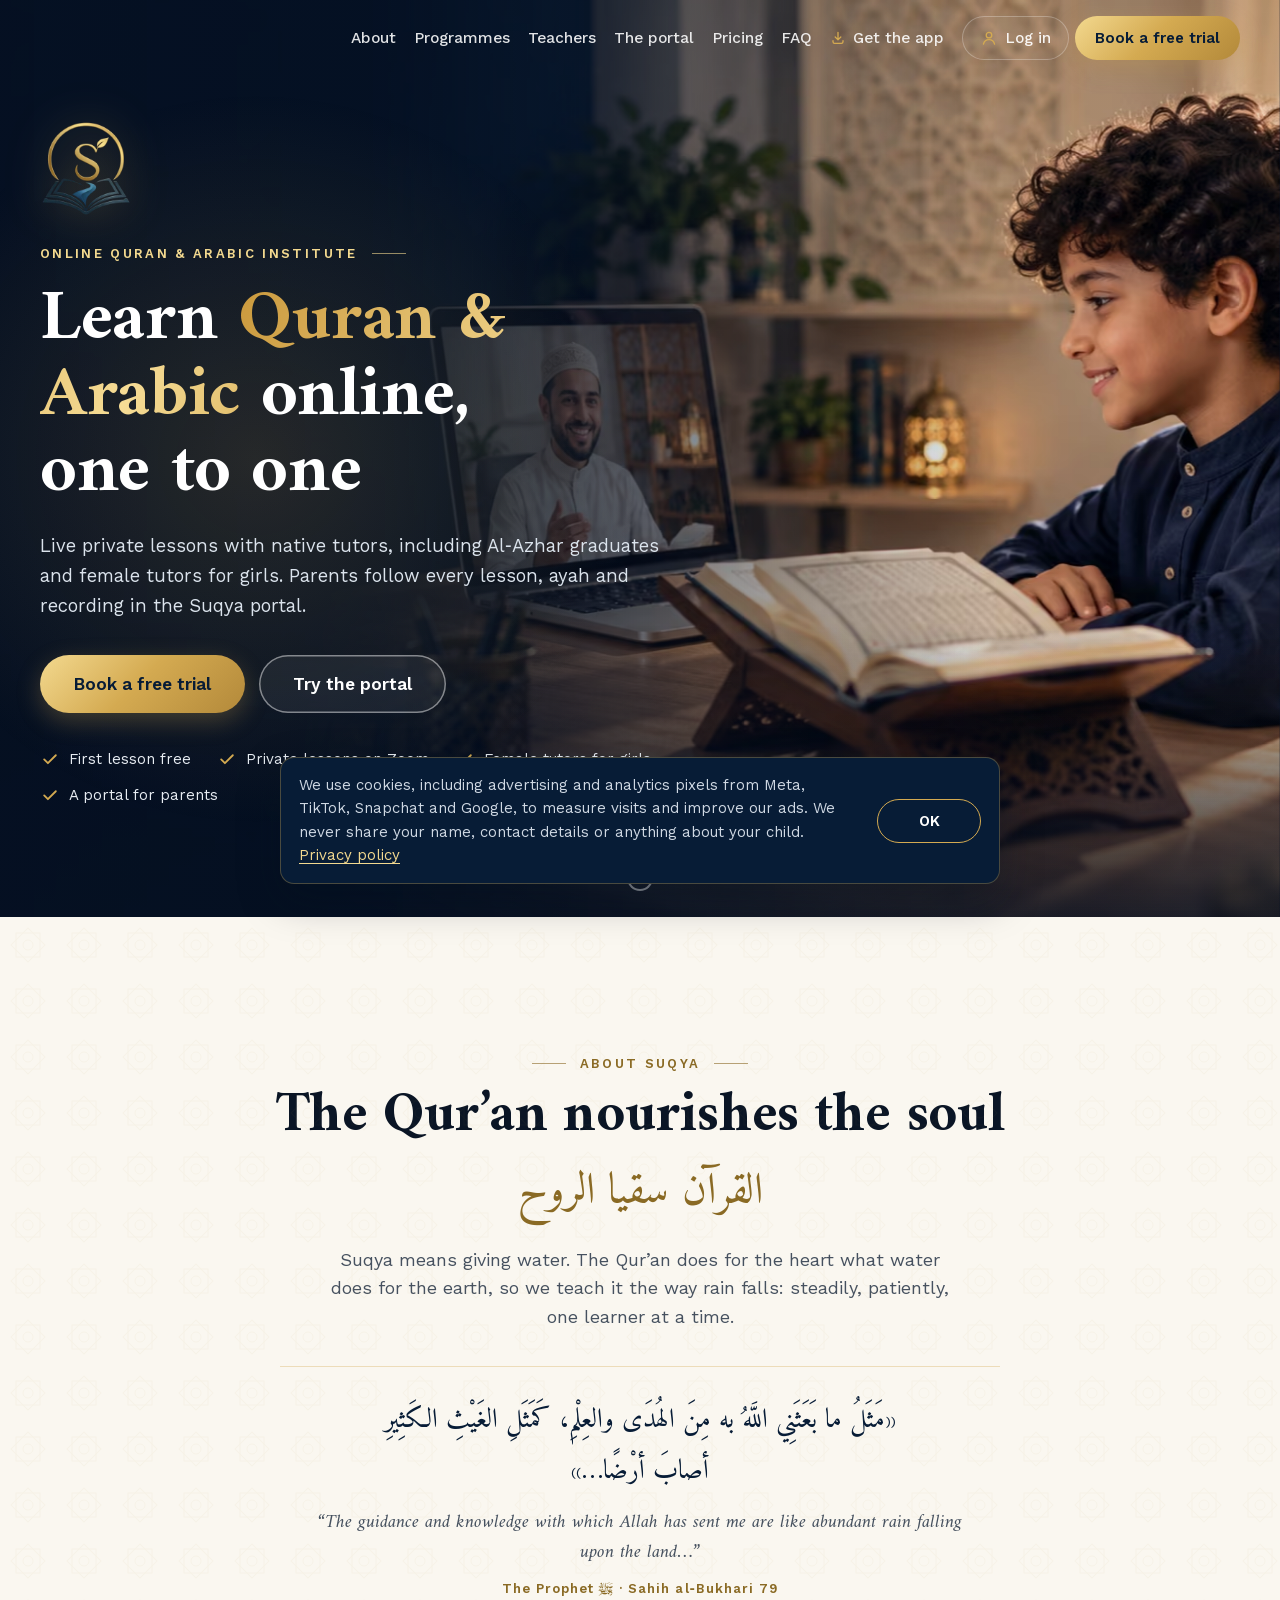
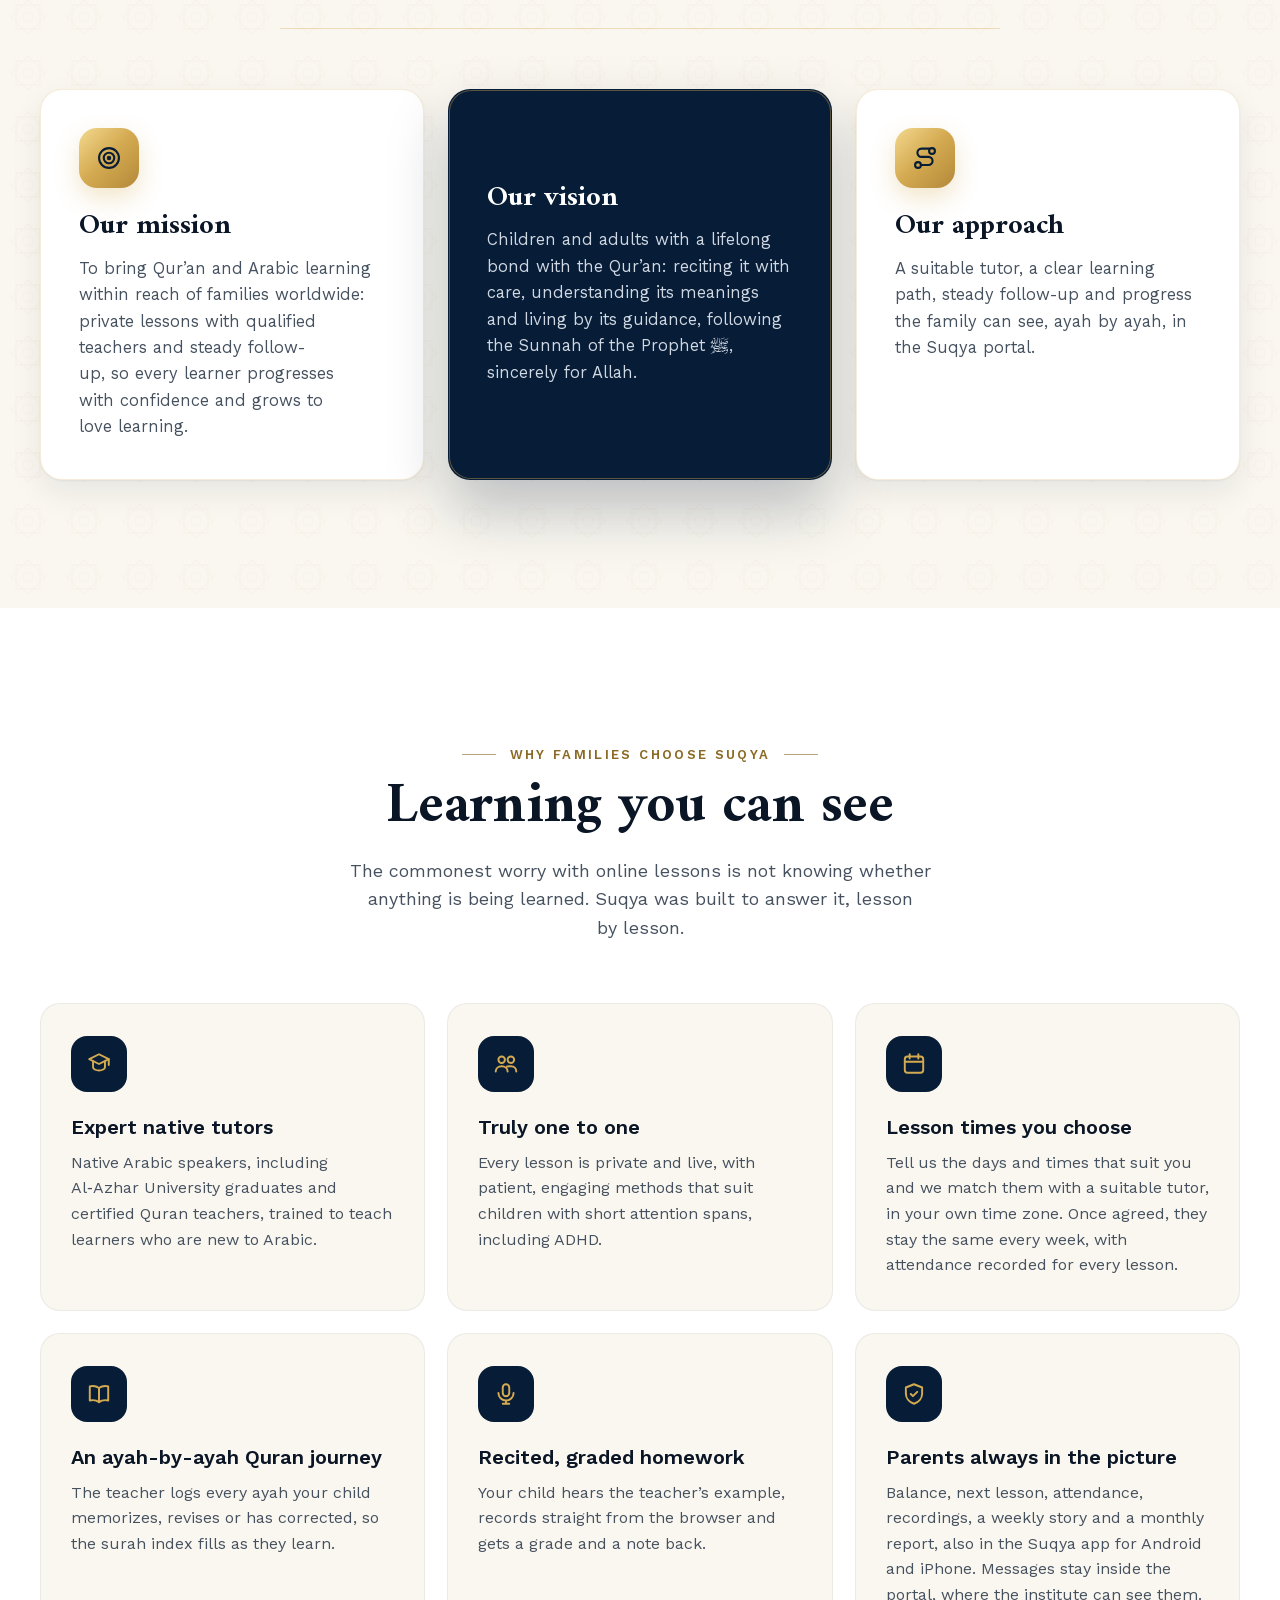
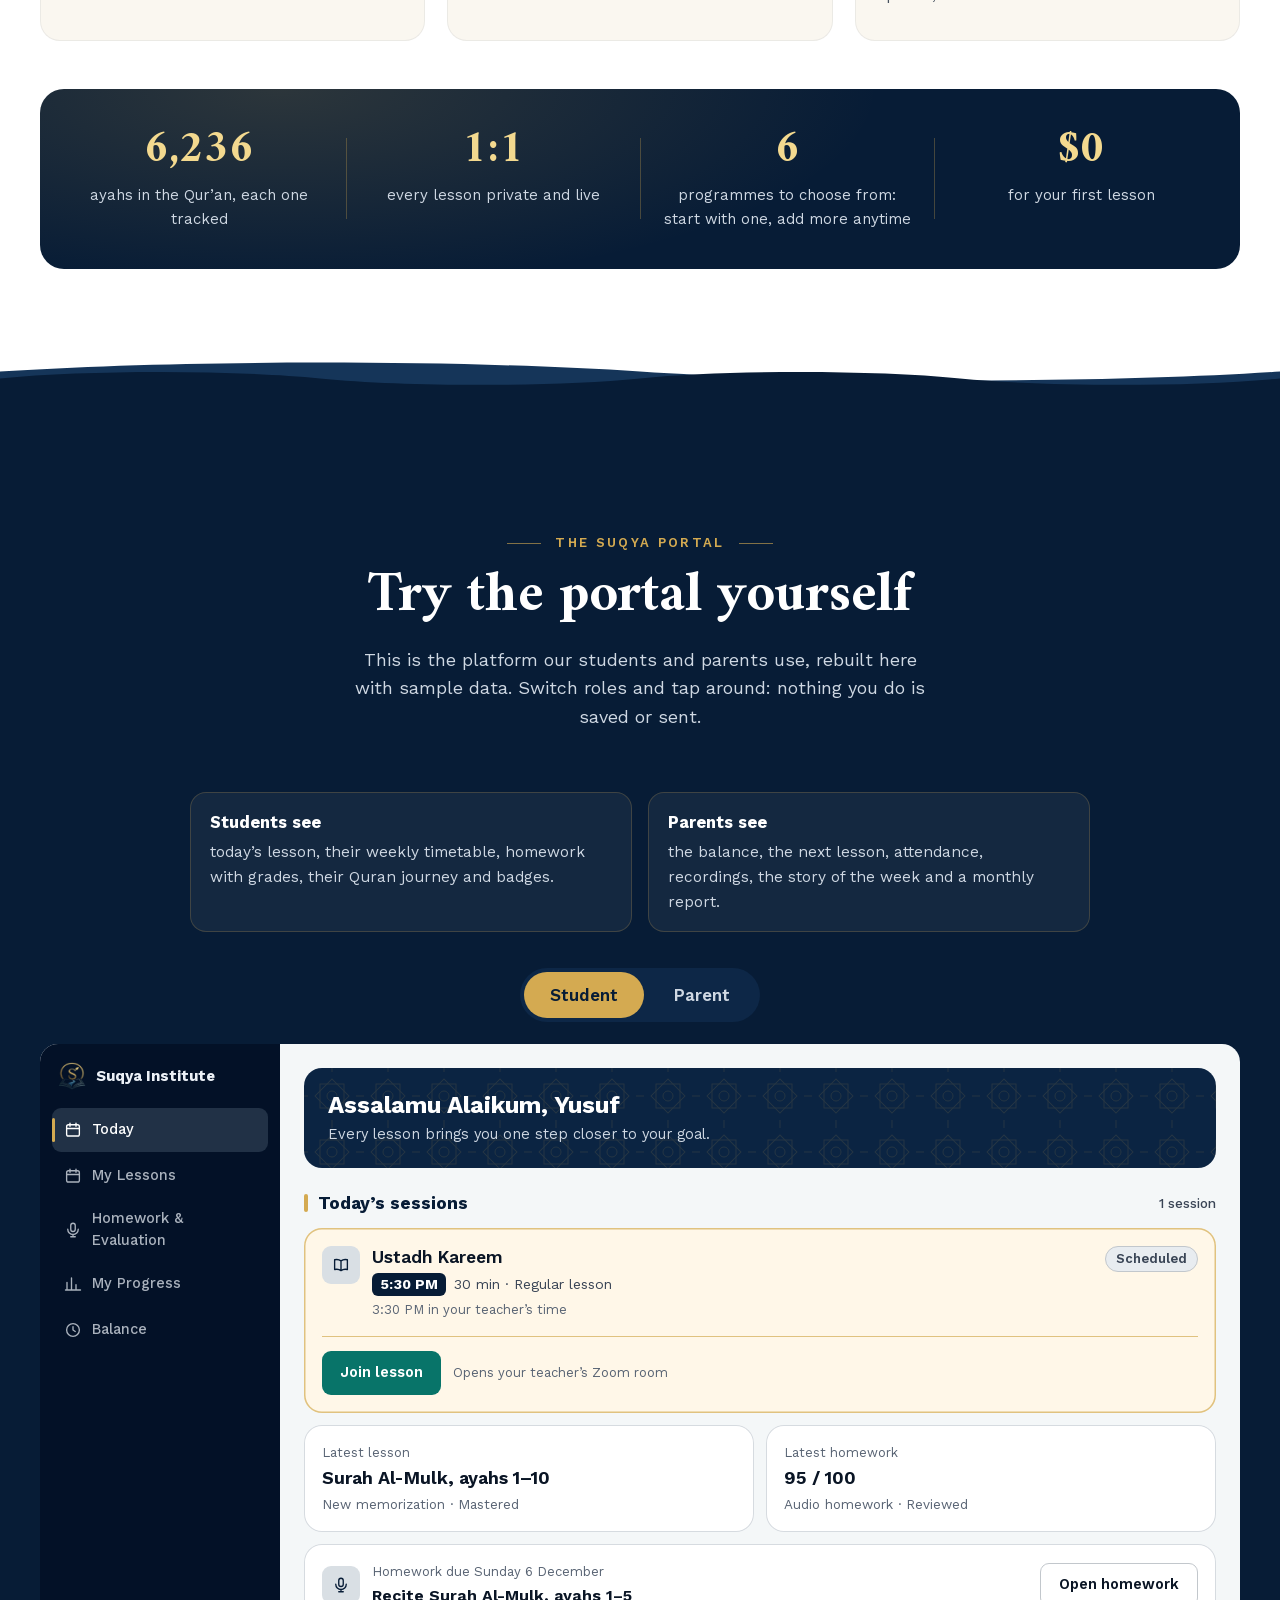
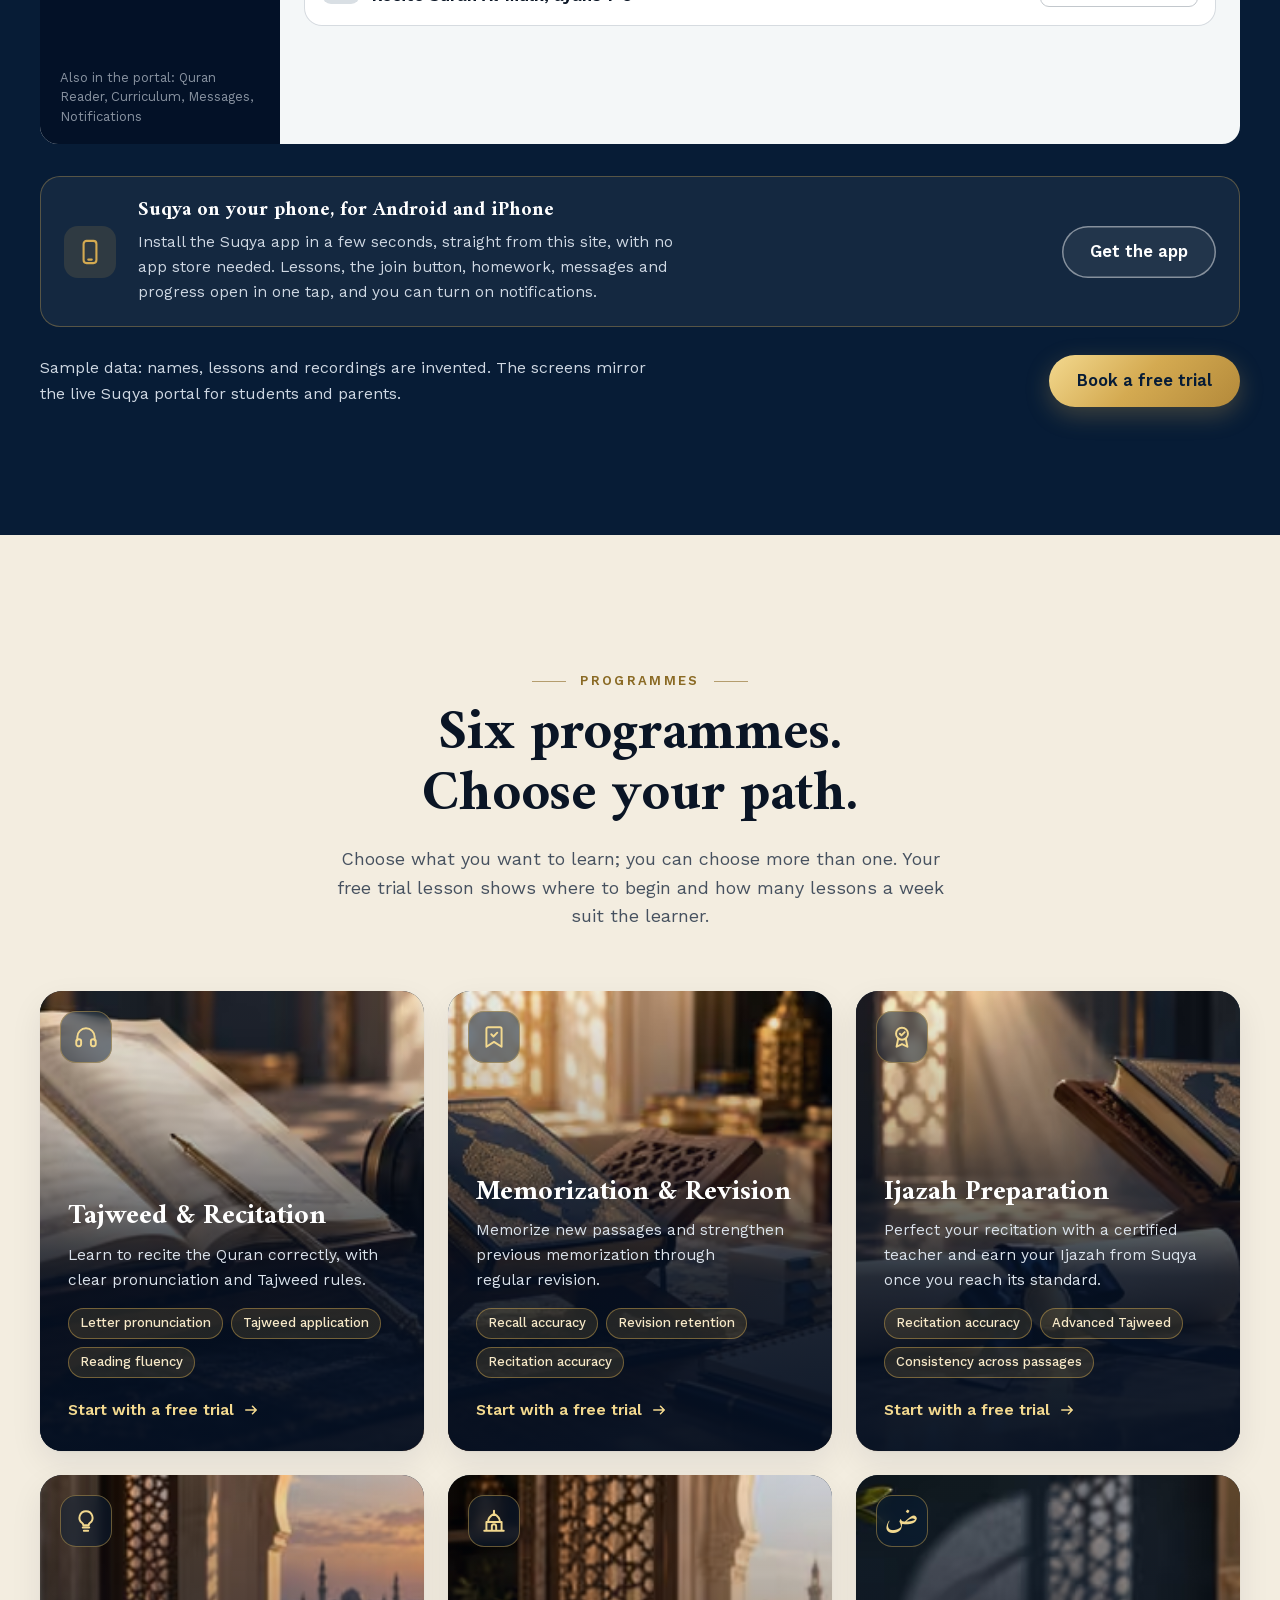
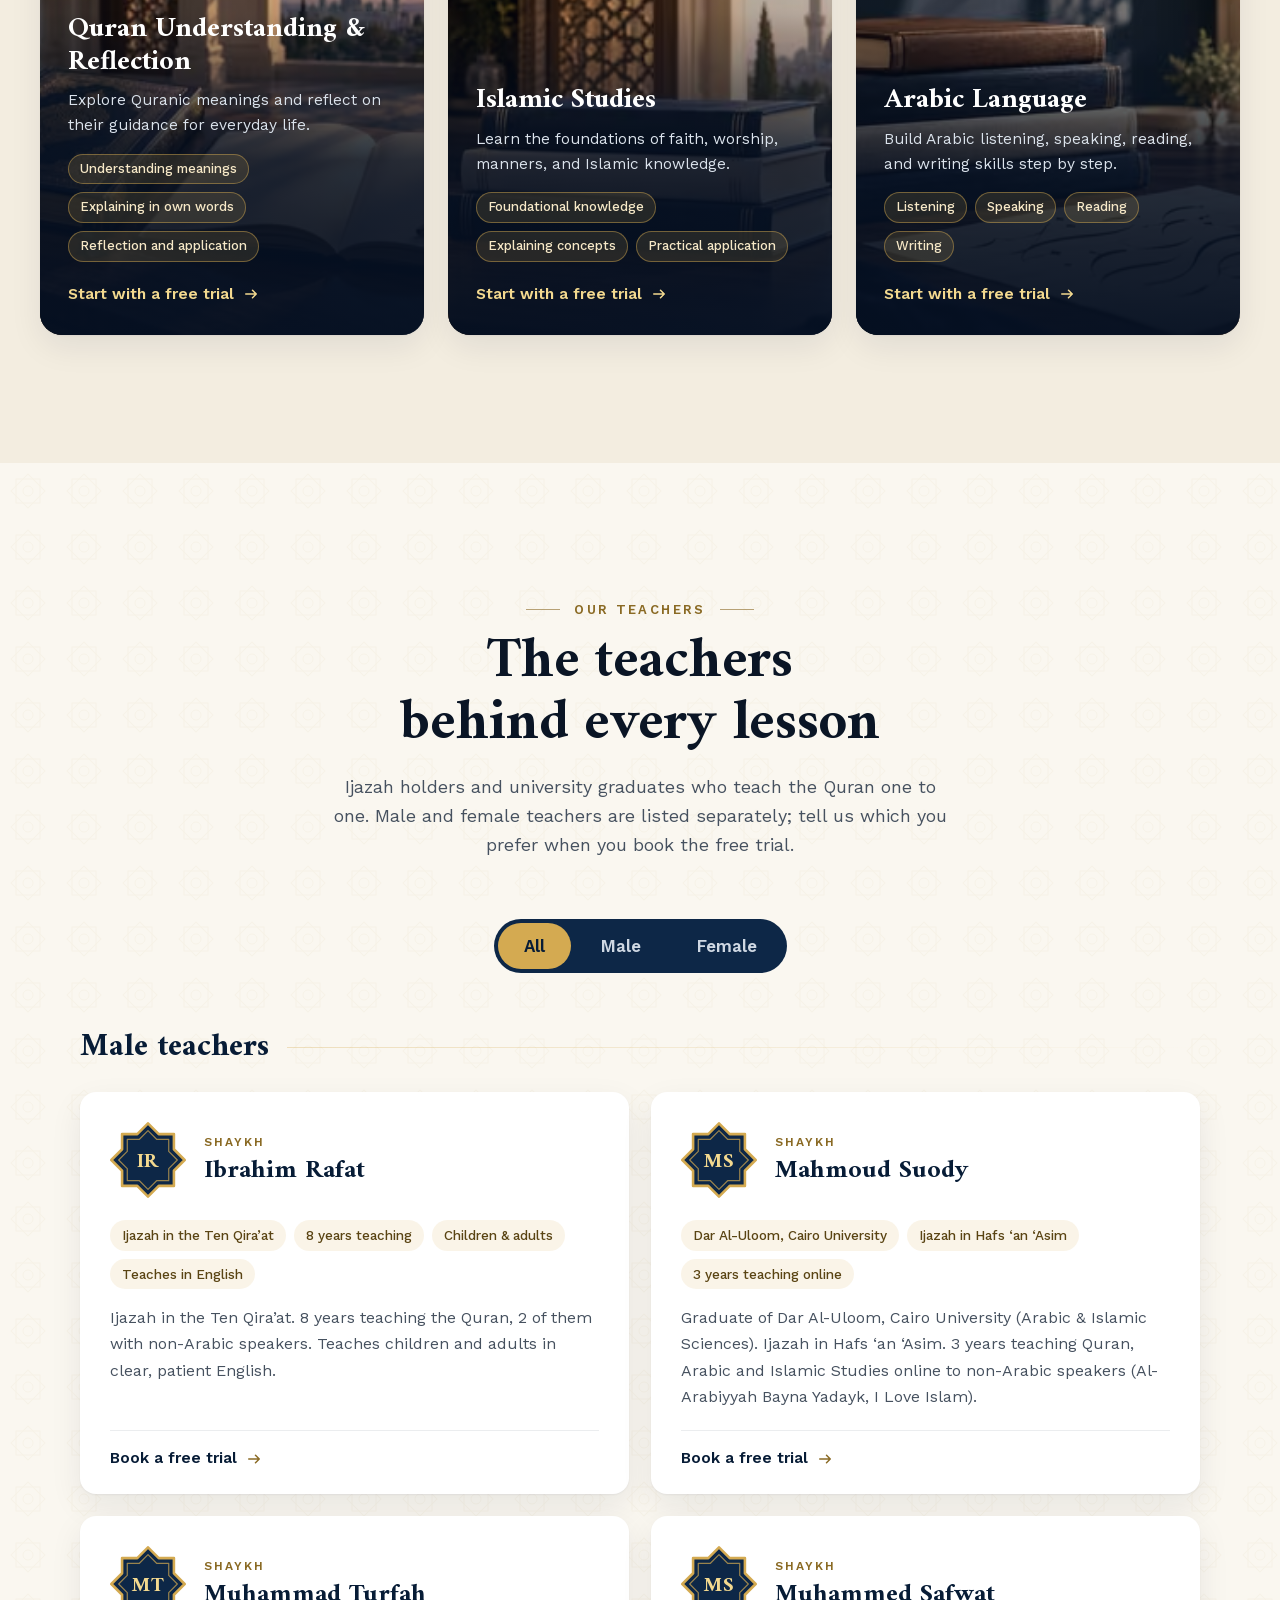
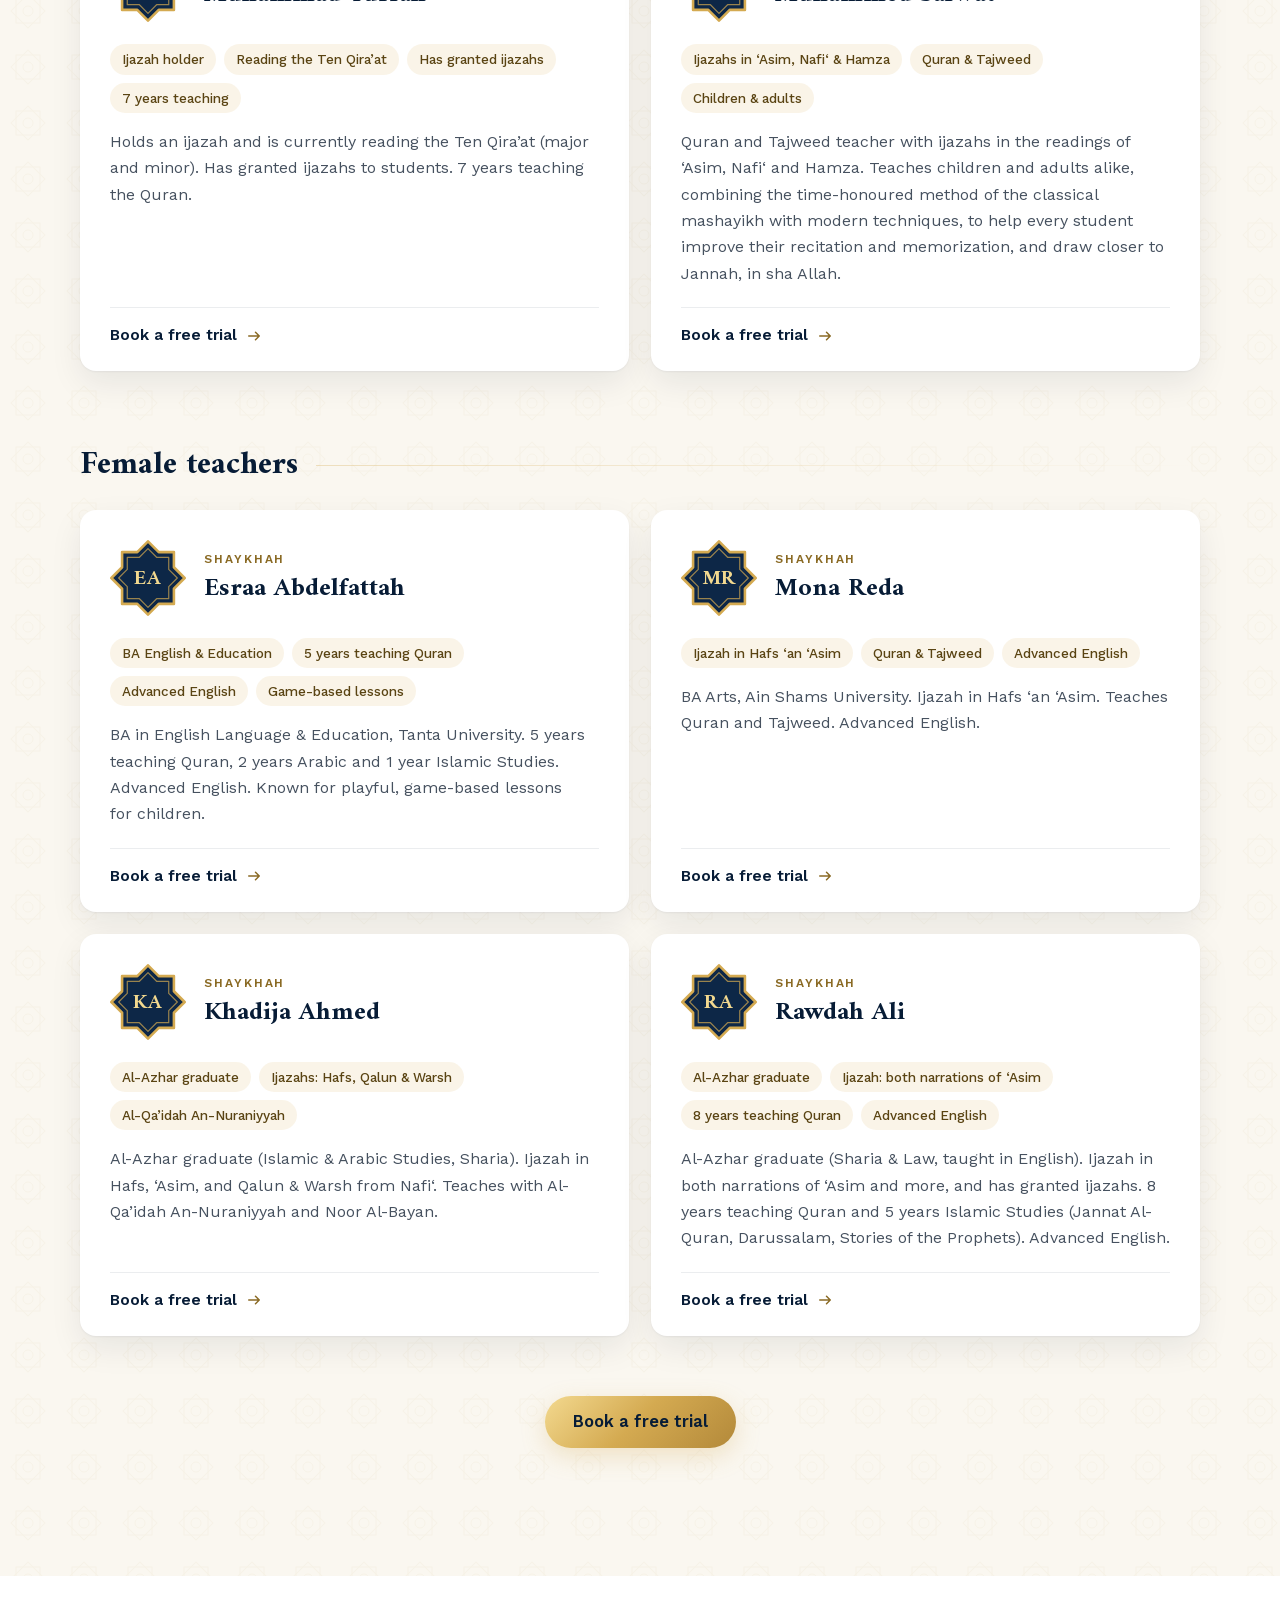
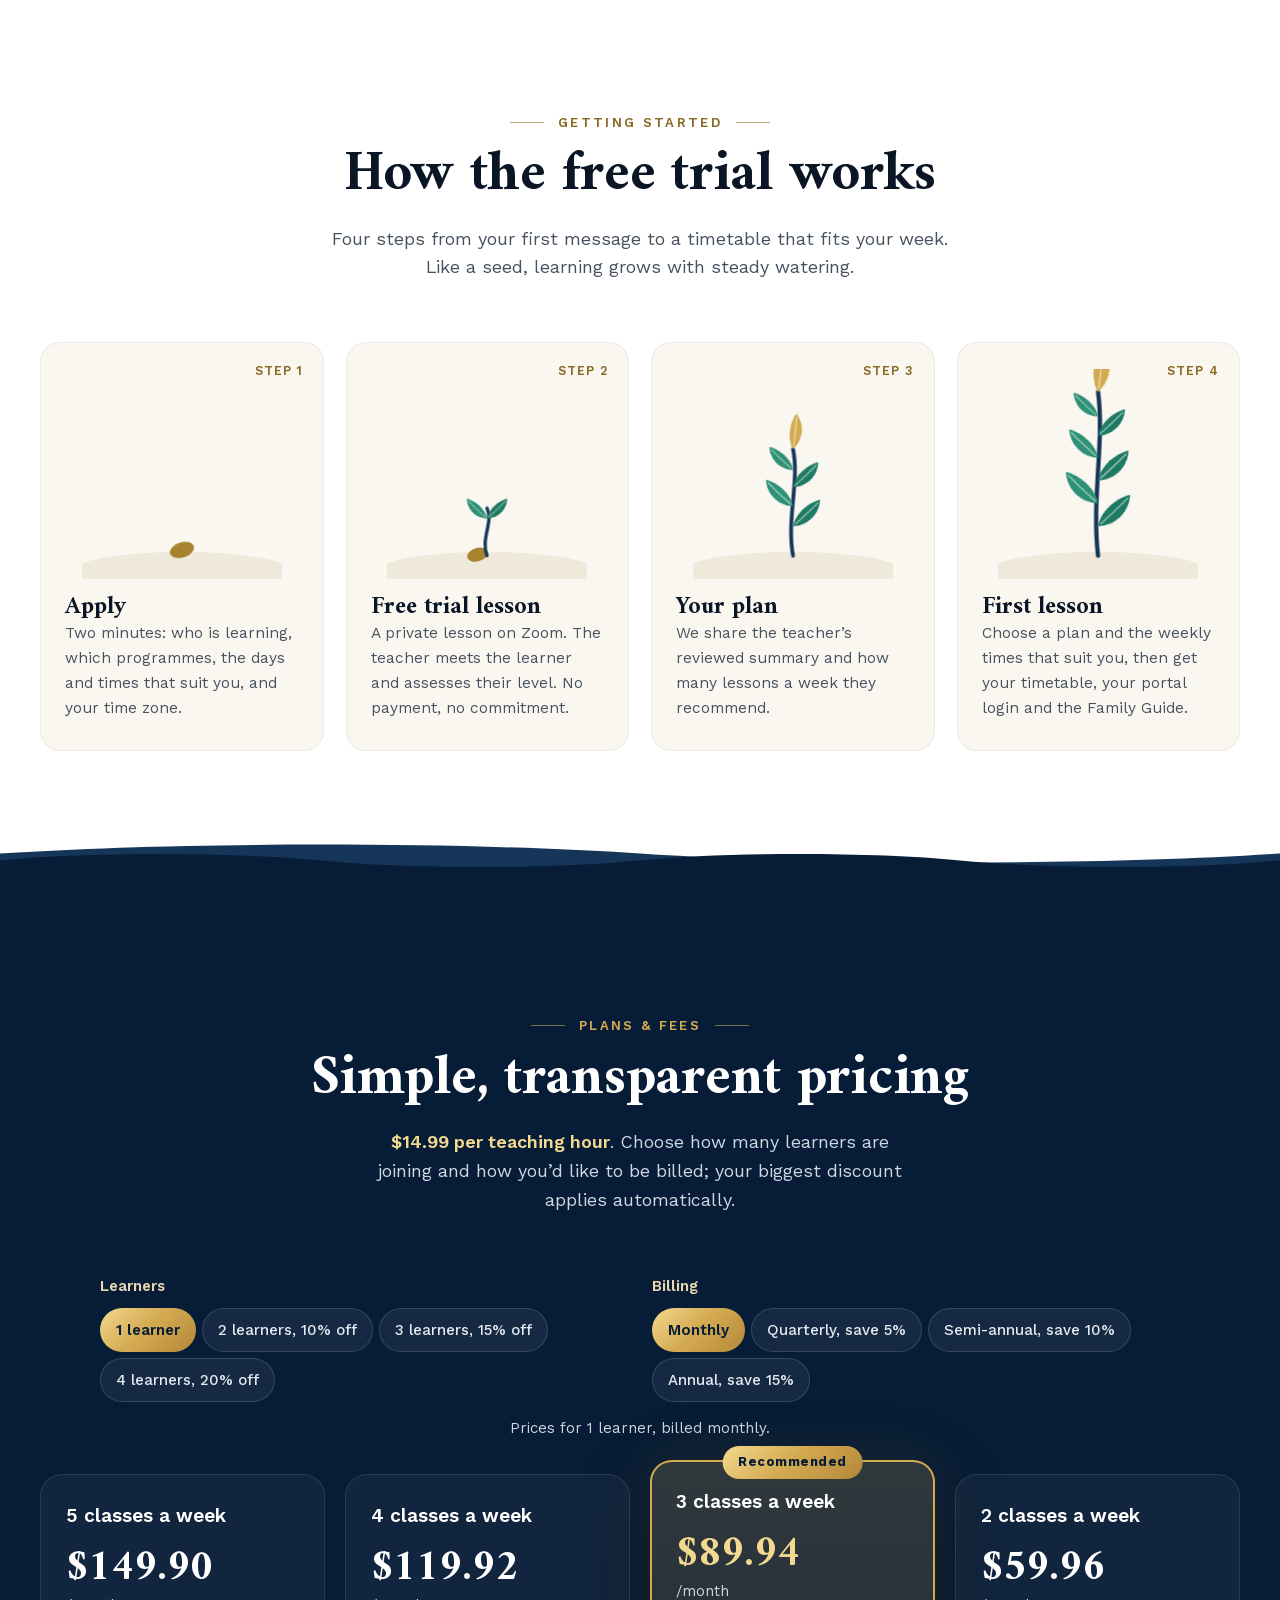
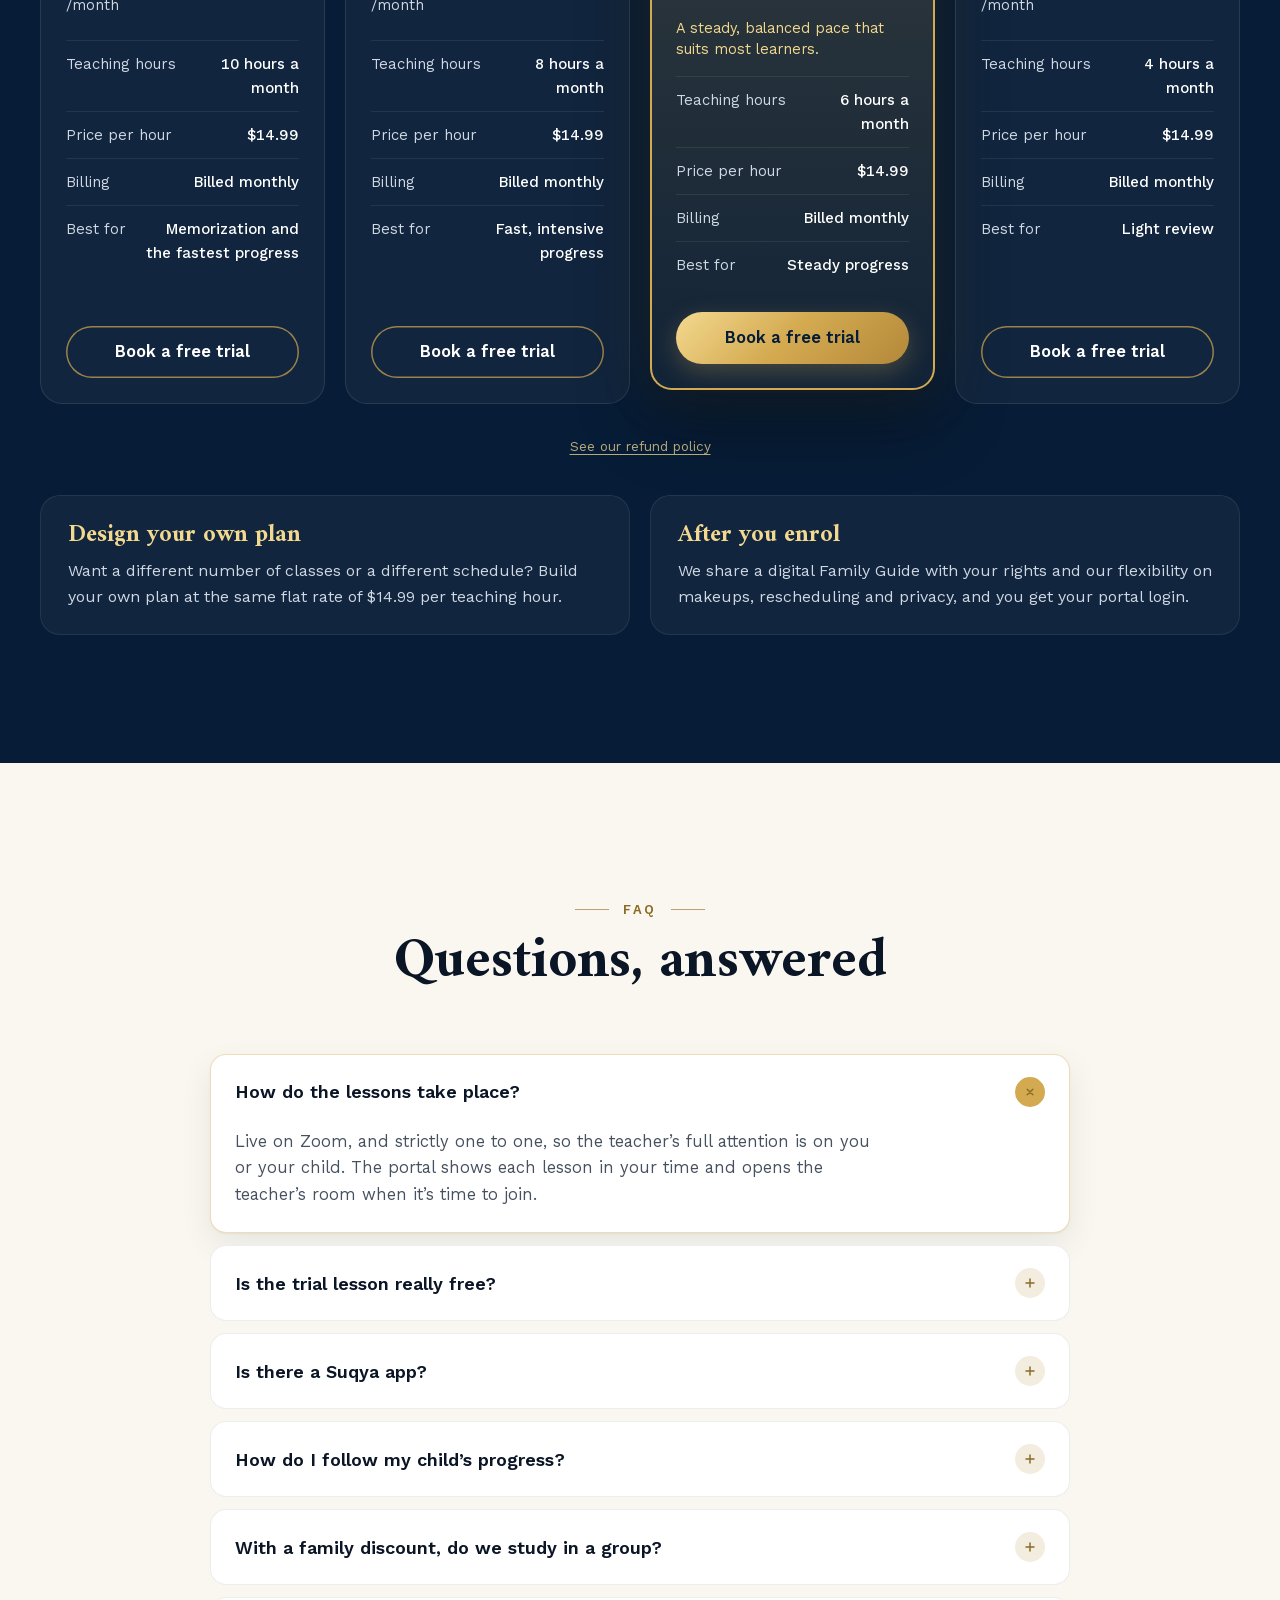
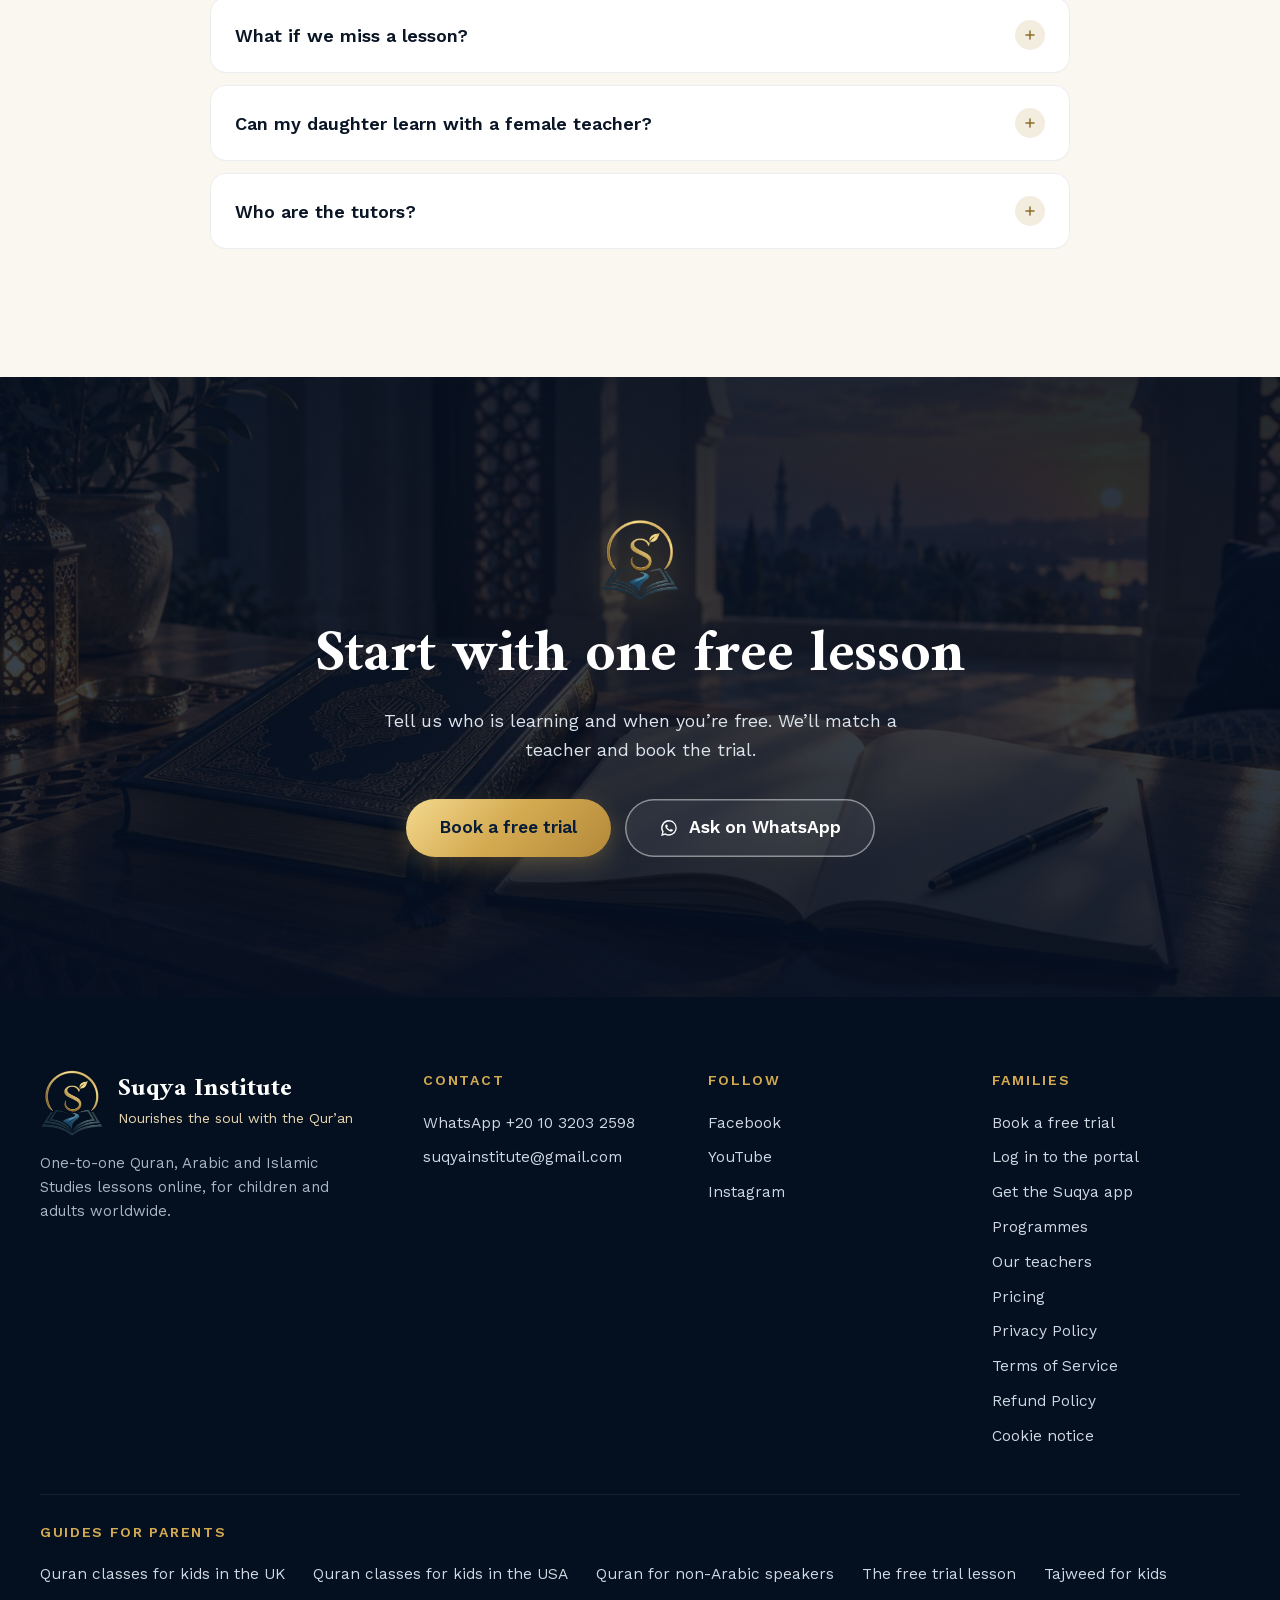
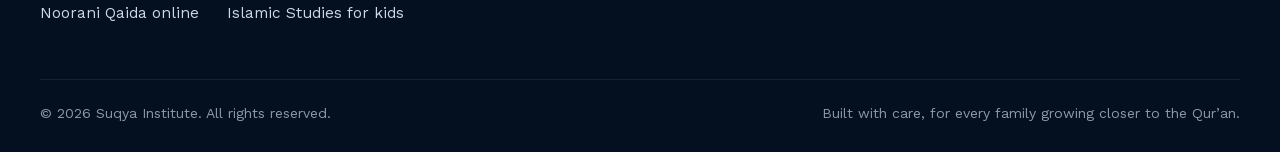
<file: index.html>
<!DOCTYPE html>
<html lang="en">
<head>
<meta charset="UTF-8">
<meta name="viewport" content="width=device-width, initial-scale=1.0">

<!-- The hero photograph is the LCP element: preload the size this screen
     will pick, in AVIF, ahead of the stylesheet. -->
<link rel="preload" as="image" type="image/avif" fetchpriority="high" media="(max-width: 700px)"
      imagesrcset="/assets/hero-m-480.2fedef35.avif 480w, /assets/hero-m-800.efd1d75d.avif 800w" imagesizes="100vw">
<link rel="preload" as="image" type="image/avif" fetchpriority="high" media="(min-width: 701px)"
      imagesrcset="/assets/hero-640.5000eb05.avif 640w, /assets/hero-1024.be4d3ff1.avif 1024w, /assets/hero-1590.82241adb.avif 1590w" imagesizes="100vw">

<title>Suqya Institute — Online Quran Academy, 1-on-1 Lessons</title>
<meta name="description" content="Suqya Institute is an online Quran academy: live one-to-one Quran and Arabic lessons with male and female teachers, including ijazah holders and Al-Azhar graduates. Parents follow every lesson in the portal. Book a free trial.">
<link rel="canonical" href="https://suqyainstitute.com/">

<meta property="og:type" content="website">
<meta property="og:site_name" content="Suqya Institute">
<meta property="og:title" content="Suqya Institute — Learn Quran & Arabic Online">
<meta property="og:description" content="Live one-to-one Quran and Arabic lessons with qualified native teachers, and a portal where parents follow every lesson, ayah and recording.">
<meta property="og:url" content="https://suqyainstitute.com/">
<meta property="og:image" content="https://suqyainstitute.com/assets/og-cover.f19bcbfd.jpg">
<meta property="og:image:type" content="image/jpeg">
<meta property="og:image:width" content="1200">
<meta property="og:image:height" content="630">
<meta property="og:image:alt" content="Suqya Institute: learn Quran and Arabic online, one to one. A boy smiles at his teacher during an online lesson.">
<meta property="og:locale" content="en_US">

<meta name="twitter:card" content="summary_large_image">
<meta name="twitter:title" content="Suqya Institute — Learn Quran & Arabic Online">
<meta name="twitter:description" content="One-to-one Quran and Arabic lessons online, with a portal for parents.">
<meta name="twitter:image" content="https://suqyainstitute.com/assets/og-cover.f19bcbfd.jpg">
<meta name="twitter:image:alt" content="Suqya Institute: learn Quran and Arabic online, one to one.">

<meta name="application-name" content="Suqya Institute">
<meta name="apple-mobile-web-app-title" content="Suqya">
<meta name="apple-mobile-web-app-capable" content="yes">
<meta name="theme-color" content="#071c36">

<link rel="icon" href="/favicon.ico?v=20261105" sizes="48x48">
<link rel="icon" type="image/png" sizes="48x48" href="/favicon-48x48.png?v=20261105">
<link rel="icon" type="image/png" sizes="96x96" href="/favicon-96x96.png?v=20261105">
<link rel="icon" type="image/png" sizes="192x192" href="/favicon-192x192.png?v=20261105">
<link rel="apple-touch-icon" sizes="180x180" href="/apple-touch-icon.png?v=20261105">
<link rel="manifest" href="/site.webmanifest">

<script type="application/ld+json">
{
  "@context": "https://schema.org",
  "@type": "EducationalOrganization",
  "name": "Suqya Institute",
  "url": "https://suqyainstitute.com/",
  "logo": "https://suqyainstitute.com/assets/suqya-logo.84f7200a.jpg",
  "image": "https://suqyainstitute.com/assets/suqya-logo.84f7200a.jpg",
  "description": "Live one-to-one Quran and Arabic lessons online with native tutors, including Al-Azhar graduates, for children and adults.",
  "email": "suqyainstitute@gmail.com",
  "areaServed": "Worldwide",
  "knowsLanguage": ["en", "ar"],
  "knowsAbout": ["Quran recitation", "Tajweed", "Quran memorization", "Ijazah", "Quran understanding and reflection", "Islamic Studies", "Arabic language"],
  "contactPoint": {
    "@type": "ContactPoint",
    "contactType": "admissions",
    "telephone": "+20-10-3203-2598",
    "email": "suqyainstitute@gmail.com",
    "availableLanguage": ["English", "Arabic"]
  },
  "sameAs": [
    "https://www.facebook.com/share/14gMNzaa5es/",
    "https://www.youtube.com/@syqyainstitute",
    "https://www.instagram.com/suqyainst"
  ]
}
</script>

<script type="application/ld+json">
{
  "@context": "https://schema.org",
  "@type": "WebSite",
  "name": "Suqya Institute",
  "alternateName": "Suqya",
  "url": "https://suqyainstitute.com/",
  "publisher": {
    "@type": "EducationalOrganization",
    "name": "Suqya Institute",
    "logo": "https://suqyainstitute.com/assets/suqya-logo.84f7200a.jpg"
  }
}
</script>

<script type="application/ld+json">
{
  "@context": "https://schema.org",
  "@type": "FAQPage",
  "mainEntity": [
    {"@type": "Question", "name": "How do the lessons take place?", "acceptedAnswer": {"@type": "Answer", "text": "Live on Zoom, and strictly one to one, so the teacher’s full attention is on you or your child. The portal shows each lesson in your time and opens the teacher’s room when it’s time to join."}},
    {"@type": "Question", "name": "Is the trial lesson really free?", "acceptedAnswer": {"@type": "Answer", "text": "Yes. There is no payment and no commitment. The trial lets the teacher assess the learner’s level and lets you experience the teaching before deciding anything."}},
    {"@type": "Question", "name": "Is there a Suqya app?", "acceptedAnswer": {"@type": "Answer", "text": "Yes. The Suqya portal installs as an app on Android and iPhone, with no app store needed: tap Get the app, which opens the Suqya portal sign-in page where the install button is. Students and parents then open lessons, homework, messages and progress from the icon on their home screen."}},
    {"@type": "Question", "name": "How do I follow my child’s progress?", "acceptedAnswer": {"@type": "Answer", "text": "Parents get their own login to the Suqya portal: the next lesson, the remaining balance, attendance and homework over the last 30 days, the Quran journey ayah by ayah, your child’s recordings, the teacher’s story of the week and a monthly learning report."}},
    {"@type": "Question", "name": "With a family discount, do we study in a group?", "acceptedAnswer": {"@type": "Answer", "text": "No. Family and friends discounts only lower the price. Every learner keeps a private timetable, their own plan and a dedicated teacher; every lesson stays one to one."}},
    {"@type": "Question", "name": "What if we miss a lesson?", "acceptedAnswer": {"@type": "Answer", "text": "Life happens. Tell us at least 24 hours before and the lesson’s time stays in your balance. The Family Guide, shared when you enrol, explains makeups and emergencies in full."}},
    {"@type": "Question", "name": "Can my daughter learn with a female teacher?", "acceptedAnswer": {"@type": "Answer", "text": "Yes. Qualified female teachers teach girls, sisters and young children. Just let us know when we arrange the trial."}},
    {"@type": "Question", "name": "Who are the tutors?", "acceptedAnswer": {"@type": "Answer", "text": "Native Arabic speakers, including Al-Azhar University graduates and certified Quran teachers, trained to teach non-native speakers and to keep lessons patient and engaging for children, including children with ADHD."}}
  ]
}
</script>

<link rel="stylesheet" href="/assets/styles.4ee29c35.css">
<!-- Amiri's Arabic subsets (about 108 KB) stay inert until the visitor
     starts to move or nears the first Arabic word; app.js switches the
     media to "all". <noscript> keeps them for a visitor without script. -->
<link rel="stylesheet" href="/assets/fonts-deferred.9949c3ed.css" media="print" data-late-css>
<noscript><link rel="stylesheet" href="/assets/fonts-deferred.9949c3ed.css"></noscript>
<script src="/assets/app.d94c4a18.js" defer></script>
<!-- Google Analytics 4: injected from an idle callback after the load
     event, so it never competes with the first screen. -->
<script src="/assets/analytics.34a5790d.js" defer></script>
<script src="https://app.suqyainstitute.com/ad-pixels-loader.js" defer></script>
</head>
<body>
<svg aria-hidden="true" focusable="false" width="0" height="0" class="defs" xmlns="http://www.w3.org/2000/svg">
  <defs>
    <pattern id="lattice" width="56" height="56" patternUnits="userSpaceOnUse">
      <g fill="none" stroke="#d4aa51" stroke-width="1">
        <rect x="16" y="16" width="24" height="24"/>
        <rect x="16" y="16" width="24" height="24" transform="rotate(45 28 28)"/>
        <circle cx="28" cy="28" r="5"/>
        <path d="M0 28h4M52 28h4M28 0v4M28 52v4"/>
      </g>
    </pattern>
    <symbol id="i-star" viewBox="0 0 44 44"><g><rect x="9" y="9" width="26" height="26"/><rect x="9" y="9" width="26" height="26" transform="rotate(45 22 22)"/></g></symbol>
    <symbol id="i-octa" viewBox="0 0 44 44"><path fill="#0d2747" stroke="#d4aa51" stroke-width="1.5" stroke-linejoin="round" d="M22.00 0.79L28.21 7.00L37.00 7.00L37.00 15.79L43.21 22.00L37.00 28.21L37.00 37.00L28.21 37.00L22.00 43.21L15.79 37.00L7.00 37.00L7.00 28.21L0.79 22.00L7.00 15.79L7.00 7.00L15.79 7.00Z"/><path fill="none" stroke="#d4aa51" stroke-width=".7" stroke-linejoin="round" opacity=".7" d="M22.00 5.03L26.97 10.00L34.00 10.00L34.00 17.03L38.97 22.00L34.00 26.97L34.00 34.00L26.97 34.00L22.00 38.97L17.03 34.00L10.00 34.00L10.00 26.97L5.03 22.00L10.00 17.03L10.00 10.00L17.03 10.00Z"/></symbol>
    <symbol id="i-calendar" viewBox="0 0 24 24"><g fill="none" stroke="currentColor" stroke-width="1.8" stroke-linecap="round" stroke-linejoin="round"><rect x="3.5" y="5" width="17" height="15" rx="2.5"/><path d="M3.5 10h17M8 3v4M16 3v4"/></g></symbol>
    <symbol id="i-book" viewBox="0 0 24 24"><g fill="none" stroke="currentColor" stroke-width="1.8" stroke-linecap="round" stroke-linejoin="round"><path d="M12 6.5C9.5 4.6 6.5 4.3 3.5 5v13c3-.7 6-.4 8.5 1.5 2.5-1.9 5.5-2.2 8.5-1.5V5c-3-.7-6-.4-8.5 1.5Zm0 0v13"/></g></symbol>
    <symbol id="i-mic" viewBox="0 0 24 24"><g fill="none" stroke="currentColor" stroke-width="1.8" stroke-linecap="round" stroke-linejoin="round"><rect x="9" y="3" width="6" height="11" rx="3"/><path d="M5 11a7 7 0 0 0 14 0M12 18v3M9 21h6"/></g></symbol>
    <symbol id="i-chart" viewBox="0 0 24 24"><g fill="none" stroke="currentColor" stroke-width="1.8" stroke-linecap="round" stroke-linejoin="round"><path d="M4 20V10M10 20V4M16 20v-7M22 20H2"/></g></symbol>
    <symbol id="i-clock" viewBox="0 0 24 24"><g fill="none" stroke="currentColor" stroke-width="1.8" stroke-linecap="round"><circle cx="12" cy="12" r="8.5"/><path d="M12 7.5V12l3 2"/></g></symbol>
    <symbol id="i-play" viewBox="0 0 24 24"><path d="M8 5.5v13l11-6.5z" fill="currentColor"/></symbol>
    <symbol id="i-pause" viewBox="0 0 24 24"><path d="M7 5h3.5v14H7zM13.5 5H17v14h-3.5z" fill="currentColor"/></symbol>
    <symbol id="i-check" viewBox="0 0 24 24"><path d="m5 12.5 4.5 4.5L19 7.5" fill="none" stroke="currentColor" stroke-width="2.2" stroke-linecap="round" stroke-linejoin="round"/></symbol>
    <symbol id="i-share" viewBox="0 0 24 24"><g fill="none" stroke="currentColor" stroke-width="1.8" stroke-linecap="round" stroke-linejoin="round"><path d="M12 3v12M7.5 7.5 12 3l4.5 4.5M5 13v6.5h14V13"/></g></symbol>
    <symbol id="i-mail" viewBox="0 0 24 24"><g fill="none" stroke="currentColor" stroke-width="1.8" stroke-linecap="round" stroke-linejoin="round"><rect x="3" y="5.5" width="18" height="13" rx="2.5"/><path d="m4 7 8 6 8-6"/></g></symbol>
    <symbol id="i-users" viewBox="0 0 24 24"><g fill="none" stroke="currentColor" stroke-width="1.8" stroke-linecap="round"><circle cx="9" cy="8.5" r="3.5"/><path d="M2.5 20c0-3.6 2.9-6.5 6.5-6.5s6.5 2.9 6.5 6.5M16 5.2a3.5 3.5 0 0 1 0 6.6M18.5 13.9c1.9 1 3 3.3 3 6.1"/></g></symbol>

    <symbol id="i-target" viewBox="0 0 24 24"><g fill="none" stroke="currentColor" stroke-width="1.8" stroke-linecap="round"><circle cx="12" cy="12" r="8.5"/><circle cx="12" cy="12" r="4.5"/><circle cx="12" cy="12" r="1" fill="currentColor"/></g></symbol>
    <symbol id="i-path" viewBox="0 0 24 24"><g fill="none" stroke="currentColor" stroke-width="1.8" stroke-linecap="round" stroke-linejoin="round"><circle cx="6" cy="18" r="2.5"/><circle cx="18" cy="6" r="2.5"/><path d="M8.5 18H15a3.5 3.5 0 0 0 0-7H9a3.5 3.5 0 0 1 0-7h6.5"/></g></symbol>
    <symbol id="i-tutor" viewBox="0 0 24 24"><g fill="none" stroke="currentColor" stroke-width="1.8" stroke-linecap="round" stroke-linejoin="round"><path d="m12 3 9 4.5-9 4.5-9-4.5L12 3Z"/><path d="M6.5 9.5V15c0 1.5 2.5 3 5.5 3s5.5-1.5 5.5-3V9.5M21 7.5V13"/></g></symbol>
    <symbol id="i-one" viewBox="0 0 24 24"><g fill="none" stroke="currentColor" stroke-width="1.8" stroke-linecap="round" stroke-linejoin="round"><circle cx="8" cy="8" r="3"/><circle cx="16.5" cy="8" r="3"/><path d="M2.5 19c0-3 2.5-5 5.5-5s5.5 2 5.5 5M13 14.3c1-.2 2.2-.3 3.5-.3 3 0 5 2 5 5"/></g></symbol>
    <symbol id="i-headphones" viewBox="0 0 24 24"><g fill="none" stroke="currentColor" stroke-width="1.8" stroke-linecap="round" stroke-linejoin="round"><path d="M4 15v-3a8 8 0 0 1 16 0v3"/><rect x="3" y="14" width="4.5" height="6.5" rx="2"/><rect x="16.5" y="14" width="4.5" height="6.5" rx="2"/></g></symbol>
    <symbol id="i-bookmark" viewBox="0 0 24 24"><g fill="none" stroke="currentColor" stroke-width="1.8" stroke-linecap="round" stroke-linejoin="round"><path d="M5 4.5A1.5 1.5 0 0 1 6.5 3h11A1.5 1.5 0 0 1 19 4.5V21l-7-4.5L5 21V4.5Z"/><path d="m9.5 9.5 2 2 3.5-3.5"/></g></symbol>
    <symbol id="i-scroll" viewBox="0 0 24 24"><g fill="none" stroke="currentColor" stroke-width="1.8" stroke-linecap="round" stroke-linejoin="round"><circle cx="12" cy="9" r="5.5"/><path d="m8.5 13.5-1.5 7.5 5-2.5 5 2.5-1.5-7.5M10 9l1.5 1.5L14.5 7.5"/></g></symbol>
    <symbol id="i-bulb" viewBox="0 0 24 24"><g fill="none" stroke="currentColor" stroke-width="1.8" stroke-linecap="round" stroke-linejoin="round"><path d="M9 18h6M10 21h4M12 3a6 6 0 0 0-3.5 10.9c.6.5 1 1.2 1 2V16h5v-.1c0-.8.4-1.5 1-2A6 6 0 0 0 12 3Z"/></g></symbol>
    <symbol id="i-dome" viewBox="0 0 24 24"><g fill="none" stroke="currentColor" stroke-width="1.8" stroke-linecap="round" stroke-linejoin="round"><path d="M3 21h18M5 21v-8h14v8M6.5 13c0-3.5 2.5-6 5.5-7.5 3 1.5 5.5 4 5.5 7.5M12 2.5v3M10 21v-4a2 2 0 0 1 4 0v4"/></g></symbol>
    <symbol id="i-arrow" viewBox="0 0 24 24"><path d="M5 12h14m-5-5 5 5-5 5" fill="none" stroke="currentColor" stroke-width="2" stroke-linecap="round" stroke-linejoin="round"/></symbol>
    <symbol id="i-shield" viewBox="0 0 24 24"><g fill="none" stroke="currentColor" stroke-width="1.8" stroke-linecap="round" stroke-linejoin="round"><path d="M12 3l7.5 3v5.5c0 4.5-3.2 8.2-7.5 9.5-4.3-1.3-7.5-5-7.5-9.5V6L12 3Z"/><path d="m9 12 2 2 4-4"/></g></symbol>
    <symbol id="i-wa" viewBox="0 0 24 24"><path fill="currentColor" d="M12 2.5a9.4 9.4 0 0 0-8.1 14.2L2.5 21.5l4.9-1.3A9.4 9.4 0 1 0 12 2.5Zm0 17.1a7.7 7.7 0 0 1-3.9-1.1l-.3-.2-2.9.8.8-2.8-.2-.3A7.7 7.7 0 1 1 12 19.6Zm4.2-5.7c-.2-.1-1.4-.7-1.6-.8-.2-.1-.4-.1-.5.1l-.7.9c-.1.2-.3.2-.5.1a6.3 6.3 0 0 1-3.1-2.7c-.2-.4.2-.4.7-1.2.1-.2 0-.3 0-.4l-.7-1.7c-.2-.5-.4-.4-.5-.4h-.4a.8.8 0 0 0-.6.3 2.5 2.5 0 0 0-.8 1.9 4.4 4.4 0 0 0 .9 2.3 10 10 0 0 0 3.8 3.4c1.4.6 2 .7 2.7.6.4-.1 1.4-.6 1.6-1.1.2-.5.2-1 .1-1.1l-.4-.3Z"/></symbol>
  </defs>
</svg>

<a class="skip" href="#main">Skip to content</a>

<!-- ============ NAV ============ -->
<header class="nav" id="nav">
  <div class="nav-in">
    <a href="#top" class="brand">
      <img src="/assets/logo-128.de85d0d7.webp" alt="" width="128" height="135" decoding="async">
      <span class="brand-txt"><strong>Suqya Institute</strong><span>Nourishes the soul with the Qur&rsquo;an</span></span>
    </a>
    <nav class="links" id="navLinks" aria-label="Main">
      <a href="#about">About</a>
      <a href="#programmes">Programmes</a>
      <a href="#teachers">Teachers</a>
      <a href="#portal">The portal</a>
      <a href="#pricing">Pricing</a>
      <a href="#faq">FAQ</a>
      <a href="https://app.suqyainstitute.com/login#install-app" class="nav-app"><svg width="16" height="16" viewBox="0 0 24 24" fill="none" stroke="currentColor" stroke-width="2" stroke-linecap="round" stroke-linejoin="round" aria-hidden="true" focusable="false"><path d="M12 3.5v11M7.8 10.6 12 14.8l4.2-4.2"/><path d="M4.5 16v1.6A2.4 2.4 0 0 0 6.9 20h10.2a2.4 2.4 0 0 0 2.4-2.4V16"/></svg> Get the app</a>
    </nav>
    <a href="https://app.suqyainstitute.com/login" class="nav-login"><svg viewBox="0 0 24 24" aria-hidden="true" focusable="false"><circle cx="12" cy="8.2" r="3.7"/><path d="M4.6 20.2c.9-3.9 3.9-6.1 7.4-6.1s6.5 2.2 7.4 6.1"/></svg><span class="nav-login-txt">Log in</span></a>
    <a href="/apply" class="btn btn-gold btn-sm nav-cta">Book a free trial</a>
    <button class="menu" id="menuBtn" type="button" aria-expanded="false" aria-controls="navLinks">
      <span class="menu-lines" aria-hidden="true"><span></span><span></span></span>
      <span class="sr-only">Menu</span>
    </button>
  </div>
</header>

<main id="main">

<!-- ============ HERO ============ -->
<section class="hero" id="top" aria-labelledby="hero-title">
  <picture class="hero-bg">
    <source media="(max-width: 700px)" type="image/avif" srcset="/assets/hero-m-480.2fedef35.avif 480w, /assets/hero-m-800.efd1d75d.avif 800w" sizes="100vw">
    <source media="(max-width: 700px)" type="image/webp" srcset="/assets/hero-m-480.34de5cbe.webp 480w, /assets/hero-m-800.463678ed.webp 800w" sizes="100vw">
    <source type="image/avif" srcset="/assets/hero-640.5000eb05.avif 640w, /assets/hero-1024.be4d3ff1.avif 1024w, /assets/hero-1590.82241adb.avif 1590w" sizes="100vw">
    <source type="image/webp" srcset="/assets/hero-640.835c9ff6.webp 640w, /assets/hero-1024.49ad8516.webp 1024w, /assets/hero-1590.6ea69a39.webp 1590w" sizes="100vw">
    <img src="/assets/hero-1024.49ad8516.webp" alt="A boy smiles at his teacher during a one-to-one online Quran lesson" width="1590" height="941" fetchpriority="high" decoding="async">
  </picture>
  <div class="hero-shade" aria-hidden="true"></div>
  <div class="hero-glow" aria-hidden="true"></div>
  <div class="motes" id="motes" aria-hidden="true"></div>
  <div class="hero-in">
    <div class="hero-copy">
      <img class="hero-logo" src="/assets/logo-256.a197a34b.webp" alt="Suqya Institute" width="256" height="270" decoding="async">
      <p class="eyebrow in">Online Quran &amp; Arabic Institute</p>
      <h1 id="hero-title" class="in">Learn <span class="gold-text">Quran &amp; Arabic</span> online, one&nbsp;to&nbsp;one</h1>
      <p class="hero-lead in">Live private lessons with native tutors, including Al&#8209;Azhar graduates and female tutors for girls. Parents follow every lesson, ayah and recording in the Suqya portal.</p>
      <div class="hero-actions in">
        <a href="/apply" class="btn btn-gold btn-lg">Book a free trial</a>
        <a href="#portal" class="btn btn-ghost btn-lg">Try the portal</a>
      </div>
      <ul class="hero-trust in">
        <li><svg aria-hidden="true"><use href="#i-check"/></svg>First lesson free</li>
        <li><svg aria-hidden="true"><use href="#i-check"/></svg>Private lessons on Zoom</li>
        <li><svg aria-hidden="true"><use href="#i-check"/></svg>Female tutors for girls</li>
        <li><svg aria-hidden="true"><use href="#i-check"/></svg>A portal for parents</li>
      </ul>
    </div>
  </div>
  <a href="#about" class="scroll-cue" aria-label="Scroll to the next section"><span></span></a>
</section>

<!-- ============ ABOUT: who we are, mission, vision, approach ============ -->
<section class="sec about" id="about" aria-labelledby="about-title">
  <div class="wrap">
    <div class="sec-head reveal">
      <p class="eyebrow">About Suqya</p>
      <h2 id="about-title">The Qur&rsquo;an nourishes the soul</h2>
      <p class="ar-motto" lang="ar" dir="rtl">القرآن سقيا الروح</p>
      <p class="lead">Suqya means giving water. The Qur&rsquo;an does for the heart what water does for the earth, so we teach it the way rain falls: steadily, patiently, one learner at a&nbsp;time.</p>
    </div>
    <figure class="hadith reveal">
      <blockquote>
        <p class="hadith-ar" lang="ar" dir="rtl">«مَثَلُ ما بَعَثَنِي اللَّهُ به مِنَ الهُدَى والعِلْمِ، كَمَثَلِ الغَيْثِ الكَثِيرِ أصابَ أرْضًا…»</p>
        <p class="hadith-en">&ldquo;The guidance and knowledge with which Allah has sent me are like abundant rain falling upon the&nbsp;land&hellip;&rdquo;</p>
      </blockquote>
      <figcaption>The Prophet&nbsp;<span class="ar" lang="ar">&#xFDFA;</span> &middot; Sahih al&#8209;Bukhari&nbsp;79</figcaption>
    </figure>
    <div class="mvv">
      <article class="mvv-card reveal">
        <span class="mvv-ico" aria-hidden="true"><svg><use href="#i-target"/></svg></span>
        <h3>Our mission</h3>
        <p>To bring Qur&rsquo;an and Arabic learning within reach of families worldwide: private lessons with qualified teachers and steady follow-up, so every learner progresses with confidence and grows to love learning.</p>
      </article>
      <article class="mvv-card featured reveal">
        <h3>Our vision</h3>
        <p>Children and adults with a lifelong bond with the Qur&rsquo;an: reciting it with care, understanding its meanings and living by its guidance, following the Sunnah of the Prophet&nbsp;<span class="ar" lang="ar">&#xFDFA;</span>, sincerely for Allah.</p>
      </article>
      <article class="mvv-card reveal">
        <span class="mvv-ico" aria-hidden="true"><svg><use href="#i-path"/></svg></span>
        <h3>Our approach</h3>
        <p>A suitable tutor, a clear learning path, steady follow-up and progress the family can see, ayah by ayah, in the Suqya portal.</p>
      </article>
    </div>
  </div>
</section>

<!-- ============ WHY SUQYA ============ -->
<section class="sec why" id="why" aria-labelledby="why-title">
  <div class="wrap">
    <div class="sec-head reveal">
      <p class="eyebrow">Why families choose Suqya</p>
      <h2 id="why-title">Learning you can see</h2>
      <p class="lead">The commonest worry with online lessons is not knowing whether anything is being learned. Suqya was built to answer it, lesson by lesson.</p>
    </div>
    <div class="features">
      <article class="feature reveal"><span class="feature-ico" aria-hidden="true"><svg><use href="#i-tutor"/></svg></span><h3>Expert native tutors</h3><p>Native Arabic speakers, including Al&#8209;Azhar University graduates and certified Quran teachers, trained to teach learners who are new to Arabic.</p></article>
      <article class="feature reveal"><span class="feature-ico" aria-hidden="true"><svg><use href="#i-one"/></svg></span><h3>Truly one to one</h3><p>Every lesson is private and live, with patient, engaging methods that suit children with short attention spans, including ADHD.</p></article>
      <article class="feature reveal"><span class="feature-ico" aria-hidden="true"><svg><use href="#i-calendar"/></svg></span><h3>Lesson times you choose</h3><p>Tell us the days and times that suit you and we match them with a suitable tutor, in your own time zone. Once agreed, they stay the same every week, with attendance recorded for every lesson.</p></article>
      <article class="feature reveal"><span class="feature-ico" aria-hidden="true"><svg><use href="#i-book"/></svg></span><h3>An ayah-by-ayah Quran journey</h3><p>The teacher logs every ayah your child memorizes, revises or has corrected, so the surah index fills as they learn.</p></article>
      <article class="feature reveal"><span class="feature-ico" aria-hidden="true"><svg><use href="#i-mic"/></svg></span><h3>Recited, graded homework</h3><p>Your child hears the teacher&rsquo;s example, records straight from the browser and gets a grade and a note back.</p></article>
      <article class="feature reveal"><span class="feature-ico" aria-hidden="true"><svg><use href="#i-shield"/></svg></span><h3>Parents always in the picture</h3><p>Balance, next lesson, attendance, recordings, a weekly story and a monthly report, also in the Suqya app for Android and iPhone. Messages stay inside the portal, where the institute can see them.</p></article>
    </div>
    <div class="stats reveal">
      <div class="stat"><b data-count="6236">6,236</b><span>ayahs in the Qur&rsquo;an, each one tracked</span></div>
      <div class="stat"><b>1:1</b><span>every lesson private and live</span></div>
      <div class="stat"><b>6</b><span>programmes to choose from: start with one, add more anytime</span></div>
      <div class="stat"><b>$0</b><span>for your first lesson</span></div>
    </div>
  </div>
</section>

<!-- ============ THE PORTAL: the live thing ============ -->
<section class="portal dark" id="portal" aria-labelledby="portal-title">
  <div class="water-edge anim" aria-hidden="true"><svg class="w-back" viewBox="0 0 2880 56" preserveAspectRatio="none" aria-hidden="true" focusable="false"><path d="M0 24C198 10 522 10 720 24C918 38 1242 38 1440 24C1638 10 1962 10 2160 24C2358 38 2682 38 2880 24V56H0Z"/></svg><svg class="w-front" viewBox="0 0 2880 56" preserveAspectRatio="none" aria-hidden="true" focusable="false"><path d="M0 32C99 22 261 22 360 32C459 42 621 42 720 32C819 22 981 22 1080 32C1179 42 1341 42 1440 32C1539 22 1701 22 1800 32C1899 42 2061 42 2160 32C2259 22 2421 22 2520 32C2619 42 2781 42 2880 32V56H0Z"/></svg></div>
  <div class="wrap">
    <div class="sec-head reveal">
      <p class="eyebrow">The Suqya portal</p>
      <h2 id="portal-title">Try the portal yourself</h2>
      <p class="lead">This is the platform our students and parents use, rebuilt here with sample data. Switch roles and tap around: nothing you do is saved or&nbsp;sent.</p>
    </div>
    <ul class="who-sees reveal">
      <li><strong>Students see</strong>today&rsquo;s lesson, their weekly timetable, homework with grades, their Quran journey and badges.</li>
      <li><strong>Parents see</strong>the balance, the next lesson, attendance, recordings, the story of the week and a monthly report.</li>
    </ul>

    <fieldset class="seg reveal" id="roleSwitch">
      <legend class="sr-only">View the portal as</legend>
      <input class="sr-only" type="radio" name="role" id="role-student" value="student" checked>
      <label for="role-student">Student</label>
      <input class="sr-only" type="radio" name="role" id="role-parent" value="parent">
      <label for="role-parent">Parent</label>
    </fieldset>

    <div class="app reveal" data-ui id="app">

      <!-- ================= STUDENT PORTAL ================= -->
      <div class="app-student" id="appStudent">
        <aside class="rail">
          <p class="rail-brand"><img src="/assets/logo-128.de85d0d7.webp" alt="" width="28" height="30" loading="lazy" decoding="async"><span>Suqya Institute</span></p>
          <div class="rail-nav" role="tablist" aria-label="Student portal" aria-orientation="vertical" data-tabs="student">
            <button role="tab" id="st-today" aria-controls="s-today" aria-selected="true" tabindex="0"><svg aria-hidden="true"><use href="#i-calendar"/></svg>Today</button>
            <button role="tab" id="st-lessons" aria-controls="s-lessons" aria-selected="false" tabindex="-1"><svg aria-hidden="true"><use href="#i-calendar"/></svg>My Lessons</button>
            <button role="tab" id="st-homework" aria-controls="s-homework" aria-selected="false" tabindex="-1"><svg aria-hidden="true"><use href="#i-mic"/></svg>Homework &amp; Evaluation</button>
            <button role="tab" id="st-progress" aria-controls="s-progress" aria-selected="false" tabindex="-1"><svg aria-hidden="true"><use href="#i-chart"/></svg>My Progress</button>
            <button role="tab" id="st-balance" aria-controls="s-balance" aria-selected="false" tabindex="-1"><svg aria-hidden="true"><use href="#i-clock"/></svg>Balance</button>
          </div>
          <p class="rail-more">Also in the portal: Quran Reader, Curriculum, Messages, Notifications</p>
        </aside>

        <div class="screen">
          <!-- TODAY -->
          <section class="pnl" id="s-today" role="tabpanel" aria-labelledby="st-today" tabindex="0">
            <div class="band">
              <svg class="lattice" aria-hidden="true" focusable="false"><rect width="100%" height="100%" fill="url(#lattice)"/></svg>
              <p class="band-h">Assalamu Alaikum, Yusuf</p>
              <p class="band-p">Every lesson brings you one step closer to your goal.</p>
            </div>
            <div class="row-h"><h3>Today&rsquo;s sessions</h3><span>1 session</span></div>
            <article class="card card-next">
              <div class="card-top">
                <span class="ico" aria-hidden="true"><svg><use href="#i-book"/></svg></span>
                <div class="card-main">
                  <h4>Ustadh Kareem</h4>
                  <p class="meta"><strong class="time">5:30 PM</strong> 30 min &middot; Regular lesson</p>
                  <p class="meta2">3:30 PM in your teacher&rsquo;s time</p>
                </div>
                <span class="pill">Scheduled</span>
              </div>
              <div class="card-act">
                <button type="button" class="abtn abtn-jade" data-demo="join">Join lesson</button>
                <span class="hint">Opens your teacher&rsquo;s Zoom room</span>
              </div>
            </article>
            <div class="two">
              <div class="card">
                <p class="k">Latest lesson</p>
                <p class="v">Surah Al-Mulk, ayahs 1&ndash;10</p>
                <p class="s">New memorization &middot; Mastered</p>
              </div>
              <div class="card">
                <p class="k">Latest homework</p>
                <p class="v">95 / 100</p>
                <p class="s">Audio homework &middot; Reviewed</p>
              </div>
            </div>
            <div class="card due">
              <span class="ico" aria-hidden="true"><svg><use href="#i-mic"/></svg></span>
              <div class="card-main">
                <p class="k">Homework due <span data-rel-day="2" data-fmt="long">Saturday</span></p>
                <p class="v">Recite Surah Al-Mulk, ayahs 1&ndash;5</p>
              </div>
              <button type="button" class="abtn abtn-quiet" data-goto="st-homework">Open homework</button>
            </div>
          </section>

          <!-- MY LESSONS -->
          <section class="pnl" id="s-lessons" role="tabpanel" aria-labelledby="st-lessons" tabindex="0" hidden>
            <div class="row-h"><h3>My lessons</h3><span>Every week, same time</span></div>
            <ul class="sched">
              <li class="done"><span class="sd" data-rel-day="-5">Sat</span><span class="st">5:30 PM</span><span class="sw">Ustadh Kareem</span><span class="pill pill-ok">Completed</span></li>
              <li class="done"><span class="sd" data-rel-day="-3">Mon</span><span class="st">5:30 PM</span><span class="sw">Ustadh Kareem</span><span class="pill pill-ok">Completed</span></li>
              <li class="today"><span class="sd" data-rel-day="0">Today</span><span class="st">5:30 PM</span><span class="sw">Ustadh Kareem</span><span class="pill">Scheduled</span></li>
              <li><span class="sd" data-rel-day="2">Sat</span><span class="st">5:30 PM</span><span class="sw">Ustadh Kareem</span><button type="button" class="abtn abtn-quiet" data-demo="excuse">Can&rsquo;t attend?</button></li>
              <li><span class="sd" data-rel-day="4">Mon</span><span class="st">5:30 PM</span><span class="sw">Ustadh Kareem</span><button type="button" class="abtn abtn-quiet" data-demo="excuse">Can&rsquo;t attend?</button></li>
              <li><span class="sd" data-rel-day="7">Thu</span><span class="st">5:30 PM</span><span class="sw">Ustadh Kareem</span><button type="button" class="abtn abtn-quiet" data-demo="excuse">Can&rsquo;t attend?</button></li>
            </ul>
            <p class="note">Tell us at least 24 hours before a lesson and its time stays in your balance.</p>
          </section>

          <!-- HOMEWORK -->
          <section class="pnl" id="s-homework" role="tabpanel" aria-labelledby="st-homework" tabindex="0" hidden>
            <div class="row-h"><h3>Audio homework</h3><span class="pill" id="hwStatus">In progress</span></div>
            <article class="card hw">
              <h4>Surah Al-Mulk, ayahs 1&ndash;5</h4>
              <p class="s">Recite after listening to your teacher&rsquo;s example. Due <span data-rel-day="2" data-fmt="long">Saturday</span>.</p>
              <div class="player" data-player="example" data-seconds="42">
                <button type="button" class="pbtn" aria-label="Play the teacher&rsquo;s example"><svg aria-hidden="true"><use href="#i-play"/></svg></button>
                <div class="ptrack"><span class="pfill"></span></div>
                <span class="ptime">0:42</span>
                <span class="plabel">Teacher&rsquo;s example</span>
              </div>
              <div class="rec" id="recorder" data-state="idle">
                <div class="rec-viz" aria-hidden="true"><span></span><span></span><span></span><span></span><span></span><span></span><span></span><span></span><span></span><span></span><span></span><span></span><span></span><span></span><span></span><span></span><span></span><span></span></div>
                <p class="rec-time" aria-live="off"><span class="rec-dot" aria-hidden="true"></span><span id="recClock">0:00</span></p>
                <div class="rec-actions">
                  <button type="button" class="abtn abtn-jade" data-rec="start"><svg aria-hidden="true"><use href="#i-mic"/></svg>Start recording</button>
                  <button type="button" class="abtn abtn-danger" data-rec="stop" hidden>Stop recording</button>
                  <button type="button" class="abtn abtn-quiet" data-rec="again" hidden>Record again</button>
                  <button type="button" class="abtn abtn-jade" data-rec="save" hidden>Save recording</button>
                </div>
                <p class="s rec-help">Live recording only &middot; up to 5 minutes. In this demo, no microphone is used.</p>
              </div>
              <div class="review" id="review" hidden>
                <p class="review-grade"><span>95</span>/100</p>
                <p class="review-note">&ldquo;Clear and calm. Hold the madd in ayah 3 for its full two counts.&rdquo;</p>
                <p class="s">Reviewed by Ustadh Kareem</p>
              </div>
            </article>
            <ul class="hwlist">
              <li><span class="hwk">Written</span><span class="hwt">Noon sakinah and tanween</span><span class="pill pill-ok">Reviewed &middot; 90</span></li>
              <li><span class="hwk">Curriculum</span><span class="hwt">Tajweed, lesson 6</span><span class="pill pill-ok">Done</span></li>
              <li><span class="hwk">Quran</span><span class="hwt">Revise Surah Al-&lsquo;Alaq, 3 times</span><span class="pill">2 of 3</span></li>
            </ul>
          </section>

          <!-- MY PROGRESS -->
          <section class="pnl" id="s-progress" role="tabpanel" aria-labelledby="st-progress" tabindex="0" hidden>
            <div class="row-h">
              <h3>Quran journey</h3>
              <div class="chips" role="group" aria-label="Period" data-period-group>
                <button type="button" aria-pressed="true" data-period="30">Last 30 days</button>
                <button type="button" aria-pressed="false" data-period="90">Last 3 months</button>
                <button type="button" aria-pressed="false" data-period="all">All time</button>
              </div>
            </div>
            <dl class="qstats" data-qstats>
              <div><dt>Ayahs memorized (total)</dt><dd>155</dd></div>
              <div><dt>Surahs complete</dt><dd>21</dd></div>
              <div><dt>New memorization</dt><dd data-stat="new">18</dd></div>
              <div><dt>Ayahs reviewed</dt><dd data-stat="rev">64</dd></div>
              <div><dt>Reading corrections</dt><dd data-stat="cor">5</dd></div>
              <div><dt>Lessons logged</dt><dd data-stat="les">12</dd></div>
            </dl>
            <div class="row-h"><h3>Achievements</h3><span>4 of 8 earned</span></div>
            <ul class="badges">
              <li class="earned"><span class="medal" aria-hidden="true"><svg viewBox="0 0 44 44"><use href="#i-star"/></svg></span><strong>First Step</strong><span>Earned</span></li>
              <li class="earned"><span class="medal" aria-hidden="true"><svg viewBox="0 0 44 44"><use href="#i-star"/></svg></span><strong>First Recording</strong><span>Earned</span></li>
              <li class="earned"><span class="medal" aria-hidden="true"><svg viewBox="0 0 44 44"><use href="#i-star"/></svg></span><strong>On Time</strong><span>Earned</span></li>
              <li class="earned"><span class="medal" aria-hidden="true"><svg viewBox="0 0 44 44"><use href="#i-star"/></svg></span><strong>Steady Learner</strong><span>Earned</span></li>
              <li><span class="medal" aria-hidden="true"><svg viewBox="0 0 44 44"><use href="#i-star"/></svg></span><strong>Practice Champion</strong><span>7 of 10 homeworks</span></li>
              <li><span class="medal" aria-hidden="true"><svg viewBox="0 0 44 44"><use href="#i-star"/></svg></span><strong>Excellent Month</strong><span>Not yet</span></li>
              <li><span class="medal" aria-hidden="true"><svg viewBox="0 0 44 44"><use href="#i-star"/></svg></span><strong>Qur&rsquo;an Milestone</strong><span>Not yet</span></li>
              <li><span class="medal" aria-hidden="true"><svg viewBox="0 0 44 44"><use href="#i-star"/></svg></span><strong>Steady Star</strong><span>Not yet</span></li>
            </ul>
          </section>

          <!-- BALANCE -->
          <section class="pnl" id="s-balance" role="tabpanel" aria-labelledby="st-balance" tabindex="0" hidden>
            <div class="band band-balance">
              <svg class="lattice" aria-hidden="true" focusable="false"><rect width="100%" height="100%" fill="url(#lattice)"/></svg>
              <p class="band-k">Hours balance</p>
              <p class="band-big">9h 30m</p>
              <p class="band-p">About 19 lessons of 30 min</p>
            </div>
            <dl class="kv">
              <div><dt>Package</dt><dd>3 classes a week, 6 hours a month</dd></div>
              <div><dt>Renews</dt><dd data-rel-day="16" data-fmt="long">in 16 days</dd></div>
              <div><dt>Lesson length</dt><dd>30 min</dd></div>
            </dl>
            <div class="card pause">
              <div>
                <p class="k">Travelling or unwell for a while?</p>
                <p class="v">Freeze your balance between two dates</p>
              </div>
              <button type="button" class="abtn abtn-quiet" data-demo="pause">Request a freeze</button>
            </div>
            <p class="note">Your balance is kept in minutes. A lesson excused at least 24 hours ahead keeps its time.</p>
          </section>
        </div>
      </div>

      <!-- ================= PARENT PORTAL ================= -->
      <div class="app-parent" id="appParent" hidden>
        <div class="gtop">
          <p class="gbrand"><img src="/assets/logo-128.de85d0d7.webp" alt="" width="28" height="30" loading="lazy" decoding="async"><span>Suqya Institute</span></p>
          <p class="glinks"><span><svg aria-hidden="true"><use href="#i-users"/></svg>My children</span><span><svg aria-hidden="true"><use href="#i-mail"/></svg>Messages</span></p>
        </div>
        <div class="gmain">
          <div class="gnav">
            <span class="gback">&larr; All children</span>
            <button type="button" class="abtn abtn-quiet" data-demo="report"><svg aria-hidden="true"><use href="#i-calendar"/></svg>Monthly report</button>
          </div>

          <div class="ghero">
            <svg class="lattice" aria-hidden="true" focusable="false"><rect width="100%" height="100%" fill="url(#lattice)"/></svg>
            <div class="mini-id">
              <span class="monogram monogram-lg" aria-hidden="true">Y</span>
              <div>
                <p class="ghero-name">Yusuf Ahmed</p>
                <span class="pill pill-ok">Active</span>
              </div>
            </div>
            <dl class="gstats">
              <div>
                <dt>Lesson balance</dt>
                <dd class="gbig">9.5 h</dd>
                <dd>About 19 lessons of 30 min</dd>
                <dd><button type="button" class="renew" data-demo="renew">Renew subscription</button></dd>
              </div>
              <div>
                <dt>Next lesson</dt>
                <dd class="gbig">Today</dd>
                <dd>5:30 PM</dd>
                <dd class="gsmall">Shown in your time</dd>
              </div>
            </dl>
          </div>

          <div class="gtabs" role="tablist" aria-label="Child sections" data-tabs="parent">
            <button role="tab" id="pt-overview" aria-controls="p-overview" aria-selected="true" tabindex="0">Overview</button>
            <button role="tab" id="pt-quran" aria-controls="p-quran" aria-selected="false" tabindex="-1">Quran &amp; books</button>
            <button role="tab" id="pt-ach" aria-controls="p-ach" aria-selected="false" tabindex="-1">Achievements</button>
            <button role="tab" id="pt-listen" aria-controls="p-listen" aria-selected="false" tabindex="-1">Listen</button>
          </div>

          <!-- OVERVIEW -->
          <section class="pnl" id="p-overview" role="tabpanel" aria-labelledby="pt-overview" tabindex="0">
            <h3 class="gh">Story of the week</h3>
            <div class="gcard gquote">
              <p class="gweek" data-rel-day="-6" data-fmt="week">Week of Fri</p>
              <blockquote>Yusuf recited the first ten ayahs of Surah Al-Mulk from memory today, calmly and without a single prompt. He then asked what the surah is about, and we spent the last minutes on its meaning.</blockquote>
              <p class="s">From your child&rsquo;s teacher</p>
            </div>
            <h3 class="gh">The last 30 days</h3>
            <div class="gcard rings rings-lg">
              <figure class="ring is1">
                <svg viewBox="0 0 80 80" aria-hidden="true" focusable="false"><circle cx="40" cy="40" r="34" class="ring-track"/><circle cx="40" cy="40" r="34" class="ring-bar"/></svg>
                <span class="ring-num">100%</span>
                <figcaption><strong>Attendance</strong><span>12 of 12 lessons attended</span></figcaption>
              </figure>
              <figure class="ring is2">
                <svg viewBox="0 0 80 80" aria-hidden="true" focusable="false"><circle cx="40" cy="40" r="34" class="ring-track"/><circle cx="40" cy="40" r="34" class="ring-bar"/></svg>
                <span class="ring-num">92%</span>
                <figcaption><strong>Homework done</strong><span>11 of 12 tasks</span></figcaption>
              </figure>
            </div>
            <div class="gtip">
              <svg viewBox="0 0 44 44" aria-hidden="true" focusable="false"><use href="#i-star"/></svg>
              <div>
                <p class="gtip-h">How to help today</p>
                <p class="gtip-t">Listen together to the surah your child is memorizing, once before bed.</p>
              </div>
            </div>
          </section>

          <!-- QURAN & BOOKS -->
          <section class="pnl" id="p-quran" role="tabpanel" aria-labelledby="pt-quran" tabindex="0" hidden>
            <h3 class="gh">Quran journey</h3>
            <dl class="qstats">
              <div><dt>Ayahs memorized (total)</dt><dd>155</dd></div>
              <div><dt>Surahs complete</dt><dd>21</dd></div>
              <div><dt>New memorization</dt><dd>18</dd></div>
              <div><dt>Ayahs reviewed</dt><dd>64</dd></div>
              <div><dt>Reading corrections</dt><dd>5</dd></div>
              <div><dt>Lessons logged</dt><dd>12</dd></div>
            </dl>
            <h3 class="gh">Curricula</h3>
            <ul class="books">
              <li><span class="book-cover book-tajweed" aria-hidden="true"></span><div><strong>Tajweed &middot; Beginners</strong><span>7 of 39 lessons complete</span><span class="sbar is3"></span></div></li>
              <li><span class="book-cover" aria-hidden="true"></span><div><strong>Islamic Studies &middot; Grade 1</strong><span>3 of 31 lessons complete</span><span class="sbar is4"></span></div></li>
            </ul>
          </section>

          <!-- ACHIEVEMENTS -->
          <section class="pnl" id="p-ach" role="tabpanel" aria-labelledby="pt-ach" tabindex="0" hidden>
            <h3 class="gh">Achievements to celebrate</h3>
            <ul class="ach">
              <li><span class="medal earned" aria-hidden="true"><svg viewBox="0 0 44 44"><use href="#i-star"/></svg></span><div><strong>Surah Al-&lsquo;Alaq memorized</strong><span>All 19 ayahs</span></div><button type="button" class="abtn abtn-quiet" data-share="Surah Al-&lsquo;Alaq memorized"><svg aria-hidden="true"><use href="#i-share"/></svg>Share</button></li>
              <li><span class="medal earned" aria-hidden="true"><svg viewBox="0 0 44 44"><use href="#i-star"/></svg></span><div><strong>Surah At-Tin memorized</strong><span>All 8 ayahs</span></div><button type="button" class="abtn abtn-quiet" data-share="Surah At-Tin memorized"><svg aria-hidden="true"><use href="#i-share"/></svg>Share</button></li>
              <li><span class="medal earned" aria-hidden="true"><svg viewBox="0 0 44 44"><use href="#i-star"/></svg></span><div><strong>Badge: On Time</strong><span>Ten lessons joined on time in a row</span></div><button type="button" class="abtn abtn-quiet" data-share="Badge earned: On Time"><svg aria-hidden="true"><use href="#i-share"/></svg>Share</button></li>
            </ul>
          </section>

          <!-- LISTEN -->
          <section class="pnl" id="p-listen" role="tabpanel" aria-labelledby="pt-listen" tabindex="0" hidden>
            <h3 class="gh">Listen to Yusuf</h3>
            <ul class="recs">
              <li><div class="player" data-player="r1" data-seconds="38"><button type="button" class="pbtn" aria-label="Play Surah Al-Mulk, ayahs 1 to 5"><svg aria-hidden="true"><use href="#i-play"/></svg></button><div class="ptrack"><span class="pfill"></span></div><span class="ptime">0:38</span><span class="plabel">Surah Al-Mulk, ayahs 1&ndash;5 &middot; saved <span data-rel-day="-1" data-fmt="weekday">yesterday</span></span></div></li>
              <li><div class="player" data-player="r2" data-seconds="51"><button type="button" class="pbtn" aria-label="Play Surah Al-Alaq"><svg aria-hidden="true"><use href="#i-play"/></svg></button><div class="ptrack"><span class="pfill"></span></div><span class="ptime">0:51</span><span class="plabel">Surah Al-&lsquo;Alaq &middot; saved <span data-rel-day="-9" data-fmt="weekday">last week</span></span></div></li>
              <li><div class="player" data-player="r3" data-seconds="24"><button type="button" class="pbtn" aria-label="Play Surah At-Tin"><svg aria-hidden="true"><use href="#i-play"/></svg></button><div class="ptrack"><span class="pfill"></span></div><span class="ptime">0:24</span><span class="plabel">Surah At-Tin &middot; saved <span data-rel-day="-16" data-fmt="weekday">two weeks ago</span></span></div></li>
            </ul>
            <p class="note">Your child&rsquo;s own homework recordings. The demo plays silence.</p>
          </section>
        </div>
      </div>

      <!-- Demo overlays: share card and monthly report -->
      <div class="sheet" id="sheet" hidden>
        <div class="sheet-card" role="dialog" aria-modal="true" aria-labelledby="sheetTitle" tabindex="-1">
          <button type="button" class="sheet-x" data-demo="close" aria-label="Close">&times;</button>
          <div class="sheet-body" id="sheetBody"></div>
        </div>
      </div>
      <p class="toast" id="toast" role="status" aria-live="polite"></p>
    </div>

    <div class="app-band reveal">
      <span class="app-band-ico" aria-hidden="true"><svg viewBox="0 0 24 24" fill="none" stroke="currentColor" stroke-width="1.8" stroke-linecap="round" stroke-linejoin="round" focusable="false"><rect x="6.5" y="2.5" width="11" height="19" rx="2.6"/><path d="M10.5 18.5h3"/></svg></span>
      <div class="app-band-txt">
        <h3>Suqya on your phone, for Android and iPhone</h3>
        <p>Install the Suqya app in a few seconds, straight from this site, with no app store needed. Lessons, the join button, homework, messages and progress open in one tap, and you can turn on notifications.</p>
      </div>
      <a href="https://app.suqyainstitute.com/login#install-app" class="btn btn-ghost">Get the app</a>
    </div>
    <div class="portal-foot reveal">
      <p>Sample data: names, lessons and recordings are invented. The screens mirror the live Suqya portal for students and parents.</p>
      <a href="/apply" class="btn btn-gold">Book a free trial</a>
    </div>
  </div>
</section>


<!-- ============ PROGRAMMES ============ -->
<section class="sec programmes" id="programmes" aria-labelledby="prog-title">
  <div class="wrap">
    <div class="sec-head reveal">
      <p class="eyebrow">Programmes</p>
      <h2 id="prog-title">Six programmes. Choose your path.</h2>
      <p class="lead">Choose what you want to learn; you can choose more than one. Your free trial lesson shows where to begin and how many lessons a week suit the&nbsp;learner.</p>
    </div>
    <div class="prog-grid">
      <article class="prog-card reveal">
        <picture><source type="image/avif" srcset="/assets/p-tajweed-480.400f1aa1.avif 480w, /assets/p-tajweed-800.36e2b07f.avif 800w" sizes="(min-width: 1024px) 380px, (min-width: 641px) 46vw, 92vw"><source type="image/webp" srcset="/assets/p-tajweed-480.d74e97dc.webp 480w, /assets/p-tajweed-800.8e0e7b49.webp 800w" sizes="(min-width: 1024px) 380px, (min-width: 641px) 46vw, 92vw"><img src="/assets/p-tajweed-800.8e0e7b49.webp" alt="" width="1600" height="900" loading="lazy" decoding="async"></picture>
        <span class="prog-badge" aria-hidden="true"><svg><use href="#i-headphones"/></svg></span>
        <div class="prog-body">
          <h3>Tajweed &amp; Recitation</h3>
          <p>Learn to recite the Quran correctly, with clear pronunciation and Tajweed rules.</p>
          <ul class="prog-chips" aria-label="Skills"><li>Letter pronunciation</li><li>Tajweed application</li><li>Reading fluency</li></ul>
          <a href="/apply" class="prog-link">Start with a free trial <span class="sr-only">in Tajweed &amp; Recitation</span><svg aria-hidden="true"><use href="#i-arrow"/></svg></a>
        </div>
      </article>
      <article class="prog-card reveal">
        <picture><source type="image/avif" srcset="/assets/p-hifz-480.ded8322c.avif 480w, /assets/p-hifz-800.e6a2093d.avif 800w" sizes="(min-width: 1024px) 380px, (min-width: 641px) 46vw, 92vw"><source type="image/webp" srcset="/assets/p-hifz-480.6f7bc538.webp 480w, /assets/p-hifz-800.a2342f49.webp 800w" sizes="(min-width: 1024px) 380px, (min-width: 641px) 46vw, 92vw"><img src="/assets/p-hifz-800.a2342f49.webp" alt="" width="1600" height="900" loading="lazy" decoding="async"></picture>
        <span class="prog-badge" aria-hidden="true"><svg><use href="#i-bookmark"/></svg></span>
        <div class="prog-body">
          <h3>Memorization &amp; Revision</h3>
          <p>Memorize new passages and strengthen previous memorization through regular revision.</p>
          <ul class="prog-chips" aria-label="Skills"><li>Recall accuracy</li><li>Revision retention</li><li>Recitation accuracy</li></ul>
          <a href="/apply" class="prog-link">Start with a free trial <span class="sr-only">in Memorization &amp; Revision</span><svg aria-hidden="true"><use href="#i-arrow"/></svg></a>
        </div>
      </article>
      <article class="prog-card reveal">
        <picture><source type="image/avif" srcset="/assets/p-ijazah-480.bcf444c1.avif 480w, /assets/p-ijazah-800.e9cbe608.avif 800w" sizes="(min-width: 1024px) 380px, (min-width: 641px) 46vw, 92vw"><source type="image/webp" srcset="/assets/p-ijazah-480.48fbcaf3.webp 480w, /assets/p-ijazah-800.fc6e231e.webp 800w" sizes="(min-width: 1024px) 380px, (min-width: 641px) 46vw, 92vw"><img src="/assets/p-ijazah-800.fc6e231e.webp" alt="" width="1600" height="900" loading="lazy" decoding="async"></picture>
        <span class="prog-badge" aria-hidden="true"><svg><use href="#i-scroll"/></svg></span>
        <div class="prog-body">
          <h3>Ijazah Preparation</h3>
          <p>Perfect your recitation with a certified teacher and earn your Ijazah from Suqya once you reach its standard.</p>
          <ul class="prog-chips" aria-label="Skills"><li>Recitation accuracy</li><li>Advanced Tajweed</li><li>Consistency across passages</li></ul>
          <a href="/apply" class="prog-link">Start with a free trial <span class="sr-only">in Ijazah Preparation</span><svg aria-hidden="true"><use href="#i-arrow"/></svg></a>
        </div>
      </article>
      <article class="prog-card reveal">
        <picture><source type="image/avif" srcset="/assets/p-tafsir-480.eb69e092.avif 480w, /assets/p-tafsir-800.602c59b7.avif 800w" sizes="(min-width: 1024px) 380px, (min-width: 641px) 46vw, 92vw"><source type="image/webp" srcset="/assets/p-tafsir-480.a96f1e2d.webp 480w, /assets/p-tafsir-800.341e7d9f.webp 800w" sizes="(min-width: 1024px) 380px, (min-width: 641px) 46vw, 92vw"><img src="/assets/p-tafsir-800.341e7d9f.webp" alt="" width="1600" height="900" loading="lazy" decoding="async"></picture>
        <span class="prog-badge" aria-hidden="true"><svg><use href="#i-bulb"/></svg></span>
        <div class="prog-body">
          <h3>Quran Understanding &amp; Reflection</h3>
          <p>Explore Quranic meanings and reflect on their guidance for everyday life.</p>
          <ul class="prog-chips" aria-label="Skills"><li>Understanding meanings</li><li>Explaining in own words</li><li>Reflection and application</li></ul>
          <a href="/apply" class="prog-link">Start with a free trial <span class="sr-only">in Quran Understanding &amp; Reflection</span><svg aria-hidden="true"><use href="#i-arrow"/></svg></a>
        </div>
      </article>
      <article class="prog-card reveal">
        <picture><source type="image/avif" srcset="/assets/p-islamic-480.eaf12daa.avif 480w, /assets/p-islamic-800.d5042f42.avif 800w" sizes="(min-width: 1024px) 380px, (min-width: 641px) 46vw, 92vw"><source type="image/webp" srcset="/assets/p-islamic-480.74a1dbd6.webp 480w, /assets/p-islamic-800.1f9c2af0.webp 800w" sizes="(min-width: 1024px) 380px, (min-width: 641px) 46vw, 92vw"><img src="/assets/p-islamic-800.1f9c2af0.webp" alt="" width="1600" height="900" loading="lazy" decoding="async"></picture>
        <span class="prog-badge" aria-hidden="true"><svg><use href="#i-dome"/></svg></span>
        <div class="prog-body">
          <h3>Islamic Studies</h3>
          <p>Learn the foundations of faith, worship, manners, and Islamic knowledge.</p>
          <ul class="prog-chips" aria-label="Skills"><li>Foundational knowledge</li><li>Explaining concepts</li><li>Practical application</li></ul>
          <a href="/apply" class="prog-link">Start with a free trial <span class="sr-only">in Islamic Studies</span><svg aria-hidden="true"><use href="#i-arrow"/></svg></a>
        </div>
      </article>
      <article class="prog-card reveal">
        <picture><source type="image/avif" srcset="/assets/p-arabic-480.b8fd3cc5.avif 480w, /assets/p-arabic-800.5cbeb6ef.avif 800w" sizes="(min-width: 1024px) 380px, (min-width: 641px) 46vw, 92vw"><source type="image/webp" srcset="/assets/p-arabic-480.da41ed81.webp 480w, /assets/p-arabic-800.4d4f4068.webp 800w" sizes="(min-width: 1024px) 380px, (min-width: 641px) 46vw, 92vw"><img src="/assets/p-arabic-800.4d4f4068.webp" alt="" width="1600" height="900" loading="lazy" decoding="async"></picture>
        <span class="prog-badge" aria-hidden="true"><span class="ar" lang="ar">ض</span></span>
        <div class="prog-body">
          <h3>Arabic Language</h3>
          <p>Build Arabic listening, speaking, reading, and writing skills step by step.</p>
          <ul class="prog-chips" aria-label="Skills"><li>Listening</li><li>Speaking</li><li>Reading</li><li>Writing</li></ul>
          <a href="/apply" class="prog-link">Start with a free trial <span class="sr-only">in Arabic Language</span><svg aria-hidden="true"><use href="#i-arrow"/></svg></a>
        </div>
      </article>
    </div>
  </div>
</section>

<!-- ============ TEACHERS ============
     One teacher = one <li> card below, inside the right group. To add a
     teacher, copy a card in the same group and change its id, initials,
     name, chips and bio (confirmed text only: no photos, no invented
     qualifications). The filter is plain radio buttons styled with :has(),
     so every teacher stays visible without script or in older browsers. -->
<section class="sec teachers" id="teachers" aria-labelledby="teachers-title">
  <div class="wrap">
    <div class="sec-head reveal">
      <p class="eyebrow">Our teachers</p>
      <h2 id="teachers-title">The teachers behind every lesson</h2>
      <p class="lead">Ijazah holders and university graduates who teach the Quran one to one. Male and female teachers are listed separately; tell us which you prefer when you book the free&nbsp;trial.</p>
    </div>
    <fieldset class="seg t-filter reveal">
      <legend class="sr-only">Show teachers</legend>
      <input class="sr-only" type="radio" name="t-filter" id="tf-all" value="all" checked>
      <label for="tf-all">All</label>
      <input class="sr-only" type="radio" name="t-filter" id="tf-men" value="men">
      <label for="tf-men">Male</label>
      <input class="sr-only" type="radio" name="t-filter" id="tf-women" value="women">
      <label for="tf-women">Female</label>
    </fieldset>
    <div class="t-groups">
      <div class="t-group" data-group="men">
        <h3 class="t-group-title" id="tg-men">Male teachers</h3>
        <ul class="t-grid">
          <li>
          <article class="t-card reveal" aria-labelledby="t-ibrahim-rafat">
            <div class="t-head">
              <span class="t-mark" aria-hidden="true"><svg viewBox="0 0 44 44" focusable="false"><use href="#i-octa"/></svg><span>IR</span></span>
              <h4 id="t-ibrahim-rafat"><span class="t-hon">Shaykh</span> Ibrahim Rafat</h4>
            </div>
            <ul class="t-chips" aria-label="Highlights"><li>Ijazah in the Ten Qira&rsquo;at</li><li>8 years teaching</li><li>Children &amp; adults</li><li>Teaches in English</li></ul>
            <p class="t-bio">Ijazah in the Ten Qira&rsquo;at. 8 years teaching the Quran, 2 of them with non-Arabic speakers. Teaches children and adults in clear, patient English.</p>
            <!-- Recitation sample (male teachers only). Hidden until a recording exists.
                 To publish: add the hashed audio file to the assets folder, put
                 <audio controls preload="none" src="..."></audio> inside this div
                 and remove the hidden attribute. Do not load audio before a tap. -->
            <div class="t-audio" data-audio-slot="ibrahim-rafat" hidden></div>
            <a href="/apply" class="t-cta">Book a free trial<span class="sr-only"> (Shaykh Ibrahim Rafat)</span><svg aria-hidden="true"><use href="#i-arrow"/></svg></a>
          </article>
          </li>
          <li>
          <article class="t-card reveal" aria-labelledby="t-mahmoud-suody">
            <div class="t-head">
              <span class="t-mark" aria-hidden="true"><svg viewBox="0 0 44 44" focusable="false"><use href="#i-octa"/></svg><span>MS</span></span>
              <h4 id="t-mahmoud-suody"><span class="t-hon">Shaykh</span> Mahmoud Suody</h4>
            </div>
            <ul class="t-chips" aria-label="Highlights"><li>Dar Al-Uloom, Cairo University</li><li>Ijazah in Hafs &lsquo;an &lsquo;Asim</li><li>3 years teaching online</li></ul>
            <p class="t-bio">Graduate of Dar Al-Uloom, Cairo University (Arabic &amp; Islamic Sciences). Ijazah in Hafs &lsquo;an &lsquo;Asim. 3 years teaching Quran, Arabic and Islamic Studies online to non-Arabic speakers (Al-Arabiyyah Bayna Yadayk, I Love Islam).</p>
            <!-- Recitation sample (male teachers only). Hidden until a recording exists.
                 To publish: add the hashed audio file to the assets folder, put
                 <audio controls preload="none" src="..."></audio> inside this div
                 and remove the hidden attribute. Do not load audio before a tap. -->
            <div class="t-audio" data-audio-slot="mahmoud-suody" hidden></div>
            <a href="/apply" class="t-cta">Book a free trial<span class="sr-only"> (Shaykh Mahmoud Suody)</span><svg aria-hidden="true"><use href="#i-arrow"/></svg></a>
          </article>
          </li>
          <li>
          <article class="t-card reveal" aria-labelledby="t-muhammad-turfah">
            <div class="t-head">
              <span class="t-mark" aria-hidden="true"><svg viewBox="0 0 44 44" focusable="false"><use href="#i-octa"/></svg><span>MT</span></span>
              <h4 id="t-muhammad-turfah"><span class="t-hon">Shaykh</span> Muhammad Turfah</h4>
            </div>
            <ul class="t-chips" aria-label="Highlights"><li>Ijazah holder</li><li>Reading the Ten Qira&rsquo;at</li><li>Has granted ijazahs</li><li>7 years teaching</li></ul>
            <p class="t-bio">Holds an ijazah and is currently reading the Ten Qira&rsquo;at (major and minor). Has granted ijazahs to students. 7 years teaching the Quran.</p>
            <!-- Recitation sample (male teachers only). Hidden until a recording exists.
                 To publish: add the hashed audio file to the assets folder, put
                 <audio controls preload="none" src="..."></audio> inside this div
                 and remove the hidden attribute. Do not load audio before a tap. -->
            <div class="t-audio" data-audio-slot="muhammad-turfah" hidden></div>
            <a href="/apply" class="t-cta">Book a free trial<span class="sr-only"> (Shaykh Muhammad Turfah)</span><svg aria-hidden="true"><use href="#i-arrow"/></svg></a>
          </article>
          </li>
          <li>
          <article class="t-card reveal" aria-labelledby="t-muhammed-safwat">
            <div class="t-head">
              <span class="t-mark" aria-hidden="true"><svg viewBox="0 0 44 44" focusable="false"><use href="#i-octa"/></svg><span>MS</span></span>
              <h4 id="t-muhammed-safwat"><span class="t-hon">Shaykh</span> Muhammed Safwat</h4>
            </div>
            <ul class="t-chips" aria-label="Highlights"><li>Ijazahs in &lsquo;Asim, Nafi&lsquo; &amp; Hamza</li><li>Quran &amp; Tajweed</li><li>Children &amp; adults</li></ul>
            <p class="t-bio">Quran and Tajweed teacher with ijazahs in the readings of &lsquo;Asim, Nafi&lsquo; and Hamza. Teaches children and adults alike, combining the time-honoured method of the classical mashayikh with modern techniques, to help every student improve their recitation and memorization, and draw closer to Jannah, in sha Allah.</p>
            <!-- Recitation sample (male teachers only). Hidden until a recording exists.
                 To publish: add the hashed audio file to the assets folder, put
                 <audio controls preload="none" src="..."></audio> inside this div
                 and remove the hidden attribute. Do not load audio before a tap. -->
            <div class="t-audio" data-audio-slot="muhammed-safwat" hidden></div>
            <a href="/apply" class="t-cta">Book a free trial<span class="sr-only"> (Shaykh Muhammed Safwat)</span><svg aria-hidden="true"><use href="#i-arrow"/></svg></a>
          </article>
          </li>
        </ul>
      </div>
      <div class="t-group" data-group="women">
        <h3 class="t-group-title" id="tg-women">Female teachers</h3>
        <ul class="t-grid">
          <li>
          <article class="t-card reveal" aria-labelledby="t-esraa-abdelfattah">
            <div class="t-head">
              <span class="t-mark" aria-hidden="true"><svg viewBox="0 0 44 44" focusable="false"><use href="#i-octa"/></svg><span>EA</span></span>
              <h4 id="t-esraa-abdelfattah"><span class="t-hon">Shaykhah</span> Esraa Abdelfattah</h4>
            </div>
            <ul class="t-chips" aria-label="Highlights"><li>BA English &amp; Education</li><li>5 years teaching Quran</li><li>Advanced English</li><li>Game-based lessons</li></ul>
            <p class="t-bio">BA in English Language &amp; Education, Tanta University. 5 years teaching Quran, 2 years Arabic and 1 year Islamic Studies. Advanced English. Known for playful, game-based lessons for children.</p>
            <a href="/apply" class="t-cta">Book a free trial<span class="sr-only"> (Shaykhah Esraa Abdelfattah)</span><svg aria-hidden="true"><use href="#i-arrow"/></svg></a>
          </article>
          </li>
          <li>
          <article class="t-card reveal" aria-labelledby="t-mona-reda">
            <div class="t-head">
              <span class="t-mark" aria-hidden="true"><svg viewBox="0 0 44 44" focusable="false"><use href="#i-octa"/></svg><span>MR</span></span>
              <h4 id="t-mona-reda"><span class="t-hon">Shaykhah</span> Mona Reda</h4>
            </div>
            <ul class="t-chips" aria-label="Highlights"><li>Ijazah in Hafs &lsquo;an &lsquo;Asim</li><li>Quran &amp; Tajweed</li><li>Advanced English</li></ul>
            <p class="t-bio">BA Arts, Ain Shams University. Ijazah in Hafs &lsquo;an &lsquo;Asim. Teaches Quran and Tajweed. Advanced English.</p>
            <a href="/apply" class="t-cta">Book a free trial<span class="sr-only"> (Shaykhah Mona Reda)</span><svg aria-hidden="true"><use href="#i-arrow"/></svg></a>
          </article>
          </li>
          <li>
          <article class="t-card reveal" aria-labelledby="t-khadija-ahmed">
            <div class="t-head">
              <span class="t-mark" aria-hidden="true"><svg viewBox="0 0 44 44" focusable="false"><use href="#i-octa"/></svg><span>KA</span></span>
              <h4 id="t-khadija-ahmed"><span class="t-hon">Shaykhah</span> Khadija Ahmed</h4>
            </div>
            <ul class="t-chips" aria-label="Highlights"><li>Al-Azhar graduate</li><li>Ijazahs: Hafs, Qalun &amp; Warsh</li><li>Al-Qa&rsquo;idah An-Nuraniyyah</li></ul>
            <p class="t-bio">Al-Azhar graduate (Islamic &amp; Arabic Studies, Sharia). Ijazah in Hafs, &lsquo;Asim, and Qalun &amp; Warsh from Nafi&lsquo;. Teaches with Al-Qa&rsquo;idah An-Nuraniyyah and Noor Al-Bayan.</p>
            <a href="/apply" class="t-cta">Book a free trial<span class="sr-only"> (Shaykhah Khadija Ahmed)</span><svg aria-hidden="true"><use href="#i-arrow"/></svg></a>
          </article>
          </li>
          <li>
          <article class="t-card reveal" aria-labelledby="t-rawdah-ali">
            <div class="t-head">
              <span class="t-mark" aria-hidden="true"><svg viewBox="0 0 44 44" focusable="false"><use href="#i-octa"/></svg><span>RA</span></span>
              <h4 id="t-rawdah-ali"><span class="t-hon">Shaykhah</span> Rawdah Ali</h4>
            </div>
            <ul class="t-chips" aria-label="Highlights"><li>Al-Azhar graduate</li><li>Ijazah: both narrations of &lsquo;Asim</li><li>8 years teaching Quran</li><li>Advanced English</li></ul>
            <p class="t-bio">Al-Azhar graduate (Sharia &amp; Law, taught in English). Ijazah in both narrations of &lsquo;Asim and more, and has granted ijazahs. 8 years teaching Quran and 5 years Islamic Studies (Jannat Al-Quran, Darussalam, Stories of the Prophets). Advanced English.</p>
            <a href="/apply" class="t-cta">Book a free trial<span class="sr-only"> (Shaykhah Rawdah Ali)</span><svg aria-hidden="true"><use href="#i-arrow"/></svg></a>
          </article>
          </li>
        </ul>
      </div>
    </div>
    <p class="t-close reveal"><a href="/apply" class="btn btn-gold">Book a free trial</a></p>
  </div>
</section>

<!-- ============ HOW IT WORKS ============ -->
<section class="sec how" id="how" aria-labelledby="how-title">
  <div class="wrap">
    <div class="sec-head reveal">
      <p class="eyebrow">Getting started</p>
      <h2 id="how-title">How the free trial works</h2>
      <p class="lead">Four steps from your first message to a timetable that fits your week. Like a seed, learning grows with steady&nbsp;watering.</p>
    </div>
    <ol class="steps anim">
      <li><svg class="stage" viewBox="45 0 210 220" aria-hidden="true" focusable="false"><ellipse class="mound" cx="150" cy="214" rx="118" ry="22"/><g class="grow"><g transform="rotate(-18 150 190)"><ellipse class="seed is5" cx="150" cy="190" rx="13" ry="8"/></g></g><path class="drop is6" d="M150 20c-5 9-9 14-9 19a9 9 0 0 0 18 0c0-5-4-10-9-19z"/><ellipse class="ripple is7" cx="150" cy="194" rx="18" ry="3.6"/></svg><div><h3>Apply</h3><p>Two minutes: who is learning, which programmes, the days and times that suit you, and your time zone.</p></div></li>
      <li><svg class="stage" viewBox="45 0 210 220" aria-hidden="true" focusable="false"><ellipse class="mound" cx="150" cy="214" rx="118" ry="22"/><g transform="rotate(-18 140 195)"><ellipse class="seed-static" cx="140" cy="195" rx="11" ry="7"/></g><g class="grow"><g class="sway is8"><path class="stem is9" d="M150 196C143 178 157 161 150 146"/><g transform="translate(150 157) scale(-1 1) rotate(-22) scale(0.81)"><g class="leaf leaf-b is10"><path d="M0 0C6-10 22-16 34-14C30-4 16 6 0 0Z"/><path class="rib" d="M3-1Q17-6 31-12"/></g></g><g transform="translate(150 157) rotate(-22) scale(0.81)"><g class="leaf is10"><path d="M0 0C6-10 22-16 34-14C30-4 16 6 0 0Z"/><path class="rib" d="M3-1Q17-6 31-12"/></g></g></g></g><path class="drop is11" d="M204 34c-5 9-9 14-9 19a9 9 0 0 0 18 0c0-5-4-10-9-19z"/><ellipse class="ripple is12" cx="204" cy="198" rx="18" ry="3.6"/></svg><div><h3>Free trial lesson</h3><p>A private lesson on Zoom. The teacher meets the learner and assesses their level. No payment, no commitment.</p></div></li>
      <li><svg class="stage" viewBox="45 0 210 220" aria-hidden="true" focusable="false"><ellipse class="mound" cx="150" cy="214" rx="118" ry="22"/><g class="grow"><g class="sway is8"><path class="stem is13" d="M150 196C143 157 157 118 150 84"/><g transform="translate(150 165) rotate(-22) scale(1.08)"><g class="leaf is14"><path d="M0 0C6-10 22-16 34-14C30-4 16 6 0 0Z"/><path class="rib" d="M3-1Q17-6 31-12"/></g></g><g transform="translate(150 144) scale(-1 1) rotate(-22) scale(1.08)"><g class="leaf leaf-b is15"><path d="M0 0C6-10 22-16 34-14C30-4 16 6 0 0Z"/><path class="rib" d="M3-1Q17-6 31-12"/></g></g><g transform="translate(150 124) rotate(-22) scale(1.01)"><g class="leaf is16"><path d="M0 0C6-10 22-16 34-14C30-4 16 6 0 0Z"/><path class="rib" d="M3-1Q17-6 31-12"/></g></g><g transform="translate(150 106) scale(-1 1) rotate(-22) scale(0.94)"><g class="leaf leaf-b is17"><path d="M0 0C6-10 22-16 34-14C30-4 16 6 0 0Z"/><path class="rib" d="M3-1Q17-6 31-12"/></g></g><g transform="translate(150 84) rotate(-62) scale(1.01)"><g class="leaf leaf-gold is18"><path d="M0 0C6-10 22-16 34-14C30-4 16 6 0 0Z"/><path class="rib" d="M3-1Q17-6 31-12"/></g></g></g></g><path class="drop is19" d="M92 30c-5 9-9 14-9 19a9 9 0 0 0 18 0c0-5-4-10-9-19z"/><ellipse class="ripple is20" cx="92" cy="198" rx="18" ry="3.6"/></svg><div><h3>Your plan</h3><p>We share the teacher&rsquo;s reviewed summary and how many lessons a week they recommend.</p></div></li>
      <li><svg class="stage" viewBox="45 0 210 220" aria-hidden="true" focusable="false"><ellipse class="mound" cx="150" cy="214" rx="118" ry="22"/><g class="grow"><g class="sway is8"><path class="stem is21" d="M150 196C143 136 157 76 150 24"/><g transform="translate(150 165) rotate(-22) scale(1.28)"><g class="leaf is22"><path d="M0 0C6-10 22-16 34-14C30-4 16 6 0 0Z"/><path class="rib" d="M3-1Q17-6 31-12"/></g></g><g transform="translate(150 141) scale(-1 1) rotate(-22) scale(1.28)"><g class="leaf leaf-b is23"><path d="M0 0C6-10 22-16 34-14C30-4 16 6 0 0Z"/><path class="rib" d="M3-1Q17-6 31-12"/></g></g><g transform="translate(150 117) rotate(-22) scale(1.22)"><g class="leaf is24"><path d="M0 0C6-10 22-16 34-14C30-4 16 6 0 0Z"/><path class="rib" d="M3-1Q17-6 31-12"/></g></g><g transform="translate(150 93) scale(-1 1) rotate(-22) scale(1.15)"><g class="leaf leaf-b is25"><path d="M0 0C6-10 22-16 34-14C30-4 16 6 0 0Z"/><path class="rib" d="M3-1Q17-6 31-12"/></g></g><g transform="translate(150 70) rotate(-22) scale(1.08)"><g class="leaf is26"><path d="M0 0C6-10 22-16 34-14C30-4 16 6 0 0Z"/><path class="rib" d="M3-1Q17-6 31-12"/></g></g><g transform="translate(150 50) scale(-1 1) rotate(-22) scale(0.97)"><g class="leaf leaf-b is27"><path d="M0 0C6-10 22-16 34-14C30-4 16 6 0 0Z"/><path class="rib" d="M3-1Q17-6 31-12"/></g></g><g transform="translate(150 24) rotate(-62) scale(1.35)"><g class="leaf leaf-gold is28"><path d="M0 0C6-10 22-16 34-14C30-4 16 6 0 0Z"/><path class="rib" d="M3-1Q17-6 31-12"/></g></g></g></g><path class="drop is29" d="M82 18c-5 9-9 14-9 19a9 9 0 0 0 18 0c0-5-4-10-9-19z"/><ellipse class="ripple is30" cx="82" cy="200" rx="18" ry="3.6"/><path class="drop is31" d="M220 40c-5 9-9 14-9 19a9 9 0 0 0 18 0c0-5-4-10-9-19z"/><ellipse class="ripple is32" cx="220" cy="200" rx="18" ry="3.6"/></svg><div><h3>First lesson</h3><p>Choose a plan and the weekly times that suit you, then get your timetable, your portal login and the Family&nbsp;Guide.</p></div></li>
    </ol>
  </div>
</section>

<!-- ============ PRICING ============ -->
<section class="pricing dark" id="pricing" aria-labelledby="pricing-title">
  <div class="water-edge anim" aria-hidden="true"><svg class="w-back" viewBox="0 0 2880 56" preserveAspectRatio="none" aria-hidden="true" focusable="false"><path d="M0 24C198 10 522 10 720 24C918 38 1242 38 1440 24C1638 10 1962 10 2160 24C2358 38 2682 38 2880 24V56H0Z"/></svg><svg class="w-front" viewBox="0 0 2880 56" preserveAspectRatio="none" aria-hidden="true" focusable="false"><path d="M0 32C99 22 261 22 360 32C459 42 621 42 720 32C819 22 981 22 1080 32C1179 42 1341 42 1440 32C1539 22 1701 22 1800 32C1899 42 2061 42 2160 32C2259 22 2421 22 2520 32C2619 42 2781 42 2880 32V56H0Z"/></svg></div>
  <div class="wrap">
    <div class="sec-head reveal">
      <p class="eyebrow">Plans &amp; fees</p>
      <h2 id="pricing-title">Simple, transparent pricing</h2>
      <p class="lead"><strong>$14.99 per teaching hour</strong>. Choose how many learners are joining and how you&rsquo;d like to be billed; your biggest discount applies automatically.</p>
    </div>

    <div class="choices reveal">
      <fieldset class="choice-group student-choice">
        <legend>Learners</legend>
        <div class="choice-options">
          <input class="choice-input sr-only" type="radio" name="students" id="students-1" value="1" checked>
          <label class="choice-pill" for="students-1">1 learner</label>
          <input class="choice-input sr-only" type="radio" name="students" id="students-2" value="2">
          <label class="choice-pill" for="students-2">2 learners, 10% off</label>
          <input class="choice-input sr-only" type="radio" name="students" id="students-3" value="3">
          <label class="choice-pill" for="students-3">3 learners, 15% off</label>
          <input class="choice-input sr-only" type="radio" name="students" id="students-4" value="4">
          <label class="choice-pill" for="students-4">4 learners, 20% off</label>
        </div>
      </fieldset>
      <fieldset class="choice-group duration-choice">
        <legend>Billing</legend>
        <div class="choice-options">
          <input class="choice-input sr-only" type="radio" name="duration" id="duration-monthly" value="monthly" checked>
          <label class="choice-pill" for="duration-monthly">Monthly</label>
          <input class="choice-input sr-only" type="radio" name="duration" id="duration-quarterly" value="quarterly">
          <label class="choice-pill" for="duration-quarterly">Quarterly, save 5%</label>
          <input class="choice-input sr-only" type="radio" name="duration" id="duration-semiannual" value="semiannual">
          <label class="choice-pill" for="duration-semiannual">Semi-annual, save 10%</label>
          <input class="choice-input sr-only" type="radio" name="duration" id="duration-annual" value="annual">
          <label class="choice-pill" for="duration-annual">Annual, save 15%</label>
        </div>
      </fieldset>
    </div>

    <p class="pricing-live" id="pricingLive" aria-live="polite">Prices for 1 learner, billed monthly.</p>

    <div class="plans" id="priceGrid">
      <article class="plan" data-hours="10" aria-labelledby="plan-3">
        <h3 class="plan-name" id="plan-3">5 classes a week</h3>
        <p class="plan-price"><span data-price>$149.90</span><span class="plan-per" data-per>/month</span></p>
        <dl class="plan-rows">
          <div><dt>Teaching hours</dt><dd>10 hours a month</dd></div>
          <div><dt>Price per hour</dt><dd data-rate>$14.99</dd></div>
          <div><dt>Billing</dt><dd data-billed>Billed monthly</dd></div>
          <div><dt>Best for</dt><dd>Memorization and the fastest progress</dd></div>
        </dl>
        <a href="/apply" class="btn btn-gold">Book a free trial</a>
      </article>
      <article class="plan" data-hours="8" aria-labelledby="plan-2">
        <h3 class="plan-name" id="plan-2">4 classes a week</h3>
        <p class="plan-price"><span data-price>$119.92</span><span class="plan-per" data-per>/month</span></p>
        <dl class="plan-rows">
          <div><dt>Teaching hours</dt><dd>8 hours a month</dd></div>
          <div><dt>Price per hour</dt><dd data-rate>$14.99</dd></div>
          <div><dt>Billing</dt><dd data-billed>Billed monthly</dd></div>
          <div><dt>Best for</dt><dd>Fast, intensive progress</dd></div>
        </dl>
        <a href="/apply" class="btn btn-gold">Book a free trial</a>
      </article>
      <article class="plan plan-rec" data-hours="6" aria-labelledby="plan-1">
        <span class="plan-tag">Recommended</span>
        <h3 class="plan-name" id="plan-1">3 classes a week</h3>
        <p class="plan-price"><span data-price>$89.94</span><span class="plan-per" data-per>/month</span></p>
        <p class="plan-note">A steady, balanced pace that suits most learners.</p>
        <dl class="plan-rows">
          <div><dt>Teaching hours</dt><dd>6 hours a month</dd></div>
          <div><dt>Price per hour</dt><dd data-rate>$14.99</dd></div>
          <div><dt>Billing</dt><dd data-billed>Billed monthly</dd></div>
          <div><dt>Best for</dt><dd>Steady progress</dd></div>
        </dl>
        <a href="/apply" class="btn btn-gold">Book a free trial</a>
      </article>
      <article class="plan" data-hours="4" aria-labelledby="plan-0">
        <h3 class="plan-name" id="plan-0">2 classes a week</h3>
        <p class="plan-price"><span data-price>$59.96</span><span class="plan-per" data-per>/month</span></p>
        <dl class="plan-rows">
          <div><dt>Teaching hours</dt><dd>4 hours a month</dd></div>
          <div><dt>Price per hour</dt><dd data-rate>$14.99</dd></div>
          <div><dt>Billing</dt><dd data-billed>Billed monthly</dd></div>
          <div><dt>Best for</dt><dd>Light review</dd></div>
        </dl>
        <a href="/apply" class="btn btn-gold">Book a free trial</a>
      </article>
    </div>

    <p class="pricing-note"><a href="/refund-policy">See our refund policy</a></p>

    <div class="info reveal">
      <div>
        <h3>Design your own plan</h3>
        <p>Want a different number of classes or a different schedule? Build your own plan at the same flat rate of $14.99 per teaching hour.</p>
      </div>
      <div>
        <h3>After you enrol</h3>
        <p>We share a digital Family Guide with your rights and our flexibility on makeups, rescheduling and privacy, and you get your portal login.</p>
      </div>
    </div>
  </div>
</section>

<!-- ============ FAQ ============ -->
<section class="sec faq" id="faq" aria-labelledby="faq-title">
  <div class="wrap">
    <div class="sec-head reveal">
      <p class="eyebrow">FAQ</p>
      <h2 id="faq-title">Questions, answered</h2>
    </div>
    <div class="faq-list reveal">
      <details open><summary>How do the lessons take place?</summary><p>Live on Zoom, and strictly one to one, so the teacher&rsquo;s full attention is on you or your child. The portal shows each lesson in your time and opens the teacher&rsquo;s room when it&rsquo;s time to join.</p></details>
      <details><summary>Is the trial lesson really free?</summary><p>Yes. There is no payment and no commitment. The trial lets the teacher assess the learner&rsquo;s level and lets you experience the teaching before deciding anything.</p></details>
      <details><summary>Is there a Suqya app?</summary><p>Yes. The Suqya portal installs as an app on Android and iPhone, with no app store needed: tap &ldquo;Get the app&rdquo;, which opens the Suqya portal sign-in page where the install button is. Students and parents then open lessons, homework, messages and progress from the icon on their home screen.</p></details>
      <details><summary>How do I follow my child&rsquo;s progress?</summary><p>Parents get their own login to the Suqya portal: the next lesson, the remaining balance, attendance and homework over the last 30 days, the Quran journey ayah by ayah, your child&rsquo;s recordings, the teacher&rsquo;s story of the week and a monthly learning report.</p></details>
      <details><summary>With a family discount, do we study in a group?</summary><p>No. Family and friends discounts only lower the price. Every learner keeps a private timetable, their own plan and a dedicated teacher; every lesson stays one to one.</p></details>
      <details><summary>What if we miss a lesson?</summary><p>Life happens. Tell us at least 24 hours before and the lesson&rsquo;s time stays in your balance. The Family Guide, shared when you enrol, explains makeups and emergencies in full.</p></details>
      <details><summary>Can my daughter learn with a female teacher?</summary><p>Yes. Qualified female teachers teach girls, sisters and young children. Just let us know when we arrange the trial.</p></details>
      <details><summary>Who are the tutors?</summary><p>Native Arabic speakers, including Al-Azhar University graduates and certified Quran teachers, trained to teach non-native speakers and to keep lessons patient and engaging for children, including children with ADHD.</p></details>
    </div>
  </div>
</section>

<!-- ============ CLOSE ============ -->
<section class="cta" aria-labelledby="close-title">
  <picture><source type="image/avif" srcset="/assets/p-tafsir-800.602c59b7.avif 800w, /assets/p-tafsir-1600.c74c60e5.avif 1600w" sizes="100vw"><source type="image/webp" srcset="/assets/p-tafsir-800.341e7d9f.webp 800w, /assets/p-tafsir-1600.1a9a5e3d.webp 1600w" sizes="100vw"><img src="/assets/p-tafsir-1600.1a9a5e3d.webp" alt="" width="1600" height="900" loading="lazy" decoding="async"></picture>
  <div class="wrap reveal">
    <img class="cta-logo" src="/assets/logo-256.a197a34b.webp" alt="" width="256" height="270" loading="lazy" decoding="async">
    <h2 id="close-title">Start with one free lesson</h2>
    <p class="lead">Tell us who is learning and when you&rsquo;re free. We&rsquo;ll match a teacher and book the trial.</p>
    <div class="cta-actions">
      <a href="/apply" class="btn btn-gold btn-lg">Book a free trial</a>
      <a href="https://wa.me/201032032598?text=Assalamu%20alaikum%2C%20I'm%20interested%20in%20booking%20a%20free%20trial%20lesson%20with%20Suqya%20Institute." class="btn btn-ghost btn-lg wa-link" target="_blank" rel="noopener noreferrer"><svg aria-hidden="true"><use href="#i-wa"/></svg>Ask on WhatsApp</a>
    </div>
  </div>
</section>

</main>

<!-- ============ FOOTER ============ -->
<footer id="contact" class="foot">
  <div class="wrap">
    <div class="foot-top">
      <div class="foot-brand">
        <div class="brand-row"><img src="/assets/logo-128.de85d0d7.webp" alt="" width="128" height="135" loading="lazy" decoding="async"><div><strong>Suqya Institute</strong><p class="slogan">Nourishes the soul with the Qur&rsquo;an</p></div></div>
        <p>One-to-one Quran, Arabic and Islamic Studies lessons online, for children and adults worldwide.</p>
      </div>
      <div class="foot-col">
        <h3>Contact</h3>
        <a href="https://wa.me/201032032598?text=Assalamu%20alaikum%2C%20I'm%20interested%20in%20booking%20a%20free%20trial%20lesson%20with%20Suqya%20Institute." class="wa-link" target="_blank" rel="noopener noreferrer">WhatsApp +20 10 3203 2598</a>
        <a href="mailto:suqyainstitute@gmail.com">suqyainstitute@gmail.com</a>
      </div>
      <div class="foot-col">
        <h3>Follow</h3>
        <a href="https://www.facebook.com/share/14gMNzaa5es/" target="_blank" rel="noopener noreferrer">Facebook</a>
        <a href="https://youtube.com/@syqyainstitute?si=r06jJb27uGqgf3u0" target="_blank" rel="noopener noreferrer">YouTube</a>
        <a href="https://www.instagram.com/suqyainst?igsh=czVvOWY4YXRmMGVj" target="_blank" rel="noopener noreferrer">Instagram</a>
      </div>
      <div class="foot-col">
        <h3>Families</h3>
        <a href="/apply">Book a free trial</a>
        <a href="https://app.suqyainstitute.com/login">Log in to the portal</a>
        <a href="https://app.suqyainstitute.com/login#install-app">Get the Suqya app</a>
        <a href="#programmes">Programmes</a>
        <a href="#teachers">Our teachers</a>
        <a href="#pricing">Pricing</a>
        <a href="/privacy">Privacy Policy</a>
        <a href="/terms">Terms of Service</a>
        <a href="/refund-policy">Refund Policy</a>
        <button type="button" class="foot-btn" id="cookieSettings" hidden>Cookie notice</button>
      </div>
    </div>
    <nav class="foot-guides" aria-label="Guides for parents">
      <h3>Guides for parents</h3>
      <ul>
        <li><a href="/online-quran-classes-for-kids-uk">Quran classes for kids in the UK</a></li>
        <li><a href="/online-quran-classes-for-kids-usa">Quran classes for kids in the USA</a></li>
        <li><a href="/quran-for-non-arabic-speakers">Quran for non-Arabic speakers</a></li>
        <li><a href="/free-quran-trial-class">The free trial lesson</a></li>
        <li><a href="/tajweed-for-kids">Tajweed for kids</a></li>
        <li><a href="/noorani-qaida-online">Noorani Qaida online</a></li>
        <li><a href="/islamic-studies-for-kids">Islamic Studies for kids</a></li>
      </ul>
    </nav>
    <p class="legal"><span>&copy; <span id="year">2026</span> Suqya Institute. All rights reserved.</span><span>Built with care, for every family growing closer to the Qur&rsquo;an.</span></p>
  </div>
</footer>

<a href="https://wa.me/201032032598?text=Assalamu%20alaikum%2C%20I'm%20interested%20in%20booking%20a%20free%20trial%20lesson%20with%20Suqya%20Institute." class="wa-float wa-link" id="waFloat" target="_blank" rel="noopener noreferrer" aria-label="Chat with us on WhatsApp">
  <svg viewBox="0 0 32 32" aria-hidden="true" focusable="false"><path fill="#fff" d="M16.02 3C9.4 3 4 8.36 4 15c0 2.36.68 4.55 1.86 6.4L4 29l7.8-1.82A11.9 11.9 0 0 0 16.02 27C22.64 27 28 21.64 28 15S22.64 3 16.02 3zm0 21.7c-1.98 0-3.83-.55-5.4-1.5l-.39-.23-4.63 1.08 1.1-4.51-.25-.4A9.62 9.62 0 0 1 6.3 15c0-5.36 4.36-9.7 9.72-9.7 5.36 0 9.7 4.34 9.7 9.7 0 5.36-4.34 9.7-9.7 9.7zm5.32-7.26c-.29-.15-1.72-.85-1.99-.95-.27-.1-.46-.15-.66.15-.2.29-.76.95-.93 1.15-.17.2-.34.22-.63.07-.29-.15-1.22-.45-2.33-1.44-.86-.77-1.44-1.71-1.61-2-.17-.29-.02-.45.13-.6.13-.13.29-.34.44-.51.15-.17.2-.29.29-.49.1-.2.05-.37-.02-.51-.07-.15-.66-1.58-.9-2.17-.24-.57-.48-.49-.66-.5-.17-.01-.37-.01-.56-.01-.2 0-.51.07-.78.37-.27.29-1.02 1-1.02 2.44s1.05 2.83 1.19 3.03c.15.2 2.07 3.16 5.02 4.43.7.3 1.25.48 1.68.61.7.22 1.34.19 1.85.12.56-.08 1.72-.7 1.97-1.38.24-.68.24-1.26.17-1.38-.07-.12-.26-.2-.55-.34z"/></svg>
</a>

<div class="cookie-bar" id="cookieBar" role="region" aria-label="Cookie notice" hidden>
  <p>We use cookies, including advertising and analytics pixels from Meta, TikTok, Snapchat and Google, to measure visits and improve our ads. We never share your name, contact details or anything about your child. <a href="/privacy#cookies">Privacy policy</a></p>
  <div class="cookie-acts">
    <button type="button" class="cookie-btn" data-consent="ok">OK</button>
  </div>
</div>

</body>
</html>
</file>
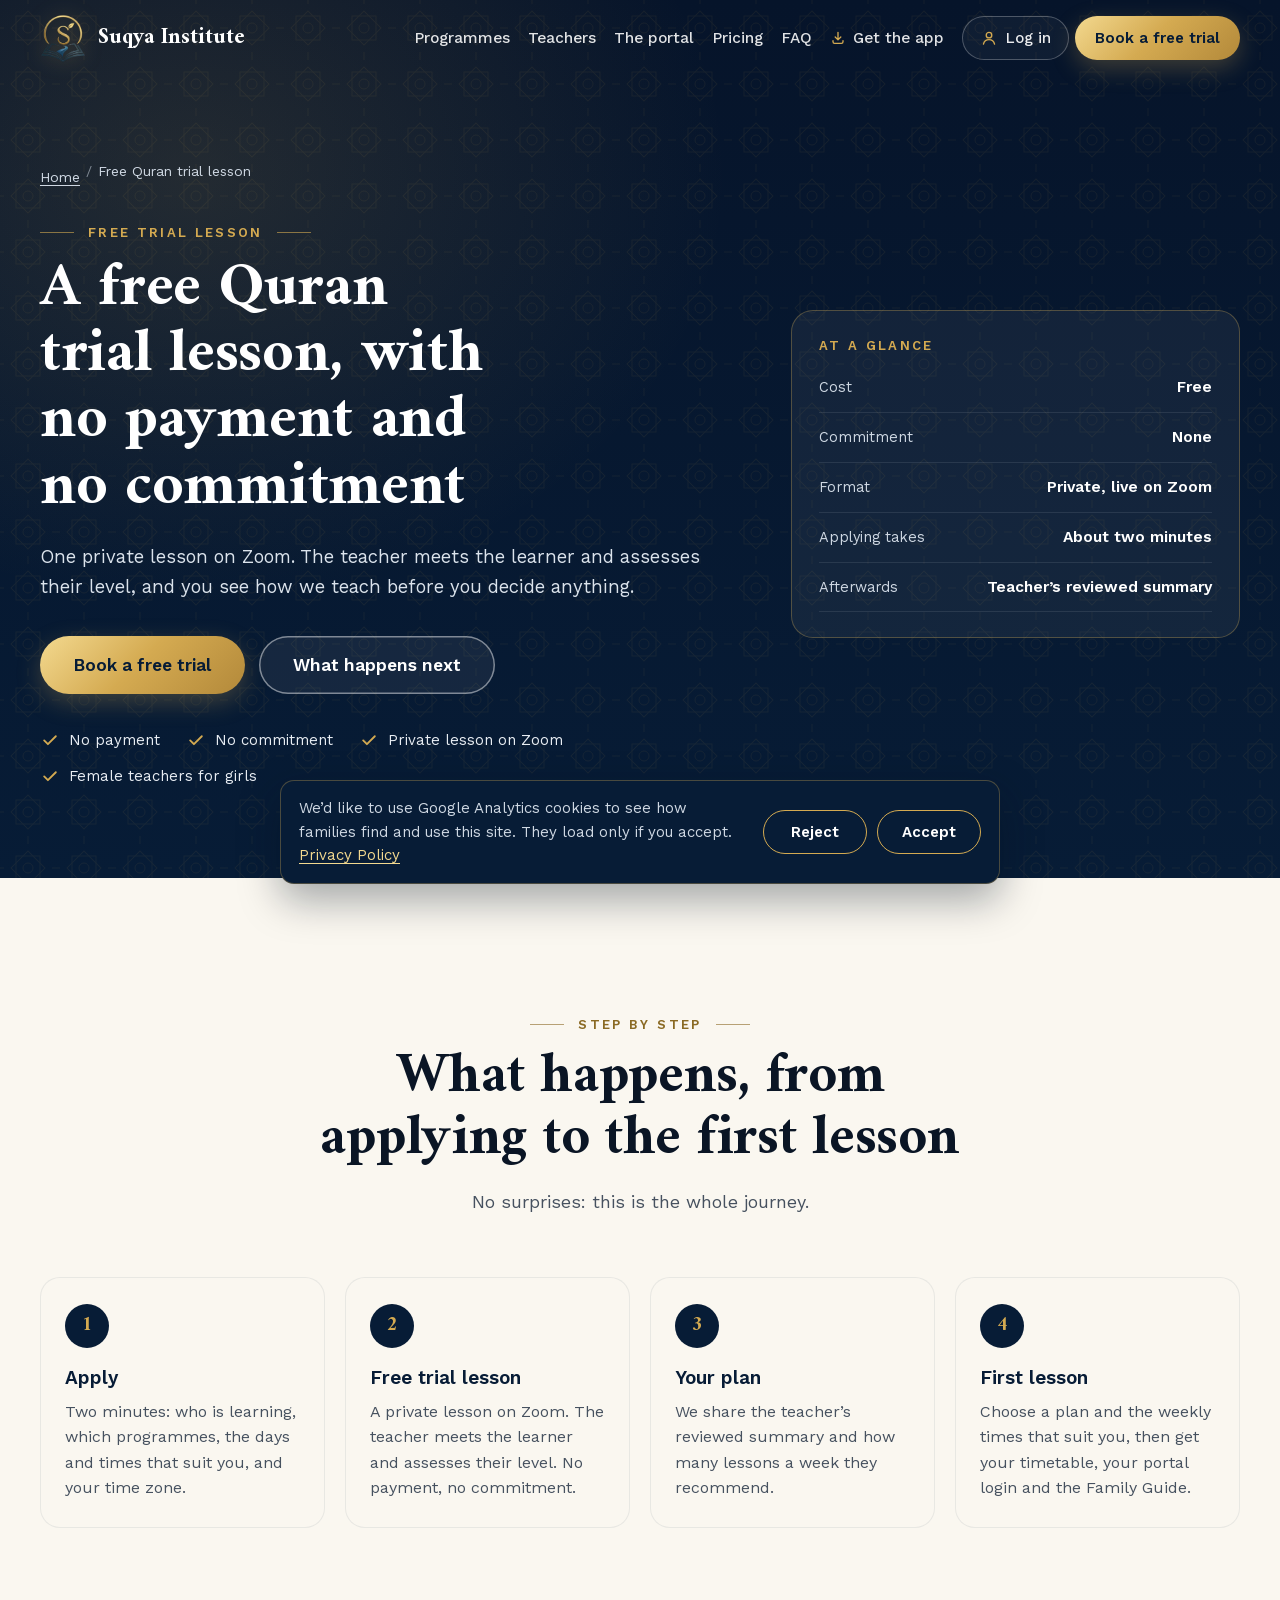
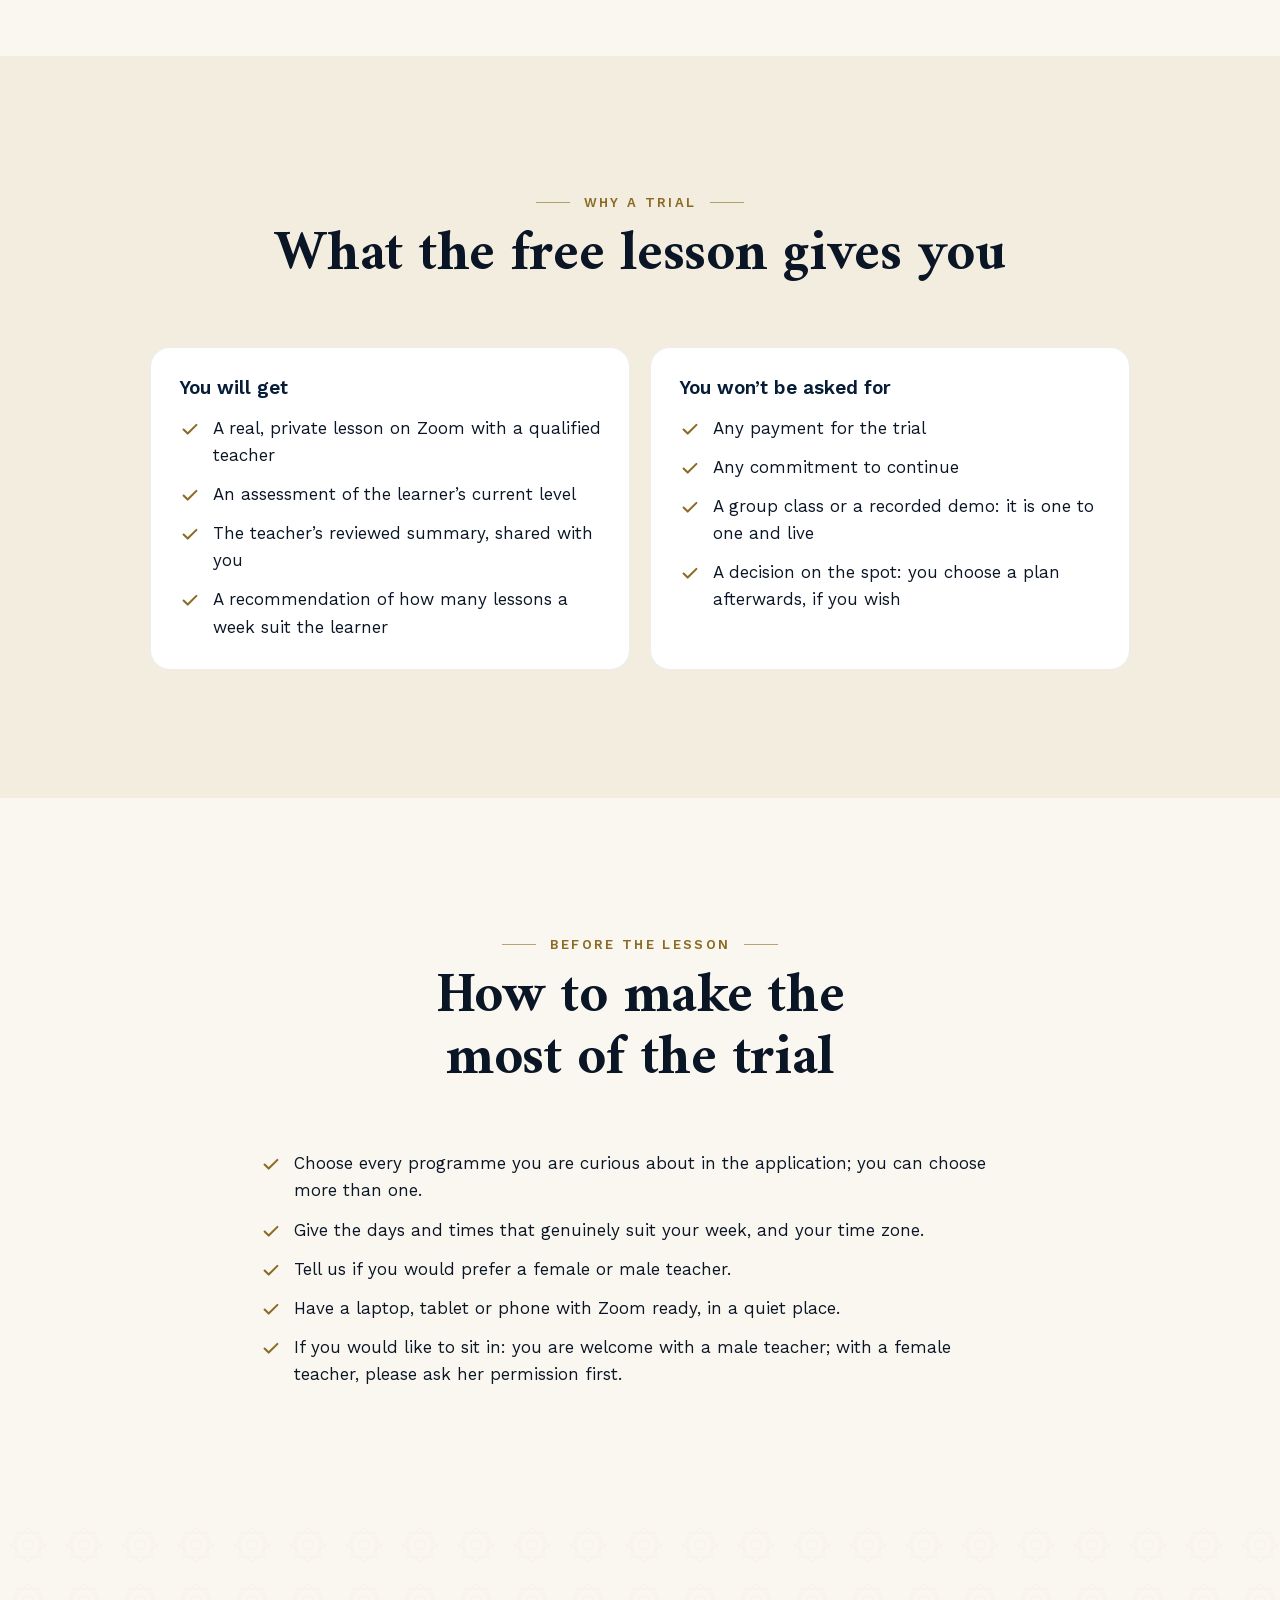
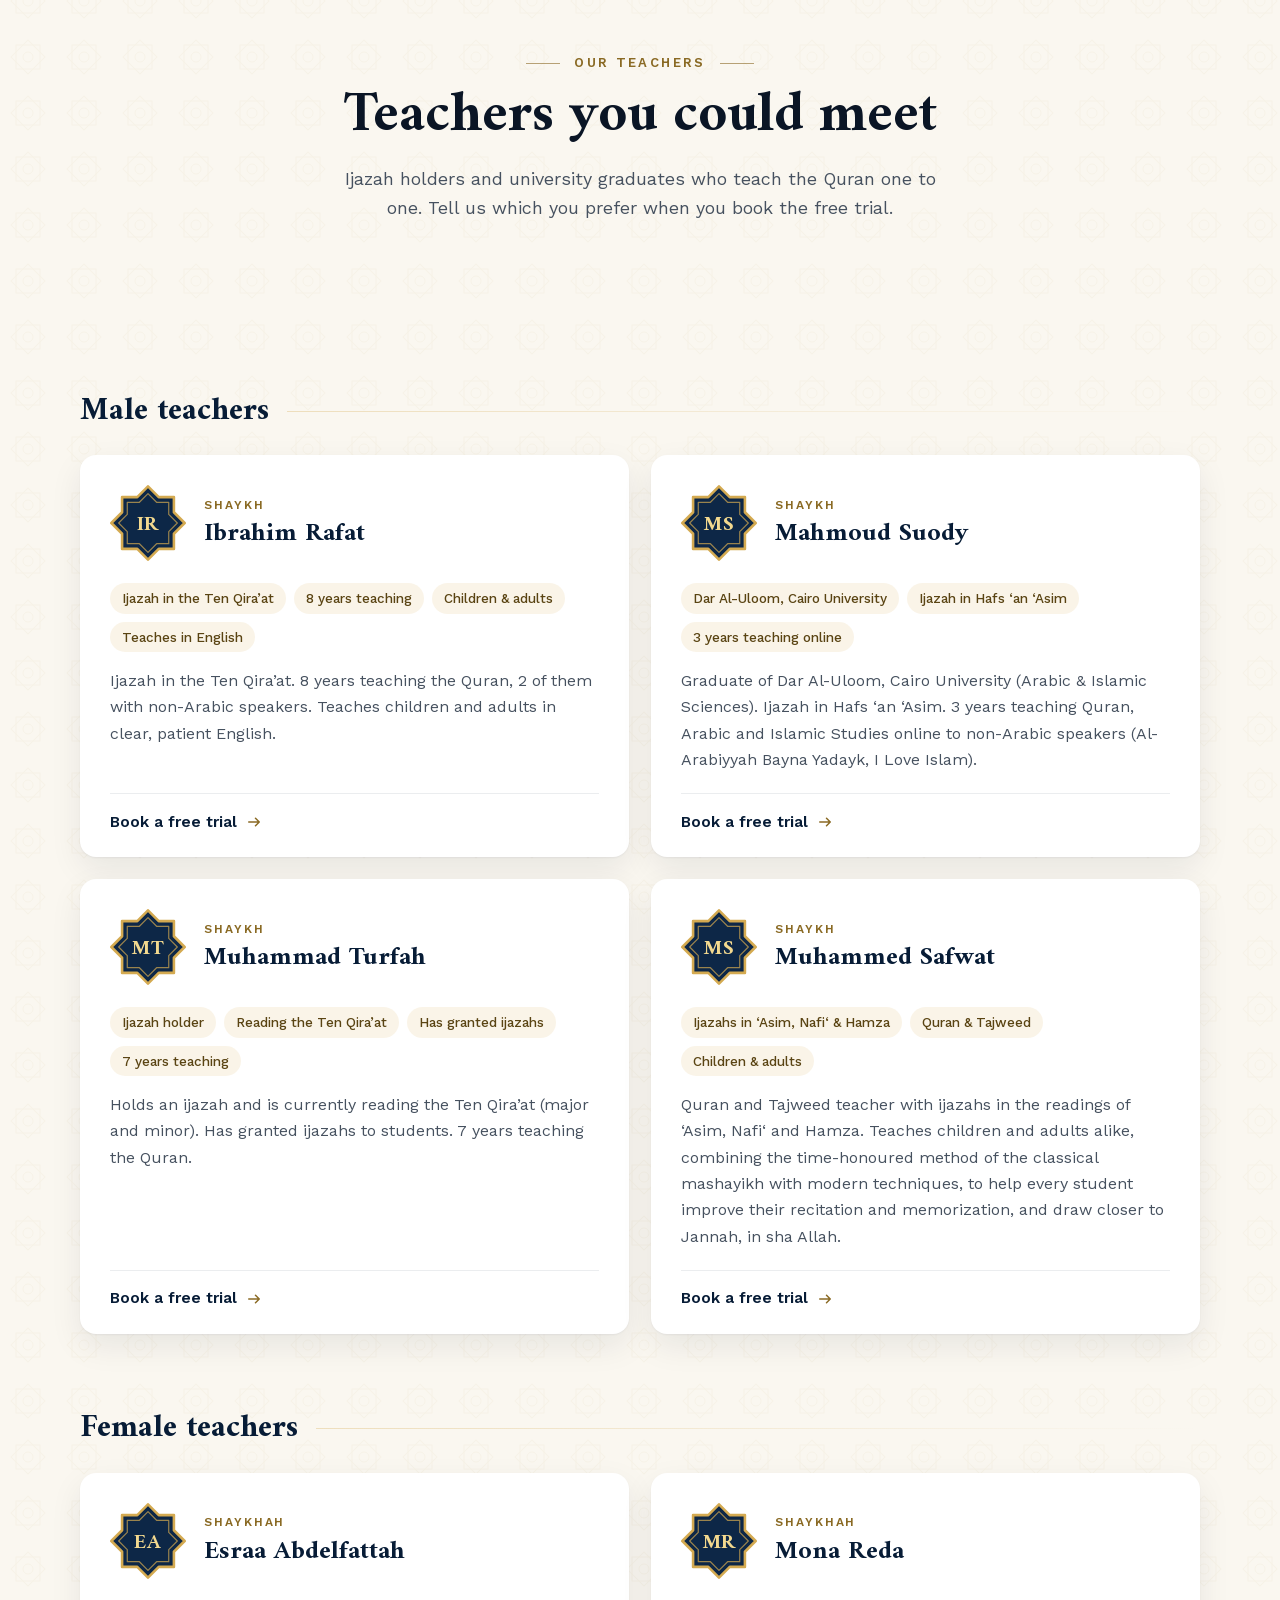
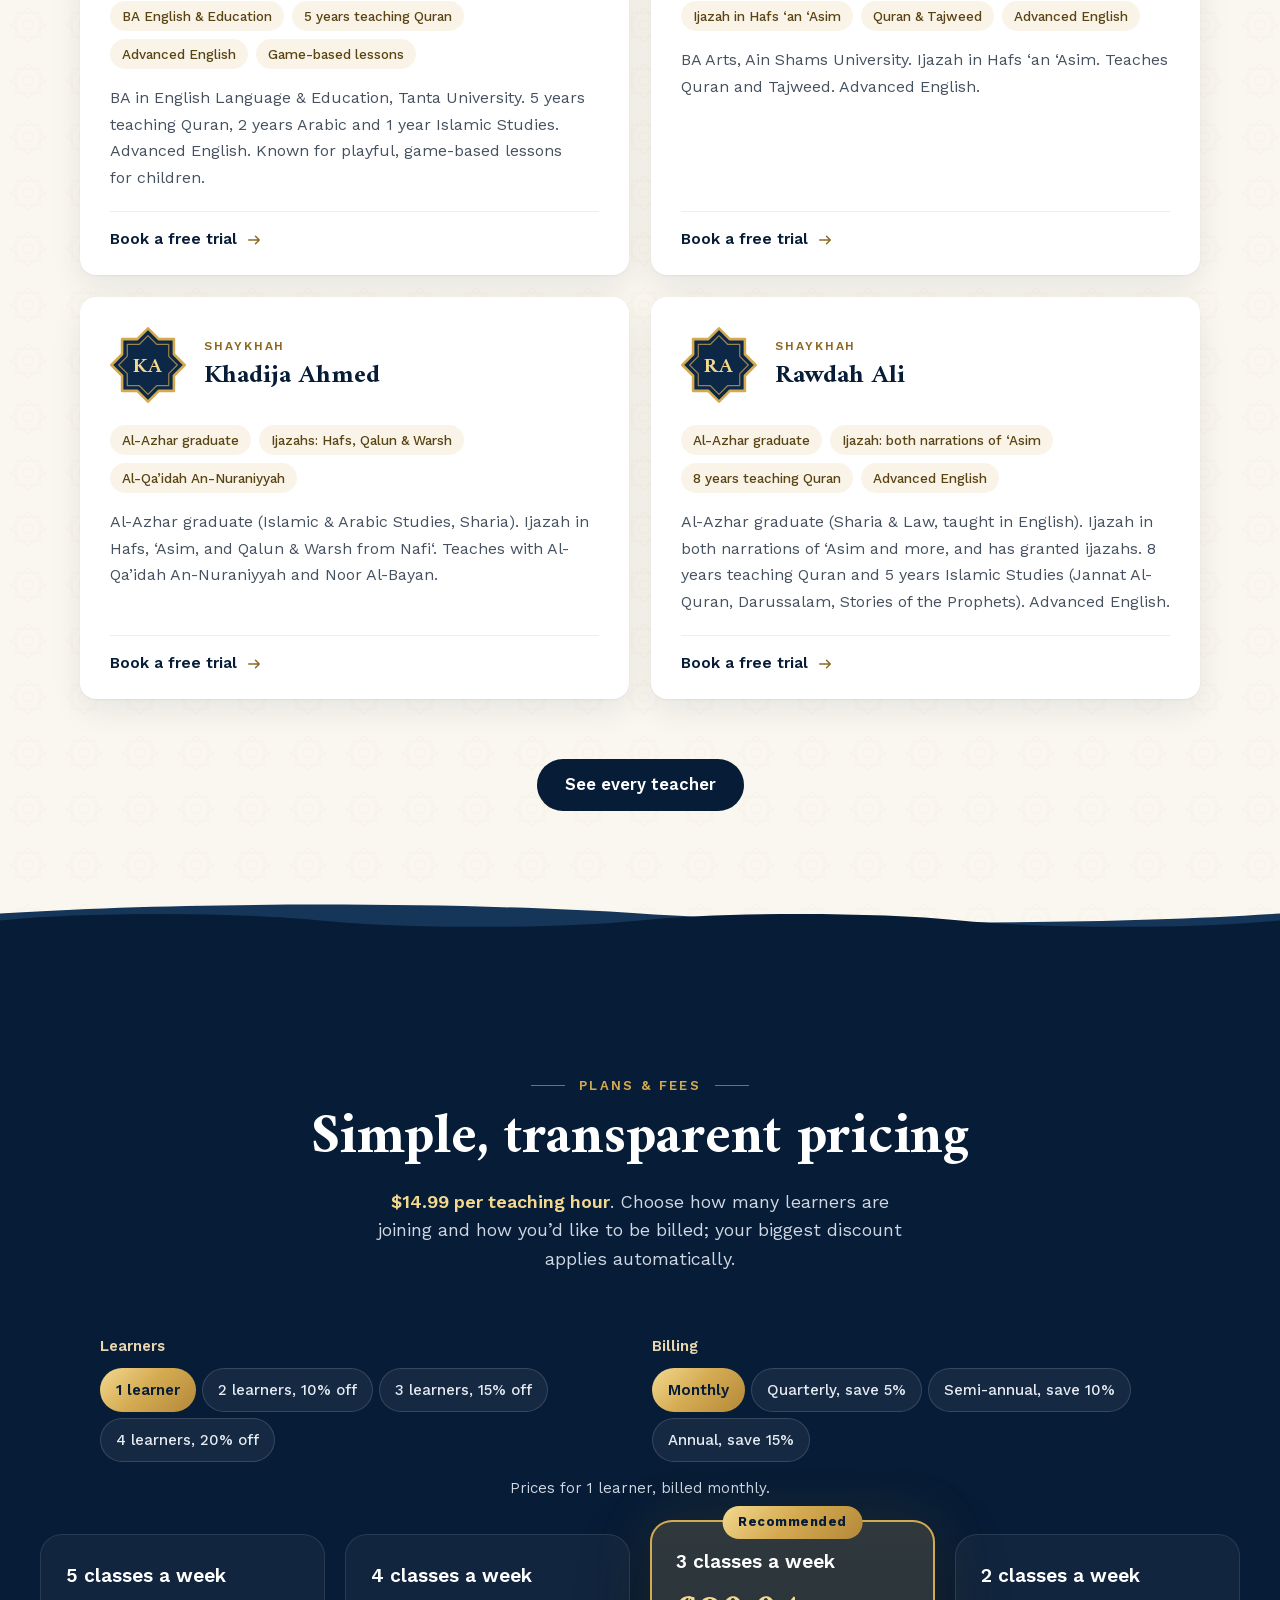
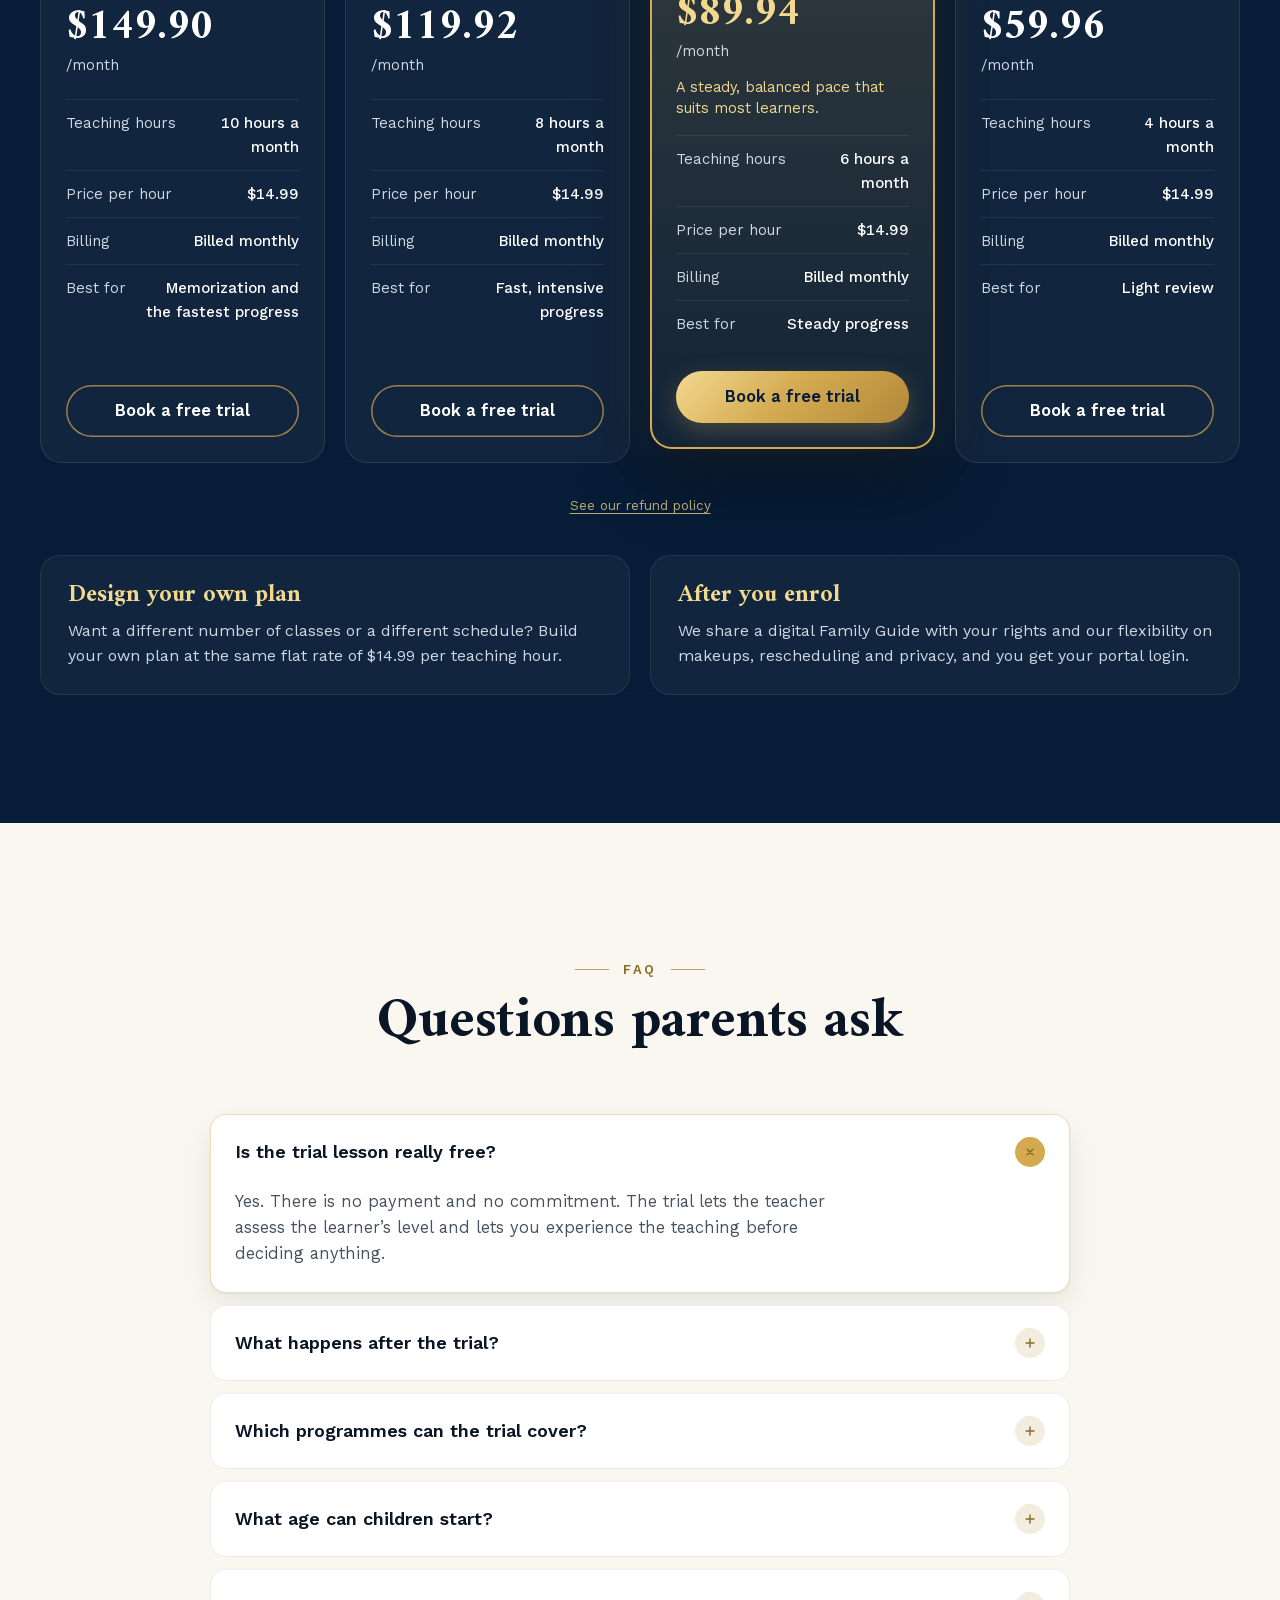
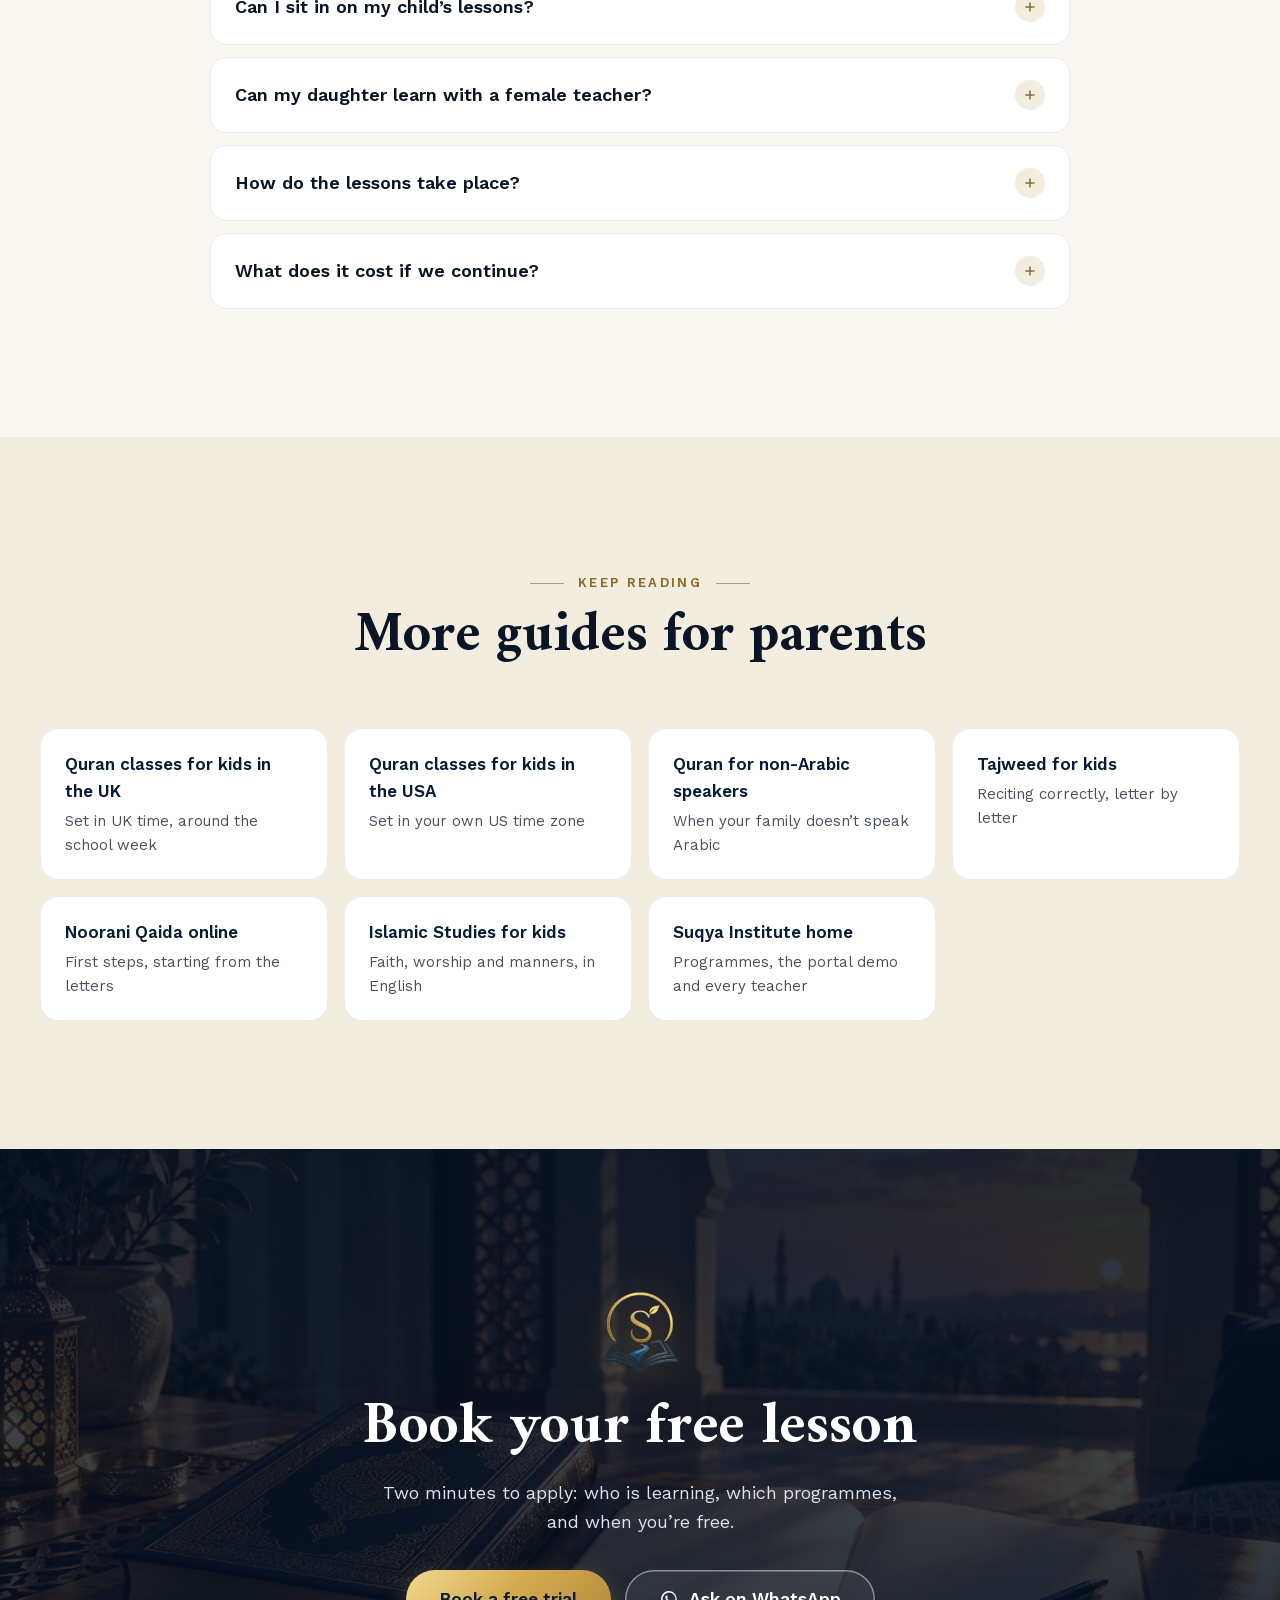
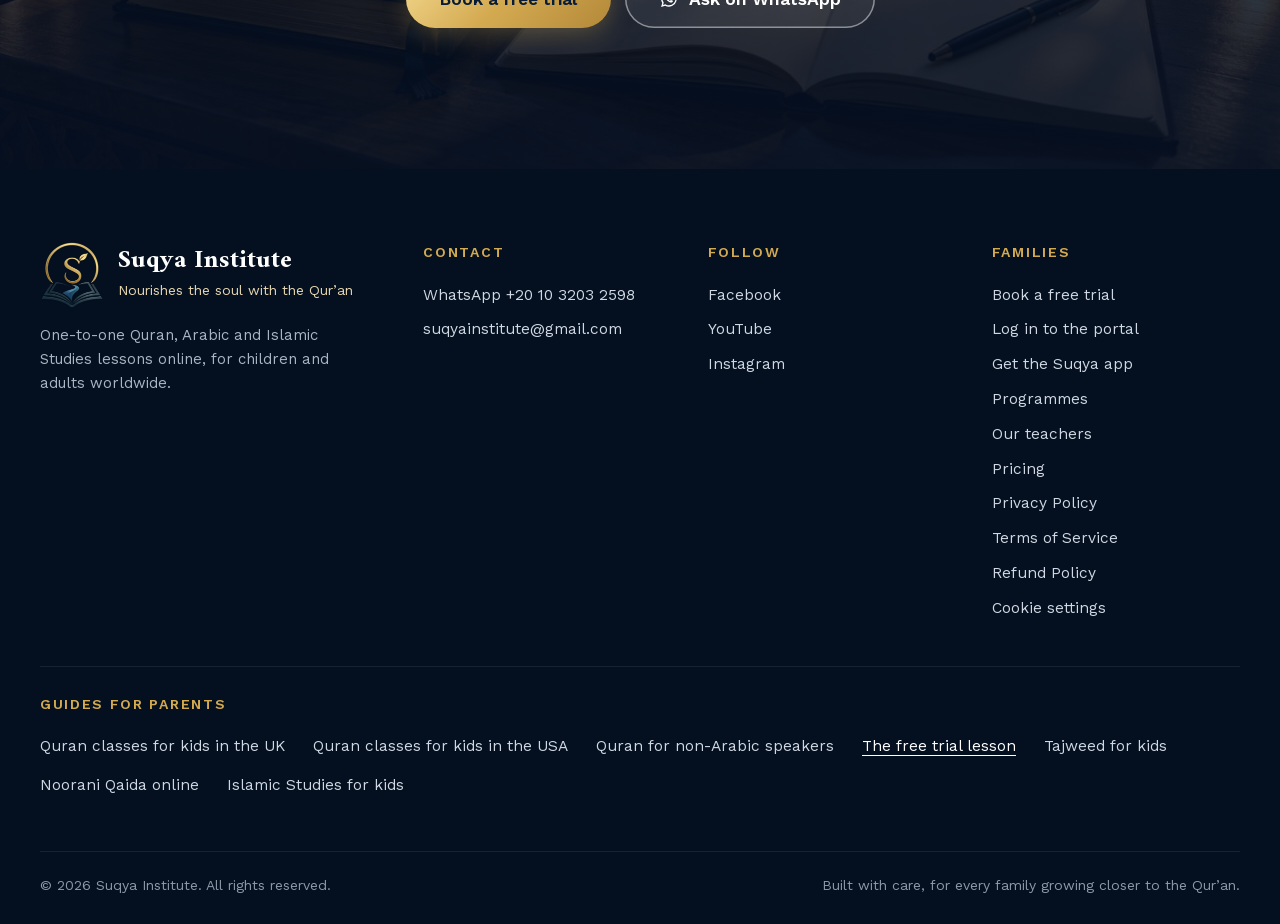
<file: free-quran-trial-class.html>
<!DOCTYPE html>
<html lang="en">
<head>
<meta charset="UTF-8">
<meta name="viewport" content="width=device-width, initial-scale=1.0">

<title>Free Quran Trial Class Online, One to One | Suqya Institute</title>
<meta name="description" content="Book a free one-to-one Quran trial lesson on Zoom. The teacher assesses your child’s level, you get a reviewed summary and a recommended plan. No payment, no commitment.">
<link rel="canonical" href="https://suqyainstitute.com/free-quran-trial-class">

<meta property="og:type" content="website">
<meta property="og:site_name" content="Suqya Institute">
<meta property="og:title" content="A free Quran trial lesson, with no payment and no commitment">
<meta property="og:description" content="Book a free one-to-one Quran trial lesson on Zoom. The teacher assesses your child’s level, you get a reviewed summary and a recommended plan. No payment, no commitment.">
<meta property="og:url" content="https://suqyainstitute.com/free-quran-trial-class">
<meta property="og:image" content="https://suqyainstitute.com/assets/og-cover.f19bcbfd.jpg">
<meta property="og:image:type" content="image/jpeg">
<meta property="og:image:width" content="1200">
<meta property="og:image:height" content="630">
<meta property="og:image:alt" content="Suqya Institute: learn Quran and Arabic online, one to one. A boy smiles at his teacher during an online lesson.">
<meta property="og:locale" content="en_US">

<meta name="twitter:card" content="summary_large_image">
<meta name="twitter:title" content="A free Quran trial lesson, with no payment and no commitment">
<meta name="twitter:description" content="Book a free one-to-one Quran trial lesson on Zoom. The teacher assesses your child’s level, you get a reviewed summary and a recommended plan. No payment, no commitment.">
<meta name="twitter:image" content="https://suqyainstitute.com/assets/og-cover.f19bcbfd.jpg">
<meta name="twitter:image:alt" content="Suqya Institute: learn Quran and Arabic online, one to one.">

<meta name="theme-color" content="#071c36">
<link rel="icon" href="/favicon.ico?v=20261105" sizes="48x48">
<link rel="icon" type="image/png" sizes="48x48" href="/favicon-48x48.png?v=20261105">
<link rel="icon" type="image/png" sizes="96x96" href="/favicon-96x96.png?v=20261105">
<link rel="icon" type="image/png" sizes="192x192" href="/favicon-192x192.png?v=20261105">
<link rel="apple-touch-icon" sizes="180x180" href="/apple-touch-icon.png?v=20261105">
<link rel="manifest" href="/site.webmanifest">

<script type="application/ld+json">
{
  "@context": "https://schema.org",
  "@type": "WebPage",
  "name": "Free Quran Trial Class Online, One to One | Suqya Institute",
  "url": "https://suqyainstitute.com/free-quran-trial-class",
  "description": "Book a free one-to-one Quran trial lesson on Zoom. The teacher assesses your child’s level, you get a reviewed summary and a recommended plan. No payment, no commitment.",
  "inLanguage": "en",
  "isPartOf": {
    "@type": "WebSite",
    "name": "Suqya Institute",
    "url": "https://suqyainstitute.com/"
  },
  "publisher": {
    "@type": "EducationalOrganization",
    "name": "Suqya Institute",
    "url": "https://suqyainstitute.com/"
  }
}
</script>

<script type="application/ld+json">
{
  "@context": "https://schema.org",
  "@type": "BreadcrumbList",
  "itemListElement": [
    {
      "@type": "ListItem",
      "position": 1,
      "name": "Home",
      "item": "https://suqyainstitute.com/"
    },
    {
      "@type": "ListItem",
      "position": 2,
      "name": "Free Quran trial lesson",
      "item": "https://suqyainstitute.com/free-quran-trial-class"
    }
  ]
}
</script>

<script type="application/ld+json">
{
  "@context": "https://schema.org",
  "@type": "FAQPage",
  "mainEntity": [
    {
      "@type": "Question",
      "name": "Is the trial lesson really free?",
      "acceptedAnswer": {
        "@type": "Answer",
        "text": "Yes. There is no payment and no commitment. The trial lets the teacher assess the learner’s level and lets you experience the teaching before deciding anything."
      }
    },
    {
      "@type": "Question",
      "name": "What happens after the trial?",
      "acceptedAnswer": {
        "@type": "Answer",
        "text": "We share the teacher’s reviewed summary and how many lessons a week they recommend. If you continue, you choose a plan and weekly times, then get your timetable, your portal login and the Family Guide."
      }
    },
    {
      "@type": "Question",
      "name": "Which programmes can the trial cover?",
      "acceptedAnswer": {
        "@type": "Answer",
        "text": "Any of the six: Tajweed & Recitation, Memorization & Revision, Ijazah Preparation, Quran Understanding & Reflection, Islamic Studies and Arabic Language. You can choose more than one."
      }
    },
    {
      "@type": "Question",
      "name": "What age can children start?",
      "acceptedAnswer": {
        "@type": "Answer",
        "text": "From 4 years old. Lessons are one to one, so the teacher sets the pace for each child, and adults are welcome too."
      }
    },
    {
      "@type": "Question",
      "name": "Can I sit in on my child’s lessons?",
      "acceptedAnswer": {
        "@type": "Answer",
        "text": "Yes, you are welcome to sit in when the teacher is male. With a female teacher, please ask for her permission first. Either way, the teacher leads the lesson."
      }
    },
    {
      "@type": "Question",
      "name": "Can my daughter learn with a female teacher?",
      "acceptedAnswer": {
        "@type": "Answer",
        "text": "Yes. Qualified female teachers teach girls, sisters and young children. Just let us know when we arrange the trial."
      }
    },
    {
      "@type": "Question",
      "name": "How do the lessons take place?",
      "acceptedAnswer": {
        "@type": "Answer",
        "text": "Live on Zoom, and strictly one to one, so the teacher’s full attention is on you or your child. The portal shows each lesson in your time and opens the teacher’s room when it’s time to join."
      }
    },
    {
      "@type": "Question",
      "name": "What does it cost if we continue?",
      "acceptedAnswer": {
        "@type": "Answer",
        "text": "$14.99 per teaching hour; each lesson is 30 minutes. Three lessons a week is $89.94 a month for one learner, with family and longer-billing discounts applied automatically."
      }
    }
  ]
}
</script>

<link rel="stylesheet" href="/assets/styles.4ee29c35.css">
<link rel="stylesheet" href="/assets/fonts-deferred.9949c3ed.css" media="print" data-late-css>
<noscript><link rel="stylesheet" href="/assets/fonts-deferred.9949c3ed.css"></noscript>
<script src="/assets/app.d94c4a18.js" defer></script>
<script src="/assets/analytics.34a5790d.js" defer></script>
<script src="https://app.suqyainstitute.com/ad-pixels-loader.js" defer></script>
</head>
<body class="lp">
<svg aria-hidden="true" focusable="false" width="0" height="0" class="defs" xmlns="http://www.w3.org/2000/svg">
  <defs>
    <pattern id="lattice" width="56" height="56" patternUnits="userSpaceOnUse">
      <g fill="none" stroke="#d4aa51" stroke-width="1">
        <rect x="16" y="16" width="24" height="24"/>
        <rect x="16" y="16" width="24" height="24" transform="rotate(45 28 28)"/>
        <circle cx="28" cy="28" r="5"/>
        <path d="M0 28h4M52 28h4M28 0v4M28 52v4"/>
      </g>
    </pattern>
    <symbol id="i-star" viewBox="0 0 44 44"><g><rect x="9" y="9" width="26" height="26"/><rect x="9" y="9" width="26" height="26" transform="rotate(45 22 22)"/></g></symbol>
    <symbol id="i-octa" viewBox="0 0 44 44"><path fill="#0d2747" stroke="#d4aa51" stroke-width="1.5" stroke-linejoin="round" d="M22.00 0.79L28.21 7.00L37.00 7.00L37.00 15.79L43.21 22.00L37.00 28.21L37.00 37.00L28.21 37.00L22.00 43.21L15.79 37.00L7.00 37.00L7.00 28.21L0.79 22.00L7.00 15.79L7.00 7.00L15.79 7.00Z"/><path fill="none" stroke="#d4aa51" stroke-width=".7" stroke-linejoin="round" opacity=".7" d="M22.00 5.03L26.97 10.00L34.00 10.00L34.00 17.03L38.97 22.00L34.00 26.97L34.00 34.00L26.97 34.00L22.00 38.97L17.03 34.00L10.00 34.00L10.00 26.97L5.03 22.00L10.00 17.03L10.00 10.00L17.03 10.00Z"/></symbol>
    <symbol id="i-calendar" viewBox="0 0 24 24"><g fill="none" stroke="currentColor" stroke-width="1.8" stroke-linecap="round" stroke-linejoin="round"><rect x="3.5" y="5" width="17" height="15" rx="2.5"/><path d="M3.5 10h17M8 3v4M16 3v4"/></g></symbol>
    <symbol id="i-book" viewBox="0 0 24 24"><g fill="none" stroke="currentColor" stroke-width="1.8" stroke-linecap="round" stroke-linejoin="round"><path d="M12 6.5C9.5 4.6 6.5 4.3 3.5 5v13c3-.7 6-.4 8.5 1.5 2.5-1.9 5.5-2.2 8.5-1.5V5c-3-.7-6-.4-8.5 1.5Zm0 0v13"/></g></symbol>
    <symbol id="i-mic" viewBox="0 0 24 24"><g fill="none" stroke="currentColor" stroke-width="1.8" stroke-linecap="round" stroke-linejoin="round"><rect x="9" y="3" width="6" height="11" rx="3"/><path d="M5 11a7 7 0 0 0 14 0M12 18v3M9 21h6"/></g></symbol>
    <symbol id="i-chart" viewBox="0 0 24 24"><g fill="none" stroke="currentColor" stroke-width="1.8" stroke-linecap="round" stroke-linejoin="round"><path d="M4 20V10M10 20V4M16 20v-7M22 20H2"/></g></symbol>
    <symbol id="i-clock" viewBox="0 0 24 24"><g fill="none" stroke="currentColor" stroke-width="1.8" stroke-linecap="round"><circle cx="12" cy="12" r="8.5"/><path d="M12 7.5V12l3 2"/></g></symbol>
    <symbol id="i-play" viewBox="0 0 24 24"><path d="M8 5.5v13l11-6.5z" fill="currentColor"/></symbol>
    <symbol id="i-pause" viewBox="0 0 24 24"><path d="M7 5h3.5v14H7zM13.5 5H17v14h-3.5z" fill="currentColor"/></symbol>
    <symbol id="i-check" viewBox="0 0 24 24"><path d="m5 12.5 4.5 4.5L19 7.5" fill="none" stroke="currentColor" stroke-width="2.2" stroke-linecap="round" stroke-linejoin="round"/></symbol>
    <symbol id="i-share" viewBox="0 0 24 24"><g fill="none" stroke="currentColor" stroke-width="1.8" stroke-linecap="round" stroke-linejoin="round"><path d="M12 3v12M7.5 7.5 12 3l4.5 4.5M5 13v6.5h14V13"/></g></symbol>
    <symbol id="i-mail" viewBox="0 0 24 24"><g fill="none" stroke="currentColor" stroke-width="1.8" stroke-linecap="round" stroke-linejoin="round"><rect x="3" y="5.5" width="18" height="13" rx="2.5"/><path d="m4 7 8 6 8-6"/></g></symbol>
    <symbol id="i-users" viewBox="0 0 24 24"><g fill="none" stroke="currentColor" stroke-width="1.8" stroke-linecap="round"><circle cx="9" cy="8.5" r="3.5"/><path d="M2.5 20c0-3.6 2.9-6.5 6.5-6.5s6.5 2.9 6.5 6.5M16 5.2a3.5 3.5 0 0 1 0 6.6M18.5 13.9c1.9 1 3 3.3 3 6.1"/></g></symbol>

    <symbol id="i-target" viewBox="0 0 24 24"><g fill="none" stroke="currentColor" stroke-width="1.8" stroke-linecap="round"><circle cx="12" cy="12" r="8.5"/><circle cx="12" cy="12" r="4.5"/><circle cx="12" cy="12" r="1" fill="currentColor"/></g></symbol>
    <symbol id="i-path" viewBox="0 0 24 24"><g fill="none" stroke="currentColor" stroke-width="1.8" stroke-linecap="round" stroke-linejoin="round"><circle cx="6" cy="18" r="2.5"/><circle cx="18" cy="6" r="2.5"/><path d="M8.5 18H15a3.5 3.5 0 0 0 0-7H9a3.5 3.5 0 0 1 0-7h6.5"/></g></symbol>
    <symbol id="i-tutor" viewBox="0 0 24 24"><g fill="none" stroke="currentColor" stroke-width="1.8" stroke-linecap="round" stroke-linejoin="round"><path d="m12 3 9 4.5-9 4.5-9-4.5L12 3Z"/><path d="M6.5 9.5V15c0 1.5 2.5 3 5.5 3s5.5-1.5 5.5-3V9.5M21 7.5V13"/></g></symbol>
    <symbol id="i-one" viewBox="0 0 24 24"><g fill="none" stroke="currentColor" stroke-width="1.8" stroke-linecap="round" stroke-linejoin="round"><circle cx="8" cy="8" r="3"/><circle cx="16.5" cy="8" r="3"/><path d="M2.5 19c0-3 2.5-5 5.5-5s5.5 2 5.5 5M13 14.3c1-.2 2.2-.3 3.5-.3 3 0 5 2 5 5"/></g></symbol>
    <symbol id="i-headphones" viewBox="0 0 24 24"><g fill="none" stroke="currentColor" stroke-width="1.8" stroke-linecap="round" stroke-linejoin="round"><path d="M4 15v-3a8 8 0 0 1 16 0v3"/><rect x="3" y="14" width="4.5" height="6.5" rx="2"/><rect x="16.5" y="14" width="4.5" height="6.5" rx="2"/></g></symbol>
    <symbol id="i-bookmark" viewBox="0 0 24 24"><g fill="none" stroke="currentColor" stroke-width="1.8" stroke-linecap="round" stroke-linejoin="round"><path d="M5 4.5A1.5 1.5 0 0 1 6.5 3h11A1.5 1.5 0 0 1 19 4.5V21l-7-4.5L5 21V4.5Z"/><path d="m9.5 9.5 2 2 3.5-3.5"/></g></symbol>
    <symbol id="i-scroll" viewBox="0 0 24 24"><g fill="none" stroke="currentColor" stroke-width="1.8" stroke-linecap="round" stroke-linejoin="round"><circle cx="12" cy="9" r="5.5"/><path d="m8.5 13.5-1.5 7.5 5-2.5 5 2.5-1.5-7.5M10 9l1.5 1.5L14.5 7.5"/></g></symbol>
    <symbol id="i-bulb" viewBox="0 0 24 24"><g fill="none" stroke="currentColor" stroke-width="1.8" stroke-linecap="round" stroke-linejoin="round"><path d="M9 18h6M10 21h4M12 3a6 6 0 0 0-3.5 10.9c.6.5 1 1.2 1 2V16h5v-.1c0-.8.4-1.5 1-2A6 6 0 0 0 12 3Z"/></g></symbol>
    <symbol id="i-dome" viewBox="0 0 24 24"><g fill="none" stroke="currentColor" stroke-width="1.8" stroke-linecap="round" stroke-linejoin="round"><path d="M3 21h18M5 21v-8h14v8M6.5 13c0-3.5 2.5-6 5.5-7.5 3 1.5 5.5 4 5.5 7.5M12 2.5v3M10 21v-4a2 2 0 0 1 4 0v4"/></g></symbol>
    <symbol id="i-arrow" viewBox="0 0 24 24"><path d="M5 12h14m-5-5 5 5-5 5" fill="none" stroke="currentColor" stroke-width="2" stroke-linecap="round" stroke-linejoin="round"/></symbol>
    <symbol id="i-shield" viewBox="0 0 24 24"><g fill="none" stroke="currentColor" stroke-width="1.8" stroke-linecap="round" stroke-linejoin="round"><path d="M12 3l7.5 3v5.5c0 4.5-3.2 8.2-7.5 9.5-4.3-1.3-7.5-5-7.5-9.5V6L12 3Z"/><path d="m9 12 2 2 4-4"/></g></symbol>
    <symbol id="i-wa" viewBox="0 0 24 24"><path fill="currentColor" d="M12 2.5a9.4 9.4 0 0 0-8.1 14.2L2.5 21.5l4.9-1.3A9.4 9.4 0 1 0 12 2.5Zm0 17.1a7.7 7.7 0 0 1-3.9-1.1l-.3-.2-2.9.8.8-2.8-.2-.3A7.7 7.7 0 1 1 12 19.6Zm4.2-5.7c-.2-.1-1.4-.7-1.6-.8-.2-.1-.4-.1-.5.1l-.7.9c-.1.2-.3.2-.5.1a6.3 6.3 0 0 1-3.1-2.7c-.2-.4.2-.4.7-1.2.1-.2 0-.3 0-.4l-.7-1.7c-.2-.5-.4-.4-.5-.4h-.4a.8.8 0 0 0-.6.3 2.5 2.5 0 0 0-.8 1.9 4.4 4.4 0 0 0 .9 2.3 10 10 0 0 0 3.8 3.4c1.4.6 2 .7 2.7.6.4-.1 1.4-.6 1.6-1.1.2-.5.2-1 .1-1.1l-.4-.3Z"/></symbol>
  </defs>
</svg>

<a class="skip" href="#main">Skip to content</a>

<header class="nav" id="nav">
  <div class="nav-in">
    <a href="/" class="brand">
      <img src="/assets/logo-128.de85d0d7.webp" alt="" width="128" height="135" decoding="async">
      <span class="brand-txt"><strong>Suqya Institute</strong><span>Nourishes the soul with the Qur&rsquo;an</span></span>
    </a>
    <nav class="links" id="navLinks" aria-label="Main">
      <a href="/#programmes">Programmes</a>
      <a href="#teachers">Teachers</a>
      <a href="/#portal">The portal</a>
      <a href="#pricing">Pricing</a>
      <a href="#faq">FAQ</a>
      <a href="https://app.suqyainstitute.com/login#install-app" class="nav-app"><svg width="16" height="16" viewBox="0 0 24 24" fill="none" stroke="currentColor" stroke-width="2" stroke-linecap="round" stroke-linejoin="round" aria-hidden="true" focusable="false"><path d="M12 3.5v11M7.8 10.6 12 14.8l4.2-4.2"/><path d="M4.5 16v1.6A2.4 2.4 0 0 0 6.9 20h10.2a2.4 2.4 0 0 0 2.4-2.4V16"/></svg> Get the app</a>
    </nav>
    <a href="https://app.suqyainstitute.com/login" class="nav-login"><svg viewBox="0 0 24 24" aria-hidden="true" focusable="false"><circle cx="12" cy="8.2" r="3.7"/><path d="M4.6 20.2c.9-3.9 3.9-6.1 7.4-6.1s6.5 2.2 7.4 6.1"/></svg><span class="nav-login-txt">Log in</span></a>
    <a href="/apply" class="btn btn-gold btn-sm nav-cta">Book a free trial</a>
    <button class="menu" id="menuBtn" type="button" aria-expanded="false" aria-controls="navLinks">
      <span class="menu-lines" aria-hidden="true"><span></span><span></span></span>
      <span class="sr-only">Menu</span>
    </button>
  </div>
</header>

<main id="main">

<section class="lp-hero" id="top" aria-labelledby="hero-title">
  <svg class="lattice" aria-hidden="true" focusable="false"><rect width="100%" height="100%" fill="url(#lattice)"/></svg>
  <div class="lp-hero-in">
    <div>
      <nav class="lp-crumbs" aria-label="Breadcrumb"><ol><li><a href="/">Home</a></li><li aria-current="page">Free Quran trial lesson</li></ol></nav>
      <p class="eyebrow">Free trial lesson</p>
      <h1 id="hero-title">A free Quran trial lesson, with no payment and no&nbsp;commitment</h1>
      <p class="hero-lead">One private lesson on Zoom. The teacher meets the learner and assesses their level, and you see how we teach before you decide anything.</p>
      <div class="hero-actions">
        <a href="/apply" class="btn btn-gold btn-lg">Book a free trial</a>
        <a href="#how" class="btn btn-ghost btn-lg">What happens next</a>
      </div>
      <ul class="hero-trust"><li><svg aria-hidden="true"><use href="#i-check"/></svg>No payment</li><li><svg aria-hidden="true"><use href="#i-check"/></svg>No commitment</li><li><svg aria-hidden="true"><use href="#i-check"/></svg>Private lesson on Zoom</li><li><svg aria-hidden="true"><use href="#i-check"/></svg>Female teachers for girls</li></ul>
    </div>
    <aside class="lp-glance" aria-labelledby="glance-title">
      <p class="lp-glance-k" id="glance-title">At a glance</p>
      <dl><div><dt>Cost</dt><dd>Free</dd></div><div><dt>Commitment</dt><dd>None</dd></div><div><dt>Format</dt><dd>Private, live on Zoom</dd></div><div><dt>Applying takes</dt><dd>About two minutes</dd></div><div><dt>Afterwards</dt><dd>Teacher’s reviewed summary</dd></div></dl>
    </aside>
  </div>
</section>

<section class="sec" id="how" aria-labelledby="how-title">
  <div class="wrap">
    <div class="sec-head reveal">
      <p class="eyebrow">Step by step</p>
      <h2 id="how-title">What happens, from applying to the first lesson</h2>
      <p class="lead">No surprises: this is the whole journey.</p>
    </div>
    <ol class="lp-steps">
      <li class="reveal"><h3>Apply</h3><p>Two minutes: who is learning, which programmes, the days and times that suit you, and your time zone.</p></li>
      <li class="reveal"><h3>Free trial lesson</h3><p>A private lesson on Zoom. The teacher meets the learner and assesses their level. No payment, no commitment.</p></li>
      <li class="reveal"><h3>Your plan</h3><p>We share the teacher’s reviewed summary and how many lessons a week they recommend.</p></li>
      <li class="reveal"><h3>First lesson</h3><p>Choose a plan and the weekly times that suit you, then get your timetable, your portal login and the Family Guide.</p></li>
    </ol>
  </div>
</section>

<section class="sec lp-alt" id="get" aria-labelledby="get-title">
  <div class="wrap">
    <div class="sec-head reveal">
      <p class="eyebrow">Why a trial</p>
      <h2 id="get-title">What the free lesson gives you</h2>
    </div>
    <div class="lp-cols">
      <div class="reveal"><h3>You will get</h3><ul class="lp-checks"><li><svg aria-hidden="true"><use href="#i-check"/></svg><span>A real, private lesson on Zoom with a qualified teacher</span></li><li><svg aria-hidden="true"><use href="#i-check"/></svg><span>An assessment of the learner’s current level</span></li><li><svg aria-hidden="true"><use href="#i-check"/></svg><span>The teacher’s reviewed summary, shared with you</span></li><li><svg aria-hidden="true"><use href="#i-check"/></svg><span>A recommendation of how many lessons a week suit the learner</span></li></ul></div>
      <div class="reveal"><h3>You won’t be asked for</h3><ul class="lp-checks"><li><svg aria-hidden="true"><use href="#i-check"/></svg><span>Any payment for the trial</span></li><li><svg aria-hidden="true"><use href="#i-check"/></svg><span>Any commitment to continue</span></li><li><svg aria-hidden="true"><use href="#i-check"/></svg><span>A group class or a recorded demo: it is one to one and live</span></li><li><svg aria-hidden="true"><use href="#i-check"/></svg><span>A decision on the spot: you choose a plan afterwards, if you wish</span></li></ul></div>
    </div>
  </div>
</section>

<section class="sec" id="prepare" aria-labelledby="prepare-title">
  <div class="wrap">
    <div class="sec-head reveal">
      <p class="eyebrow">Before the lesson</p>
      <h2 id="prepare-title">How to make the most of the trial</h2>
    </div>
    <div class="lp-prose reveal"><ul class="lp-checks"><li><svg aria-hidden="true"><use href="#i-check"/></svg><span>Choose every programme you are curious about in the application; you can choose more than one.</span></li><li><svg aria-hidden="true"><use href="#i-check"/></svg><span>Give the days and times that genuinely suit your week, and your time zone.</span></li><li><svg aria-hidden="true"><use href="#i-check"/></svg><span>Tell us if you would prefer a female or male teacher.</span></li><li><svg aria-hidden="true"><use href="#i-check"/></svg><span>Have a laptop, tablet or phone with Zoom ready, in a quiet place.</span></li><li><svg aria-hidden="true"><use href="#i-check"/></svg><span>If you would like to sit in: you are welcome with a male teacher; with a female teacher, please ask her permission first.</span></li></ul></div>
  </div>
</section>

<section class="sec teachers" id="teachers" aria-labelledby="teachers-title">
  <div class="wrap">
    <div class="sec-head reveal">
      <p class="eyebrow">Our teachers</p>
      <h2 id="teachers-title">Teachers you could meet</h2>
      <p class="lead">Ijazah holders and university graduates who teach the Quran one to one. Tell us which you prefer when you book the free trial.</p>
    </div>
    <fieldset class="seg t-filter reveal">
      <legend class="sr-only">Show teachers</legend>
      <input class="sr-only" type="radio" name="t-filter" id="tf-all" value="all" checked>
      <label for="tf-all">All</label>
      <input class="sr-only" type="radio" name="t-filter" id="tf-men" value="men">
      <label for="tf-men">Male</label>
      <input class="sr-only" type="radio" name="t-filter" id="tf-women" value="women">
      <label for="tf-women">Female</label>
    </fieldset>
    <div class="t-groups">
      <div class="t-group" data-group="men">
        <h3 class="t-group-title" id="tg-men">Male teachers</h3>
        <ul class="t-grid">
          <li>
          <article class="t-card reveal" aria-labelledby="t-ibrahim-rafat">
            <div class="t-head">
              <span class="t-mark" aria-hidden="true"><svg viewBox="0 0 44 44" focusable="false"><use href="#i-octa"/></svg><span>IR</span></span>
              <h4 id="t-ibrahim-rafat"><span class="t-hon">Shaykh</span> Ibrahim Rafat</h4>
            </div>
            <ul class="t-chips" aria-label="Highlights"><li>Ijazah in the Ten Qira&rsquo;at</li><li>8 years teaching</li><li>Children &amp; adults</li><li>Teaches in English</li></ul>
            <p class="t-bio">Ijazah in the Ten Qira&rsquo;at. 8 years teaching the Quran, 2 of them with non-Arabic speakers. Teaches children and adults in clear, patient English.</p>
            <!-- Recitation sample (male teachers only). Hidden until a recording exists.
                 To publish: add the hashed audio file to the assets folder, put
                 <audio controls preload="none" src="..."></audio> inside this div
                 and remove the hidden attribute. Do not load audio before a tap. -->
            <div class="t-audio" data-audio-slot="ibrahim-rafat" hidden></div>
            <a href="/apply" class="t-cta">Book a free trial<span class="sr-only"> (Shaykh Ibrahim Rafat)</span><svg aria-hidden="true"><use href="#i-arrow"/></svg></a>
          </article>
          </li>
          <li>
          <article class="t-card reveal" aria-labelledby="t-mahmoud-suody">
            <div class="t-head">
              <span class="t-mark" aria-hidden="true"><svg viewBox="0 0 44 44" focusable="false"><use href="#i-octa"/></svg><span>MS</span></span>
              <h4 id="t-mahmoud-suody"><span class="t-hon">Shaykh</span> Mahmoud Suody</h4>
            </div>
            <ul class="t-chips" aria-label="Highlights"><li>Dar Al-Uloom, Cairo University</li><li>Ijazah in Hafs &lsquo;an &lsquo;Asim</li><li>3 years teaching online</li></ul>
            <p class="t-bio">Graduate of Dar Al-Uloom, Cairo University (Arabic &amp; Islamic Sciences). Ijazah in Hafs &lsquo;an &lsquo;Asim. 3 years teaching Quran, Arabic and Islamic Studies online to non-Arabic speakers (Al-Arabiyyah Bayna Yadayk, I Love Islam).</p>
            <!-- Recitation sample (male teachers only). Hidden until a recording exists.
                 To publish: add the hashed audio file to the assets folder, put
                 <audio controls preload="none" src="..."></audio> inside this div
                 and remove the hidden attribute. Do not load audio before a tap. -->
            <div class="t-audio" data-audio-slot="mahmoud-suody" hidden></div>
            <a href="/apply" class="t-cta">Book a free trial<span class="sr-only"> (Shaykh Mahmoud Suody)</span><svg aria-hidden="true"><use href="#i-arrow"/></svg></a>
          </article>
          </li>
          <li>
          <article class="t-card reveal" aria-labelledby="t-muhammad-turfah">
            <div class="t-head">
              <span class="t-mark" aria-hidden="true"><svg viewBox="0 0 44 44" focusable="false"><use href="#i-octa"/></svg><span>MT</span></span>
              <h4 id="t-muhammad-turfah"><span class="t-hon">Shaykh</span> Muhammad Turfah</h4>
            </div>
            <ul class="t-chips" aria-label="Highlights"><li>Ijazah holder</li><li>Reading the Ten Qira&rsquo;at</li><li>Has granted ijazahs</li><li>7 years teaching</li></ul>
            <p class="t-bio">Holds an ijazah and is currently reading the Ten Qira&rsquo;at (major and minor). Has granted ijazahs to students. 7 years teaching the Quran.</p>
            <!-- Recitation sample (male teachers only). Hidden until a recording exists.
                 To publish: add the hashed audio file to the assets folder, put
                 <audio controls preload="none" src="..."></audio> inside this div
                 and remove the hidden attribute. Do not load audio before a tap. -->
            <div class="t-audio" data-audio-slot="muhammad-turfah" hidden></div>
            <a href="/apply" class="t-cta">Book a free trial<span class="sr-only"> (Shaykh Muhammad Turfah)</span><svg aria-hidden="true"><use href="#i-arrow"/></svg></a>
          </article>
          </li>
          <li>
          <article class="t-card reveal" aria-labelledby="t-muhammed-safwat">
            <div class="t-head">
              <span class="t-mark" aria-hidden="true"><svg viewBox="0 0 44 44" focusable="false"><use href="#i-octa"/></svg><span>MS</span></span>
              <h4 id="t-muhammed-safwat"><span class="t-hon">Shaykh</span> Muhammed Safwat</h4>
            </div>
            <ul class="t-chips" aria-label="Highlights"><li>Ijazahs in &lsquo;Asim, Nafi&lsquo; &amp; Hamza</li><li>Quran &amp; Tajweed</li><li>Children &amp; adults</li></ul>
            <p class="t-bio">Quran and Tajweed teacher with ijazahs in the readings of &lsquo;Asim, Nafi&lsquo; and Hamza. Teaches children and adults alike, combining the time-honoured method of the classical mashayikh with modern techniques, to help every student improve their recitation and memorization, and draw closer to Jannah, in sha Allah.</p>
            <!-- Recitation sample (male teachers only). Hidden until a recording exists.
                 To publish: add the hashed audio file to the assets folder, put
                 <audio controls preload="none" src="..."></audio> inside this div
                 and remove the hidden attribute. Do not load audio before a tap. -->
            <div class="t-audio" data-audio-slot="muhammed-safwat" hidden></div>
            <a href="/apply" class="t-cta">Book a free trial<span class="sr-only"> (Shaykh Muhammed Safwat)</span><svg aria-hidden="true"><use href="#i-arrow"/></svg></a>
          </article>
          </li>
        </ul>
      </div>
      <div class="t-group" data-group="women">
        <h3 class="t-group-title" id="tg-women">Female teachers</h3>
        <ul class="t-grid">
          <li>
          <article class="t-card reveal" aria-labelledby="t-esraa-abdelfattah">
            <div class="t-head">
              <span class="t-mark" aria-hidden="true"><svg viewBox="0 0 44 44" focusable="false"><use href="#i-octa"/></svg><span>EA</span></span>
              <h4 id="t-esraa-abdelfattah"><span class="t-hon">Shaykhah</span> Esraa Abdelfattah</h4>
            </div>
            <ul class="t-chips" aria-label="Highlights"><li>BA English &amp; Education</li><li>5 years teaching Quran</li><li>Advanced English</li><li>Game-based lessons</li></ul>
            <p class="t-bio">BA in English Language &amp; Education, Tanta University. 5 years teaching Quran, 2 years Arabic and 1 year Islamic Studies. Advanced English. Known for playful, game-based lessons for children.</p>
            <a href="/apply" class="t-cta">Book a free trial<span class="sr-only"> (Shaykhah Esraa Abdelfattah)</span><svg aria-hidden="true"><use href="#i-arrow"/></svg></a>
          </article>
          </li>
          <li>
          <article class="t-card reveal" aria-labelledby="t-mona-reda">
            <div class="t-head">
              <span class="t-mark" aria-hidden="true"><svg viewBox="0 0 44 44" focusable="false"><use href="#i-octa"/></svg><span>MR</span></span>
              <h4 id="t-mona-reda"><span class="t-hon">Shaykhah</span> Mona Reda</h4>
            </div>
            <ul class="t-chips" aria-label="Highlights"><li>Ijazah in Hafs &lsquo;an &lsquo;Asim</li><li>Quran &amp; Tajweed</li><li>Advanced English</li></ul>
            <p class="t-bio">BA Arts, Ain Shams University. Ijazah in Hafs &lsquo;an &lsquo;Asim. Teaches Quran and Tajweed. Advanced English.</p>
            <a href="/apply" class="t-cta">Book a free trial<span class="sr-only"> (Shaykhah Mona Reda)</span><svg aria-hidden="true"><use href="#i-arrow"/></svg></a>
          </article>
          </li>
          <li>
          <article class="t-card reveal" aria-labelledby="t-khadija-ahmed">
            <div class="t-head">
              <span class="t-mark" aria-hidden="true"><svg viewBox="0 0 44 44" focusable="false"><use href="#i-octa"/></svg><span>KA</span></span>
              <h4 id="t-khadija-ahmed"><span class="t-hon">Shaykhah</span> Khadija Ahmed</h4>
            </div>
            <ul class="t-chips" aria-label="Highlights"><li>Al-Azhar graduate</li><li>Ijazahs: Hafs, Qalun &amp; Warsh</li><li>Al-Qa&rsquo;idah An-Nuraniyyah</li></ul>
            <p class="t-bio">Al-Azhar graduate (Islamic &amp; Arabic Studies, Sharia). Ijazah in Hafs, &lsquo;Asim, and Qalun &amp; Warsh from Nafi&lsquo;. Teaches with Al-Qa&rsquo;idah An-Nuraniyyah and Noor Al-Bayan.</p>
            <a href="/apply" class="t-cta">Book a free trial<span class="sr-only"> (Shaykhah Khadija Ahmed)</span><svg aria-hidden="true"><use href="#i-arrow"/></svg></a>
          </article>
          </li>
          <li>
          <article class="t-card reveal" aria-labelledby="t-rawdah-ali">
            <div class="t-head">
              <span class="t-mark" aria-hidden="true"><svg viewBox="0 0 44 44" focusable="false"><use href="#i-octa"/></svg><span>RA</span></span>
              <h4 id="t-rawdah-ali"><span class="t-hon">Shaykhah</span> Rawdah Ali</h4>
            </div>
            <ul class="t-chips" aria-label="Highlights"><li>Al-Azhar graduate</li><li>Ijazah: both narrations of &lsquo;Asim</li><li>8 years teaching Quran</li><li>Advanced English</li></ul>
            <p class="t-bio">Al-Azhar graduate (Sharia &amp; Law, taught in English). Ijazah in both narrations of &lsquo;Asim and more, and has granted ijazahs. 8 years teaching Quran and 5 years Islamic Studies (Jannat Al-Quran, Darussalam, Stories of the Prophets). Advanced English.</p>
            <a href="/apply" class="t-cta">Book a free trial<span class="sr-only"> (Shaykhah Rawdah Ali)</span><svg aria-hidden="true"><use href="#i-arrow"/></svg></a>
          </article>
          </li>
        </ul>
      </div>
    </div>
    <p class="t-close reveal"><a href="/#teachers" class="btn btn-navy">See every teacher</a></p>
  </div>
</section>

<section class="pricing dark" id="pricing" aria-labelledby="pricing-title">
  <div class="water-edge anim" aria-hidden="true"><svg class="w-back" viewBox="0 0 2880 56" preserveAspectRatio="none" aria-hidden="true" focusable="false"><path d="M0 24C198 10 522 10 720 24C918 38 1242 38 1440 24C1638 10 1962 10 2160 24C2358 38 2682 38 2880 24V56H0Z"/></svg><svg class="w-front" viewBox="0 0 2880 56" preserveAspectRatio="none" aria-hidden="true" focusable="false"><path d="M0 32C99 22 261 22 360 32C459 42 621 42 720 32C819 22 981 22 1080 32C1179 42 1341 42 1440 32C1539 22 1701 22 1800 32C1899 42 2061 42 2160 32C2259 22 2421 22 2520 32C2619 42 2781 42 2880 32V56H0Z"/></svg></div>
  <div class="wrap">
    <div class="sec-head reveal">
      <p class="eyebrow">Plans &amp; fees</p>
      <h2 id="pricing-title">Simple, transparent pricing</h2>
      <p class="lead"><strong>$14.99 per teaching hour</strong>. Choose how many learners are joining and how you&rsquo;d like to be billed; your biggest discount applies automatically.</p>
    </div>

    <div class="choices reveal">
      <fieldset class="choice-group student-choice">
        <legend>Learners</legend>
        <div class="choice-options">
          <input class="choice-input sr-only" type="radio" name="students" id="students-1" value="1" checked>
          <label class="choice-pill" for="students-1">1 learner</label>
          <input class="choice-input sr-only" type="radio" name="students" id="students-2" value="2">
          <label class="choice-pill" for="students-2">2 learners, 10% off</label>
          <input class="choice-input sr-only" type="radio" name="students" id="students-3" value="3">
          <label class="choice-pill" for="students-3">3 learners, 15% off</label>
          <input class="choice-input sr-only" type="radio" name="students" id="students-4" value="4">
          <label class="choice-pill" for="students-4">4 learners, 20% off</label>
        </div>
      </fieldset>
      <fieldset class="choice-group duration-choice">
        <legend>Billing</legend>
        <div class="choice-options">
          <input class="choice-input sr-only" type="radio" name="duration" id="duration-monthly" value="monthly" checked>
          <label class="choice-pill" for="duration-monthly">Monthly</label>
          <input class="choice-input sr-only" type="radio" name="duration" id="duration-quarterly" value="quarterly">
          <label class="choice-pill" for="duration-quarterly">Quarterly, save 5%</label>
          <input class="choice-input sr-only" type="radio" name="duration" id="duration-semiannual" value="semiannual">
          <label class="choice-pill" for="duration-semiannual">Semi-annual, save 10%</label>
          <input class="choice-input sr-only" type="radio" name="duration" id="duration-annual" value="annual">
          <label class="choice-pill" for="duration-annual">Annual, save 15%</label>
        </div>
      </fieldset>
    </div>

    <p class="pricing-live" id="pricingLive" aria-live="polite">Prices for 1 learner, billed monthly.</p>

    <div class="plans" id="priceGrid">
      <article class="plan" data-hours="10" aria-labelledby="plan-3">
        <h3 class="plan-name" id="plan-3">5 classes a week</h3>
        <p class="plan-price"><span data-price>$149.90</span><span class="plan-per" data-per>/month</span></p>
        <dl class="plan-rows">
          <div><dt>Teaching hours</dt><dd>10 hours a month</dd></div>
          <div><dt>Price per hour</dt><dd data-rate>$14.99</dd></div>
          <div><dt>Billing</dt><dd data-billed>Billed monthly</dd></div>
          <div><dt>Best for</dt><dd>Memorization and the fastest progress</dd></div>
        </dl>
        <a href="/apply" class="btn btn-gold">Book a free trial</a>
      </article>
      <article class="plan" data-hours="8" aria-labelledby="plan-2">
        <h3 class="plan-name" id="plan-2">4 classes a week</h3>
        <p class="plan-price"><span data-price>$119.92</span><span class="plan-per" data-per>/month</span></p>
        <dl class="plan-rows">
          <div><dt>Teaching hours</dt><dd>8 hours a month</dd></div>
          <div><dt>Price per hour</dt><dd data-rate>$14.99</dd></div>
          <div><dt>Billing</dt><dd data-billed>Billed monthly</dd></div>
          <div><dt>Best for</dt><dd>Fast, intensive progress</dd></div>
        </dl>
        <a href="/apply" class="btn btn-gold">Book a free trial</a>
      </article>
      <article class="plan plan-rec" data-hours="6" aria-labelledby="plan-1">
        <span class="plan-tag">Recommended</span>
        <h3 class="plan-name" id="plan-1">3 classes a week</h3>
        <p class="plan-price"><span data-price>$89.94</span><span class="plan-per" data-per>/month</span></p>
        <p class="plan-note">A steady, balanced pace that suits most learners.</p>
        <dl class="plan-rows">
          <div><dt>Teaching hours</dt><dd>6 hours a month</dd></div>
          <div><dt>Price per hour</dt><dd data-rate>$14.99</dd></div>
          <div><dt>Billing</dt><dd data-billed>Billed monthly</dd></div>
          <div><dt>Best for</dt><dd>Steady progress</dd></div>
        </dl>
        <a href="/apply" class="btn btn-gold">Book a free trial</a>
      </article>
      <article class="plan" data-hours="4" aria-labelledby="plan-0">
        <h3 class="plan-name" id="plan-0">2 classes a week</h3>
        <p class="plan-price"><span data-price>$59.96</span><span class="plan-per" data-per>/month</span></p>
        <dl class="plan-rows">
          <div><dt>Teaching hours</dt><dd>4 hours a month</dd></div>
          <div><dt>Price per hour</dt><dd data-rate>$14.99</dd></div>
          <div><dt>Billing</dt><dd data-billed>Billed monthly</dd></div>
          <div><dt>Best for</dt><dd>Light review</dd></div>
        </dl>
        <a href="/apply" class="btn btn-gold">Book a free trial</a>
      </article>
    </div>

    <p class="pricing-note"><a href="/refund-policy">See our refund policy</a></p>

    <div class="info reveal">
      <div>
        <h3>Design your own plan</h3>
        <p>Want a different number of classes or a different schedule? Build your own plan at the same flat rate of $14.99 per teaching hour.</p>
      </div>
      <div>
        <h3>After you enrol</h3>
        <p>We share a digital Family Guide with your rights and our flexibility on makeups, rescheduling and privacy, and you get your portal login.</p>
      </div>
    </div>
  </div>
</section>

<section class="sec faq" id="faq" aria-labelledby="faq-title">
  <div class="wrap">
    <div class="sec-head reveal">
      <p class="eyebrow">FAQ</p>
      <h2 id="faq-title">Questions parents ask</h2>
    </div>
    <div class="faq-list reveal">
      <details open><summary>Is the trial lesson really free?</summary><p>Yes. There is no payment and no commitment. The trial lets the teacher assess the learner’s level and lets you experience the teaching before deciding anything.</p></details>
      <details><summary>What happens after the trial?</summary><p>We share the teacher’s reviewed summary and how many lessons a week they recommend. If you continue, you choose a plan and weekly times, then get your timetable, your portal login and the Family Guide.</p></details>
      <details><summary>Which programmes can the trial cover?</summary><p>Any of the six: Tajweed &amp; Recitation, Memorization &amp; Revision, Ijazah Preparation, Quran Understanding &amp; Reflection, Islamic Studies and Arabic Language. You can choose more than one.</p></details>
      <details><summary>What age can children start?</summary><p>From 4 years old. Lessons are one to one, so the teacher sets the pace for each child, and adults are welcome too.</p></details>
      <details><summary>Can I sit in on my child’s lessons?</summary><p>Yes, you are welcome to sit in when the teacher is male. With a female teacher, please ask for her permission first. Either way, the teacher leads the lesson.</p></details>
      <details><summary>Can my daughter learn with a female teacher?</summary><p>Yes. Qualified female teachers teach girls, sisters and young children. Just let us know when we arrange the trial.</p></details>
      <details><summary>How do the lessons take place?</summary><p>Live on Zoom, and strictly one to one, so the teacher’s full attention is on you or your child. The portal shows each lesson in your time and opens the teacher’s room when it’s time to join.</p></details>
      <details><summary>What does it cost if we continue?</summary><p>$14.99 per teaching hour; each lesson is 30 minutes. Three lessons a week is $89.94 a month for one learner, with family and longer-billing discounts applied automatically.</p></details>
    </div>
  </div>
</section>

<section class="sec lp-alt" id="guides" aria-labelledby="guides-title">
  <div class="wrap">
    <div class="sec-head reveal">
      <p class="eyebrow">Keep reading</p>
      <h2 id="guides-title">More guides for parents</h2>
    </div>
    <ul class="lp-related reveal">
      <li><a href="/online-quran-classes-for-kids-uk"><strong>Quran classes for kids in the UK</strong><span>Set in UK time, around the school week</span></a></li>
      <li><a href="/online-quran-classes-for-kids-usa"><strong>Quran classes for kids in the USA</strong><span>Set in your own US time zone</span></a></li>
      <li><a href="/quran-for-non-arabic-speakers"><strong>Quran for non-Arabic speakers</strong><span>When your family doesn’t speak Arabic</span></a></li>
      <li><a href="/tajweed-for-kids"><strong>Tajweed for kids</strong><span>Reciting correctly, letter by letter</span></a></li>
      <li><a href="/noorani-qaida-online"><strong>Noorani Qaida online</strong><span>First steps, starting from the letters</span></a></li>
      <li><a href="/islamic-studies-for-kids"><strong>Islamic Studies for kids</strong><span>Faith, worship and manners, in English</span></a></li>
      <li><a href="/"><strong>Suqya Institute home</strong><span>Programmes, the portal demo and every teacher</span></a></li>
    </ul>
  </div>
</section>

<section class="cta" aria-labelledby="close-title">
  <picture><source type="image/avif" srcset="/assets/p-tafsir-800.602c59b7.avif 800w, /assets/p-tafsir-1600.c74c60e5.avif 1600w" sizes="100vw"><source type="image/webp" srcset="/assets/p-tafsir-800.341e7d9f.webp 800w, /assets/p-tafsir-1600.1a9a5e3d.webp 1600w" sizes="100vw"><img src="/assets/p-tafsir-1600.1a9a5e3d.webp" alt="" width="1600" height="900" loading="lazy" decoding="async"></picture>
  <div class="wrap reveal">
    <img class="cta-logo" src="/assets/logo-256.a197a34b.webp" alt="" width="256" height="270" loading="lazy" decoding="async">
    <h2 id="close-title">Book your free lesson</h2>
    <p class="lead">Two minutes to apply: who is learning, which programmes, and when you’re free.</p>
    <div class="cta-actions">
      <a href="/apply" class="btn btn-gold btn-lg">Book a free trial</a>
      <a href="https://wa.me/201032032598?text=Assalamu%20alaikum%2C%20I'm%20interested%20in%20booking%20a%20free%20trial%20lesson%20with%20Suqya%20Institute." class="btn btn-ghost btn-lg wa-link" target="_blank" rel="noopener noreferrer"><svg aria-hidden="true"><use href="#i-wa"/></svg>Ask on WhatsApp</a>
    </div>
  </div>
</section>

</main>

<!-- ============ FOOTER ============ -->
<footer id="contact" class="foot">
  <div class="wrap">
    <div class="foot-top">
      <div class="foot-brand">
        <div class="brand-row"><img src="/assets/logo-128.de85d0d7.webp" alt="" width="128" height="135" loading="lazy" decoding="async"><div><strong>Suqya Institute</strong><p class="slogan">Nourishes the soul with the Qur&rsquo;an</p></div></div>
        <p>One-to-one Quran, Arabic and Islamic Studies lessons online, for children and adults worldwide.</p>
      </div>
      <div class="foot-col">
        <h3>Contact</h3>
        <a href="https://wa.me/201032032598?text=Assalamu%20alaikum%2C%20I'm%20interested%20in%20booking%20a%20free%20trial%20lesson%20with%20Suqya%20Institute." class="wa-link" target="_blank" rel="noopener noreferrer">WhatsApp +20 10 3203 2598</a>
        <a href="mailto:suqyainstitute@gmail.com">suqyainstitute@gmail.com</a>
      </div>
      <div class="foot-col">
        <h3>Follow</h3>
        <a href="https://www.facebook.com/share/14gMNzaa5es/" target="_blank" rel="noopener noreferrer">Facebook</a>
        <a href="https://youtube.com/@syqyainstitute?si=r06jJb27uGqgf3u0" target="_blank" rel="noopener noreferrer">YouTube</a>
        <a href="https://www.instagram.com/suqyainst?igsh=czVvOWY4YXRmMGVj" target="_blank" rel="noopener noreferrer">Instagram</a>
      </div>
      <div class="foot-col">
        <h3>Families</h3>
        <a href="/apply">Book a free trial</a>
        <a href="https://app.suqyainstitute.com/login">Log in to the portal</a>
        <a href="https://app.suqyainstitute.com/login#install-app">Get the Suqya app</a>
        <a href="/#programmes">Programmes</a>
        <a href="/#teachers">Our teachers</a>
        <a href="/#pricing">Pricing</a>
        <a href="/privacy">Privacy Policy</a>
        <a href="/terms">Terms of Service</a>
        <a href="/refund-policy">Refund Policy</a>
        <button type="button" class="foot-btn" id="cookieSettings" hidden>Cookie settings</button>
      </div>
    </div>
    <nav class="foot-guides" aria-label="Guides for parents">
      <h3>Guides for parents</h3>
      <ul>
        <li><a href="/online-quran-classes-for-kids-uk">Quran classes for kids in the UK</a></li>
        <li><a href="/online-quran-classes-for-kids-usa">Quran classes for kids in the USA</a></li>
        <li><a href="/quran-for-non-arabic-speakers">Quran for non-Arabic speakers</a></li>
        <li><a href="/free-quran-trial-class" aria-current="page">The free trial lesson</a></li>
        <li><a href="/tajweed-for-kids">Tajweed for kids</a></li>
        <li><a href="/noorani-qaida-online">Noorani Qaida online</a></li>
        <li><a href="/islamic-studies-for-kids">Islamic Studies for kids</a></li>
      </ul>
    </nav>
    <p class="legal"><span>&copy; <span id="year">2026</span> Suqya Institute. All rights reserved.</span><span>Built with care, for every family growing closer to the Qur&rsquo;an.</span></p>
  </div>
</footer>

<a href="https://wa.me/201032032598?text=Assalamu%20alaikum%2C%20I'm%20interested%20in%20booking%20a%20free%20trial%20lesson%20with%20Suqya%20Institute." class="wa-float wa-link" id="waFloat" target="_blank" rel="noopener noreferrer" aria-label="Chat with us on WhatsApp">
  <svg viewBox="0 0 32 32" aria-hidden="true" focusable="false"><path fill="#fff" d="M16.02 3C9.4 3 4 8.36 4 15c0 2.36.68 4.55 1.86 6.4L4 29l7.8-1.82A11.9 11.9 0 0 0 16.02 27C22.64 27 28 21.64 28 15S22.64 3 16.02 3zm0 21.7c-1.98 0-3.83-.55-5.4-1.5l-.39-.23-4.63 1.08 1.1-4.51-.25-.4A9.62 9.62 0 0 1 6.3 15c0-5.36 4.36-9.7 9.72-9.7 5.36 0 9.7 4.34 9.7 9.7 0 5.36-4.34 9.7-9.7 9.7zm5.32-7.26c-.29-.15-1.72-.85-1.99-.95-.27-.1-.46-.15-.66.15-.2.29-.76.95-.93 1.15-.17.2-.34.22-.63.07-.29-.15-1.22-.45-2.33-1.44-.86-.77-1.44-1.71-1.61-2-.17-.29-.02-.45.13-.6.13-.13.29-.34.44-.51.15-.17.2-.29.29-.49.1-.2.05-.37-.02-.51-.07-.15-.66-1.58-.9-2.17-.24-.57-.48-.49-.66-.5-.17-.01-.37-.01-.56-.01-.2 0-.51.07-.78.37-.27.29-1.02 1-1.02 2.44s1.05 2.83 1.19 3.03c.15.2 2.07 3.16 5.02 4.43.7.3 1.25.48 1.68.61.7.22 1.34.19 1.85.12.56-.08 1.72-.7 1.97-1.38.24-.68.24-1.26.17-1.38-.07-.12-.26-.2-.55-.34z"/></svg>
</a>

<div class="cookie-bar" id="cookieBar" role="region" aria-label="Cookie choice" hidden>
  <p>We&rsquo;d like to use Google Analytics cookies to see how families find and use this site. They load only if you accept. <a href="/privacy#cookies">Privacy Policy</a></p>
  <div class="cookie-acts">
    <button type="button" class="cookie-btn" data-consent="reject">Reject</button>
    <button type="button" class="cookie-btn" data-consent="accept">Accept</button>
  </div>
</div>

</body>
</html>
</file>
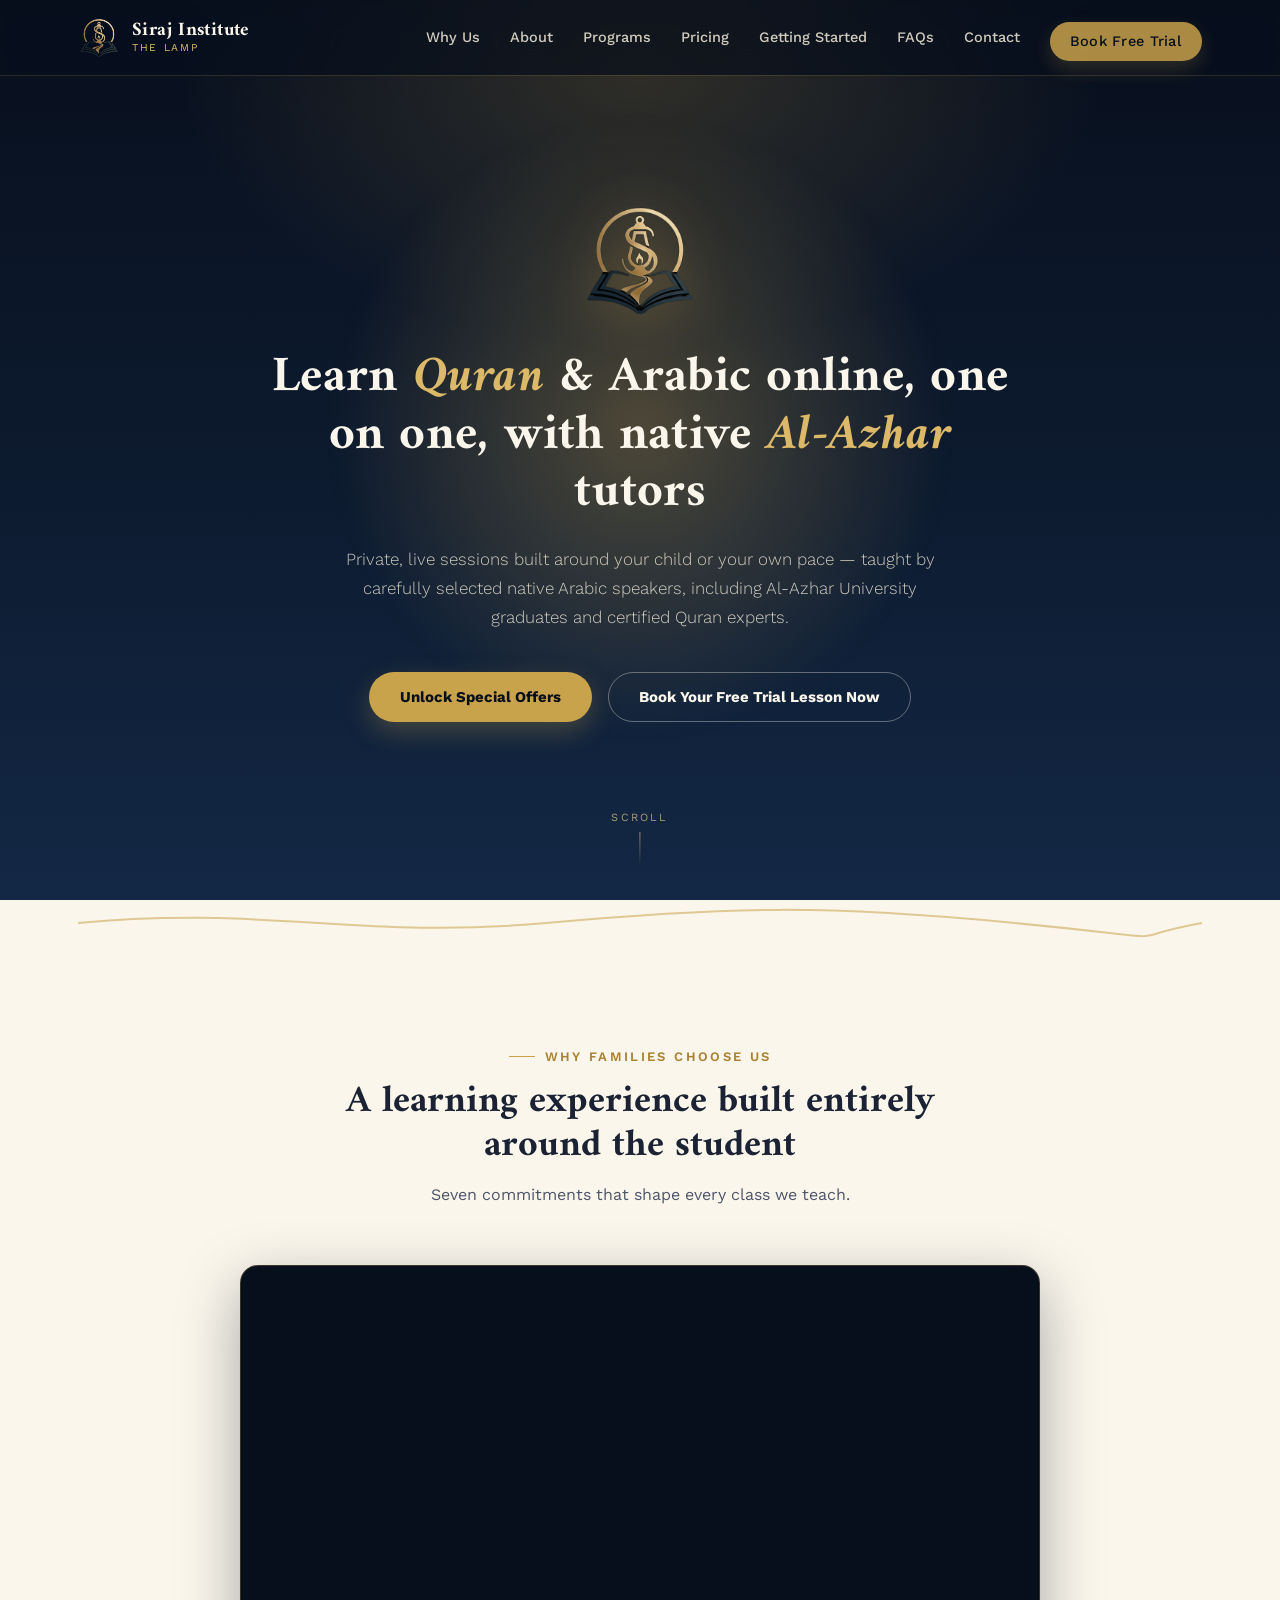
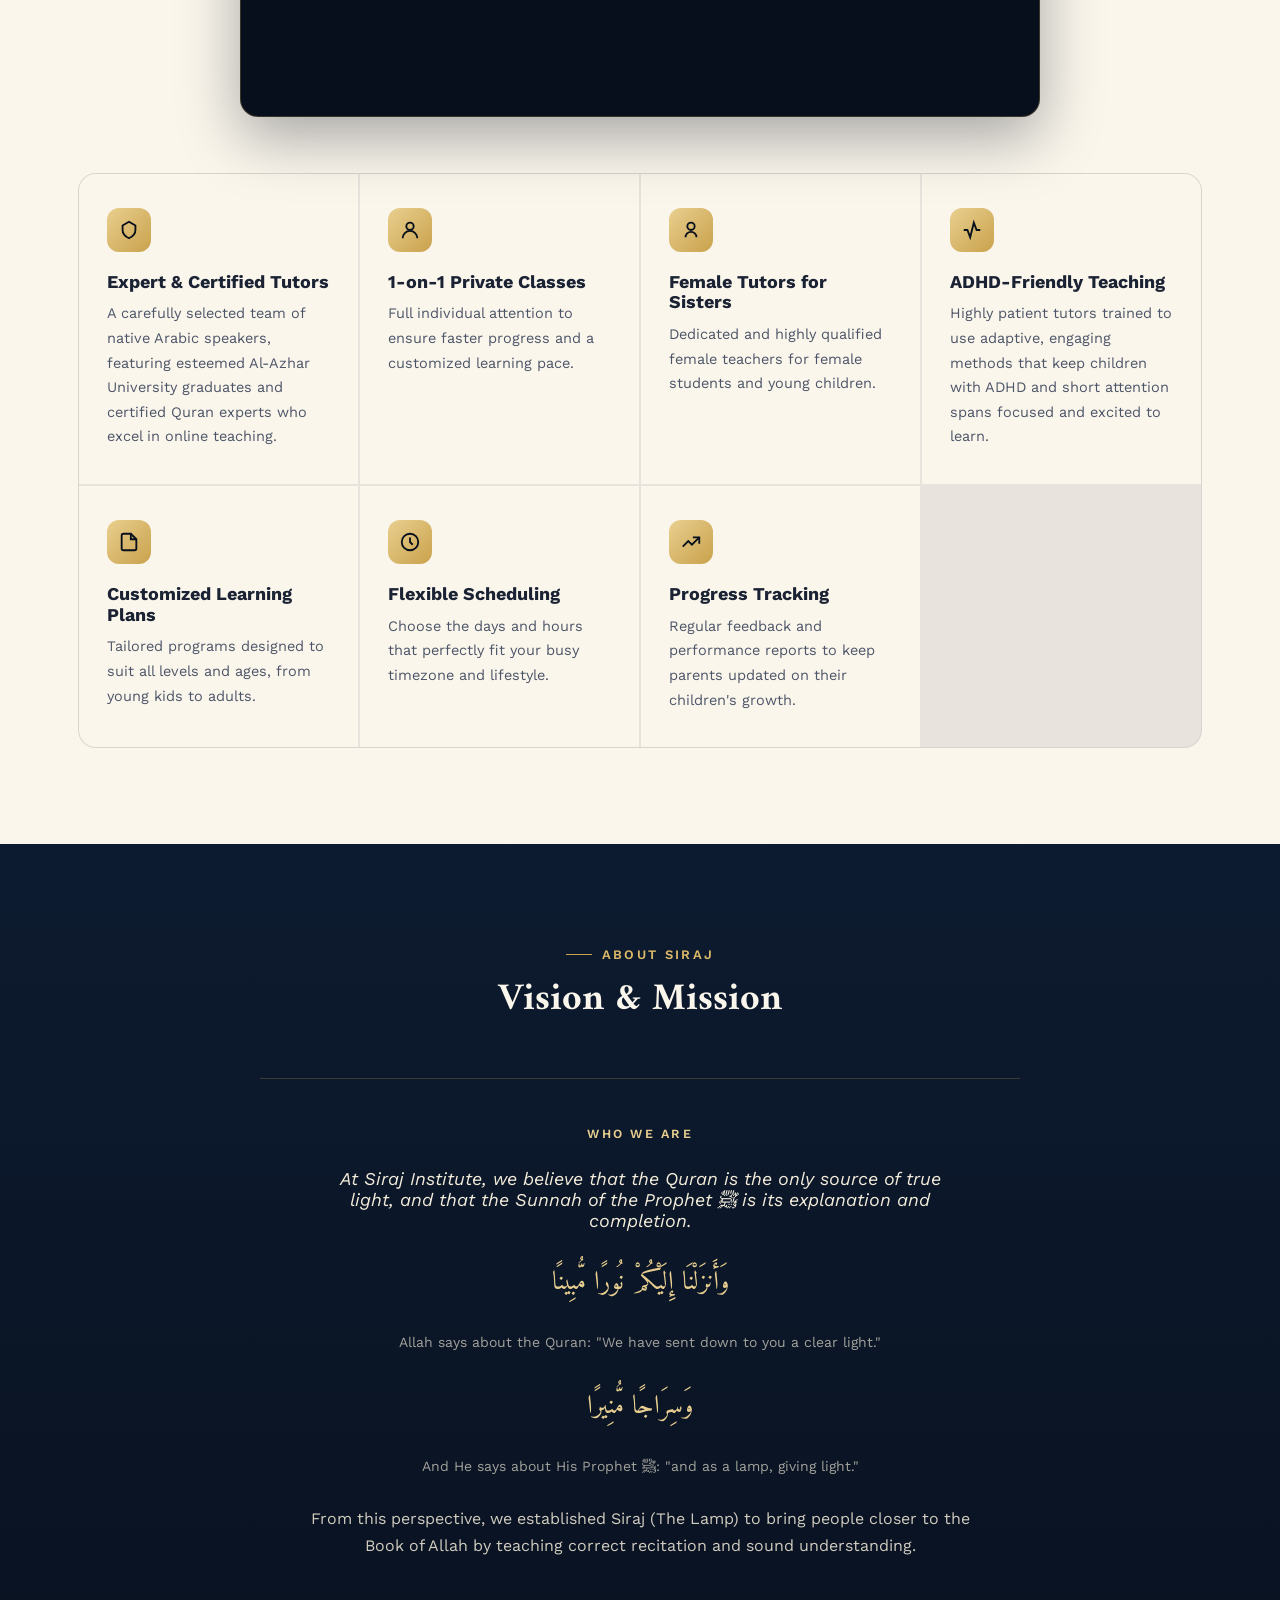
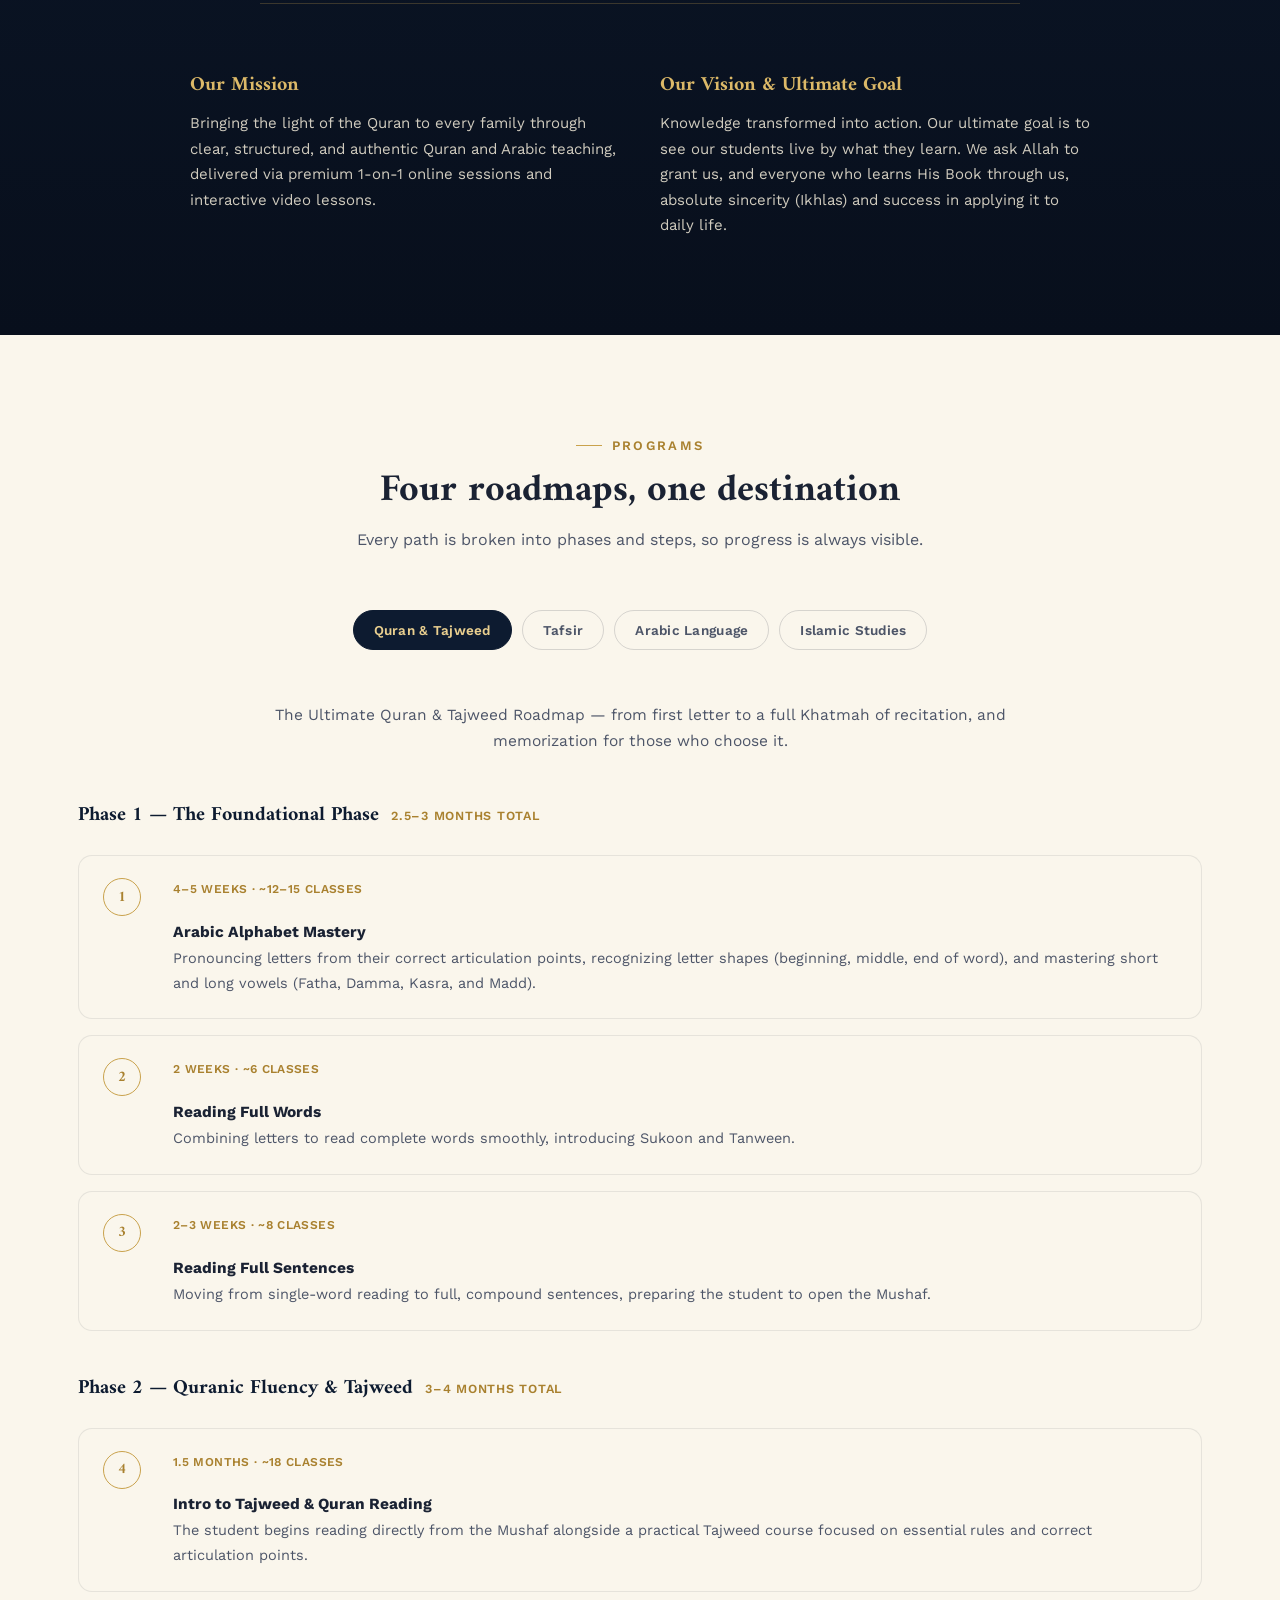
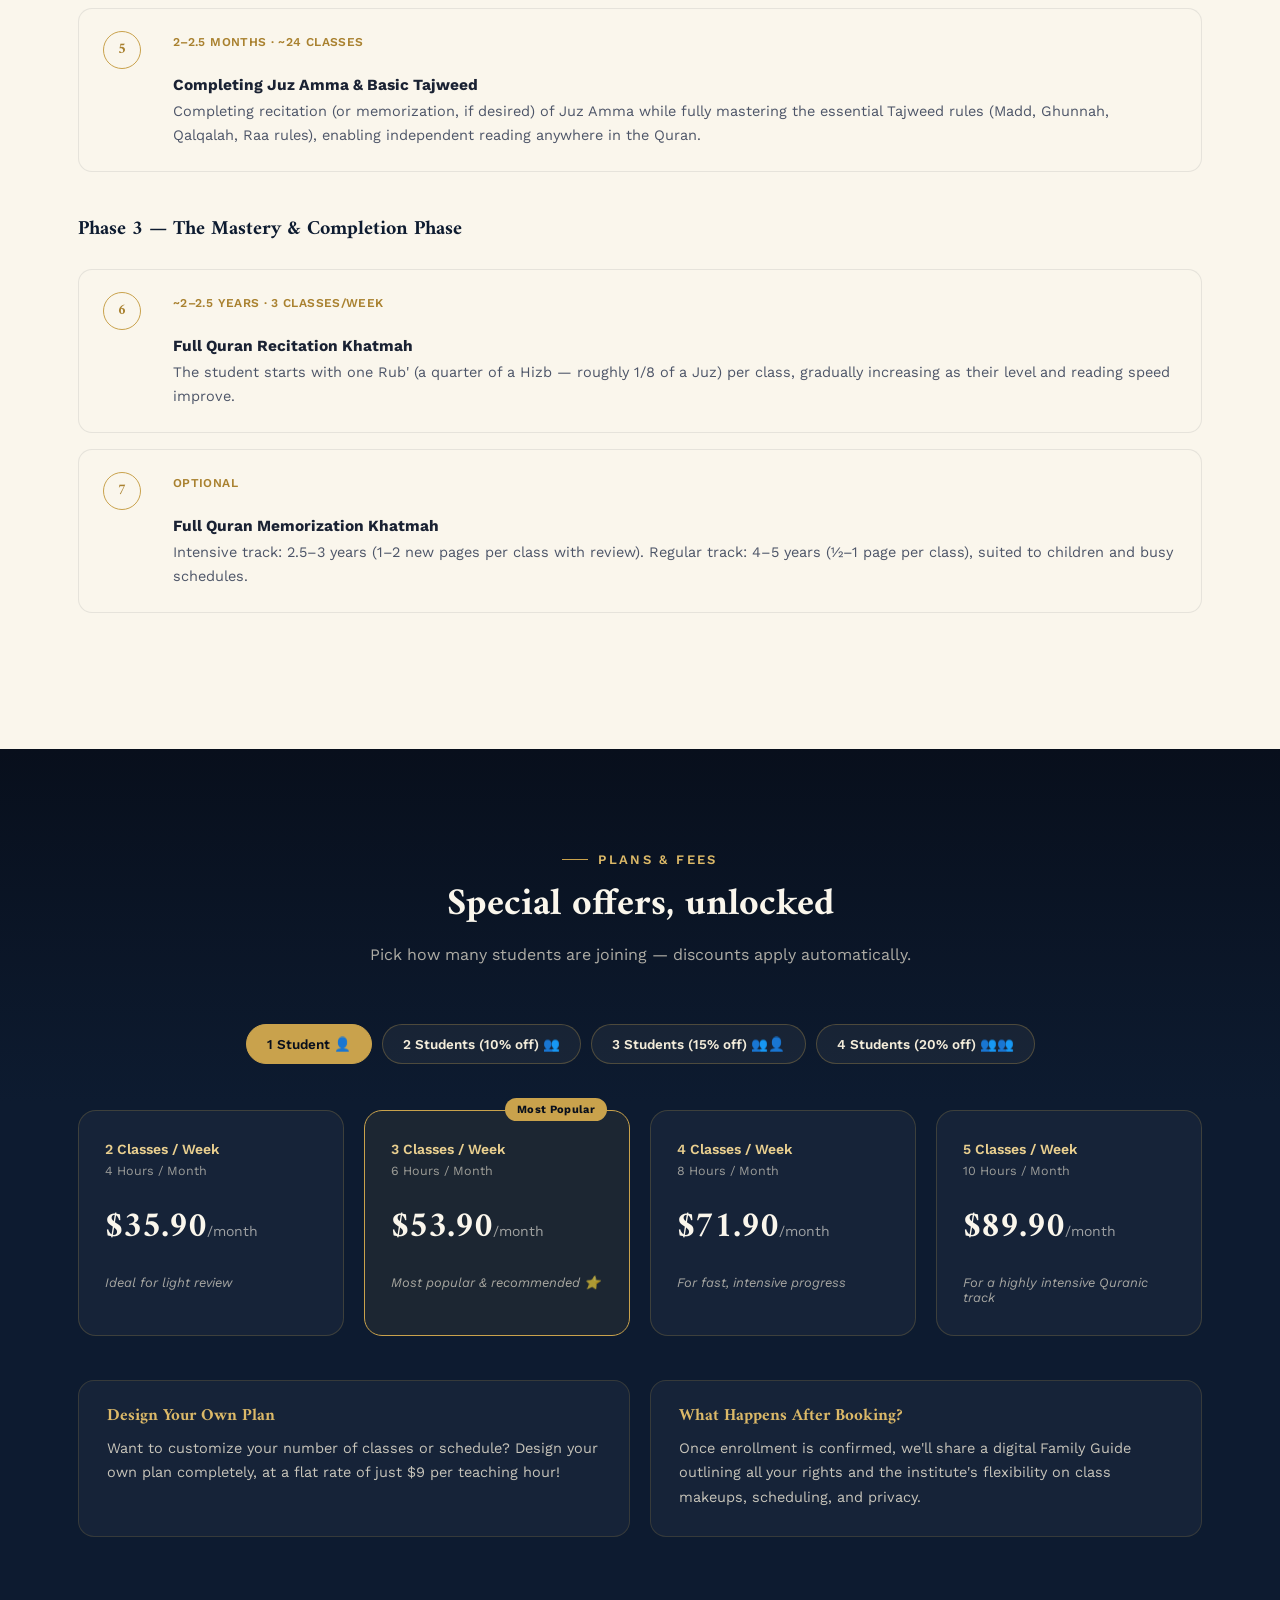
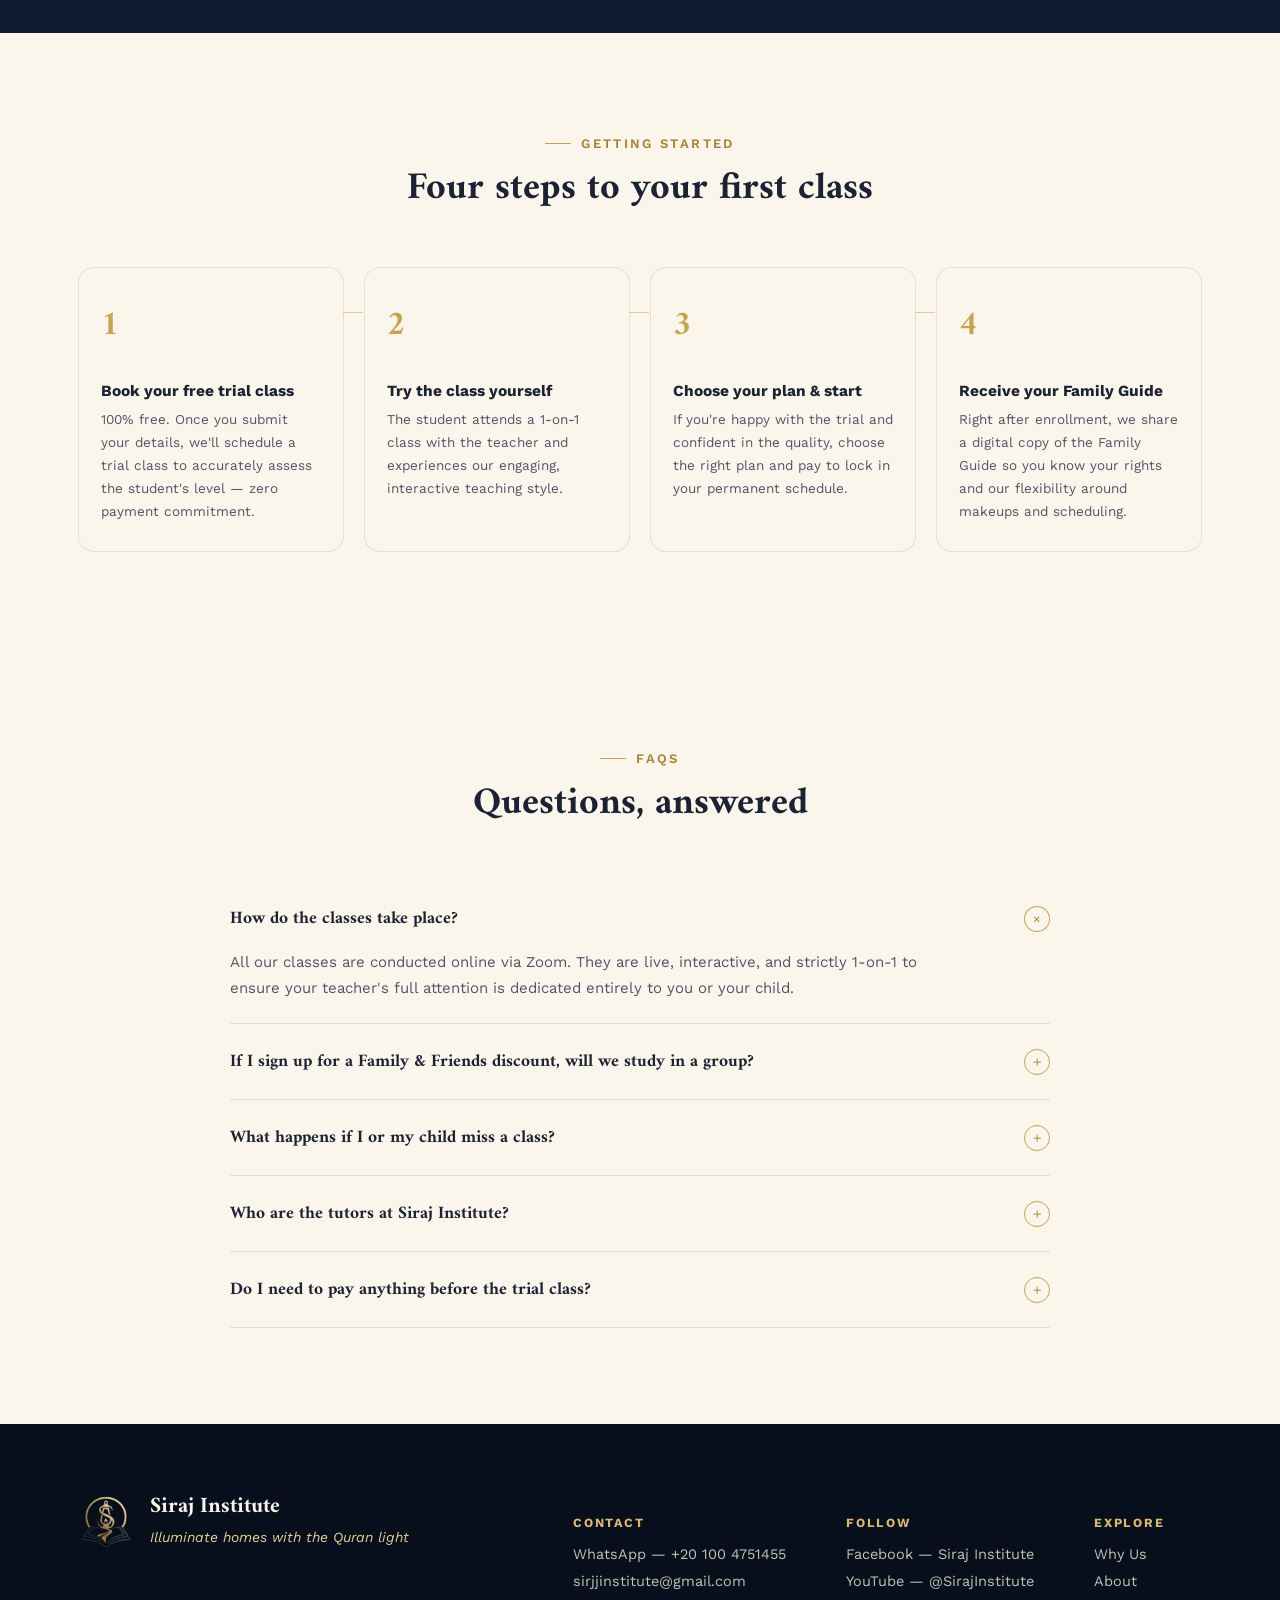
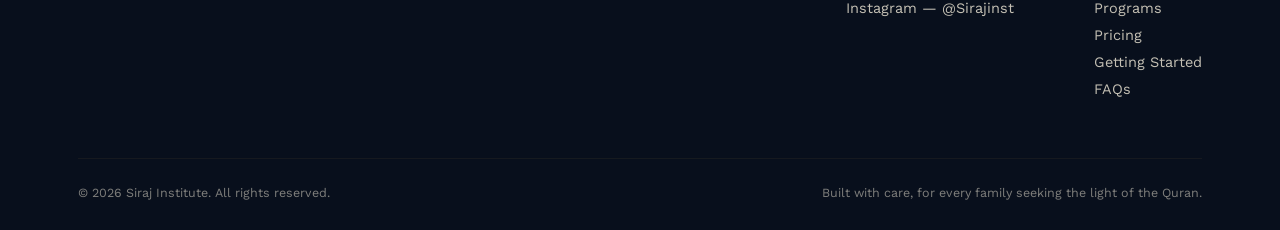
<file: index-2.html>
<!DOCTYPE html>
<html lang="en">
<head>
<meta charset="UTF-8">
<meta name="viewport" content="width=device-width, initial-scale=1.0">
<title>Siraj Institute — Learn Quran &amp; Arabic Online, 1-on-1</title>
<meta name="description" content="Learn Quran and Arabic online in a 1-on-1 setting with highly qualified native tutors, including Al-Azhar graduates. Book your free trial lesson today.">
<link rel="preconnect" href="https://fonts.googleapis.com">
<link rel="preconnect" href="https://fonts.gstatic.com" crossorigin>
<link href="https://fonts.googleapis.com/css2?family=Amiri:ital,wght@0,400;0,700;1,400&family=Work+Sans:wght@300;400;500;600;700;800&display=swap" rel="stylesheet">
<style>
  :root{
    --navy-950:#080f1c;
    --navy-900:#0d1b30;
    --navy-800:#132845;
    --navy-700:#1c3a5e;
    --gold-600:#a9812f;
    --gold-500:#c9a24c;
    --gold-400:#dcb968;
    --gold-300:#e9cf8f;
    --cream-50:#faf6ec;
    --cream-100:#f3ecda;
    --ink-900:#1a2233;
    --ink-600:#4d5568;
    --ink-400:#7c8496;
    --line-gold: linear-gradient(90deg, transparent, var(--gold-500), transparent);
    --shadow-soft: 0 20px 60px rgba(8,15,28,0.35);
  }

  *{box-sizing:border-box;}
  html{scroll-behavior:smooth;}
  body{
    margin:0;
    font-family:'Work Sans', sans-serif;
    color:var(--ink-900);
    background:var(--cream-50);
    -webkit-font-smoothing:antialiased;
    overflow-x:hidden;
  }
  img{max-width:100%; display:block;}
  h1,h2,h3,h4{font-family:'Amiri', serif; margin:0; font-weight:700; line-height:1.15;}
  p{margin:0; line-height:1.7;}
  a{color:inherit; text-decoration:none;}
  ul{margin:0; padding:0; list-style:none;}
  button{font-family:inherit; cursor:pointer;}
  .wrap{max-width:1180px; margin:0 auto; padding:0 28px;}
  .eyebrow{
    display:inline-flex; align-items:center; gap:10px;
    font-size:13px; letter-spacing:.18em; text-transform:uppercase;
    color:var(--gold-600); font-weight:600; margin-bottom:16px;
  }
  .eyebrow::before{content:""; width:26px; height:1px; background:var(--gold-500);}
  section{position:relative; padding:96px 0;}
  section[id], #top{scroll-margin-top:88px;}
  .arabic{font-family:'Amiri', serif; direction:rtl; unicode-bidi:isolate;}

  /* -------- reduced motion -------- */
  @media (prefers-reduced-motion: reduce){
    *{animation-duration:0.001ms !important; animation-iteration-count:1 !important; transition-duration:0.001ms !important; scroll-behavior:auto !important;}
  }

  /* -------- focus -------- */
  a:focus-visible, button:focus-visible, summary:focus-visible{
    outline:2px solid var(--gold-500); outline-offset:3px; border-radius:4px;
  }

  /* ============ NAV ============ */
  header.site-nav{
    position:fixed; top:0; left:0; right:0; z-index:100;
    border-bottom:1px solid rgba(201,162,76,0.18);
  }
  header.site-nav::before{
    content:"";
    position:absolute; inset:0; z-index:-1;
    background:rgba(8,15,28,0.7);
    backdrop-filter:blur(14px) saturate(140%);
    -webkit-backdrop-filter:blur(14px) saturate(140%);
  }
  .nav-inner{
    max-width:1180px; margin:0 auto; padding:14px 28px;
    display:flex; align-items:center; justify-content:space-between; gap:24px;
  }
  .brand{display:flex; align-items:center; gap:12px;}
  .brand img{height:42px; width:auto;}
  .brand-text{display:flex; flex-direction:column; line-height:1.1;}
  .brand-text strong{color:var(--cream-50); font-family:'Amiri',serif; font-size:19px; letter-spacing:.02em;}
  .brand-text span{color:var(--gold-400); font-size:10.5px; letter-spacing:.16em; text-transform:uppercase;}
  nav.links{display:flex; align-items:center; gap:30px;}
  nav.links a{color:var(--cream-100); font-size:14.5px; font-weight:500; opacity:.85; transition:opacity .2s, color .2s; position:relative;}
  nav.links a:hover{opacity:1; color:var(--gold-300);}
  .nav-cta{
    background:var(--gold-500); color:var(--navy-950)!important; font-weight:700; font-size:13.5px;
    padding:11px 20px; border-radius:100px; letter-spacing:.02em;
    box-shadow:0 8px 20px rgba(201,162,76,0.25);
    transition:transform .2s ease, box-shadow .2s ease, background .2s ease;
    white-space:nowrap;
  }
  .nav-cta:hover{transform:translateY(-2px); background:var(--gold-400); box-shadow:0 12px 26px rgba(201,162,76,0.35);}
  .menu-btn{display:none; background:none; border:none; padding:6px;}
  .menu-btn span{display:block; width:24px; height:2px; background:var(--cream-50); margin:5px 0; transition:.25s;}

  /* ============ HERO ============ */
  .hero{
    position:relative;
    min-height:100vh;
    display:flex; align-items:center;
    background:
      radial-gradient(ellipse 60% 50% at 50% 8%, rgba(201,162,76,0.20), transparent 60%),
      linear-gradient(180deg, var(--navy-950) 0%, var(--navy-900) 55%, var(--navy-800) 100%);
    overflow:hidden;
    padding-top:120px;
    text-align:center;
  }
  .hero .motes{position:absolute; inset:0; pointer-events:none;}
  .mote{
    position:absolute; border-radius:50%;
    background:radial-gradient(circle, rgba(233,207,143,0.9), rgba(233,207,143,0) 70%);
    opacity:0; animation:mote-float linear infinite;
  }
  @keyframes mote-float{
    0%{ transform:translateY(0) translateX(0); opacity:0;}
    10%{opacity:.9;}
    90%{opacity:.4;}
    100%{ transform:translateY(-420px) translateX(30px); opacity:0;}
  }
  .hero-glow{
    position:absolute; top:12%; left:50%; transform:translateX(-50%);
    width:640px; height:640px; border-radius:50%;
    background:radial-gradient(circle, rgba(201,162,76,0.35), rgba(201,162,76,0) 68%);
    filter:blur(10px);
    animation:flicker 5s ease-in-out infinite;
  }
  @keyframes flicker{
    0%,100%{opacity:.75; transform:translateX(-50%) scale(1);}
    50%{opacity:1; transform:translateX(-50%) scale(1.05);}
  }
  .hero-inner{position:relative; z-index:2; max-width:820px; margin:0 auto; padding:0 28px;}
  .hero-logo{width:118px; height:auto; margin:0 auto 30px; filter:drop-shadow(0 0 26px rgba(201,162,76,0.45));}
  .hero h1{
    color:var(--cream-50); font-size:clamp(30px, 4.4vw, 50px); font-weight:700;
    margin-bottom:22px; letter-spacing:.005em;
  }
  .hero h1 em{font-style:italic; color:var(--gold-400);}
  .hero p.lede{
    color:var(--cream-100); opacity:.82; font-size:17px; max-width:600px; margin:0 auto 40px;
    font-weight:300;
  }
  .btn-row{display:flex; gap:16px; justify-content:center; flex-wrap:wrap;}
  .btn{
    display:inline-flex; align-items:center; gap:8px;
    padding:15px 30px; border-radius:100px; font-weight:700; font-size:15px;
    transition:transform .2s ease, box-shadow .2s ease, background .2s ease, color .2s ease;
    border:1px solid transparent;
  }
  .btn-gold{background:var(--gold-500); color:var(--navy-950); box-shadow:0 10px 26px rgba(201,162,76,.28);}
  .btn-gold:hover{transform:translateY(-2px); background:var(--gold-400); box-shadow:0 14px 32px rgba(201,162,76,.4);}
  .btn-ghost{border-color:rgba(250,246,236,0.35); color:var(--cream-50);}
  .btn-ghost:hover{border-color:var(--gold-400); color:var(--gold-300); transform:translateY(-2px);}

  .scroll-cue{
    position:absolute; bottom:34px; left:50%; transform:translateX(-50%);
    color:var(--gold-300); opacity:.7; font-size:11px; letter-spacing:.2em; text-transform:uppercase;
    display:flex; flex-direction:column; align-items:center; gap:8px;
  }
  .scroll-cue .line{width:1px; height:34px; background:linear-gradient(var(--gold-400), transparent); animation:cue 1.8s ease-in-out infinite;}
  @keyframes cue{0%,100%{opacity:.2;} 50%{opacity:1;}}

  /* signature divider — the "flame trail" from the logo mark */
  .flame-divider{ width:100%; height:46px; display:block; margin:0 auto;}
  .flame-divider path{ fill:none; stroke:var(--gold-500); stroke-width:2; stroke-linecap:round; opacity:.55;}

  /* ============ WHY US ============ */
  .why{background:var(--cream-50);}
  .section-head{max-width:640px; margin:0 auto 56px; text-align:center;}
  .section-head h2{font-size:clamp(26px,3.4vw,38px); color:var(--ink-900);}
  .section-head p{color:var(--ink-600); margin-top:14px; font-size:16px;}
  .why-grid{
    display:grid; grid-template-columns:repeat(auto-fit,minmax(250px,1fr)); gap:2px;
    background:rgba(26,34,51,0.08); border:1px solid rgba(26,34,51,0.08); border-radius:18px; overflow:hidden;
  }
  .why-video{max-width:800px; margin:0 auto 56px;}
  .why-video-frame{
    position:relative; width:100%; padding-top:56.25%;
    border-radius:18px; overflow:hidden;
    background:var(--navy-950);
    border:1px solid rgba(201,162,76,0.25);
    box-shadow:var(--shadow-soft);
  }
  .why-video-frame iframe{
    position:absolute; inset:0; width:100%; height:100%; border:0;
  }
  .why-card{
    background:var(--cream-50); padding:34px 28px; transition:background .25s ease;
  }
  .why-card:hover{background:var(--cream-100);}
  .why-icon{
    width:44px; height:44px; border-radius:12px; margin-bottom:20px;
    display:flex; align-items:center; justify-content:center;
    background:linear-gradient(135deg, var(--gold-300), var(--gold-500));
    color:var(--navy-950);
  }
  .why-icon svg{width:22px; height:22px;}
  .why-card h3{font-size:18px; font-family:'Work Sans',sans-serif; font-weight:700; color:var(--ink-900); margin-bottom:10px;}
  .why-card p{color:var(--ink-600); font-size:14.5px;}

  /* ============ ABOUT ============ */
  .about{
    background:linear-gradient(180deg, var(--navy-900), var(--navy-950));
    color:var(--cream-100);
  }
  .about .eyebrow{color:var(--gold-400);}
  .about-quote{
    max-width:760px; margin:0 auto 70px; text-align:center; position:relative;
    padding:44px 30px; border-top:1px solid rgba(201,162,76,.25); border-bottom:1px solid rgba(201,162,76,.25);
  }
  .about-quote p.who{color:var(--gold-300); font-size:12.5px; letter-spacing:.18em; text-transform:uppercase; margin-bottom:24px; font-weight:600;}
  .about-quote blockquote{font-size:18px; font-weight:400; color:var(--cream-100); font-style:italic; margin-bottom:26px;}
  .ayah{margin:22px 0; font-size:26px; color:var(--gold-300); line-height:2;}
  .ayah + p{font-size:14px; color:var(--cream-100); opacity:.65; margin-top:6px;}
  .about-cols{display:grid; grid-template-columns:1fr 1fr; gap:40px; max-width:900px; margin:0 auto;}
  .about-col h4{color:var(--gold-400); font-size:20px; margin-bottom:14px;}
  .about-col p{color:var(--cream-100); opacity:.85; font-size:15px;}

  /* ============ PROGRAMS ============ */
  .programs{background:var(--cream-50);}
  .tabbar{
    display:flex; flex-wrap:wrap; justify-content:center; gap:10px; margin-bottom:52px;
  }
  .tabbar button{
    background:transparent; border:1px solid rgba(26,34,51,0.16); color:var(--ink-600);
    padding:11px 20px; border-radius:100px; font-size:13.5px; font-weight:600; letter-spacing:.02em;
    transition:.2s;
  }
  .tabbar button.active, .tabbar button:hover{
    background:var(--navy-900); color:var(--gold-300); border-color:var(--navy-900);
  }
  .roadmap{display:none;}
  .roadmap.active{display:block; animation:fadein .4s ease;}
  @keyframes fadein{from{opacity:0; transform:translateY(6px);} to{opacity:1; transform:none;}}
  .roadmap-goal{
    max-width:760px; margin:0 auto 44px; text-align:center; color:var(--ink-600); font-size:15.5px;
  }
  .phase{margin-bottom:40px;}
  .phase-title{
    display:flex; align-items:baseline; gap:12px; margin-bottom:22px;
    font-family:'Amiri',serif; font-size:20px; color:var(--navy-900); font-weight:700;
  }
  .phase-title .dur{font-family:'Work Sans',sans-serif; font-size:12.5px; font-weight:600; color:var(--gold-600); text-transform:uppercase; letter-spacing:.06em;}
  .steps{display:grid; gap:16px;}
  .step{
    display:grid; grid-template-columns:52px 1fr; gap:18px;
    background:var(--cream-50); border:1px solid rgba(26,34,51,0.09); border-radius:14px; padding:22px 24px;
  }
  .step .num{
    width:38px; height:38px; border-radius:50%; border:1.5px solid var(--gold-500);
    color:var(--gold-600); display:flex; align-items:center; justify-content:center;
    font-family:'Amiri',serif; font-weight:700; font-size:15px;
  }
  .step h5{font-size:15.5px; font-weight:700; color:var(--ink-900); margin-bottom:6px;}
  .step .meta{font-size:12px; color:var(--gold-600); font-weight:600; letter-spacing:.03em; margin-bottom:8px; text-transform:uppercase;}
  .step p{font-size:14.5px; color:var(--ink-600);}
  .marketing-note{
    max-width:760px; margin:36px auto 0; text-align:center; font-style:italic; color:var(--navy-800);
    background:var(--cream-100); border-radius:14px; padding:22px 28px; font-size:15px; border:1px dashed rgba(201,162,76,.5);
  }

  /* ============ PRICING ============ */
  .pricing{
    background:linear-gradient(180deg, var(--navy-950), var(--navy-900) 40%, var(--navy-900));
    color:var(--cream-100);
  }
  .pricing .section-head p{color:var(--cream-100); opacity:.7;}
  .pricing .eyebrow{color:var(--gold-400);}
  .student-tabs{
    display:flex; justify-content:center; flex-wrap:wrap; gap:10px; margin-bottom:46px;
  }
  .student-tabs button{
    background:rgba(250,246,236,0.05); border:1px solid rgba(201,162,76,.3); color:var(--cream-100);
    padding:11px 20px; border-radius:100px; font-size:13.5px; font-weight:600;
    transition:.2s;
  }
  .student-tabs button.active, .student-tabs button:hover{
    background:var(--gold-500); color:var(--navy-950); border-color:var(--gold-500);
  }
  .price-grid{
    display:grid; grid-template-columns:repeat(auto-fit,minmax(230px,1fr)); gap:20px; margin-bottom:44px;
  }
  .price-card{
    background:rgba(250,246,236,0.04); border:1px solid rgba(201,162,76,.22); border-radius:18px;
    padding:30px 26px; position:relative; transition:transform .25s ease, border-color .25s ease;
  }
  .price-card:hover{transform:translateY(-4px); border-color:var(--gold-500);}
  .price-card.popular{border-color:var(--gold-500); background:rgba(201,162,76,.08);}
  .badge{
    position:absolute; top:-13px; right:22px; background:var(--gold-500); color:var(--navy-950);
    font-size:11px; font-weight:700; padding:5px 12px; border-radius:100px; letter-spacing:.03em;
  }
  .price-card .freq{font-size:14px; color:var(--gold-300); font-weight:600; margin-bottom:6px;}
  .price-card .hrs{font-size:12.5px; color:var(--cream-100); opacity:.6; margin-bottom:18px;}
  .price-card .amount{font-family:'Amiri',serif; font-size:36px; color:var(--cream-50); font-weight:700;}
  .price-card .amount span{font-size:14px; font-family:'Work Sans',sans-serif; font-weight:400; opacity:.6;}
  .price-card .note{margin-top:16px; font-size:13px; color:var(--cream-100); opacity:.65; font-style:italic;}
  .info-boxes{display:grid; grid-template-columns:1fr 1fr; gap:20px;}
  .info-box{
    background:rgba(250,246,236,0.04); border:1px solid rgba(201,162,76,.18); border-radius:16px; padding:26px 28px;
  }
  .info-box h4{color:var(--gold-400); font-size:17px; margin-bottom:10px;}
  .info-box p{font-size:14.5px; color:var(--cream-100); opacity:.8;}

  /* ============ NEXT STEPS ============ */
  .next{background:var(--cream-50);}
  .next-list{
    display:grid; grid-template-columns:repeat(4,1fr); gap:20px; counter-reset:step;
  }
  .next-item{
    background:var(--cream-50); border:1px solid rgba(26,34,51,0.1); border-radius:16px; padding:28px 22px;
    position:relative;
  }
  .next-item .num{
    font-family:'Amiri',serif; font-size:34px; font-weight:700; color:var(--gold-500); margin-bottom:14px; display:block;
  }
  .next-item h5{font-size:15.5px; font-weight:700; color:var(--ink-900); margin-bottom:8px;}
  .next-item p{font-size:13.5px; color:var(--ink-600);}
  .next-item:not(:last-child)::after{
    content:""; position:absolute; top:44px; right:-20px; width:20px; height:1px; background:var(--gold-500); opacity:.5;
  }

  /* ============ FAQ ============ */
  .faq{background:var(--cream-50);}
  .faq-list{max-width:820px; margin:0 auto;}
  details{
    border-bottom:1px solid rgba(26,34,51,0.12); padding:22px 0;
  }
  summary{
    list-style:none; display:flex; align-items:center; justify-content:space-between; gap:20px;
    font-family:'Amiri',serif; font-size:17.5px; font-weight:700; color:var(--ink-900); cursor:pointer;
  }
  summary::-webkit-details-marker{display:none;}
  summary .plus{
    flex:none; width:26px; height:26px; border-radius:50%; border:1.5px solid var(--gold-500);
    color:var(--gold-600); display:flex; align-items:center; justify-content:center; font-size:16px; transition:transform .25s ease;
  }
  details[open] summary .plus{transform:rotate(45deg);}
  details p{margin-top:16px; color:var(--ink-600); font-size:15px; max-width:700px;}

  /* ============ CONTACT / FOOTER ============ */
  footer{
    background:var(--navy-950); color:var(--cream-100); padding:70px 0 30px;
  }
  .footer-top{
    display:flex; justify-content:space-between; flex-wrap:wrap; gap:48px; margin-bottom:50px;
  }
  .footer-brand{display:flex; gap:16px; align-items:flex-start; max-width:340px;}
  .footer-brand img{width:56px; height:auto;}
  .footer-brand h3{font-size:22px; color:var(--cream-50); margin-bottom:6px;}
  .footer-brand p{color:var(--gold-300); font-size:14px; font-style:italic;}
  .footer-cols{display:flex; gap:60px; flex-wrap:wrap;}
  .footer-col h5{color:var(--gold-400); font-size:12.5px; letter-spacing:.14em; text-transform:uppercase; margin-bottom:16px;}
  .footer-col a, .footer-col p{display:block; color:var(--cream-100); opacity:.8; font-size:14.5px; margin-bottom:10px; transition:opacity .2s, color .2s;}
  .footer-col a:hover{opacity:1; color:var(--gold-300);}
  .footer-bottom{
    border-top:1px solid rgba(201,162,76,.15); padding-top:26px; display:flex; justify-content:space-between;
    flex-wrap:wrap; gap:12px; font-size:12.5px; color:var(--cream-100); opacity:.5;
  }

  /* ============ FLOATING WHATSAPP BUTTON ============ */
  .wa-float{
    position:fixed; right:22px; bottom:22px; z-index:200;
    width:60px; height:60px; border-radius:50%;
    background:#25D366; display:flex; align-items:center; justify-content:center;
    box-shadow:0 10px 28px rgba(37,211,102,0.45);
    transition:transform .2s ease, box-shadow .2s ease;
    opacity:0; transform:translateY(16px) scale(.9); pointer-events:none;
  }
  .wa-float.show{opacity:1; transform:translateY(0) scale(1); pointer-events:auto;}
  .wa-float:hover{transform:translateY(-3px) scale(1.06); box-shadow:0 14px 34px rgba(37,211,102,0.55);}
  .wa-float svg{width:30px; height:30px;}
  .wa-float .ring{
    position:absolute; inset:0; border-radius:50%; border:2px solid #25D366;
    animation:wa-pulse 2.2s ease-out infinite;
  }
  @keyframes wa-pulse{
    0%{ transform:scale(1); opacity:.6;}
    100%{ transform:scale(1.6); opacity:0;}
  }
  @media (prefers-reduced-motion: reduce){
    .wa-float .ring{animation:none;}
  }
  @media (max-width:540px){
    .wa-float{right:16px; bottom:16px; width:54px; height:54px;}
    .wa-float svg{width:27px; height:27px;}
  }

  /* ============ responsive ============ */
  @media (max-width: 860px){
    nav.links{
      position:fixed; top:70px; left:0; right:0; bottom:0; background:var(--navy-950);
      flex-direction:column; padding:36px 28px; gap:26px; transform:translateX(100%);
      transition:transform .3s ease; overflow-y:auto;
    }
    nav.links.open{transform:translateX(0);}
    nav.links a{font-size:18px;}
    .menu-btn{display:block;}
    .about-cols{grid-template-columns:1fr;}
    .info-boxes{grid-template-columns:1fr;}
    .next-list{grid-template-columns:1fr 1fr;}
    .next-item::after{display:none;}
  }
  @media (max-width: 540px){
    section{padding:70px 0;}
    .next-list{grid-template-columns:1fr;}
    .footer-top{flex-direction:column;}
  }
</style>
</head>
<body>

<!-- ============ NAV ============ -->
<header class="site-nav">
  <div class="nav-inner">
    <a href="#top" class="brand">
      <img src="[data-uri]" alt="Siraj Institute logo">
      <span class="brand-text"><strong>Siraj Institute</strong><span>The Lamp</span></span>
    </a>
    <nav class="links" id="navLinks">
      <a href="#why">Why Us</a>
      <a href="#about">About</a>
      <a href="#programs">Programs</a>
      <a href="#pricing">Pricing</a>
      <a href="#next-steps">Getting Started</a>
      <a href="#faq">FAQs</a>
      <a href="#contact">Contact</a>
      <a href="#" class="nav-cta wa-link" target="_blank" rel="noopener" style="margin-top:8px;">Book Free Trial</a>
    </nav>
    <button class="menu-btn" id="menuBtn" aria-label="Toggle menu" aria-expanded="false">
      <span></span><span></span><span></span>
    </button>
  </div>
</header>

<!-- ============ HERO ============ -->
<section class="hero" id="top">
  <div class="motes" id="motes"></div>
  <div class="hero-glow"></div>
  <div class="hero-inner">
    <img src="[data-uri]" alt="Siraj Institute" class="hero-logo">
    <h1>Learn <em>Quran</em> &amp; Arabic online, one on one, with native <em>Al-Azhar</em> tutors</h1>
    <p class="lede">Private, live sessions built around your child or your own pace — taught by carefully selected native Arabic speakers, including Al-Azhar University graduates and certified Quran experts.</p>
    <div class="btn-row">
      <a href="#pricing" class="btn btn-gold">Unlock Special Offers</a>
      <a href="#" class="btn btn-ghost wa-link" target="_blank" rel="noopener">Book Your Free Trial Lesson Now</a>
    </div>
  </div>
  <div class="scroll-cue"><span>Scroll</span><span class="line"></span></div>
</section>

<div class="wrap"><svg class="flame-divider" viewBox="0 0 1200 46" preserveAspectRatio="none"><path d="M0 23 C 200 5, 300 40, 500 23 S 800 5, 1000 23 S 1100 40, 1200 23"/></svg></div>

<!-- ============ WHY US ============ -->
<section class="why" id="why">
  <div class="wrap">
    <div class="section-head">
      <div class="eyebrow" style="justify-content:center;">Why Families Choose Us</div>
      <h2>A learning experience built entirely around the student</h2>
      <p>Seven commitments that shape every class we teach.</p>
    </div>

    <div class="why-video">
      <div class="why-video-frame">
        <iframe
          src="https://www.youtube.com/embed/Ng5P2SusEsQ"
          title="Siraj Institute — Why families choose us"
          loading="lazy"
          allow="accelerometer; autoplay; clipboard-write; encrypted-media; gyroscope; picture-in-picture; web-share"
          allowfullscreen>
        </iframe>
      </div>
    </div>

    <div class="why-grid">

      <div class="why-card">
        <div class="why-icon"><svg viewBox="0 0 24 24" fill="none" stroke="currentColor" stroke-width="2"><path d="M12 3l7 4v5c0 5-3.5 7.5-7 9-3.5-1.5-7-4-7-9V7l7-4z"/></svg></div>
        <h3>Expert &amp; Certified Tutors</h3>
        <p>A carefully selected team of native Arabic speakers, featuring esteemed Al-Azhar University graduates and certified Quran experts who excel in online teaching.</p>
      </div>

      <div class="why-card">
        <div class="why-icon"><svg viewBox="0 0 24 24" fill="none" stroke="currentColor" stroke-width="2"><circle cx="12" cy="8" r="4"/><path d="M4 21c0-4.4 3.6-8 8-8s8 3.6 8 8"/></svg></div>
        <h3>1-on-1 Private Classes</h3>
        <p>Full individual attention to ensure faster progress and a customized learning pace.</p>
      </div>

      <div class="why-card">
        <div class="why-icon"><svg viewBox="0 0 24 24" fill="none" stroke="currentColor" stroke-width="2"><path d="M12 4a4 4 0 100 8 4 4 0 000-8z"/><path d="M6 20c0-3.3 2.7-6 6-6s6 2.7 6 6"/></svg></div>
        <h3>Female Tutors for Sisters</h3>
        <p>Dedicated and highly qualified female teachers for female students and young children.</p>
      </div>

      <div class="why-card">
        <div class="why-icon"><svg viewBox="0 0 24 24" fill="none" stroke="currentColor" stroke-width="2"><path d="M3 12h4l3 8 4-16 3 8h4"/></svg></div>
        <h3>ADHD-Friendly Teaching</h3>
        <p>Highly patient tutors trained to use adaptive, engaging methods that keep children with ADHD and short attention spans focused and excited to learn.</p>
      </div>

      <div class="why-card">
        <div class="why-icon"><svg viewBox="0 0 24 24" fill="none" stroke="currentColor" stroke-width="2"><path d="M4 19V5a2 2 0 012-2h8l6 6v10a2 2 0 01-2 2H6a2 2 0 01-2-2z"/><path d="M14 3v6h6"/></svg></div>
        <h3>Customized Learning Plans</h3>
        <p>Tailored programs designed to suit all levels and ages, from young kids to adults.</p>
      </div>

      <div class="why-card">
        <div class="why-icon"><svg viewBox="0 0 24 24" fill="none" stroke="currentColor" stroke-width="2"><circle cx="12" cy="12" r="9"/><path d="M12 7v5l3 3"/></svg></div>
        <h3>Flexible Scheduling</h3>
        <p>Choose the days and hours that perfectly fit your busy timezone and lifestyle.</p>
      </div>

      <div class="why-card">
        <div class="why-icon"><svg viewBox="0 0 24 24" fill="none" stroke="currentColor" stroke-width="2"><path d="M3 17l6-6 4 4 8-8"/><path d="M14 7h7v7"/></svg></div>
        <h3>Progress Tracking</h3>
        <p>Regular feedback and performance reports to keep parents updated on their children's growth.</p>
      </div>

    </div>
  </div>
</section>

<!-- ============ ABOUT ============ -->
<section class="about" id="about">
  <div class="wrap">
    <div class="section-head">
      <div class="eyebrow" style="justify-content:center;">About Siraj</div>
      <h2 style="color:var(--cream-50);">Vision &amp; Mission</h2>
    </div>

    <div class="about-quote">
      <p class="who">Who We Are</p>
      <blockquote>At Siraj Institute, we believe that the Quran is the only source of true light, and that the Sunnah of the Prophet ﷺ is its explanation and completion.</blockquote>
      <p class="ayah arabic">وَأَنزَلْنَا إِلَيْكُمْ نُورًا مُّبِينًا</p>
      <p>Allah says about the Quran: "We have sent down to you a clear light."</p>
      <p class="ayah arabic" style="margin-top:26px;">وَسِرَاجًا مُّنِيرًا</p>
      <p>And He says about His Prophet ﷺ: "and as a lamp, giving light."</p>
      <p style="margin-top:26px; opacity:.85;">From this perspective, we established Siraj (The Lamp) to bring people closer to the Book of Allah by teaching correct recitation and sound understanding.</p>
    </div>

    <div class="about-cols">
      <div class="about-col">
        <h4>Our Mission</h4>
        <p>Bringing the light of the Quran to every family through clear, structured, and authentic Quran and Arabic teaching, delivered via premium 1-on-1 online sessions and interactive video lessons.</p>
      </div>
      <div class="about-col">
        <h4>Our Vision &amp; Ultimate Goal</h4>
        <p>Knowledge transformed into action. Our ultimate goal is to see our students live by what they learn. We ask Allah to grant us, and everyone who learns His Book through us, absolute sincerity (Ikhlas) and success in applying it to daily life.</p>
      </div>
    </div>
  </div>
</section>

<!-- ============ PROGRAMS ============ -->
<section class="programs" id="programs">
  <div class="wrap">
    <div class="section-head">
      <div class="eyebrow" style="justify-content:center;">Programs</div>
      <h2>Four roadmaps, one destination</h2>
      <p>Every path is broken into phases and steps, so progress is always visible.</p>
    </div>

    <div class="tabbar" role="tablist" aria-label="Program roadmaps">
      <button class="active" data-tab="quran">Quran &amp; Tajweed</button>
      <button data-tab="tafsir">Tafsir</button>
      <button data-tab="arabic">Arabic Language</button>
      <button data-tab="islamic">Islamic Studies</button>
    </div>

    <!-- QURAN & TAJWEED -->
    <div class="roadmap active" id="quran">
      <p class="roadmap-goal">The Ultimate Quran &amp; Tajweed Roadmap — from first letter to a full Khatmah of recitation, and memorization for those who choose it.</p>

      <div class="phase">
        <div class="phase-title">Phase 1 — The Foundational Phase <span class="dur">2.5–3 months total</span></div>
        <div class="steps">
          <div class="step"><div class="num">1</div><div><span class="meta">4–5 weeks · ~12–15 classes</span><h5>Arabic Alphabet Mastery</h5><p>Pronouncing letters from their correct articulation points, recognizing letter shapes (beginning, middle, end of word), and mastering short and long vowels (Fatha, Damma, Kasra, and Madd).</p></div></div>
          <div class="step"><div class="num">2</div><div><span class="meta">2 weeks · ~6 classes</span><h5>Reading Full Words</h5><p>Combining letters to read complete words smoothly, introducing Sukoon and Tanween.</p></div></div>
          <div class="step"><div class="num">3</div><div><span class="meta">2–3 weeks · ~8 classes</span><h5>Reading Full Sentences</h5><p>Moving from single-word reading to full, compound sentences, preparing the student to open the Mushaf.</p></div></div>
        </div>
      </div>

      <div class="phase">
        <div class="phase-title">Phase 2 — Quranic Fluency &amp; Tajweed <span class="dur">3–4 months total</span></div>
        <div class="steps">
          <div class="step"><div class="num">4</div><div><span class="meta">1.5 months · ~18 classes</span><h5>Intro to Tajweed &amp; Quran Reading</h5><p>The student begins reading directly from the Mushaf alongside a practical Tajweed course focused on essential rules and correct articulation points.</p></div></div>
          <div class="step"><div class="num">5</div><div><span class="meta">2–2.5 months · ~24 classes</span><h5>Completing Juz Amma &amp; Basic Tajweed</h5><p>Completing recitation (or memorization, if desired) of Juz Amma while fully mastering the essential Tajweed rules (Madd, Ghunnah, Qalqalah, Raa rules), enabling independent reading anywhere in the Quran.</p></div></div>
        </div>
      </div>

      <div class="phase">
        <div class="phase-title">Phase 3 — The Mastery &amp; Completion Phase</div>
        <div class="steps">
          <div class="step"><div class="num">6</div><div><span class="meta">~2–2.5 years · 3 classes/week</span><h5>Full Quran Recitation Khatmah</h5><p>The student starts with one Rub' (a quarter of a Hizb — roughly 1/8 of a Juz) per class, gradually increasing as their level and reading speed improve.</p></div></div>
          <div class="step"><div class="num">7</div><div><span class="meta">Optional</span><h5>Full Quran Memorization Khatmah</h5><p>Intensive track: 2.5–3 years (1–2 new pages per class with review). Regular track: 4–5 years (½–1 page per class), suited to children and busy schedules.</p></div></div>
        </div>
      </div>
    </div>

    <!-- TAFSIR -->
    <div class="roadmap" id="tafsir">
      <p class="roadmap-goal">Full Quran Tafsir Journey — understand the meanings of the surahs recited daily, learn the reasons for revelation (Asbab al-Nuzul), and apply the verses in daily life (Tadabbur). Tailored for kids &amp; adults.</p>
      <div class="phase">
        <div class="steps">
          <div class="step"><div class="num">1</div><div><span class="meta">3–4 months</span><h5>The Foundation &amp; Juz Amma</h5><p>Surah Al-Fatiha and the complete Juz Amma. Kids: word meanings, surah stories (Al-Feel, Quraish, Al-Masad), lessons learned. Adults: the purposes of the surahs, reasons for revelation, daily messages relevant to prayer.</p></div></div>
          <div class="step"><div class="num">2</div><div><span class="meta">5–6 months</span><h5>Juz Tabarak &amp; The Meccan Gems</h5><p>Juz Tabarak and selected surahs with profound spiritual and narrative impact (Al-Kahf, Ya-Sin, Yusuf, Luqman, Al-Hujurat). Kids: faith through creation, the story in Yusuf, etiquette in Al-Hujurat. Adults: ethics, prophets' stories, intellectual resilience.</p></div></div>
          <div class="step"><div class="num">3</div><div><span class="meta">12–15 months</span><h5>The Long Surahs &amp; Islamic Legislation</h5><p>The major surahs (Al-Baqarah, Aal Imran, An-Nisa, Al-Ma'idah, Al-An'am, Al-A'raf, Al-Anfal, At-Tawbah). Kids: the major stories and their values. Adults: Islamic legislation, transactions, family building, jurisprudence of the Seerah.</p></div></div>
          <div class="step"><div class="num">4</div><div><span class="meta">12–14 months</span><h5>Completion &amp; Graduation</h5><p>Tafsir of the remaining parts of the Quran (Surah Yunus to Surah Al-Hadid). The student completes the Tafsir of the entire Quran with understanding and reflection, and receives the "Certificate of Completing the Simplified Tafsir of the Book of Allah" from Siraj Institute.</p></div></div>
        </div>
      </div>
      <div class="marketing-note">"One Course, Two Approaches: For kids, we use interactive storytelling and simplified visual aids. For adults, we focus on deep spiritual insights, context (Asbab al-Nuzul), and real-life applications."</div>
    </div>

    <!-- ARABIC -->
    <div class="roadmap" id="arabic">
      <p class="roadmap-goal">The Ultimate Arabic Language Roadmap — from not knowing the letters to speaking fluently and understanding texts.</p>
      <div class="phase">
        <div class="phase-title">Phase 1 — Foundational Arabic <span class="dur">3 months total</span></div>
        <div class="steps">
          <div class="step"><div class="num">1</div><div><span class="meta">4 weeks · ~12 classes</span><h5>Alphabet &amp; Phonetics</h5><p>Accurate pronunciation of Arabic sounds (especially heavier letters like Dhad and Kha), and how letters are written in their different forms.</p></div></div>
          <div class="step"><div class="num">2</div><div><span class="meta">4 weeks · ~12 classes</span><h5>Basic Vocabulary &amp; Greetings</h5><p>Memorizing basic vocabulary (numbers, colors, family members, days) and the ability to greet and introduce oneself.</p></div></div>
          <div class="step"><div class="num">3</div><div><span class="meta">4 weeks · ~12 classes</span><h5>Simple Sentence Building</h5><p>Reading and constructing very short sentences ("This is my book," "I study Arabic") and understanding basic pronouns.</p></div></div>
        </div>
      </div>
      <div class="phase">
        <div class="phase-title">Phase 2 — Communicative Arabic <span class="dur">4–5 months total</span></div>
        <div class="steps">
          <div class="step"><div class="num">4</div><div><span class="meta">2 months · ~24 classes</span><h5>Everyday Conversations</h5><p>Managing full conversations in real-life situations — the market, the airport, school, ordering food, hobbies and weather.</p></div></div>
          <div class="step"><div class="num">5</div><div><span class="meta">2.5 months · ~30 classes</span><h5>Basic Grammar &amp; Expression</h5><p>Understanding sentence structure (nominal and verbal sentences, past and present tense) and expressing ideas in short, error-free paragraphs.</p></div></div>
        </div>
      </div>
      <div class="phase">
        <div class="phase-title">Phase 3 — Advanced Fluency <span class="dur">4–6 months, depending on level</span></div>
        <div class="steps">
          <div class="step"><div class="num">6</div><div><span class="meta">Advanced</span><h5>Advanced Comprehension &amp; Fluency</h5><p>Reading complete stories and books, listening to and understanding programs, speaking fluently and confidently on general topics, and appreciating the beauty of Arabic rhetoric.</p></div></div>
        </div>
      </div>
    </div>

    <!-- ISLAMIC STUDIES -->
    <div class="roadmap" id="islamic">
      <p class="roadmap-goal">The Foundational Islamic Studies Roadmap — build the Muslim's awareness and equip them with the essential knowledge of their faith in an easy, practical style.</p>
      <div class="phase">
        <div class="steps">
          <div class="step"><div class="num">1</div><div><span class="meta">1.5 months · ~18 classes</span><h5>Essential Aqidah</h5><p>Knowing Allah, the Five Pillars of Islam, the Six Pillars of Faith, and Tawheed presented in an engaging, story-based style suited to the modern mindset.</p></div></div>
          <div class="step"><div class="num">2</div><div><span class="meta">2 months · ~24 classes</span><h5>Practical Fiqh &amp; Worship</h5><p>A step-by-step practical course teaching purification (Taharah), correct ablution (Wudu), and prayer with its pillars and conditions, with hands-on practice during class.</p></div></div>
          <div class="step"><div class="num">3</div><div><span class="meta">2 months · ~24 classes</span><h5>Prophet's Seerah &amp; Stories</h5><p>The life of the Prophet ﷺ from birth to passing, and the stories of the prophets, to draw out morals and lessons.</p></div></div>
          <div class="step"><div class="num">4</div><div><span class="meta">1.5 months · ~18 classes</span><h5>Islamic Manners &amp; Daily Azkar</h5><p>Islamic ethics (kindness to parents, honesty, trustworthiness) and memorizing/applying daily Azkar (sleep, eating, entering and leaving).</p></div></div>
        </div>
      </div>
    </div>

  </div>
</section>

<!-- ============ PRICING ============ -->
<section class="pricing" id="pricing">
  <div class="wrap">
    <div class="section-head">
      <div class="eyebrow" style="justify-content:center;">Plans &amp; Fees</div>
      <h2 style="color:var(--cream-50);">Special offers, unlocked</h2>
      <p>Pick how many students are joining — discounts apply automatically.</p>
    </div>

    <div class="student-tabs" role="tablist" aria-label="Number of students">
      <button class="active" data-students="1">1 Student 👤</button>
      <button data-students="2">2 Students (10% off) 👥</button>
      <button data-students="3">3 Students (15% off) 👥👤</button>
      <button data-students="4">4 Students (20% off) 👥👥</button>
    </div>

    <div class="price-grid" id="priceGrid"><!-- injected by JS --></div>

    <div class="info-boxes">
      <div class="info-box">
        <h4>Design Your Own Plan</h4>
        <p>Want to customize your number of classes or schedule? Design your own plan completely, at a flat rate of just $9 per teaching hour!</p>
      </div>
      <div class="info-box">
        <h4>What Happens After Booking?</h4>
        <p>Once enrollment is confirmed, we'll share a digital Family Guide outlining all your rights and the institute's flexibility on class makeups, scheduling, and privacy.</p>
      </div>
    </div>
  </div>
</section>

<!-- ============ NEXT STEPS ============ -->
<section class="next" id="next-steps">
  <div class="wrap">
    <div class="section-head">
      <div class="eyebrow" style="justify-content:center;">Getting Started</div>
      <h2>Four steps to your first class</h2>
    </div>
    <div class="next-list">
      <div class="next-item"><span class="num">1</span><h5>Book your free trial class</h5><p>100% free. Once you submit your details, we'll schedule a trial class to accurately assess the student's level — zero payment commitment.</p></div>
      <div class="next-item"><span class="num">2</span><h5>Try the class yourself</h5><p>The student attends a 1-on-1 class with the teacher and experiences our engaging, interactive teaching style.</p></div>
      <div class="next-item"><span class="num">3</span><h5>Choose your plan &amp; start</h5><p>If you're happy with the trial and confident in the quality, choose the right plan and pay to lock in your permanent schedule.</p></div>
      <div class="next-item"><span class="num">4</span><h5>Receive your Family Guide</h5><p>Right after enrollment, we share a digital copy of the Family Guide so you know your rights and our flexibility around makeups and scheduling.</p></div>
    </div>
  </div>
</section>

<!-- ============ FAQ ============ -->
<section class="faq" id="faq">
  <div class="wrap">
    <div class="section-head">
      <div class="eyebrow" style="justify-content:center;">FAQs</div>
      <h2>Questions, answered</h2>
    </div>
    <div class="faq-list">
      <details open>
        <summary>How do the classes take place?<span class="plus">+</span></summary>
        <p>All our classes are conducted online via Zoom. They are live, interactive, and strictly 1-on-1 to ensure your teacher's full attention is dedicated entirely to you or your child.</p>
      </details>
      <details>
        <summary>If I sign up for a Family &amp; Friends discount, will we study in a group?<span class="plus">+</span></summary>
        <p>No, absolutely not. Even if you join our group discount plans to save on costs, every student enjoys a completely private schedule, a customized curriculum, and a dedicated teacher. Your classes remain 100% individual (1v1).</p>
      </details>
      <details>
        <summary>What happens if I or my child miss a class?<span class="plus">+</span></summary>
        <p>We understand that life happens. Siraj Institute offers a highly flexible rescheduling policy. Upon finalizing your enrollment, you will receive a digital copy of our "Family Guide," which outlines all your rights and details our friendly options for rescheduling and making up missed classes.</p>
      </details>
      <details>
        <summary>Who are the tutors at Siraj Institute?<span class="plus">+</span></summary>
        <p>Our team consists of highly qualified, native Arabic-speaking tutors, including prestigious Al-Azhar University graduates and certified Quran experts who are specially trained to teach non-native speakers and hold patient, engaging sessions for children (including those with ADHD).</p>
      </details>
      <details>
        <summary>Do I need to pay anything before the trial class?<span class="plus">+</span></summary>
        <p>No. Your free trial class is 100% free and comes with zero commitment. It is designed to evaluate the student's level accurately and let you experience our teaching style firsthand before making any payment decision.</p>
      </details>
    </div>
  </div>
</section>

<!-- ============ CONTACT / FOOTER ============ -->
<footer id="contact">
  <div class="wrap">
    <div class="footer-top">
      <div class="footer-brand">
        <img src="[data-uri]" alt="Siraj Institute logo">
        <div>
          <h3>Siraj Institute</h3>
          <p>Illuminate homes with the Quran light</p>
        </div>
      </div>
      <div class="footer-cols">
        <div class="footer-col">
          <h5>Contact</h5>
          <a href="#" class="wa-link" target="_blank" rel="noopener">WhatsApp — +20 100 4751455</a>
          <a href="mailto:sirjjinstitute@gmail.com">sirjjinstitute@gmail.com</a>
        </div>
        <div class="footer-col">
          <h5>Follow</h5>
          <a href="https://www.facebook.com/share/14gMNzaa5es/" target="_blank" rel="noopener">Facebook — Siraj Institute</a>
          <a href="https://youtube.com/@sirajinstitute?si=gYj4IEVo7AQnSQPf" target="_blank" rel="noopener">YouTube — @SirajInstitute</a>
          <a href="https://www.instagram.com/sirajinst?igsh=czVvOWY4YXRmMGVj" target="_blank" rel="noopener">Instagram — @Sirajinst</a>
        </div>
        <div class="footer-col">
          <h5>Explore</h5>
          <a href="#why">Why Us</a>
          <a href="#about">About</a>
          <a href="#programs">Programs</a>
          <a href="#pricing">Pricing</a>
          <a href="#next-steps">Getting Started</a>
          <a href="#faq">FAQs</a>
        </div>
      </div>
    </div>
    <div class="footer-bottom">
      <span>© <span id="year"></span> Siraj Institute. All rights reserved.</span>
      <span>Built with care, for every family seeking the light of the Quran.</span>
    </div>
  </div>
</footer>

<a href="#" class="wa-float wa-link" id="waFloat" target="_blank" rel="noopener" aria-label="Chat with us on WhatsApp">
  <span class="ring"></span>
  <svg viewBox="0 0 32 32" fill="#fff"><path d="M16.02 3C9.4 3 4 8.36 4 15c0 2.36.68 4.55 1.86 6.4L4 29l7.8-1.82A11.9 11.9 0 0 0 16.02 27C22.64 27 28 21.64 28 15S22.64 3 16.02 3zm0 21.7c-1.98 0-3.83-.55-5.4-1.5l-.39-.23-4.63 1.08 1.1-4.51-.25-.4A9.62 9.62 0 0 1 6.3 15c0-5.36 4.36-9.7 9.72-9.7 5.36 0 9.7 4.34 9.7 9.7 0 5.36-4.34 9.7-9.7 9.7zm5.32-7.26c-.29-.15-1.72-.85-1.99-.95-.27-.1-.46-.15-.66.15-.2.29-.76.95-.93 1.15-.17.2-.34.22-.63.07-.29-.15-1.22-.45-2.33-1.44-.86-.77-1.44-1.71-1.61-2-.17-.29-.02-.45.13-.6.13-.13.29-.34.44-.51.15-.17.2-.29.29-.49.1-.2.05-.37-.02-.51-.07-.15-.66-1.58-.9-2.17-.24-.57-.48-.49-.66-.5-.17-.01-.37-.01-.56-.01-.2 0-.51.07-.78.37-.27.29-1.02 1-1.02 2.44s1.05 2.83 1.19 3.03c.15.2 2.07 3.16 5.02 4.43.7.3 1.25.48 1.68.61.7.22 1.34.19 1.85.12.56-.08 1.72-.7 1.97-1.38.24-.68.24-1.26.17-1.38-.07-.12-.26-.2-.55-.34z"/></svg>
</a>

<script>
document.getElementById('year').textContent = new Date().getFullYear();

/* WhatsApp trial-booking links */
const waNumber = '201004751455';
const waMessage = "Assalamu alaikum, I'm interested in booking a free trial lesson with Siraj Institute.";
const waLink = `https://wa.me/${waNumber}?text=${encodeURIComponent(waMessage)}`;
document.querySelectorAll('.wa-link').forEach(el => el.setAttribute('href', waLink));

/* show floating WhatsApp button after a short scroll */
const waFloat = document.getElementById('waFloat');
const revealWa = () => {
  if (window.scrollY > 260) waFloat.classList.add('show');
  else waFloat.classList.remove('show');
};
revealWa();
window.addEventListener('scroll', revealWa, { passive: true });

/* mobile menu */
const menuBtn = document.getElementById('menuBtn');
const navLinks = document.getElementById('navLinks');
menuBtn.addEventListener('click', () => {
  const open = navLinks.classList.toggle('open');
  menuBtn.setAttribute('aria-expanded', open);
});
navLinks.querySelectorAll('a').forEach(a => a.addEventListener('click', () => {
  navLinks.classList.remove('open');
  menuBtn.setAttribute('aria-expanded', false);
}));

/* hero light motes */
const motesEl = document.getElementById('motes');
const moteCount = window.matchMedia('(prefers-reduced-motion: reduce)').matches ? 0 : 22;
for (let i = 0; i < moteCount; i++) {
  const m = document.createElement('span');
  m.className = 'mote';
  const size = 2 + Math.random() * 4;
  m.style.width = size + 'px';
  m.style.height = size + 'px';
  m.style.left = (10 + Math.random() * 80) + '%';
  m.style.bottom = (Math.random() * 40) + '%';
  m.style.animationDuration = (6 + Math.random() * 8) + 's';
  m.style.animationDelay = (Math.random() * 8) + 's';
  motesEl.appendChild(m);
}

/* program tabs */
const tabButtons = document.querySelectorAll('.tabbar button');
const roadmaps = document.querySelectorAll('.roadmap');
tabButtons.forEach(btn => {
  btn.addEventListener('click', () => {
    tabButtons.forEach(b => b.classList.remove('active'));
    btn.classList.add('active');
    roadmaps.forEach(r => r.classList.remove('active'));
    document.getElementById(btn.dataset.tab).classList.add('active');
  });
});

/* pricing */
const plans = {
  1: { label: '1', prices: [35.90, 53.90, 71.90, 89.90], note: '' },
  2: { label: '2', prices: [31.90, 47.90, 63.90, 79.90], note: '10% off' },
  3: { label: '3', prices: [30.90, 45.90, 60.90, 76.90], note: '15% off' },
  4: { label: '4', prices: [28.90, 42.90, 57.90, 71.90], note: '20% off' },
};
const packageInfo = [
  { classes: '2 Classes / Week', hours: '4 Hours / Month', note: 'Ideal for light review' },
  { classes: '3 Classes / Week', hours: '6 Hours / Month', note: 'Most popular & recommended ⭐', popular: true },
  { classes: '4 Classes / Week', hours: '8 Hours / Month', note: 'For fast, intensive progress' },
  { classes: '5 Classes / Week', hours: '10 Hours / Month', note: 'For a highly intensive Quranic track' },
];
const priceGrid = document.getElementById('priceGrid');
function renderPricing(students) {
  const plan = plans[students];
  priceGrid.innerHTML = packageInfo.map((pkg, i) => `
    <div class="price-card ${pkg.popular ? 'popular' : ''}">
      ${pkg.popular ? '<span class="badge">Most Popular</span>' : ''}
      <div class="freq">${pkg.classes}</div>
      <div class="hrs">${pkg.hours}${plan.note ? ' · ' + plan.note : ''}</div>
      <div class="amount">$${plan.prices[i].toFixed(2)}<span>/month</span></div>
      <div class="note">${pkg.note}</div>
    </div>
  `).join('');
}
renderPricing(1);
document.querySelectorAll('.student-tabs button').forEach(btn => {
  btn.addEventListener('click', () => {
    document.querySelectorAll('.student-tabs button').forEach(b => b.classList.remove('active'));
    btn.classList.add('active');
    renderPricing(btn.dataset.students);
  });
});
</script>
</body>
</html>
</file>
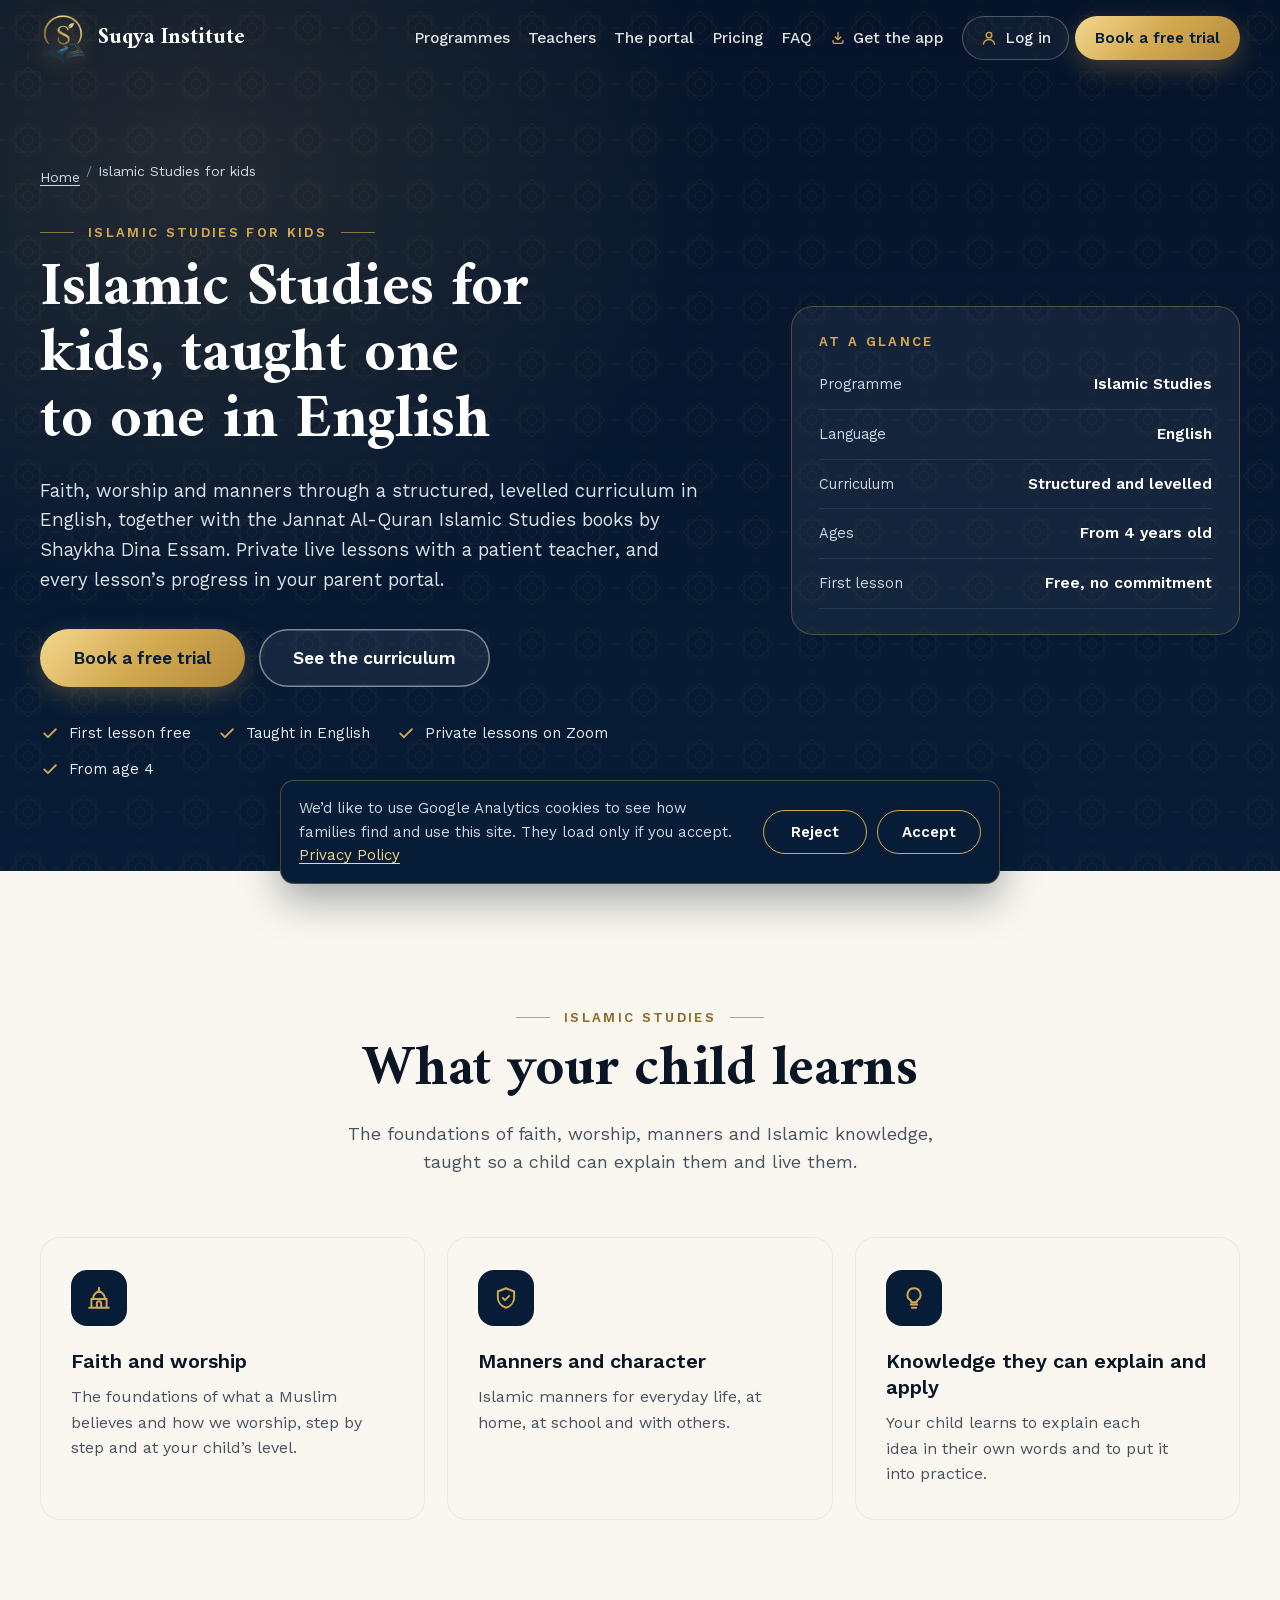
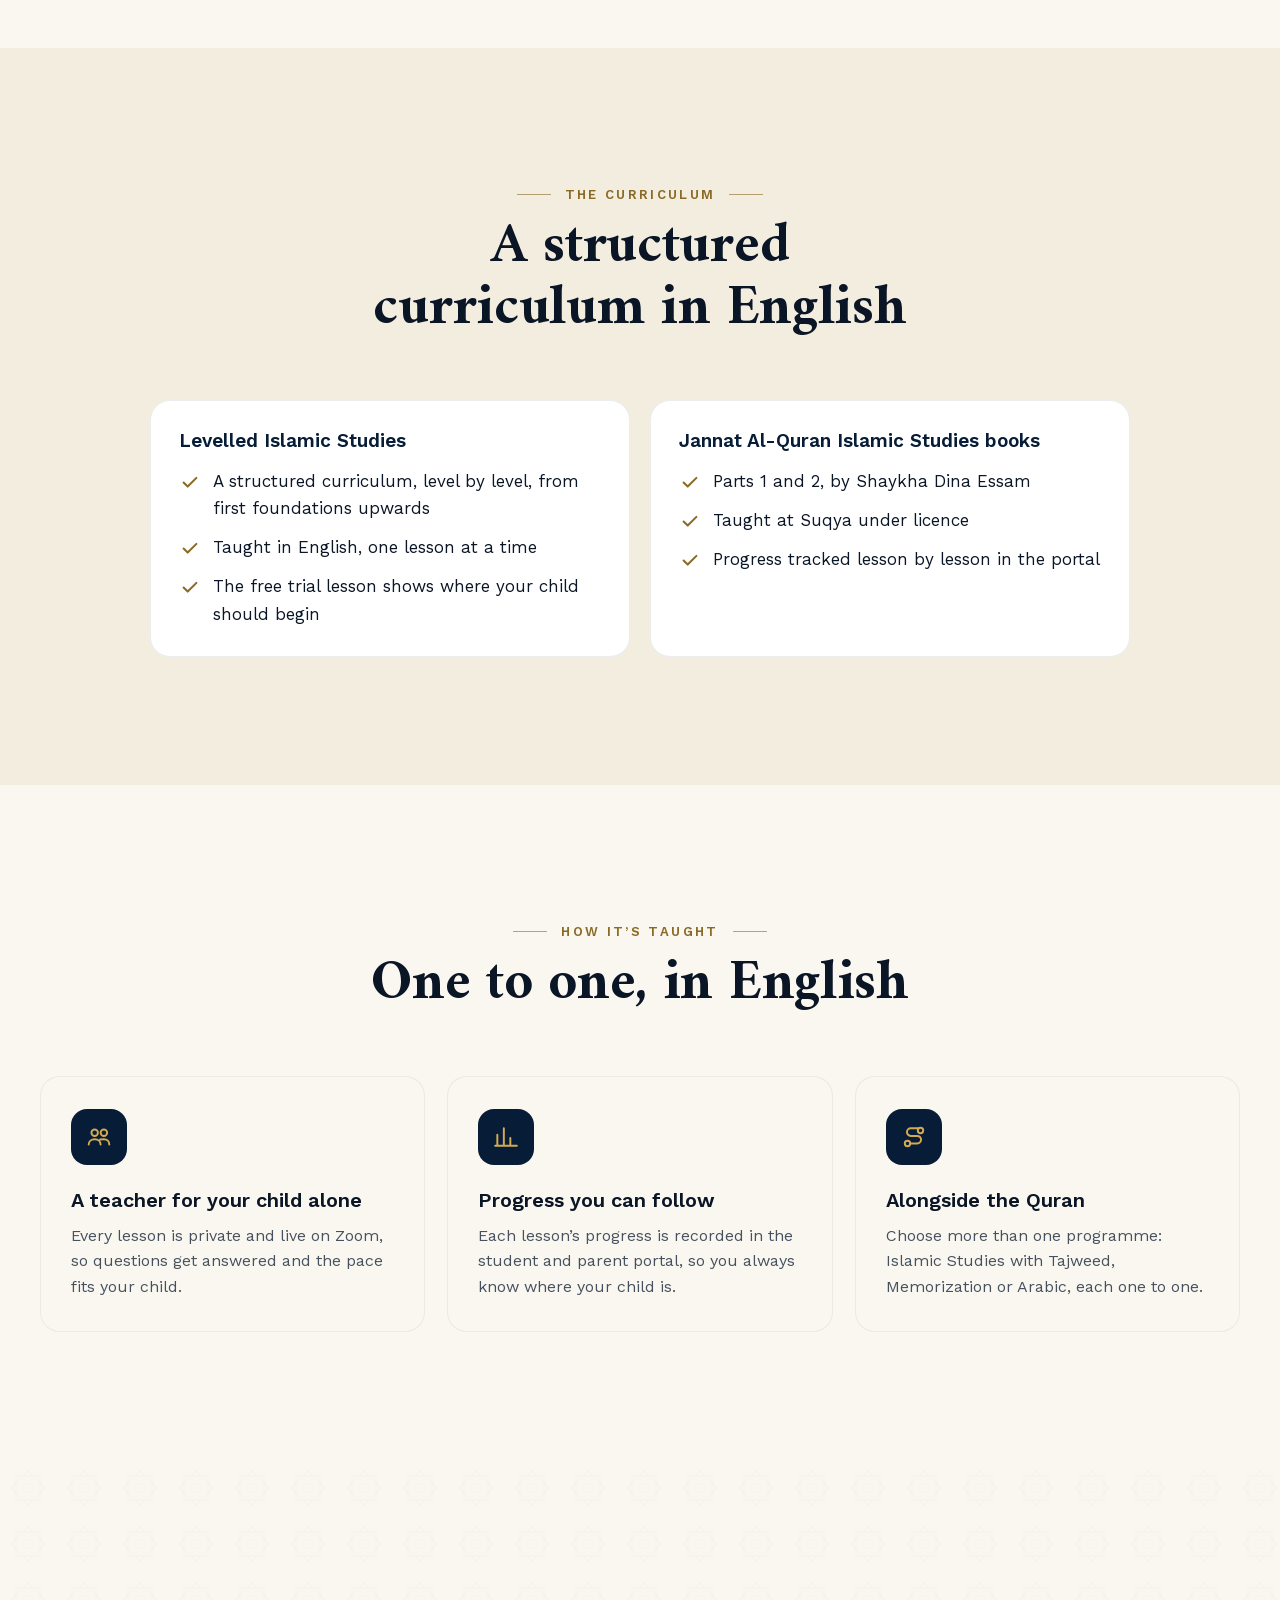
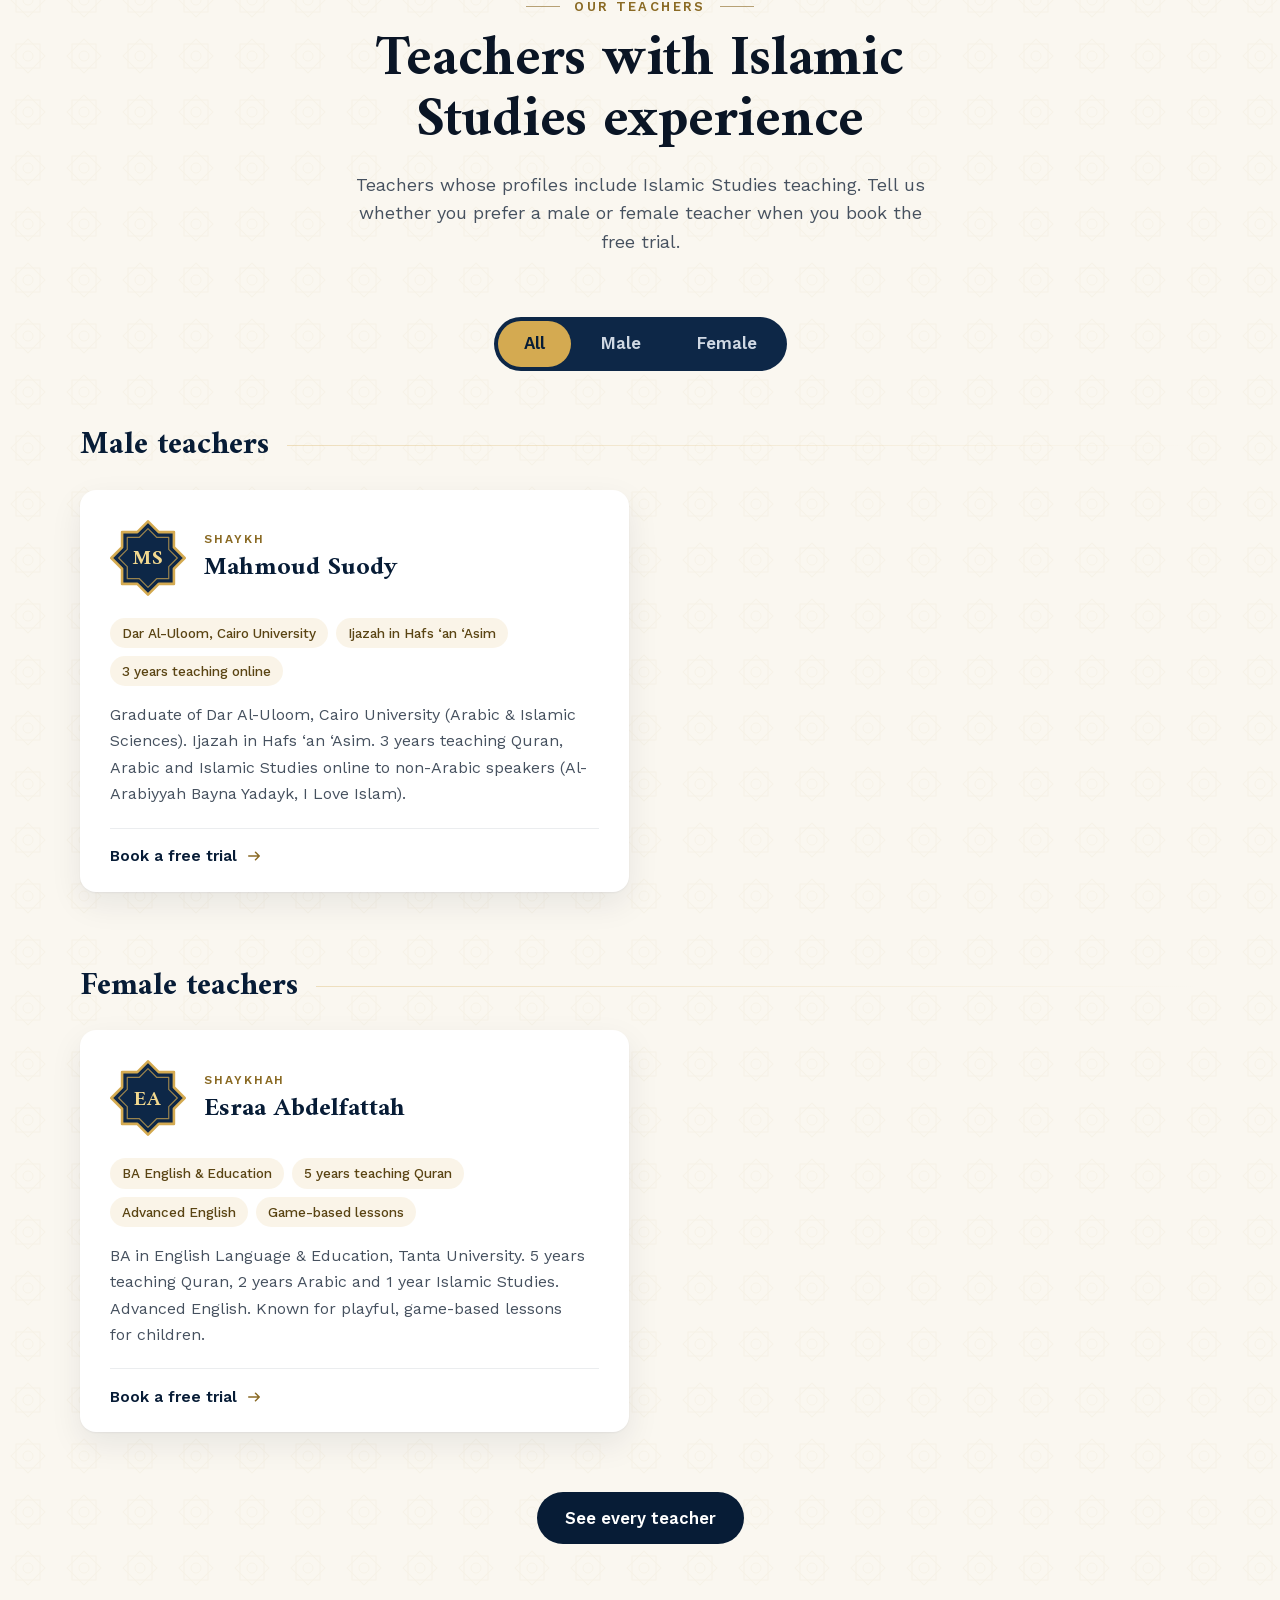
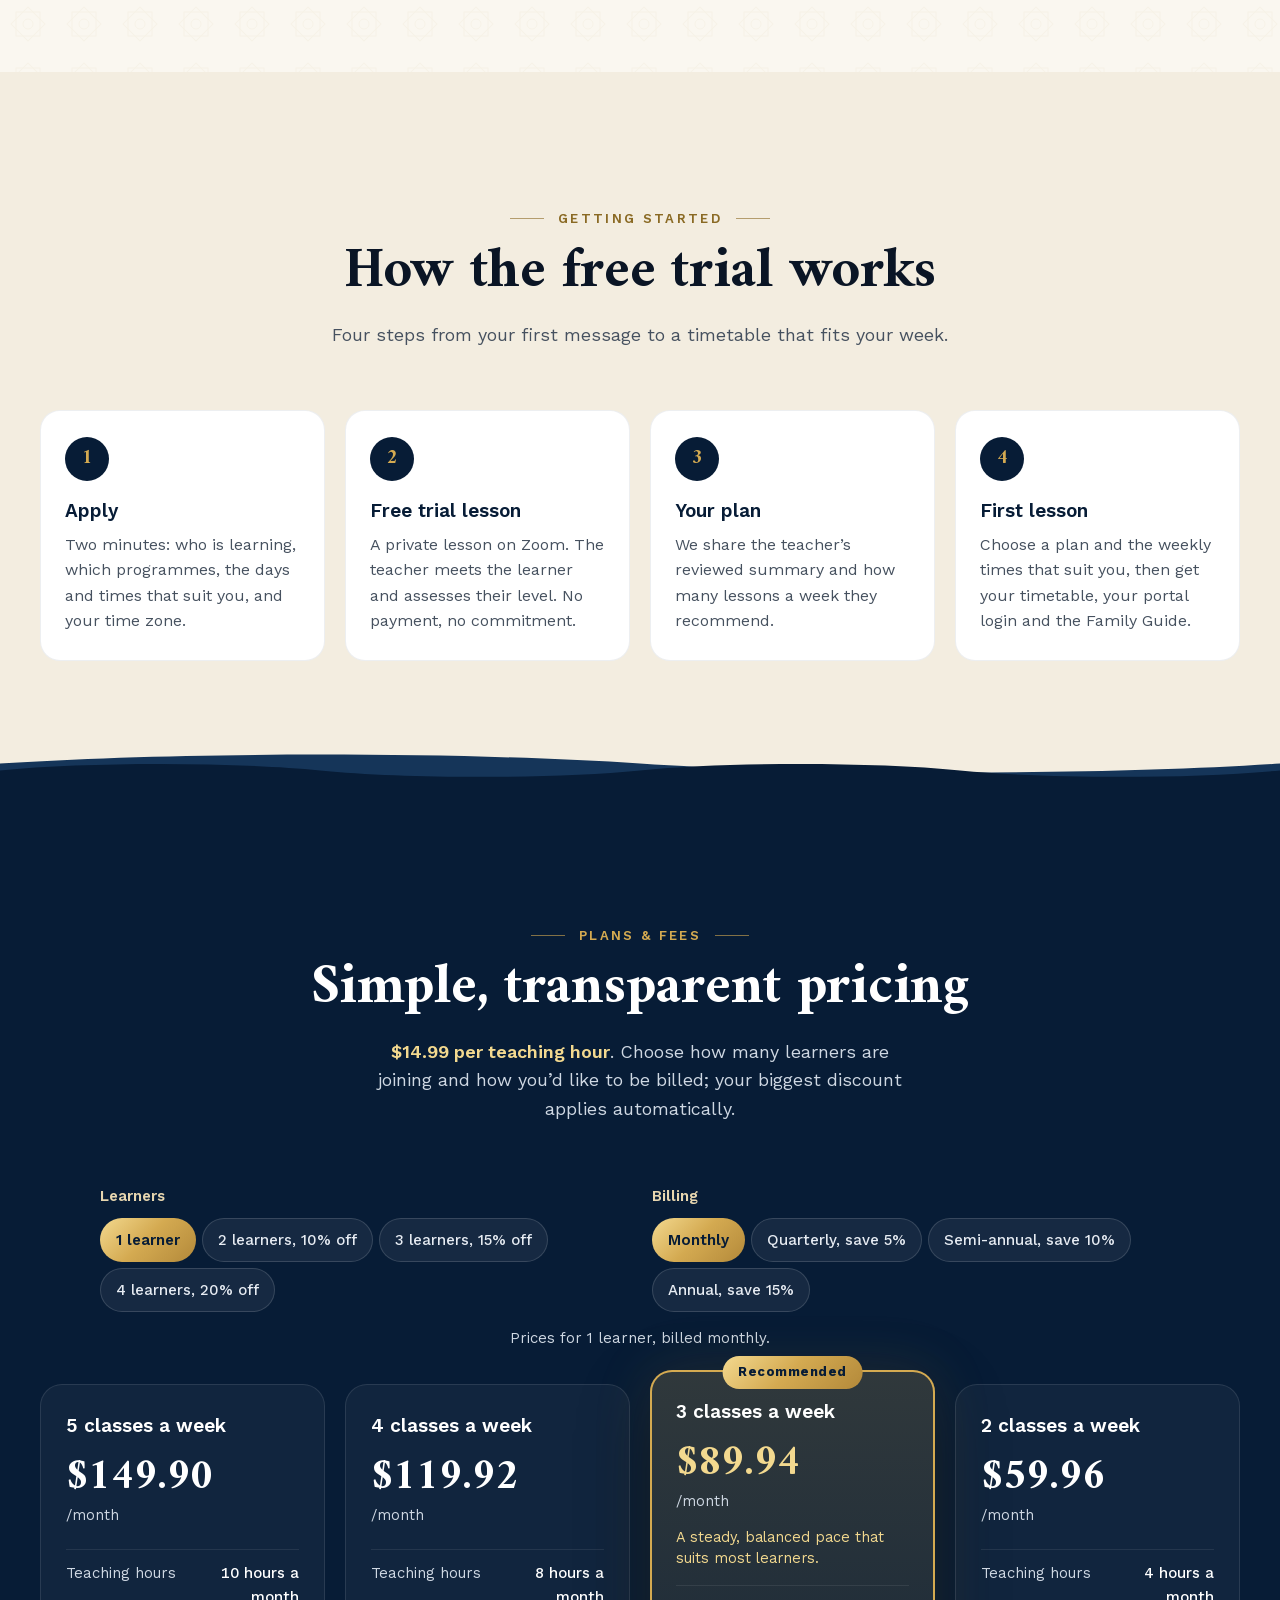
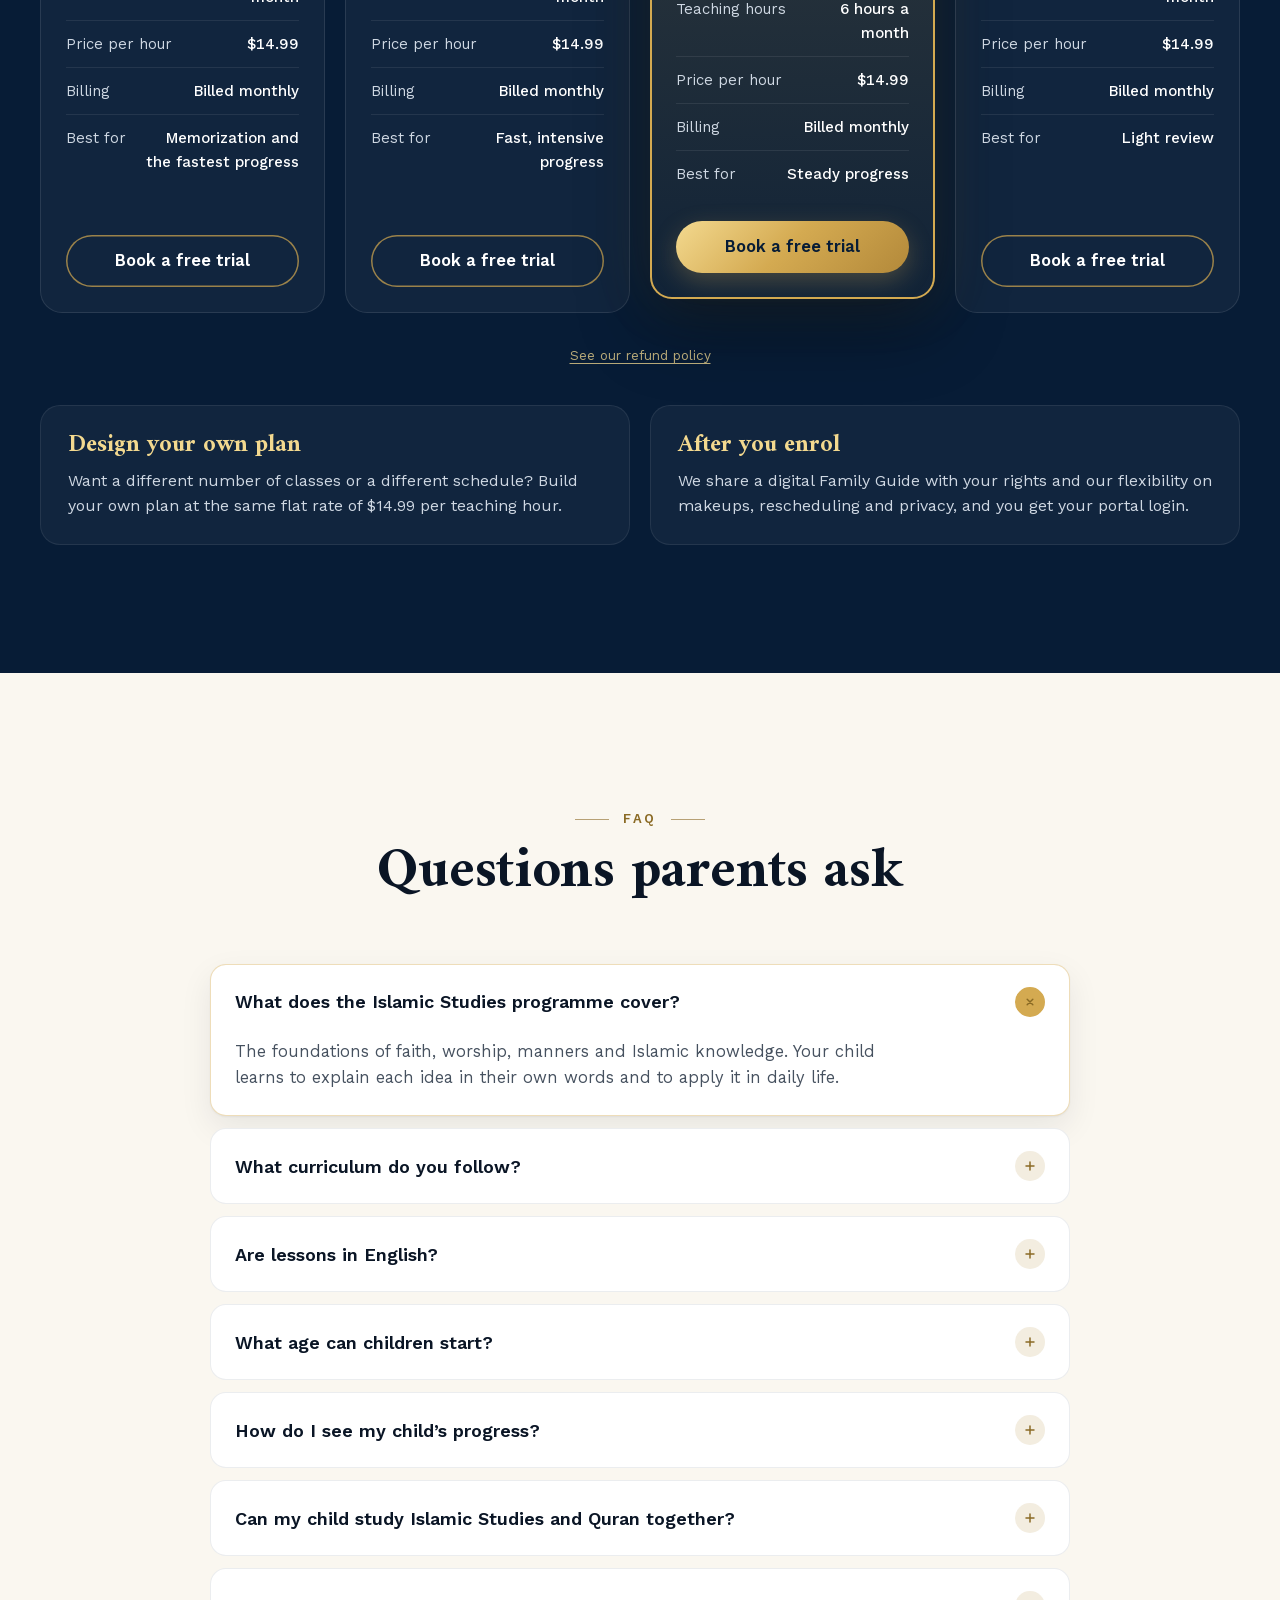
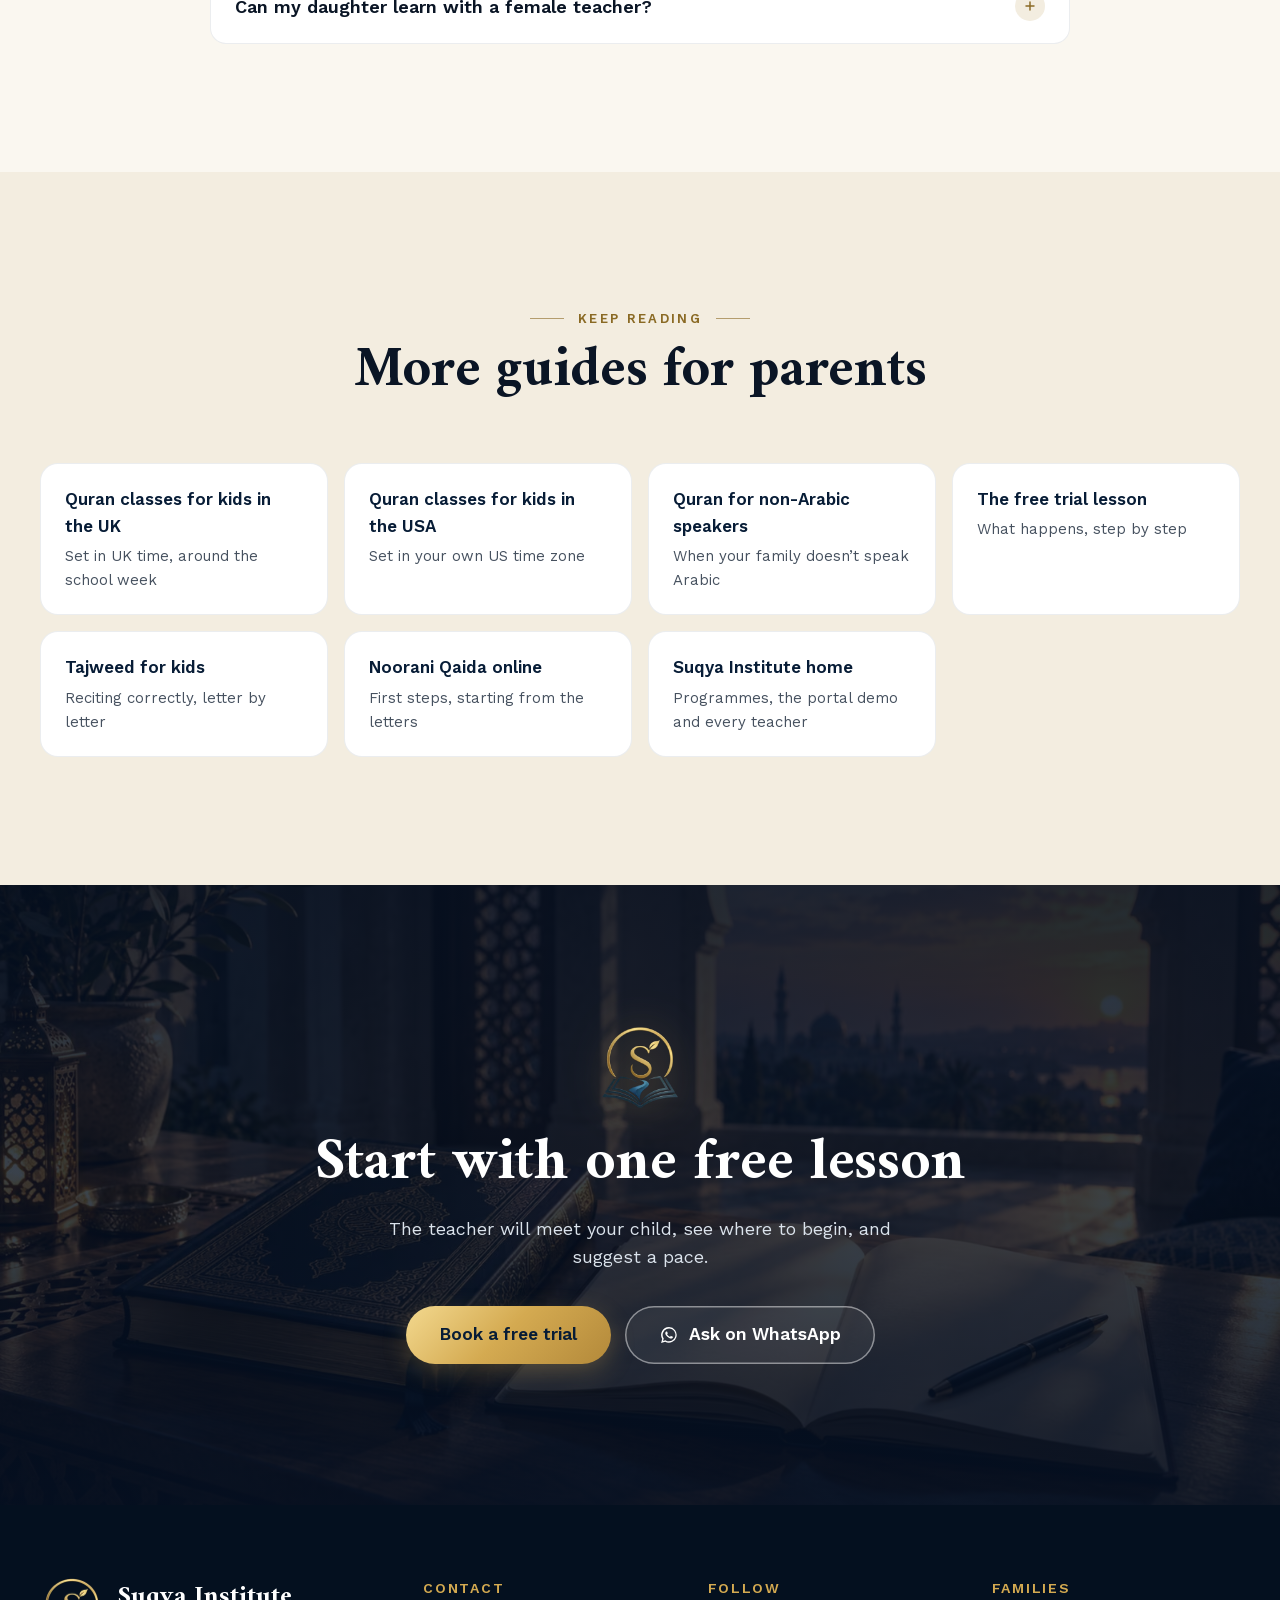
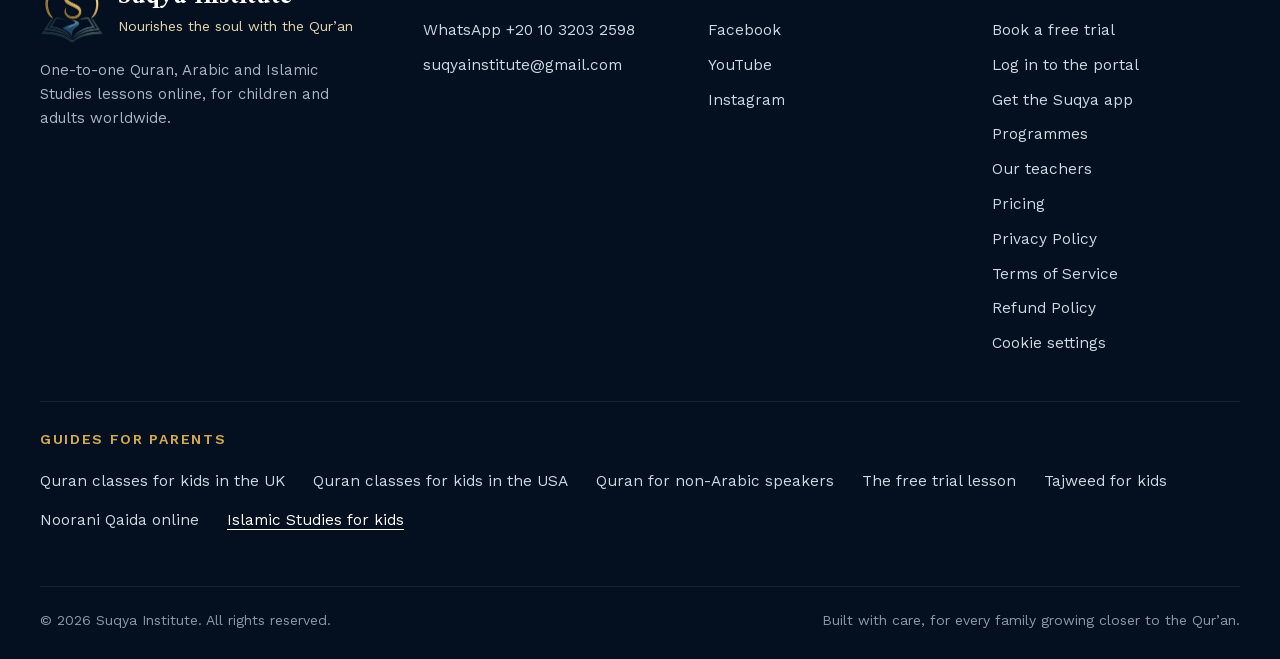
<file: islamic-studies-for-kids.html>
<!DOCTYPE html>
<html lang="en">
<head>
<meta charset="UTF-8">
<meta name="viewport" content="width=device-width, initial-scale=1.0">

<title>Online Islamic Studies Classes for Kids, One to One | Suqya</title>
<meta name="description" content="One-to-one online Islamic Studies classes for kids in English: a structured, levelled curriculum and the Jannat Al-Quran books by Shaykha Dina Essam. From age 4. First lesson free.">
<link rel="canonical" href="https://suqyainstitute.com/islamic-studies-for-kids">

<meta property="og:type" content="website">
<meta property="og:site_name" content="Suqya Institute">
<meta property="og:title" content="Islamic Studies for kids: faith, worship and manners, one to one in English">
<meta property="og:description" content="One-to-one online Islamic Studies classes for kids in English: a structured, levelled curriculum and the Jannat Al-Quran books by Shaykha Dina Essam. From age 4. First lesson free.">
<meta property="og:url" content="https://suqyainstitute.com/islamic-studies-for-kids">
<meta property="og:image" content="https://suqyainstitute.com/assets/og-cover.f19bcbfd.jpg">
<meta property="og:image:type" content="image/jpeg">
<meta property="og:image:width" content="1200">
<meta property="og:image:height" content="630">
<meta property="og:image:alt" content="Suqya Institute: learn Quran and Arabic online, one to one. A boy smiles at his teacher during an online lesson.">
<meta property="og:locale" content="en_US">

<meta name="twitter:card" content="summary_large_image">
<meta name="twitter:title" content="Islamic Studies for kids: faith, worship and manners, one to one in English">
<meta name="twitter:description" content="One-to-one online Islamic Studies classes for kids in English: a structured, levelled curriculum and the Jannat Al-Quran books by Shaykha Dina Essam. From age 4. First lesson free.">
<meta name="twitter:image" content="https://suqyainstitute.com/assets/og-cover.f19bcbfd.jpg">
<meta name="twitter:image:alt" content="Suqya Institute: learn Quran and Arabic online, one to one.">

<meta name="theme-color" content="#071c36">
<link rel="icon" href="/favicon.ico?v=20261105" sizes="48x48">
<link rel="icon" type="image/png" sizes="48x48" href="/favicon-48x48.png?v=20261105">
<link rel="icon" type="image/png" sizes="96x96" href="/favicon-96x96.png?v=20261105">
<link rel="icon" type="image/png" sizes="192x192" href="/favicon-192x192.png?v=20261105">
<link rel="apple-touch-icon" sizes="180x180" href="/apple-touch-icon.png?v=20261105">
<link rel="manifest" href="/site.webmanifest">

<script type="application/ld+json">
{
  "@context": "https://schema.org",
  "@type": "WebPage",
  "name": "Online Islamic Studies Classes for Kids, One to One | Suqya",
  "url": "https://suqyainstitute.com/islamic-studies-for-kids",
  "description": "One-to-one online Islamic Studies classes for kids in English: a structured, levelled curriculum and the Jannat Al-Quran books by Shaykha Dina Essam. From age 4. First lesson free.",
  "inLanguage": "en",
  "isPartOf": {
    "@type": "WebSite",
    "name": "Suqya Institute",
    "url": "https://suqyainstitute.com/"
  },
  "publisher": {
    "@type": "EducationalOrganization",
    "name": "Suqya Institute",
    "url": "https://suqyainstitute.com/"
  }
}
</script>

<script type="application/ld+json">
{
  "@context": "https://schema.org",
  "@type": "BreadcrumbList",
  "itemListElement": [
    {
      "@type": "ListItem",
      "position": 1,
      "name": "Home",
      "item": "https://suqyainstitute.com/"
    },
    {
      "@type": "ListItem",
      "position": 2,
      "name": "Islamic Studies for kids",
      "item": "https://suqyainstitute.com/islamic-studies-for-kids"
    }
  ]
}
</script>

<script type="application/ld+json">
{
  "@context": "https://schema.org",
  "@type": "FAQPage",
  "mainEntity": [
    {
      "@type": "Question",
      "name": "What does the Islamic Studies programme cover?",
      "acceptedAnswer": {
        "@type": "Answer",
        "text": "The foundations of faith, worship, manners and Islamic knowledge. Your child learns to explain each idea in their own words and to apply it in daily life."
      }
    },
    {
      "@type": "Question",
      "name": "What curriculum do you follow?",
      "acceptedAnswer": {
        "@type": "Answer",
        "text": "A structured, levelled Islamic Studies curriculum in English, together with the Jannat Al-Quran Islamic Studies books, Parts 1 and 2, by Shaykha Dina Essam, which Suqya teaches under licence."
      }
    },
    {
      "@type": "Question",
      "name": "Are lessons in English?",
      "acceptedAnswer": {
        "@type": "Answer",
        "text": "Yes. Islamic Studies lessons are taught in English, one to one on Zoom."
      }
    },
    {
      "@type": "Question",
      "name": "What age can children start?",
      "acceptedAnswer": {
        "@type": "Answer",
        "text": "From 4 years old. Lessons are one to one, so the teacher sets the pace for each child, and adults are welcome too."
      }
    },
    {
      "@type": "Question",
      "name": "How do I see my child’s progress?",
      "acceptedAnswer": {
        "@type": "Answer",
        "text": "Progress is recorded lesson by lesson in the student and parent portal, so you can see where your child is at any time."
      }
    },
    {
      "@type": "Question",
      "name": "Can my child study Islamic Studies and Quran together?",
      "acceptedAnswer": {
        "@type": "Answer",
        "text": "Yes. You can choose more than one programme, for example Islamic Studies with Tajweed & Recitation or Memorization & Revision; every lesson stays one to one."
      }
    },
    {
      "@type": "Question",
      "name": "Can my daughter learn with a female teacher?",
      "acceptedAnswer": {
        "@type": "Answer",
        "text": "Yes. Qualified female teachers teach girls, sisters and young children. Just let us know when we arrange the trial."
      }
    }
  ]
}
</script>

<link rel="stylesheet" href="/assets/styles.4ee29c35.css">
<link rel="stylesheet" href="/assets/fonts-deferred.9949c3ed.css" media="print" data-late-css>
<noscript><link rel="stylesheet" href="/assets/fonts-deferred.9949c3ed.css"></noscript>
<script src="/assets/app.d94c4a18.js" defer></script>
<script src="/assets/analytics.34a5790d.js" defer></script>
<script src="https://app.suqyainstitute.com/ad-pixels-loader.js" defer></script>
</head>
<body class="lp">
<svg aria-hidden="true" focusable="false" width="0" height="0" class="defs" xmlns="http://www.w3.org/2000/svg">
  <defs>
    <pattern id="lattice" width="56" height="56" patternUnits="userSpaceOnUse">
      <g fill="none" stroke="#d4aa51" stroke-width="1">
        <rect x="16" y="16" width="24" height="24"/>
        <rect x="16" y="16" width="24" height="24" transform="rotate(45 28 28)"/>
        <circle cx="28" cy="28" r="5"/>
        <path d="M0 28h4M52 28h4M28 0v4M28 52v4"/>
      </g>
    </pattern>
    <symbol id="i-star" viewBox="0 0 44 44"><g><rect x="9" y="9" width="26" height="26"/><rect x="9" y="9" width="26" height="26" transform="rotate(45 22 22)"/></g></symbol>
    <symbol id="i-octa" viewBox="0 0 44 44"><path fill="#0d2747" stroke="#d4aa51" stroke-width="1.5" stroke-linejoin="round" d="M22.00 0.79L28.21 7.00L37.00 7.00L37.00 15.79L43.21 22.00L37.00 28.21L37.00 37.00L28.21 37.00L22.00 43.21L15.79 37.00L7.00 37.00L7.00 28.21L0.79 22.00L7.00 15.79L7.00 7.00L15.79 7.00Z"/><path fill="none" stroke="#d4aa51" stroke-width=".7" stroke-linejoin="round" opacity=".7" d="M22.00 5.03L26.97 10.00L34.00 10.00L34.00 17.03L38.97 22.00L34.00 26.97L34.00 34.00L26.97 34.00L22.00 38.97L17.03 34.00L10.00 34.00L10.00 26.97L5.03 22.00L10.00 17.03L10.00 10.00L17.03 10.00Z"/></symbol>
    <symbol id="i-calendar" viewBox="0 0 24 24"><g fill="none" stroke="currentColor" stroke-width="1.8" stroke-linecap="round" stroke-linejoin="round"><rect x="3.5" y="5" width="17" height="15" rx="2.5"/><path d="M3.5 10h17M8 3v4M16 3v4"/></g></symbol>
    <symbol id="i-book" viewBox="0 0 24 24"><g fill="none" stroke="currentColor" stroke-width="1.8" stroke-linecap="round" stroke-linejoin="round"><path d="M12 6.5C9.5 4.6 6.5 4.3 3.5 5v13c3-.7 6-.4 8.5 1.5 2.5-1.9 5.5-2.2 8.5-1.5V5c-3-.7-6-.4-8.5 1.5Zm0 0v13"/></g></symbol>
    <symbol id="i-mic" viewBox="0 0 24 24"><g fill="none" stroke="currentColor" stroke-width="1.8" stroke-linecap="round" stroke-linejoin="round"><rect x="9" y="3" width="6" height="11" rx="3"/><path d="M5 11a7 7 0 0 0 14 0M12 18v3M9 21h6"/></g></symbol>
    <symbol id="i-chart" viewBox="0 0 24 24"><g fill="none" stroke="currentColor" stroke-width="1.8" stroke-linecap="round" stroke-linejoin="round"><path d="M4 20V10M10 20V4M16 20v-7M22 20H2"/></g></symbol>
    <symbol id="i-clock" viewBox="0 0 24 24"><g fill="none" stroke="currentColor" stroke-width="1.8" stroke-linecap="round"><circle cx="12" cy="12" r="8.5"/><path d="M12 7.5V12l3 2"/></g></symbol>
    <symbol id="i-play" viewBox="0 0 24 24"><path d="M8 5.5v13l11-6.5z" fill="currentColor"/></symbol>
    <symbol id="i-pause" viewBox="0 0 24 24"><path d="M7 5h3.5v14H7zM13.5 5H17v14h-3.5z" fill="currentColor"/></symbol>
    <symbol id="i-check" viewBox="0 0 24 24"><path d="m5 12.5 4.5 4.5L19 7.5" fill="none" stroke="currentColor" stroke-width="2.2" stroke-linecap="round" stroke-linejoin="round"/></symbol>
    <symbol id="i-share" viewBox="0 0 24 24"><g fill="none" stroke="currentColor" stroke-width="1.8" stroke-linecap="round" stroke-linejoin="round"><path d="M12 3v12M7.5 7.5 12 3l4.5 4.5M5 13v6.5h14V13"/></g></symbol>
    <symbol id="i-mail" viewBox="0 0 24 24"><g fill="none" stroke="currentColor" stroke-width="1.8" stroke-linecap="round" stroke-linejoin="round"><rect x="3" y="5.5" width="18" height="13" rx="2.5"/><path d="m4 7 8 6 8-6"/></g></symbol>
    <symbol id="i-users" viewBox="0 0 24 24"><g fill="none" stroke="currentColor" stroke-width="1.8" stroke-linecap="round"><circle cx="9" cy="8.5" r="3.5"/><path d="M2.5 20c0-3.6 2.9-6.5 6.5-6.5s6.5 2.9 6.5 6.5M16 5.2a3.5 3.5 0 0 1 0 6.6M18.5 13.9c1.9 1 3 3.3 3 6.1"/></g></symbol>

    <symbol id="i-target" viewBox="0 0 24 24"><g fill="none" stroke="currentColor" stroke-width="1.8" stroke-linecap="round"><circle cx="12" cy="12" r="8.5"/><circle cx="12" cy="12" r="4.5"/><circle cx="12" cy="12" r="1" fill="currentColor"/></g></symbol>
    <symbol id="i-path" viewBox="0 0 24 24"><g fill="none" stroke="currentColor" stroke-width="1.8" stroke-linecap="round" stroke-linejoin="round"><circle cx="6" cy="18" r="2.5"/><circle cx="18" cy="6" r="2.5"/><path d="M8.5 18H15a3.5 3.5 0 0 0 0-7H9a3.5 3.5 0 0 1 0-7h6.5"/></g></symbol>
    <symbol id="i-tutor" viewBox="0 0 24 24"><g fill="none" stroke="currentColor" stroke-width="1.8" stroke-linecap="round" stroke-linejoin="round"><path d="m12 3 9 4.5-9 4.5-9-4.5L12 3Z"/><path d="M6.5 9.5V15c0 1.5 2.5 3 5.5 3s5.5-1.5 5.5-3V9.5M21 7.5V13"/></g></symbol>
    <symbol id="i-one" viewBox="0 0 24 24"><g fill="none" stroke="currentColor" stroke-width="1.8" stroke-linecap="round" stroke-linejoin="round"><circle cx="8" cy="8" r="3"/><circle cx="16.5" cy="8" r="3"/><path d="M2.5 19c0-3 2.5-5 5.5-5s5.5 2 5.5 5M13 14.3c1-.2 2.2-.3 3.5-.3 3 0 5 2 5 5"/></g></symbol>
    <symbol id="i-headphones" viewBox="0 0 24 24"><g fill="none" stroke="currentColor" stroke-width="1.8" stroke-linecap="round" stroke-linejoin="round"><path d="M4 15v-3a8 8 0 0 1 16 0v3"/><rect x="3" y="14" width="4.5" height="6.5" rx="2"/><rect x="16.5" y="14" width="4.5" height="6.5" rx="2"/></g></symbol>
    <symbol id="i-bookmark" viewBox="0 0 24 24"><g fill="none" stroke="currentColor" stroke-width="1.8" stroke-linecap="round" stroke-linejoin="round"><path d="M5 4.5A1.5 1.5 0 0 1 6.5 3h11A1.5 1.5 0 0 1 19 4.5V21l-7-4.5L5 21V4.5Z"/><path d="m9.5 9.5 2 2 3.5-3.5"/></g></symbol>
    <symbol id="i-scroll" viewBox="0 0 24 24"><g fill="none" stroke="currentColor" stroke-width="1.8" stroke-linecap="round" stroke-linejoin="round"><circle cx="12" cy="9" r="5.5"/><path d="m8.5 13.5-1.5 7.5 5-2.5 5 2.5-1.5-7.5M10 9l1.5 1.5L14.5 7.5"/></g></symbol>
    <symbol id="i-bulb" viewBox="0 0 24 24"><g fill="none" stroke="currentColor" stroke-width="1.8" stroke-linecap="round" stroke-linejoin="round"><path d="M9 18h6M10 21h4M12 3a6 6 0 0 0-3.5 10.9c.6.5 1 1.2 1 2V16h5v-.1c0-.8.4-1.5 1-2A6 6 0 0 0 12 3Z"/></g></symbol>
    <symbol id="i-dome" viewBox="0 0 24 24"><g fill="none" stroke="currentColor" stroke-width="1.8" stroke-linecap="round" stroke-linejoin="round"><path d="M3 21h18M5 21v-8h14v8M6.5 13c0-3.5 2.5-6 5.5-7.5 3 1.5 5.5 4 5.5 7.5M12 2.5v3M10 21v-4a2 2 0 0 1 4 0v4"/></g></symbol>
    <symbol id="i-arrow" viewBox="0 0 24 24"><path d="M5 12h14m-5-5 5 5-5 5" fill="none" stroke="currentColor" stroke-width="2" stroke-linecap="round" stroke-linejoin="round"/></symbol>
    <symbol id="i-shield" viewBox="0 0 24 24"><g fill="none" stroke="currentColor" stroke-width="1.8" stroke-linecap="round" stroke-linejoin="round"><path d="M12 3l7.5 3v5.5c0 4.5-3.2 8.2-7.5 9.5-4.3-1.3-7.5-5-7.5-9.5V6L12 3Z"/><path d="m9 12 2 2 4-4"/></g></symbol>
    <symbol id="i-wa" viewBox="0 0 24 24"><path fill="currentColor" d="M12 2.5a9.4 9.4 0 0 0-8.1 14.2L2.5 21.5l4.9-1.3A9.4 9.4 0 1 0 12 2.5Zm0 17.1a7.7 7.7 0 0 1-3.9-1.1l-.3-.2-2.9.8.8-2.8-.2-.3A7.7 7.7 0 1 1 12 19.6Zm4.2-5.7c-.2-.1-1.4-.7-1.6-.8-.2-.1-.4-.1-.5.1l-.7.9c-.1.2-.3.2-.5.1a6.3 6.3 0 0 1-3.1-2.7c-.2-.4.2-.4.7-1.2.1-.2 0-.3 0-.4l-.7-1.7c-.2-.5-.4-.4-.5-.4h-.4a.8.8 0 0 0-.6.3 2.5 2.5 0 0 0-.8 1.9 4.4 4.4 0 0 0 .9 2.3 10 10 0 0 0 3.8 3.4c1.4.6 2 .7 2.7.6.4-.1 1.4-.6 1.6-1.1.2-.5.2-1 .1-1.1l-.4-.3Z"/></symbol>
  </defs>
</svg>

<a class="skip" href="#main">Skip to content</a>

<header class="nav" id="nav">
  <div class="nav-in">
    <a href="/" class="brand">
      <img src="/assets/logo-128.de85d0d7.webp" alt="" width="128" height="135" decoding="async">
      <span class="brand-txt"><strong>Suqya Institute</strong><span>Nourishes the soul with the Qur&rsquo;an</span></span>
    </a>
    <nav class="links" id="navLinks" aria-label="Main">
      <a href="/#programmes">Programmes</a>
      <a href="#teachers">Teachers</a>
      <a href="/#portal">The portal</a>
      <a href="#pricing">Pricing</a>
      <a href="#faq">FAQ</a>
      <a href="https://app.suqyainstitute.com/login#install-app" class="nav-app"><svg width="16" height="16" viewBox="0 0 24 24" fill="none" stroke="currentColor" stroke-width="2" stroke-linecap="round" stroke-linejoin="round" aria-hidden="true" focusable="false"><path d="M12 3.5v11M7.8 10.6 12 14.8l4.2-4.2"/><path d="M4.5 16v1.6A2.4 2.4 0 0 0 6.9 20h10.2a2.4 2.4 0 0 0 2.4-2.4V16"/></svg> Get the app</a>
    </nav>
    <a href="https://app.suqyainstitute.com/login" class="nav-login"><svg viewBox="0 0 24 24" aria-hidden="true" focusable="false"><circle cx="12" cy="8.2" r="3.7"/><path d="M4.6 20.2c.9-3.9 3.9-6.1 7.4-6.1s6.5 2.2 7.4 6.1"/></svg><span class="nav-login-txt">Log in</span></a>
    <a href="/apply" class="btn btn-gold btn-sm nav-cta">Book a free trial</a>
    <button class="menu" id="menuBtn" type="button" aria-expanded="false" aria-controls="navLinks">
      <span class="menu-lines" aria-hidden="true"><span></span><span></span></span>
      <span class="sr-only">Menu</span>
    </button>
  </div>
</header>

<main id="main">

<section class="lp-hero" id="top" aria-labelledby="hero-title">
  <svg class="lattice" aria-hidden="true" focusable="false"><rect width="100%" height="100%" fill="url(#lattice)"/></svg>
  <div class="lp-hero-in">
    <div>
      <nav class="lp-crumbs" aria-label="Breadcrumb"><ol><li><a href="/">Home</a></li><li aria-current="page">Islamic Studies for kids</li></ol></nav>
      <p class="eyebrow">Islamic Studies for kids</p>
      <h1 id="hero-title">Islamic Studies for kids, taught one to one in&nbsp;English</h1>
      <p class="hero-lead">Faith, worship and manners through a structured, levelled curriculum in English, together with the Jannat Al-Quran Islamic Studies books by Shaykha Dina Essam. Private live lessons with a patient teacher, and every lesson’s progress in your parent portal.</p>
      <div class="hero-actions">
        <a href="/apply" class="btn btn-gold btn-lg">Book a free trial</a>
        <a href="#books" class="btn btn-ghost btn-lg">See the curriculum</a>
      </div>
      <ul class="hero-trust"><li><svg aria-hidden="true"><use href="#i-check"/></svg>First lesson free</li><li><svg aria-hidden="true"><use href="#i-check"/></svg>Taught in English</li><li><svg aria-hidden="true"><use href="#i-check"/></svg>Private lessons on Zoom</li><li><svg aria-hidden="true"><use href="#i-check"/></svg>From age 4</li></ul>
    </div>
    <aside class="lp-glance" aria-labelledby="glance-title">
      <p class="lp-glance-k" id="glance-title">At a glance</p>
      <dl><div><dt>Programme</dt><dd>Islamic Studies</dd></div><div><dt>Language</dt><dd>English</dd></div><div><dt>Curriculum</dt><dd>Structured and levelled</dd></div><div><dt>Ages</dt><dd>From 4 years old</dd></div><div><dt>First lesson</dt><dd>Free, no commitment</dd></div></dl>
    </aside>
  </div>
</section>

<section class="sec" id="learn" aria-labelledby="learn-title">
  <div class="wrap">
    <div class="sec-head reveal">
      <p class="eyebrow">Islamic Studies</p>
      <h2 id="learn-title">What your child learns</h2>
      <p class="lead">The foundations of faith, worship, manners and Islamic knowledge, taught so a child can explain them and live them.</p>
    </div>
    <div class="features">
      <article class="feature reveal"><span class="feature-ico" aria-hidden="true"><svg><use href="#i-dome"/></svg></span><h3>Faith and worship</h3><p>The foundations of what a Muslim believes and how we worship, step by step and at your child’s level.</p></article>
      <article class="feature reveal"><span class="feature-ico" aria-hidden="true"><svg><use href="#i-shield"/></svg></span><h3>Manners and character</h3><p>Islamic manners for everyday life, at home, at school and with others.</p></article>
      <article class="feature reveal"><span class="feature-ico" aria-hidden="true"><svg><use href="#i-bulb"/></svg></span><h3>Knowledge they can explain and apply</h3><p>Your child learns to explain each idea in their own words and to put it into practice.</p></article>
    </div>
  </div>
</section>

<section class="sec lp-alt" id="books" aria-labelledby="books-title">
  <div class="wrap">
    <div class="sec-head reveal">
      <p class="eyebrow">The curriculum</p>
      <h2 id="books-title">A structured curriculum in English</h2>
    </div>
    <div class="lp-cols">
      <div class="reveal"><h3>Levelled Islamic Studies</h3><ul class="lp-checks"><li><svg aria-hidden="true"><use href="#i-check"/></svg><span>A structured curriculum, level by level, from first foundations upwards</span></li><li><svg aria-hidden="true"><use href="#i-check"/></svg><span>Taught in English, one lesson at a time</span></li><li><svg aria-hidden="true"><use href="#i-check"/></svg><span>The free trial lesson shows where your child should begin</span></li></ul></div>
      <div class="reveal"><h3>Jannat Al-Quran Islamic Studies books</h3><ul class="lp-checks"><li><svg aria-hidden="true"><use href="#i-check"/></svg><span>Parts 1 and 2, by Shaykha Dina Essam</span></li><li><svg aria-hidden="true"><use href="#i-check"/></svg><span>Taught at Suqya under licence</span></li><li><svg aria-hidden="true"><use href="#i-check"/></svg><span>Progress tracked lesson by lesson in the portal</span></li></ul></div>
    </div>
  </div>
</section>

<section class="sec" id="method" aria-labelledby="method-title">
  <div class="wrap">
    <div class="sec-head reveal">
      <p class="eyebrow">How it’s taught</p>
      <h2 id="method-title">One to one, in English</h2>
    </div>
    <div class="features">
      <article class="feature reveal"><span class="feature-ico" aria-hidden="true"><svg><use href="#i-one"/></svg></span><h3>A teacher for your child alone</h3><p>Every lesson is private and live on Zoom, so questions get answered and the pace fits your child.</p></article>
      <article class="feature reveal"><span class="feature-ico" aria-hidden="true"><svg><use href="#i-chart"/></svg></span><h3>Progress you can follow</h3><p>Each lesson’s progress is recorded in the student and parent portal, so you always know where your child is.</p></article>
      <article class="feature reveal"><span class="feature-ico" aria-hidden="true"><svg><use href="#i-path"/></svg></span><h3>Alongside the Quran</h3><p>Choose more than one programme: Islamic Studies with Tajweed, Memorization or Arabic, each one to one.</p></article>
    </div>
  </div>
</section>

<section class="sec teachers" id="teachers" aria-labelledby="teachers-title">
  <div class="wrap">
    <div class="sec-head reveal">
      <p class="eyebrow">Our teachers</p>
      <h2 id="teachers-title">Teachers with Islamic Studies experience</h2>
      <p class="lead">Teachers whose profiles include Islamic Studies teaching. Tell us whether you prefer a male or female teacher when you book the free trial.</p>
    </div>
    <fieldset class="seg t-filter reveal">
      <legend class="sr-only">Show teachers</legend>
      <input class="sr-only" type="radio" name="t-filter" id="tf-all" value="all" checked>
      <label for="tf-all">All</label>
      <input class="sr-only" type="radio" name="t-filter" id="tf-men" value="men">
      <label for="tf-men">Male</label>
      <input class="sr-only" type="radio" name="t-filter" id="tf-women" value="women">
      <label for="tf-women">Female</label>
    </fieldset>
    <div class="t-groups">
      <div class="t-group" data-group="men">
        <h3 class="t-group-title" id="tg-men">Male teachers</h3>
        <ul class="t-grid">
          <li>
          <article class="t-card reveal" aria-labelledby="t-mahmoud-suody">
            <div class="t-head">
              <span class="t-mark" aria-hidden="true"><svg viewBox="0 0 44 44" focusable="false"><use href="#i-octa"/></svg><span>MS</span></span>
              <h4 id="t-mahmoud-suody"><span class="t-hon">Shaykh</span> Mahmoud Suody</h4>
            </div>
            <ul class="t-chips" aria-label="Highlights"><li>Dar Al-Uloom, Cairo University</li><li>Ijazah in Hafs &lsquo;an &lsquo;Asim</li><li>3 years teaching online</li></ul>
            <p class="t-bio">Graduate of Dar Al-Uloom, Cairo University (Arabic &amp; Islamic Sciences). Ijazah in Hafs &lsquo;an &lsquo;Asim. 3 years teaching Quran, Arabic and Islamic Studies online to non-Arabic speakers (Al-Arabiyyah Bayna Yadayk, I Love Islam).</p>
            <!-- Recitation sample (male teachers only). Hidden until a recording exists.
                 To publish: add the hashed audio file to the assets folder, put
                 <audio controls preload="none" src="..."></audio> inside this div
                 and remove the hidden attribute. Do not load audio before a tap. -->
            <div class="t-audio" data-audio-slot="mahmoud-suody" hidden></div>
            <a href="/apply" class="t-cta">Book a free trial<span class="sr-only"> (Shaykh Mahmoud Suody)</span><svg aria-hidden="true"><use href="#i-arrow"/></svg></a>
          </article>
          </li>
        </ul>
      </div>
      <div class="t-group" data-group="women">
        <h3 class="t-group-title" id="tg-women">Female teachers</h3>
        <ul class="t-grid">
          <li>
          <article class="t-card reveal" aria-labelledby="t-esraa-abdelfattah">
            <div class="t-head">
              <span class="t-mark" aria-hidden="true"><svg viewBox="0 0 44 44" focusable="false"><use href="#i-octa"/></svg><span>EA</span></span>
              <h4 id="t-esraa-abdelfattah"><span class="t-hon">Shaykhah</span> Esraa Abdelfattah</h4>
            </div>
            <ul class="t-chips" aria-label="Highlights"><li>BA English &amp; Education</li><li>5 years teaching Quran</li><li>Advanced English</li><li>Game-based lessons</li></ul>
            <p class="t-bio">BA in English Language &amp; Education, Tanta University. 5 years teaching Quran, 2 years Arabic and 1 year Islamic Studies. Advanced English. Known for playful, game-based lessons for children.</p>
            <a href="/apply" class="t-cta">Book a free trial<span class="sr-only"> (Shaykhah Esraa Abdelfattah)</span><svg aria-hidden="true"><use href="#i-arrow"/></svg></a>
          </article>
          </li>
        </ul>
      </div>
    </div>
    <p class="t-close reveal"><a href="/#teachers" class="btn btn-navy">See every teacher</a></p>
  </div>
</section>

<section class="sec lp-alt" id="how" aria-labelledby="how-title">
  <div class="wrap">
    <div class="sec-head reveal">
      <p class="eyebrow">Getting started</p>
      <h2 id="how-title">How the free trial works</h2>
      <p class="lead">Four steps from your first message to a timetable that fits your week.</p>
    </div>
    <ol class="lp-steps">
      <li class="reveal"><h3>Apply</h3><p>Two minutes: who is learning, which programmes, the days and times that suit you, and your time zone.</p></li>
      <li class="reveal"><h3>Free trial lesson</h3><p>A private lesson on Zoom. The teacher meets the learner and assesses their level. No payment, no commitment.</p></li>
      <li class="reveal"><h3>Your plan</h3><p>We share the teacher’s reviewed summary and how many lessons a week they recommend.</p></li>
      <li class="reveal"><h3>First lesson</h3><p>Choose a plan and the weekly times that suit you, then get your timetable, your portal login and the Family Guide.</p></li>
    </ol>
  </div>
</section>

<section class="pricing dark" id="pricing" aria-labelledby="pricing-title">
  <div class="water-edge anim" aria-hidden="true"><svg class="w-back" viewBox="0 0 2880 56" preserveAspectRatio="none" aria-hidden="true" focusable="false"><path d="M0 24C198 10 522 10 720 24C918 38 1242 38 1440 24C1638 10 1962 10 2160 24C2358 38 2682 38 2880 24V56H0Z"/></svg><svg class="w-front" viewBox="0 0 2880 56" preserveAspectRatio="none" aria-hidden="true" focusable="false"><path d="M0 32C99 22 261 22 360 32C459 42 621 42 720 32C819 22 981 22 1080 32C1179 42 1341 42 1440 32C1539 22 1701 22 1800 32C1899 42 2061 42 2160 32C2259 22 2421 22 2520 32C2619 42 2781 42 2880 32V56H0Z"/></svg></div>
  <div class="wrap">
    <div class="sec-head reveal">
      <p class="eyebrow">Plans &amp; fees</p>
      <h2 id="pricing-title">Simple, transparent pricing</h2>
      <p class="lead"><strong>$14.99 per teaching hour</strong>. Choose how many learners are joining and how you&rsquo;d like to be billed; your biggest discount applies automatically.</p>
    </div>

    <div class="choices reveal">
      <fieldset class="choice-group student-choice">
        <legend>Learners</legend>
        <div class="choice-options">
          <input class="choice-input sr-only" type="radio" name="students" id="students-1" value="1" checked>
          <label class="choice-pill" for="students-1">1 learner</label>
          <input class="choice-input sr-only" type="radio" name="students" id="students-2" value="2">
          <label class="choice-pill" for="students-2">2 learners, 10% off</label>
          <input class="choice-input sr-only" type="radio" name="students" id="students-3" value="3">
          <label class="choice-pill" for="students-3">3 learners, 15% off</label>
          <input class="choice-input sr-only" type="radio" name="students" id="students-4" value="4">
          <label class="choice-pill" for="students-4">4 learners, 20% off</label>
        </div>
      </fieldset>
      <fieldset class="choice-group duration-choice">
        <legend>Billing</legend>
        <div class="choice-options">
          <input class="choice-input sr-only" type="radio" name="duration" id="duration-monthly" value="monthly" checked>
          <label class="choice-pill" for="duration-monthly">Monthly</label>
          <input class="choice-input sr-only" type="radio" name="duration" id="duration-quarterly" value="quarterly">
          <label class="choice-pill" for="duration-quarterly">Quarterly, save 5%</label>
          <input class="choice-input sr-only" type="radio" name="duration" id="duration-semiannual" value="semiannual">
          <label class="choice-pill" for="duration-semiannual">Semi-annual, save 10%</label>
          <input class="choice-input sr-only" type="radio" name="duration" id="duration-annual" value="annual">
          <label class="choice-pill" for="duration-annual">Annual, save 15%</label>
        </div>
      </fieldset>
    </div>

    <p class="pricing-live" id="pricingLive" aria-live="polite">Prices for 1 learner, billed monthly.</p>

    <div class="plans" id="priceGrid">
      <article class="plan" data-hours="10" aria-labelledby="plan-3">
        <h3 class="plan-name" id="plan-3">5 classes a week</h3>
        <p class="plan-price"><span data-price>$149.90</span><span class="plan-per" data-per>/month</span></p>
        <dl class="plan-rows">
          <div><dt>Teaching hours</dt><dd>10 hours a month</dd></div>
          <div><dt>Price per hour</dt><dd data-rate>$14.99</dd></div>
          <div><dt>Billing</dt><dd data-billed>Billed monthly</dd></div>
          <div><dt>Best for</dt><dd>Memorization and the fastest progress</dd></div>
        </dl>
        <a href="/apply" class="btn btn-gold">Book a free trial</a>
      </article>
      <article class="plan" data-hours="8" aria-labelledby="plan-2">
        <h3 class="plan-name" id="plan-2">4 classes a week</h3>
        <p class="plan-price"><span data-price>$119.92</span><span class="plan-per" data-per>/month</span></p>
        <dl class="plan-rows">
          <div><dt>Teaching hours</dt><dd>8 hours a month</dd></div>
          <div><dt>Price per hour</dt><dd data-rate>$14.99</dd></div>
          <div><dt>Billing</dt><dd data-billed>Billed monthly</dd></div>
          <div><dt>Best for</dt><dd>Fast, intensive progress</dd></div>
        </dl>
        <a href="/apply" class="btn btn-gold">Book a free trial</a>
      </article>
      <article class="plan plan-rec" data-hours="6" aria-labelledby="plan-1">
        <span class="plan-tag">Recommended</span>
        <h3 class="plan-name" id="plan-1">3 classes a week</h3>
        <p class="plan-price"><span data-price>$89.94</span><span class="plan-per" data-per>/month</span></p>
        <p class="plan-note">A steady, balanced pace that suits most learners.</p>
        <dl class="plan-rows">
          <div><dt>Teaching hours</dt><dd>6 hours a month</dd></div>
          <div><dt>Price per hour</dt><dd data-rate>$14.99</dd></div>
          <div><dt>Billing</dt><dd data-billed>Billed monthly</dd></div>
          <div><dt>Best for</dt><dd>Steady progress</dd></div>
        </dl>
        <a href="/apply" class="btn btn-gold">Book a free trial</a>
      </article>
      <article class="plan" data-hours="4" aria-labelledby="plan-0">
        <h3 class="plan-name" id="plan-0">2 classes a week</h3>
        <p class="plan-price"><span data-price>$59.96</span><span class="plan-per" data-per>/month</span></p>
        <dl class="plan-rows">
          <div><dt>Teaching hours</dt><dd>4 hours a month</dd></div>
          <div><dt>Price per hour</dt><dd data-rate>$14.99</dd></div>
          <div><dt>Billing</dt><dd data-billed>Billed monthly</dd></div>
          <div><dt>Best for</dt><dd>Light review</dd></div>
        </dl>
        <a href="/apply" class="btn btn-gold">Book a free trial</a>
      </article>
    </div>

    <p class="pricing-note"><a href="/refund-policy">See our refund policy</a></p>

    <div class="info reveal">
      <div>
        <h3>Design your own plan</h3>
        <p>Want a different number of classes or a different schedule? Build your own plan at the same flat rate of $14.99 per teaching hour.</p>
      </div>
      <div>
        <h3>After you enrol</h3>
        <p>We share a digital Family Guide with your rights and our flexibility on makeups, rescheduling and privacy, and you get your portal login.</p>
      </div>
    </div>
  </div>
</section>

<section class="sec faq" id="faq" aria-labelledby="faq-title">
  <div class="wrap">
    <div class="sec-head reveal">
      <p class="eyebrow">FAQ</p>
      <h2 id="faq-title">Questions parents ask</h2>
    </div>
    <div class="faq-list reveal">
      <details open><summary>What does the Islamic Studies programme cover?</summary><p>The foundations of faith, worship, manners and Islamic knowledge. Your child learns to explain each idea in their own words and to apply it in daily life.</p></details>
      <details><summary>What curriculum do you follow?</summary><p>A structured, levelled Islamic Studies curriculum in English, together with the Jannat Al-Quran Islamic Studies books, Parts 1 and 2, by Shaykha Dina Essam, which Suqya teaches under licence.</p></details>
      <details><summary>Are lessons in English?</summary><p>Yes. Islamic Studies lessons are taught in English, one to one on Zoom.</p></details>
      <details><summary>What age can children start?</summary><p>From 4 years old. Lessons are one to one, so the teacher sets the pace for each child, and adults are welcome too.</p></details>
      <details><summary>How do I see my child’s progress?</summary><p>Progress is recorded lesson by lesson in the student and parent portal, so you can see where your child is at any time.</p></details>
      <details><summary>Can my child study Islamic Studies and Quran together?</summary><p>Yes. You can choose more than one programme, for example Islamic Studies with Tajweed &amp; Recitation or Memorization &amp; Revision; every lesson stays one to one.</p></details>
      <details><summary>Can my daughter learn with a female teacher?</summary><p>Yes. Qualified female teachers teach girls, sisters and young children. Just let us know when we arrange the trial.</p></details>
    </div>
  </div>
</section>

<section class="sec lp-alt" id="guides" aria-labelledby="guides-title">
  <div class="wrap">
    <div class="sec-head reveal">
      <p class="eyebrow">Keep reading</p>
      <h2 id="guides-title">More guides for parents</h2>
    </div>
    <ul class="lp-related reveal">
      <li><a href="/online-quran-classes-for-kids-uk"><strong>Quran classes for kids in the UK</strong><span>Set in UK time, around the school week</span></a></li>
      <li><a href="/online-quran-classes-for-kids-usa"><strong>Quran classes for kids in the USA</strong><span>Set in your own US time zone</span></a></li>
      <li><a href="/quran-for-non-arabic-speakers"><strong>Quran for non-Arabic speakers</strong><span>When your family doesn’t speak Arabic</span></a></li>
      <li><a href="/free-quran-trial-class"><strong>The free trial lesson</strong><span>What happens, step by step</span></a></li>
      <li><a href="/tajweed-for-kids"><strong>Tajweed for kids</strong><span>Reciting correctly, letter by letter</span></a></li>
      <li><a href="/noorani-qaida-online"><strong>Noorani Qaida online</strong><span>First steps, starting from the letters</span></a></li>
      <li><a href="/"><strong>Suqya Institute home</strong><span>Programmes, the portal demo and every teacher</span></a></li>
    </ul>
  </div>
</section>

<section class="cta" aria-labelledby="close-title">
  <picture><source type="image/avif" srcset="/assets/p-tafsir-800.602c59b7.avif 800w, /assets/p-tafsir-1600.c74c60e5.avif 1600w" sizes="100vw"><source type="image/webp" srcset="/assets/p-tafsir-800.341e7d9f.webp 800w, /assets/p-tafsir-1600.1a9a5e3d.webp 1600w" sizes="100vw"><img src="/assets/p-tafsir-1600.1a9a5e3d.webp" alt="" width="1600" height="900" loading="lazy" decoding="async"></picture>
  <div class="wrap reveal">
    <img class="cta-logo" src="/assets/logo-256.a197a34b.webp" alt="" width="256" height="270" loading="lazy" decoding="async">
    <h2 id="close-title">Start with one free lesson</h2>
    <p class="lead">The teacher will meet your child, see where to begin, and suggest a pace.</p>
    <div class="cta-actions">
      <a href="/apply" class="btn btn-gold btn-lg">Book a free trial</a>
      <a href="https://wa.me/201032032598?text=Assalamu%20alaikum%2C%20I'm%20interested%20in%20booking%20a%20free%20trial%20lesson%20with%20Suqya%20Institute." class="btn btn-ghost btn-lg wa-link" target="_blank" rel="noopener noreferrer"><svg aria-hidden="true"><use href="#i-wa"/></svg>Ask on WhatsApp</a>
    </div>
  </div>
</section>

</main>

<!-- ============ FOOTER ============ -->
<footer id="contact" class="foot">
  <div class="wrap">
    <div class="foot-top">
      <div class="foot-brand">
        <div class="brand-row"><img src="/assets/logo-128.de85d0d7.webp" alt="" width="128" height="135" loading="lazy" decoding="async"><div><strong>Suqya Institute</strong><p class="slogan">Nourishes the soul with the Qur&rsquo;an</p></div></div>
        <p>One-to-one Quran, Arabic and Islamic Studies lessons online, for children and adults worldwide.</p>
      </div>
      <div class="foot-col">
        <h3>Contact</h3>
        <a href="https://wa.me/201032032598?text=Assalamu%20alaikum%2C%20I'm%20interested%20in%20booking%20a%20free%20trial%20lesson%20with%20Suqya%20Institute." class="wa-link" target="_blank" rel="noopener noreferrer">WhatsApp +20 10 3203 2598</a>
        <a href="mailto:suqyainstitute@gmail.com">suqyainstitute@gmail.com</a>
      </div>
      <div class="foot-col">
        <h3>Follow</h3>
        <a href="https://www.facebook.com/share/14gMNzaa5es/" target="_blank" rel="noopener noreferrer">Facebook</a>
        <a href="https://youtube.com/@syqyainstitute?si=r06jJb27uGqgf3u0" target="_blank" rel="noopener noreferrer">YouTube</a>
        <a href="https://www.instagram.com/suqyainst?igsh=czVvOWY4YXRmMGVj" target="_blank" rel="noopener noreferrer">Instagram</a>
      </div>
      <div class="foot-col">
        <h3>Families</h3>
        <a href="/apply">Book a free trial</a>
        <a href="https://app.suqyainstitute.com/login">Log in to the portal</a>
        <a href="https://app.suqyainstitute.com/login#install-app">Get the Suqya app</a>
        <a href="/#programmes">Programmes</a>
        <a href="/#teachers">Our teachers</a>
        <a href="/#pricing">Pricing</a>
        <a href="/privacy">Privacy Policy</a>
        <a href="/terms">Terms of Service</a>
        <a href="/refund-policy">Refund Policy</a>
        <button type="button" class="foot-btn" id="cookieSettings" hidden>Cookie settings</button>
      </div>
    </div>
    <nav class="foot-guides" aria-label="Guides for parents">
      <h3>Guides for parents</h3>
      <ul>
        <li><a href="/online-quran-classes-for-kids-uk">Quran classes for kids in the UK</a></li>
        <li><a href="/online-quran-classes-for-kids-usa">Quran classes for kids in the USA</a></li>
        <li><a href="/quran-for-non-arabic-speakers">Quran for non-Arabic speakers</a></li>
        <li><a href="/free-quran-trial-class">The free trial lesson</a></li>
        <li><a href="/tajweed-for-kids">Tajweed for kids</a></li>
        <li><a href="/noorani-qaida-online">Noorani Qaida online</a></li>
        <li><a href="/islamic-studies-for-kids" aria-current="page">Islamic Studies for kids</a></li>
      </ul>
    </nav>
    <p class="legal"><span>&copy; <span id="year">2026</span> Suqya Institute. All rights reserved.</span><span>Built with care, for every family growing closer to the Qur&rsquo;an.</span></p>
  </div>
</footer>

<a href="https://wa.me/201032032598?text=Assalamu%20alaikum%2C%20I'm%20interested%20in%20booking%20a%20free%20trial%20lesson%20with%20Suqya%20Institute." class="wa-float wa-link" id="waFloat" target="_blank" rel="noopener noreferrer" aria-label="Chat with us on WhatsApp">
  <svg viewBox="0 0 32 32" aria-hidden="true" focusable="false"><path fill="#fff" d="M16.02 3C9.4 3 4 8.36 4 15c0 2.36.68 4.55 1.86 6.4L4 29l7.8-1.82A11.9 11.9 0 0 0 16.02 27C22.64 27 28 21.64 28 15S22.64 3 16.02 3zm0 21.7c-1.98 0-3.83-.55-5.4-1.5l-.39-.23-4.63 1.08 1.1-4.51-.25-.4A9.62 9.62 0 0 1 6.3 15c0-5.36 4.36-9.7 9.72-9.7 5.36 0 9.7 4.34 9.7 9.7 0 5.36-4.34 9.7-9.7 9.7zm5.32-7.26c-.29-.15-1.72-.85-1.99-.95-.27-.1-.46-.15-.66.15-.2.29-.76.95-.93 1.15-.17.2-.34.22-.63.07-.29-.15-1.22-.45-2.33-1.44-.86-.77-1.44-1.71-1.61-2-.17-.29-.02-.45.13-.6.13-.13.29-.34.44-.51.15-.17.2-.29.29-.49.1-.2.05-.37-.02-.51-.07-.15-.66-1.58-.9-2.17-.24-.57-.48-.49-.66-.5-.17-.01-.37-.01-.56-.01-.2 0-.51.07-.78.37-.27.29-1.02 1-1.02 2.44s1.05 2.83 1.19 3.03c.15.2 2.07 3.16 5.02 4.43.7.3 1.25.48 1.68.61.7.22 1.34.19 1.85.12.56-.08 1.72-.7 1.97-1.38.24-.68.24-1.26.17-1.38-.07-.12-.26-.2-.55-.34z"/></svg>
</a>

<div class="cookie-bar" id="cookieBar" role="region" aria-label="Cookie choice" hidden>
  <p>We&rsquo;d like to use Google Analytics cookies to see how families find and use this site. They load only if you accept. <a href="/privacy#cookies">Privacy Policy</a></p>
  <div class="cookie-acts">
    <button type="button" class="cookie-btn" data-consent="reject">Reject</button>
    <button type="button" class="cookie-btn" data-consent="accept">Accept</button>
  </div>
</div>

</body>
</html>
</file>
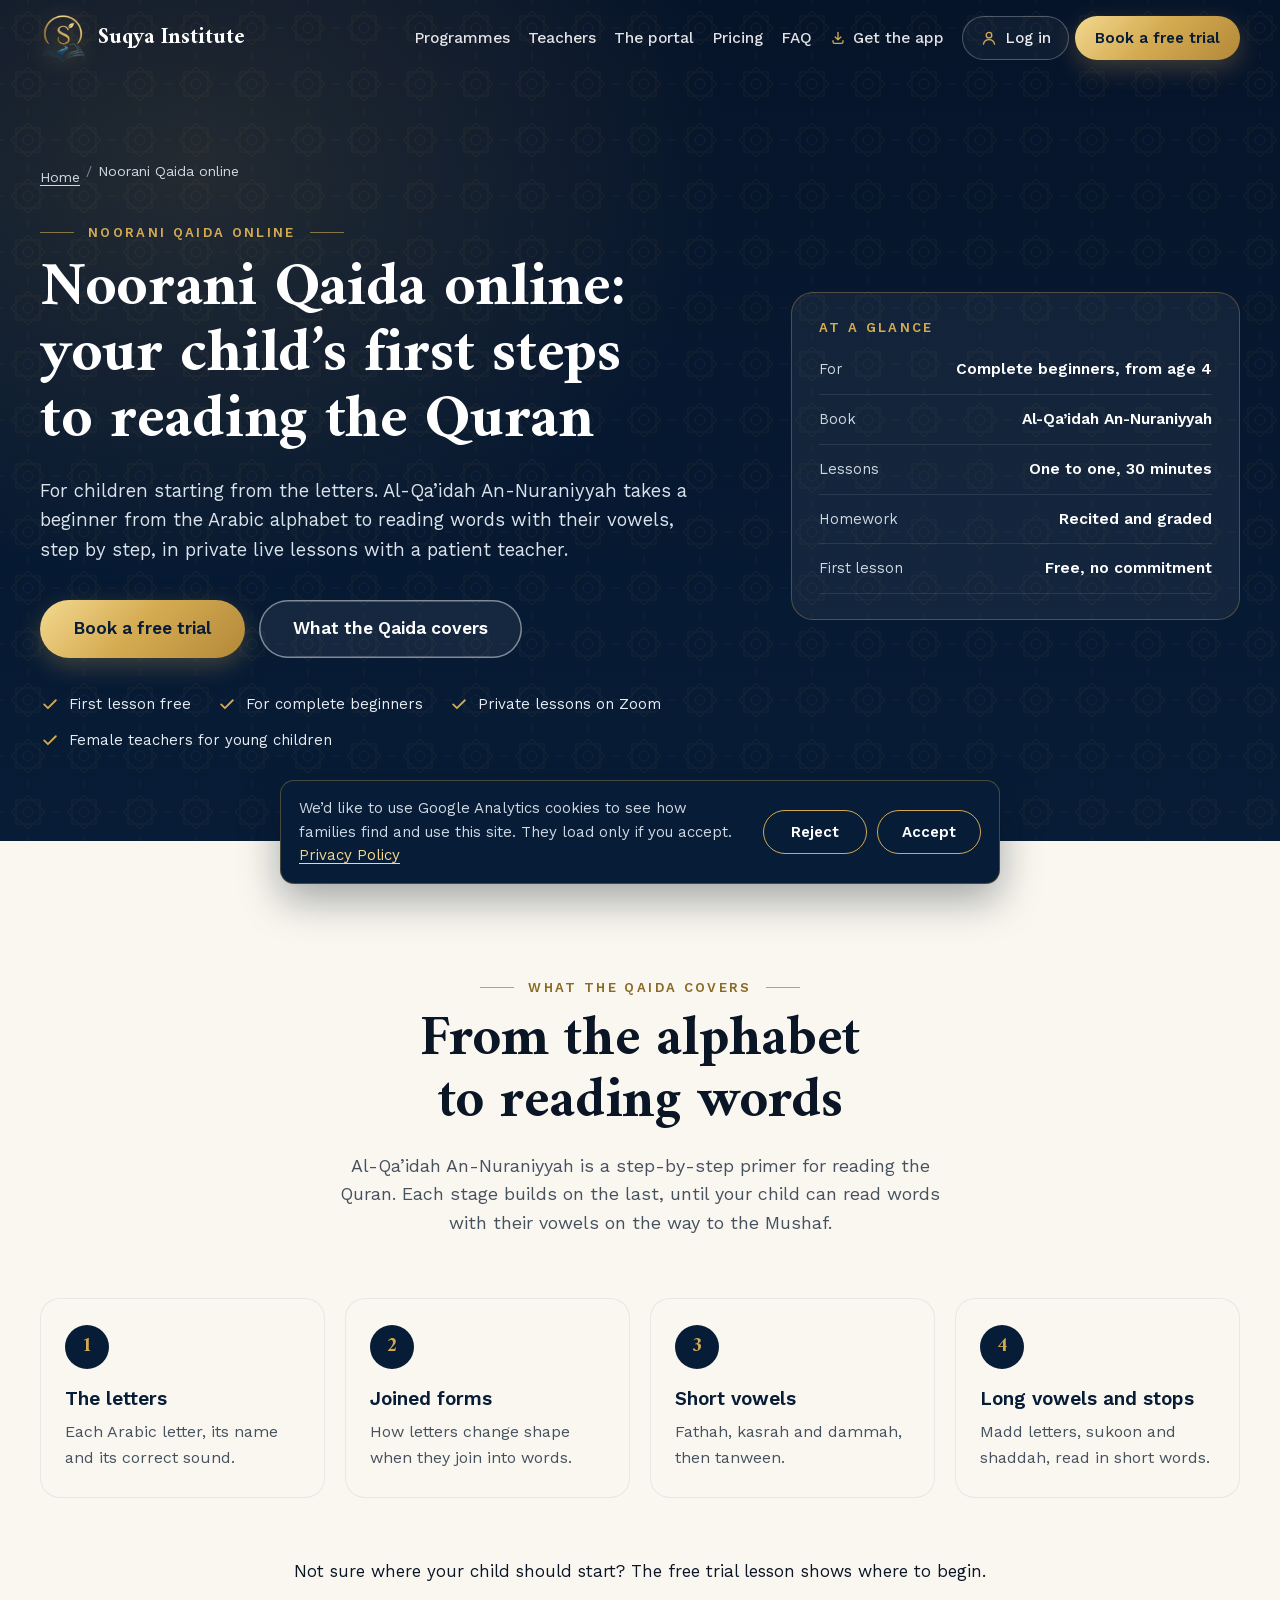
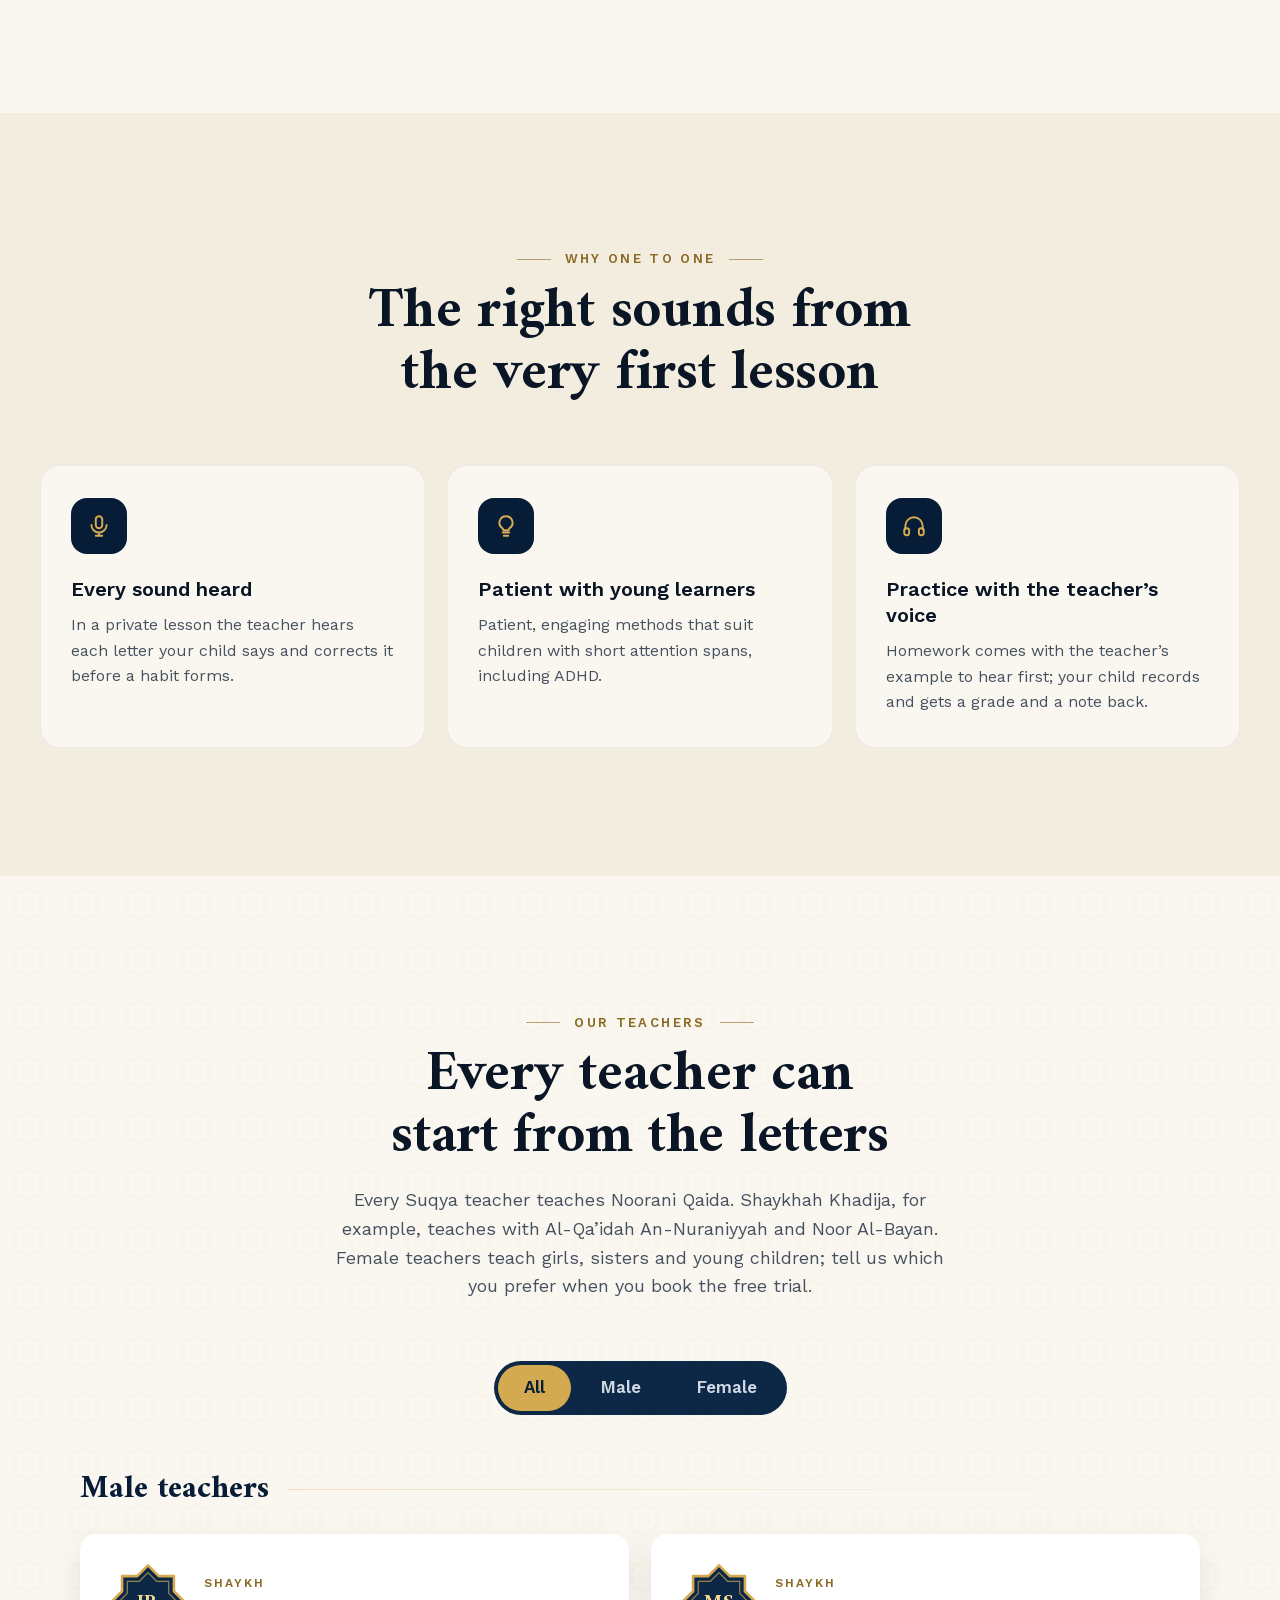
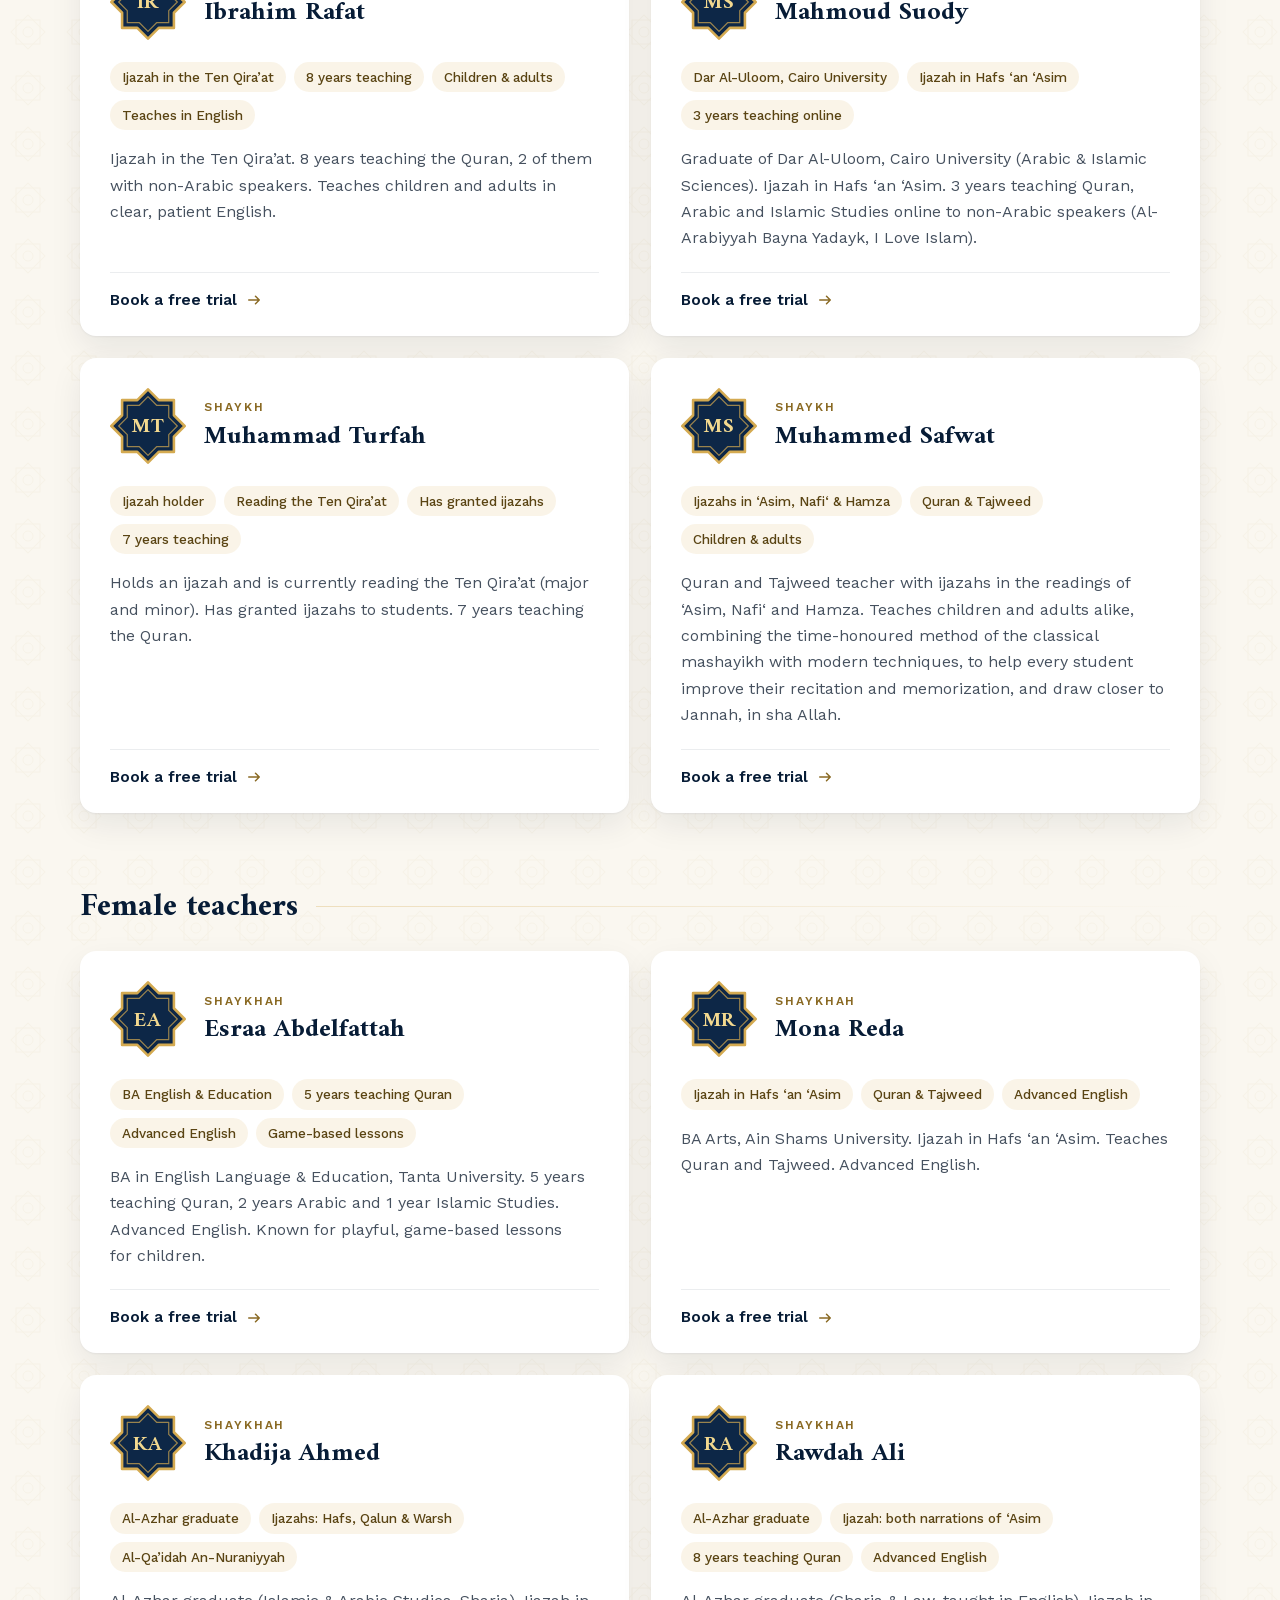
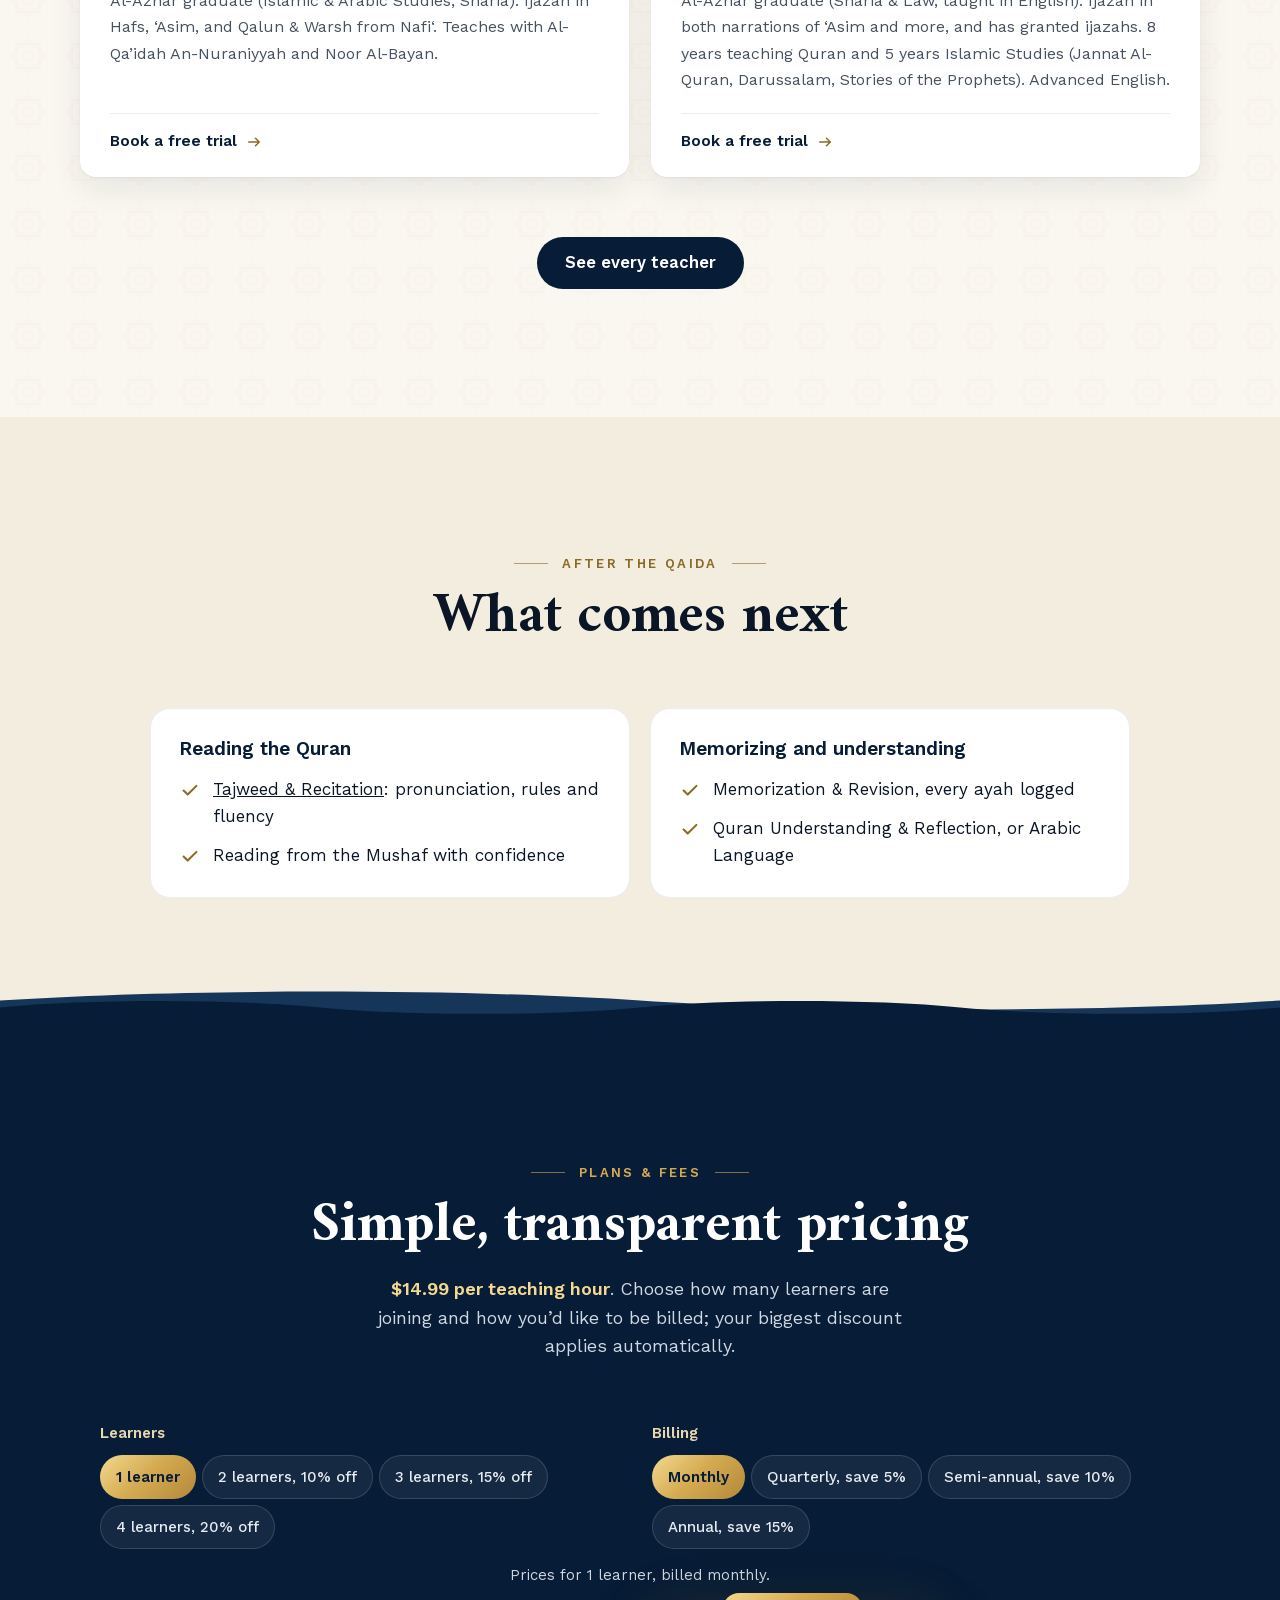
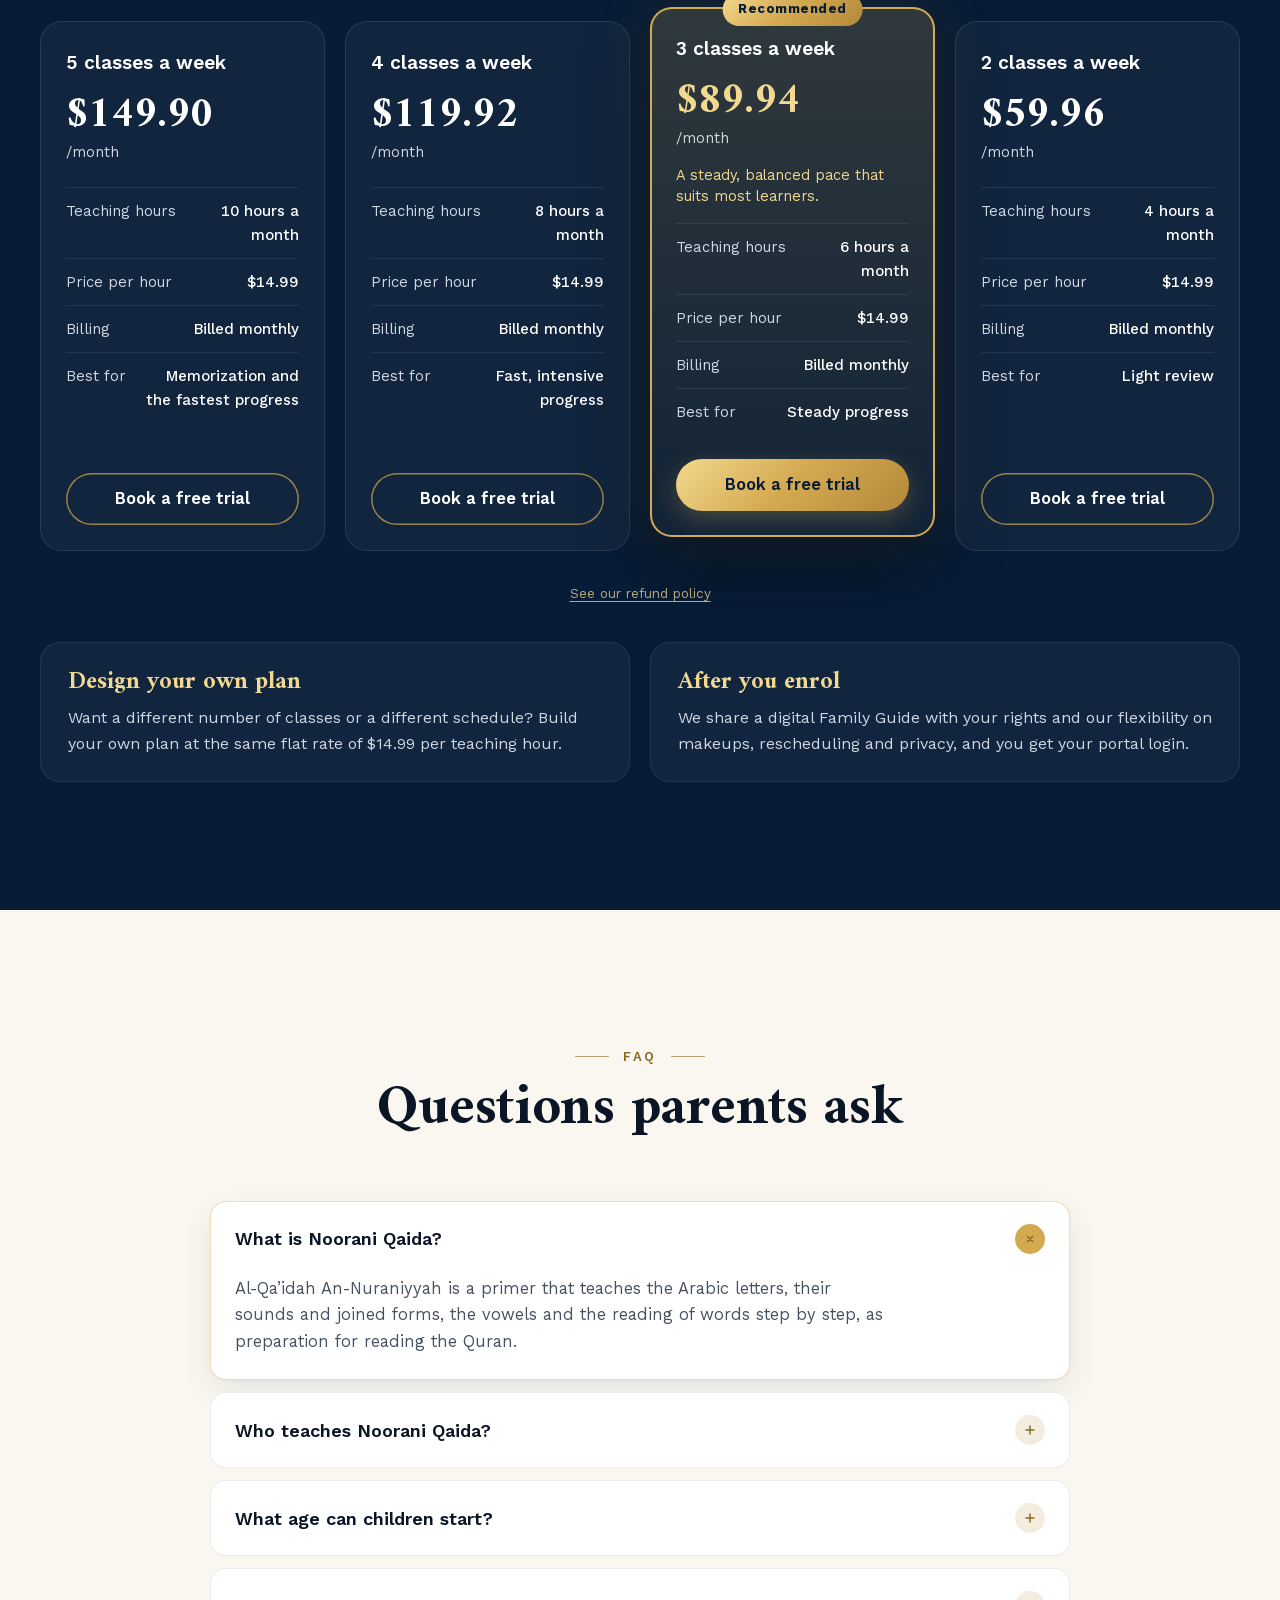
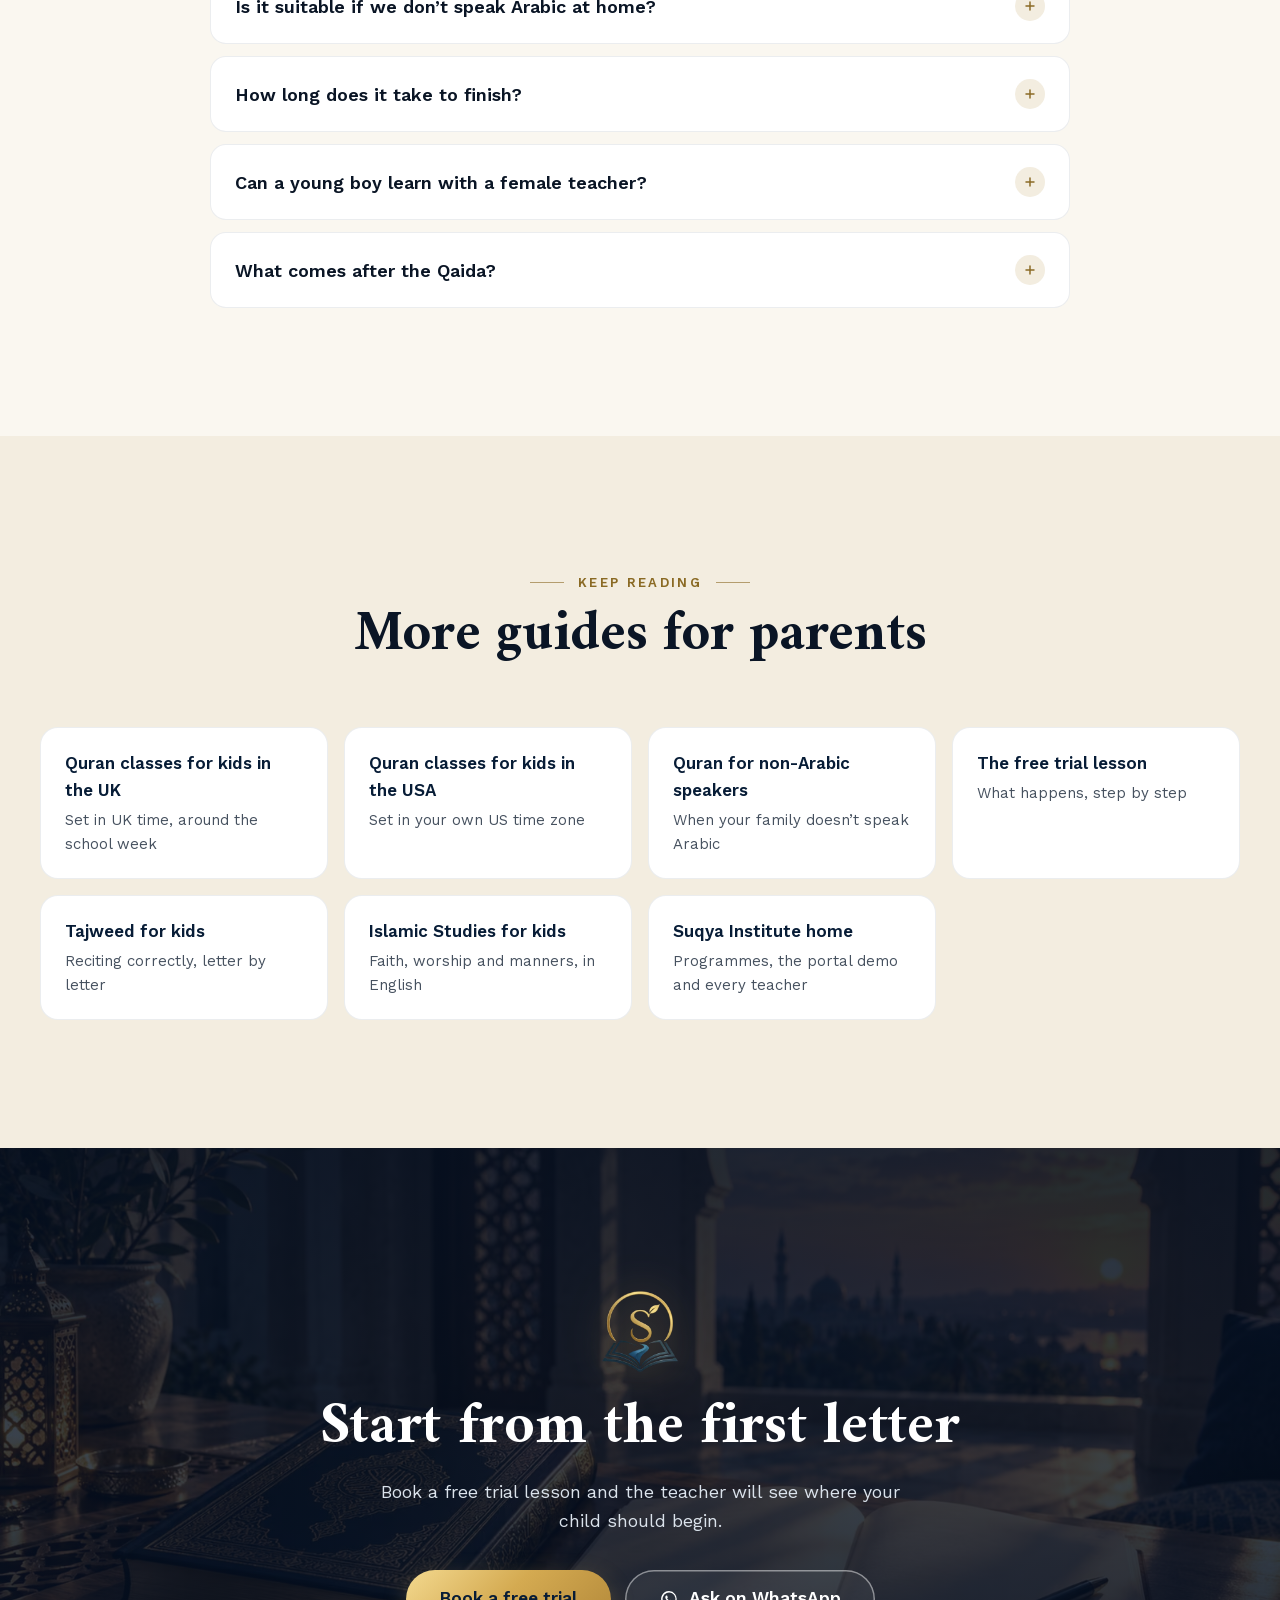
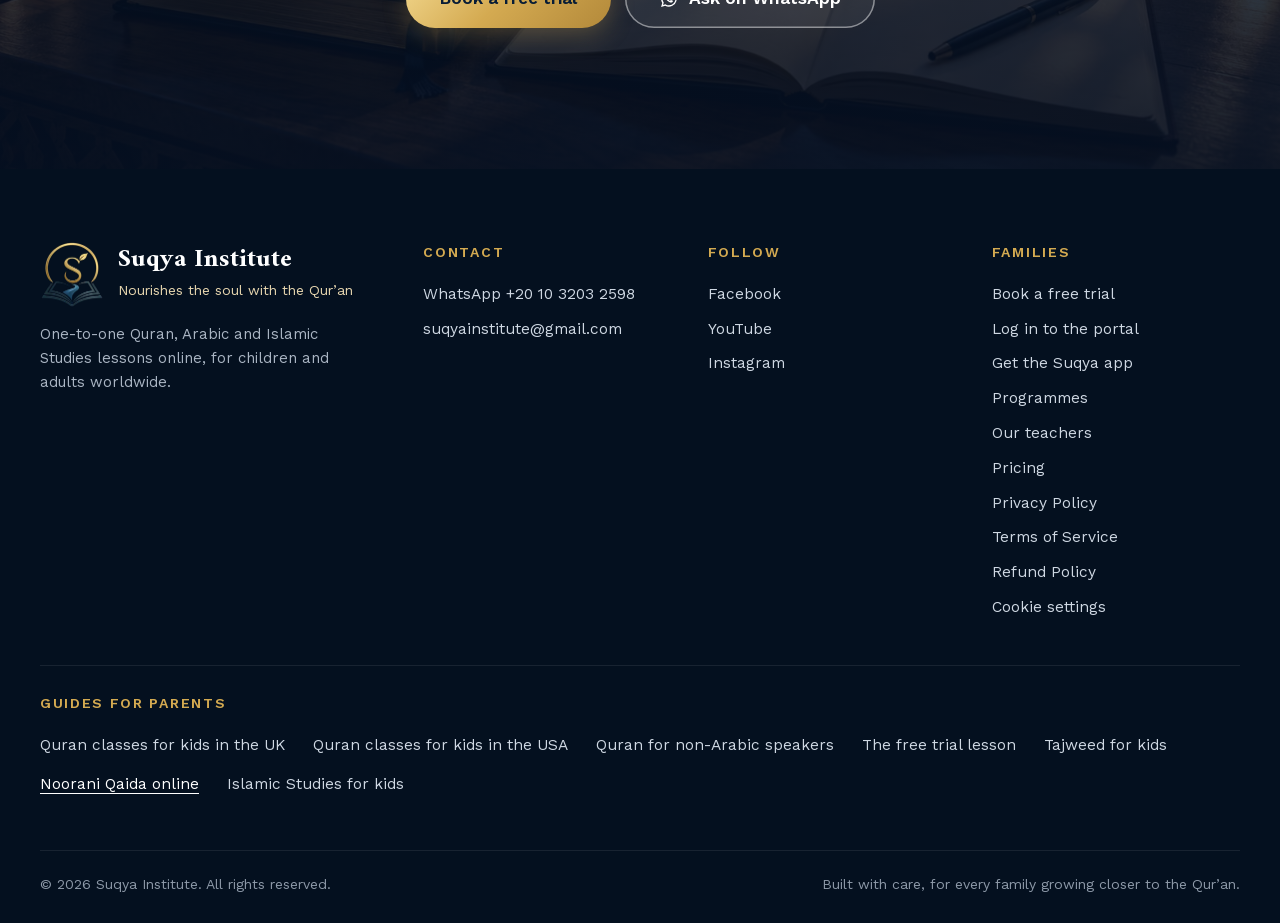
<file: noorani-qaida-online.html>
<!DOCTYPE html>
<html lang="en">
<head>
<meta charset="UTF-8">
<meta name="viewport" content="width=device-width, initial-scale=1.0">

<title>Noorani Qaida Online Classes for Kids, One to One | Suqya</title>
<meta name="description" content="Learn Noorani Qaida online, one to one: Arabic letters, joined forms, vowels and first words, with a patient teacher and recited homework. For complete beginners. First lesson free.">
<link rel="canonical" href="https://suqyainstitute.com/noorani-qaida-online">

<meta property="og:type" content="website">
<meta property="og:site_name" content="Suqya Institute">
<meta property="og:title" content="Noorani Qaida online: your child’s first steps to reading the Quran">
<meta property="og:description" content="Learn Noorani Qaida online, one to one: Arabic letters, joined forms, vowels and first words, with a patient teacher and recited homework. For complete beginners. First lesson free.">
<meta property="og:url" content="https://suqyainstitute.com/noorani-qaida-online">
<meta property="og:image" content="https://suqyainstitute.com/assets/og-cover.f19bcbfd.jpg">
<meta property="og:image:type" content="image/jpeg">
<meta property="og:image:width" content="1200">
<meta property="og:image:height" content="630">
<meta property="og:image:alt" content="Suqya Institute: learn Quran and Arabic online, one to one. A boy smiles at his teacher during an online lesson.">
<meta property="og:locale" content="en_US">

<meta name="twitter:card" content="summary_large_image">
<meta name="twitter:title" content="Noorani Qaida online: your child’s first steps to reading the Quran">
<meta name="twitter:description" content="Learn Noorani Qaida online, one to one: Arabic letters, joined forms, vowels and first words, with a patient teacher and recited homework. For complete beginners. First lesson free.">
<meta name="twitter:image" content="https://suqyainstitute.com/assets/og-cover.f19bcbfd.jpg">
<meta name="twitter:image:alt" content="Suqya Institute: learn Quran and Arabic online, one to one.">

<meta name="theme-color" content="#071c36">
<link rel="icon" href="/favicon.ico?v=20261105" sizes="48x48">
<link rel="icon" type="image/png" sizes="48x48" href="/favicon-48x48.png?v=20261105">
<link rel="icon" type="image/png" sizes="96x96" href="/favicon-96x96.png?v=20261105">
<link rel="icon" type="image/png" sizes="192x192" href="/favicon-192x192.png?v=20261105">
<link rel="apple-touch-icon" sizes="180x180" href="/apple-touch-icon.png?v=20261105">
<link rel="manifest" href="/site.webmanifest">

<script type="application/ld+json">
{
  "@context": "https://schema.org",
  "@type": "WebPage",
  "name": "Noorani Qaida Online Classes for Kids, One to One | Suqya",
  "url": "https://suqyainstitute.com/noorani-qaida-online",
  "description": "Learn Noorani Qaida online, one to one: Arabic letters, joined forms, vowels and first words, with a patient teacher and recited homework. For complete beginners. First lesson free.",
  "inLanguage": "en",
  "isPartOf": {
    "@type": "WebSite",
    "name": "Suqya Institute",
    "url": "https://suqyainstitute.com/"
  },
  "publisher": {
    "@type": "EducationalOrganization",
    "name": "Suqya Institute",
    "url": "https://suqyainstitute.com/"
  }
}
</script>

<script type="application/ld+json">
{
  "@context": "https://schema.org",
  "@type": "BreadcrumbList",
  "itemListElement": [
    {
      "@type": "ListItem",
      "position": 1,
      "name": "Home",
      "item": "https://suqyainstitute.com/"
    },
    {
      "@type": "ListItem",
      "position": 2,
      "name": "Noorani Qaida online",
      "item": "https://suqyainstitute.com/noorani-qaida-online"
    }
  ]
}
</script>

<script type="application/ld+json">
{
  "@context": "https://schema.org",
  "@type": "FAQPage",
  "mainEntity": [
    {
      "@type": "Question",
      "name": "What is Noorani Qaida?",
      "acceptedAnswer": {
        "@type": "Answer",
        "text": "Al-Qa’idah An-Nuraniyyah is a primer that teaches the Arabic letters, their sounds and joined forms, the vowels and the reading of words step by step, as preparation for reading the Quran."
      }
    },
    {
      "@type": "Question",
      "name": "Who teaches Noorani Qaida?",
      "acceptedAnswer": {
        "@type": "Answer",
        "text": "Every Suqya teacher teaches it, male and female, so you can choose the teacher who suits your child."
      }
    },
    {
      "@type": "Question",
      "name": "What age can children start?",
      "acceptedAnswer": {
        "@type": "Answer",
        "text": "From 4 years old. Lessons are one to one, so the teacher sets the pace for each child, and adults are welcome too."
      }
    },
    {
      "@type": "Question",
      "name": "Is it suitable if we don’t speak Arabic at home?",
      "acceptedAnswer": {
        "@type": "Answer",
        "text": "Yes. It starts from the letters, and our teachers are trained to teach learners who are new to Arabic."
      }
    },
    {
      "@type": "Question",
      "name": "How long does it take to finish?",
      "acceptedAnswer": {
        "@type": "Answer",
        "text": "It depends on the child and on how many lessons a week they take. After the free trial the teacher recommends a pace, and you see each step in the parent portal."
      }
    },
    {
      "@type": "Question",
      "name": "Can a young boy learn with a female teacher?",
      "acceptedAnswer": {
        "@type": "Answer",
        "text": "Yes. Qualified female teachers teach girls, sisters and young children. Just let us know when we arrange the trial."
      }
    },
    {
      "@type": "Question",
      "name": "What comes after the Qaida?",
      "acceptedAnswer": {
        "@type": "Answer",
        "text": "Reading from the Mushaf with Tajweed & Recitation, then Memorization & Revision or Quran Understanding & Reflection. You can add programmes anytime."
      }
    }
  ]
}
</script>

<link rel="stylesheet" href="/assets/styles.4ee29c35.css">
<link rel="stylesheet" href="/assets/fonts-deferred.9949c3ed.css" media="print" data-late-css>
<noscript><link rel="stylesheet" href="/assets/fonts-deferred.9949c3ed.css"></noscript>
<script src="/assets/app.d94c4a18.js" defer></script>
<script src="/assets/analytics.34a5790d.js" defer></script>
<script src="https://app.suqyainstitute.com/ad-pixels-loader.js" defer></script>
</head>
<body class="lp">
<svg aria-hidden="true" focusable="false" width="0" height="0" class="defs" xmlns="http://www.w3.org/2000/svg">
  <defs>
    <pattern id="lattice" width="56" height="56" patternUnits="userSpaceOnUse">
      <g fill="none" stroke="#d4aa51" stroke-width="1">
        <rect x="16" y="16" width="24" height="24"/>
        <rect x="16" y="16" width="24" height="24" transform="rotate(45 28 28)"/>
        <circle cx="28" cy="28" r="5"/>
        <path d="M0 28h4M52 28h4M28 0v4M28 52v4"/>
      </g>
    </pattern>
    <symbol id="i-star" viewBox="0 0 44 44"><g><rect x="9" y="9" width="26" height="26"/><rect x="9" y="9" width="26" height="26" transform="rotate(45 22 22)"/></g></symbol>
    <symbol id="i-octa" viewBox="0 0 44 44"><path fill="#0d2747" stroke="#d4aa51" stroke-width="1.5" stroke-linejoin="round" d="M22.00 0.79L28.21 7.00L37.00 7.00L37.00 15.79L43.21 22.00L37.00 28.21L37.00 37.00L28.21 37.00L22.00 43.21L15.79 37.00L7.00 37.00L7.00 28.21L0.79 22.00L7.00 15.79L7.00 7.00L15.79 7.00Z"/><path fill="none" stroke="#d4aa51" stroke-width=".7" stroke-linejoin="round" opacity=".7" d="M22.00 5.03L26.97 10.00L34.00 10.00L34.00 17.03L38.97 22.00L34.00 26.97L34.00 34.00L26.97 34.00L22.00 38.97L17.03 34.00L10.00 34.00L10.00 26.97L5.03 22.00L10.00 17.03L10.00 10.00L17.03 10.00Z"/></symbol>
    <symbol id="i-calendar" viewBox="0 0 24 24"><g fill="none" stroke="currentColor" stroke-width="1.8" stroke-linecap="round" stroke-linejoin="round"><rect x="3.5" y="5" width="17" height="15" rx="2.5"/><path d="M3.5 10h17M8 3v4M16 3v4"/></g></symbol>
    <symbol id="i-book" viewBox="0 0 24 24"><g fill="none" stroke="currentColor" stroke-width="1.8" stroke-linecap="round" stroke-linejoin="round"><path d="M12 6.5C9.5 4.6 6.5 4.3 3.5 5v13c3-.7 6-.4 8.5 1.5 2.5-1.9 5.5-2.2 8.5-1.5V5c-3-.7-6-.4-8.5 1.5Zm0 0v13"/></g></symbol>
    <symbol id="i-mic" viewBox="0 0 24 24"><g fill="none" stroke="currentColor" stroke-width="1.8" stroke-linecap="round" stroke-linejoin="round"><rect x="9" y="3" width="6" height="11" rx="3"/><path d="M5 11a7 7 0 0 0 14 0M12 18v3M9 21h6"/></g></symbol>
    <symbol id="i-chart" viewBox="0 0 24 24"><g fill="none" stroke="currentColor" stroke-width="1.8" stroke-linecap="round" stroke-linejoin="round"><path d="M4 20V10M10 20V4M16 20v-7M22 20H2"/></g></symbol>
    <symbol id="i-clock" viewBox="0 0 24 24"><g fill="none" stroke="currentColor" stroke-width="1.8" stroke-linecap="round"><circle cx="12" cy="12" r="8.5"/><path d="M12 7.5V12l3 2"/></g></symbol>
    <symbol id="i-play" viewBox="0 0 24 24"><path d="M8 5.5v13l11-6.5z" fill="currentColor"/></symbol>
    <symbol id="i-pause" viewBox="0 0 24 24"><path d="M7 5h3.5v14H7zM13.5 5H17v14h-3.5z" fill="currentColor"/></symbol>
    <symbol id="i-check" viewBox="0 0 24 24"><path d="m5 12.5 4.5 4.5L19 7.5" fill="none" stroke="currentColor" stroke-width="2.2" stroke-linecap="round" stroke-linejoin="round"/></symbol>
    <symbol id="i-share" viewBox="0 0 24 24"><g fill="none" stroke="currentColor" stroke-width="1.8" stroke-linecap="round" stroke-linejoin="round"><path d="M12 3v12M7.5 7.5 12 3l4.5 4.5M5 13v6.5h14V13"/></g></symbol>
    <symbol id="i-mail" viewBox="0 0 24 24"><g fill="none" stroke="currentColor" stroke-width="1.8" stroke-linecap="round" stroke-linejoin="round"><rect x="3" y="5.5" width="18" height="13" rx="2.5"/><path d="m4 7 8 6 8-6"/></g></symbol>
    <symbol id="i-users" viewBox="0 0 24 24"><g fill="none" stroke="currentColor" stroke-width="1.8" stroke-linecap="round"><circle cx="9" cy="8.5" r="3.5"/><path d="M2.5 20c0-3.6 2.9-6.5 6.5-6.5s6.5 2.9 6.5 6.5M16 5.2a3.5 3.5 0 0 1 0 6.6M18.5 13.9c1.9 1 3 3.3 3 6.1"/></g></symbol>

    <symbol id="i-target" viewBox="0 0 24 24"><g fill="none" stroke="currentColor" stroke-width="1.8" stroke-linecap="round"><circle cx="12" cy="12" r="8.5"/><circle cx="12" cy="12" r="4.5"/><circle cx="12" cy="12" r="1" fill="currentColor"/></g></symbol>
    <symbol id="i-path" viewBox="0 0 24 24"><g fill="none" stroke="currentColor" stroke-width="1.8" stroke-linecap="round" stroke-linejoin="round"><circle cx="6" cy="18" r="2.5"/><circle cx="18" cy="6" r="2.5"/><path d="M8.5 18H15a3.5 3.5 0 0 0 0-7H9a3.5 3.5 0 0 1 0-7h6.5"/></g></symbol>
    <symbol id="i-tutor" viewBox="0 0 24 24"><g fill="none" stroke="currentColor" stroke-width="1.8" stroke-linecap="round" stroke-linejoin="round"><path d="m12 3 9 4.5-9 4.5-9-4.5L12 3Z"/><path d="M6.5 9.5V15c0 1.5 2.5 3 5.5 3s5.5-1.5 5.5-3V9.5M21 7.5V13"/></g></symbol>
    <symbol id="i-one" viewBox="0 0 24 24"><g fill="none" stroke="currentColor" stroke-width="1.8" stroke-linecap="round" stroke-linejoin="round"><circle cx="8" cy="8" r="3"/><circle cx="16.5" cy="8" r="3"/><path d="M2.5 19c0-3 2.5-5 5.5-5s5.5 2 5.5 5M13 14.3c1-.2 2.2-.3 3.5-.3 3 0 5 2 5 5"/></g></symbol>
    <symbol id="i-headphones" viewBox="0 0 24 24"><g fill="none" stroke="currentColor" stroke-width="1.8" stroke-linecap="round" stroke-linejoin="round"><path d="M4 15v-3a8 8 0 0 1 16 0v3"/><rect x="3" y="14" width="4.5" height="6.5" rx="2"/><rect x="16.5" y="14" width="4.5" height="6.5" rx="2"/></g></symbol>
    <symbol id="i-bookmark" viewBox="0 0 24 24"><g fill="none" stroke="currentColor" stroke-width="1.8" stroke-linecap="round" stroke-linejoin="round"><path d="M5 4.5A1.5 1.5 0 0 1 6.5 3h11A1.5 1.5 0 0 1 19 4.5V21l-7-4.5L5 21V4.5Z"/><path d="m9.5 9.5 2 2 3.5-3.5"/></g></symbol>
    <symbol id="i-scroll" viewBox="0 0 24 24"><g fill="none" stroke="currentColor" stroke-width="1.8" stroke-linecap="round" stroke-linejoin="round"><circle cx="12" cy="9" r="5.5"/><path d="m8.5 13.5-1.5 7.5 5-2.5 5 2.5-1.5-7.5M10 9l1.5 1.5L14.5 7.5"/></g></symbol>
    <symbol id="i-bulb" viewBox="0 0 24 24"><g fill="none" stroke="currentColor" stroke-width="1.8" stroke-linecap="round" stroke-linejoin="round"><path d="M9 18h6M10 21h4M12 3a6 6 0 0 0-3.5 10.9c.6.5 1 1.2 1 2V16h5v-.1c0-.8.4-1.5 1-2A6 6 0 0 0 12 3Z"/></g></symbol>
    <symbol id="i-dome" viewBox="0 0 24 24"><g fill="none" stroke="currentColor" stroke-width="1.8" stroke-linecap="round" stroke-linejoin="round"><path d="M3 21h18M5 21v-8h14v8M6.5 13c0-3.5 2.5-6 5.5-7.5 3 1.5 5.5 4 5.5 7.5M12 2.5v3M10 21v-4a2 2 0 0 1 4 0v4"/></g></symbol>
    <symbol id="i-arrow" viewBox="0 0 24 24"><path d="M5 12h14m-5-5 5 5-5 5" fill="none" stroke="currentColor" stroke-width="2" stroke-linecap="round" stroke-linejoin="round"/></symbol>
    <symbol id="i-shield" viewBox="0 0 24 24"><g fill="none" stroke="currentColor" stroke-width="1.8" stroke-linecap="round" stroke-linejoin="round"><path d="M12 3l7.5 3v5.5c0 4.5-3.2 8.2-7.5 9.5-4.3-1.3-7.5-5-7.5-9.5V6L12 3Z"/><path d="m9 12 2 2 4-4"/></g></symbol>
    <symbol id="i-wa" viewBox="0 0 24 24"><path fill="currentColor" d="M12 2.5a9.4 9.4 0 0 0-8.1 14.2L2.5 21.5l4.9-1.3A9.4 9.4 0 1 0 12 2.5Zm0 17.1a7.7 7.7 0 0 1-3.9-1.1l-.3-.2-2.9.8.8-2.8-.2-.3A7.7 7.7 0 1 1 12 19.6Zm4.2-5.7c-.2-.1-1.4-.7-1.6-.8-.2-.1-.4-.1-.5.1l-.7.9c-.1.2-.3.2-.5.1a6.3 6.3 0 0 1-3.1-2.7c-.2-.4.2-.4.7-1.2.1-.2 0-.3 0-.4l-.7-1.7c-.2-.5-.4-.4-.5-.4h-.4a.8.8 0 0 0-.6.3 2.5 2.5 0 0 0-.8 1.9 4.4 4.4 0 0 0 .9 2.3 10 10 0 0 0 3.8 3.4c1.4.6 2 .7 2.7.6.4-.1 1.4-.6 1.6-1.1.2-.5.2-1 .1-1.1l-.4-.3Z"/></symbol>
  </defs>
</svg>

<a class="skip" href="#main">Skip to content</a>

<header class="nav" id="nav">
  <div class="nav-in">
    <a href="/" class="brand">
      <img src="/assets/logo-128.de85d0d7.webp" alt="" width="128" height="135" decoding="async">
      <span class="brand-txt"><strong>Suqya Institute</strong><span>Nourishes the soul with the Qur&rsquo;an</span></span>
    </a>
    <nav class="links" id="navLinks" aria-label="Main">
      <a href="/#programmes">Programmes</a>
      <a href="#teachers">Teachers</a>
      <a href="/#portal">The portal</a>
      <a href="#pricing">Pricing</a>
      <a href="#faq">FAQ</a>
      <a href="https://app.suqyainstitute.com/login#install-app" class="nav-app"><svg width="16" height="16" viewBox="0 0 24 24" fill="none" stroke="currentColor" stroke-width="2" stroke-linecap="round" stroke-linejoin="round" aria-hidden="true" focusable="false"><path d="M12 3.5v11M7.8 10.6 12 14.8l4.2-4.2"/><path d="M4.5 16v1.6A2.4 2.4 0 0 0 6.9 20h10.2a2.4 2.4 0 0 0 2.4-2.4V16"/></svg> Get the app</a>
    </nav>
    <a href="https://app.suqyainstitute.com/login" class="nav-login"><svg viewBox="0 0 24 24" aria-hidden="true" focusable="false"><circle cx="12" cy="8.2" r="3.7"/><path d="M4.6 20.2c.9-3.9 3.9-6.1 7.4-6.1s6.5 2.2 7.4 6.1"/></svg><span class="nav-login-txt">Log in</span></a>
    <a href="/apply" class="btn btn-gold btn-sm nav-cta">Book a free trial</a>
    <button class="menu" id="menuBtn" type="button" aria-expanded="false" aria-controls="navLinks">
      <span class="menu-lines" aria-hidden="true"><span></span><span></span></span>
      <span class="sr-only">Menu</span>
    </button>
  </div>
</header>

<main id="main">

<section class="lp-hero" id="top" aria-labelledby="hero-title">
  <svg class="lattice" aria-hidden="true" focusable="false"><rect width="100%" height="100%" fill="url(#lattice)"/></svg>
  <div class="lp-hero-in">
    <div>
      <nav class="lp-crumbs" aria-label="Breadcrumb"><ol><li><a href="/">Home</a></li><li aria-current="page">Noorani Qaida online</li></ol></nav>
      <p class="eyebrow">Noorani Qaida online</p>
      <h1 id="hero-title">Noorani Qaida online: your child’s first steps to reading the&nbsp;Quran</h1>
      <p class="hero-lead">For children starting from the letters. Al-Qa’idah An-Nuraniyyah takes a beginner from the Arabic alphabet to reading words with their vowels, step by step, in private live lessons with a patient teacher.</p>
      <div class="hero-actions">
        <a href="/apply" class="btn btn-gold btn-lg">Book a free trial</a>
        <a href="#covers" class="btn btn-ghost btn-lg">What the Qaida covers</a>
      </div>
      <ul class="hero-trust"><li><svg aria-hidden="true"><use href="#i-check"/></svg>First lesson free</li><li><svg aria-hidden="true"><use href="#i-check"/></svg>For complete beginners</li><li><svg aria-hidden="true"><use href="#i-check"/></svg>Private lessons on Zoom</li><li><svg aria-hidden="true"><use href="#i-check"/></svg>Female teachers for young children</li></ul>
    </div>
    <aside class="lp-glance" aria-labelledby="glance-title">
      <p class="lp-glance-k" id="glance-title">At a glance</p>
      <dl><div><dt>For</dt><dd>Complete beginners, from age 4</dd></div><div><dt>Book</dt><dd>Al-Qa’idah An-Nuraniyyah</dd></div><div><dt>Lessons</dt><dd>One to one, 30 minutes</dd></div><div><dt>Homework</dt><dd>Recited and graded</dd></div><div><dt>First lesson</dt><dd>Free, no commitment</dd></div></dl>
    </aside>
  </div>
</section>

<section class="sec" id="covers" aria-labelledby="covers-title">
  <div class="wrap">
    <div class="sec-head reveal">
      <p class="eyebrow">What the Qaida covers</p>
      <h2 id="covers-title">From the alphabet to reading words</h2>
      <p class="lead">Al-Qa’idah An-Nuraniyyah is a step-by-step primer for reading the Quran. Each stage builds on the last, until your child can read words with their vowels on the way to the Mushaf.</p>
    </div>
    <ol class="lp-steps">
      <li class="reveal"><h3>The letters</h3><p>Each Arabic letter, its name and its correct sound.</p></li>
      <li class="reveal"><h3>Joined forms</h3><p>How letters change shape when they join into words.</p></li>
      <li class="reveal"><h3>Short vowels</h3><p>Fathah, kasrah and dammah, then tanween.</p></li>
      <li class="reveal"><h3>Long vowels and stops</h3><p>Madd letters, sukoon and shaddah, read in short words.</p></li>
    </ol>
    <p class="t-close reveal">Not sure where your child should start? The free trial lesson shows where to begin.</p>
  </div>
</section>

<section class="sec lp-alt" id="why" aria-labelledby="why-title">
  <div class="wrap">
    <div class="sec-head reveal">
      <p class="eyebrow">Why one to one</p>
      <h2 id="why-title">The right sounds from the very first lesson</h2>
    </div>
    <div class="features">
      <article class="feature reveal"><span class="feature-ico" aria-hidden="true"><svg><use href="#i-mic"/></svg></span><h3>Every sound heard</h3><p>In a private lesson the teacher hears each letter your child says and corrects it before a habit forms.</p></article>
      <article class="feature reveal"><span class="feature-ico" aria-hidden="true"><svg><use href="#i-bulb"/></svg></span><h3>Patient with young learners</h3><p>Patient, engaging methods that suit children with short attention spans, including ADHD.</p></article>
      <article class="feature reveal"><span class="feature-ico" aria-hidden="true"><svg><use href="#i-headphones"/></svg></span><h3>Practice with the teacher’s voice</h3><p>Homework comes with the teacher’s example to hear first; your child records and gets a grade and a note back.</p></article>
    </div>
  </div>
</section>

<section class="sec teachers" id="teachers" aria-labelledby="teachers-title">
  <div class="wrap">
    <div class="sec-head reveal">
      <p class="eyebrow">Our teachers</p>
      <h2 id="teachers-title">Every teacher can start from the letters</h2>
      <p class="lead">Every Suqya teacher teaches Noorani Qaida. Shaykhah Khadija, for example, teaches with Al-Qa’idah An-Nuraniyyah and Noor Al-Bayan. Female teachers teach girls, sisters and young children; tell us which you prefer when you book the free trial.</p>
    </div>
    <fieldset class="seg t-filter reveal">
      <legend class="sr-only">Show teachers</legend>
      <input class="sr-only" type="radio" name="t-filter" id="tf-all" value="all" checked>
      <label for="tf-all">All</label>
      <input class="sr-only" type="radio" name="t-filter" id="tf-men" value="men">
      <label for="tf-men">Male</label>
      <input class="sr-only" type="radio" name="t-filter" id="tf-women" value="women">
      <label for="tf-women">Female</label>
    </fieldset>
    <div class="t-groups">
      <div class="t-group" data-group="men">
        <h3 class="t-group-title" id="tg-men">Male teachers</h3>
        <ul class="t-grid">
          <li>
          <article class="t-card reveal" aria-labelledby="t-ibrahim-rafat">
            <div class="t-head">
              <span class="t-mark" aria-hidden="true"><svg viewBox="0 0 44 44" focusable="false"><use href="#i-octa"/></svg><span>IR</span></span>
              <h4 id="t-ibrahim-rafat"><span class="t-hon">Shaykh</span> Ibrahim Rafat</h4>
            </div>
            <ul class="t-chips" aria-label="Highlights"><li>Ijazah in the Ten Qira&rsquo;at</li><li>8 years teaching</li><li>Children &amp; adults</li><li>Teaches in English</li></ul>
            <p class="t-bio">Ijazah in the Ten Qira&rsquo;at. 8 years teaching the Quran, 2 of them with non-Arabic speakers. Teaches children and adults in clear, patient English.</p>
            <!-- Recitation sample (male teachers only). Hidden until a recording exists.
                 To publish: add the hashed audio file to the assets folder, put
                 <audio controls preload="none" src="..."></audio> inside this div
                 and remove the hidden attribute. Do not load audio before a tap. -->
            <div class="t-audio" data-audio-slot="ibrahim-rafat" hidden></div>
            <a href="/apply" class="t-cta">Book a free trial<span class="sr-only"> (Shaykh Ibrahim Rafat)</span><svg aria-hidden="true"><use href="#i-arrow"/></svg></a>
          </article>
          </li>
          <li>
          <article class="t-card reveal" aria-labelledby="t-mahmoud-suody">
            <div class="t-head">
              <span class="t-mark" aria-hidden="true"><svg viewBox="0 0 44 44" focusable="false"><use href="#i-octa"/></svg><span>MS</span></span>
              <h4 id="t-mahmoud-suody"><span class="t-hon">Shaykh</span> Mahmoud Suody</h4>
            </div>
            <ul class="t-chips" aria-label="Highlights"><li>Dar Al-Uloom, Cairo University</li><li>Ijazah in Hafs &lsquo;an &lsquo;Asim</li><li>3 years teaching online</li></ul>
            <p class="t-bio">Graduate of Dar Al-Uloom, Cairo University (Arabic &amp; Islamic Sciences). Ijazah in Hafs &lsquo;an &lsquo;Asim. 3 years teaching Quran, Arabic and Islamic Studies online to non-Arabic speakers (Al-Arabiyyah Bayna Yadayk, I Love Islam).</p>
            <!-- Recitation sample (male teachers only). Hidden until a recording exists.
                 To publish: add the hashed audio file to the assets folder, put
                 <audio controls preload="none" src="..."></audio> inside this div
                 and remove the hidden attribute. Do not load audio before a tap. -->
            <div class="t-audio" data-audio-slot="mahmoud-suody" hidden></div>
            <a href="/apply" class="t-cta">Book a free trial<span class="sr-only"> (Shaykh Mahmoud Suody)</span><svg aria-hidden="true"><use href="#i-arrow"/></svg></a>
          </article>
          </li>
          <li>
          <article class="t-card reveal" aria-labelledby="t-muhammad-turfah">
            <div class="t-head">
              <span class="t-mark" aria-hidden="true"><svg viewBox="0 0 44 44" focusable="false"><use href="#i-octa"/></svg><span>MT</span></span>
              <h4 id="t-muhammad-turfah"><span class="t-hon">Shaykh</span> Muhammad Turfah</h4>
            </div>
            <ul class="t-chips" aria-label="Highlights"><li>Ijazah holder</li><li>Reading the Ten Qira&rsquo;at</li><li>Has granted ijazahs</li><li>7 years teaching</li></ul>
            <p class="t-bio">Holds an ijazah and is currently reading the Ten Qira&rsquo;at (major and minor). Has granted ijazahs to students. 7 years teaching the Quran.</p>
            <!-- Recitation sample (male teachers only). Hidden until a recording exists.
                 To publish: add the hashed audio file to the assets folder, put
                 <audio controls preload="none" src="..."></audio> inside this div
                 and remove the hidden attribute. Do not load audio before a tap. -->
            <div class="t-audio" data-audio-slot="muhammad-turfah" hidden></div>
            <a href="/apply" class="t-cta">Book a free trial<span class="sr-only"> (Shaykh Muhammad Turfah)</span><svg aria-hidden="true"><use href="#i-arrow"/></svg></a>
          </article>
          </li>
          <li>
          <article class="t-card reveal" aria-labelledby="t-muhammed-safwat">
            <div class="t-head">
              <span class="t-mark" aria-hidden="true"><svg viewBox="0 0 44 44" focusable="false"><use href="#i-octa"/></svg><span>MS</span></span>
              <h4 id="t-muhammed-safwat"><span class="t-hon">Shaykh</span> Muhammed Safwat</h4>
            </div>
            <ul class="t-chips" aria-label="Highlights"><li>Ijazahs in &lsquo;Asim, Nafi&lsquo; &amp; Hamza</li><li>Quran &amp; Tajweed</li><li>Children &amp; adults</li></ul>
            <p class="t-bio">Quran and Tajweed teacher with ijazahs in the readings of &lsquo;Asim, Nafi&lsquo; and Hamza. Teaches children and adults alike, combining the time-honoured method of the classical mashayikh with modern techniques, to help every student improve their recitation and memorization, and draw closer to Jannah, in sha Allah.</p>
            <!-- Recitation sample (male teachers only). Hidden until a recording exists.
                 To publish: add the hashed audio file to the assets folder, put
                 <audio controls preload="none" src="..."></audio> inside this div
                 and remove the hidden attribute. Do not load audio before a tap. -->
            <div class="t-audio" data-audio-slot="muhammed-safwat" hidden></div>
            <a href="/apply" class="t-cta">Book a free trial<span class="sr-only"> (Shaykh Muhammed Safwat)</span><svg aria-hidden="true"><use href="#i-arrow"/></svg></a>
          </article>
          </li>
        </ul>
      </div>
      <div class="t-group" data-group="women">
        <h3 class="t-group-title" id="tg-women">Female teachers</h3>
        <ul class="t-grid">
          <li>
          <article class="t-card reveal" aria-labelledby="t-esraa-abdelfattah">
            <div class="t-head">
              <span class="t-mark" aria-hidden="true"><svg viewBox="0 0 44 44" focusable="false"><use href="#i-octa"/></svg><span>EA</span></span>
              <h4 id="t-esraa-abdelfattah"><span class="t-hon">Shaykhah</span> Esraa Abdelfattah</h4>
            </div>
            <ul class="t-chips" aria-label="Highlights"><li>BA English &amp; Education</li><li>5 years teaching Quran</li><li>Advanced English</li><li>Game-based lessons</li></ul>
            <p class="t-bio">BA in English Language &amp; Education, Tanta University. 5 years teaching Quran, 2 years Arabic and 1 year Islamic Studies. Advanced English. Known for playful, game-based lessons for children.</p>
            <a href="/apply" class="t-cta">Book a free trial<span class="sr-only"> (Shaykhah Esraa Abdelfattah)</span><svg aria-hidden="true"><use href="#i-arrow"/></svg></a>
          </article>
          </li>
          <li>
          <article class="t-card reveal" aria-labelledby="t-mona-reda">
            <div class="t-head">
              <span class="t-mark" aria-hidden="true"><svg viewBox="0 0 44 44" focusable="false"><use href="#i-octa"/></svg><span>MR</span></span>
              <h4 id="t-mona-reda"><span class="t-hon">Shaykhah</span> Mona Reda</h4>
            </div>
            <ul class="t-chips" aria-label="Highlights"><li>Ijazah in Hafs &lsquo;an &lsquo;Asim</li><li>Quran &amp; Tajweed</li><li>Advanced English</li></ul>
            <p class="t-bio">BA Arts, Ain Shams University. Ijazah in Hafs &lsquo;an &lsquo;Asim. Teaches Quran and Tajweed. Advanced English.</p>
            <a href="/apply" class="t-cta">Book a free trial<span class="sr-only"> (Shaykhah Mona Reda)</span><svg aria-hidden="true"><use href="#i-arrow"/></svg></a>
          </article>
          </li>
          <li>
          <article class="t-card reveal" aria-labelledby="t-khadija-ahmed">
            <div class="t-head">
              <span class="t-mark" aria-hidden="true"><svg viewBox="0 0 44 44" focusable="false"><use href="#i-octa"/></svg><span>KA</span></span>
              <h4 id="t-khadija-ahmed"><span class="t-hon">Shaykhah</span> Khadija Ahmed</h4>
            </div>
            <ul class="t-chips" aria-label="Highlights"><li>Al-Azhar graduate</li><li>Ijazahs: Hafs, Qalun &amp; Warsh</li><li>Al-Qa&rsquo;idah An-Nuraniyyah</li></ul>
            <p class="t-bio">Al-Azhar graduate (Islamic &amp; Arabic Studies, Sharia). Ijazah in Hafs, &lsquo;Asim, and Qalun &amp; Warsh from Nafi&lsquo;. Teaches with Al-Qa&rsquo;idah An-Nuraniyyah and Noor Al-Bayan.</p>
            <a href="/apply" class="t-cta">Book a free trial<span class="sr-only"> (Shaykhah Khadija Ahmed)</span><svg aria-hidden="true"><use href="#i-arrow"/></svg></a>
          </article>
          </li>
          <li>
          <article class="t-card reveal" aria-labelledby="t-rawdah-ali">
            <div class="t-head">
              <span class="t-mark" aria-hidden="true"><svg viewBox="0 0 44 44" focusable="false"><use href="#i-octa"/></svg><span>RA</span></span>
              <h4 id="t-rawdah-ali"><span class="t-hon">Shaykhah</span> Rawdah Ali</h4>
            </div>
            <ul class="t-chips" aria-label="Highlights"><li>Al-Azhar graduate</li><li>Ijazah: both narrations of &lsquo;Asim</li><li>8 years teaching Quran</li><li>Advanced English</li></ul>
            <p class="t-bio">Al-Azhar graduate (Sharia &amp; Law, taught in English). Ijazah in both narrations of &lsquo;Asim and more, and has granted ijazahs. 8 years teaching Quran and 5 years Islamic Studies (Jannat Al-Quran, Darussalam, Stories of the Prophets). Advanced English.</p>
            <a href="/apply" class="t-cta">Book a free trial<span class="sr-only"> (Shaykhah Rawdah Ali)</span><svg aria-hidden="true"><use href="#i-arrow"/></svg></a>
          </article>
          </li>
        </ul>
      </div>
    </div>
    <p class="t-close reveal"><a href="/#teachers" class="btn btn-navy">See every teacher</a></p>
  </div>
</section>

<section class="sec lp-alt" id="next" aria-labelledby="next-title">
  <div class="wrap">
    <div class="sec-head reveal">
      <p class="eyebrow">After the Qaida</p>
      <h2 id="next-title">What comes next</h2>
    </div>
    <div class="lp-cols">
      <div class="reveal"><h3>Reading the Quran</h3><ul class="lp-checks"><li><svg aria-hidden="true"><use href="#i-check"/></svg><span><a href="/tajweed-for-kids">Tajweed &amp; Recitation</a>: pronunciation, rules and fluency</span></li><li><svg aria-hidden="true"><use href="#i-check"/></svg><span>Reading from the Mushaf with confidence</span></li></ul></div>
      <div class="reveal"><h3>Memorizing and understanding</h3><ul class="lp-checks"><li><svg aria-hidden="true"><use href="#i-check"/></svg><span>Memorization &amp; Revision, every ayah logged</span></li><li><svg aria-hidden="true"><use href="#i-check"/></svg><span>Quran Understanding &amp; Reflection, or Arabic Language</span></li></ul></div>
    </div>
  </div>
</section>

<section class="pricing dark" id="pricing" aria-labelledby="pricing-title">
  <div class="water-edge anim" aria-hidden="true"><svg class="w-back" viewBox="0 0 2880 56" preserveAspectRatio="none" aria-hidden="true" focusable="false"><path d="M0 24C198 10 522 10 720 24C918 38 1242 38 1440 24C1638 10 1962 10 2160 24C2358 38 2682 38 2880 24V56H0Z"/></svg><svg class="w-front" viewBox="0 0 2880 56" preserveAspectRatio="none" aria-hidden="true" focusable="false"><path d="M0 32C99 22 261 22 360 32C459 42 621 42 720 32C819 22 981 22 1080 32C1179 42 1341 42 1440 32C1539 22 1701 22 1800 32C1899 42 2061 42 2160 32C2259 22 2421 22 2520 32C2619 42 2781 42 2880 32V56H0Z"/></svg></div>
  <div class="wrap">
    <div class="sec-head reveal">
      <p class="eyebrow">Plans &amp; fees</p>
      <h2 id="pricing-title">Simple, transparent pricing</h2>
      <p class="lead"><strong>$14.99 per teaching hour</strong>. Choose how many learners are joining and how you&rsquo;d like to be billed; your biggest discount applies automatically.</p>
    </div>

    <div class="choices reveal">
      <fieldset class="choice-group student-choice">
        <legend>Learners</legend>
        <div class="choice-options">
          <input class="choice-input sr-only" type="radio" name="students" id="students-1" value="1" checked>
          <label class="choice-pill" for="students-1">1 learner</label>
          <input class="choice-input sr-only" type="radio" name="students" id="students-2" value="2">
          <label class="choice-pill" for="students-2">2 learners, 10% off</label>
          <input class="choice-input sr-only" type="radio" name="students" id="students-3" value="3">
          <label class="choice-pill" for="students-3">3 learners, 15% off</label>
          <input class="choice-input sr-only" type="radio" name="students" id="students-4" value="4">
          <label class="choice-pill" for="students-4">4 learners, 20% off</label>
        </div>
      </fieldset>
      <fieldset class="choice-group duration-choice">
        <legend>Billing</legend>
        <div class="choice-options">
          <input class="choice-input sr-only" type="radio" name="duration" id="duration-monthly" value="monthly" checked>
          <label class="choice-pill" for="duration-monthly">Monthly</label>
          <input class="choice-input sr-only" type="radio" name="duration" id="duration-quarterly" value="quarterly">
          <label class="choice-pill" for="duration-quarterly">Quarterly, save 5%</label>
          <input class="choice-input sr-only" type="radio" name="duration" id="duration-semiannual" value="semiannual">
          <label class="choice-pill" for="duration-semiannual">Semi-annual, save 10%</label>
          <input class="choice-input sr-only" type="radio" name="duration" id="duration-annual" value="annual">
          <label class="choice-pill" for="duration-annual">Annual, save 15%</label>
        </div>
      </fieldset>
    </div>

    <p class="pricing-live" id="pricingLive" aria-live="polite">Prices for 1 learner, billed monthly.</p>

    <div class="plans" id="priceGrid">
      <article class="plan" data-hours="10" aria-labelledby="plan-3">
        <h3 class="plan-name" id="plan-3">5 classes a week</h3>
        <p class="plan-price"><span data-price>$149.90</span><span class="plan-per" data-per>/month</span></p>
        <dl class="plan-rows">
          <div><dt>Teaching hours</dt><dd>10 hours a month</dd></div>
          <div><dt>Price per hour</dt><dd data-rate>$14.99</dd></div>
          <div><dt>Billing</dt><dd data-billed>Billed monthly</dd></div>
          <div><dt>Best for</dt><dd>Memorization and the fastest progress</dd></div>
        </dl>
        <a href="/apply" class="btn btn-gold">Book a free trial</a>
      </article>
      <article class="plan" data-hours="8" aria-labelledby="plan-2">
        <h3 class="plan-name" id="plan-2">4 classes a week</h3>
        <p class="plan-price"><span data-price>$119.92</span><span class="plan-per" data-per>/month</span></p>
        <dl class="plan-rows">
          <div><dt>Teaching hours</dt><dd>8 hours a month</dd></div>
          <div><dt>Price per hour</dt><dd data-rate>$14.99</dd></div>
          <div><dt>Billing</dt><dd data-billed>Billed monthly</dd></div>
          <div><dt>Best for</dt><dd>Fast, intensive progress</dd></div>
        </dl>
        <a href="/apply" class="btn btn-gold">Book a free trial</a>
      </article>
      <article class="plan plan-rec" data-hours="6" aria-labelledby="plan-1">
        <span class="plan-tag">Recommended</span>
        <h3 class="plan-name" id="plan-1">3 classes a week</h3>
        <p class="plan-price"><span data-price>$89.94</span><span class="plan-per" data-per>/month</span></p>
        <p class="plan-note">A steady, balanced pace that suits most learners.</p>
        <dl class="plan-rows">
          <div><dt>Teaching hours</dt><dd>6 hours a month</dd></div>
          <div><dt>Price per hour</dt><dd data-rate>$14.99</dd></div>
          <div><dt>Billing</dt><dd data-billed>Billed monthly</dd></div>
          <div><dt>Best for</dt><dd>Steady progress</dd></div>
        </dl>
        <a href="/apply" class="btn btn-gold">Book a free trial</a>
      </article>
      <article class="plan" data-hours="4" aria-labelledby="plan-0">
        <h3 class="plan-name" id="plan-0">2 classes a week</h3>
        <p class="plan-price"><span data-price>$59.96</span><span class="plan-per" data-per>/month</span></p>
        <dl class="plan-rows">
          <div><dt>Teaching hours</dt><dd>4 hours a month</dd></div>
          <div><dt>Price per hour</dt><dd data-rate>$14.99</dd></div>
          <div><dt>Billing</dt><dd data-billed>Billed monthly</dd></div>
          <div><dt>Best for</dt><dd>Light review</dd></div>
        </dl>
        <a href="/apply" class="btn btn-gold">Book a free trial</a>
      </article>
    </div>

    <p class="pricing-note"><a href="/refund-policy">See our refund policy</a></p>

    <div class="info reveal">
      <div>
        <h3>Design your own plan</h3>
        <p>Want a different number of classes or a different schedule? Build your own plan at the same flat rate of $14.99 per teaching hour.</p>
      </div>
      <div>
        <h3>After you enrol</h3>
        <p>We share a digital Family Guide with your rights and our flexibility on makeups, rescheduling and privacy, and you get your portal login.</p>
      </div>
    </div>
  </div>
</section>

<section class="sec faq" id="faq" aria-labelledby="faq-title">
  <div class="wrap">
    <div class="sec-head reveal">
      <p class="eyebrow">FAQ</p>
      <h2 id="faq-title">Questions parents ask</h2>
    </div>
    <div class="faq-list reveal">
      <details open><summary>What is Noorani Qaida?</summary><p>Al-Qa’idah An-Nuraniyyah is a primer that teaches the Arabic letters, their sounds and joined forms, the vowels and the reading of words step by step, as preparation for reading the Quran.</p></details>
      <details><summary>Who teaches Noorani Qaida?</summary><p>Every Suqya teacher teaches it, male and female, so you can choose the teacher who suits your child.</p></details>
      <details><summary>What age can children start?</summary><p>From 4 years old. Lessons are one to one, so the teacher sets the pace for each child, and adults are welcome too.</p></details>
      <details><summary>Is it suitable if we don’t speak Arabic at home?</summary><p>Yes. It starts from the letters, and our teachers are trained to teach learners who are new to Arabic.</p></details>
      <details><summary>How long does it take to finish?</summary><p>It depends on the child and on how many lessons a week they take. After the free trial the teacher recommends a pace, and you see each step in the parent portal.</p></details>
      <details><summary>Can a young boy learn with a female teacher?</summary><p>Yes. Qualified female teachers teach girls, sisters and young children. Just let us know when we arrange the trial.</p></details>
      <details><summary>What comes after the Qaida?</summary><p>Reading from the Mushaf with Tajweed &amp; Recitation, then Memorization &amp; Revision or Quran Understanding &amp; Reflection. You can add programmes anytime.</p></details>
    </div>
  </div>
</section>

<section class="sec lp-alt" id="guides" aria-labelledby="guides-title">
  <div class="wrap">
    <div class="sec-head reveal">
      <p class="eyebrow">Keep reading</p>
      <h2 id="guides-title">More guides for parents</h2>
    </div>
    <ul class="lp-related reveal">
      <li><a href="/online-quran-classes-for-kids-uk"><strong>Quran classes for kids in the UK</strong><span>Set in UK time, around the school week</span></a></li>
      <li><a href="/online-quran-classes-for-kids-usa"><strong>Quran classes for kids in the USA</strong><span>Set in your own US time zone</span></a></li>
      <li><a href="/quran-for-non-arabic-speakers"><strong>Quran for non-Arabic speakers</strong><span>When your family doesn’t speak Arabic</span></a></li>
      <li><a href="/free-quran-trial-class"><strong>The free trial lesson</strong><span>What happens, step by step</span></a></li>
      <li><a href="/tajweed-for-kids"><strong>Tajweed for kids</strong><span>Reciting correctly, letter by letter</span></a></li>
      <li><a href="/islamic-studies-for-kids"><strong>Islamic Studies for kids</strong><span>Faith, worship and manners, in English</span></a></li>
      <li><a href="/"><strong>Suqya Institute home</strong><span>Programmes, the portal demo and every teacher</span></a></li>
    </ul>
  </div>
</section>

<section class="cta" aria-labelledby="close-title">
  <picture><source type="image/avif" srcset="/assets/p-tafsir-800.602c59b7.avif 800w, /assets/p-tafsir-1600.c74c60e5.avif 1600w" sizes="100vw"><source type="image/webp" srcset="/assets/p-tafsir-800.341e7d9f.webp 800w, /assets/p-tafsir-1600.1a9a5e3d.webp 1600w" sizes="100vw"><img src="/assets/p-tafsir-1600.1a9a5e3d.webp" alt="" width="1600" height="900" loading="lazy" decoding="async"></picture>
  <div class="wrap reveal">
    <img class="cta-logo" src="/assets/logo-256.a197a34b.webp" alt="" width="256" height="270" loading="lazy" decoding="async">
    <h2 id="close-title">Start from the first letter</h2>
    <p class="lead">Book a free trial lesson and the teacher will see where your child should begin.</p>
    <div class="cta-actions">
      <a href="/apply" class="btn btn-gold btn-lg">Book a free trial</a>
      <a href="https://wa.me/201032032598?text=Assalamu%20alaikum%2C%20I'm%20interested%20in%20booking%20a%20free%20trial%20lesson%20with%20Suqya%20Institute." class="btn btn-ghost btn-lg wa-link" target="_blank" rel="noopener noreferrer"><svg aria-hidden="true"><use href="#i-wa"/></svg>Ask on WhatsApp</a>
    </div>
  </div>
</section>

</main>

<!-- ============ FOOTER ============ -->
<footer id="contact" class="foot">
  <div class="wrap">
    <div class="foot-top">
      <div class="foot-brand">
        <div class="brand-row"><img src="/assets/logo-128.de85d0d7.webp" alt="" width="128" height="135" loading="lazy" decoding="async"><div><strong>Suqya Institute</strong><p class="slogan">Nourishes the soul with the Qur&rsquo;an</p></div></div>
        <p>One-to-one Quran, Arabic and Islamic Studies lessons online, for children and adults worldwide.</p>
      </div>
      <div class="foot-col">
        <h3>Contact</h3>
        <a href="https://wa.me/201032032598?text=Assalamu%20alaikum%2C%20I'm%20interested%20in%20booking%20a%20free%20trial%20lesson%20with%20Suqya%20Institute." class="wa-link" target="_blank" rel="noopener noreferrer">WhatsApp +20 10 3203 2598</a>
        <a href="mailto:suqyainstitute@gmail.com">suqyainstitute@gmail.com</a>
      </div>
      <div class="foot-col">
        <h3>Follow</h3>
        <a href="https://www.facebook.com/share/14gMNzaa5es/" target="_blank" rel="noopener noreferrer">Facebook</a>
        <a href="https://youtube.com/@syqyainstitute?si=r06jJb27uGqgf3u0" target="_blank" rel="noopener noreferrer">YouTube</a>
        <a href="https://www.instagram.com/suqyainst?igsh=czVvOWY4YXRmMGVj" target="_blank" rel="noopener noreferrer">Instagram</a>
      </div>
      <div class="foot-col">
        <h3>Families</h3>
        <a href="/apply">Book a free trial</a>
        <a href="https://app.suqyainstitute.com/login">Log in to the portal</a>
        <a href="https://app.suqyainstitute.com/login#install-app">Get the Suqya app</a>
        <a href="/#programmes">Programmes</a>
        <a href="/#teachers">Our teachers</a>
        <a href="/#pricing">Pricing</a>
        <a href="/privacy">Privacy Policy</a>
        <a href="/terms">Terms of Service</a>
        <a href="/refund-policy">Refund Policy</a>
        <button type="button" class="foot-btn" id="cookieSettings" hidden>Cookie settings</button>
      </div>
    </div>
    <nav class="foot-guides" aria-label="Guides for parents">
      <h3>Guides for parents</h3>
      <ul>
        <li><a href="/online-quran-classes-for-kids-uk">Quran classes for kids in the UK</a></li>
        <li><a href="/online-quran-classes-for-kids-usa">Quran classes for kids in the USA</a></li>
        <li><a href="/quran-for-non-arabic-speakers">Quran for non-Arabic speakers</a></li>
        <li><a href="/free-quran-trial-class">The free trial lesson</a></li>
        <li><a href="/tajweed-for-kids">Tajweed for kids</a></li>
        <li><a href="/noorani-qaida-online" aria-current="page">Noorani Qaida online</a></li>
        <li><a href="/islamic-studies-for-kids">Islamic Studies for kids</a></li>
      </ul>
    </nav>
    <p class="legal"><span>&copy; <span id="year">2026</span> Suqya Institute. All rights reserved.</span><span>Built with care, for every family growing closer to the Qur&rsquo;an.</span></p>
  </div>
</footer>

<a href="https://wa.me/201032032598?text=Assalamu%20alaikum%2C%20I'm%20interested%20in%20booking%20a%20free%20trial%20lesson%20with%20Suqya%20Institute." class="wa-float wa-link" id="waFloat" target="_blank" rel="noopener noreferrer" aria-label="Chat with us on WhatsApp">
  <svg viewBox="0 0 32 32" aria-hidden="true" focusable="false"><path fill="#fff" d="M16.02 3C9.4 3 4 8.36 4 15c0 2.36.68 4.55 1.86 6.4L4 29l7.8-1.82A11.9 11.9 0 0 0 16.02 27C22.64 27 28 21.64 28 15S22.64 3 16.02 3zm0 21.7c-1.98 0-3.83-.55-5.4-1.5l-.39-.23-4.63 1.08 1.1-4.51-.25-.4A9.62 9.62 0 0 1 6.3 15c0-5.36 4.36-9.7 9.72-9.7 5.36 0 9.7 4.34 9.7 9.7 0 5.36-4.34 9.7-9.7 9.7zm5.32-7.26c-.29-.15-1.72-.85-1.99-.95-.27-.1-.46-.15-.66.15-.2.29-.76.95-.93 1.15-.17.2-.34.22-.63.07-.29-.15-1.22-.45-2.33-1.44-.86-.77-1.44-1.71-1.61-2-.17-.29-.02-.45.13-.6.13-.13.29-.34.44-.51.15-.17.2-.29.29-.49.1-.2.05-.37-.02-.51-.07-.15-.66-1.58-.9-2.17-.24-.57-.48-.49-.66-.5-.17-.01-.37-.01-.56-.01-.2 0-.51.07-.78.37-.27.29-1.02 1-1.02 2.44s1.05 2.83 1.19 3.03c.15.2 2.07 3.16 5.02 4.43.7.3 1.25.48 1.68.61.7.22 1.34.19 1.85.12.56-.08 1.72-.7 1.97-1.38.24-.68.24-1.26.17-1.38-.07-.12-.26-.2-.55-.34z"/></svg>
</a>

<div class="cookie-bar" id="cookieBar" role="region" aria-label="Cookie choice" hidden>
  <p>We&rsquo;d like to use Google Analytics cookies to see how families find and use this site. They load only if you accept. <a href="/privacy#cookies">Privacy Policy</a></p>
  <div class="cookie-acts">
    <button type="button" class="cookie-btn" data-consent="reject">Reject</button>
    <button type="button" class="cookie-btn" data-consent="accept">Accept</button>
  </div>
</div>

</body>
</html>
</file>
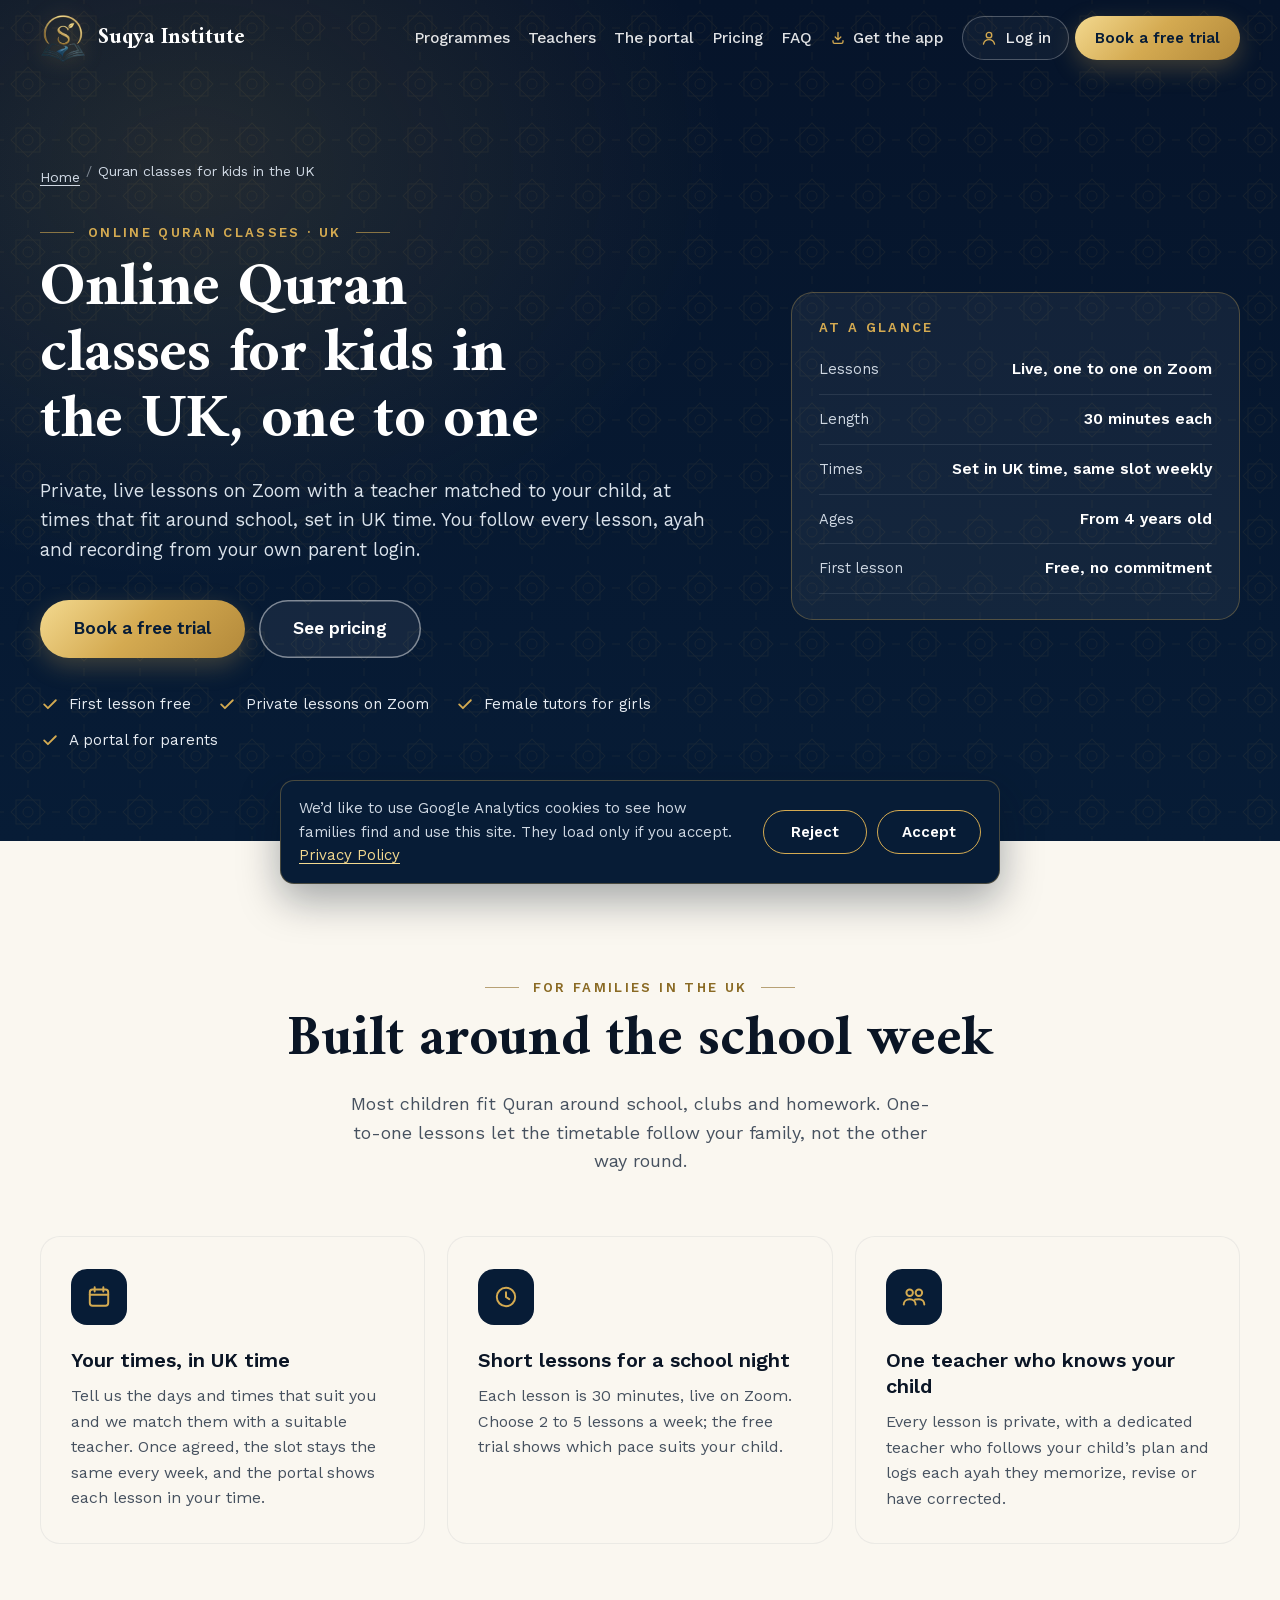
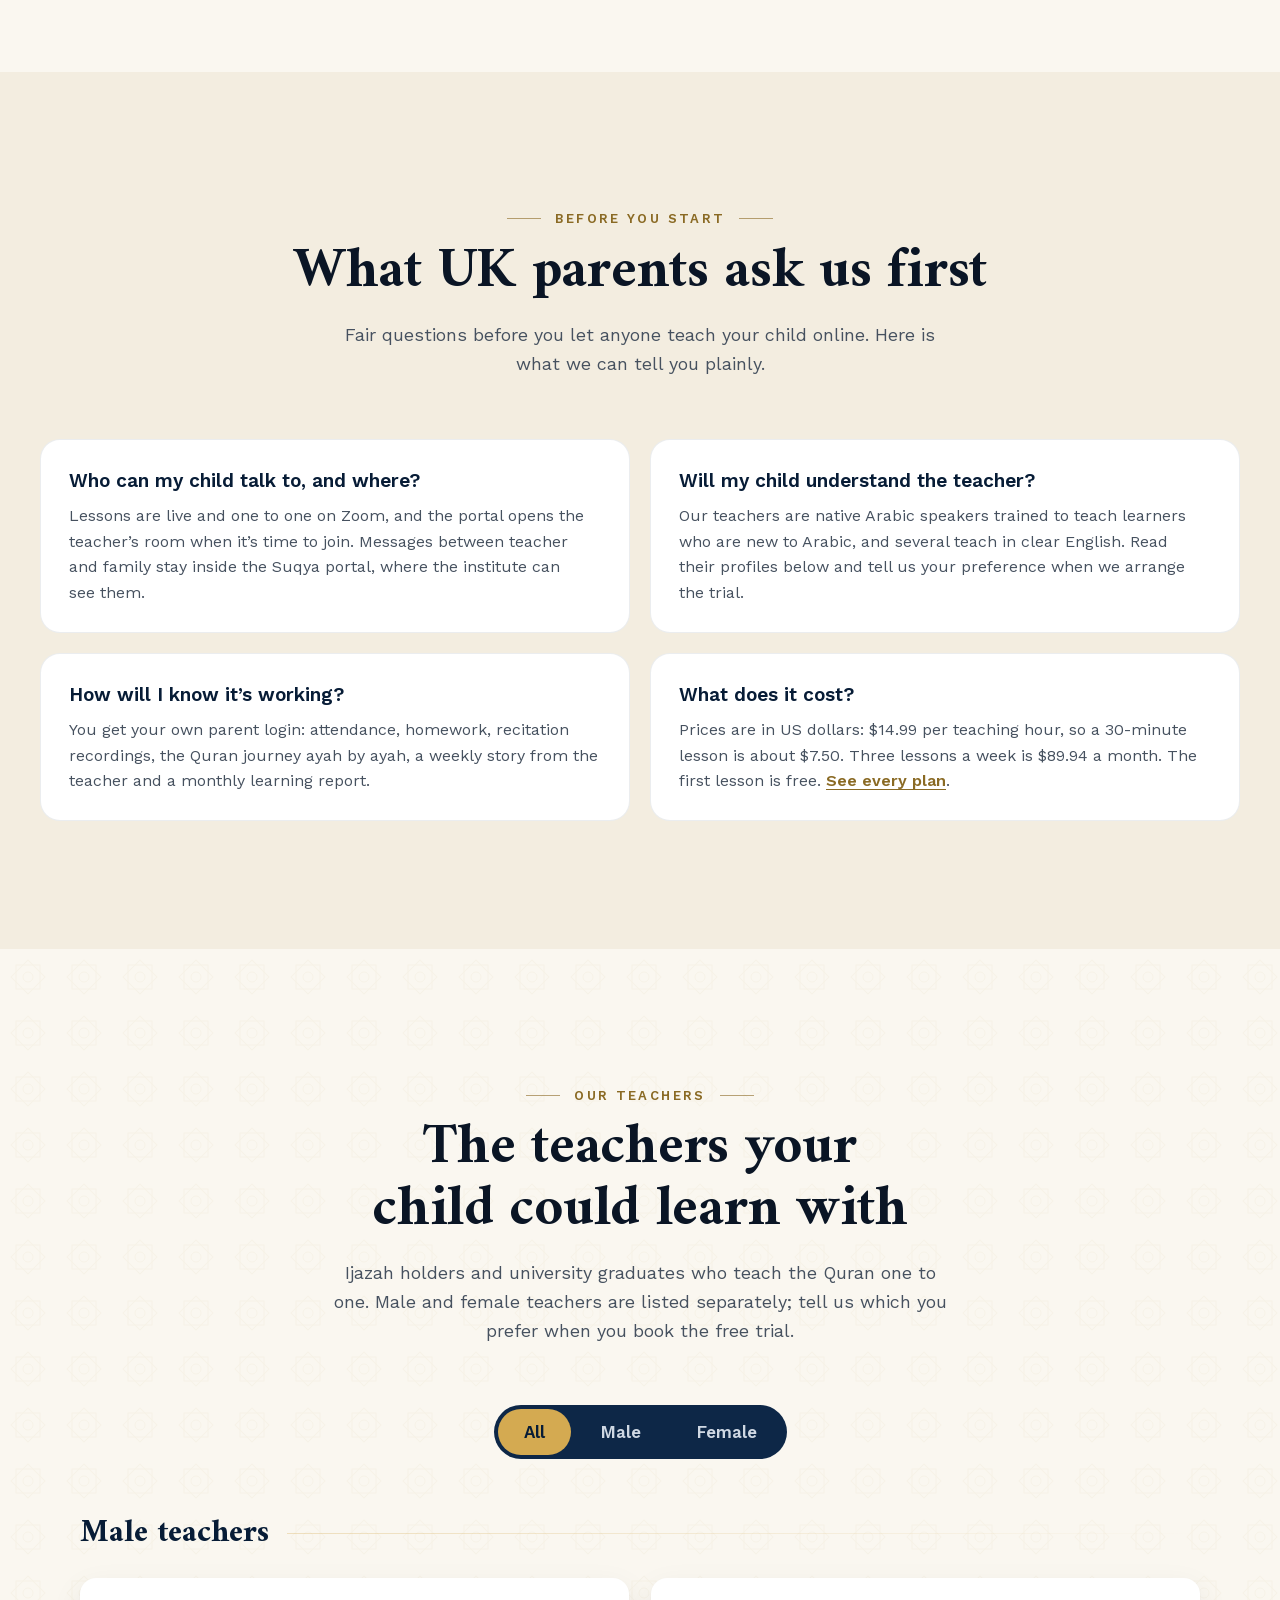
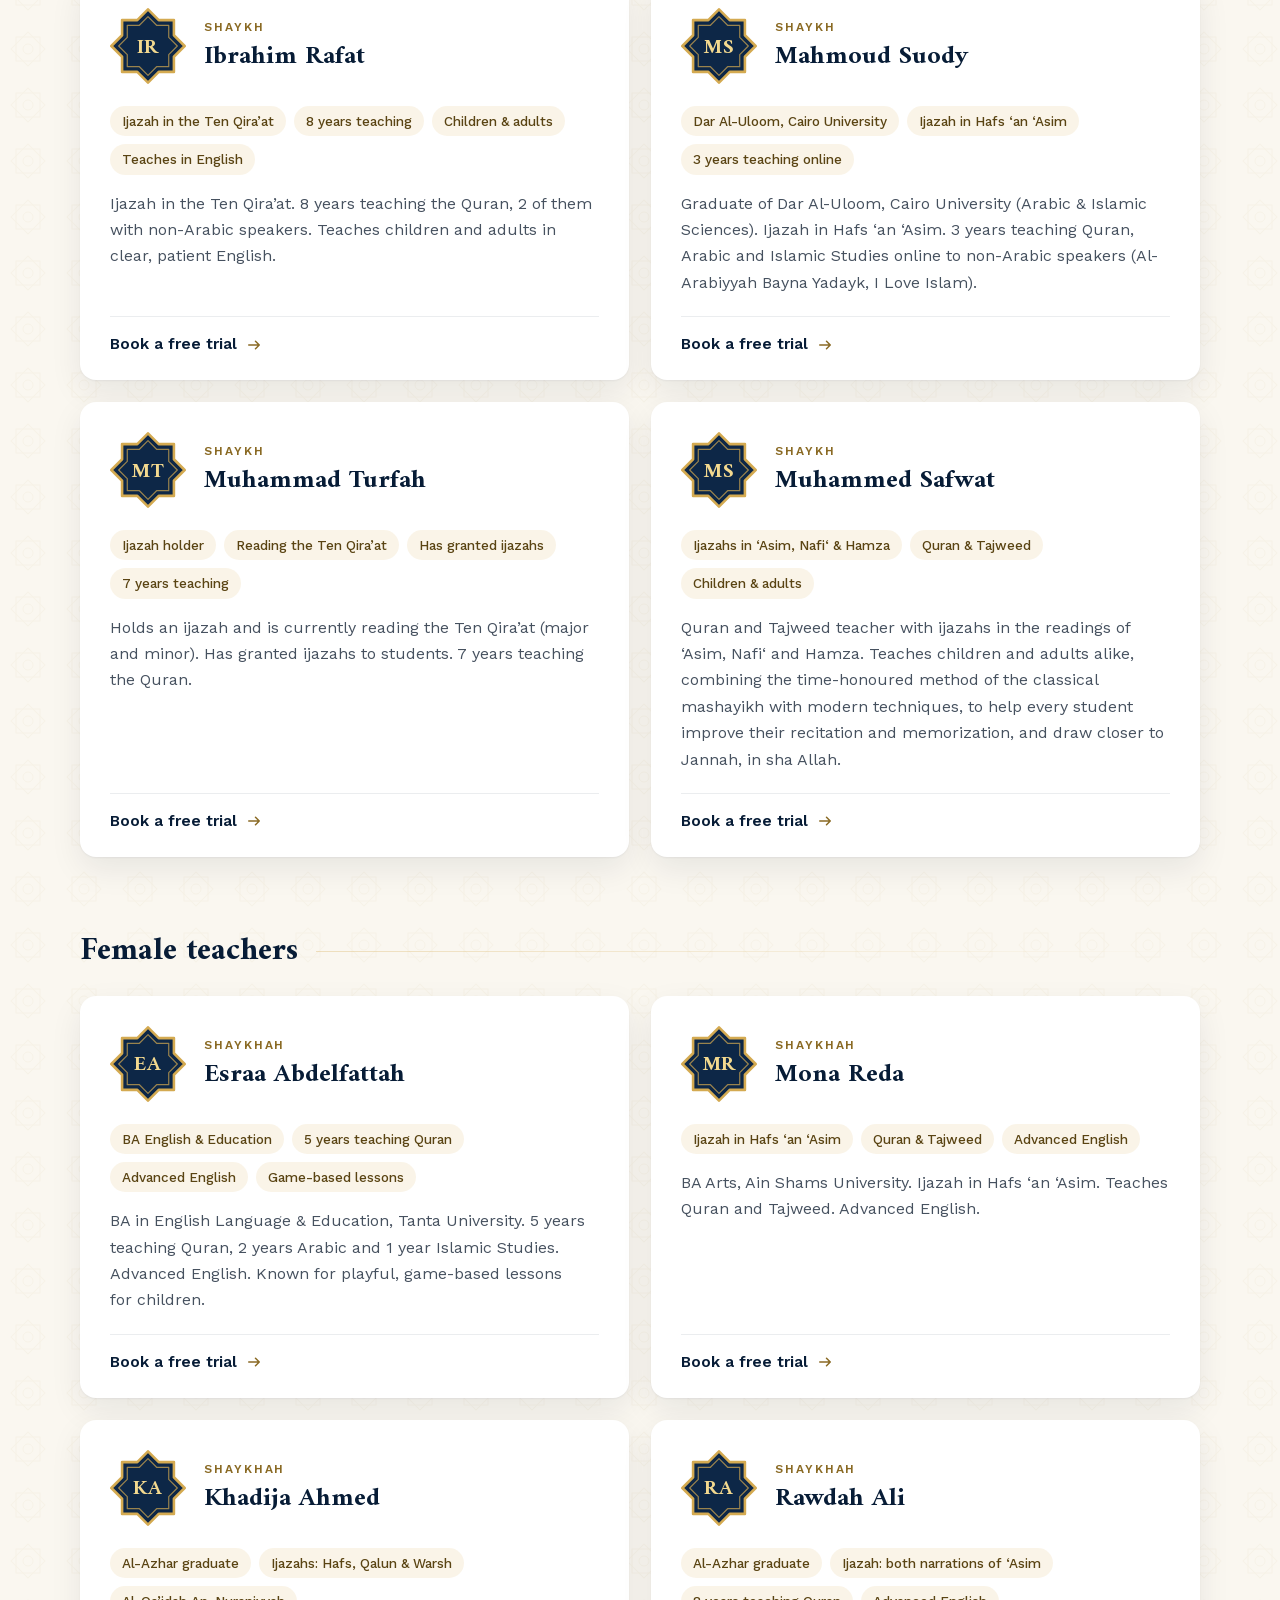
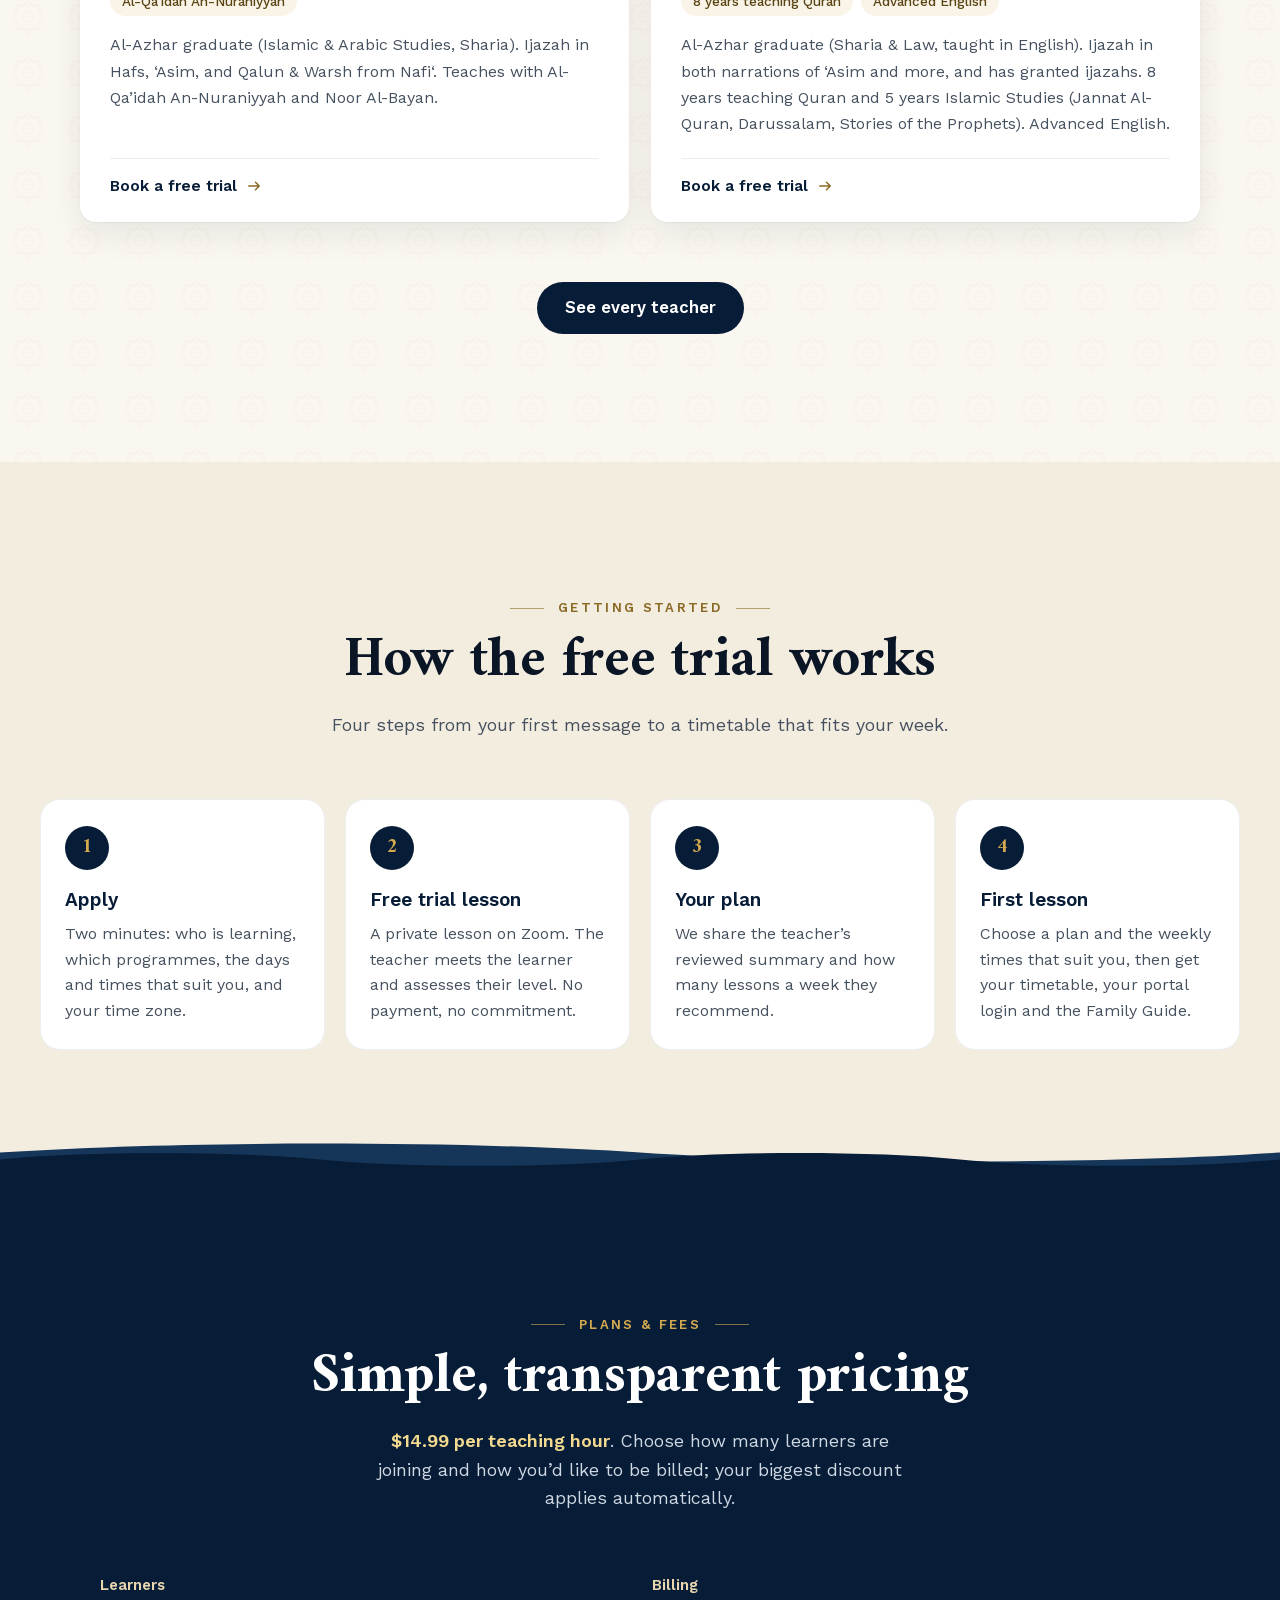
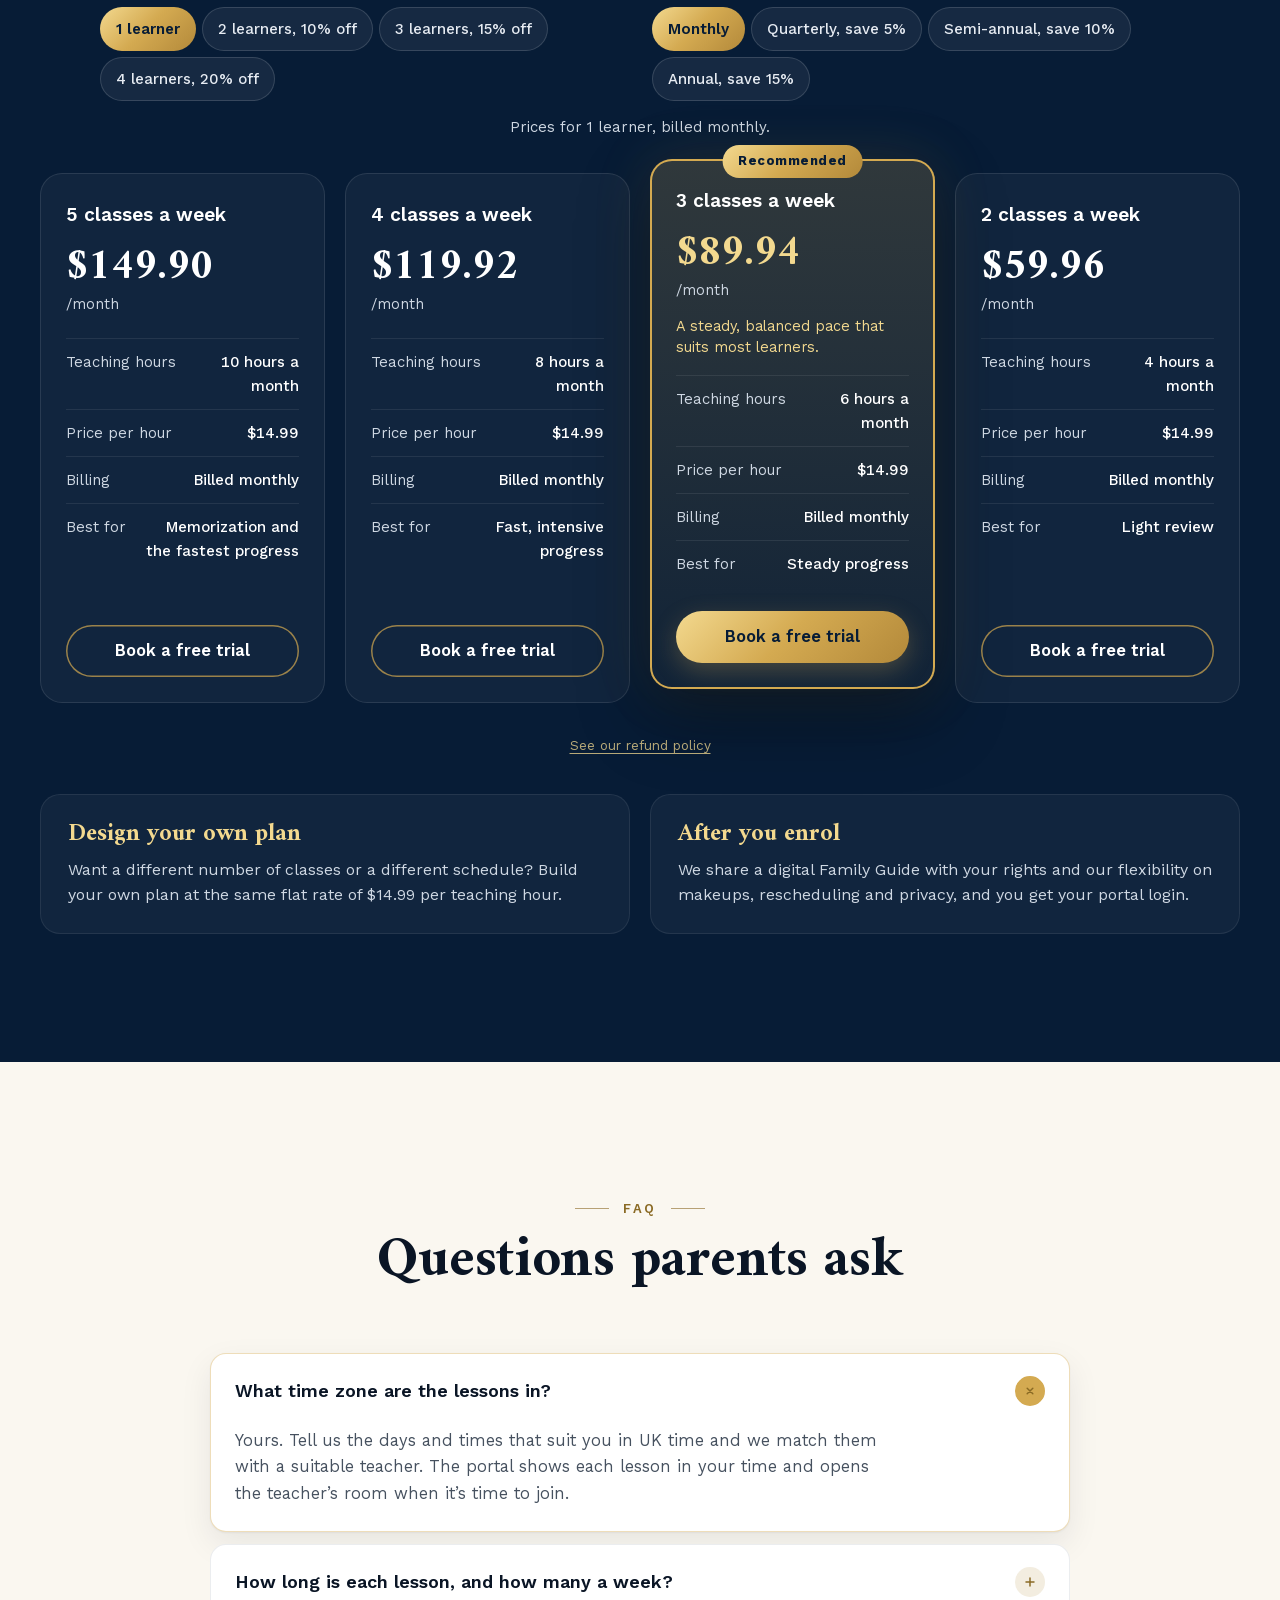
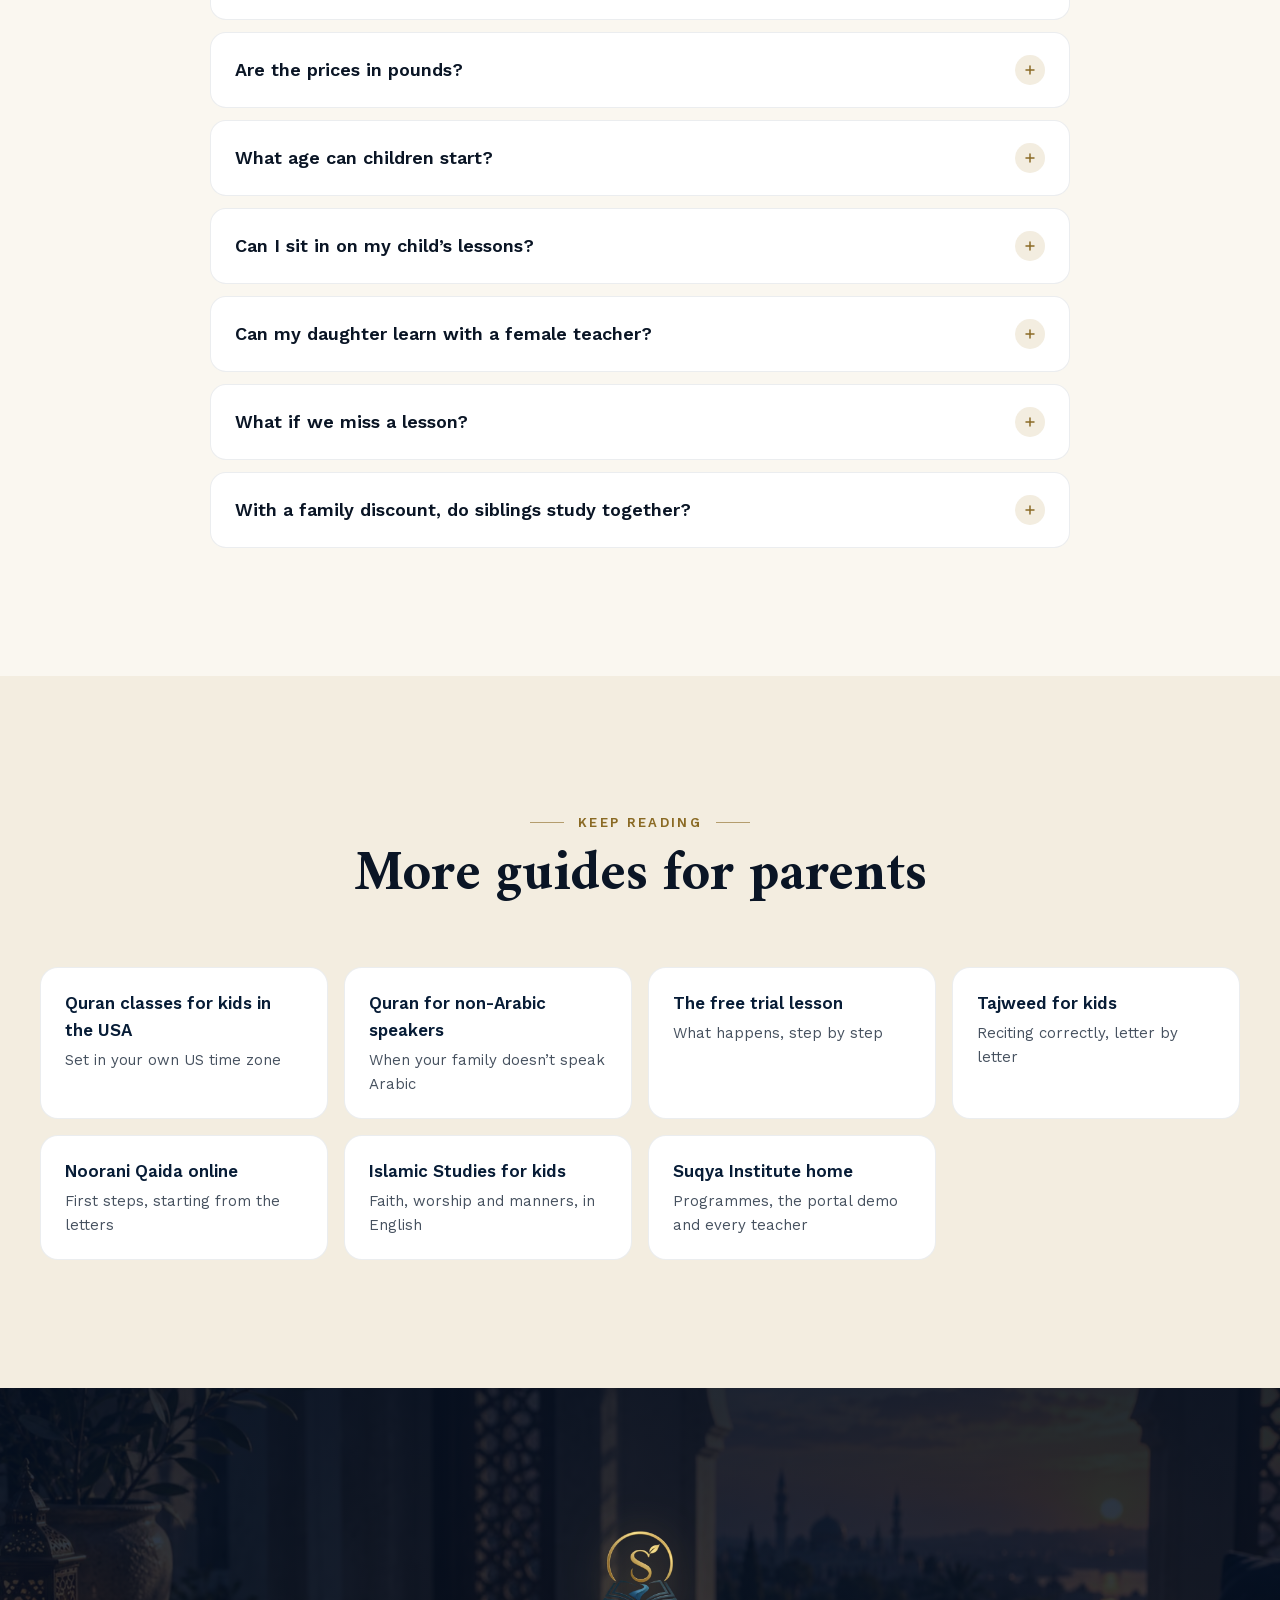
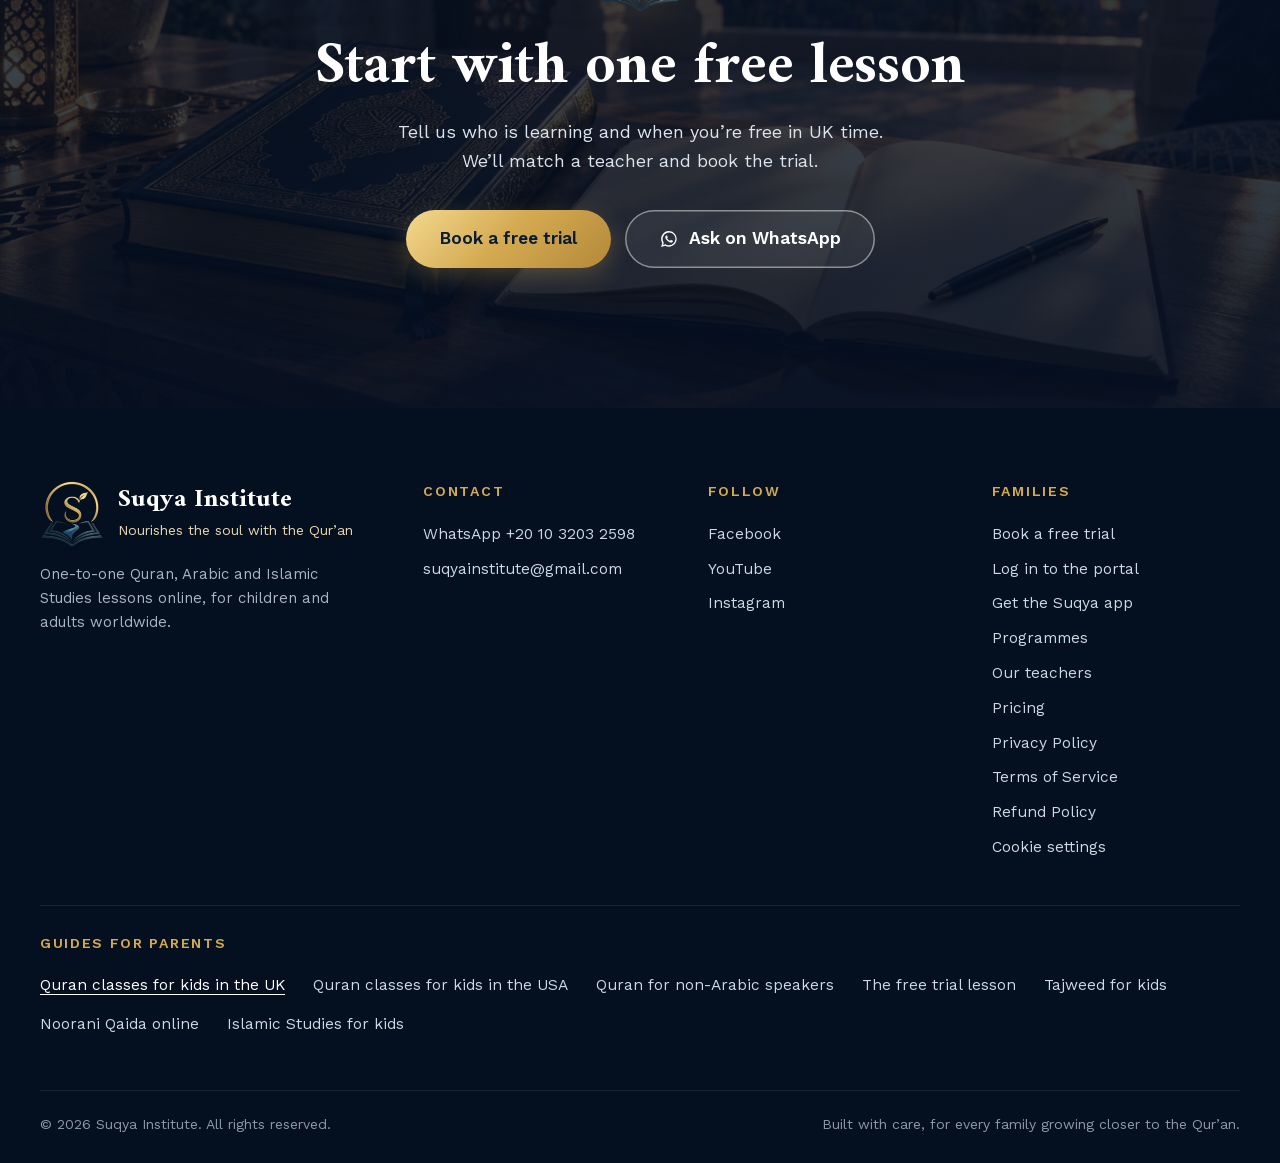
<file: online-quran-classes-for-kids-uk.html>
<!DOCTYPE html>
<html lang="en">
<head>
<meta charset="UTF-8">
<meta name="viewport" content="width=device-width, initial-scale=1.0">

<title>Online Quran Classes for Kids in the UK, One to One | Suqya</title>
<meta name="description" content="Live one-to-one Quran lessons for children in the UK, set in UK time around the school week. Male and female teachers, a parent portal, and a free first lesson.">
<link rel="canonical" href="https://suqyainstitute.com/online-quran-classes-for-kids-uk">

<meta property="og:type" content="website">
<meta property="og:site_name" content="Suqya Institute">
<meta property="og:title" content="Online Quran classes for kids in the UK, one to one">
<meta property="og:description" content="Live one-to-one Quran lessons for children in the UK, set in UK time around the school week. Male and female teachers, a parent portal, and a free first lesson.">
<meta property="og:url" content="https://suqyainstitute.com/online-quran-classes-for-kids-uk">
<meta property="og:image" content="https://suqyainstitute.com/assets/og-cover.f19bcbfd.jpg">
<meta property="og:image:type" content="image/jpeg">
<meta property="og:image:width" content="1200">
<meta property="og:image:height" content="630">
<meta property="og:image:alt" content="Suqya Institute: learn Quran and Arabic online, one to one. A boy smiles at his teacher during an online lesson.">
<meta property="og:locale" content="en_GB">

<meta name="twitter:card" content="summary_large_image">
<meta name="twitter:title" content="Online Quran classes for kids in the UK, one to one">
<meta name="twitter:description" content="Live one-to-one Quran lessons for children in the UK, set in UK time around the school week. Male and female teachers, a parent portal, and a free first lesson.">
<meta name="twitter:image" content="https://suqyainstitute.com/assets/og-cover.f19bcbfd.jpg">
<meta name="twitter:image:alt" content="Suqya Institute: learn Quran and Arabic online, one to one.">

<meta name="theme-color" content="#071c36">
<link rel="icon" href="/favicon.ico?v=20261105" sizes="48x48">
<link rel="icon" type="image/png" sizes="48x48" href="/favicon-48x48.png?v=20261105">
<link rel="icon" type="image/png" sizes="96x96" href="/favicon-96x96.png?v=20261105">
<link rel="icon" type="image/png" sizes="192x192" href="/favicon-192x192.png?v=20261105">
<link rel="apple-touch-icon" sizes="180x180" href="/apple-touch-icon.png?v=20261105">
<link rel="manifest" href="/site.webmanifest">

<script type="application/ld+json">
{
  "@context": "https://schema.org",
  "@type": "WebPage",
  "name": "Online Quran Classes for Kids in the UK, One to One | Suqya",
  "url": "https://suqyainstitute.com/online-quran-classes-for-kids-uk",
  "description": "Live one-to-one Quran lessons for children in the UK, set in UK time around the school week. Male and female teachers, a parent portal, and a free first lesson.",
  "inLanguage": "en",
  "isPartOf": {
    "@type": "WebSite",
    "name": "Suqya Institute",
    "url": "https://suqyainstitute.com/"
  },
  "publisher": {
    "@type": "EducationalOrganization",
    "name": "Suqya Institute",
    "url": "https://suqyainstitute.com/"
  }
}
</script>

<script type="application/ld+json">
{
  "@context": "https://schema.org",
  "@type": "BreadcrumbList",
  "itemListElement": [
    {
      "@type": "ListItem",
      "position": 1,
      "name": "Home",
      "item": "https://suqyainstitute.com/"
    },
    {
      "@type": "ListItem",
      "position": 2,
      "name": "Quran classes for kids in the UK",
      "item": "https://suqyainstitute.com/online-quran-classes-for-kids-uk"
    }
  ]
}
</script>

<script type="application/ld+json">
{
  "@context": "https://schema.org",
  "@type": "FAQPage",
  "mainEntity": [
    {
      "@type": "Question",
      "name": "What time zone are the lessons in?",
      "acceptedAnswer": {
        "@type": "Answer",
        "text": "Yours. Tell us the days and times that suit you in UK time and we match them with a suitable teacher. The portal shows each lesson in your time and opens the teacher’s room when it’s time to join."
      }
    },
    {
      "@type": "Question",
      "name": "How long is each lesson, and how many a week?",
      "acceptedAnswer": {
        "@type": "Answer",
        "text": "Each lesson is 30 minutes. Plans run from 2 to 5 lessons a week, and after the free trial the teacher recommends how many suit your child. You can also build your own plan at the same hourly rate."
      }
    },
    {
      "@type": "Question",
      "name": "Are the prices in pounds?",
      "acceptedAnswer": {
        "@type": "Answer",
        "text": "Prices are shown in US dollars: $14.99 per teaching hour, the same for every family. Choosing quarterly, semi-annual or annual billing saves 5%, 10% or 15%."
      }
    },
    {
      "@type": "Question",
      "name": "What age can children start?",
      "acceptedAnswer": {
        "@type": "Answer",
        "text": "From 4 years old. Lessons are one to one, so the teacher sets the pace for each child, and adults are welcome too."
      }
    },
    {
      "@type": "Question",
      "name": "Can I sit in on my child’s lessons?",
      "acceptedAnswer": {
        "@type": "Answer",
        "text": "Yes, you are welcome to sit in when the teacher is male. With a female teacher, please ask for her permission first. Either way, the teacher leads the lesson."
      }
    },
    {
      "@type": "Question",
      "name": "Can my daughter learn with a female teacher?",
      "acceptedAnswer": {
        "@type": "Answer",
        "text": "Yes. Qualified female teachers teach girls, sisters and young children. Just let us know when we arrange the trial."
      }
    },
    {
      "@type": "Question",
      "name": "What if we miss a lesson?",
      "acceptedAnswer": {
        "@type": "Answer",
        "text": "Tell us at least 24 hours before and the lesson’s time stays in your balance. The Family Guide, shared when you enrol, explains makeups and emergencies in full."
      }
    },
    {
      "@type": "Question",
      "name": "With a family discount, do siblings study together?",
      "acceptedAnswer": {
        "@type": "Answer",
        "text": "No. Family discounts only lower the price: 10% for 2 learners, 15% for 3 and 20% for 4. Every learner keeps a private timetable, their own plan and a dedicated teacher; every lesson stays one to one."
      }
    }
  ]
}
</script>

<link rel="stylesheet" href="/assets/styles.4ee29c35.css">
<link rel="stylesheet" href="/assets/fonts-deferred.9949c3ed.css" media="print" data-late-css>
<noscript><link rel="stylesheet" href="/assets/fonts-deferred.9949c3ed.css"></noscript>
<script src="/assets/app.d94c4a18.js" defer></script>
<script src="/assets/analytics.34a5790d.js" defer></script>
<script src="https://app.suqyainstitute.com/ad-pixels-loader.js" defer></script>
</head>
<body class="lp">
<svg aria-hidden="true" focusable="false" width="0" height="0" class="defs" xmlns="http://www.w3.org/2000/svg">
  <defs>
    <pattern id="lattice" width="56" height="56" patternUnits="userSpaceOnUse">
      <g fill="none" stroke="#d4aa51" stroke-width="1">
        <rect x="16" y="16" width="24" height="24"/>
        <rect x="16" y="16" width="24" height="24" transform="rotate(45 28 28)"/>
        <circle cx="28" cy="28" r="5"/>
        <path d="M0 28h4M52 28h4M28 0v4M28 52v4"/>
      </g>
    </pattern>
    <symbol id="i-star" viewBox="0 0 44 44"><g><rect x="9" y="9" width="26" height="26"/><rect x="9" y="9" width="26" height="26" transform="rotate(45 22 22)"/></g></symbol>
    <symbol id="i-octa" viewBox="0 0 44 44"><path fill="#0d2747" stroke="#d4aa51" stroke-width="1.5" stroke-linejoin="round" d="M22.00 0.79L28.21 7.00L37.00 7.00L37.00 15.79L43.21 22.00L37.00 28.21L37.00 37.00L28.21 37.00L22.00 43.21L15.79 37.00L7.00 37.00L7.00 28.21L0.79 22.00L7.00 15.79L7.00 7.00L15.79 7.00Z"/><path fill="none" stroke="#d4aa51" stroke-width=".7" stroke-linejoin="round" opacity=".7" d="M22.00 5.03L26.97 10.00L34.00 10.00L34.00 17.03L38.97 22.00L34.00 26.97L34.00 34.00L26.97 34.00L22.00 38.97L17.03 34.00L10.00 34.00L10.00 26.97L5.03 22.00L10.00 17.03L10.00 10.00L17.03 10.00Z"/></symbol>
    <symbol id="i-calendar" viewBox="0 0 24 24"><g fill="none" stroke="currentColor" stroke-width="1.8" stroke-linecap="round" stroke-linejoin="round"><rect x="3.5" y="5" width="17" height="15" rx="2.5"/><path d="M3.5 10h17M8 3v4M16 3v4"/></g></symbol>
    <symbol id="i-book" viewBox="0 0 24 24"><g fill="none" stroke="currentColor" stroke-width="1.8" stroke-linecap="round" stroke-linejoin="round"><path d="M12 6.5C9.5 4.6 6.5 4.3 3.5 5v13c3-.7 6-.4 8.5 1.5 2.5-1.9 5.5-2.2 8.5-1.5V5c-3-.7-6-.4-8.5 1.5Zm0 0v13"/></g></symbol>
    <symbol id="i-mic" viewBox="0 0 24 24"><g fill="none" stroke="currentColor" stroke-width="1.8" stroke-linecap="round" stroke-linejoin="round"><rect x="9" y="3" width="6" height="11" rx="3"/><path d="M5 11a7 7 0 0 0 14 0M12 18v3M9 21h6"/></g></symbol>
    <symbol id="i-chart" viewBox="0 0 24 24"><g fill="none" stroke="currentColor" stroke-width="1.8" stroke-linecap="round" stroke-linejoin="round"><path d="M4 20V10M10 20V4M16 20v-7M22 20H2"/></g></symbol>
    <symbol id="i-clock" viewBox="0 0 24 24"><g fill="none" stroke="currentColor" stroke-width="1.8" stroke-linecap="round"><circle cx="12" cy="12" r="8.5"/><path d="M12 7.5V12l3 2"/></g></symbol>
    <symbol id="i-play" viewBox="0 0 24 24"><path d="M8 5.5v13l11-6.5z" fill="currentColor"/></symbol>
    <symbol id="i-pause" viewBox="0 0 24 24"><path d="M7 5h3.5v14H7zM13.5 5H17v14h-3.5z" fill="currentColor"/></symbol>
    <symbol id="i-check" viewBox="0 0 24 24"><path d="m5 12.5 4.5 4.5L19 7.5" fill="none" stroke="currentColor" stroke-width="2.2" stroke-linecap="round" stroke-linejoin="round"/></symbol>
    <symbol id="i-share" viewBox="0 0 24 24"><g fill="none" stroke="currentColor" stroke-width="1.8" stroke-linecap="round" stroke-linejoin="round"><path d="M12 3v12M7.5 7.5 12 3l4.5 4.5M5 13v6.5h14V13"/></g></symbol>
    <symbol id="i-mail" viewBox="0 0 24 24"><g fill="none" stroke="currentColor" stroke-width="1.8" stroke-linecap="round" stroke-linejoin="round"><rect x="3" y="5.5" width="18" height="13" rx="2.5"/><path d="m4 7 8 6 8-6"/></g></symbol>
    <symbol id="i-users" viewBox="0 0 24 24"><g fill="none" stroke="currentColor" stroke-width="1.8" stroke-linecap="round"><circle cx="9" cy="8.5" r="3.5"/><path d="M2.5 20c0-3.6 2.9-6.5 6.5-6.5s6.5 2.9 6.5 6.5M16 5.2a3.5 3.5 0 0 1 0 6.6M18.5 13.9c1.9 1 3 3.3 3 6.1"/></g></symbol>

    <symbol id="i-target" viewBox="0 0 24 24"><g fill="none" stroke="currentColor" stroke-width="1.8" stroke-linecap="round"><circle cx="12" cy="12" r="8.5"/><circle cx="12" cy="12" r="4.5"/><circle cx="12" cy="12" r="1" fill="currentColor"/></g></symbol>
    <symbol id="i-path" viewBox="0 0 24 24"><g fill="none" stroke="currentColor" stroke-width="1.8" stroke-linecap="round" stroke-linejoin="round"><circle cx="6" cy="18" r="2.5"/><circle cx="18" cy="6" r="2.5"/><path d="M8.5 18H15a3.5 3.5 0 0 0 0-7H9a3.5 3.5 0 0 1 0-7h6.5"/></g></symbol>
    <symbol id="i-tutor" viewBox="0 0 24 24"><g fill="none" stroke="currentColor" stroke-width="1.8" stroke-linecap="round" stroke-linejoin="round"><path d="m12 3 9 4.5-9 4.5-9-4.5L12 3Z"/><path d="M6.5 9.5V15c0 1.5 2.5 3 5.5 3s5.5-1.5 5.5-3V9.5M21 7.5V13"/></g></symbol>
    <symbol id="i-one" viewBox="0 0 24 24"><g fill="none" stroke="currentColor" stroke-width="1.8" stroke-linecap="round" stroke-linejoin="round"><circle cx="8" cy="8" r="3"/><circle cx="16.5" cy="8" r="3"/><path d="M2.5 19c0-3 2.5-5 5.5-5s5.5 2 5.5 5M13 14.3c1-.2 2.2-.3 3.5-.3 3 0 5 2 5 5"/></g></symbol>
    <symbol id="i-headphones" viewBox="0 0 24 24"><g fill="none" stroke="currentColor" stroke-width="1.8" stroke-linecap="round" stroke-linejoin="round"><path d="M4 15v-3a8 8 0 0 1 16 0v3"/><rect x="3" y="14" width="4.5" height="6.5" rx="2"/><rect x="16.5" y="14" width="4.5" height="6.5" rx="2"/></g></symbol>
    <symbol id="i-bookmark" viewBox="0 0 24 24"><g fill="none" stroke="currentColor" stroke-width="1.8" stroke-linecap="round" stroke-linejoin="round"><path d="M5 4.5A1.5 1.5 0 0 1 6.5 3h11A1.5 1.5 0 0 1 19 4.5V21l-7-4.5L5 21V4.5Z"/><path d="m9.5 9.5 2 2 3.5-3.5"/></g></symbol>
    <symbol id="i-scroll" viewBox="0 0 24 24"><g fill="none" stroke="currentColor" stroke-width="1.8" stroke-linecap="round" stroke-linejoin="round"><circle cx="12" cy="9" r="5.5"/><path d="m8.5 13.5-1.5 7.5 5-2.5 5 2.5-1.5-7.5M10 9l1.5 1.5L14.5 7.5"/></g></symbol>
    <symbol id="i-bulb" viewBox="0 0 24 24"><g fill="none" stroke="currentColor" stroke-width="1.8" stroke-linecap="round" stroke-linejoin="round"><path d="M9 18h6M10 21h4M12 3a6 6 0 0 0-3.5 10.9c.6.5 1 1.2 1 2V16h5v-.1c0-.8.4-1.5 1-2A6 6 0 0 0 12 3Z"/></g></symbol>
    <symbol id="i-dome" viewBox="0 0 24 24"><g fill="none" stroke="currentColor" stroke-width="1.8" stroke-linecap="round" stroke-linejoin="round"><path d="M3 21h18M5 21v-8h14v8M6.5 13c0-3.5 2.5-6 5.5-7.5 3 1.5 5.5 4 5.5 7.5M12 2.5v3M10 21v-4a2 2 0 0 1 4 0v4"/></g></symbol>
    <symbol id="i-arrow" viewBox="0 0 24 24"><path d="M5 12h14m-5-5 5 5-5 5" fill="none" stroke="currentColor" stroke-width="2" stroke-linecap="round" stroke-linejoin="round"/></symbol>
    <symbol id="i-shield" viewBox="0 0 24 24"><g fill="none" stroke="currentColor" stroke-width="1.8" stroke-linecap="round" stroke-linejoin="round"><path d="M12 3l7.5 3v5.5c0 4.5-3.2 8.2-7.5 9.5-4.3-1.3-7.5-5-7.5-9.5V6L12 3Z"/><path d="m9 12 2 2 4-4"/></g></symbol>
    <symbol id="i-wa" viewBox="0 0 24 24"><path fill="currentColor" d="M12 2.5a9.4 9.4 0 0 0-8.1 14.2L2.5 21.5l4.9-1.3A9.4 9.4 0 1 0 12 2.5Zm0 17.1a7.7 7.7 0 0 1-3.9-1.1l-.3-.2-2.9.8.8-2.8-.2-.3A7.7 7.7 0 1 1 12 19.6Zm4.2-5.7c-.2-.1-1.4-.7-1.6-.8-.2-.1-.4-.1-.5.1l-.7.9c-.1.2-.3.2-.5.1a6.3 6.3 0 0 1-3.1-2.7c-.2-.4.2-.4.7-1.2.1-.2 0-.3 0-.4l-.7-1.7c-.2-.5-.4-.4-.5-.4h-.4a.8.8 0 0 0-.6.3 2.5 2.5 0 0 0-.8 1.9 4.4 4.4 0 0 0 .9 2.3 10 10 0 0 0 3.8 3.4c1.4.6 2 .7 2.7.6.4-.1 1.4-.6 1.6-1.1.2-.5.2-1 .1-1.1l-.4-.3Z"/></symbol>
  </defs>
</svg>

<a class="skip" href="#main">Skip to content</a>

<header class="nav" id="nav">
  <div class="nav-in">
    <a href="/" class="brand">
      <img src="/assets/logo-128.de85d0d7.webp" alt="" width="128" height="135" decoding="async">
      <span class="brand-txt"><strong>Suqya Institute</strong><span>Nourishes the soul with the Qur&rsquo;an</span></span>
    </a>
    <nav class="links" id="navLinks" aria-label="Main">
      <a href="/#programmes">Programmes</a>
      <a href="#teachers">Teachers</a>
      <a href="/#portal">The portal</a>
      <a href="#pricing">Pricing</a>
      <a href="#faq">FAQ</a>
      <a href="https://app.suqyainstitute.com/login#install-app" class="nav-app"><svg width="16" height="16" viewBox="0 0 24 24" fill="none" stroke="currentColor" stroke-width="2" stroke-linecap="round" stroke-linejoin="round" aria-hidden="true" focusable="false"><path d="M12 3.5v11M7.8 10.6 12 14.8l4.2-4.2"/><path d="M4.5 16v1.6A2.4 2.4 0 0 0 6.9 20h10.2a2.4 2.4 0 0 0 2.4-2.4V16"/></svg> Get the app</a>
    </nav>
    <a href="https://app.suqyainstitute.com/login" class="nav-login"><svg viewBox="0 0 24 24" aria-hidden="true" focusable="false"><circle cx="12" cy="8.2" r="3.7"/><path d="M4.6 20.2c.9-3.9 3.9-6.1 7.4-6.1s6.5 2.2 7.4 6.1"/></svg><span class="nav-login-txt">Log in</span></a>
    <a href="/apply" class="btn btn-gold btn-sm nav-cta">Book a free trial</a>
    <button class="menu" id="menuBtn" type="button" aria-expanded="false" aria-controls="navLinks">
      <span class="menu-lines" aria-hidden="true"><span></span><span></span></span>
      <span class="sr-only">Menu</span>
    </button>
  </div>
</header>

<main id="main">

<section class="lp-hero" id="top" aria-labelledby="hero-title">
  <svg class="lattice" aria-hidden="true" focusable="false"><rect width="100%" height="100%" fill="url(#lattice)"/></svg>
  <div class="lp-hero-in">
    <div>
      <nav class="lp-crumbs" aria-label="Breadcrumb"><ol><li><a href="/">Home</a></li><li aria-current="page">Quran classes for kids in the UK</li></ol></nav>
      <p class="eyebrow">Online Quran classes · UK</p>
      <h1 id="hero-title">Online Quran classes for kids in the UK, one&nbsp;to&nbsp;one</h1>
      <p class="hero-lead">Private, live lessons on Zoom with a teacher matched to your child, at times that fit around school, set in UK time. You follow every lesson, ayah and recording from your own parent login.</p>
      <div class="hero-actions">
        <a href="/apply" class="btn btn-gold btn-lg">Book a free trial</a>
        <a href="#pricing" class="btn btn-ghost btn-lg">See pricing</a>
      </div>
      <ul class="hero-trust"><li><svg aria-hidden="true"><use href="#i-check"/></svg>First lesson free</li><li><svg aria-hidden="true"><use href="#i-check"/></svg>Private lessons on Zoom</li><li><svg aria-hidden="true"><use href="#i-check"/></svg>Female tutors for girls</li><li><svg aria-hidden="true"><use href="#i-check"/></svg>A portal for parents</li></ul>
    </div>
    <aside class="lp-glance" aria-labelledby="glance-title">
      <p class="lp-glance-k" id="glance-title">At a glance</p>
      <dl><div><dt>Lessons</dt><dd>Live, one to one on Zoom</dd></div><div><dt>Length</dt><dd>30 minutes each</dd></div><div><dt>Times</dt><dd>Set in UK time, same slot weekly</dd></div><div><dt>Ages</dt><dd>From 4 years old</dd></div><div><dt>First lesson</dt><dd>Free, no commitment</dd></div></dl>
    </aside>
  </div>
</section>

<section class="sec" id="fit" aria-labelledby="fit-title">
  <div class="wrap">
    <div class="sec-head reveal">
      <p class="eyebrow">For families in the UK</p>
      <h2 id="fit-title">Built around the school week</h2>
      <p class="lead">Most children fit Quran around school, clubs and homework. One-to-one lessons let the timetable follow your family, not the other way round.</p>
    </div>
    <div class="features">
      <article class="feature reveal"><span class="feature-ico" aria-hidden="true"><svg><use href="#i-calendar"/></svg></span><h3>Your times, in UK time</h3><p>Tell us the days and times that suit you and we match them with a suitable teacher. Once agreed, the slot stays the same every week, and the portal shows each lesson in your time.</p></article>
      <article class="feature reveal"><span class="feature-ico" aria-hidden="true"><svg><use href="#i-clock"/></svg></span><h3>Short lessons for a school night</h3><p>Each lesson is 30 minutes, live on Zoom. Choose 2 to 5 lessons a week; the free trial shows which pace suits your child.</p></article>
      <article class="feature reveal"><span class="feature-ico" aria-hidden="true"><svg><use href="#i-one"/></svg></span><h3>One teacher who knows your child</h3><p>Every lesson is private, with a dedicated teacher who follows your child’s plan and logs each ayah they memorize, revise or have corrected.</p></article>
    </div>
  </div>
</section>

<section class="sec lp-alt" id="concerns" aria-labelledby="concerns-title">
  <div class="wrap">
    <div class="sec-head reveal">
      <p class="eyebrow">Before you start</p>
      <h2 id="concerns-title">What UK parents ask us first</h2>
      <p class="lead">Fair questions before you let anyone teach your child online. Here is what we can tell you plainly.</p>
    </div>
    <div class="lp-qa">
      <article class="lp-q reveal"><h3>Who can my child talk to, and where?</h3><p>Lessons are live and one to one on Zoom, and the portal opens the teacher’s room when it’s time to join. Messages between teacher and family stay inside the Suqya portal, where the institute can see them.</p></article>
      <article class="lp-q reveal"><h3>Will my child understand the teacher?</h3><p>Our teachers are native Arabic speakers trained to teach learners who are new to Arabic, and several teach in clear English. Read their profiles below and tell us your preference when we arrange the trial.</p></article>
      <article class="lp-q reveal"><h3>How will I know it’s working?</h3><p>You get your own parent login: attendance, homework, recitation recordings, the Quran journey ayah by ayah, a weekly story from the teacher and a monthly learning report.</p></article>
      <article class="lp-q reveal"><h3>What does it cost?</h3><p>Prices are in US dollars: $14.99 per teaching hour, so a 30-minute lesson is about $7.50. Three lessons a week is $89.94 a month. The first lesson is free. <a href="#pricing">See every plan</a>.</p></article>
    </div>
  </div>
</section>

<section class="sec teachers" id="teachers" aria-labelledby="teachers-title">
  <div class="wrap">
    <div class="sec-head reveal">
      <p class="eyebrow">Our teachers</p>
      <h2 id="teachers-title">The teachers your child could learn with</h2>
      <p class="lead">Ijazah holders and university graduates who teach the Quran one to one. Male and female teachers are listed separately; tell us which you prefer when you book the free trial.</p>
    </div>
    <fieldset class="seg t-filter reveal">
      <legend class="sr-only">Show teachers</legend>
      <input class="sr-only" type="radio" name="t-filter" id="tf-all" value="all" checked>
      <label for="tf-all">All</label>
      <input class="sr-only" type="radio" name="t-filter" id="tf-men" value="men">
      <label for="tf-men">Male</label>
      <input class="sr-only" type="radio" name="t-filter" id="tf-women" value="women">
      <label for="tf-women">Female</label>
    </fieldset>
    <div class="t-groups">
      <div class="t-group" data-group="men">
        <h3 class="t-group-title" id="tg-men">Male teachers</h3>
        <ul class="t-grid">
          <li>
          <article class="t-card reveal" aria-labelledby="t-ibrahim-rafat">
            <div class="t-head">
              <span class="t-mark" aria-hidden="true"><svg viewBox="0 0 44 44" focusable="false"><use href="#i-octa"/></svg><span>IR</span></span>
              <h4 id="t-ibrahim-rafat"><span class="t-hon">Shaykh</span> Ibrahim Rafat</h4>
            </div>
            <ul class="t-chips" aria-label="Highlights"><li>Ijazah in the Ten Qira&rsquo;at</li><li>8 years teaching</li><li>Children &amp; adults</li><li>Teaches in English</li></ul>
            <p class="t-bio">Ijazah in the Ten Qira&rsquo;at. 8 years teaching the Quran, 2 of them with non-Arabic speakers. Teaches children and adults in clear, patient English.</p>
            <!-- Recitation sample (male teachers only). Hidden until a recording exists.
                 To publish: add the hashed audio file to the assets folder, put
                 <audio controls preload="none" src="..."></audio> inside this div
                 and remove the hidden attribute. Do not load audio before a tap. -->
            <div class="t-audio" data-audio-slot="ibrahim-rafat" hidden></div>
            <a href="/apply" class="t-cta">Book a free trial<span class="sr-only"> (Shaykh Ibrahim Rafat)</span><svg aria-hidden="true"><use href="#i-arrow"/></svg></a>
          </article>
          </li>
          <li>
          <article class="t-card reveal" aria-labelledby="t-mahmoud-suody">
            <div class="t-head">
              <span class="t-mark" aria-hidden="true"><svg viewBox="0 0 44 44" focusable="false"><use href="#i-octa"/></svg><span>MS</span></span>
              <h4 id="t-mahmoud-suody"><span class="t-hon">Shaykh</span> Mahmoud Suody</h4>
            </div>
            <ul class="t-chips" aria-label="Highlights"><li>Dar Al-Uloom, Cairo University</li><li>Ijazah in Hafs &lsquo;an &lsquo;Asim</li><li>3 years teaching online</li></ul>
            <p class="t-bio">Graduate of Dar Al-Uloom, Cairo University (Arabic &amp; Islamic Sciences). Ijazah in Hafs &lsquo;an &lsquo;Asim. 3 years teaching Quran, Arabic and Islamic Studies online to non-Arabic speakers (Al-Arabiyyah Bayna Yadayk, I Love Islam).</p>
            <!-- Recitation sample (male teachers only). Hidden until a recording exists.
                 To publish: add the hashed audio file to the assets folder, put
                 <audio controls preload="none" src="..."></audio> inside this div
                 and remove the hidden attribute. Do not load audio before a tap. -->
            <div class="t-audio" data-audio-slot="mahmoud-suody" hidden></div>
            <a href="/apply" class="t-cta">Book a free trial<span class="sr-only"> (Shaykh Mahmoud Suody)</span><svg aria-hidden="true"><use href="#i-arrow"/></svg></a>
          </article>
          </li>
          <li>
          <article class="t-card reveal" aria-labelledby="t-muhammad-turfah">
            <div class="t-head">
              <span class="t-mark" aria-hidden="true"><svg viewBox="0 0 44 44" focusable="false"><use href="#i-octa"/></svg><span>MT</span></span>
              <h4 id="t-muhammad-turfah"><span class="t-hon">Shaykh</span> Muhammad Turfah</h4>
            </div>
            <ul class="t-chips" aria-label="Highlights"><li>Ijazah holder</li><li>Reading the Ten Qira&rsquo;at</li><li>Has granted ijazahs</li><li>7 years teaching</li></ul>
            <p class="t-bio">Holds an ijazah and is currently reading the Ten Qira&rsquo;at (major and minor). Has granted ijazahs to students. 7 years teaching the Quran.</p>
            <!-- Recitation sample (male teachers only). Hidden until a recording exists.
                 To publish: add the hashed audio file to the assets folder, put
                 <audio controls preload="none" src="..."></audio> inside this div
                 and remove the hidden attribute. Do not load audio before a tap. -->
            <div class="t-audio" data-audio-slot="muhammad-turfah" hidden></div>
            <a href="/apply" class="t-cta">Book a free trial<span class="sr-only"> (Shaykh Muhammad Turfah)</span><svg aria-hidden="true"><use href="#i-arrow"/></svg></a>
          </article>
          </li>
          <li>
          <article class="t-card reveal" aria-labelledby="t-muhammed-safwat">
            <div class="t-head">
              <span class="t-mark" aria-hidden="true"><svg viewBox="0 0 44 44" focusable="false"><use href="#i-octa"/></svg><span>MS</span></span>
              <h4 id="t-muhammed-safwat"><span class="t-hon">Shaykh</span> Muhammed Safwat</h4>
            </div>
            <ul class="t-chips" aria-label="Highlights"><li>Ijazahs in &lsquo;Asim, Nafi&lsquo; &amp; Hamza</li><li>Quran &amp; Tajweed</li><li>Children &amp; adults</li></ul>
            <p class="t-bio">Quran and Tajweed teacher with ijazahs in the readings of &lsquo;Asim, Nafi&lsquo; and Hamza. Teaches children and adults alike, combining the time-honoured method of the classical mashayikh with modern techniques, to help every student improve their recitation and memorization, and draw closer to Jannah, in sha Allah.</p>
            <!-- Recitation sample (male teachers only). Hidden until a recording exists.
                 To publish: add the hashed audio file to the assets folder, put
                 <audio controls preload="none" src="..."></audio> inside this div
                 and remove the hidden attribute. Do not load audio before a tap. -->
            <div class="t-audio" data-audio-slot="muhammed-safwat" hidden></div>
            <a href="/apply" class="t-cta">Book a free trial<span class="sr-only"> (Shaykh Muhammed Safwat)</span><svg aria-hidden="true"><use href="#i-arrow"/></svg></a>
          </article>
          </li>
        </ul>
      </div>
      <div class="t-group" data-group="women">
        <h3 class="t-group-title" id="tg-women">Female teachers</h3>
        <ul class="t-grid">
          <li>
          <article class="t-card reveal" aria-labelledby="t-esraa-abdelfattah">
            <div class="t-head">
              <span class="t-mark" aria-hidden="true"><svg viewBox="0 0 44 44" focusable="false"><use href="#i-octa"/></svg><span>EA</span></span>
              <h4 id="t-esraa-abdelfattah"><span class="t-hon">Shaykhah</span> Esraa Abdelfattah</h4>
            </div>
            <ul class="t-chips" aria-label="Highlights"><li>BA English &amp; Education</li><li>5 years teaching Quran</li><li>Advanced English</li><li>Game-based lessons</li></ul>
            <p class="t-bio">BA in English Language &amp; Education, Tanta University. 5 years teaching Quran, 2 years Arabic and 1 year Islamic Studies. Advanced English. Known for playful, game-based lessons for children.</p>
            <a href="/apply" class="t-cta">Book a free trial<span class="sr-only"> (Shaykhah Esraa Abdelfattah)</span><svg aria-hidden="true"><use href="#i-arrow"/></svg></a>
          </article>
          </li>
          <li>
          <article class="t-card reveal" aria-labelledby="t-mona-reda">
            <div class="t-head">
              <span class="t-mark" aria-hidden="true"><svg viewBox="0 0 44 44" focusable="false"><use href="#i-octa"/></svg><span>MR</span></span>
              <h4 id="t-mona-reda"><span class="t-hon">Shaykhah</span> Mona Reda</h4>
            </div>
            <ul class="t-chips" aria-label="Highlights"><li>Ijazah in Hafs &lsquo;an &lsquo;Asim</li><li>Quran &amp; Tajweed</li><li>Advanced English</li></ul>
            <p class="t-bio">BA Arts, Ain Shams University. Ijazah in Hafs &lsquo;an &lsquo;Asim. Teaches Quran and Tajweed. Advanced English.</p>
            <a href="/apply" class="t-cta">Book a free trial<span class="sr-only"> (Shaykhah Mona Reda)</span><svg aria-hidden="true"><use href="#i-arrow"/></svg></a>
          </article>
          </li>
          <li>
          <article class="t-card reveal" aria-labelledby="t-khadija-ahmed">
            <div class="t-head">
              <span class="t-mark" aria-hidden="true"><svg viewBox="0 0 44 44" focusable="false"><use href="#i-octa"/></svg><span>KA</span></span>
              <h4 id="t-khadija-ahmed"><span class="t-hon">Shaykhah</span> Khadija Ahmed</h4>
            </div>
            <ul class="t-chips" aria-label="Highlights"><li>Al-Azhar graduate</li><li>Ijazahs: Hafs, Qalun &amp; Warsh</li><li>Al-Qa&rsquo;idah An-Nuraniyyah</li></ul>
            <p class="t-bio">Al-Azhar graduate (Islamic &amp; Arabic Studies, Sharia). Ijazah in Hafs, &lsquo;Asim, and Qalun &amp; Warsh from Nafi&lsquo;. Teaches with Al-Qa&rsquo;idah An-Nuraniyyah and Noor Al-Bayan.</p>
            <a href="/apply" class="t-cta">Book a free trial<span class="sr-only"> (Shaykhah Khadija Ahmed)</span><svg aria-hidden="true"><use href="#i-arrow"/></svg></a>
          </article>
          </li>
          <li>
          <article class="t-card reveal" aria-labelledby="t-rawdah-ali">
            <div class="t-head">
              <span class="t-mark" aria-hidden="true"><svg viewBox="0 0 44 44" focusable="false"><use href="#i-octa"/></svg><span>RA</span></span>
              <h4 id="t-rawdah-ali"><span class="t-hon">Shaykhah</span> Rawdah Ali</h4>
            </div>
            <ul class="t-chips" aria-label="Highlights"><li>Al-Azhar graduate</li><li>Ijazah: both narrations of &lsquo;Asim</li><li>8 years teaching Quran</li><li>Advanced English</li></ul>
            <p class="t-bio">Al-Azhar graduate (Sharia &amp; Law, taught in English). Ijazah in both narrations of &lsquo;Asim and more, and has granted ijazahs. 8 years teaching Quran and 5 years Islamic Studies (Jannat Al-Quran, Darussalam, Stories of the Prophets). Advanced English.</p>
            <a href="/apply" class="t-cta">Book a free trial<span class="sr-only"> (Shaykhah Rawdah Ali)</span><svg aria-hidden="true"><use href="#i-arrow"/></svg></a>
          </article>
          </li>
        </ul>
      </div>
    </div>
    <p class="t-close reveal"><a href="/#teachers" class="btn btn-navy">See every teacher</a></p>
  </div>
</section>

<section class="sec lp-alt" id="how" aria-labelledby="how-title">
  <div class="wrap">
    <div class="sec-head reveal">
      <p class="eyebrow">Getting started</p>
      <h2 id="how-title">How the free trial works</h2>
      <p class="lead">Four steps from your first message to a timetable that fits your week.</p>
    </div>
    <ol class="lp-steps">
      <li class="reveal"><h3>Apply</h3><p>Two minutes: who is learning, which programmes, the days and times that suit you, and your time zone.</p></li>
      <li class="reveal"><h3>Free trial lesson</h3><p>A private lesson on Zoom. The teacher meets the learner and assesses their level. No payment, no commitment.</p></li>
      <li class="reveal"><h3>Your plan</h3><p>We share the teacher’s reviewed summary and how many lessons a week they recommend.</p></li>
      <li class="reveal"><h3>First lesson</h3><p>Choose a plan and the weekly times that suit you, then get your timetable, your portal login and the Family Guide.</p></li>
    </ol>
  </div>
</section>

<section class="pricing dark" id="pricing" aria-labelledby="pricing-title">
  <div class="water-edge anim" aria-hidden="true"><svg class="w-back" viewBox="0 0 2880 56" preserveAspectRatio="none" aria-hidden="true" focusable="false"><path d="M0 24C198 10 522 10 720 24C918 38 1242 38 1440 24C1638 10 1962 10 2160 24C2358 38 2682 38 2880 24V56H0Z"/></svg><svg class="w-front" viewBox="0 0 2880 56" preserveAspectRatio="none" aria-hidden="true" focusable="false"><path d="M0 32C99 22 261 22 360 32C459 42 621 42 720 32C819 22 981 22 1080 32C1179 42 1341 42 1440 32C1539 22 1701 22 1800 32C1899 42 2061 42 2160 32C2259 22 2421 22 2520 32C2619 42 2781 42 2880 32V56H0Z"/></svg></div>
  <div class="wrap">
    <div class="sec-head reveal">
      <p class="eyebrow">Plans &amp; fees</p>
      <h2 id="pricing-title">Simple, transparent pricing</h2>
      <p class="lead"><strong>$14.99 per teaching hour</strong>. Choose how many learners are joining and how you&rsquo;d like to be billed; your biggest discount applies automatically.</p>
    </div>

    <div class="choices reveal">
      <fieldset class="choice-group student-choice">
        <legend>Learners</legend>
        <div class="choice-options">
          <input class="choice-input sr-only" type="radio" name="students" id="students-1" value="1" checked>
          <label class="choice-pill" for="students-1">1 learner</label>
          <input class="choice-input sr-only" type="radio" name="students" id="students-2" value="2">
          <label class="choice-pill" for="students-2">2 learners, 10% off</label>
          <input class="choice-input sr-only" type="radio" name="students" id="students-3" value="3">
          <label class="choice-pill" for="students-3">3 learners, 15% off</label>
          <input class="choice-input sr-only" type="radio" name="students" id="students-4" value="4">
          <label class="choice-pill" for="students-4">4 learners, 20% off</label>
        </div>
      </fieldset>
      <fieldset class="choice-group duration-choice">
        <legend>Billing</legend>
        <div class="choice-options">
          <input class="choice-input sr-only" type="radio" name="duration" id="duration-monthly" value="monthly" checked>
          <label class="choice-pill" for="duration-monthly">Monthly</label>
          <input class="choice-input sr-only" type="radio" name="duration" id="duration-quarterly" value="quarterly">
          <label class="choice-pill" for="duration-quarterly">Quarterly, save 5%</label>
          <input class="choice-input sr-only" type="radio" name="duration" id="duration-semiannual" value="semiannual">
          <label class="choice-pill" for="duration-semiannual">Semi-annual, save 10%</label>
          <input class="choice-input sr-only" type="radio" name="duration" id="duration-annual" value="annual">
          <label class="choice-pill" for="duration-annual">Annual, save 15%</label>
        </div>
      </fieldset>
    </div>

    <p class="pricing-live" id="pricingLive" aria-live="polite">Prices for 1 learner, billed monthly.</p>

    <div class="plans" id="priceGrid">
      <article class="plan" data-hours="10" aria-labelledby="plan-3">
        <h3 class="plan-name" id="plan-3">5 classes a week</h3>
        <p class="plan-price"><span data-price>$149.90</span><span class="plan-per" data-per>/month</span></p>
        <dl class="plan-rows">
          <div><dt>Teaching hours</dt><dd>10 hours a month</dd></div>
          <div><dt>Price per hour</dt><dd data-rate>$14.99</dd></div>
          <div><dt>Billing</dt><dd data-billed>Billed monthly</dd></div>
          <div><dt>Best for</dt><dd>Memorization and the fastest progress</dd></div>
        </dl>
        <a href="/apply" class="btn btn-gold">Book a free trial</a>
      </article>
      <article class="plan" data-hours="8" aria-labelledby="plan-2">
        <h3 class="plan-name" id="plan-2">4 classes a week</h3>
        <p class="plan-price"><span data-price>$119.92</span><span class="plan-per" data-per>/month</span></p>
        <dl class="plan-rows">
          <div><dt>Teaching hours</dt><dd>8 hours a month</dd></div>
          <div><dt>Price per hour</dt><dd data-rate>$14.99</dd></div>
          <div><dt>Billing</dt><dd data-billed>Billed monthly</dd></div>
          <div><dt>Best for</dt><dd>Fast, intensive progress</dd></div>
        </dl>
        <a href="/apply" class="btn btn-gold">Book a free trial</a>
      </article>
      <article class="plan plan-rec" data-hours="6" aria-labelledby="plan-1">
        <span class="plan-tag">Recommended</span>
        <h3 class="plan-name" id="plan-1">3 classes a week</h3>
        <p class="plan-price"><span data-price>$89.94</span><span class="plan-per" data-per>/month</span></p>
        <p class="plan-note">A steady, balanced pace that suits most learners.</p>
        <dl class="plan-rows">
          <div><dt>Teaching hours</dt><dd>6 hours a month</dd></div>
          <div><dt>Price per hour</dt><dd data-rate>$14.99</dd></div>
          <div><dt>Billing</dt><dd data-billed>Billed monthly</dd></div>
          <div><dt>Best for</dt><dd>Steady progress</dd></div>
        </dl>
        <a href="/apply" class="btn btn-gold">Book a free trial</a>
      </article>
      <article class="plan" data-hours="4" aria-labelledby="plan-0">
        <h3 class="plan-name" id="plan-0">2 classes a week</h3>
        <p class="plan-price"><span data-price>$59.96</span><span class="plan-per" data-per>/month</span></p>
        <dl class="plan-rows">
          <div><dt>Teaching hours</dt><dd>4 hours a month</dd></div>
          <div><dt>Price per hour</dt><dd data-rate>$14.99</dd></div>
          <div><dt>Billing</dt><dd data-billed>Billed monthly</dd></div>
          <div><dt>Best for</dt><dd>Light review</dd></div>
        </dl>
        <a href="/apply" class="btn btn-gold">Book a free trial</a>
      </article>
    </div>

    <p class="pricing-note"><a href="/refund-policy">See our refund policy</a></p>

    <div class="info reveal">
      <div>
        <h3>Design your own plan</h3>
        <p>Want a different number of classes or a different schedule? Build your own plan at the same flat rate of $14.99 per teaching hour.</p>
      </div>
      <div>
        <h3>After you enrol</h3>
        <p>We share a digital Family Guide with your rights and our flexibility on makeups, rescheduling and privacy, and you get your portal login.</p>
      </div>
    </div>
  </div>
</section>

<section class="sec faq" id="faq" aria-labelledby="faq-title">
  <div class="wrap">
    <div class="sec-head reveal">
      <p class="eyebrow">FAQ</p>
      <h2 id="faq-title">Questions parents ask</h2>
    </div>
    <div class="faq-list reveal">
      <details open><summary>What time zone are the lessons in?</summary><p>Yours. Tell us the days and times that suit you in UK time and we match them with a suitable teacher. The portal shows each lesson in your time and opens the teacher’s room when it’s time to join.</p></details>
      <details><summary>How long is each lesson, and how many a week?</summary><p>Each lesson is 30 minutes. Plans run from 2 to 5 lessons a week, and after the free trial the teacher recommends how many suit your child. You can also build your own plan at the same hourly rate.</p></details>
      <details><summary>Are the prices in pounds?</summary><p>Prices are shown in US dollars: $14.99 per teaching hour, the same for every family. Choosing quarterly, semi-annual or annual billing saves 5%, 10% or 15%.</p></details>
      <details><summary>What age can children start?</summary><p>From 4 years old. Lessons are one to one, so the teacher sets the pace for each child, and adults are welcome too.</p></details>
      <details><summary>Can I sit in on my child’s lessons?</summary><p>Yes, you are welcome to sit in when the teacher is male. With a female teacher, please ask for her permission first. Either way, the teacher leads the lesson.</p></details>
      <details><summary>Can my daughter learn with a female teacher?</summary><p>Yes. Qualified female teachers teach girls, sisters and young children. Just let us know when we arrange the trial.</p></details>
      <details><summary>What if we miss a lesson?</summary><p>Tell us at least 24 hours before and the lesson’s time stays in your balance. The Family Guide, shared when you enrol, explains makeups and emergencies in full.</p></details>
      <details><summary>With a family discount, do siblings study together?</summary><p>No. Family discounts only lower the price: 10% for 2 learners, 15% for 3 and 20% for 4. Every learner keeps a private timetable, their own plan and a dedicated teacher; every lesson stays one to one.</p></details>
    </div>
  </div>
</section>

<section class="sec lp-alt" id="guides" aria-labelledby="guides-title">
  <div class="wrap">
    <div class="sec-head reveal">
      <p class="eyebrow">Keep reading</p>
      <h2 id="guides-title">More guides for parents</h2>
    </div>
    <ul class="lp-related reveal">
      <li><a href="/online-quran-classes-for-kids-usa"><strong>Quran classes for kids in the USA</strong><span>Set in your own US time zone</span></a></li>
      <li><a href="/quran-for-non-arabic-speakers"><strong>Quran for non-Arabic speakers</strong><span>When your family doesn’t speak Arabic</span></a></li>
      <li><a href="/free-quran-trial-class"><strong>The free trial lesson</strong><span>What happens, step by step</span></a></li>
      <li><a href="/tajweed-for-kids"><strong>Tajweed for kids</strong><span>Reciting correctly, letter by letter</span></a></li>
      <li><a href="/noorani-qaida-online"><strong>Noorani Qaida online</strong><span>First steps, starting from the letters</span></a></li>
      <li><a href="/islamic-studies-for-kids"><strong>Islamic Studies for kids</strong><span>Faith, worship and manners, in English</span></a></li>
      <li><a href="/"><strong>Suqya Institute home</strong><span>Programmes, the portal demo and every teacher</span></a></li>
    </ul>
  </div>
</section>

<section class="cta" aria-labelledby="close-title">
  <picture><source type="image/avif" srcset="/assets/p-tafsir-800.602c59b7.avif 800w, /assets/p-tafsir-1600.c74c60e5.avif 1600w" sizes="100vw"><source type="image/webp" srcset="/assets/p-tafsir-800.341e7d9f.webp 800w, /assets/p-tafsir-1600.1a9a5e3d.webp 1600w" sizes="100vw"><img src="/assets/p-tafsir-1600.1a9a5e3d.webp" alt="" width="1600" height="900" loading="lazy" decoding="async"></picture>
  <div class="wrap reveal">
    <img class="cta-logo" src="/assets/logo-256.a197a34b.webp" alt="" width="256" height="270" loading="lazy" decoding="async">
    <h2 id="close-title">Start with one free lesson</h2>
    <p class="lead">Tell us who is learning and when you’re free in UK time. We’ll match a teacher and book the trial.</p>
    <div class="cta-actions">
      <a href="/apply" class="btn btn-gold btn-lg">Book a free trial</a>
      <a href="https://wa.me/201032032598?text=Assalamu%20alaikum%2C%20I'm%20interested%20in%20booking%20a%20free%20trial%20lesson%20with%20Suqya%20Institute." class="btn btn-ghost btn-lg wa-link" target="_blank" rel="noopener noreferrer"><svg aria-hidden="true"><use href="#i-wa"/></svg>Ask on WhatsApp</a>
    </div>
  </div>
</section>

</main>

<!-- ============ FOOTER ============ -->
<footer id="contact" class="foot">
  <div class="wrap">
    <div class="foot-top">
      <div class="foot-brand">
        <div class="brand-row"><img src="/assets/logo-128.de85d0d7.webp" alt="" width="128" height="135" loading="lazy" decoding="async"><div><strong>Suqya Institute</strong><p class="slogan">Nourishes the soul with the Qur&rsquo;an</p></div></div>
        <p>One-to-one Quran, Arabic and Islamic Studies lessons online, for children and adults worldwide.</p>
      </div>
      <div class="foot-col">
        <h3>Contact</h3>
        <a href="https://wa.me/201032032598?text=Assalamu%20alaikum%2C%20I'm%20interested%20in%20booking%20a%20free%20trial%20lesson%20with%20Suqya%20Institute." class="wa-link" target="_blank" rel="noopener noreferrer">WhatsApp +20 10 3203 2598</a>
        <a href="mailto:suqyainstitute@gmail.com">suqyainstitute@gmail.com</a>
      </div>
      <div class="foot-col">
        <h3>Follow</h3>
        <a href="https://www.facebook.com/share/14gMNzaa5es/" target="_blank" rel="noopener noreferrer">Facebook</a>
        <a href="https://youtube.com/@syqyainstitute?si=r06jJb27uGqgf3u0" target="_blank" rel="noopener noreferrer">YouTube</a>
        <a href="https://www.instagram.com/suqyainst?igsh=czVvOWY4YXRmMGVj" target="_blank" rel="noopener noreferrer">Instagram</a>
      </div>
      <div class="foot-col">
        <h3>Families</h3>
        <a href="/apply">Book a free trial</a>
        <a href="https://app.suqyainstitute.com/login">Log in to the portal</a>
        <a href="https://app.suqyainstitute.com/login#install-app">Get the Suqya app</a>
        <a href="/#programmes">Programmes</a>
        <a href="/#teachers">Our teachers</a>
        <a href="/#pricing">Pricing</a>
        <a href="/privacy">Privacy Policy</a>
        <a href="/terms">Terms of Service</a>
        <a href="/refund-policy">Refund Policy</a>
        <button type="button" class="foot-btn" id="cookieSettings" hidden>Cookie settings</button>
      </div>
    </div>
    <nav class="foot-guides" aria-label="Guides for parents">
      <h3>Guides for parents</h3>
      <ul>
        <li><a href="/online-quran-classes-for-kids-uk" aria-current="page">Quran classes for kids in the UK</a></li>
        <li><a href="/online-quran-classes-for-kids-usa">Quran classes for kids in the USA</a></li>
        <li><a href="/quran-for-non-arabic-speakers">Quran for non-Arabic speakers</a></li>
        <li><a href="/free-quran-trial-class">The free trial lesson</a></li>
        <li><a href="/tajweed-for-kids">Tajweed for kids</a></li>
        <li><a href="/noorani-qaida-online">Noorani Qaida online</a></li>
        <li><a href="/islamic-studies-for-kids">Islamic Studies for kids</a></li>
      </ul>
    </nav>
    <p class="legal"><span>&copy; <span id="year">2026</span> Suqya Institute. All rights reserved.</span><span>Built with care, for every family growing closer to the Qur&rsquo;an.</span></p>
  </div>
</footer>

<a href="https://wa.me/201032032598?text=Assalamu%20alaikum%2C%20I'm%20interested%20in%20booking%20a%20free%20trial%20lesson%20with%20Suqya%20Institute." class="wa-float wa-link" id="waFloat" target="_blank" rel="noopener noreferrer" aria-label="Chat with us on WhatsApp">
  <svg viewBox="0 0 32 32" aria-hidden="true" focusable="false"><path fill="#fff" d="M16.02 3C9.4 3 4 8.36 4 15c0 2.36.68 4.55 1.86 6.4L4 29l7.8-1.82A11.9 11.9 0 0 0 16.02 27C22.64 27 28 21.64 28 15S22.64 3 16.02 3zm0 21.7c-1.98 0-3.83-.55-5.4-1.5l-.39-.23-4.63 1.08 1.1-4.51-.25-.4A9.62 9.62 0 0 1 6.3 15c0-5.36 4.36-9.7 9.72-9.7 5.36 0 9.7 4.34 9.7 9.7 0 5.36-4.34 9.7-9.7 9.7zm5.32-7.26c-.29-.15-1.72-.85-1.99-.95-.27-.1-.46-.15-.66.15-.2.29-.76.95-.93 1.15-.17.2-.34.22-.63.07-.29-.15-1.22-.45-2.33-1.44-.86-.77-1.44-1.71-1.61-2-.17-.29-.02-.45.13-.6.13-.13.29-.34.44-.51.15-.17.2-.29.29-.49.1-.2.05-.37-.02-.51-.07-.15-.66-1.58-.9-2.17-.24-.57-.48-.49-.66-.5-.17-.01-.37-.01-.56-.01-.2 0-.51.07-.78.37-.27.29-1.02 1-1.02 2.44s1.05 2.83 1.19 3.03c.15.2 2.07 3.16 5.02 4.43.7.3 1.25.48 1.68.61.7.22 1.34.19 1.85.12.56-.08 1.72-.7 1.97-1.38.24-.68.24-1.26.17-1.38-.07-.12-.26-.2-.55-.34z"/></svg>
</a>

<div class="cookie-bar" id="cookieBar" role="region" aria-label="Cookie choice" hidden>
  <p>We&rsquo;d like to use Google Analytics cookies to see how families find and use this site. They load only if you accept. <a href="/privacy#cookies">Privacy Policy</a></p>
  <div class="cookie-acts">
    <button type="button" class="cookie-btn" data-consent="reject">Reject</button>
    <button type="button" class="cookie-btn" data-consent="accept">Accept</button>
  </div>
</div>

</body>
</html>
</file>
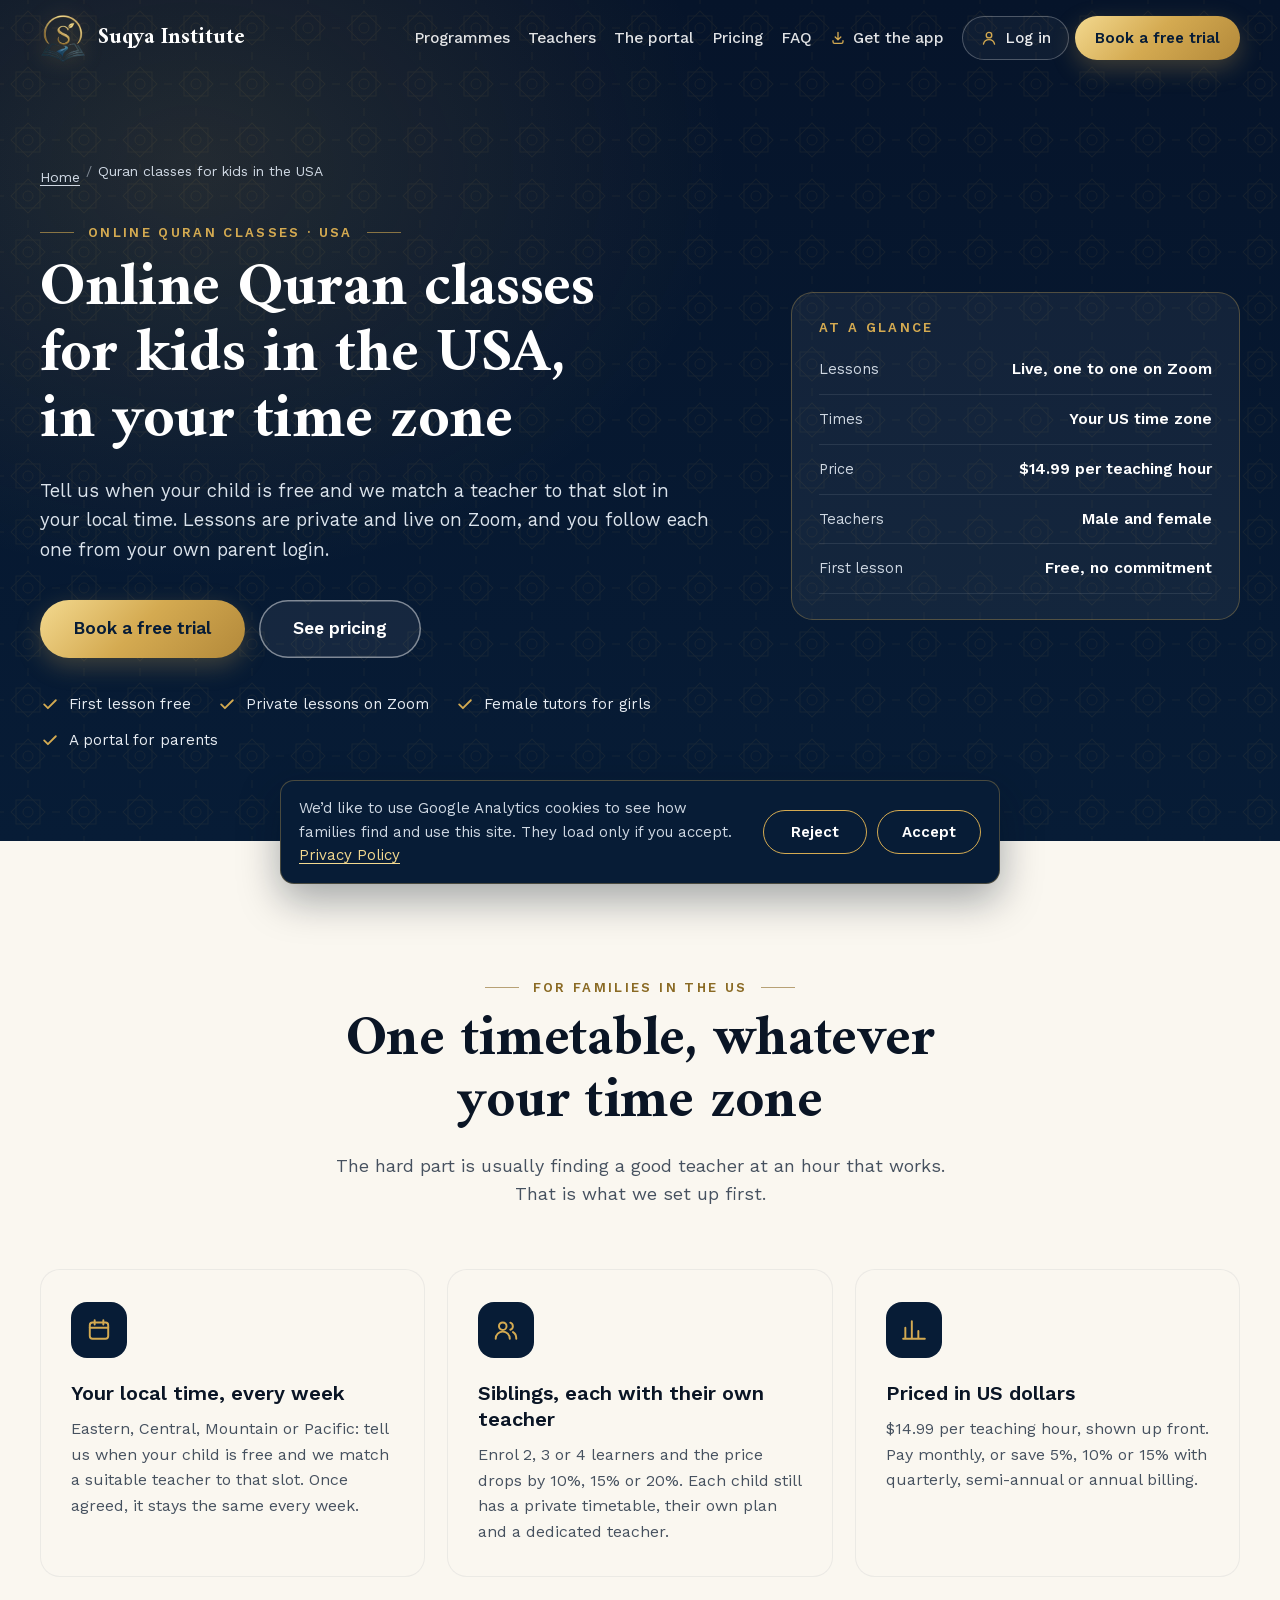
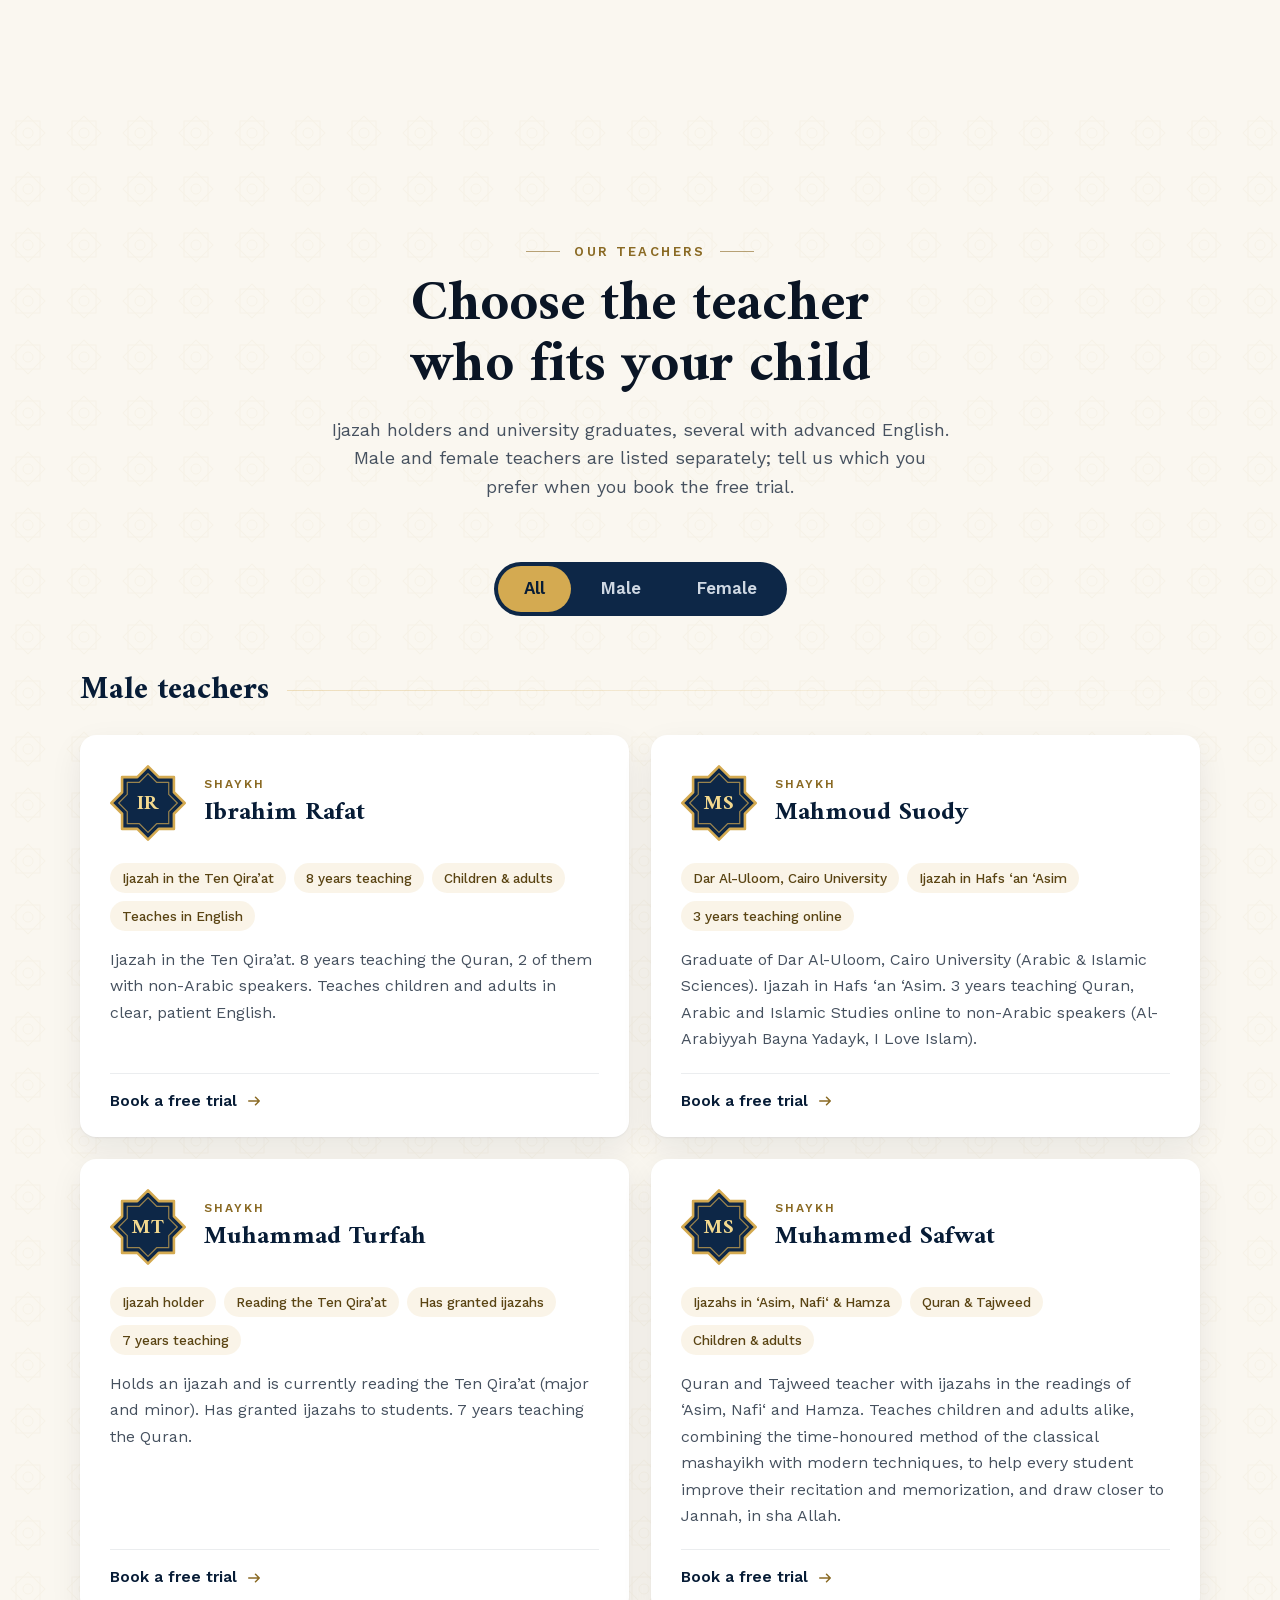
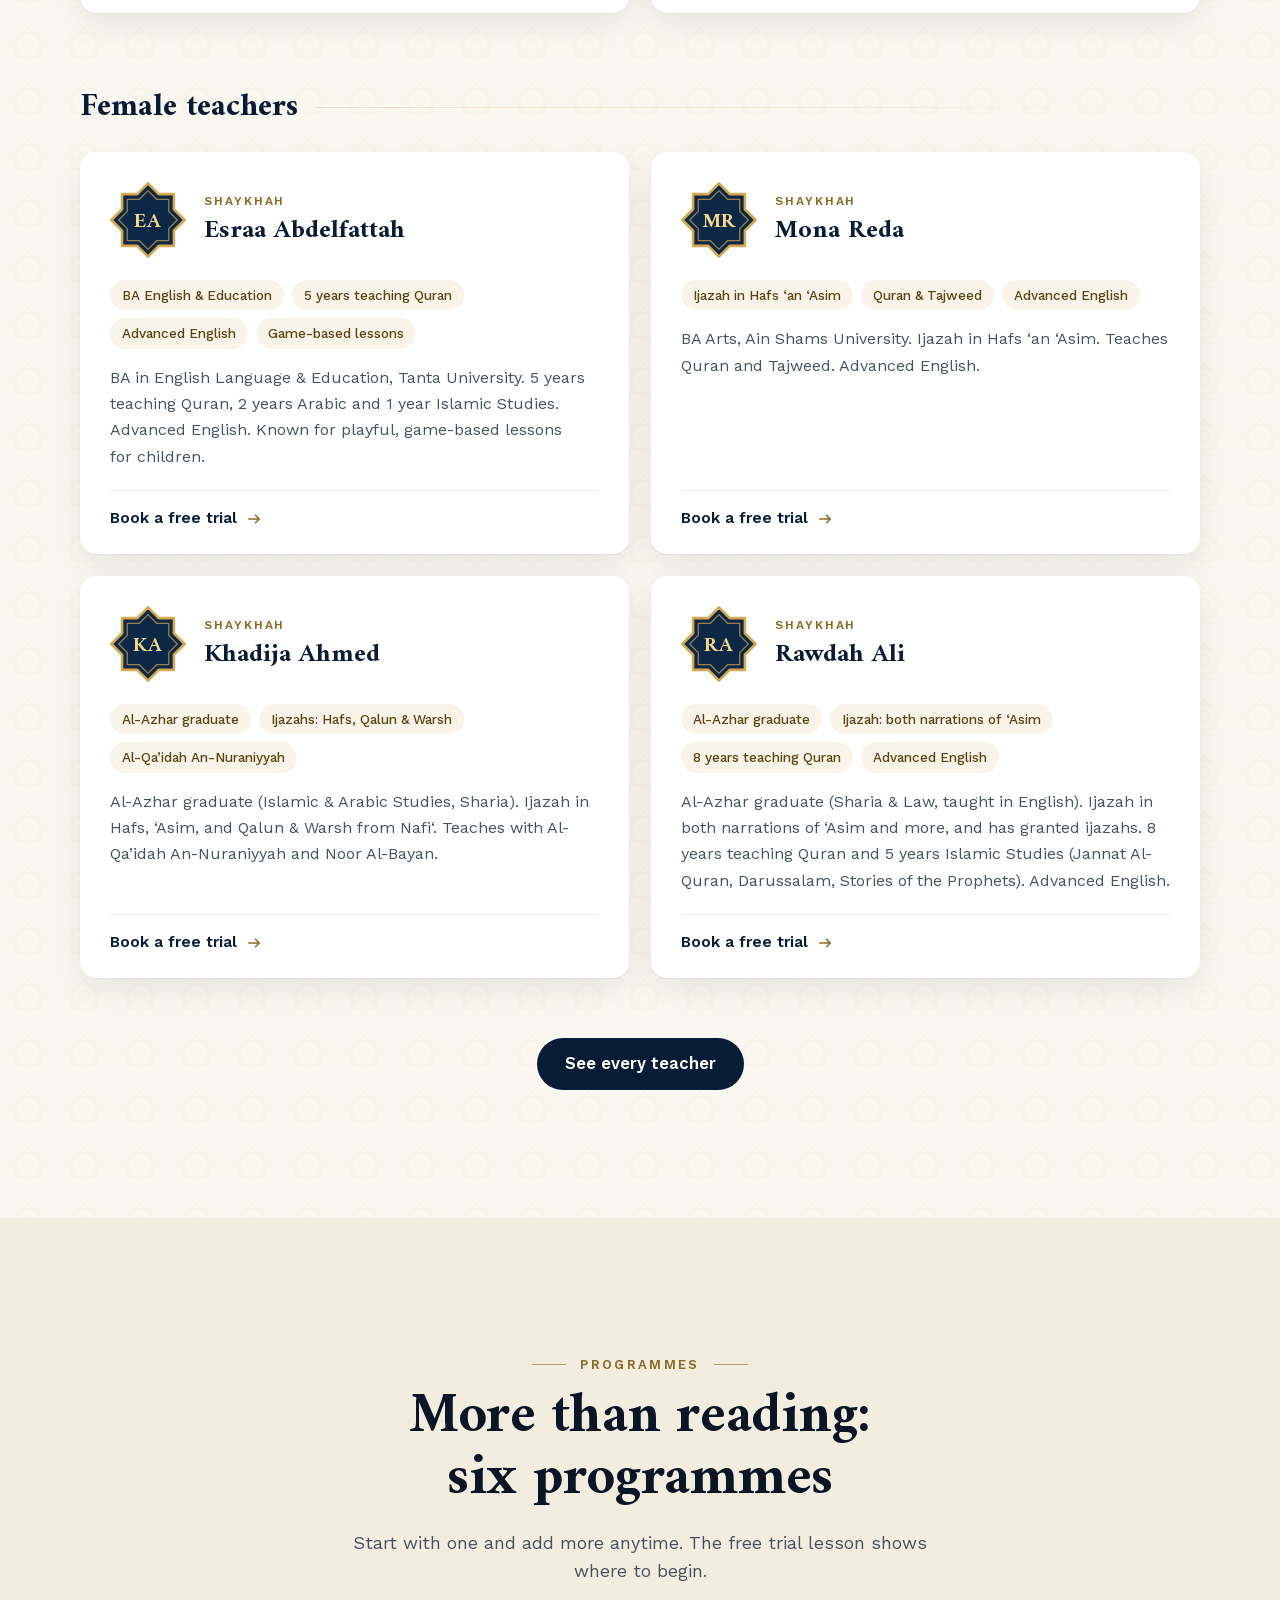
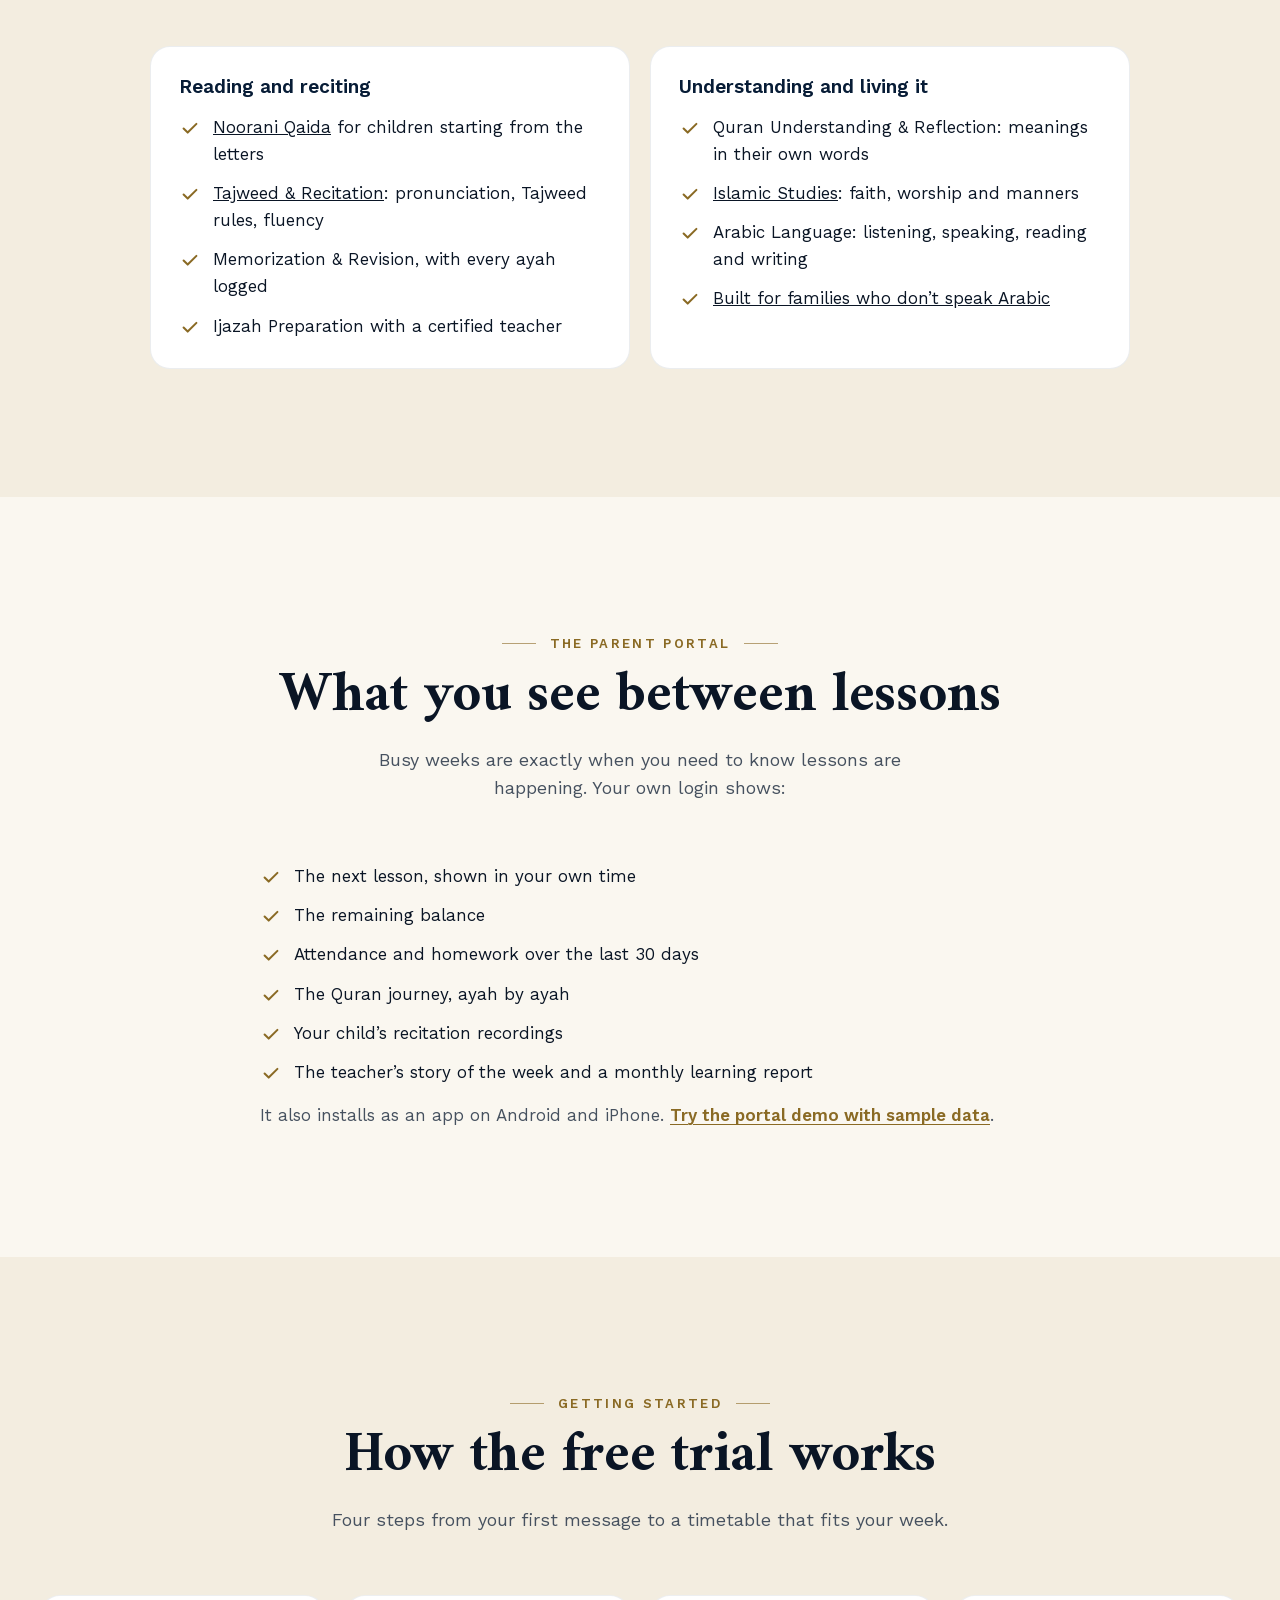
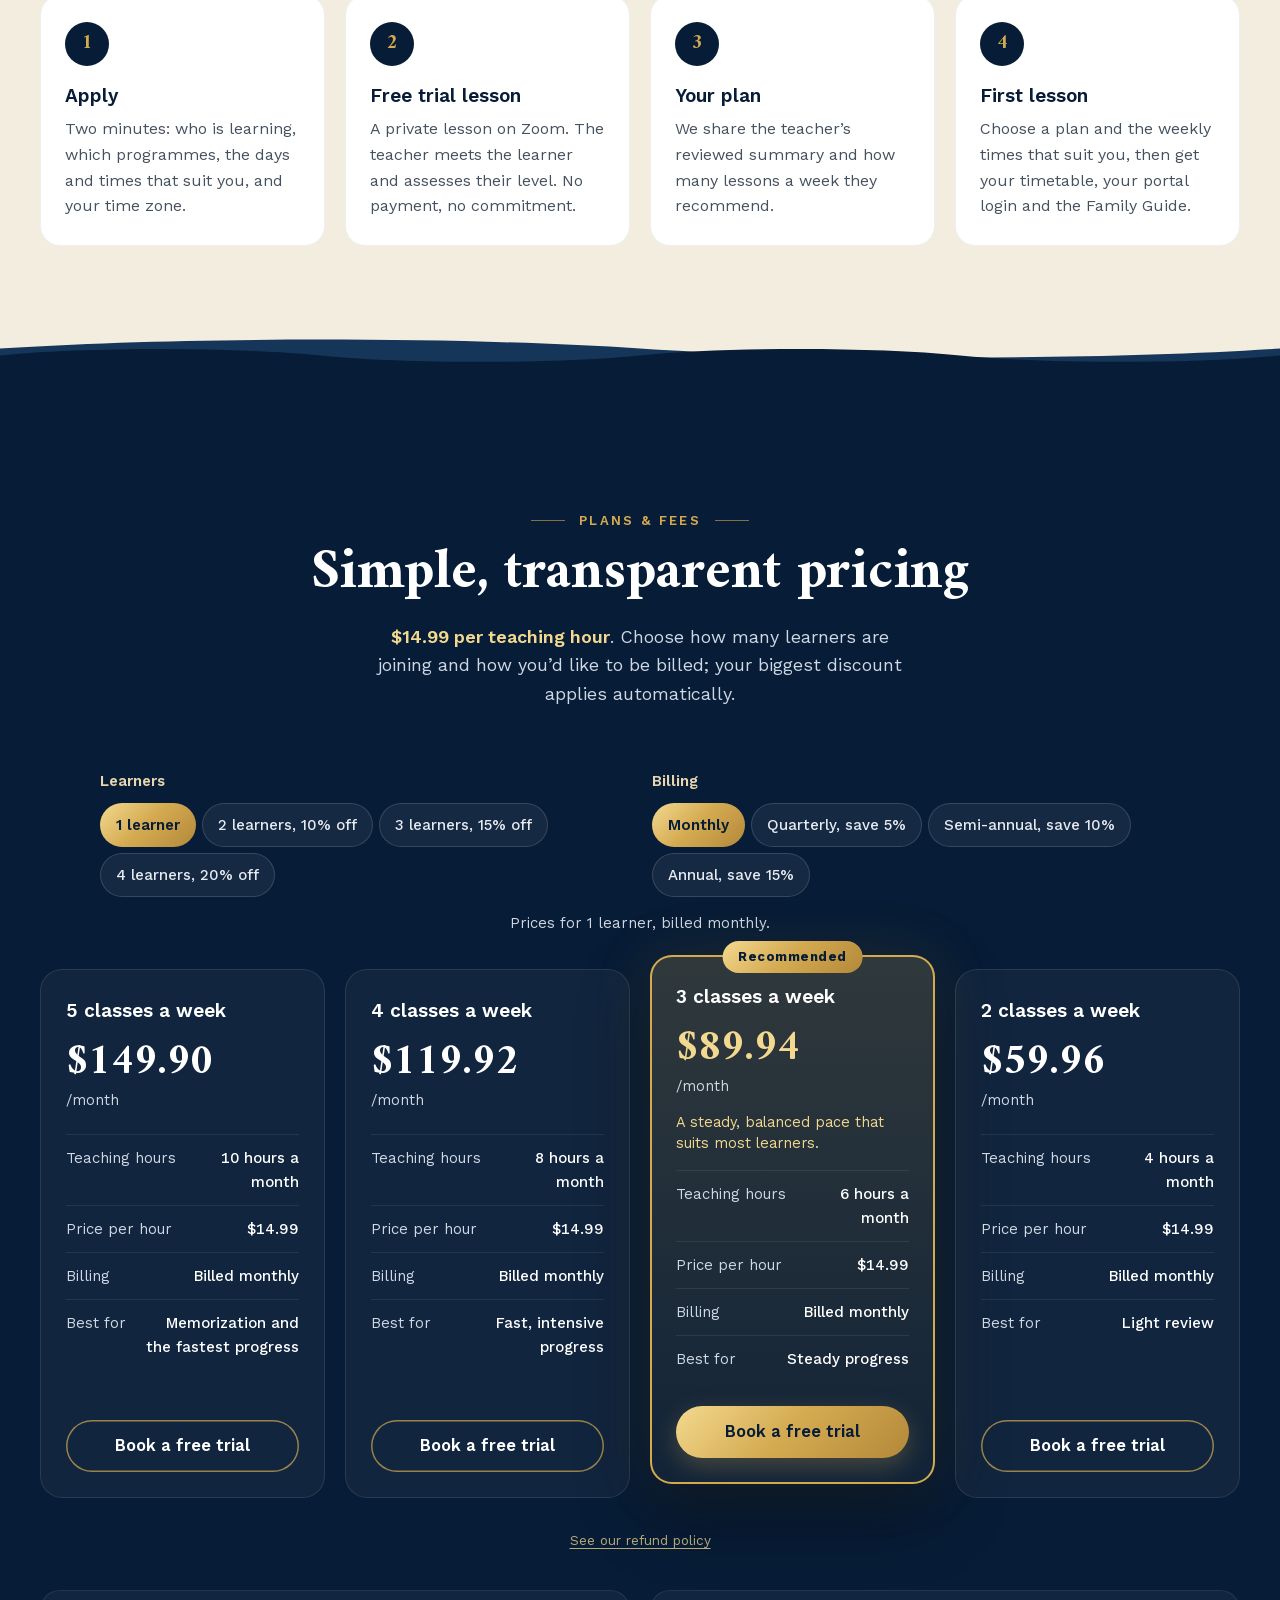
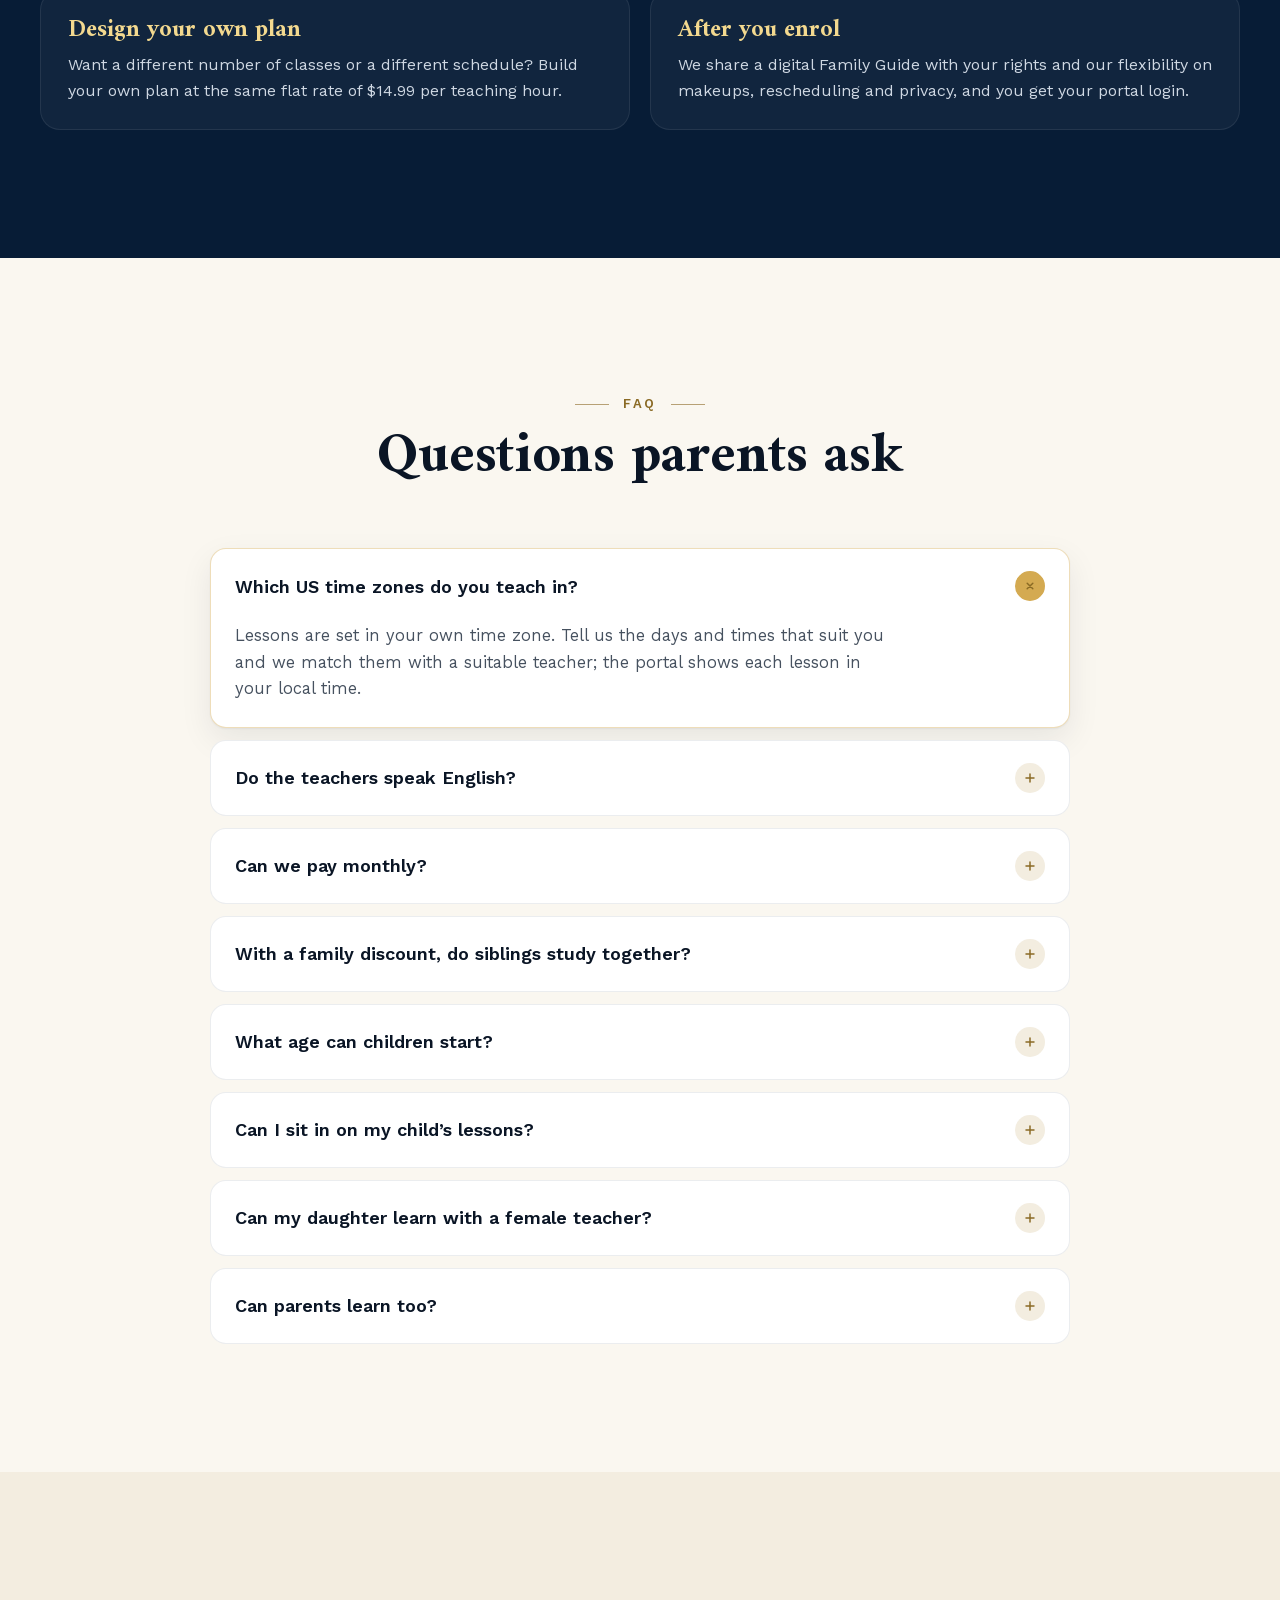
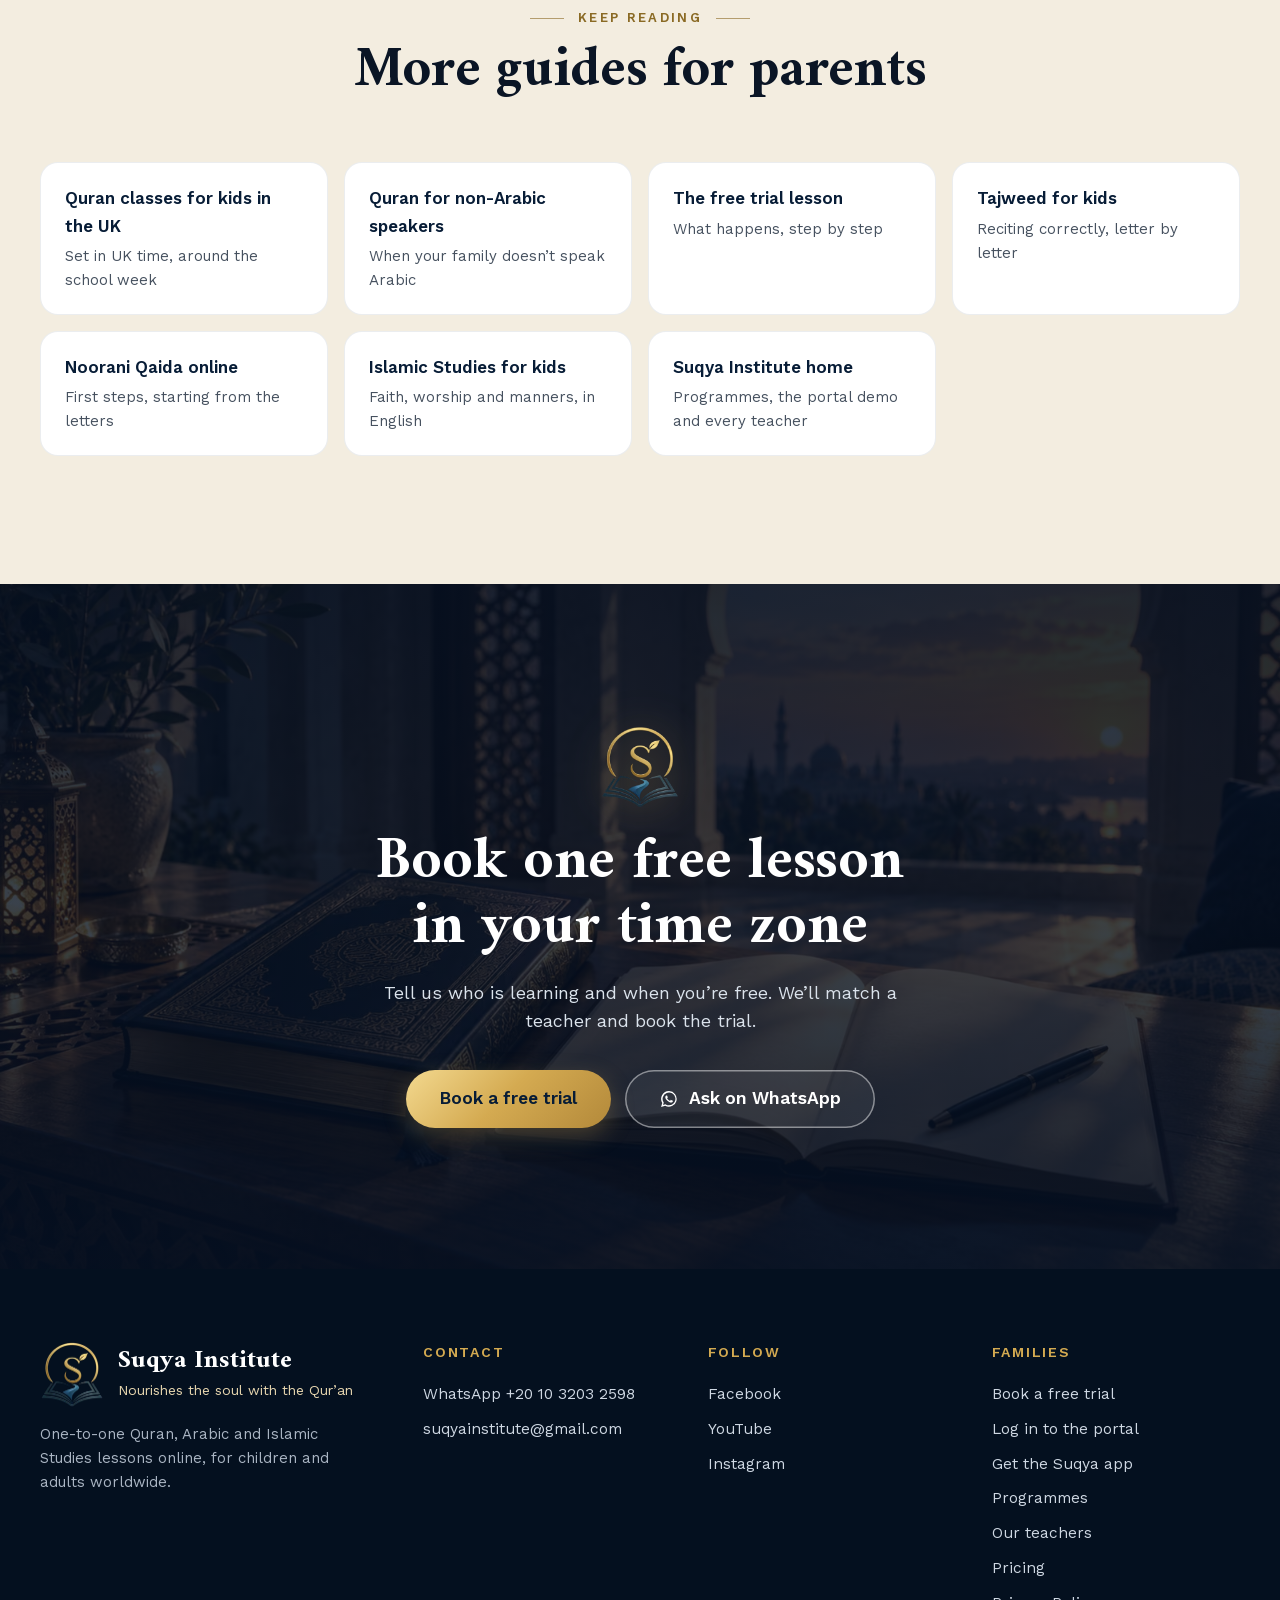
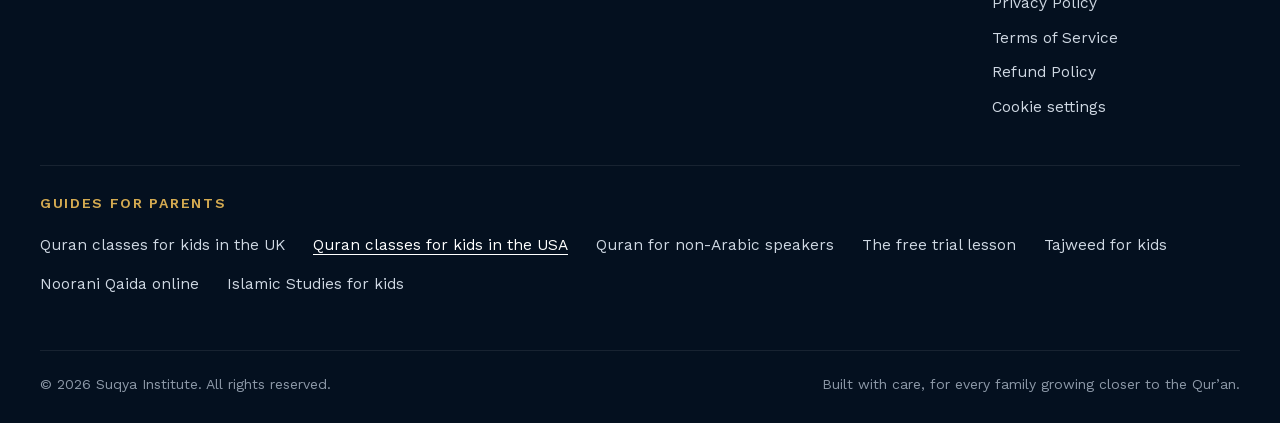
<file: online-quran-classes-for-kids-usa.html>
<!DOCTYPE html>
<html lang="en">
<head>
<meta charset="UTF-8">
<meta name="viewport" content="width=device-width, initial-scale=1.0">

<title>Online Quran Classes for Kids in the USA, One to One | Suqya</title>
<meta name="description" content="Live one-to-one Quran lessons for kids anywhere in the US, scheduled in your local time zone. Male and female teachers, a parent portal and a free first lesson.">
<link rel="canonical" href="https://suqyainstitute.com/online-quran-classes-for-kids-usa">

<meta property="og:type" content="website">
<meta property="og:site_name" content="Suqya Institute">
<meta property="og:title" content="Online Quran classes for kids in the USA, in your time zone">
<meta property="og:description" content="Live one-to-one Quran lessons for kids anywhere in the US, scheduled in your local time zone. Male and female teachers, a parent portal and a free first lesson.">
<meta property="og:url" content="https://suqyainstitute.com/online-quran-classes-for-kids-usa">
<meta property="og:image" content="https://suqyainstitute.com/assets/og-cover.f19bcbfd.jpg">
<meta property="og:image:type" content="image/jpeg">
<meta property="og:image:width" content="1200">
<meta property="og:image:height" content="630">
<meta property="og:image:alt" content="Suqya Institute: learn Quran and Arabic online, one to one. A boy smiles at his teacher during an online lesson.">
<meta property="og:locale" content="en_US">

<meta name="twitter:card" content="summary_large_image">
<meta name="twitter:title" content="Online Quran classes for kids in the USA, in your time zone">
<meta name="twitter:description" content="Live one-to-one Quran lessons for kids anywhere in the US, scheduled in your local time zone. Male and female teachers, a parent portal and a free first lesson.">
<meta name="twitter:image" content="https://suqyainstitute.com/assets/og-cover.f19bcbfd.jpg">
<meta name="twitter:image:alt" content="Suqya Institute: learn Quran and Arabic online, one to one.">

<meta name="theme-color" content="#071c36">
<link rel="icon" href="/favicon.ico?v=20261105" sizes="48x48">
<link rel="icon" type="image/png" sizes="48x48" href="/favicon-48x48.png?v=20261105">
<link rel="icon" type="image/png" sizes="96x96" href="/favicon-96x96.png?v=20261105">
<link rel="icon" type="image/png" sizes="192x192" href="/favicon-192x192.png?v=20261105">
<link rel="apple-touch-icon" sizes="180x180" href="/apple-touch-icon.png?v=20261105">
<link rel="manifest" href="/site.webmanifest">

<script type="application/ld+json">
{
  "@context": "https://schema.org",
  "@type": "WebPage",
  "name": "Online Quran Classes for Kids in the USA, One to One | Suqya",
  "url": "https://suqyainstitute.com/online-quran-classes-for-kids-usa",
  "description": "Live one-to-one Quran lessons for kids anywhere in the US, scheduled in your local time zone. Male and female teachers, a parent portal and a free first lesson.",
  "inLanguage": "en",
  "isPartOf": {
    "@type": "WebSite",
    "name": "Suqya Institute",
    "url": "https://suqyainstitute.com/"
  },
  "publisher": {
    "@type": "EducationalOrganization",
    "name": "Suqya Institute",
    "url": "https://suqyainstitute.com/"
  }
}
</script>

<script type="application/ld+json">
{
  "@context": "https://schema.org",
  "@type": "BreadcrumbList",
  "itemListElement": [
    {
      "@type": "ListItem",
      "position": 1,
      "name": "Home",
      "item": "https://suqyainstitute.com/"
    },
    {
      "@type": "ListItem",
      "position": 2,
      "name": "Quran classes for kids in the USA",
      "item": "https://suqyainstitute.com/online-quran-classes-for-kids-usa"
    }
  ]
}
</script>

<script type="application/ld+json">
{
  "@context": "https://schema.org",
  "@type": "FAQPage",
  "mainEntity": [
    {
      "@type": "Question",
      "name": "Which US time zones do you teach in?",
      "acceptedAnswer": {
        "@type": "Answer",
        "text": "Lessons are set in your own time zone. Tell us the days and times that suit you and we match them with a suitable teacher; the portal shows each lesson in your local time."
      }
    },
    {
      "@type": "Question",
      "name": "Do the teachers speak English?",
      "acceptedAnswer": {
        "@type": "Answer",
        "text": "Our teachers are native Arabic speakers trained to teach learners who are new to Arabic. Several teach in clear English or have advanced English, as their profiles say. Tell us your preference when we arrange the trial."
      }
    },
    {
      "@type": "Question",
      "name": "Can we pay monthly?",
      "acceptedAnswer": {
        "@type": "Answer",
        "text": "Yes. Monthly billing is the default, and quarterly, semi-annual or annual billing saves 5%, 10% or 15%. Your biggest discount applies automatically; discounts don’t stack."
      }
    },
    {
      "@type": "Question",
      "name": "With a family discount, do siblings study together?",
      "acceptedAnswer": {
        "@type": "Answer",
        "text": "No. Family discounts only lower the price: 10% for 2 learners, 15% for 3 and 20% for 4. Every learner keeps a private timetable, their own plan and a dedicated teacher; every lesson stays one to one."
      }
    },
    {
      "@type": "Question",
      "name": "What age can children start?",
      "acceptedAnswer": {
        "@type": "Answer",
        "text": "From 4 years old. Lessons are one to one, so the teacher sets the pace for each child, and adults are welcome too."
      }
    },
    {
      "@type": "Question",
      "name": "Can I sit in on my child’s lessons?",
      "acceptedAnswer": {
        "@type": "Answer",
        "text": "Yes, you are welcome to sit in when the teacher is male. With a female teacher, please ask for her permission first. Either way, the teacher leads the lesson."
      }
    },
    {
      "@type": "Question",
      "name": "Can my daughter learn with a female teacher?",
      "acceptedAnswer": {
        "@type": "Answer",
        "text": "Yes. Qualified female teachers teach girls, sisters and young children. Just let us know when we arrange the trial."
      }
    },
    {
      "@type": "Question",
      "name": "Can parents learn too?",
      "acceptedAnswer": {
        "@type": "Answer",
        "text": "Yes. Suqya teaches children and adults, every lesson one to one, so a parent can take their own lessons alongside their children."
      }
    }
  ]
}
</script>

<link rel="stylesheet" href="/assets/styles.4ee29c35.css">
<link rel="stylesheet" href="/assets/fonts-deferred.9949c3ed.css" media="print" data-late-css>
<noscript><link rel="stylesheet" href="/assets/fonts-deferred.9949c3ed.css"></noscript>
<script src="/assets/app.d94c4a18.js" defer></script>
<script src="/assets/analytics.34a5790d.js" defer></script>
<script src="https://app.suqyainstitute.com/ad-pixels-loader.js" defer></script>
</head>
<body class="lp">
<svg aria-hidden="true" focusable="false" width="0" height="0" class="defs" xmlns="http://www.w3.org/2000/svg">
  <defs>
    <pattern id="lattice" width="56" height="56" patternUnits="userSpaceOnUse">
      <g fill="none" stroke="#d4aa51" stroke-width="1">
        <rect x="16" y="16" width="24" height="24"/>
        <rect x="16" y="16" width="24" height="24" transform="rotate(45 28 28)"/>
        <circle cx="28" cy="28" r="5"/>
        <path d="M0 28h4M52 28h4M28 0v4M28 52v4"/>
      </g>
    </pattern>
    <symbol id="i-star" viewBox="0 0 44 44"><g><rect x="9" y="9" width="26" height="26"/><rect x="9" y="9" width="26" height="26" transform="rotate(45 22 22)"/></g></symbol>
    <symbol id="i-octa" viewBox="0 0 44 44"><path fill="#0d2747" stroke="#d4aa51" stroke-width="1.5" stroke-linejoin="round" d="M22.00 0.79L28.21 7.00L37.00 7.00L37.00 15.79L43.21 22.00L37.00 28.21L37.00 37.00L28.21 37.00L22.00 43.21L15.79 37.00L7.00 37.00L7.00 28.21L0.79 22.00L7.00 15.79L7.00 7.00L15.79 7.00Z"/><path fill="none" stroke="#d4aa51" stroke-width=".7" stroke-linejoin="round" opacity=".7" d="M22.00 5.03L26.97 10.00L34.00 10.00L34.00 17.03L38.97 22.00L34.00 26.97L34.00 34.00L26.97 34.00L22.00 38.97L17.03 34.00L10.00 34.00L10.00 26.97L5.03 22.00L10.00 17.03L10.00 10.00L17.03 10.00Z"/></symbol>
    <symbol id="i-calendar" viewBox="0 0 24 24"><g fill="none" stroke="currentColor" stroke-width="1.8" stroke-linecap="round" stroke-linejoin="round"><rect x="3.5" y="5" width="17" height="15" rx="2.5"/><path d="M3.5 10h17M8 3v4M16 3v4"/></g></symbol>
    <symbol id="i-book" viewBox="0 0 24 24"><g fill="none" stroke="currentColor" stroke-width="1.8" stroke-linecap="round" stroke-linejoin="round"><path d="M12 6.5C9.5 4.6 6.5 4.3 3.5 5v13c3-.7 6-.4 8.5 1.5 2.5-1.9 5.5-2.2 8.5-1.5V5c-3-.7-6-.4-8.5 1.5Zm0 0v13"/></g></symbol>
    <symbol id="i-mic" viewBox="0 0 24 24"><g fill="none" stroke="currentColor" stroke-width="1.8" stroke-linecap="round" stroke-linejoin="round"><rect x="9" y="3" width="6" height="11" rx="3"/><path d="M5 11a7 7 0 0 0 14 0M12 18v3M9 21h6"/></g></symbol>
    <symbol id="i-chart" viewBox="0 0 24 24"><g fill="none" stroke="currentColor" stroke-width="1.8" stroke-linecap="round" stroke-linejoin="round"><path d="M4 20V10M10 20V4M16 20v-7M22 20H2"/></g></symbol>
    <symbol id="i-clock" viewBox="0 0 24 24"><g fill="none" stroke="currentColor" stroke-width="1.8" stroke-linecap="round"><circle cx="12" cy="12" r="8.5"/><path d="M12 7.5V12l3 2"/></g></symbol>
    <symbol id="i-play" viewBox="0 0 24 24"><path d="M8 5.5v13l11-6.5z" fill="currentColor"/></symbol>
    <symbol id="i-pause" viewBox="0 0 24 24"><path d="M7 5h3.5v14H7zM13.5 5H17v14h-3.5z" fill="currentColor"/></symbol>
    <symbol id="i-check" viewBox="0 0 24 24"><path d="m5 12.5 4.5 4.5L19 7.5" fill="none" stroke="currentColor" stroke-width="2.2" stroke-linecap="round" stroke-linejoin="round"/></symbol>
    <symbol id="i-share" viewBox="0 0 24 24"><g fill="none" stroke="currentColor" stroke-width="1.8" stroke-linecap="round" stroke-linejoin="round"><path d="M12 3v12M7.5 7.5 12 3l4.5 4.5M5 13v6.5h14V13"/></g></symbol>
    <symbol id="i-mail" viewBox="0 0 24 24"><g fill="none" stroke="currentColor" stroke-width="1.8" stroke-linecap="round" stroke-linejoin="round"><rect x="3" y="5.5" width="18" height="13" rx="2.5"/><path d="m4 7 8 6 8-6"/></g></symbol>
    <symbol id="i-users" viewBox="0 0 24 24"><g fill="none" stroke="currentColor" stroke-width="1.8" stroke-linecap="round"><circle cx="9" cy="8.5" r="3.5"/><path d="M2.5 20c0-3.6 2.9-6.5 6.5-6.5s6.5 2.9 6.5 6.5M16 5.2a3.5 3.5 0 0 1 0 6.6M18.5 13.9c1.9 1 3 3.3 3 6.1"/></g></symbol>

    <symbol id="i-target" viewBox="0 0 24 24"><g fill="none" stroke="currentColor" stroke-width="1.8" stroke-linecap="round"><circle cx="12" cy="12" r="8.5"/><circle cx="12" cy="12" r="4.5"/><circle cx="12" cy="12" r="1" fill="currentColor"/></g></symbol>
    <symbol id="i-path" viewBox="0 0 24 24"><g fill="none" stroke="currentColor" stroke-width="1.8" stroke-linecap="round" stroke-linejoin="round"><circle cx="6" cy="18" r="2.5"/><circle cx="18" cy="6" r="2.5"/><path d="M8.5 18H15a3.5 3.5 0 0 0 0-7H9a3.5 3.5 0 0 1 0-7h6.5"/></g></symbol>
    <symbol id="i-tutor" viewBox="0 0 24 24"><g fill="none" stroke="currentColor" stroke-width="1.8" stroke-linecap="round" stroke-linejoin="round"><path d="m12 3 9 4.5-9 4.5-9-4.5L12 3Z"/><path d="M6.5 9.5V15c0 1.5 2.5 3 5.5 3s5.5-1.5 5.5-3V9.5M21 7.5V13"/></g></symbol>
    <symbol id="i-one" viewBox="0 0 24 24"><g fill="none" stroke="currentColor" stroke-width="1.8" stroke-linecap="round" stroke-linejoin="round"><circle cx="8" cy="8" r="3"/><circle cx="16.5" cy="8" r="3"/><path d="M2.5 19c0-3 2.5-5 5.5-5s5.5 2 5.5 5M13 14.3c1-.2 2.2-.3 3.5-.3 3 0 5 2 5 5"/></g></symbol>
    <symbol id="i-headphones" viewBox="0 0 24 24"><g fill="none" stroke="currentColor" stroke-width="1.8" stroke-linecap="round" stroke-linejoin="round"><path d="M4 15v-3a8 8 0 0 1 16 0v3"/><rect x="3" y="14" width="4.5" height="6.5" rx="2"/><rect x="16.5" y="14" width="4.5" height="6.5" rx="2"/></g></symbol>
    <symbol id="i-bookmark" viewBox="0 0 24 24"><g fill="none" stroke="currentColor" stroke-width="1.8" stroke-linecap="round" stroke-linejoin="round"><path d="M5 4.5A1.5 1.5 0 0 1 6.5 3h11A1.5 1.5 0 0 1 19 4.5V21l-7-4.5L5 21V4.5Z"/><path d="m9.5 9.5 2 2 3.5-3.5"/></g></symbol>
    <symbol id="i-scroll" viewBox="0 0 24 24"><g fill="none" stroke="currentColor" stroke-width="1.8" stroke-linecap="round" stroke-linejoin="round"><circle cx="12" cy="9" r="5.5"/><path d="m8.5 13.5-1.5 7.5 5-2.5 5 2.5-1.5-7.5M10 9l1.5 1.5L14.5 7.5"/></g></symbol>
    <symbol id="i-bulb" viewBox="0 0 24 24"><g fill="none" stroke="currentColor" stroke-width="1.8" stroke-linecap="round" stroke-linejoin="round"><path d="M9 18h6M10 21h4M12 3a6 6 0 0 0-3.5 10.9c.6.5 1 1.2 1 2V16h5v-.1c0-.8.4-1.5 1-2A6 6 0 0 0 12 3Z"/></g></symbol>
    <symbol id="i-dome" viewBox="0 0 24 24"><g fill="none" stroke="currentColor" stroke-width="1.8" stroke-linecap="round" stroke-linejoin="round"><path d="M3 21h18M5 21v-8h14v8M6.5 13c0-3.5 2.5-6 5.5-7.5 3 1.5 5.5 4 5.5 7.5M12 2.5v3M10 21v-4a2 2 0 0 1 4 0v4"/></g></symbol>
    <symbol id="i-arrow" viewBox="0 0 24 24"><path d="M5 12h14m-5-5 5 5-5 5" fill="none" stroke="currentColor" stroke-width="2" stroke-linecap="round" stroke-linejoin="round"/></symbol>
    <symbol id="i-shield" viewBox="0 0 24 24"><g fill="none" stroke="currentColor" stroke-width="1.8" stroke-linecap="round" stroke-linejoin="round"><path d="M12 3l7.5 3v5.5c0 4.5-3.2 8.2-7.5 9.5-4.3-1.3-7.5-5-7.5-9.5V6L12 3Z"/><path d="m9 12 2 2 4-4"/></g></symbol>
    <symbol id="i-wa" viewBox="0 0 24 24"><path fill="currentColor" d="M12 2.5a9.4 9.4 0 0 0-8.1 14.2L2.5 21.5l4.9-1.3A9.4 9.4 0 1 0 12 2.5Zm0 17.1a7.7 7.7 0 0 1-3.9-1.1l-.3-.2-2.9.8.8-2.8-.2-.3A7.7 7.7 0 1 1 12 19.6Zm4.2-5.7c-.2-.1-1.4-.7-1.6-.8-.2-.1-.4-.1-.5.1l-.7.9c-.1.2-.3.2-.5.1a6.3 6.3 0 0 1-3.1-2.7c-.2-.4.2-.4.7-1.2.1-.2 0-.3 0-.4l-.7-1.7c-.2-.5-.4-.4-.5-.4h-.4a.8.8 0 0 0-.6.3 2.5 2.5 0 0 0-.8 1.9 4.4 4.4 0 0 0 .9 2.3 10 10 0 0 0 3.8 3.4c1.4.6 2 .7 2.7.6.4-.1 1.4-.6 1.6-1.1.2-.5.2-1 .1-1.1l-.4-.3Z"/></symbol>
  </defs>
</svg>

<a class="skip" href="#main">Skip to content</a>

<header class="nav" id="nav">
  <div class="nav-in">
    <a href="/" class="brand">
      <img src="/assets/logo-128.de85d0d7.webp" alt="" width="128" height="135" decoding="async">
      <span class="brand-txt"><strong>Suqya Institute</strong><span>Nourishes the soul with the Qur&rsquo;an</span></span>
    </a>
    <nav class="links" id="navLinks" aria-label="Main">
      <a href="/#programmes">Programmes</a>
      <a href="#teachers">Teachers</a>
      <a href="/#portal">The portal</a>
      <a href="#pricing">Pricing</a>
      <a href="#faq">FAQ</a>
      <a href="https://app.suqyainstitute.com/login#install-app" class="nav-app"><svg width="16" height="16" viewBox="0 0 24 24" fill="none" stroke="currentColor" stroke-width="2" stroke-linecap="round" stroke-linejoin="round" aria-hidden="true" focusable="false"><path d="M12 3.5v11M7.8 10.6 12 14.8l4.2-4.2"/><path d="M4.5 16v1.6A2.4 2.4 0 0 0 6.9 20h10.2a2.4 2.4 0 0 0 2.4-2.4V16"/></svg> Get the app</a>
    </nav>
    <a href="https://app.suqyainstitute.com/login" class="nav-login"><svg viewBox="0 0 24 24" aria-hidden="true" focusable="false"><circle cx="12" cy="8.2" r="3.7"/><path d="M4.6 20.2c.9-3.9 3.9-6.1 7.4-6.1s6.5 2.2 7.4 6.1"/></svg><span class="nav-login-txt">Log in</span></a>
    <a href="/apply" class="btn btn-gold btn-sm nav-cta">Book a free trial</a>
    <button class="menu" id="menuBtn" type="button" aria-expanded="false" aria-controls="navLinks">
      <span class="menu-lines" aria-hidden="true"><span></span><span></span></span>
      <span class="sr-only">Menu</span>
    </button>
  </div>
</header>

<main id="main">

<section class="lp-hero" id="top" aria-labelledby="hero-title">
  <svg class="lattice" aria-hidden="true" focusable="false"><rect width="100%" height="100%" fill="url(#lattice)"/></svg>
  <div class="lp-hero-in">
    <div>
      <nav class="lp-crumbs" aria-label="Breadcrumb"><ol><li><a href="/">Home</a></li><li aria-current="page">Quran classes for kids in the USA</li></ol></nav>
      <p class="eyebrow">Online Quran classes · USA</p>
      <h1 id="hero-title">Online Quran classes for kids in the USA, in your time&nbsp;zone</h1>
      <p class="hero-lead">Tell us when your child is free and we match a teacher to that slot in your local time. Lessons are private and live on Zoom, and you follow each one from your own parent login.</p>
      <div class="hero-actions">
        <a href="/apply" class="btn btn-gold btn-lg">Book a free trial</a>
        <a href="#pricing" class="btn btn-ghost btn-lg">See pricing</a>
      </div>
      <ul class="hero-trust"><li><svg aria-hidden="true"><use href="#i-check"/></svg>First lesson free</li><li><svg aria-hidden="true"><use href="#i-check"/></svg>Private lessons on Zoom</li><li><svg aria-hidden="true"><use href="#i-check"/></svg>Female tutors for girls</li><li><svg aria-hidden="true"><use href="#i-check"/></svg>A portal for parents</li></ul>
    </div>
    <aside class="lp-glance" aria-labelledby="glance-title">
      <p class="lp-glance-k" id="glance-title">At a glance</p>
      <dl><div><dt>Lessons</dt><dd>Live, one to one on Zoom</dd></div><div><dt>Times</dt><dd>Your US time zone</dd></div><div><dt>Price</dt><dd>$14.99 per teaching hour</dd></div><div><dt>Teachers</dt><dd>Male and female</dd></div><div><dt>First lesson</dt><dd>Free, no commitment</dd></div></dl>
    </aside>
  </div>
</section>

<section class="sec" id="fit" aria-labelledby="fit-title">
  <div class="wrap">
    <div class="sec-head reveal">
      <p class="eyebrow">For families in the US</p>
      <h2 id="fit-title">One timetable, whatever your time zone</h2>
      <p class="lead">The hard part is usually finding a good teacher at an hour that works. That is what we set up first.</p>
    </div>
    <div class="features">
      <article class="feature reveal"><span class="feature-ico" aria-hidden="true"><svg><use href="#i-calendar"/></svg></span><h3>Your local time, every week</h3><p>Eastern, Central, Mountain or Pacific: tell us when your child is free and we match a suitable teacher to that slot. Once agreed, it stays the same every week.</p></article>
      <article class="feature reveal"><span class="feature-ico" aria-hidden="true"><svg><use href="#i-users"/></svg></span><h3>Siblings, each with their own teacher</h3><p>Enrol 2, 3 or 4 learners and the price drops by 10%, 15% or 20%. Each child still has a private timetable, their own plan and a dedicated teacher.</p></article>
      <article class="feature reveal"><span class="feature-ico" aria-hidden="true"><svg><use href="#i-chart"/></svg></span><h3>Priced in US dollars</h3><p>$14.99 per teaching hour, shown up front. Pay monthly, or save 5%, 10% or 15% with quarterly, semi-annual or annual billing.</p></article>
    </div>
  </div>
</section>

<section class="sec teachers" id="teachers" aria-labelledby="teachers-title">
  <div class="wrap">
    <div class="sec-head reveal">
      <p class="eyebrow">Our teachers</p>
      <h2 id="teachers-title">Choose the teacher who fits your child</h2>
      <p class="lead">Ijazah holders and university graduates, several with advanced English. Male and female teachers are listed separately; tell us which you prefer when you book the free trial.</p>
    </div>
    <fieldset class="seg t-filter reveal">
      <legend class="sr-only">Show teachers</legend>
      <input class="sr-only" type="radio" name="t-filter" id="tf-all" value="all" checked>
      <label for="tf-all">All</label>
      <input class="sr-only" type="radio" name="t-filter" id="tf-men" value="men">
      <label for="tf-men">Male</label>
      <input class="sr-only" type="radio" name="t-filter" id="tf-women" value="women">
      <label for="tf-women">Female</label>
    </fieldset>
    <div class="t-groups">
      <div class="t-group" data-group="men">
        <h3 class="t-group-title" id="tg-men">Male teachers</h3>
        <ul class="t-grid">
          <li>
          <article class="t-card reveal" aria-labelledby="t-ibrahim-rafat">
            <div class="t-head">
              <span class="t-mark" aria-hidden="true"><svg viewBox="0 0 44 44" focusable="false"><use href="#i-octa"/></svg><span>IR</span></span>
              <h4 id="t-ibrahim-rafat"><span class="t-hon">Shaykh</span> Ibrahim Rafat</h4>
            </div>
            <ul class="t-chips" aria-label="Highlights"><li>Ijazah in the Ten Qira&rsquo;at</li><li>8 years teaching</li><li>Children &amp; adults</li><li>Teaches in English</li></ul>
            <p class="t-bio">Ijazah in the Ten Qira&rsquo;at. 8 years teaching the Quran, 2 of them with non-Arabic speakers. Teaches children and adults in clear, patient English.</p>
            <!-- Recitation sample (male teachers only). Hidden until a recording exists.
                 To publish: add the hashed audio file to the assets folder, put
                 <audio controls preload="none" src="..."></audio> inside this div
                 and remove the hidden attribute. Do not load audio before a tap. -->
            <div class="t-audio" data-audio-slot="ibrahim-rafat" hidden></div>
            <a href="/apply" class="t-cta">Book a free trial<span class="sr-only"> (Shaykh Ibrahim Rafat)</span><svg aria-hidden="true"><use href="#i-arrow"/></svg></a>
          </article>
          </li>
          <li>
          <article class="t-card reveal" aria-labelledby="t-mahmoud-suody">
            <div class="t-head">
              <span class="t-mark" aria-hidden="true"><svg viewBox="0 0 44 44" focusable="false"><use href="#i-octa"/></svg><span>MS</span></span>
              <h4 id="t-mahmoud-suody"><span class="t-hon">Shaykh</span> Mahmoud Suody</h4>
            </div>
            <ul class="t-chips" aria-label="Highlights"><li>Dar Al-Uloom, Cairo University</li><li>Ijazah in Hafs &lsquo;an &lsquo;Asim</li><li>3 years teaching online</li></ul>
            <p class="t-bio">Graduate of Dar Al-Uloom, Cairo University (Arabic &amp; Islamic Sciences). Ijazah in Hafs &lsquo;an &lsquo;Asim. 3 years teaching Quran, Arabic and Islamic Studies online to non-Arabic speakers (Al-Arabiyyah Bayna Yadayk, I Love Islam).</p>
            <!-- Recitation sample (male teachers only). Hidden until a recording exists.
                 To publish: add the hashed audio file to the assets folder, put
                 <audio controls preload="none" src="..."></audio> inside this div
                 and remove the hidden attribute. Do not load audio before a tap. -->
            <div class="t-audio" data-audio-slot="mahmoud-suody" hidden></div>
            <a href="/apply" class="t-cta">Book a free trial<span class="sr-only"> (Shaykh Mahmoud Suody)</span><svg aria-hidden="true"><use href="#i-arrow"/></svg></a>
          </article>
          </li>
          <li>
          <article class="t-card reveal" aria-labelledby="t-muhammad-turfah">
            <div class="t-head">
              <span class="t-mark" aria-hidden="true"><svg viewBox="0 0 44 44" focusable="false"><use href="#i-octa"/></svg><span>MT</span></span>
              <h4 id="t-muhammad-turfah"><span class="t-hon">Shaykh</span> Muhammad Turfah</h4>
            </div>
            <ul class="t-chips" aria-label="Highlights"><li>Ijazah holder</li><li>Reading the Ten Qira&rsquo;at</li><li>Has granted ijazahs</li><li>7 years teaching</li></ul>
            <p class="t-bio">Holds an ijazah and is currently reading the Ten Qira&rsquo;at (major and minor). Has granted ijazahs to students. 7 years teaching the Quran.</p>
            <!-- Recitation sample (male teachers only). Hidden until a recording exists.
                 To publish: add the hashed audio file to the assets folder, put
                 <audio controls preload="none" src="..."></audio> inside this div
                 and remove the hidden attribute. Do not load audio before a tap. -->
            <div class="t-audio" data-audio-slot="muhammad-turfah" hidden></div>
            <a href="/apply" class="t-cta">Book a free trial<span class="sr-only"> (Shaykh Muhammad Turfah)</span><svg aria-hidden="true"><use href="#i-arrow"/></svg></a>
          </article>
          </li>
          <li>
          <article class="t-card reveal" aria-labelledby="t-muhammed-safwat">
            <div class="t-head">
              <span class="t-mark" aria-hidden="true"><svg viewBox="0 0 44 44" focusable="false"><use href="#i-octa"/></svg><span>MS</span></span>
              <h4 id="t-muhammed-safwat"><span class="t-hon">Shaykh</span> Muhammed Safwat</h4>
            </div>
            <ul class="t-chips" aria-label="Highlights"><li>Ijazahs in &lsquo;Asim, Nafi&lsquo; &amp; Hamza</li><li>Quran &amp; Tajweed</li><li>Children &amp; adults</li></ul>
            <p class="t-bio">Quran and Tajweed teacher with ijazahs in the readings of &lsquo;Asim, Nafi&lsquo; and Hamza. Teaches children and adults alike, combining the time-honoured method of the classical mashayikh with modern techniques, to help every student improve their recitation and memorization, and draw closer to Jannah, in sha Allah.</p>
            <!-- Recitation sample (male teachers only). Hidden until a recording exists.
                 To publish: add the hashed audio file to the assets folder, put
                 <audio controls preload="none" src="..."></audio> inside this div
                 and remove the hidden attribute. Do not load audio before a tap. -->
            <div class="t-audio" data-audio-slot="muhammed-safwat" hidden></div>
            <a href="/apply" class="t-cta">Book a free trial<span class="sr-only"> (Shaykh Muhammed Safwat)</span><svg aria-hidden="true"><use href="#i-arrow"/></svg></a>
          </article>
          </li>
        </ul>
      </div>
      <div class="t-group" data-group="women">
        <h3 class="t-group-title" id="tg-women">Female teachers</h3>
        <ul class="t-grid">
          <li>
          <article class="t-card reveal" aria-labelledby="t-esraa-abdelfattah">
            <div class="t-head">
              <span class="t-mark" aria-hidden="true"><svg viewBox="0 0 44 44" focusable="false"><use href="#i-octa"/></svg><span>EA</span></span>
              <h4 id="t-esraa-abdelfattah"><span class="t-hon">Shaykhah</span> Esraa Abdelfattah</h4>
            </div>
            <ul class="t-chips" aria-label="Highlights"><li>BA English &amp; Education</li><li>5 years teaching Quran</li><li>Advanced English</li><li>Game-based lessons</li></ul>
            <p class="t-bio">BA in English Language &amp; Education, Tanta University. 5 years teaching Quran, 2 years Arabic and 1 year Islamic Studies. Advanced English. Known for playful, game-based lessons for children.</p>
            <a href="/apply" class="t-cta">Book a free trial<span class="sr-only"> (Shaykhah Esraa Abdelfattah)</span><svg aria-hidden="true"><use href="#i-arrow"/></svg></a>
          </article>
          </li>
          <li>
          <article class="t-card reveal" aria-labelledby="t-mona-reda">
            <div class="t-head">
              <span class="t-mark" aria-hidden="true"><svg viewBox="0 0 44 44" focusable="false"><use href="#i-octa"/></svg><span>MR</span></span>
              <h4 id="t-mona-reda"><span class="t-hon">Shaykhah</span> Mona Reda</h4>
            </div>
            <ul class="t-chips" aria-label="Highlights"><li>Ijazah in Hafs &lsquo;an &lsquo;Asim</li><li>Quran &amp; Tajweed</li><li>Advanced English</li></ul>
            <p class="t-bio">BA Arts, Ain Shams University. Ijazah in Hafs &lsquo;an &lsquo;Asim. Teaches Quran and Tajweed. Advanced English.</p>
            <a href="/apply" class="t-cta">Book a free trial<span class="sr-only"> (Shaykhah Mona Reda)</span><svg aria-hidden="true"><use href="#i-arrow"/></svg></a>
          </article>
          </li>
          <li>
          <article class="t-card reveal" aria-labelledby="t-khadija-ahmed">
            <div class="t-head">
              <span class="t-mark" aria-hidden="true"><svg viewBox="0 0 44 44" focusable="false"><use href="#i-octa"/></svg><span>KA</span></span>
              <h4 id="t-khadija-ahmed"><span class="t-hon">Shaykhah</span> Khadija Ahmed</h4>
            </div>
            <ul class="t-chips" aria-label="Highlights"><li>Al-Azhar graduate</li><li>Ijazahs: Hafs, Qalun &amp; Warsh</li><li>Al-Qa&rsquo;idah An-Nuraniyyah</li></ul>
            <p class="t-bio">Al-Azhar graduate (Islamic &amp; Arabic Studies, Sharia). Ijazah in Hafs, &lsquo;Asim, and Qalun &amp; Warsh from Nafi&lsquo;. Teaches with Al-Qa&rsquo;idah An-Nuraniyyah and Noor Al-Bayan.</p>
            <a href="/apply" class="t-cta">Book a free trial<span class="sr-only"> (Shaykhah Khadija Ahmed)</span><svg aria-hidden="true"><use href="#i-arrow"/></svg></a>
          </article>
          </li>
          <li>
          <article class="t-card reveal" aria-labelledby="t-rawdah-ali">
            <div class="t-head">
              <span class="t-mark" aria-hidden="true"><svg viewBox="0 0 44 44" focusable="false"><use href="#i-octa"/></svg><span>RA</span></span>
              <h4 id="t-rawdah-ali"><span class="t-hon">Shaykhah</span> Rawdah Ali</h4>
            </div>
            <ul class="t-chips" aria-label="Highlights"><li>Al-Azhar graduate</li><li>Ijazah: both narrations of &lsquo;Asim</li><li>8 years teaching Quran</li><li>Advanced English</li></ul>
            <p class="t-bio">Al-Azhar graduate (Sharia &amp; Law, taught in English). Ijazah in both narrations of &lsquo;Asim and more, and has granted ijazahs. 8 years teaching Quran and 5 years Islamic Studies (Jannat Al-Quran, Darussalam, Stories of the Prophets). Advanced English.</p>
            <a href="/apply" class="t-cta">Book a free trial<span class="sr-only"> (Shaykhah Rawdah Ali)</span><svg aria-hidden="true"><use href="#i-arrow"/></svg></a>
          </article>
          </li>
        </ul>
      </div>
    </div>
    <p class="t-close reveal"><a href="/#teachers" class="btn btn-navy">See every teacher</a></p>
  </div>
</section>

<section class="sec lp-alt" id="paths" aria-labelledby="paths-title">
  <div class="wrap">
    <div class="sec-head reveal">
      <p class="eyebrow">Programmes</p>
      <h2 id="paths-title">More than reading: six programmes</h2>
      <p class="lead">Start with one and add more anytime. The free trial lesson shows where to begin.</p>
    </div>
    <div class="lp-cols">
      <div class="reveal"><h3>Reading and reciting</h3><ul class="lp-checks"><li><svg aria-hidden="true"><use href="#i-check"/></svg><span><a href="/noorani-qaida-online">Noorani Qaida</a> for children starting from the letters</span></li><li><svg aria-hidden="true"><use href="#i-check"/></svg><span><a href="/tajweed-for-kids">Tajweed &amp; Recitation</a>: pronunciation, Tajweed rules, fluency</span></li><li><svg aria-hidden="true"><use href="#i-check"/></svg><span>Memorization &amp; Revision, with every ayah logged</span></li><li><svg aria-hidden="true"><use href="#i-check"/></svg><span>Ijazah Preparation with a certified teacher</span></li></ul></div>
      <div class="reveal"><h3>Understanding and living it</h3><ul class="lp-checks"><li><svg aria-hidden="true"><use href="#i-check"/></svg><span>Quran Understanding &amp; Reflection: meanings in their own words</span></li><li><svg aria-hidden="true"><use href="#i-check"/></svg><span><a href="/islamic-studies-for-kids">Islamic Studies</a>: faith, worship and manners</span></li><li><svg aria-hidden="true"><use href="#i-check"/></svg><span>Arabic Language: listening, speaking, reading and writing</span></li><li><svg aria-hidden="true"><use href="#i-check"/></svg><span><a href="/quran-for-non-arabic-speakers">Built for families who don’t speak Arabic</a></span></li></ul></div>
    </div>
  </div>
</section>

<section class="sec" id="parents" aria-labelledby="parents-title">
  <div class="wrap">
    <div class="sec-head reveal">
      <p class="eyebrow">The parent portal</p>
      <h2 id="parents-title">What you see between lessons</h2>
      <p class="lead">Busy weeks are exactly when you need to know lessons are happening. Your own login shows:</p>
    </div>
    <div class="lp-prose reveal"><ul class="lp-checks"><li><svg aria-hidden="true"><use href="#i-check"/></svg><span>The next lesson, shown in your own time</span></li><li><svg aria-hidden="true"><use href="#i-check"/></svg><span>The remaining balance</span></li><li><svg aria-hidden="true"><use href="#i-check"/></svg><span>Attendance and homework over the last 30 days</span></li><li><svg aria-hidden="true"><use href="#i-check"/></svg><span>The Quran journey, ayah by ayah</span></li><li><svg aria-hidden="true"><use href="#i-check"/></svg><span>Your child’s recitation recordings</span></li><li><svg aria-hidden="true"><use href="#i-check"/></svg><span>The teacher’s story of the week and a monthly learning report</span></li></ul><p>It also installs as an app on Android and iPhone. <a href="/#portal">Try the portal demo with sample data</a>.</p></div>
  </div>
</section>

<section class="sec lp-alt" id="how" aria-labelledby="how-title">
  <div class="wrap">
    <div class="sec-head reveal">
      <p class="eyebrow">Getting started</p>
      <h2 id="how-title">How the free trial works</h2>
      <p class="lead">Four steps from your first message to a timetable that fits your week.</p>
    </div>
    <ol class="lp-steps">
      <li class="reveal"><h3>Apply</h3><p>Two minutes: who is learning, which programmes, the days and times that suit you, and your time zone.</p></li>
      <li class="reveal"><h3>Free trial lesson</h3><p>A private lesson on Zoom. The teacher meets the learner and assesses their level. No payment, no commitment.</p></li>
      <li class="reveal"><h3>Your plan</h3><p>We share the teacher’s reviewed summary and how many lessons a week they recommend.</p></li>
      <li class="reveal"><h3>First lesson</h3><p>Choose a plan and the weekly times that suit you, then get your timetable, your portal login and the Family Guide.</p></li>
    </ol>
  </div>
</section>

<section class="pricing dark" id="pricing" aria-labelledby="pricing-title">
  <div class="water-edge anim" aria-hidden="true"><svg class="w-back" viewBox="0 0 2880 56" preserveAspectRatio="none" aria-hidden="true" focusable="false"><path d="M0 24C198 10 522 10 720 24C918 38 1242 38 1440 24C1638 10 1962 10 2160 24C2358 38 2682 38 2880 24V56H0Z"/></svg><svg class="w-front" viewBox="0 0 2880 56" preserveAspectRatio="none" aria-hidden="true" focusable="false"><path d="M0 32C99 22 261 22 360 32C459 42 621 42 720 32C819 22 981 22 1080 32C1179 42 1341 42 1440 32C1539 22 1701 22 1800 32C1899 42 2061 42 2160 32C2259 22 2421 22 2520 32C2619 42 2781 42 2880 32V56H0Z"/></svg></div>
  <div class="wrap">
    <div class="sec-head reveal">
      <p class="eyebrow">Plans &amp; fees</p>
      <h2 id="pricing-title">Simple, transparent pricing</h2>
      <p class="lead"><strong>$14.99 per teaching hour</strong>. Choose how many learners are joining and how you&rsquo;d like to be billed; your biggest discount applies automatically.</p>
    </div>

    <div class="choices reveal">
      <fieldset class="choice-group student-choice">
        <legend>Learners</legend>
        <div class="choice-options">
          <input class="choice-input sr-only" type="radio" name="students" id="students-1" value="1" checked>
          <label class="choice-pill" for="students-1">1 learner</label>
          <input class="choice-input sr-only" type="radio" name="students" id="students-2" value="2">
          <label class="choice-pill" for="students-2">2 learners, 10% off</label>
          <input class="choice-input sr-only" type="radio" name="students" id="students-3" value="3">
          <label class="choice-pill" for="students-3">3 learners, 15% off</label>
          <input class="choice-input sr-only" type="radio" name="students" id="students-4" value="4">
          <label class="choice-pill" for="students-4">4 learners, 20% off</label>
        </div>
      </fieldset>
      <fieldset class="choice-group duration-choice">
        <legend>Billing</legend>
        <div class="choice-options">
          <input class="choice-input sr-only" type="radio" name="duration" id="duration-monthly" value="monthly" checked>
          <label class="choice-pill" for="duration-monthly">Monthly</label>
          <input class="choice-input sr-only" type="radio" name="duration" id="duration-quarterly" value="quarterly">
          <label class="choice-pill" for="duration-quarterly">Quarterly, save 5%</label>
          <input class="choice-input sr-only" type="radio" name="duration" id="duration-semiannual" value="semiannual">
          <label class="choice-pill" for="duration-semiannual">Semi-annual, save 10%</label>
          <input class="choice-input sr-only" type="radio" name="duration" id="duration-annual" value="annual">
          <label class="choice-pill" for="duration-annual">Annual, save 15%</label>
        </div>
      </fieldset>
    </div>

    <p class="pricing-live" id="pricingLive" aria-live="polite">Prices for 1 learner, billed monthly.</p>

    <div class="plans" id="priceGrid">
      <article class="plan" data-hours="10" aria-labelledby="plan-3">
        <h3 class="plan-name" id="plan-3">5 classes a week</h3>
        <p class="plan-price"><span data-price>$149.90</span><span class="plan-per" data-per>/month</span></p>
        <dl class="plan-rows">
          <div><dt>Teaching hours</dt><dd>10 hours a month</dd></div>
          <div><dt>Price per hour</dt><dd data-rate>$14.99</dd></div>
          <div><dt>Billing</dt><dd data-billed>Billed monthly</dd></div>
          <div><dt>Best for</dt><dd>Memorization and the fastest progress</dd></div>
        </dl>
        <a href="/apply" class="btn btn-gold">Book a free trial</a>
      </article>
      <article class="plan" data-hours="8" aria-labelledby="plan-2">
        <h3 class="plan-name" id="plan-2">4 classes a week</h3>
        <p class="plan-price"><span data-price>$119.92</span><span class="plan-per" data-per>/month</span></p>
        <dl class="plan-rows">
          <div><dt>Teaching hours</dt><dd>8 hours a month</dd></div>
          <div><dt>Price per hour</dt><dd data-rate>$14.99</dd></div>
          <div><dt>Billing</dt><dd data-billed>Billed monthly</dd></div>
          <div><dt>Best for</dt><dd>Fast, intensive progress</dd></div>
        </dl>
        <a href="/apply" class="btn btn-gold">Book a free trial</a>
      </article>
      <article class="plan plan-rec" data-hours="6" aria-labelledby="plan-1">
        <span class="plan-tag">Recommended</span>
        <h3 class="plan-name" id="plan-1">3 classes a week</h3>
        <p class="plan-price"><span data-price>$89.94</span><span class="plan-per" data-per>/month</span></p>
        <p class="plan-note">A steady, balanced pace that suits most learners.</p>
        <dl class="plan-rows">
          <div><dt>Teaching hours</dt><dd>6 hours a month</dd></div>
          <div><dt>Price per hour</dt><dd data-rate>$14.99</dd></div>
          <div><dt>Billing</dt><dd data-billed>Billed monthly</dd></div>
          <div><dt>Best for</dt><dd>Steady progress</dd></div>
        </dl>
        <a href="/apply" class="btn btn-gold">Book a free trial</a>
      </article>
      <article class="plan" data-hours="4" aria-labelledby="plan-0">
        <h3 class="plan-name" id="plan-0">2 classes a week</h3>
        <p class="plan-price"><span data-price>$59.96</span><span class="plan-per" data-per>/month</span></p>
        <dl class="plan-rows">
          <div><dt>Teaching hours</dt><dd>4 hours a month</dd></div>
          <div><dt>Price per hour</dt><dd data-rate>$14.99</dd></div>
          <div><dt>Billing</dt><dd data-billed>Billed monthly</dd></div>
          <div><dt>Best for</dt><dd>Light review</dd></div>
        </dl>
        <a href="/apply" class="btn btn-gold">Book a free trial</a>
      </article>
    </div>

    <p class="pricing-note"><a href="/refund-policy">See our refund policy</a></p>

    <div class="info reveal">
      <div>
        <h3>Design your own plan</h3>
        <p>Want a different number of classes or a different schedule? Build your own plan at the same flat rate of $14.99 per teaching hour.</p>
      </div>
      <div>
        <h3>After you enrol</h3>
        <p>We share a digital Family Guide with your rights and our flexibility on makeups, rescheduling and privacy, and you get your portal login.</p>
      </div>
    </div>
  </div>
</section>

<section class="sec faq" id="faq" aria-labelledby="faq-title">
  <div class="wrap">
    <div class="sec-head reveal">
      <p class="eyebrow">FAQ</p>
      <h2 id="faq-title">Questions parents ask</h2>
    </div>
    <div class="faq-list reveal">
      <details open><summary>Which US time zones do you teach in?</summary><p>Lessons are set in your own time zone. Tell us the days and times that suit you and we match them with a suitable teacher; the portal shows each lesson in your local time.</p></details>
      <details><summary>Do the teachers speak English?</summary><p>Our teachers are native Arabic speakers trained to teach learners who are new to Arabic. Several teach in clear English or have advanced English, as their profiles say. Tell us your preference when we arrange the trial.</p></details>
      <details><summary>Can we pay monthly?</summary><p>Yes. Monthly billing is the default, and quarterly, semi-annual or annual billing saves 5%, 10% or 15%. Your biggest discount applies automatically; discounts don’t stack.</p></details>
      <details><summary>With a family discount, do siblings study together?</summary><p>No. Family discounts only lower the price: 10% for 2 learners, 15% for 3 and 20% for 4. Every learner keeps a private timetable, their own plan and a dedicated teacher; every lesson stays one to one.</p></details>
      <details><summary>What age can children start?</summary><p>From 4 years old. Lessons are one to one, so the teacher sets the pace for each child, and adults are welcome too.</p></details>
      <details><summary>Can I sit in on my child’s lessons?</summary><p>Yes, you are welcome to sit in when the teacher is male. With a female teacher, please ask for her permission first. Either way, the teacher leads the lesson.</p></details>
      <details><summary>Can my daughter learn with a female teacher?</summary><p>Yes. Qualified female teachers teach girls, sisters and young children. Just let us know when we arrange the trial.</p></details>
      <details><summary>Can parents learn too?</summary><p>Yes. Suqya teaches children and adults, every lesson one to one, so a parent can take their own lessons alongside their children.</p></details>
    </div>
  </div>
</section>

<section class="sec lp-alt" id="guides" aria-labelledby="guides-title">
  <div class="wrap">
    <div class="sec-head reveal">
      <p class="eyebrow">Keep reading</p>
      <h2 id="guides-title">More guides for parents</h2>
    </div>
    <ul class="lp-related reveal">
      <li><a href="/online-quran-classes-for-kids-uk"><strong>Quran classes for kids in the UK</strong><span>Set in UK time, around the school week</span></a></li>
      <li><a href="/quran-for-non-arabic-speakers"><strong>Quran for non-Arabic speakers</strong><span>When your family doesn’t speak Arabic</span></a></li>
      <li><a href="/free-quran-trial-class"><strong>The free trial lesson</strong><span>What happens, step by step</span></a></li>
      <li><a href="/tajweed-for-kids"><strong>Tajweed for kids</strong><span>Reciting correctly, letter by letter</span></a></li>
      <li><a href="/noorani-qaida-online"><strong>Noorani Qaida online</strong><span>First steps, starting from the letters</span></a></li>
      <li><a href="/islamic-studies-for-kids"><strong>Islamic Studies for kids</strong><span>Faith, worship and manners, in English</span></a></li>
      <li><a href="/"><strong>Suqya Institute home</strong><span>Programmes, the portal demo and every teacher</span></a></li>
    </ul>
  </div>
</section>

<section class="cta" aria-labelledby="close-title">
  <picture><source type="image/avif" srcset="/assets/p-tafsir-800.602c59b7.avif 800w, /assets/p-tafsir-1600.c74c60e5.avif 1600w" sizes="100vw"><source type="image/webp" srcset="/assets/p-tafsir-800.341e7d9f.webp 800w, /assets/p-tafsir-1600.1a9a5e3d.webp 1600w" sizes="100vw"><img src="/assets/p-tafsir-1600.1a9a5e3d.webp" alt="" width="1600" height="900" loading="lazy" decoding="async"></picture>
  <div class="wrap reveal">
    <img class="cta-logo" src="/assets/logo-256.a197a34b.webp" alt="" width="256" height="270" loading="lazy" decoding="async">
    <h2 id="close-title">Book one free lesson in your time zone</h2>
    <p class="lead">Tell us who is learning and when you’re free. We’ll match a teacher and book the trial.</p>
    <div class="cta-actions">
      <a href="/apply" class="btn btn-gold btn-lg">Book a free trial</a>
      <a href="https://wa.me/201032032598?text=Assalamu%20alaikum%2C%20I'm%20interested%20in%20booking%20a%20free%20trial%20lesson%20with%20Suqya%20Institute." class="btn btn-ghost btn-lg wa-link" target="_blank" rel="noopener noreferrer"><svg aria-hidden="true"><use href="#i-wa"/></svg>Ask on WhatsApp</a>
    </div>
  </div>
</section>

</main>

<!-- ============ FOOTER ============ -->
<footer id="contact" class="foot">
  <div class="wrap">
    <div class="foot-top">
      <div class="foot-brand">
        <div class="brand-row"><img src="/assets/logo-128.de85d0d7.webp" alt="" width="128" height="135" loading="lazy" decoding="async"><div><strong>Suqya Institute</strong><p class="slogan">Nourishes the soul with the Qur&rsquo;an</p></div></div>
        <p>One-to-one Quran, Arabic and Islamic Studies lessons online, for children and adults worldwide.</p>
      </div>
      <div class="foot-col">
        <h3>Contact</h3>
        <a href="https://wa.me/201032032598?text=Assalamu%20alaikum%2C%20I'm%20interested%20in%20booking%20a%20free%20trial%20lesson%20with%20Suqya%20Institute." class="wa-link" target="_blank" rel="noopener noreferrer">WhatsApp +20 10 3203 2598</a>
        <a href="mailto:suqyainstitute@gmail.com">suqyainstitute@gmail.com</a>
      </div>
      <div class="foot-col">
        <h3>Follow</h3>
        <a href="https://www.facebook.com/share/14gMNzaa5es/" target="_blank" rel="noopener noreferrer">Facebook</a>
        <a href="https://youtube.com/@syqyainstitute?si=r06jJb27uGqgf3u0" target="_blank" rel="noopener noreferrer">YouTube</a>
        <a href="https://www.instagram.com/suqyainst?igsh=czVvOWY4YXRmMGVj" target="_blank" rel="noopener noreferrer">Instagram</a>
      </div>
      <div class="foot-col">
        <h3>Families</h3>
        <a href="/apply">Book a free trial</a>
        <a href="https://app.suqyainstitute.com/login">Log in to the portal</a>
        <a href="https://app.suqyainstitute.com/login#install-app">Get the Suqya app</a>
        <a href="/#programmes">Programmes</a>
        <a href="/#teachers">Our teachers</a>
        <a href="/#pricing">Pricing</a>
        <a href="/privacy">Privacy Policy</a>
        <a href="/terms">Terms of Service</a>
        <a href="/refund-policy">Refund Policy</a>
        <button type="button" class="foot-btn" id="cookieSettings" hidden>Cookie settings</button>
      </div>
    </div>
    <nav class="foot-guides" aria-label="Guides for parents">
      <h3>Guides for parents</h3>
      <ul>
        <li><a href="/online-quran-classes-for-kids-uk">Quran classes for kids in the UK</a></li>
        <li><a href="/online-quran-classes-for-kids-usa" aria-current="page">Quran classes for kids in the USA</a></li>
        <li><a href="/quran-for-non-arabic-speakers">Quran for non-Arabic speakers</a></li>
        <li><a href="/free-quran-trial-class">The free trial lesson</a></li>
        <li><a href="/tajweed-for-kids">Tajweed for kids</a></li>
        <li><a href="/noorani-qaida-online">Noorani Qaida online</a></li>
        <li><a href="/islamic-studies-for-kids">Islamic Studies for kids</a></li>
      </ul>
    </nav>
    <p class="legal"><span>&copy; <span id="year">2026</span> Suqya Institute. All rights reserved.</span><span>Built with care, for every family growing closer to the Qur&rsquo;an.</span></p>
  </div>
</footer>

<a href="https://wa.me/201032032598?text=Assalamu%20alaikum%2C%20I'm%20interested%20in%20booking%20a%20free%20trial%20lesson%20with%20Suqya%20Institute." class="wa-float wa-link" id="waFloat" target="_blank" rel="noopener noreferrer" aria-label="Chat with us on WhatsApp">
  <svg viewBox="0 0 32 32" aria-hidden="true" focusable="false"><path fill="#fff" d="M16.02 3C9.4 3 4 8.36 4 15c0 2.36.68 4.55 1.86 6.4L4 29l7.8-1.82A11.9 11.9 0 0 0 16.02 27C22.64 27 28 21.64 28 15S22.64 3 16.02 3zm0 21.7c-1.98 0-3.83-.55-5.4-1.5l-.39-.23-4.63 1.08 1.1-4.51-.25-.4A9.62 9.62 0 0 1 6.3 15c0-5.36 4.36-9.7 9.72-9.7 5.36 0 9.7 4.34 9.7 9.7 0 5.36-4.34 9.7-9.7 9.7zm5.32-7.26c-.29-.15-1.72-.85-1.99-.95-.27-.1-.46-.15-.66.15-.2.29-.76.95-.93 1.15-.17.2-.34.22-.63.07-.29-.15-1.22-.45-2.33-1.44-.86-.77-1.44-1.71-1.61-2-.17-.29-.02-.45.13-.6.13-.13.29-.34.44-.51.15-.17.2-.29.29-.49.1-.2.05-.37-.02-.51-.07-.15-.66-1.58-.9-2.17-.24-.57-.48-.49-.66-.5-.17-.01-.37-.01-.56-.01-.2 0-.51.07-.78.37-.27.29-1.02 1-1.02 2.44s1.05 2.83 1.19 3.03c.15.2 2.07 3.16 5.02 4.43.7.3 1.25.48 1.68.61.7.22 1.34.19 1.85.12.56-.08 1.72-.7 1.97-1.38.24-.68.24-1.26.17-1.38-.07-.12-.26-.2-.55-.34z"/></svg>
</a>

<div class="cookie-bar" id="cookieBar" role="region" aria-label="Cookie choice" hidden>
  <p>We&rsquo;d like to use Google Analytics cookies to see how families find and use this site. They load only if you accept. <a href="/privacy#cookies">Privacy Policy</a></p>
  <div class="cookie-acts">
    <button type="button" class="cookie-btn" data-consent="reject">Reject</button>
    <button type="button" class="cookie-btn" data-consent="accept">Accept</button>
  </div>
</div>

</body>
</html>
</file>
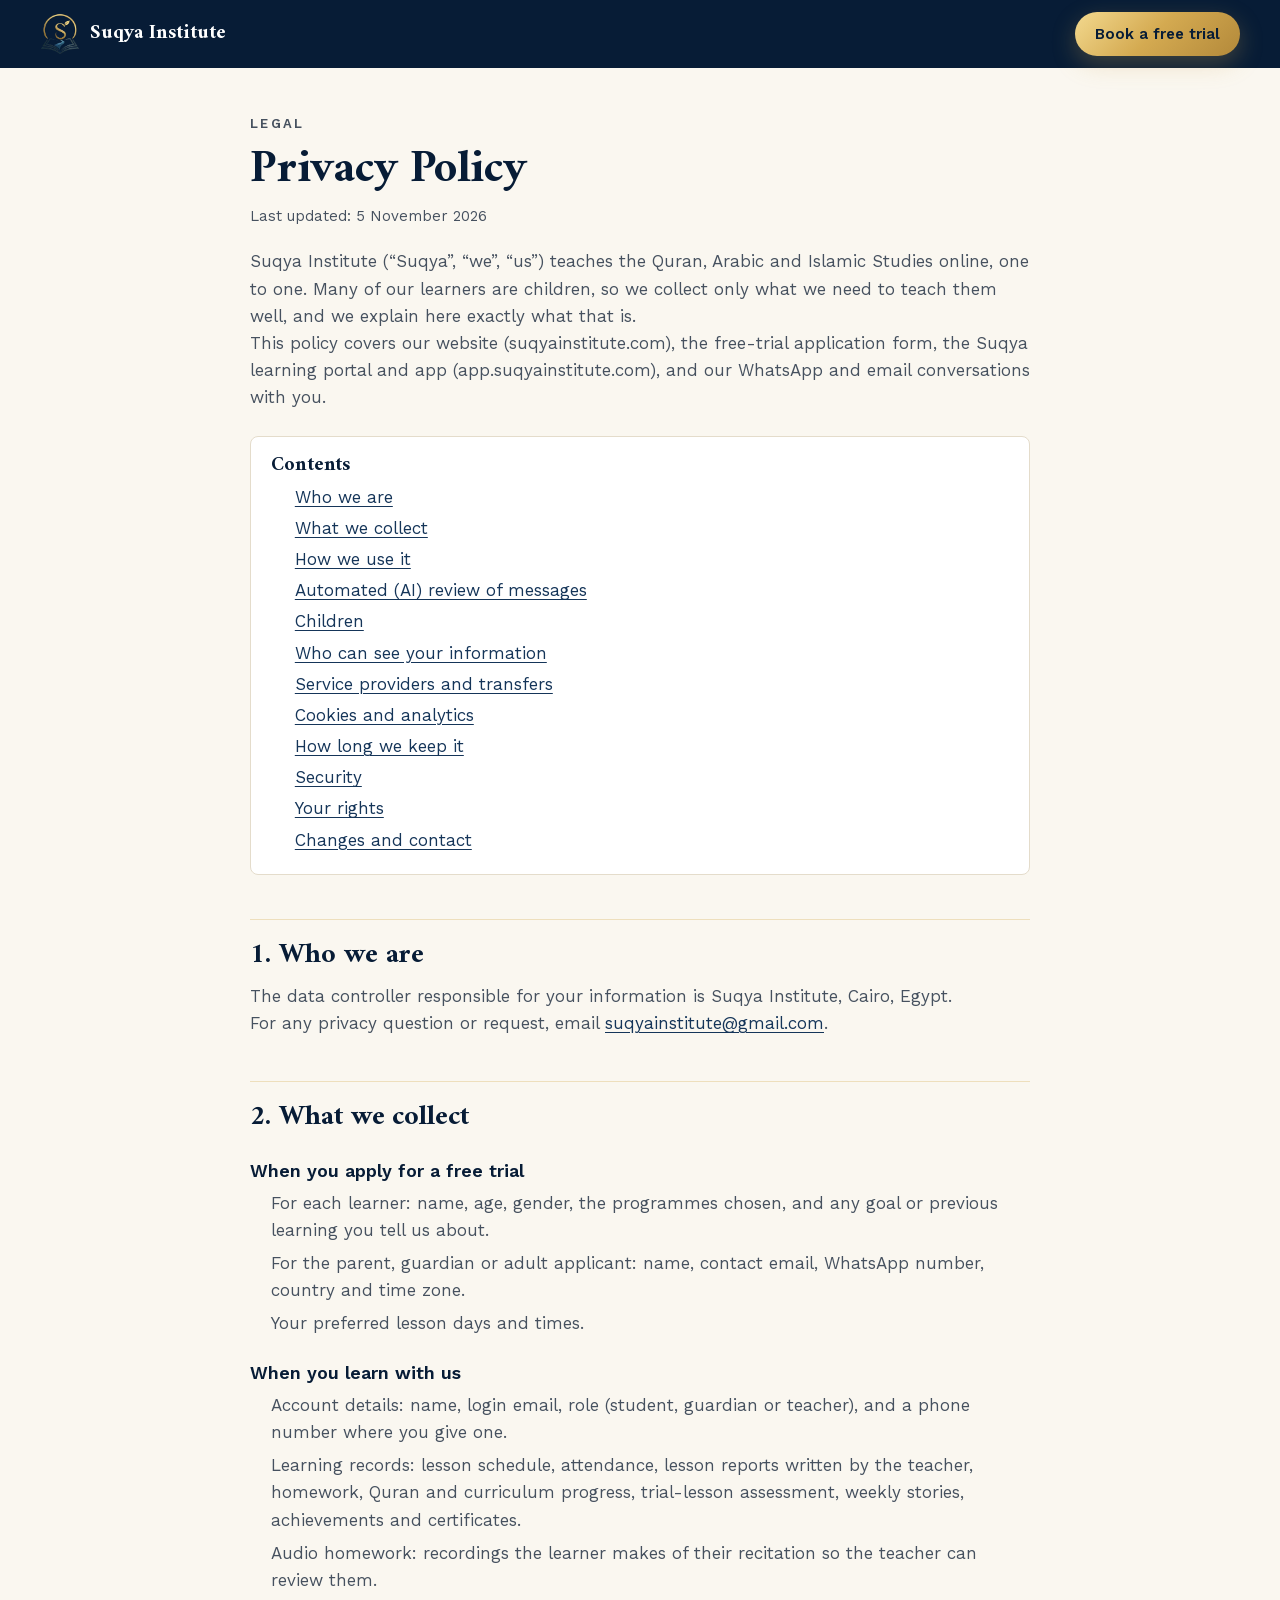
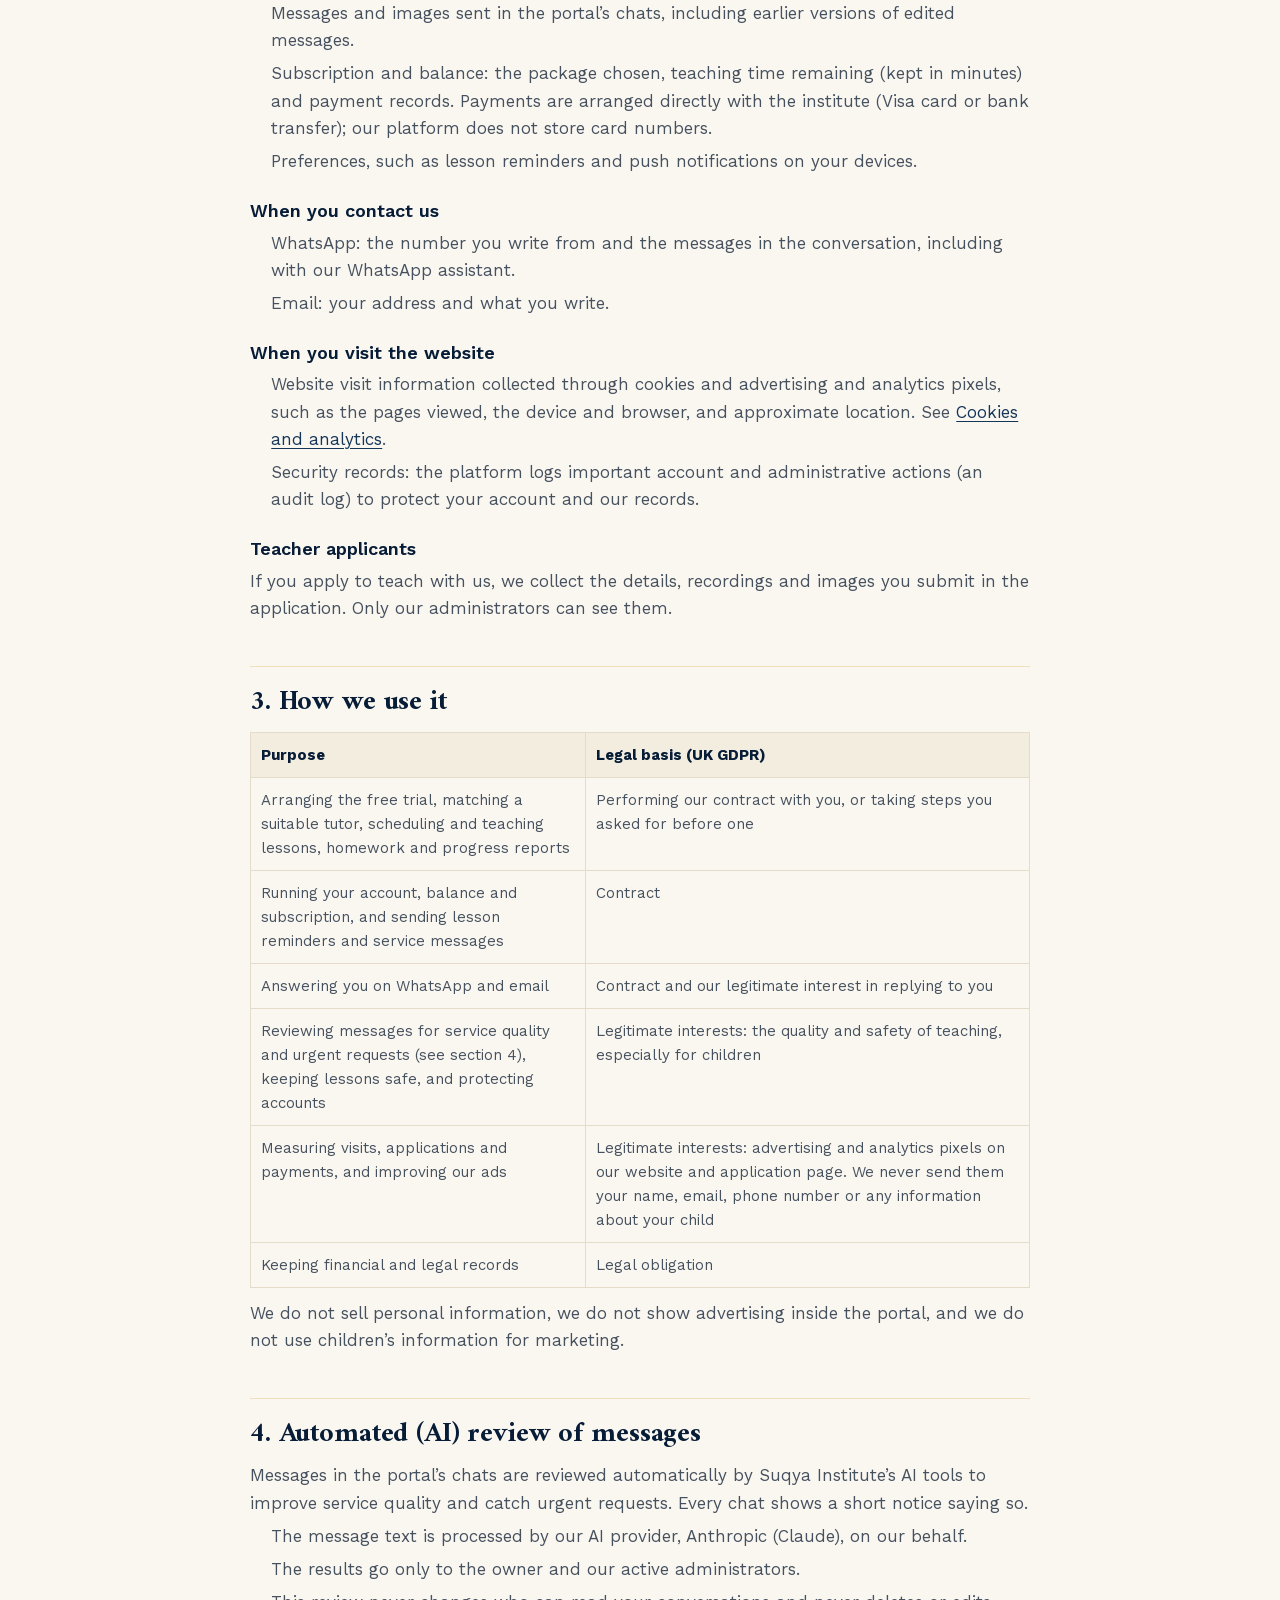
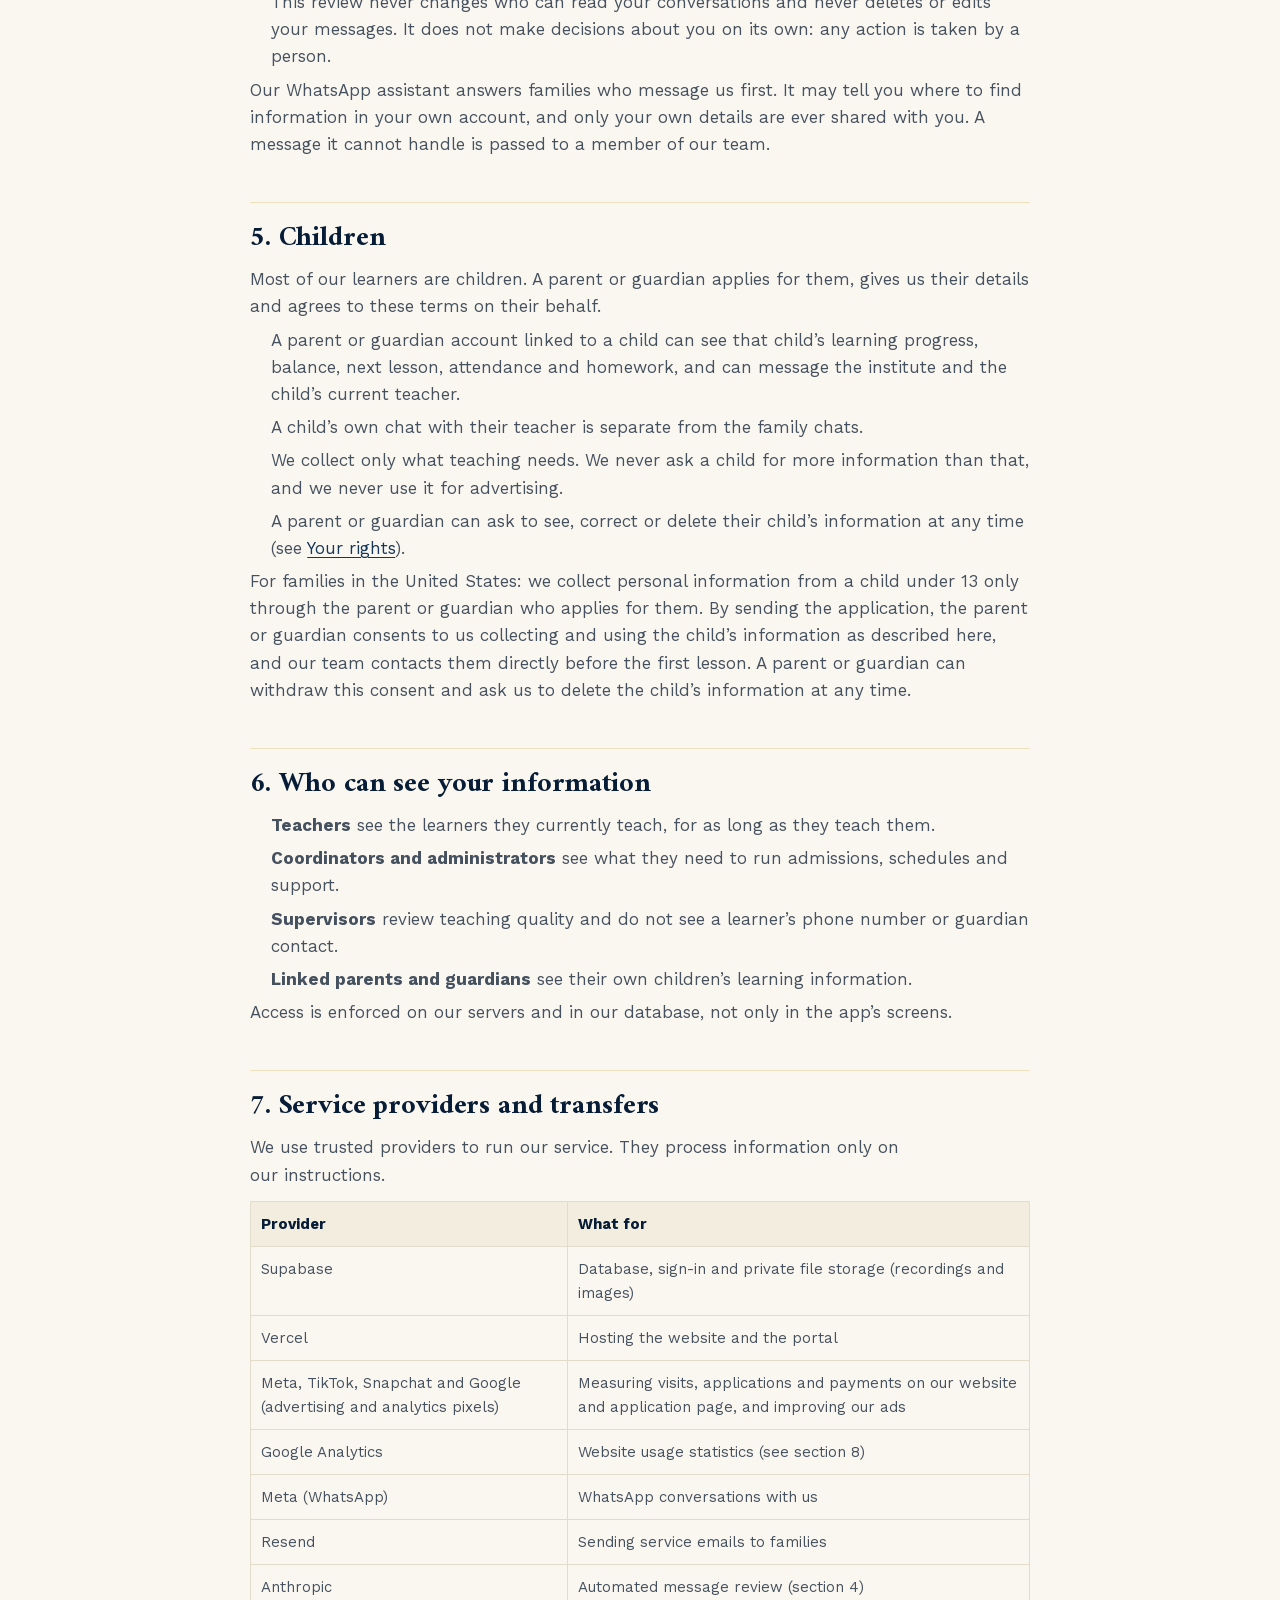
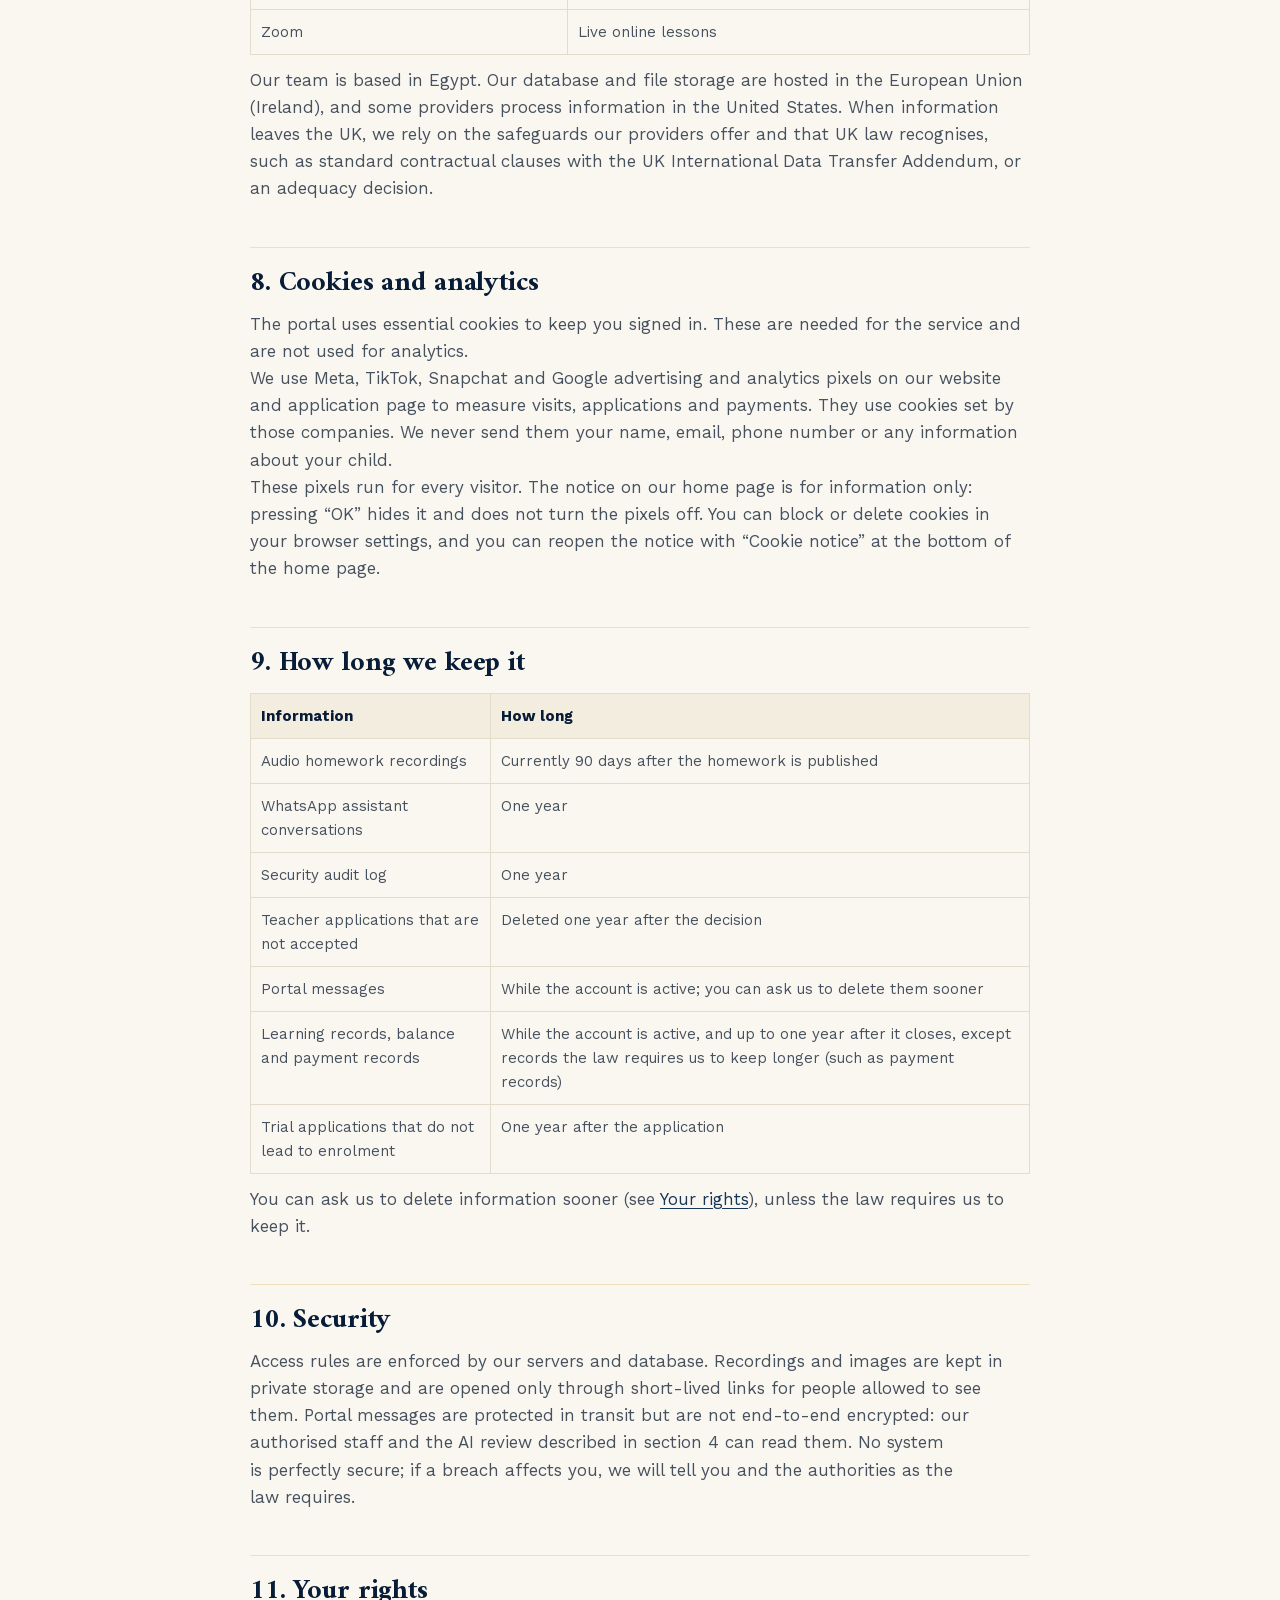
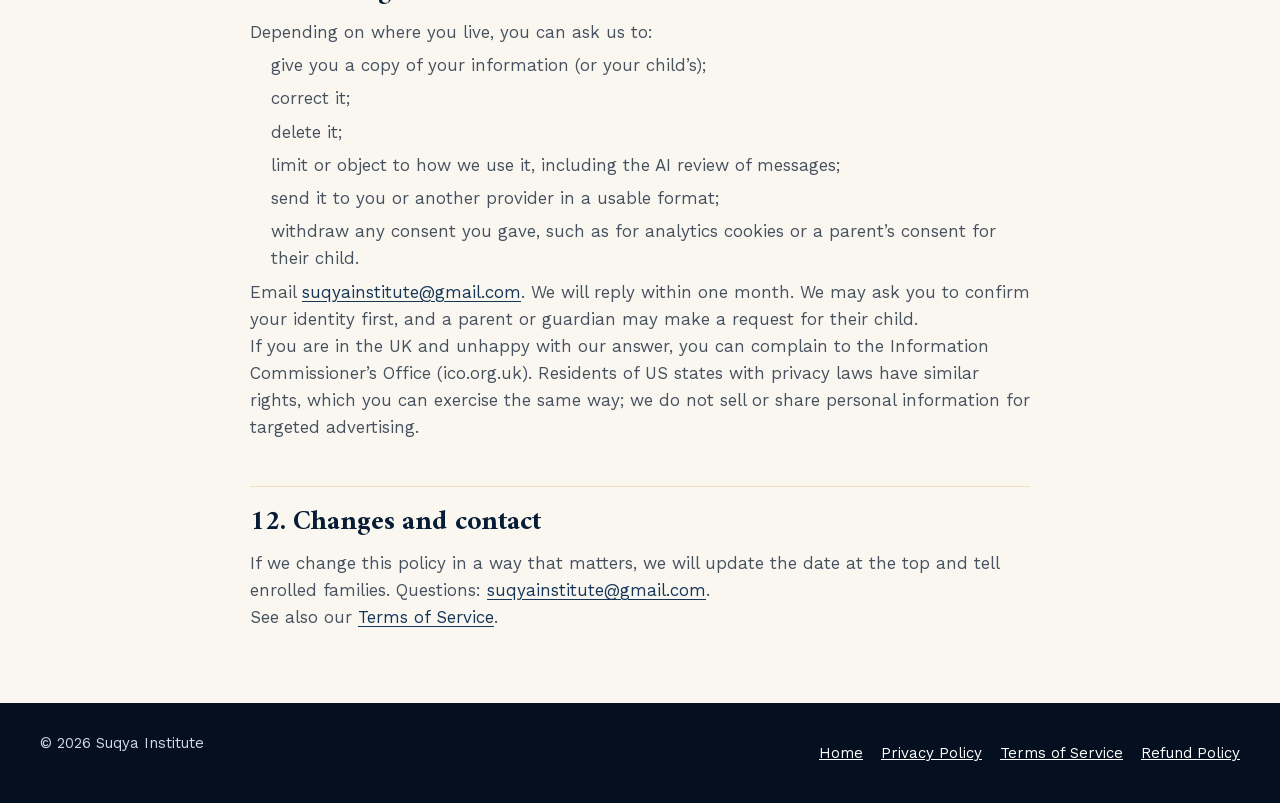
<file: privacy.html>
<!DOCTYPE html>
<html lang="en">
<head>
<meta charset="UTF-8">
<meta name="viewport" content="width=device-width, initial-scale=1.0">
<title>Privacy Policy — Suqya Institute</title>
<meta name="description" content="How Suqya Institute collects, uses, shares and protects the personal information of families, learners and teachers.">
<link rel="canonical" href="https://suqyainstitute.com/privacy">
<meta name="theme-color" content="#071c36">
<link rel="icon" href="/favicon.ico?v=20261105" sizes="48x48">
<link rel="icon" type="image/png" sizes="48x48" href="/favicon-48x48.png?v=20261105">
<link rel="icon" type="image/png" sizes="192x192" href="/favicon-192x192.png?v=20261105">
<link rel="apple-touch-icon" sizes="180x180" href="/apple-touch-icon.png?v=20261105">
<link rel="stylesheet" href="/assets/styles.4ee29c35.css">
<link rel="stylesheet" href="/assets/legal.a4aabdb8.css">
<script src="https://app.suqyainstitute.com/ad-pixels-loader.js" defer></script>
</head>
<body class="lg-body">
<a class="skip" href="#content">Skip to content</a>
<header class="lg-bar">
  <div class="lg-bar-in">
    <a href="/" class="lg-brand"><img src="/assets/logo-128.de85d0d7.webp" alt="" width="128" height="135" decoding="async"><strong>Suqya Institute</strong></a>
    <a href="/apply" class="btn btn-gold btn-sm">Book a free trial</a>
  </div>
</header>

<main id="content" class="lg-main">
  <p class="lg-eyebrow">Legal</p>
  <h1>Privacy Policy</h1>
  <p class="lg-meta">Last updated: 5 November 2026</p>

  <p>Suqya Institute (&ldquo;Suqya&rdquo;, &ldquo;we&rdquo;, &ldquo;us&rdquo;) teaches the Quran, Arabic and Islamic Studies online, one to one. Many of our learners are children, so we collect only what we need to teach them well, and we explain here exactly what that is.</p>
  <p>This policy covers our website (suqyainstitute.com), the free-trial application form, the Suqya learning portal and app (app.suqyainstitute.com), and our WhatsApp and email conversations with you.</p>

  <nav class="lg-toc" aria-labelledby="toc-title">
    <h2 id="toc-title">Contents</h2>
    <ol>
      <li><a href="#who">Who we are</a></li>
      <li><a href="#collect">What we collect</a></li>
      <li><a href="#use">How we use it</a></li>
      <li><a href="#ai">Automated (AI) review of messages</a></li>
      <li><a href="#children">Children</a></li>
      <li><a href="#access">Who can see your information</a></li>
      <li><a href="#providers">Service providers and transfers</a></li>
      <li><a href="#cookies">Cookies and analytics</a></li>
      <li><a href="#retention">How long we keep it</a></li>
      <li><a href="#security">Security</a></li>
      <li><a href="#rights">Your rights</a></li>
      <li><a href="#changes">Changes and contact</a></li>
    </ol>
  </nav>

  <h2 id="who">1. Who we are</h2>
  <p>The data controller responsible for your information is Suqya Institute, Cairo, Egypt.</p>
  <p>For any privacy question or request, email <a href="mailto:suqyainstitute@gmail.com">suqyainstitute@gmail.com</a>.</p>

  <h2 id="collect">2. What we collect</h2>
  <h3>When you apply for a free trial</h3>
  <ul>
    <li>For each learner: name, age, gender, the programmes chosen, and any goal or previous learning you tell us about.</li>
    <li>For the parent, guardian or adult applicant: name, contact email, WhatsApp number, country and time zone.</li>
    <li>Your preferred lesson days and times.</li>
  </ul>
  <h3>When you learn with us</h3>
  <ul>
    <li>Account details: name, login email, role (student, guardian or teacher), and a phone number where you give one.</li>
    <li>Learning records: lesson schedule, attendance, lesson reports written by the teacher, homework, Quran and curriculum progress, trial-lesson assessment, weekly stories, achievements and certificates.</li>
    <li>Audio homework: recordings the learner makes of their recitation so the teacher can review them.</li>
    <li>Messages and images sent in the portal&rsquo;s chats, including earlier versions of edited messages.</li>
    <li>Subscription and balance: the package chosen, teaching time remaining (kept in minutes) and payment records. Payments are arranged directly with the institute (Visa card or bank transfer); our platform does not store card numbers.</li>
    <li>Preferences, such as lesson reminders and push notifications on your devices.</li>
  </ul>
  <h3>When you contact us</h3>
  <ul>
    <li>WhatsApp: the number you write from and the messages in the conversation, including with our WhatsApp assistant.</li>
    <li>Email: your address and what you write.</li>
  </ul>
  <h3>When you visit the website</h3>
  <ul>
    <li>Website visit information collected through cookies and advertising and analytics pixels, such as the pages viewed, the device and browser, and approximate location. See <a href="#cookies">Cookies and analytics</a>.</li>
    <li>Security records: the platform logs important account and administrative actions (an audit log) to protect your account and our records.</li>
  </ul>
  <h3>Teacher applicants</h3>
  <p>If you apply to teach with us, we collect the details, recordings and images you submit in the application. Only our administrators can see them.</p>

  <h2 id="use">3. How we use it</h2>
  <table class="lg-table">
    <thead><tr><th scope="col">Purpose</th><th scope="col">Legal basis (UK GDPR)</th></tr></thead>
    <tbody>
      <tr><td>Arranging the free trial, matching a suitable tutor, scheduling and teaching lessons, homework and progress reports</td><td>Performing our contract with you, or taking steps you asked for before one</td></tr>
      <tr><td>Running your account, balance and subscription, and sending lesson reminders and service messages</td><td>Contract</td></tr>
      <tr><td>Answering you on WhatsApp and email</td><td>Contract and our legitimate interest in replying to you</td></tr>
      <tr><td>Reviewing messages for service quality and urgent requests (see section 4), keeping lessons safe, and protecting accounts</td><td>Legitimate interests: the quality and safety of teaching, especially for children</td></tr>
      <tr><td>Measuring visits, applications and payments, and improving our ads</td><td>Legitimate interests: advertising and analytics pixels on our website and application page. We never send them your name, email, phone number or any information about your child</td></tr>
      <tr><td>Keeping financial and legal records</td><td>Legal obligation</td></tr>
    </tbody>
  </table>
  <p>We do not sell personal information, we do not show advertising inside the portal, and we do not use children&rsquo;s information for marketing.</p>

  <h2 id="ai">4. Automated (AI) review of messages</h2>
  <p>Messages in the portal&rsquo;s chats are reviewed automatically by Suqya Institute&rsquo;s AI tools to improve service quality and catch urgent requests. Every chat shows a short notice saying so.</p>
  <ul>
    <li>The message text is processed by our AI provider, Anthropic (Claude), on our behalf.</li>
    <li>The results go only to the owner and our active administrators.</li>
    <li>This review never changes who can read your conversations and never deletes or edits your messages. It does not make decisions about you on its own: any action is taken by a person.</li>
  </ul>
  <p>Our WhatsApp assistant answers families who message us first. It may tell you where to find information in your own account, and only your own details are ever shared with you. A message it cannot handle is passed to a member of our team.</p>

  <h2 id="children">5. Children</h2>
  <p>Most of our learners are children. A parent or guardian applies for them, gives us their details and agrees to these terms on their behalf.</p>
  <ul>
    <li>A parent or guardian account linked to a child can see that child&rsquo;s learning progress, balance, next lesson, attendance and homework, and can message the institute and the child&rsquo;s current teacher.</li>
    <li>A child&rsquo;s own chat with their teacher is separate from the family chats.</li>
    <li>We collect only what teaching needs. We never ask a child for more information than that, and we never use it for advertising.</li>
    <li>A parent or guardian can ask to see, correct or delete their child&rsquo;s information at any time (see <a href="#rights">Your rights</a>).</li>
  </ul>
  <p>For families in the United States: we collect personal information from a child under 13 only through the parent or guardian who applies for them. By sending the application, the parent or guardian consents to us collecting and using the child&rsquo;s information as described here, and our team contacts them directly before the first lesson. A parent or guardian can withdraw this consent and ask us to delete the child&rsquo;s information at any time.</p>

  <h2 id="access">6. Who can see your information</h2>
  <ul>
    <li><strong>Teachers</strong> see the learners they currently teach, for as long as they teach them.</li>
    <li><strong>Coordinators and administrators</strong> see what they need to run admissions, schedules and support.</li>
    <li><strong>Supervisors</strong> review teaching quality and do not see a learner&rsquo;s phone number or guardian contact.</li>
    <li><strong>Linked parents and guardians</strong> see their own children&rsquo;s learning information.</li>
  </ul>
  <p>Access is enforced on our servers and in our database, not only in the app&rsquo;s screens.</p>

  <h2 id="providers">7. Service providers and transfers</h2>
  <p>We use trusted providers to run our service. They process information only on our instructions.</p>
  <table class="lg-table">
    <thead><tr><th scope="col">Provider</th><th scope="col">What for</th></tr></thead>
    <tbody>
      <tr><td>Supabase</td><td>Database, sign-in and private file storage (recordings and images)</td></tr>
      <tr><td>Vercel</td><td>Hosting the website and the portal</td></tr>
      <tr><td>Meta, TikTok, Snapchat and Google (advertising and analytics pixels)</td><td>Measuring visits, applications and payments on our website and application page, and improving our ads</td></tr>
      <tr><td>Google Analytics</td><td>Website usage statistics (see section 8)</td></tr>
      <tr><td>Meta (WhatsApp)</td><td>WhatsApp conversations with us</td></tr>
      <tr><td>Resend</td><td>Sending service emails to families</td></tr>
      <tr><td>Anthropic</td><td>Automated message review (section 4)</td></tr>
      <tr><td>Zoom</td><td>Live online lessons</td></tr>
    </tbody>
  </table>
  <p>Our team is based in Egypt. Our database and file storage are hosted in the European Union (Ireland), and some providers process information in the United States. When information leaves the UK, we rely on the safeguards our providers offer and that UK law recognises, such as standard contractual clauses with the UK International Data Transfer Addendum, or an adequacy decision.</p>

  <h2 id="cookies">8. Cookies and analytics</h2>
  <p>The portal uses essential cookies to keep you signed in. These are needed for the service and are not used for analytics.</p>
  <p>We use Meta, TikTok, Snapchat and Google advertising and analytics pixels on our website and application page to measure visits, applications and payments. They use cookies set by those companies. We never send them your name, email, phone number or any information about your child.</p>
  <p>These pixels run for every visitor. The notice on our home page is for information only: pressing &ldquo;OK&rdquo; hides it and does not turn the pixels off. You can block or delete cookies in your browser settings, and you can reopen the notice with &ldquo;Cookie notice&rdquo; at the bottom of the home page.</p>

  <h2 id="retention">9. How long we keep it</h2>
  <table class="lg-table">
    <thead><tr><th scope="col">Information</th><th scope="col">How long</th></tr></thead>
    <tbody>
      <tr><td>Audio homework recordings</td><td>Currently 90 days after the homework is published</td></tr>
      <tr><td>WhatsApp assistant conversations</td><td>One year</td></tr>
      <tr><td>Security audit log</td><td>One year</td></tr>
      <tr><td>Teacher applications that are not accepted</td><td>Deleted one year after the decision</td></tr>
      <tr><td>Portal messages</td><td>While the account is active; you can ask us to delete them sooner</td></tr>
      <tr><td>Learning records, balance and payment records</td><td>While the account is active, and up to one year after it closes, except records the law requires us to keep longer (such as payment records)</td></tr>
      <tr><td>Trial applications that do not lead to enrolment</td><td>One year after the application</td></tr>
    </tbody>
  </table>
  <p>You can ask us to delete information sooner (see <a href="#rights">Your rights</a>), unless the law requires us to keep it.</p>

  <h2 id="security">10. Security</h2>
  <p>Access rules are enforced by our servers and database. Recordings and images are kept in private storage and are opened only through short-lived links for people allowed to see them. Portal messages are protected in transit but are not end-to-end encrypted: our authorised staff and the AI review described in section 4 can read them. No system is perfectly secure; if a breach affects you, we will tell you and the authorities as the law requires.</p>

  <h2 id="rights">11. Your rights</h2>
  <p>Depending on where you live, you can ask us to:</p>
  <ul>
    <li>give you a copy of your information (or your child&rsquo;s);</li>
    <li>correct it;</li>
    <li>delete it;</li>
    <li>limit or object to how we use it, including the AI review of messages;</li>
    <li>send it to you or another provider in a usable format;</li>
    <li>withdraw any consent you gave, such as for analytics cookies or a parent&rsquo;s consent for their child.</li>
  </ul>
  <p>Email <a href="mailto:suqyainstitute@gmail.com">suqyainstitute@gmail.com</a>. We will reply within one month. We may ask you to confirm your identity first, and a parent or guardian may make a request for their child.</p>
  <p>If you are in the UK and unhappy with our answer, you can complain to the Information Commissioner&rsquo;s Office (ico.org.uk). Residents of US states with privacy laws have similar rights, which you can exercise the same way; we do not sell or share personal information for targeted advertising.</p>

  <h2 id="changes">12. Changes and contact</h2>
  <p>If we change this policy in a way that matters, we will update the date at the top and tell enrolled families. Questions: <a href="mailto:suqyainstitute@gmail.com">suqyainstitute@gmail.com</a>.</p>
  <p>See also our <a href="/terms">Terms of Service</a>.</p>
</main>

<footer class="lg-foot">
  <div class="lg-foot-in">
    <span>&copy; 2026 Suqya Institute</span>
    <nav aria-label="Legal">
      <a href="/">Home</a>
      <a href="/privacy" aria-current="page">Privacy Policy</a>
      <a href="/terms">Terms of Service</a>
      <a href="/refund-policy">Refund Policy</a>
    </nav>
  </div>
</footer>
</body>
</html>
</file>
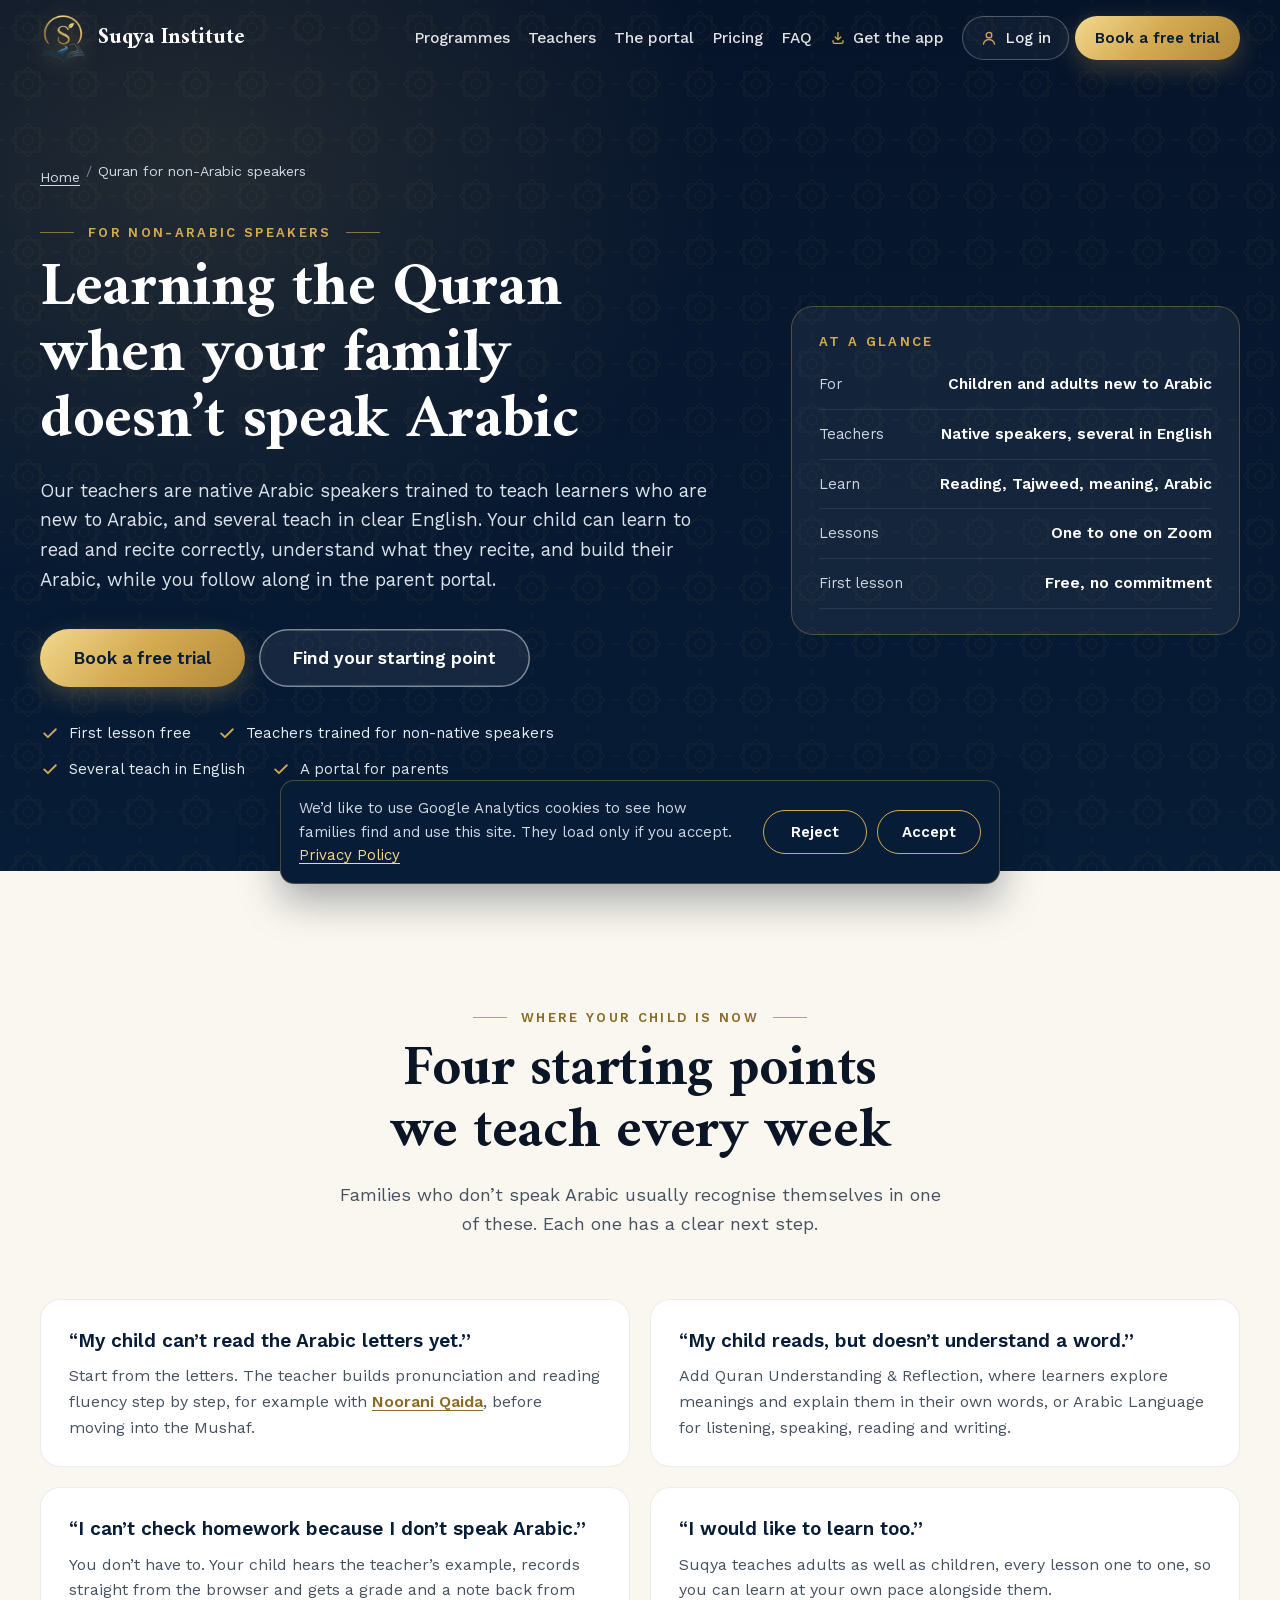
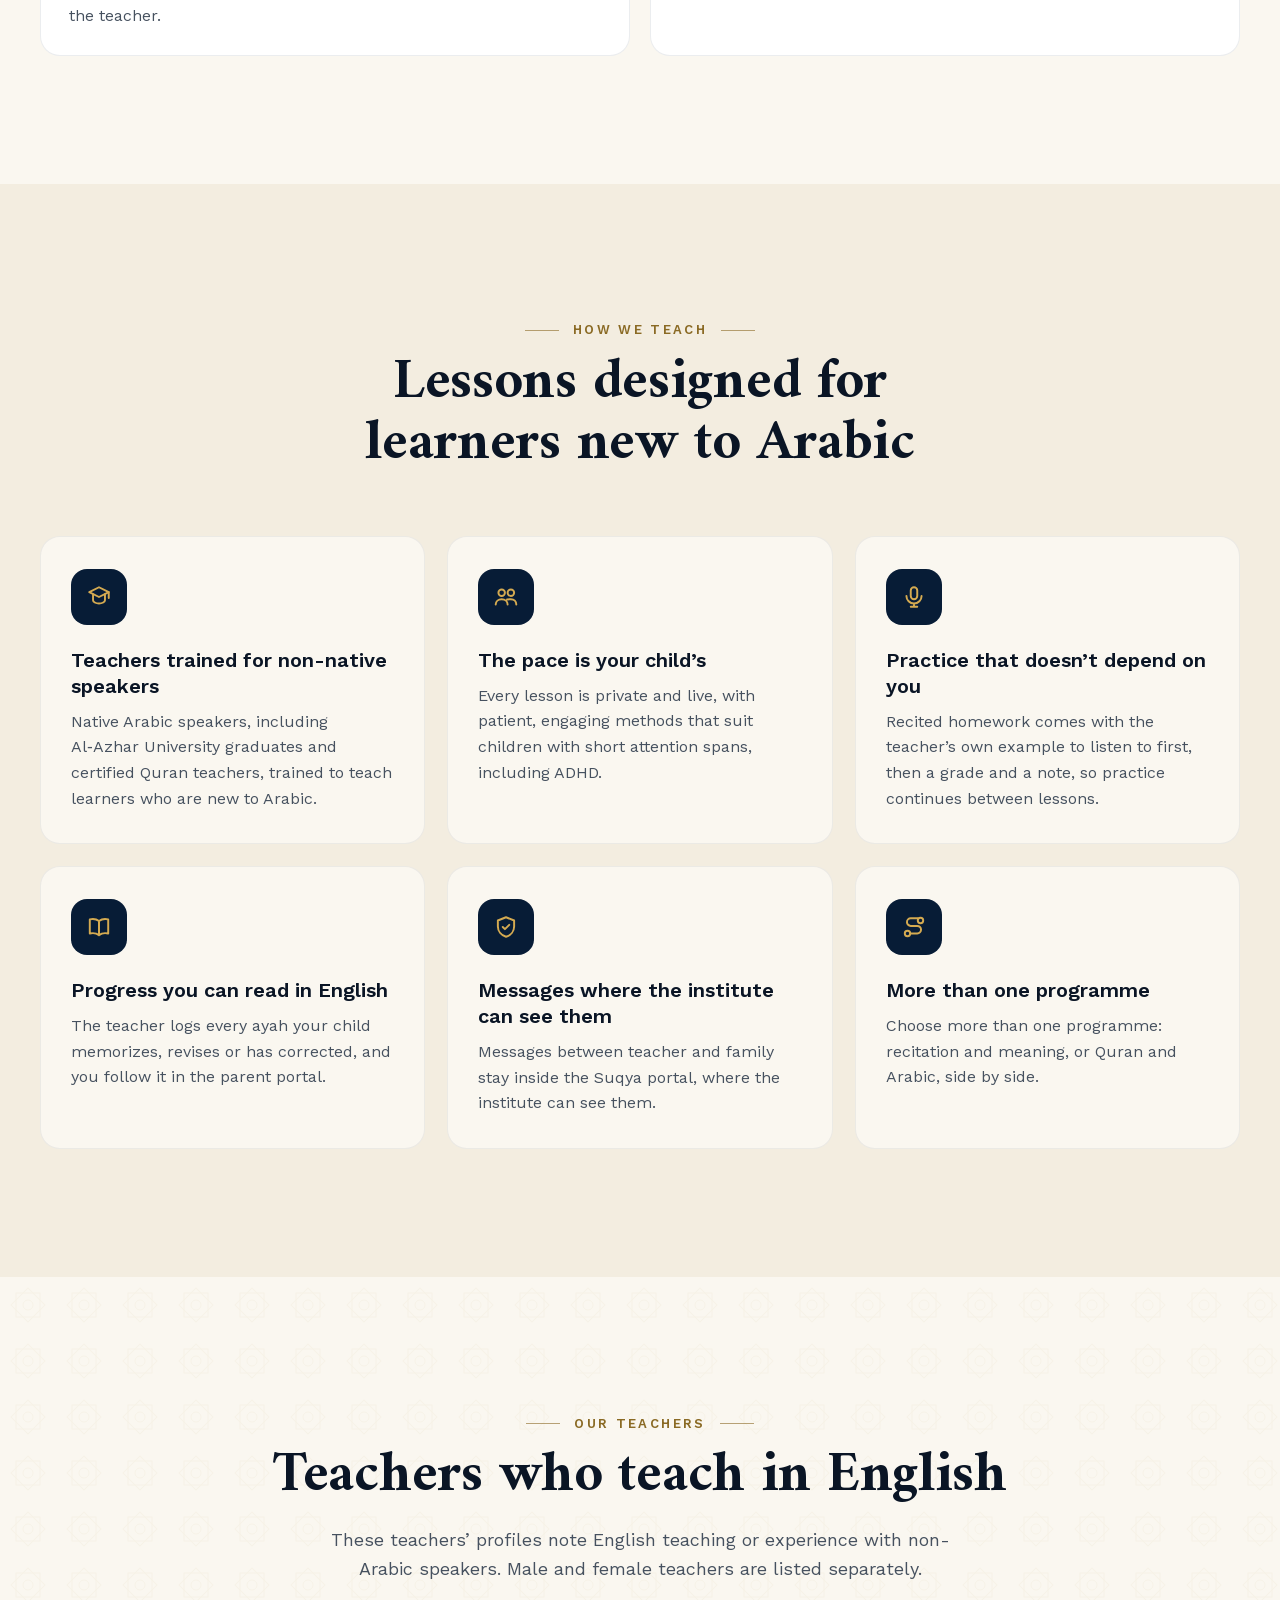
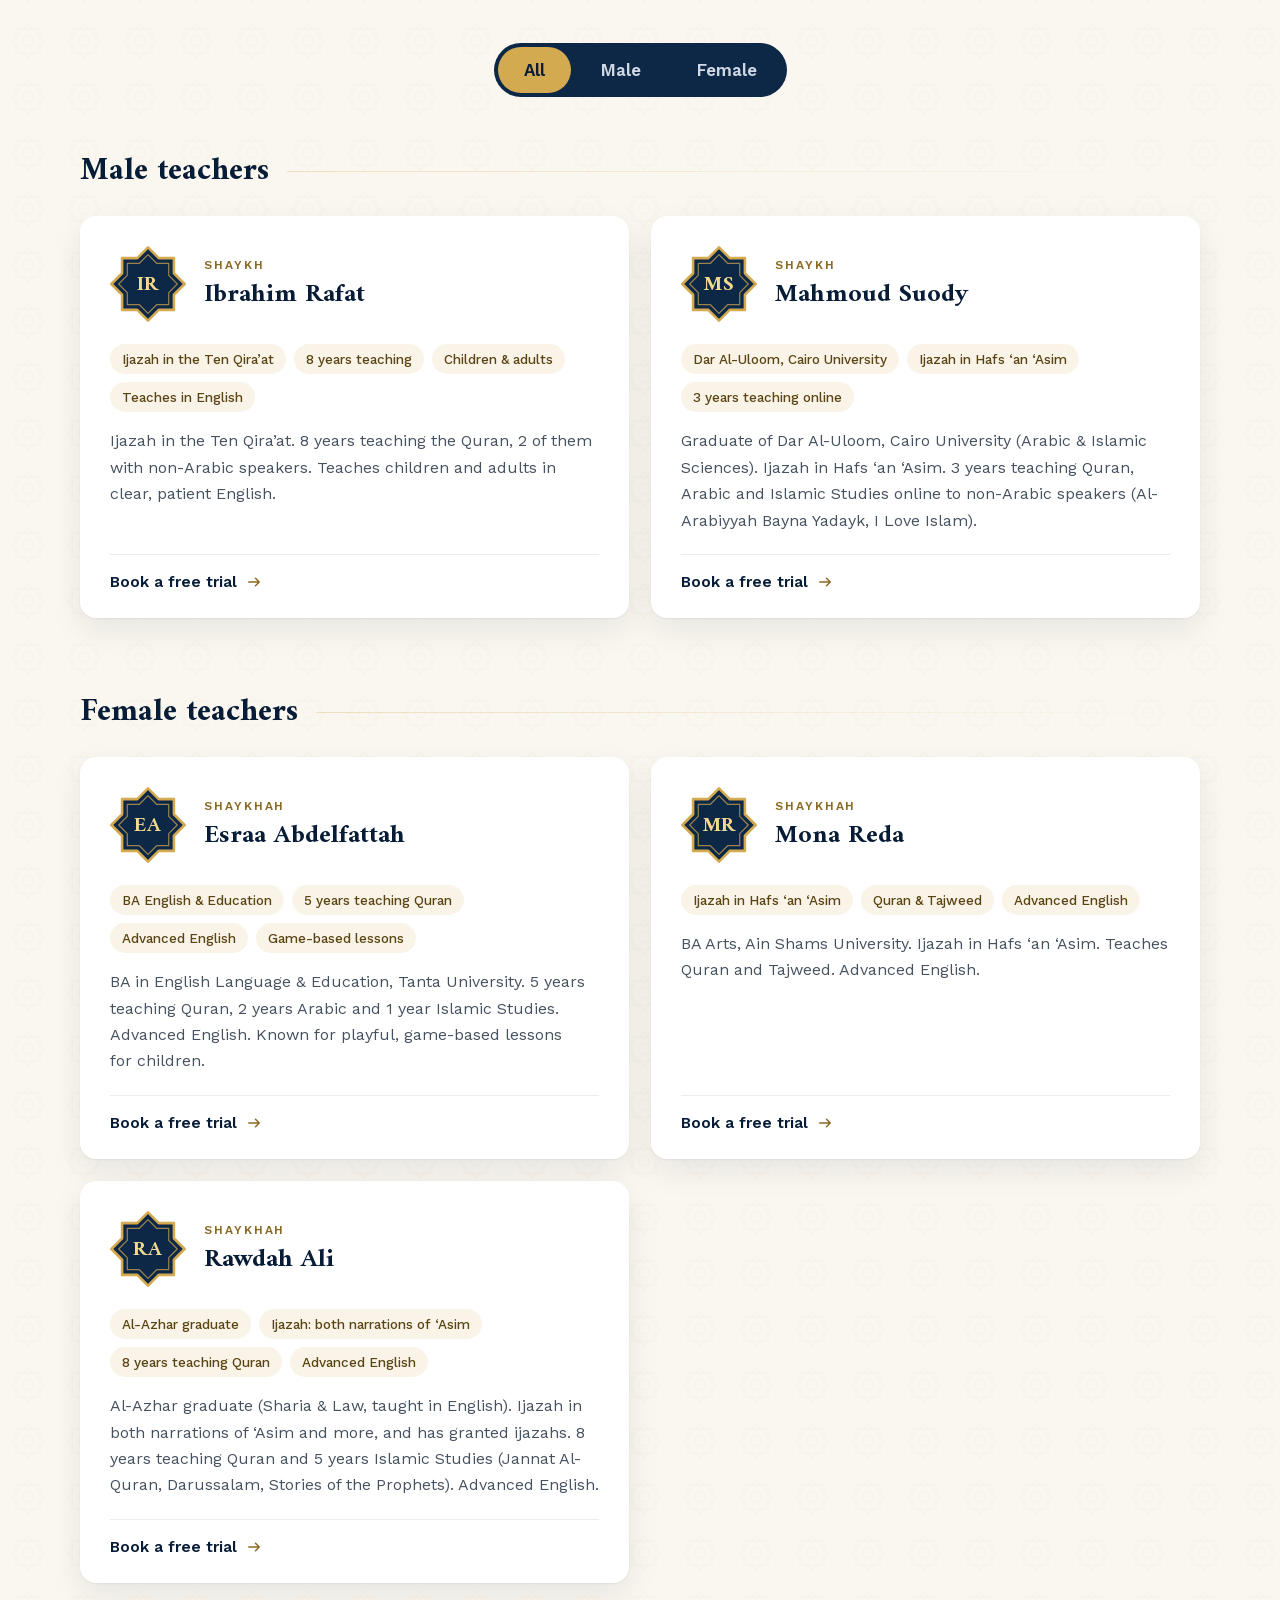
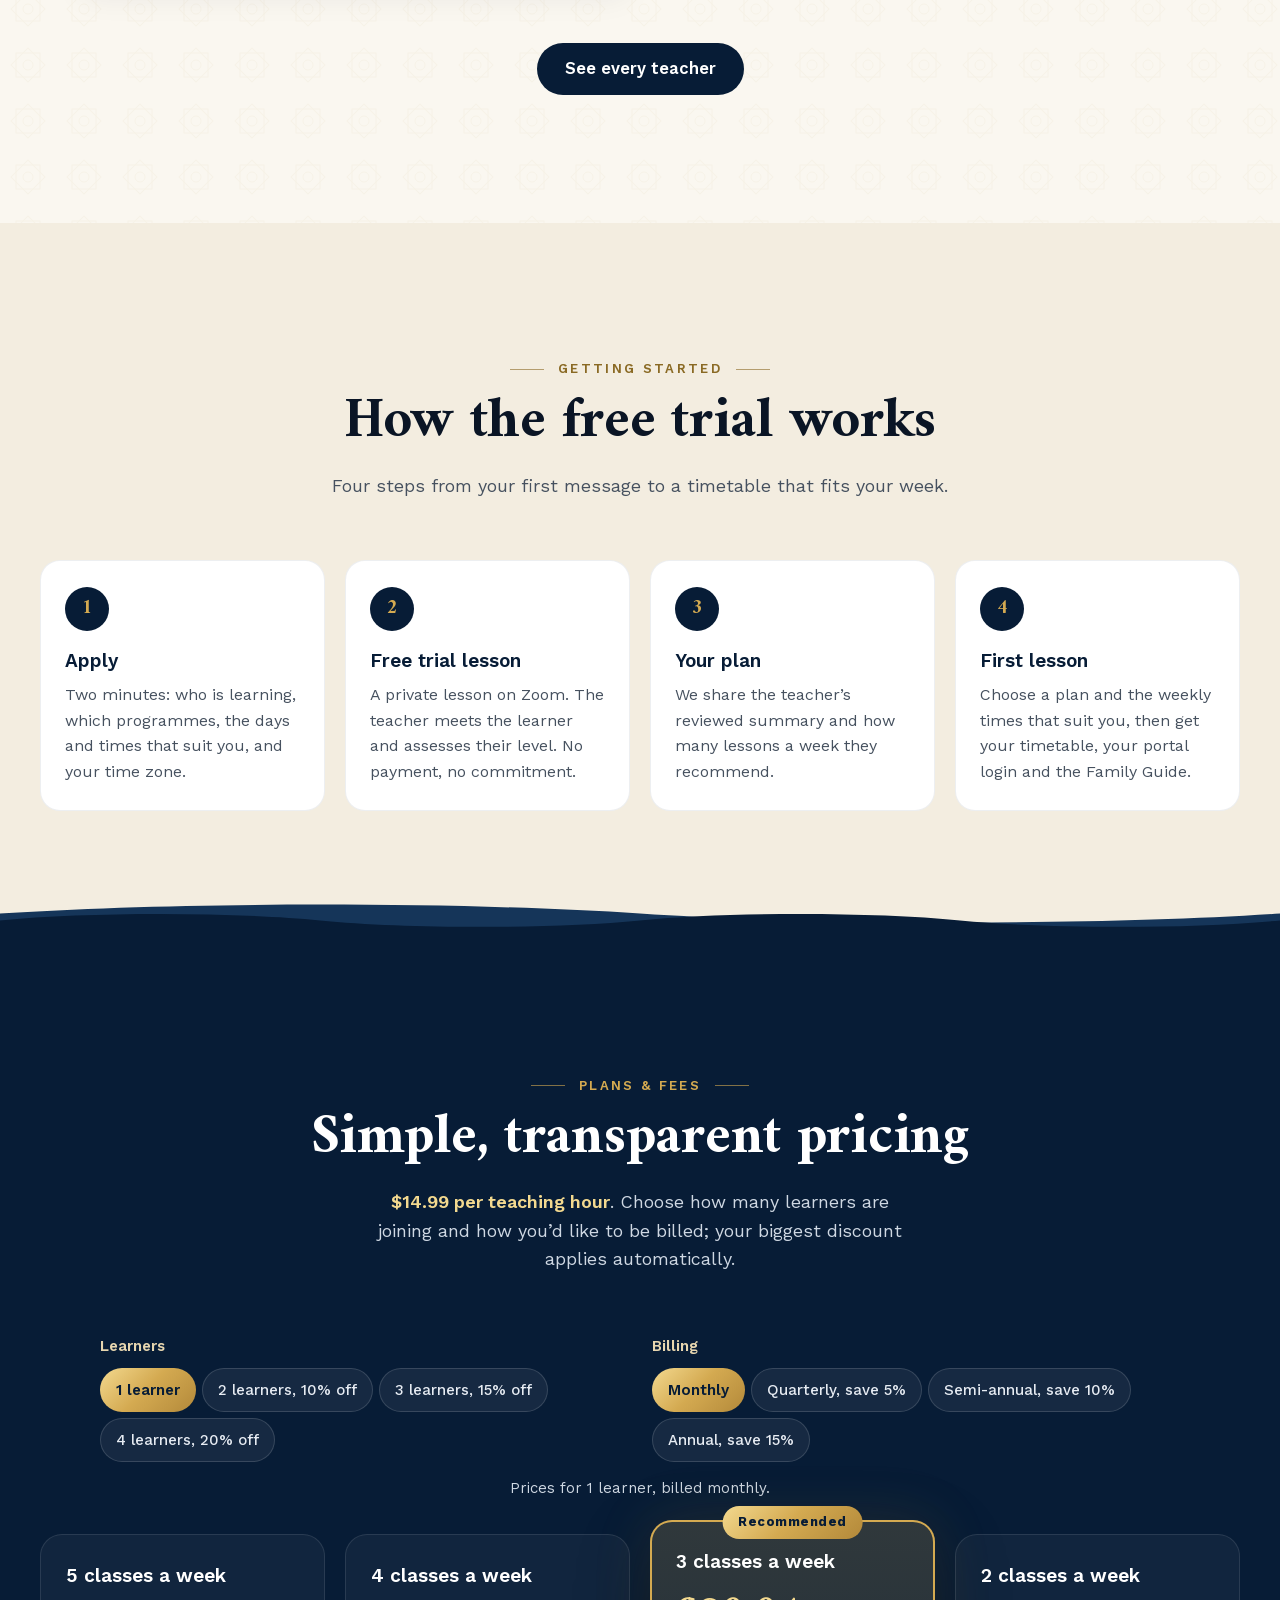
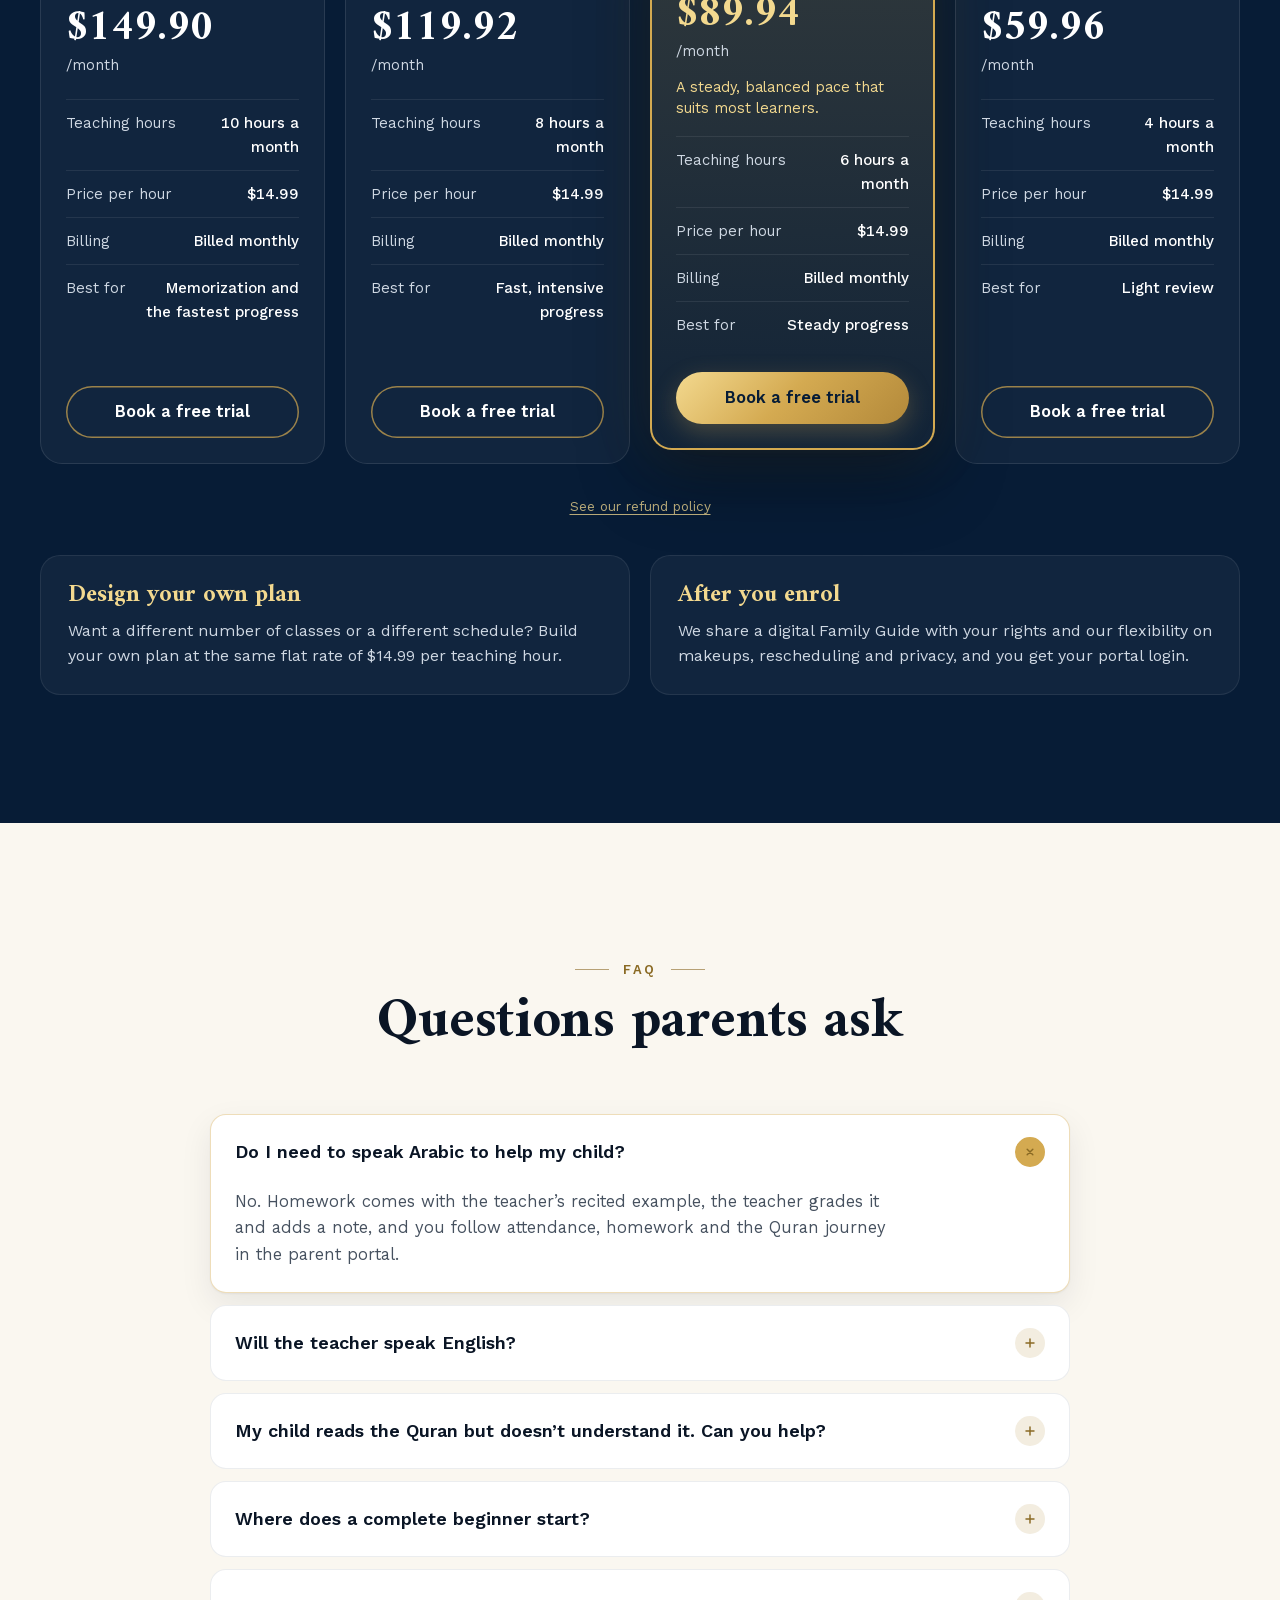
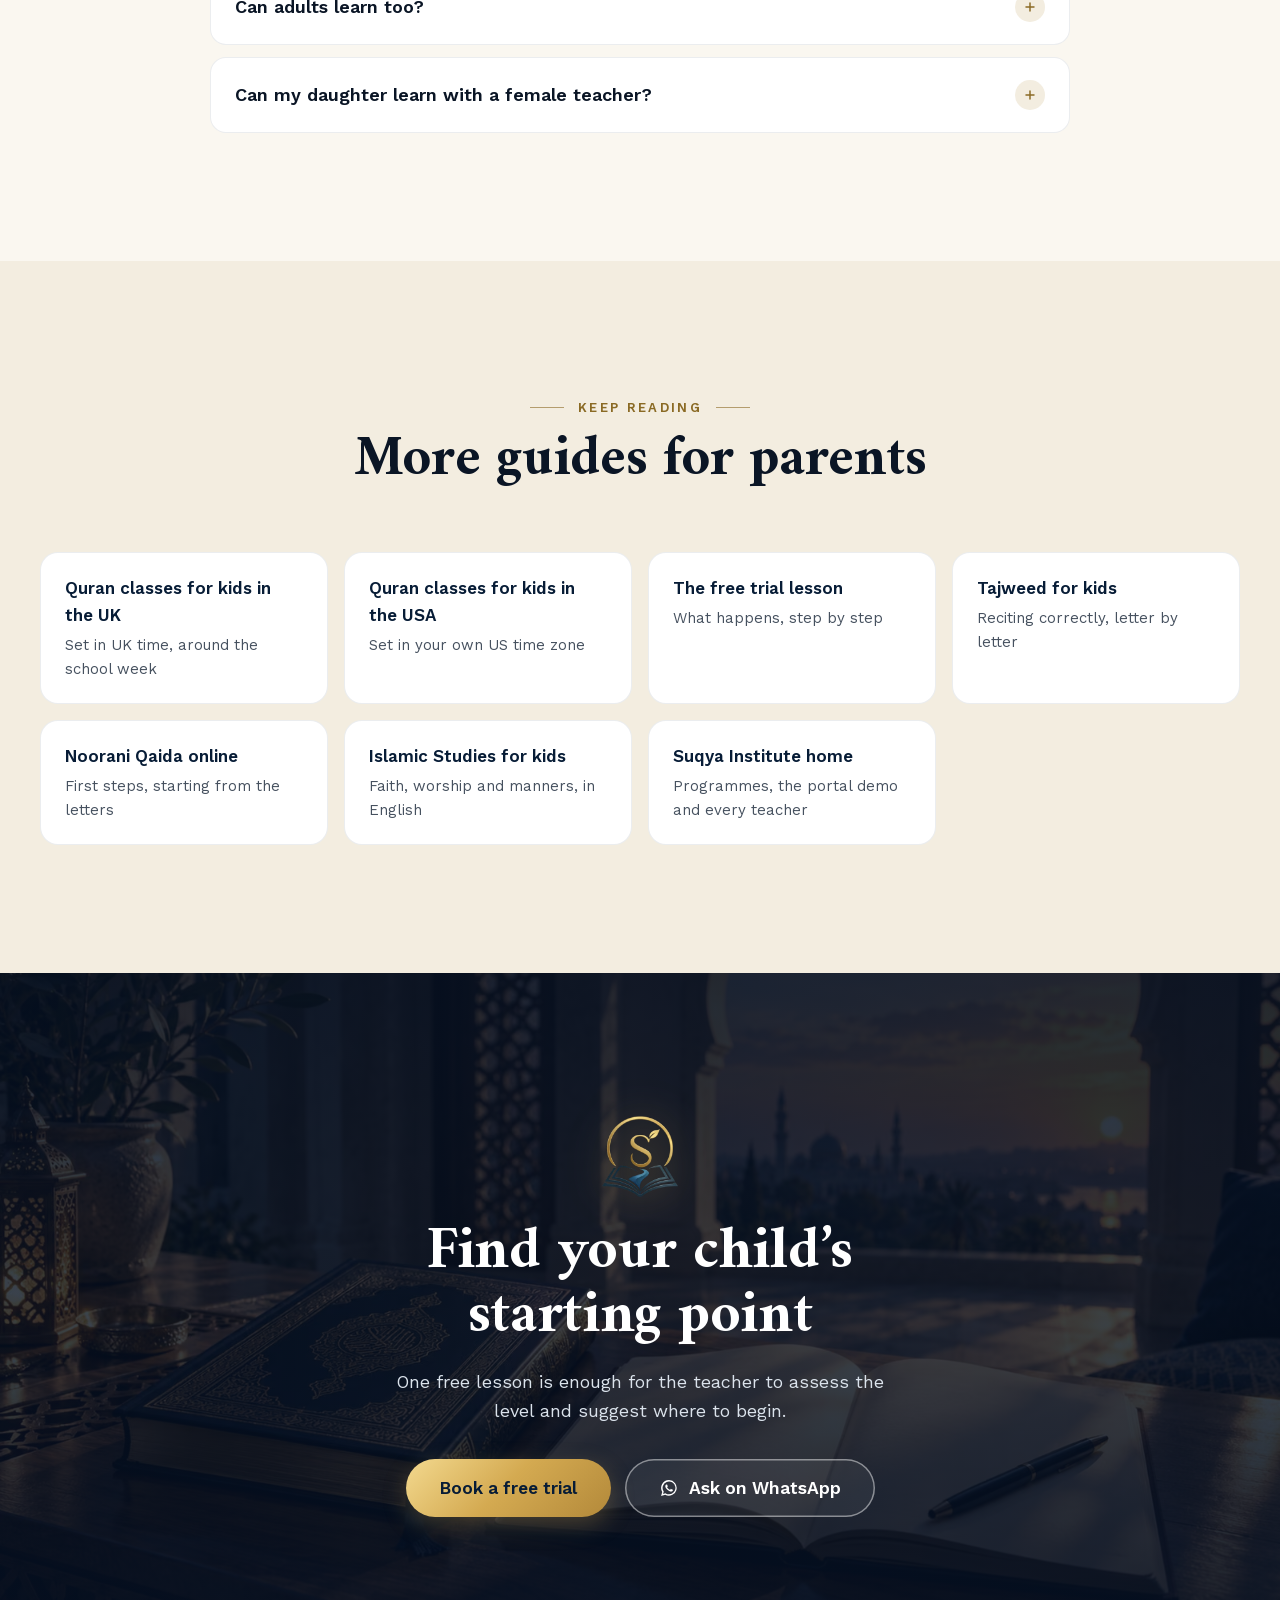
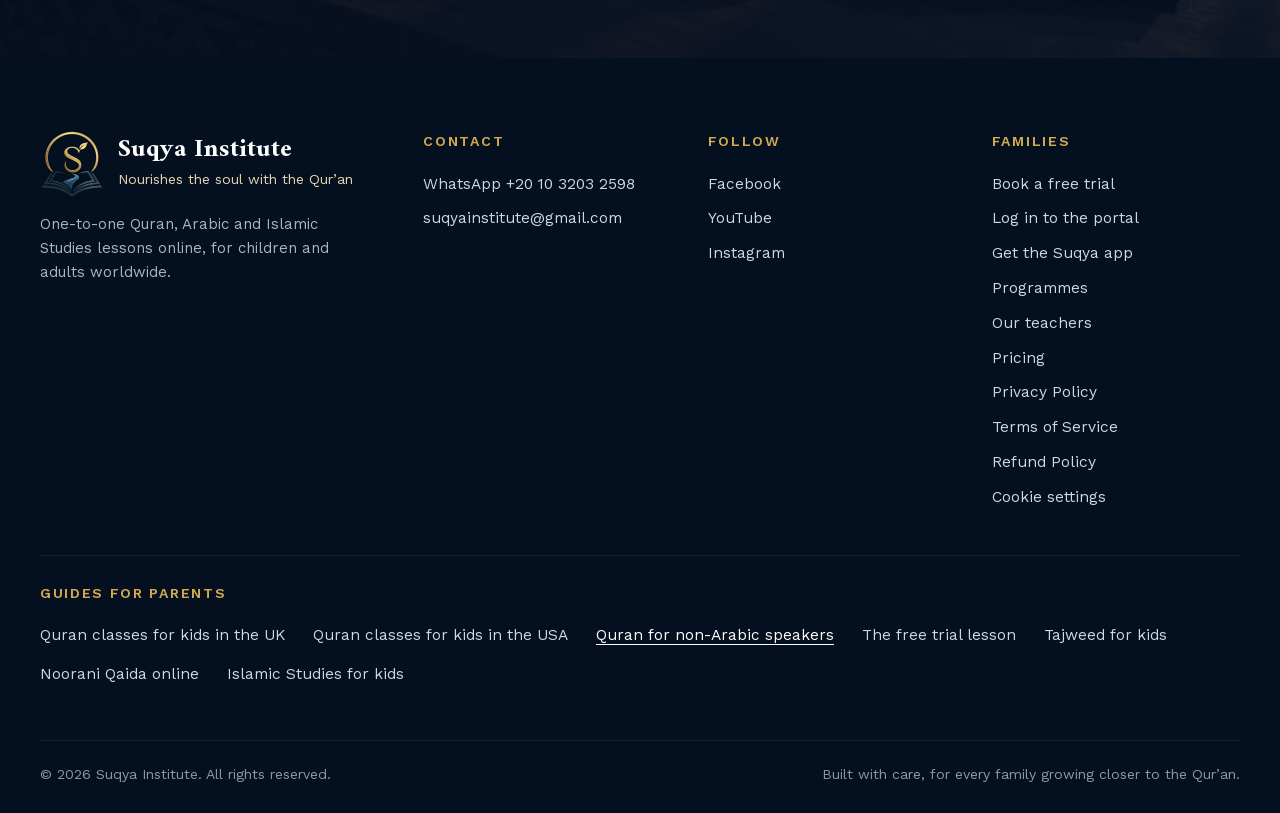
<file: quran-for-non-arabic-speakers.html>
<!DOCTYPE html>
<html lang="en">
<head>
<meta charset="UTF-8">
<meta name="viewport" content="width=device-width, initial-scale=1.0">

<title>Learn Quran as a Non-Arabic Speaker, One to One | Suqya</title>
<meta name="description" content="One-to-one Quran lessons for children and adults who don’t speak Arabic: reading, Tajweed, meaning and Arabic, with teachers trained for non-native speakers. First lesson free.">
<link rel="canonical" href="https://suqyainstitute.com/quran-for-non-arabic-speakers">

<meta property="og:type" content="website">
<meta property="og:site_name" content="Suqya Institute">
<meta property="og:title" content="Learning the Quran when your family doesn’t speak Arabic">
<meta property="og:description" content="One-to-one Quran lessons for children and adults who don’t speak Arabic: reading, Tajweed, meaning and Arabic, with teachers trained for non-native speakers. First lesson free.">
<meta property="og:url" content="https://suqyainstitute.com/quran-for-non-arabic-speakers">
<meta property="og:image" content="https://suqyainstitute.com/assets/og-cover.f19bcbfd.jpg">
<meta property="og:image:type" content="image/jpeg">
<meta property="og:image:width" content="1200">
<meta property="og:image:height" content="630">
<meta property="og:image:alt" content="Suqya Institute: learn Quran and Arabic online, one to one. A boy smiles at his teacher during an online lesson.">
<meta property="og:locale" content="en_US">

<meta name="twitter:card" content="summary_large_image">
<meta name="twitter:title" content="Learning the Quran when your family doesn’t speak Arabic">
<meta name="twitter:description" content="One-to-one Quran lessons for children and adults who don’t speak Arabic: reading, Tajweed, meaning and Arabic, with teachers trained for non-native speakers. First lesson free.">
<meta name="twitter:image" content="https://suqyainstitute.com/assets/og-cover.f19bcbfd.jpg">
<meta name="twitter:image:alt" content="Suqya Institute: learn Quran and Arabic online, one to one.">

<meta name="theme-color" content="#071c36">
<link rel="icon" href="/favicon.ico?v=20261105" sizes="48x48">
<link rel="icon" type="image/png" sizes="48x48" href="/favicon-48x48.png?v=20261105">
<link rel="icon" type="image/png" sizes="96x96" href="/favicon-96x96.png?v=20261105">
<link rel="icon" type="image/png" sizes="192x192" href="/favicon-192x192.png?v=20261105">
<link rel="apple-touch-icon" sizes="180x180" href="/apple-touch-icon.png?v=20261105">
<link rel="manifest" href="/site.webmanifest">

<script type="application/ld+json">
{
  "@context": "https://schema.org",
  "@type": "WebPage",
  "name": "Learn Quran as a Non-Arabic Speaker, One to One | Suqya",
  "url": "https://suqyainstitute.com/quran-for-non-arabic-speakers",
  "description": "One-to-one Quran lessons for children and adults who don’t speak Arabic: reading, Tajweed, meaning and Arabic, with teachers trained for non-native speakers. First lesson free.",
  "inLanguage": "en",
  "isPartOf": {
    "@type": "WebSite",
    "name": "Suqya Institute",
    "url": "https://suqyainstitute.com/"
  },
  "publisher": {
    "@type": "EducationalOrganization",
    "name": "Suqya Institute",
    "url": "https://suqyainstitute.com/"
  }
}
</script>

<script type="application/ld+json">
{
  "@context": "https://schema.org",
  "@type": "BreadcrumbList",
  "itemListElement": [
    {
      "@type": "ListItem",
      "position": 1,
      "name": "Home",
      "item": "https://suqyainstitute.com/"
    },
    {
      "@type": "ListItem",
      "position": 2,
      "name": "Quran for non-Arabic speakers",
      "item": "https://suqyainstitute.com/quran-for-non-arabic-speakers"
    }
  ]
}
</script>

<script type="application/ld+json">
{
  "@context": "https://schema.org",
  "@type": "FAQPage",
  "mainEntity": [
    {
      "@type": "Question",
      "name": "Do I need to speak Arabic to help my child?",
      "acceptedAnswer": {
        "@type": "Answer",
        "text": "No. Homework comes with the teacher’s recited example, the teacher grades it and adds a note, and you follow attendance, homework and the Quran journey in the parent portal."
      }
    },
    {
      "@type": "Question",
      "name": "Will the teacher speak English?",
      "acceptedAnswer": {
        "@type": "Answer",
        "text": "Our teachers are trained to teach learners who are new to Arabic, and several teach in clear English or have advanced English, as their profiles say. Just let us know when we arrange the trial."
      }
    },
    {
      "@type": "Question",
      "name": "My child reads the Quran but doesn’t understand it. Can you help?",
      "acceptedAnswer": {
        "@type": "Answer",
        "text": "Yes. Quran Understanding & Reflection explores meanings and helps learners explain them in their own words, and Arabic Language builds listening, speaking, reading and writing. You can choose more than one programme."
      }
    },
    {
      "@type": "Question",
      "name": "Where does a complete beginner start?",
      "acceptedAnswer": {
        "@type": "Answer",
        "text": "With the letters and their sounds. The free trial lesson shows where to begin and how many lessons a week suit the learner."
      }
    },
    {
      "@type": "Question",
      "name": "Can adults learn too?",
      "acceptedAnswer": {
        "@type": "Answer",
        "text": "Yes. Suqya teaches children and adults, every lesson one to one."
      }
    },
    {
      "@type": "Question",
      "name": "Can my daughter learn with a female teacher?",
      "acceptedAnswer": {
        "@type": "Answer",
        "text": "Yes. Qualified female teachers teach girls, sisters and young children. Just let us know when we arrange the trial."
      }
    }
  ]
}
</script>

<link rel="stylesheet" href="/assets/styles.4ee29c35.css">
<link rel="stylesheet" href="/assets/fonts-deferred.9949c3ed.css" media="print" data-late-css>
<noscript><link rel="stylesheet" href="/assets/fonts-deferred.9949c3ed.css"></noscript>
<script src="/assets/app.d94c4a18.js" defer></script>
<script src="/assets/analytics.34a5790d.js" defer></script>
<script src="https://app.suqyainstitute.com/ad-pixels-loader.js" defer></script>
</head>
<body class="lp">
<svg aria-hidden="true" focusable="false" width="0" height="0" class="defs" xmlns="http://www.w3.org/2000/svg">
  <defs>
    <pattern id="lattice" width="56" height="56" patternUnits="userSpaceOnUse">
      <g fill="none" stroke="#d4aa51" stroke-width="1">
        <rect x="16" y="16" width="24" height="24"/>
        <rect x="16" y="16" width="24" height="24" transform="rotate(45 28 28)"/>
        <circle cx="28" cy="28" r="5"/>
        <path d="M0 28h4M52 28h4M28 0v4M28 52v4"/>
      </g>
    </pattern>
    <symbol id="i-star" viewBox="0 0 44 44"><g><rect x="9" y="9" width="26" height="26"/><rect x="9" y="9" width="26" height="26" transform="rotate(45 22 22)"/></g></symbol>
    <symbol id="i-octa" viewBox="0 0 44 44"><path fill="#0d2747" stroke="#d4aa51" stroke-width="1.5" stroke-linejoin="round" d="M22.00 0.79L28.21 7.00L37.00 7.00L37.00 15.79L43.21 22.00L37.00 28.21L37.00 37.00L28.21 37.00L22.00 43.21L15.79 37.00L7.00 37.00L7.00 28.21L0.79 22.00L7.00 15.79L7.00 7.00L15.79 7.00Z"/><path fill="none" stroke="#d4aa51" stroke-width=".7" stroke-linejoin="round" opacity=".7" d="M22.00 5.03L26.97 10.00L34.00 10.00L34.00 17.03L38.97 22.00L34.00 26.97L34.00 34.00L26.97 34.00L22.00 38.97L17.03 34.00L10.00 34.00L10.00 26.97L5.03 22.00L10.00 17.03L10.00 10.00L17.03 10.00Z"/></symbol>
    <symbol id="i-calendar" viewBox="0 0 24 24"><g fill="none" stroke="currentColor" stroke-width="1.8" stroke-linecap="round" stroke-linejoin="round"><rect x="3.5" y="5" width="17" height="15" rx="2.5"/><path d="M3.5 10h17M8 3v4M16 3v4"/></g></symbol>
    <symbol id="i-book" viewBox="0 0 24 24"><g fill="none" stroke="currentColor" stroke-width="1.8" stroke-linecap="round" stroke-linejoin="round"><path d="M12 6.5C9.5 4.6 6.5 4.3 3.5 5v13c3-.7 6-.4 8.5 1.5 2.5-1.9 5.5-2.2 8.5-1.5V5c-3-.7-6-.4-8.5 1.5Zm0 0v13"/></g></symbol>
    <symbol id="i-mic" viewBox="0 0 24 24"><g fill="none" stroke="currentColor" stroke-width="1.8" stroke-linecap="round" stroke-linejoin="round"><rect x="9" y="3" width="6" height="11" rx="3"/><path d="M5 11a7 7 0 0 0 14 0M12 18v3M9 21h6"/></g></symbol>
    <symbol id="i-chart" viewBox="0 0 24 24"><g fill="none" stroke="currentColor" stroke-width="1.8" stroke-linecap="round" stroke-linejoin="round"><path d="M4 20V10M10 20V4M16 20v-7M22 20H2"/></g></symbol>
    <symbol id="i-clock" viewBox="0 0 24 24"><g fill="none" stroke="currentColor" stroke-width="1.8" stroke-linecap="round"><circle cx="12" cy="12" r="8.5"/><path d="M12 7.5V12l3 2"/></g></symbol>
    <symbol id="i-play" viewBox="0 0 24 24"><path d="M8 5.5v13l11-6.5z" fill="currentColor"/></symbol>
    <symbol id="i-pause" viewBox="0 0 24 24"><path d="M7 5h3.5v14H7zM13.5 5H17v14h-3.5z" fill="currentColor"/></symbol>
    <symbol id="i-check" viewBox="0 0 24 24"><path d="m5 12.5 4.5 4.5L19 7.5" fill="none" stroke="currentColor" stroke-width="2.2" stroke-linecap="round" stroke-linejoin="round"/></symbol>
    <symbol id="i-share" viewBox="0 0 24 24"><g fill="none" stroke="currentColor" stroke-width="1.8" stroke-linecap="round" stroke-linejoin="round"><path d="M12 3v12M7.5 7.5 12 3l4.5 4.5M5 13v6.5h14V13"/></g></symbol>
    <symbol id="i-mail" viewBox="0 0 24 24"><g fill="none" stroke="currentColor" stroke-width="1.8" stroke-linecap="round" stroke-linejoin="round"><rect x="3" y="5.5" width="18" height="13" rx="2.5"/><path d="m4 7 8 6 8-6"/></g></symbol>
    <symbol id="i-users" viewBox="0 0 24 24"><g fill="none" stroke="currentColor" stroke-width="1.8" stroke-linecap="round"><circle cx="9" cy="8.5" r="3.5"/><path d="M2.5 20c0-3.6 2.9-6.5 6.5-6.5s6.5 2.9 6.5 6.5M16 5.2a3.5 3.5 0 0 1 0 6.6M18.5 13.9c1.9 1 3 3.3 3 6.1"/></g></symbol>

    <symbol id="i-target" viewBox="0 0 24 24"><g fill="none" stroke="currentColor" stroke-width="1.8" stroke-linecap="round"><circle cx="12" cy="12" r="8.5"/><circle cx="12" cy="12" r="4.5"/><circle cx="12" cy="12" r="1" fill="currentColor"/></g></symbol>
    <symbol id="i-path" viewBox="0 0 24 24"><g fill="none" stroke="currentColor" stroke-width="1.8" stroke-linecap="round" stroke-linejoin="round"><circle cx="6" cy="18" r="2.5"/><circle cx="18" cy="6" r="2.5"/><path d="M8.5 18H15a3.5 3.5 0 0 0 0-7H9a3.5 3.5 0 0 1 0-7h6.5"/></g></symbol>
    <symbol id="i-tutor" viewBox="0 0 24 24"><g fill="none" stroke="currentColor" stroke-width="1.8" stroke-linecap="round" stroke-linejoin="round"><path d="m12 3 9 4.5-9 4.5-9-4.5L12 3Z"/><path d="M6.5 9.5V15c0 1.5 2.5 3 5.5 3s5.5-1.5 5.5-3V9.5M21 7.5V13"/></g></symbol>
    <symbol id="i-one" viewBox="0 0 24 24"><g fill="none" stroke="currentColor" stroke-width="1.8" stroke-linecap="round" stroke-linejoin="round"><circle cx="8" cy="8" r="3"/><circle cx="16.5" cy="8" r="3"/><path d="M2.5 19c0-3 2.5-5 5.5-5s5.5 2 5.5 5M13 14.3c1-.2 2.2-.3 3.5-.3 3 0 5 2 5 5"/></g></symbol>
    <symbol id="i-headphones" viewBox="0 0 24 24"><g fill="none" stroke="currentColor" stroke-width="1.8" stroke-linecap="round" stroke-linejoin="round"><path d="M4 15v-3a8 8 0 0 1 16 0v3"/><rect x="3" y="14" width="4.5" height="6.5" rx="2"/><rect x="16.5" y="14" width="4.5" height="6.5" rx="2"/></g></symbol>
    <symbol id="i-bookmark" viewBox="0 0 24 24"><g fill="none" stroke="currentColor" stroke-width="1.8" stroke-linecap="round" stroke-linejoin="round"><path d="M5 4.5A1.5 1.5 0 0 1 6.5 3h11A1.5 1.5 0 0 1 19 4.5V21l-7-4.5L5 21V4.5Z"/><path d="m9.5 9.5 2 2 3.5-3.5"/></g></symbol>
    <symbol id="i-scroll" viewBox="0 0 24 24"><g fill="none" stroke="currentColor" stroke-width="1.8" stroke-linecap="round" stroke-linejoin="round"><circle cx="12" cy="9" r="5.5"/><path d="m8.5 13.5-1.5 7.5 5-2.5 5 2.5-1.5-7.5M10 9l1.5 1.5L14.5 7.5"/></g></symbol>
    <symbol id="i-bulb" viewBox="0 0 24 24"><g fill="none" stroke="currentColor" stroke-width="1.8" stroke-linecap="round" stroke-linejoin="round"><path d="M9 18h6M10 21h4M12 3a6 6 0 0 0-3.5 10.9c.6.5 1 1.2 1 2V16h5v-.1c0-.8.4-1.5 1-2A6 6 0 0 0 12 3Z"/></g></symbol>
    <symbol id="i-dome" viewBox="0 0 24 24"><g fill="none" stroke="currentColor" stroke-width="1.8" stroke-linecap="round" stroke-linejoin="round"><path d="M3 21h18M5 21v-8h14v8M6.5 13c0-3.5 2.5-6 5.5-7.5 3 1.5 5.5 4 5.5 7.5M12 2.5v3M10 21v-4a2 2 0 0 1 4 0v4"/></g></symbol>
    <symbol id="i-arrow" viewBox="0 0 24 24"><path d="M5 12h14m-5-5 5 5-5 5" fill="none" stroke="currentColor" stroke-width="2" stroke-linecap="round" stroke-linejoin="round"/></symbol>
    <symbol id="i-shield" viewBox="0 0 24 24"><g fill="none" stroke="currentColor" stroke-width="1.8" stroke-linecap="round" stroke-linejoin="round"><path d="M12 3l7.5 3v5.5c0 4.5-3.2 8.2-7.5 9.5-4.3-1.3-7.5-5-7.5-9.5V6L12 3Z"/><path d="m9 12 2 2 4-4"/></g></symbol>
    <symbol id="i-wa" viewBox="0 0 24 24"><path fill="currentColor" d="M12 2.5a9.4 9.4 0 0 0-8.1 14.2L2.5 21.5l4.9-1.3A9.4 9.4 0 1 0 12 2.5Zm0 17.1a7.7 7.7 0 0 1-3.9-1.1l-.3-.2-2.9.8.8-2.8-.2-.3A7.7 7.7 0 1 1 12 19.6Zm4.2-5.7c-.2-.1-1.4-.7-1.6-.8-.2-.1-.4-.1-.5.1l-.7.9c-.1.2-.3.2-.5.1a6.3 6.3 0 0 1-3.1-2.7c-.2-.4.2-.4.7-1.2.1-.2 0-.3 0-.4l-.7-1.7c-.2-.5-.4-.4-.5-.4h-.4a.8.8 0 0 0-.6.3 2.5 2.5 0 0 0-.8 1.9 4.4 4.4 0 0 0 .9 2.3 10 10 0 0 0 3.8 3.4c1.4.6 2 .7 2.7.6.4-.1 1.4-.6 1.6-1.1.2-.5.2-1 .1-1.1l-.4-.3Z"/></symbol>
  </defs>
</svg>

<a class="skip" href="#main">Skip to content</a>

<header class="nav" id="nav">
  <div class="nav-in">
    <a href="/" class="brand">
      <img src="/assets/logo-128.de85d0d7.webp" alt="" width="128" height="135" decoding="async">
      <span class="brand-txt"><strong>Suqya Institute</strong><span>Nourishes the soul with the Qur&rsquo;an</span></span>
    </a>
    <nav class="links" id="navLinks" aria-label="Main">
      <a href="/#programmes">Programmes</a>
      <a href="#teachers">Teachers</a>
      <a href="/#portal">The portal</a>
      <a href="#pricing">Pricing</a>
      <a href="#faq">FAQ</a>
      <a href="https://app.suqyainstitute.com/login#install-app" class="nav-app"><svg width="16" height="16" viewBox="0 0 24 24" fill="none" stroke="currentColor" stroke-width="2" stroke-linecap="round" stroke-linejoin="round" aria-hidden="true" focusable="false"><path d="M12 3.5v11M7.8 10.6 12 14.8l4.2-4.2"/><path d="M4.5 16v1.6A2.4 2.4 0 0 0 6.9 20h10.2a2.4 2.4 0 0 0 2.4-2.4V16"/></svg> Get the app</a>
    </nav>
    <a href="https://app.suqyainstitute.com/login" class="nav-login"><svg viewBox="0 0 24 24" aria-hidden="true" focusable="false"><circle cx="12" cy="8.2" r="3.7"/><path d="M4.6 20.2c.9-3.9 3.9-6.1 7.4-6.1s6.5 2.2 7.4 6.1"/></svg><span class="nav-login-txt">Log in</span></a>
    <a href="/apply" class="btn btn-gold btn-sm nav-cta">Book a free trial</a>
    <button class="menu" id="menuBtn" type="button" aria-expanded="false" aria-controls="navLinks">
      <span class="menu-lines" aria-hidden="true"><span></span><span></span></span>
      <span class="sr-only">Menu</span>
    </button>
  </div>
</header>

<main id="main">

<section class="lp-hero" id="top" aria-labelledby="hero-title">
  <svg class="lattice" aria-hidden="true" focusable="false"><rect width="100%" height="100%" fill="url(#lattice)"/></svg>
  <div class="lp-hero-in">
    <div>
      <nav class="lp-crumbs" aria-label="Breadcrumb"><ol><li><a href="/">Home</a></li><li aria-current="page">Quran for non-Arabic speakers</li></ol></nav>
      <p class="eyebrow">For non-Arabic speakers</p>
      <h1 id="hero-title">Learning the Quran when your family doesn’t speak Arabic</h1>
      <p class="hero-lead">Our teachers are native Arabic speakers trained to teach learners who are new to Arabic, and several teach in clear English. Your child can learn to read and recite correctly, understand what they recite, and build their Arabic, while you follow along in the parent portal.</p>
      <div class="hero-actions">
        <a href="/apply" class="btn btn-gold btn-lg">Book a free trial</a>
        <a href="#start" class="btn btn-ghost btn-lg">Find your starting point</a>
      </div>
      <ul class="hero-trust"><li><svg aria-hidden="true"><use href="#i-check"/></svg>First lesson free</li><li><svg aria-hidden="true"><use href="#i-check"/></svg>Teachers trained for non-native speakers</li><li><svg aria-hidden="true"><use href="#i-check"/></svg>Several teach in English</li><li><svg aria-hidden="true"><use href="#i-check"/></svg>A portal for parents</li></ul>
    </div>
    <aside class="lp-glance" aria-labelledby="glance-title">
      <p class="lp-glance-k" id="glance-title">At a glance</p>
      <dl><div><dt>For</dt><dd>Children and adults new to Arabic</dd></div><div><dt>Teachers</dt><dd>Native speakers, several in English</dd></div><div><dt>Learn</dt><dd>Reading, Tajweed, meaning, Arabic</dd></div><div><dt>Lessons</dt><dd>One to one on Zoom</dd></div><div><dt>First lesson</dt><dd>Free, no commitment</dd></div></dl>
    </aside>
  </div>
</section>

<section class="sec" id="start" aria-labelledby="start-title">
  <div class="wrap">
    <div class="sec-head reveal">
      <p class="eyebrow">Where your child is now</p>
      <h2 id="start-title">Four starting points we teach every week</h2>
      <p class="lead">Families who don’t speak Arabic usually recognise themselves in one of these. Each one has a clear next step.</p>
    </div>
    <div class="lp-qa">
      <article class="lp-q reveal"><h3>“My child can’t read the Arabic letters yet.”</h3><p>Start from the letters. The teacher builds pronunciation and reading fluency step by step, for example with <a href="/noorani-qaida-online">Noorani Qaida</a>, before moving into the Mushaf.</p></article>
      <article class="lp-q reveal"><h3>“My child reads, but doesn’t understand a word.”</h3><p>Add Quran Understanding &amp; Reflection, where learners explore meanings and explain them in their own words, or Arabic Language for listening, speaking, reading and writing.</p></article>
      <article class="lp-q reveal"><h3>“I can’t check homework because I don’t speak Arabic.”</h3><p>You don’t have to. Your child hears the teacher’s example, records straight from the browser and gets a grade and a note back from the teacher.</p></article>
      <article class="lp-q reveal"><h3>“I would like to learn too.”</h3><p>Suqya teaches adults as well as children, every lesson one to one, so you can learn at your own pace alongside them.</p></article>
    </div>
  </div>
</section>

<section class="sec lp-alt" id="method" aria-labelledby="method-title">
  <div class="wrap">
    <div class="sec-head reveal">
      <p class="eyebrow">How we teach</p>
      <h2 id="method-title">Lessons designed for learners new to Arabic</h2>
    </div>
    <div class="features">
      <article class="feature reveal"><span class="feature-ico" aria-hidden="true"><svg><use href="#i-tutor"/></svg></span><h3>Teachers trained for non-native speakers</h3><p>Native Arabic speakers, including Al‑Azhar University graduates and certified Quran teachers, trained to teach learners who are new to Arabic.</p></article>
      <article class="feature reveal"><span class="feature-ico" aria-hidden="true"><svg><use href="#i-one"/></svg></span><h3>The pace is your child’s</h3><p>Every lesson is private and live, with patient, engaging methods that suit children with short attention spans, including ADHD.</p></article>
      <article class="feature reveal"><span class="feature-ico" aria-hidden="true"><svg><use href="#i-mic"/></svg></span><h3>Practice that doesn’t depend on you</h3><p>Recited homework comes with the teacher’s own example to listen to first, then a grade and a note, so practice continues between lessons.</p></article>
      <article class="feature reveal"><span class="feature-ico" aria-hidden="true"><svg><use href="#i-book"/></svg></span><h3>Progress you can read in English</h3><p>The teacher logs every ayah your child memorizes, revises or has corrected, and you follow it in the parent portal.</p></article>
      <article class="feature reveal"><span class="feature-ico" aria-hidden="true"><svg><use href="#i-shield"/></svg></span><h3>Messages where the institute can see them</h3><p>Messages between teacher and family stay inside the Suqya portal, where the institute can see them.</p></article>
      <article class="feature reveal"><span class="feature-ico" aria-hidden="true"><svg><use href="#i-path"/></svg></span><h3>More than one programme</h3><p>Choose more than one programme: recitation and meaning, or Quran and Arabic, side by side.</p></article>
    </div>
  </div>
</section>

<section class="sec teachers" id="teachers" aria-labelledby="teachers-title">
  <div class="wrap">
    <div class="sec-head reveal">
      <p class="eyebrow">Our teachers</p>
      <h2 id="teachers-title">Teachers who teach in English</h2>
      <p class="lead">These teachers’ profiles note English teaching or experience with non-Arabic speakers. Male and female teachers are listed separately.</p>
    </div>
    <fieldset class="seg t-filter reveal">
      <legend class="sr-only">Show teachers</legend>
      <input class="sr-only" type="radio" name="t-filter" id="tf-all" value="all" checked>
      <label for="tf-all">All</label>
      <input class="sr-only" type="radio" name="t-filter" id="tf-men" value="men">
      <label for="tf-men">Male</label>
      <input class="sr-only" type="radio" name="t-filter" id="tf-women" value="women">
      <label for="tf-women">Female</label>
    </fieldset>
    <div class="t-groups">
      <div class="t-group" data-group="men">
        <h3 class="t-group-title" id="tg-men">Male teachers</h3>
        <ul class="t-grid">
          <li>
          <article class="t-card reveal" aria-labelledby="t-ibrahim-rafat">
            <div class="t-head">
              <span class="t-mark" aria-hidden="true"><svg viewBox="0 0 44 44" focusable="false"><use href="#i-octa"/></svg><span>IR</span></span>
              <h4 id="t-ibrahim-rafat"><span class="t-hon">Shaykh</span> Ibrahim Rafat</h4>
            </div>
            <ul class="t-chips" aria-label="Highlights"><li>Ijazah in the Ten Qira&rsquo;at</li><li>8 years teaching</li><li>Children &amp; adults</li><li>Teaches in English</li></ul>
            <p class="t-bio">Ijazah in the Ten Qira&rsquo;at. 8 years teaching the Quran, 2 of them with non-Arabic speakers. Teaches children and adults in clear, patient English.</p>
            <!-- Recitation sample (male teachers only). Hidden until a recording exists.
                 To publish: add the hashed audio file to the assets folder, put
                 <audio controls preload="none" src="..."></audio> inside this div
                 and remove the hidden attribute. Do not load audio before a tap. -->
            <div class="t-audio" data-audio-slot="ibrahim-rafat" hidden></div>
            <a href="/apply" class="t-cta">Book a free trial<span class="sr-only"> (Shaykh Ibrahim Rafat)</span><svg aria-hidden="true"><use href="#i-arrow"/></svg></a>
          </article>
          </li>
          <li>
          <article class="t-card reveal" aria-labelledby="t-mahmoud-suody">
            <div class="t-head">
              <span class="t-mark" aria-hidden="true"><svg viewBox="0 0 44 44" focusable="false"><use href="#i-octa"/></svg><span>MS</span></span>
              <h4 id="t-mahmoud-suody"><span class="t-hon">Shaykh</span> Mahmoud Suody</h4>
            </div>
            <ul class="t-chips" aria-label="Highlights"><li>Dar Al-Uloom, Cairo University</li><li>Ijazah in Hafs &lsquo;an &lsquo;Asim</li><li>3 years teaching online</li></ul>
            <p class="t-bio">Graduate of Dar Al-Uloom, Cairo University (Arabic &amp; Islamic Sciences). Ijazah in Hafs &lsquo;an &lsquo;Asim. 3 years teaching Quran, Arabic and Islamic Studies online to non-Arabic speakers (Al-Arabiyyah Bayna Yadayk, I Love Islam).</p>
            <!-- Recitation sample (male teachers only). Hidden until a recording exists.
                 To publish: add the hashed audio file to the assets folder, put
                 <audio controls preload="none" src="..."></audio> inside this div
                 and remove the hidden attribute. Do not load audio before a tap. -->
            <div class="t-audio" data-audio-slot="mahmoud-suody" hidden></div>
            <a href="/apply" class="t-cta">Book a free trial<span class="sr-only"> (Shaykh Mahmoud Suody)</span><svg aria-hidden="true"><use href="#i-arrow"/></svg></a>
          </article>
          </li>
        </ul>
      </div>
      <div class="t-group" data-group="women">
        <h3 class="t-group-title" id="tg-women">Female teachers</h3>
        <ul class="t-grid">
          <li>
          <article class="t-card reveal" aria-labelledby="t-esraa-abdelfattah">
            <div class="t-head">
              <span class="t-mark" aria-hidden="true"><svg viewBox="0 0 44 44" focusable="false"><use href="#i-octa"/></svg><span>EA</span></span>
              <h4 id="t-esraa-abdelfattah"><span class="t-hon">Shaykhah</span> Esraa Abdelfattah</h4>
            </div>
            <ul class="t-chips" aria-label="Highlights"><li>BA English &amp; Education</li><li>5 years teaching Quran</li><li>Advanced English</li><li>Game-based lessons</li></ul>
            <p class="t-bio">BA in English Language &amp; Education, Tanta University. 5 years teaching Quran, 2 years Arabic and 1 year Islamic Studies. Advanced English. Known for playful, game-based lessons for children.</p>
            <a href="/apply" class="t-cta">Book a free trial<span class="sr-only"> (Shaykhah Esraa Abdelfattah)</span><svg aria-hidden="true"><use href="#i-arrow"/></svg></a>
          </article>
          </li>
          <li>
          <article class="t-card reveal" aria-labelledby="t-mona-reda">
            <div class="t-head">
              <span class="t-mark" aria-hidden="true"><svg viewBox="0 0 44 44" focusable="false"><use href="#i-octa"/></svg><span>MR</span></span>
              <h4 id="t-mona-reda"><span class="t-hon">Shaykhah</span> Mona Reda</h4>
            </div>
            <ul class="t-chips" aria-label="Highlights"><li>Ijazah in Hafs &lsquo;an &lsquo;Asim</li><li>Quran &amp; Tajweed</li><li>Advanced English</li></ul>
            <p class="t-bio">BA Arts, Ain Shams University. Ijazah in Hafs &lsquo;an &lsquo;Asim. Teaches Quran and Tajweed. Advanced English.</p>
            <a href="/apply" class="t-cta">Book a free trial<span class="sr-only"> (Shaykhah Mona Reda)</span><svg aria-hidden="true"><use href="#i-arrow"/></svg></a>
          </article>
          </li>
          <li>
          <article class="t-card reveal" aria-labelledby="t-rawdah-ali">
            <div class="t-head">
              <span class="t-mark" aria-hidden="true"><svg viewBox="0 0 44 44" focusable="false"><use href="#i-octa"/></svg><span>RA</span></span>
              <h4 id="t-rawdah-ali"><span class="t-hon">Shaykhah</span> Rawdah Ali</h4>
            </div>
            <ul class="t-chips" aria-label="Highlights"><li>Al-Azhar graduate</li><li>Ijazah: both narrations of &lsquo;Asim</li><li>8 years teaching Quran</li><li>Advanced English</li></ul>
            <p class="t-bio">Al-Azhar graduate (Sharia &amp; Law, taught in English). Ijazah in both narrations of &lsquo;Asim and more, and has granted ijazahs. 8 years teaching Quran and 5 years Islamic Studies (Jannat Al-Quran, Darussalam, Stories of the Prophets). Advanced English.</p>
            <a href="/apply" class="t-cta">Book a free trial<span class="sr-only"> (Shaykhah Rawdah Ali)</span><svg aria-hidden="true"><use href="#i-arrow"/></svg></a>
          </article>
          </li>
        </ul>
      </div>
    </div>
    <p class="t-close reveal"><a href="/#teachers" class="btn btn-navy">See every teacher</a></p>
  </div>
</section>

<section class="sec lp-alt" id="how" aria-labelledby="how-title">
  <div class="wrap">
    <div class="sec-head reveal">
      <p class="eyebrow">Getting started</p>
      <h2 id="how-title">How the free trial works</h2>
      <p class="lead">Four steps from your first message to a timetable that fits your week.</p>
    </div>
    <ol class="lp-steps">
      <li class="reveal"><h3>Apply</h3><p>Two minutes: who is learning, which programmes, the days and times that suit you, and your time zone.</p></li>
      <li class="reveal"><h3>Free trial lesson</h3><p>A private lesson on Zoom. The teacher meets the learner and assesses their level. No payment, no commitment.</p></li>
      <li class="reveal"><h3>Your plan</h3><p>We share the teacher’s reviewed summary and how many lessons a week they recommend.</p></li>
      <li class="reveal"><h3>First lesson</h3><p>Choose a plan and the weekly times that suit you, then get your timetable, your portal login and the Family Guide.</p></li>
    </ol>
  </div>
</section>

<section class="pricing dark" id="pricing" aria-labelledby="pricing-title">
  <div class="water-edge anim" aria-hidden="true"><svg class="w-back" viewBox="0 0 2880 56" preserveAspectRatio="none" aria-hidden="true" focusable="false"><path d="M0 24C198 10 522 10 720 24C918 38 1242 38 1440 24C1638 10 1962 10 2160 24C2358 38 2682 38 2880 24V56H0Z"/></svg><svg class="w-front" viewBox="0 0 2880 56" preserveAspectRatio="none" aria-hidden="true" focusable="false"><path d="M0 32C99 22 261 22 360 32C459 42 621 42 720 32C819 22 981 22 1080 32C1179 42 1341 42 1440 32C1539 22 1701 22 1800 32C1899 42 2061 42 2160 32C2259 22 2421 22 2520 32C2619 42 2781 42 2880 32V56H0Z"/></svg></div>
  <div class="wrap">
    <div class="sec-head reveal">
      <p class="eyebrow">Plans &amp; fees</p>
      <h2 id="pricing-title">Simple, transparent pricing</h2>
      <p class="lead"><strong>$14.99 per teaching hour</strong>. Choose how many learners are joining and how you&rsquo;d like to be billed; your biggest discount applies automatically.</p>
    </div>

    <div class="choices reveal">
      <fieldset class="choice-group student-choice">
        <legend>Learners</legend>
        <div class="choice-options">
          <input class="choice-input sr-only" type="radio" name="students" id="students-1" value="1" checked>
          <label class="choice-pill" for="students-1">1 learner</label>
          <input class="choice-input sr-only" type="radio" name="students" id="students-2" value="2">
          <label class="choice-pill" for="students-2">2 learners, 10% off</label>
          <input class="choice-input sr-only" type="radio" name="students" id="students-3" value="3">
          <label class="choice-pill" for="students-3">3 learners, 15% off</label>
          <input class="choice-input sr-only" type="radio" name="students" id="students-4" value="4">
          <label class="choice-pill" for="students-4">4 learners, 20% off</label>
        </div>
      </fieldset>
      <fieldset class="choice-group duration-choice">
        <legend>Billing</legend>
        <div class="choice-options">
          <input class="choice-input sr-only" type="radio" name="duration" id="duration-monthly" value="monthly" checked>
          <label class="choice-pill" for="duration-monthly">Monthly</label>
          <input class="choice-input sr-only" type="radio" name="duration" id="duration-quarterly" value="quarterly">
          <label class="choice-pill" for="duration-quarterly">Quarterly, save 5%</label>
          <input class="choice-input sr-only" type="radio" name="duration" id="duration-semiannual" value="semiannual">
          <label class="choice-pill" for="duration-semiannual">Semi-annual, save 10%</label>
          <input class="choice-input sr-only" type="radio" name="duration" id="duration-annual" value="annual">
          <label class="choice-pill" for="duration-annual">Annual, save 15%</label>
        </div>
      </fieldset>
    </div>

    <p class="pricing-live" id="pricingLive" aria-live="polite">Prices for 1 learner, billed monthly.</p>

    <div class="plans" id="priceGrid">
      <article class="plan" data-hours="10" aria-labelledby="plan-3">
        <h3 class="plan-name" id="plan-3">5 classes a week</h3>
        <p class="plan-price"><span data-price>$149.90</span><span class="plan-per" data-per>/month</span></p>
        <dl class="plan-rows">
          <div><dt>Teaching hours</dt><dd>10 hours a month</dd></div>
          <div><dt>Price per hour</dt><dd data-rate>$14.99</dd></div>
          <div><dt>Billing</dt><dd data-billed>Billed monthly</dd></div>
          <div><dt>Best for</dt><dd>Memorization and the fastest progress</dd></div>
        </dl>
        <a href="/apply" class="btn btn-gold">Book a free trial</a>
      </article>
      <article class="plan" data-hours="8" aria-labelledby="plan-2">
        <h3 class="plan-name" id="plan-2">4 classes a week</h3>
        <p class="plan-price"><span data-price>$119.92</span><span class="plan-per" data-per>/month</span></p>
        <dl class="plan-rows">
          <div><dt>Teaching hours</dt><dd>8 hours a month</dd></div>
          <div><dt>Price per hour</dt><dd data-rate>$14.99</dd></div>
          <div><dt>Billing</dt><dd data-billed>Billed monthly</dd></div>
          <div><dt>Best for</dt><dd>Fast, intensive progress</dd></div>
        </dl>
        <a href="/apply" class="btn btn-gold">Book a free trial</a>
      </article>
      <article class="plan plan-rec" data-hours="6" aria-labelledby="plan-1">
        <span class="plan-tag">Recommended</span>
        <h3 class="plan-name" id="plan-1">3 classes a week</h3>
        <p class="plan-price"><span data-price>$89.94</span><span class="plan-per" data-per>/month</span></p>
        <p class="plan-note">A steady, balanced pace that suits most learners.</p>
        <dl class="plan-rows">
          <div><dt>Teaching hours</dt><dd>6 hours a month</dd></div>
          <div><dt>Price per hour</dt><dd data-rate>$14.99</dd></div>
          <div><dt>Billing</dt><dd data-billed>Billed monthly</dd></div>
          <div><dt>Best for</dt><dd>Steady progress</dd></div>
        </dl>
        <a href="/apply" class="btn btn-gold">Book a free trial</a>
      </article>
      <article class="plan" data-hours="4" aria-labelledby="plan-0">
        <h3 class="plan-name" id="plan-0">2 classes a week</h3>
        <p class="plan-price"><span data-price>$59.96</span><span class="plan-per" data-per>/month</span></p>
        <dl class="plan-rows">
          <div><dt>Teaching hours</dt><dd>4 hours a month</dd></div>
          <div><dt>Price per hour</dt><dd data-rate>$14.99</dd></div>
          <div><dt>Billing</dt><dd data-billed>Billed monthly</dd></div>
          <div><dt>Best for</dt><dd>Light review</dd></div>
        </dl>
        <a href="/apply" class="btn btn-gold">Book a free trial</a>
      </article>
    </div>

    <p class="pricing-note"><a href="/refund-policy">See our refund policy</a></p>

    <div class="info reveal">
      <div>
        <h3>Design your own plan</h3>
        <p>Want a different number of classes or a different schedule? Build your own plan at the same flat rate of $14.99 per teaching hour.</p>
      </div>
      <div>
        <h3>After you enrol</h3>
        <p>We share a digital Family Guide with your rights and our flexibility on makeups, rescheduling and privacy, and you get your portal login.</p>
      </div>
    </div>
  </div>
</section>

<section class="sec faq" id="faq" aria-labelledby="faq-title">
  <div class="wrap">
    <div class="sec-head reveal">
      <p class="eyebrow">FAQ</p>
      <h2 id="faq-title">Questions parents ask</h2>
    </div>
    <div class="faq-list reveal">
      <details open><summary>Do I need to speak Arabic to help my child?</summary><p>No. Homework comes with the teacher’s recited example, the teacher grades it and adds a note, and you follow attendance, homework and the Quran journey in the parent portal.</p></details>
      <details><summary>Will the teacher speak English?</summary><p>Our teachers are trained to teach learners who are new to Arabic, and several teach in clear English or have advanced English, as their profiles say. Just let us know when we arrange the trial.</p></details>
      <details><summary>My child reads the Quran but doesn’t understand it. Can you help?</summary><p>Yes. Quran Understanding &amp; Reflection explores meanings and helps learners explain them in their own words, and Arabic Language builds listening, speaking, reading and writing. You can choose more than one programme.</p></details>
      <details><summary>Where does a complete beginner start?</summary><p>With the letters and their sounds. The free trial lesson shows where to begin and how many lessons a week suit the learner.</p></details>
      <details><summary>Can adults learn too?</summary><p>Yes. Suqya teaches children and adults, every lesson one to one.</p></details>
      <details><summary>Can my daughter learn with a female teacher?</summary><p>Yes. Qualified female teachers teach girls, sisters and young children. Just let us know when we arrange the trial.</p></details>
    </div>
  </div>
</section>

<section class="sec lp-alt" id="guides" aria-labelledby="guides-title">
  <div class="wrap">
    <div class="sec-head reveal">
      <p class="eyebrow">Keep reading</p>
      <h2 id="guides-title">More guides for parents</h2>
    </div>
    <ul class="lp-related reveal">
      <li><a href="/online-quran-classes-for-kids-uk"><strong>Quran classes for kids in the UK</strong><span>Set in UK time, around the school week</span></a></li>
      <li><a href="/online-quran-classes-for-kids-usa"><strong>Quran classes for kids in the USA</strong><span>Set in your own US time zone</span></a></li>
      <li><a href="/free-quran-trial-class"><strong>The free trial lesson</strong><span>What happens, step by step</span></a></li>
      <li><a href="/tajweed-for-kids"><strong>Tajweed for kids</strong><span>Reciting correctly, letter by letter</span></a></li>
      <li><a href="/noorani-qaida-online"><strong>Noorani Qaida online</strong><span>First steps, starting from the letters</span></a></li>
      <li><a href="/islamic-studies-for-kids"><strong>Islamic Studies for kids</strong><span>Faith, worship and manners, in English</span></a></li>
      <li><a href="/"><strong>Suqya Institute home</strong><span>Programmes, the portal demo and every teacher</span></a></li>
    </ul>
  </div>
</section>

<section class="cta" aria-labelledby="close-title">
  <picture><source type="image/avif" srcset="/assets/p-tafsir-800.602c59b7.avif 800w, /assets/p-tafsir-1600.c74c60e5.avif 1600w" sizes="100vw"><source type="image/webp" srcset="/assets/p-tafsir-800.341e7d9f.webp 800w, /assets/p-tafsir-1600.1a9a5e3d.webp 1600w" sizes="100vw"><img src="/assets/p-tafsir-1600.1a9a5e3d.webp" alt="" width="1600" height="900" loading="lazy" decoding="async"></picture>
  <div class="wrap reveal">
    <img class="cta-logo" src="/assets/logo-256.a197a34b.webp" alt="" width="256" height="270" loading="lazy" decoding="async">
    <h2 id="close-title">Find your child’s starting point</h2>
    <p class="lead">One free lesson is enough for the teacher to assess the level and suggest where to begin.</p>
    <div class="cta-actions">
      <a href="/apply" class="btn btn-gold btn-lg">Book a free trial</a>
      <a href="https://wa.me/201032032598?text=Assalamu%20alaikum%2C%20I'm%20interested%20in%20booking%20a%20free%20trial%20lesson%20with%20Suqya%20Institute." class="btn btn-ghost btn-lg wa-link" target="_blank" rel="noopener noreferrer"><svg aria-hidden="true"><use href="#i-wa"/></svg>Ask on WhatsApp</a>
    </div>
  </div>
</section>

</main>

<!-- ============ FOOTER ============ -->
<footer id="contact" class="foot">
  <div class="wrap">
    <div class="foot-top">
      <div class="foot-brand">
        <div class="brand-row"><img src="/assets/logo-128.de85d0d7.webp" alt="" width="128" height="135" loading="lazy" decoding="async"><div><strong>Suqya Institute</strong><p class="slogan">Nourishes the soul with the Qur&rsquo;an</p></div></div>
        <p>One-to-one Quran, Arabic and Islamic Studies lessons online, for children and adults worldwide.</p>
      </div>
      <div class="foot-col">
        <h3>Contact</h3>
        <a href="https://wa.me/201032032598?text=Assalamu%20alaikum%2C%20I'm%20interested%20in%20booking%20a%20free%20trial%20lesson%20with%20Suqya%20Institute." class="wa-link" target="_blank" rel="noopener noreferrer">WhatsApp +20 10 3203 2598</a>
        <a href="mailto:suqyainstitute@gmail.com">suqyainstitute@gmail.com</a>
      </div>
      <div class="foot-col">
        <h3>Follow</h3>
        <a href="https://www.facebook.com/share/14gMNzaa5es/" target="_blank" rel="noopener noreferrer">Facebook</a>
        <a href="https://youtube.com/@syqyainstitute?si=r06jJb27uGqgf3u0" target="_blank" rel="noopener noreferrer">YouTube</a>
        <a href="https://www.instagram.com/suqyainst?igsh=czVvOWY4YXRmMGVj" target="_blank" rel="noopener noreferrer">Instagram</a>
      </div>
      <div class="foot-col">
        <h3>Families</h3>
        <a href="/apply">Book a free trial</a>
        <a href="https://app.suqyainstitute.com/login">Log in to the portal</a>
        <a href="https://app.suqyainstitute.com/login#install-app">Get the Suqya app</a>
        <a href="/#programmes">Programmes</a>
        <a href="/#teachers">Our teachers</a>
        <a href="/#pricing">Pricing</a>
        <a href="/privacy">Privacy Policy</a>
        <a href="/terms">Terms of Service</a>
        <a href="/refund-policy">Refund Policy</a>
        <button type="button" class="foot-btn" id="cookieSettings" hidden>Cookie settings</button>
      </div>
    </div>
    <nav class="foot-guides" aria-label="Guides for parents">
      <h3>Guides for parents</h3>
      <ul>
        <li><a href="/online-quran-classes-for-kids-uk">Quran classes for kids in the UK</a></li>
        <li><a href="/online-quran-classes-for-kids-usa">Quran classes for kids in the USA</a></li>
        <li><a href="/quran-for-non-arabic-speakers" aria-current="page">Quran for non-Arabic speakers</a></li>
        <li><a href="/free-quran-trial-class">The free trial lesson</a></li>
        <li><a href="/tajweed-for-kids">Tajweed for kids</a></li>
        <li><a href="/noorani-qaida-online">Noorani Qaida online</a></li>
        <li><a href="/islamic-studies-for-kids">Islamic Studies for kids</a></li>
      </ul>
    </nav>
    <p class="legal"><span>&copy; <span id="year">2026</span> Suqya Institute. All rights reserved.</span><span>Built with care, for every family growing closer to the Qur&rsquo;an.</span></p>
  </div>
</footer>

<a href="https://wa.me/201032032598?text=Assalamu%20alaikum%2C%20I'm%20interested%20in%20booking%20a%20free%20trial%20lesson%20with%20Suqya%20Institute." class="wa-float wa-link" id="waFloat" target="_blank" rel="noopener noreferrer" aria-label="Chat with us on WhatsApp">
  <svg viewBox="0 0 32 32" aria-hidden="true" focusable="false"><path fill="#fff" d="M16.02 3C9.4 3 4 8.36 4 15c0 2.36.68 4.55 1.86 6.4L4 29l7.8-1.82A11.9 11.9 0 0 0 16.02 27C22.64 27 28 21.64 28 15S22.64 3 16.02 3zm0 21.7c-1.98 0-3.83-.55-5.4-1.5l-.39-.23-4.63 1.08 1.1-4.51-.25-.4A9.62 9.62 0 0 1 6.3 15c0-5.36 4.36-9.7 9.72-9.7 5.36 0 9.7 4.34 9.7 9.7 0 5.36-4.34 9.7-9.7 9.7zm5.32-7.26c-.29-.15-1.72-.85-1.99-.95-.27-.1-.46-.15-.66.15-.2.29-.76.95-.93 1.15-.17.2-.34.22-.63.07-.29-.15-1.22-.45-2.33-1.44-.86-.77-1.44-1.71-1.61-2-.17-.29-.02-.45.13-.6.13-.13.29-.34.44-.51.15-.17.2-.29.29-.49.1-.2.05-.37-.02-.51-.07-.15-.66-1.58-.9-2.17-.24-.57-.48-.49-.66-.5-.17-.01-.37-.01-.56-.01-.2 0-.51.07-.78.37-.27.29-1.02 1-1.02 2.44s1.05 2.83 1.19 3.03c.15.2 2.07 3.16 5.02 4.43.7.3 1.25.48 1.68.61.7.22 1.34.19 1.85.12.56-.08 1.72-.7 1.97-1.38.24-.68.24-1.26.17-1.38-.07-.12-.26-.2-.55-.34z"/></svg>
</a>

<div class="cookie-bar" id="cookieBar" role="region" aria-label="Cookie choice" hidden>
  <p>We&rsquo;d like to use Google Analytics cookies to see how families find and use this site. They load only if you accept. <a href="/privacy#cookies">Privacy Policy</a></p>
  <div class="cookie-acts">
    <button type="button" class="cookie-btn" data-consent="reject">Reject</button>
    <button type="button" class="cookie-btn" data-consent="accept">Accept</button>
  </div>
</div>

</body>
</html>
</file>
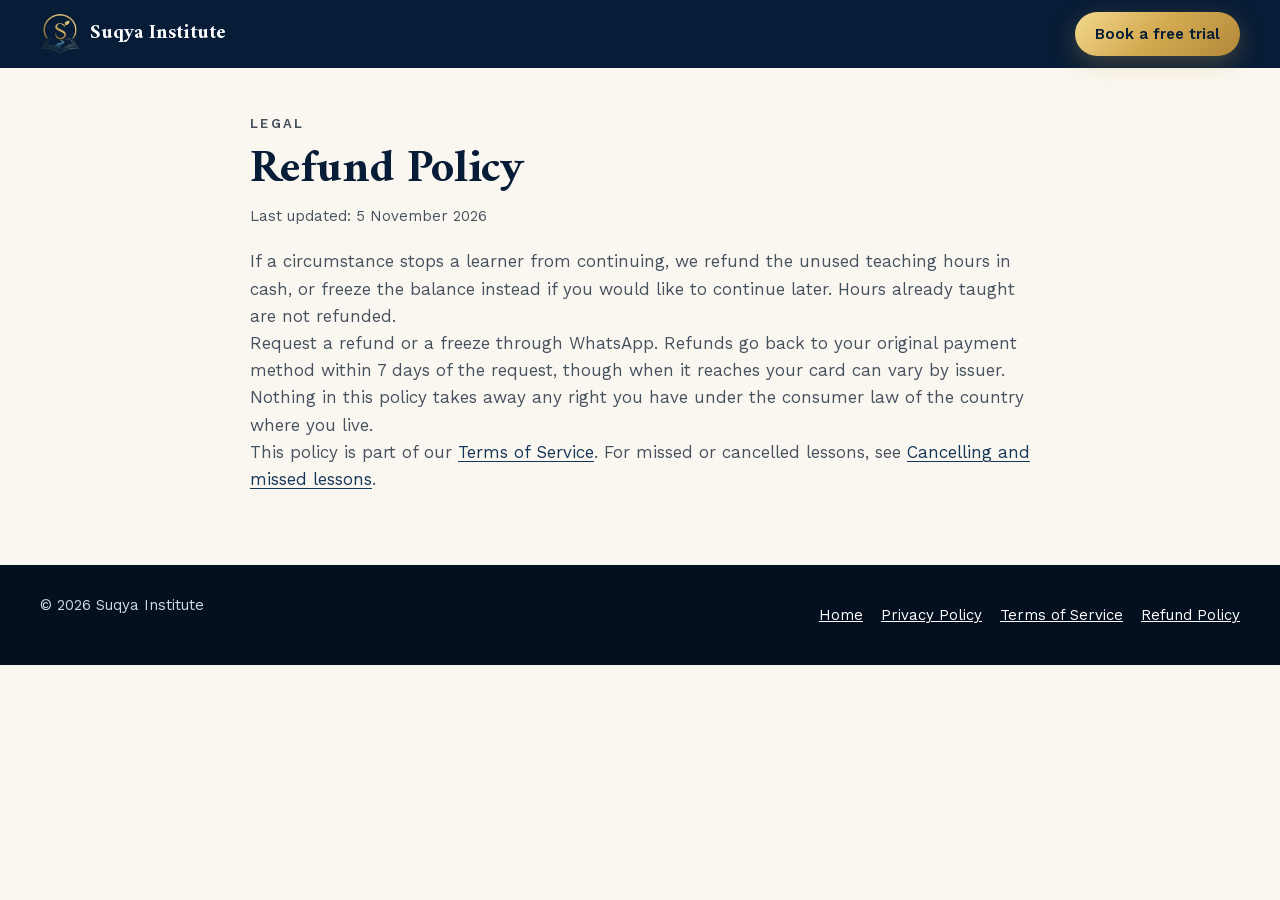
<file: refund-policy.html>
<!DOCTYPE html>
<html lang="en">
<head>
<meta charset="UTF-8">
<meta name="viewport" content="width=device-width, initial-scale=1.0">
<title>Refund Policy — Suqya Institute</title>
<meta name="description" content="How Suqya Institute refunds or freezes unused teaching hours.">
<link rel="canonical" href="https://suqyainstitute.com/refund-policy">
<meta name="theme-color" content="#071c36">
<link rel="icon" href="/favicon.ico?v=20261105" sizes="48x48">
<link rel="icon" type="image/png" sizes="48x48" href="/favicon-48x48.png?v=20261105">
<link rel="icon" type="image/png" sizes="192x192" href="/favicon-192x192.png?v=20261105">
<link rel="apple-touch-icon" sizes="180x180" href="/apple-touch-icon.png?v=20261105">
<link rel="stylesheet" href="/assets/styles.4ee29c35.css">
<link rel="stylesheet" href="/assets/legal.a4aabdb8.css">
<script src="https://app.suqyainstitute.com/ad-pixels-loader.js" defer></script>
</head>
<body class="lg-body">
<a class="skip" href="#content">Skip to content</a>
<header class="lg-bar">
  <div class="lg-bar-in">
    <a href="/" class="lg-brand"><img src="/assets/logo-128.de85d0d7.webp" alt="" width="128" height="135" decoding="async"><strong>Suqya Institute</strong></a>
    <a href="/apply" class="btn btn-gold btn-sm">Book a free trial</a>
  </div>
</header>

<main id="content" class="lg-main">
  <p class="lg-eyebrow">Legal</p>
  <h1>Refund Policy</h1>
  <p class="lg-meta">Last updated: 5 November 2026</p>

  <p>If a circumstance stops a learner from continuing, we refund the unused teaching hours in cash, or freeze the balance instead if you would like to continue later. Hours already taught are not refunded.</p>
  <p>Request a refund or a freeze through WhatsApp. Refunds go back to your original payment method within 7 days of the request, though when it reaches your card can vary by issuer.</p>
  <p>Nothing in this policy takes away any right you have under the consumer law of the country where you live.</p>
  <p>This policy is part of our <a href="/terms">Terms of Service</a>. For missed or cancelled lessons, see <a href="/terms#missed">Cancelling and missed lessons</a>.</p>
</main>

<footer class="lg-foot">
  <div class="lg-foot-in">
    <span>&copy; 2026 Suqya Institute</span>
    <nav aria-label="Legal">
      <a href="/">Home</a>
      <a href="/privacy">Privacy Policy</a>
      <a href="/terms">Terms of Service</a>
      <a href="/refund-policy" aria-current="page">Refund Policy</a>
    </nav>
  </div>
</footer>
</body>
</html>
</file>
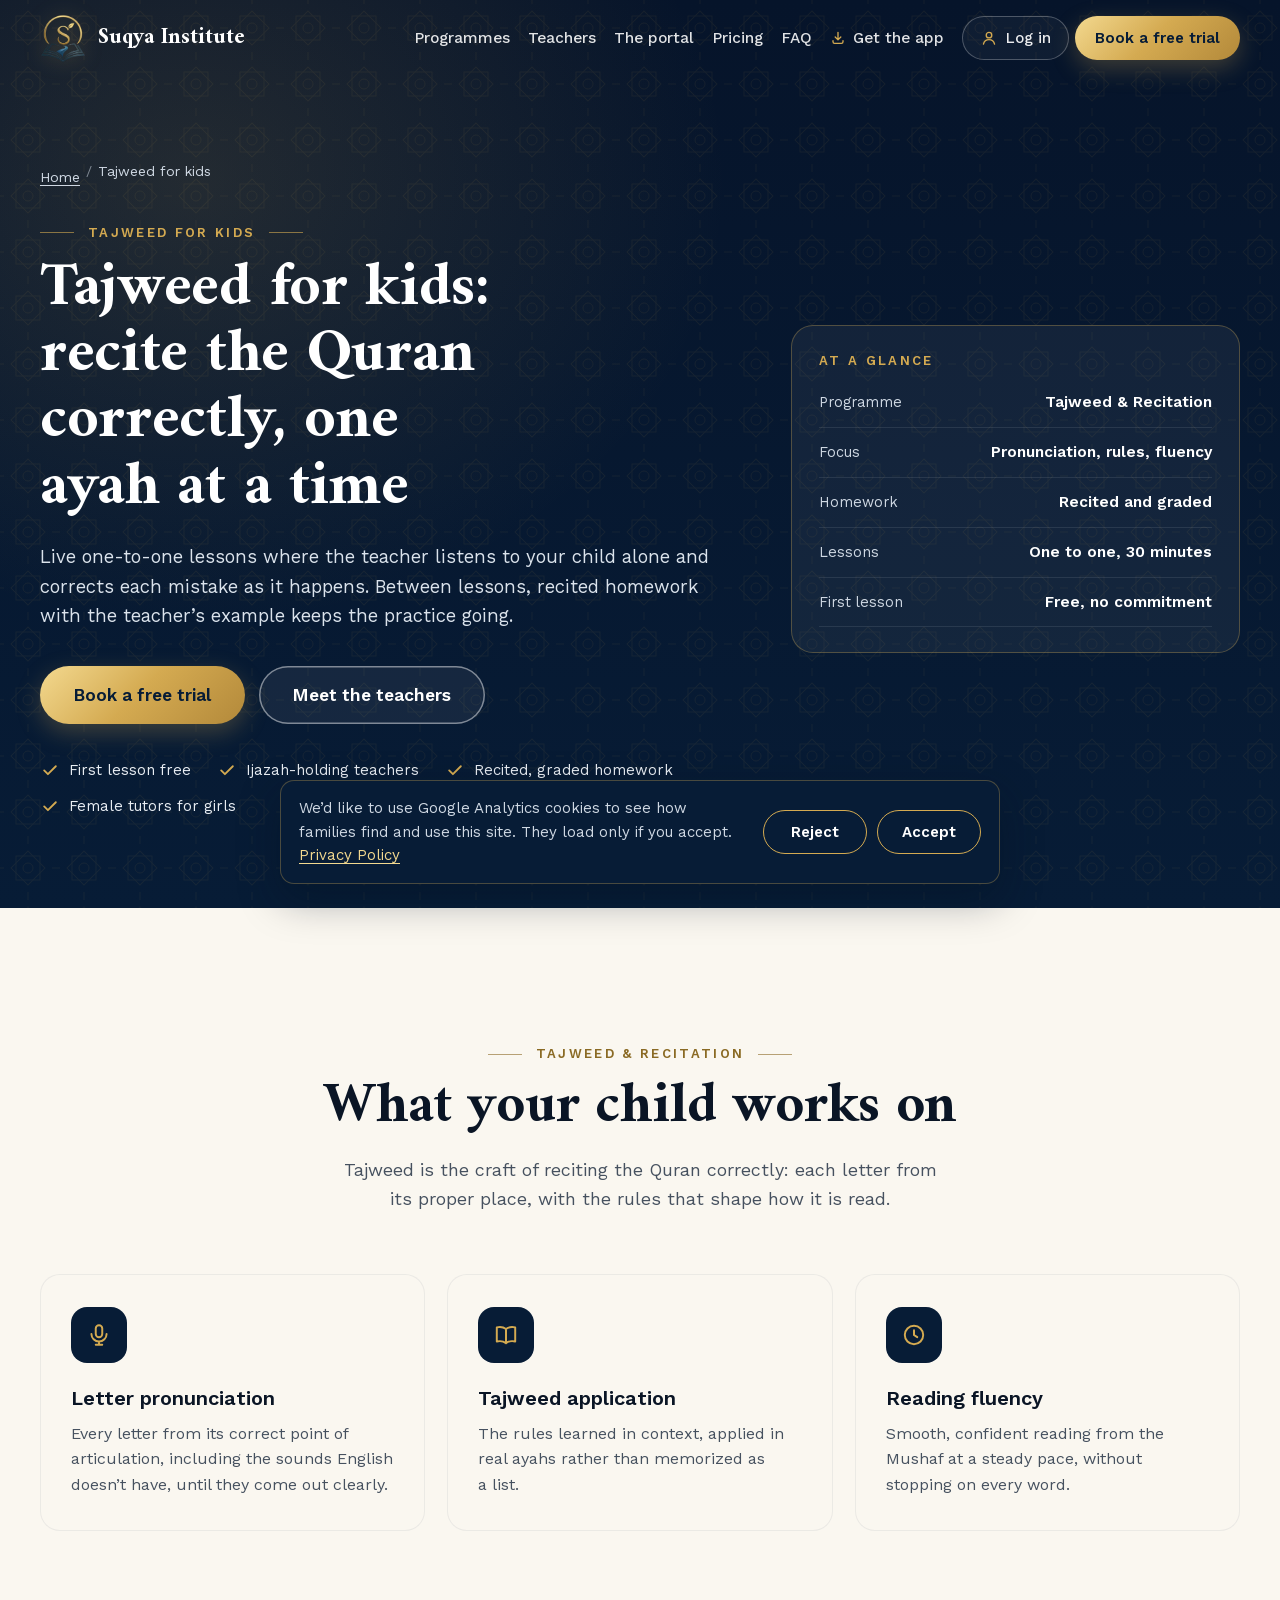
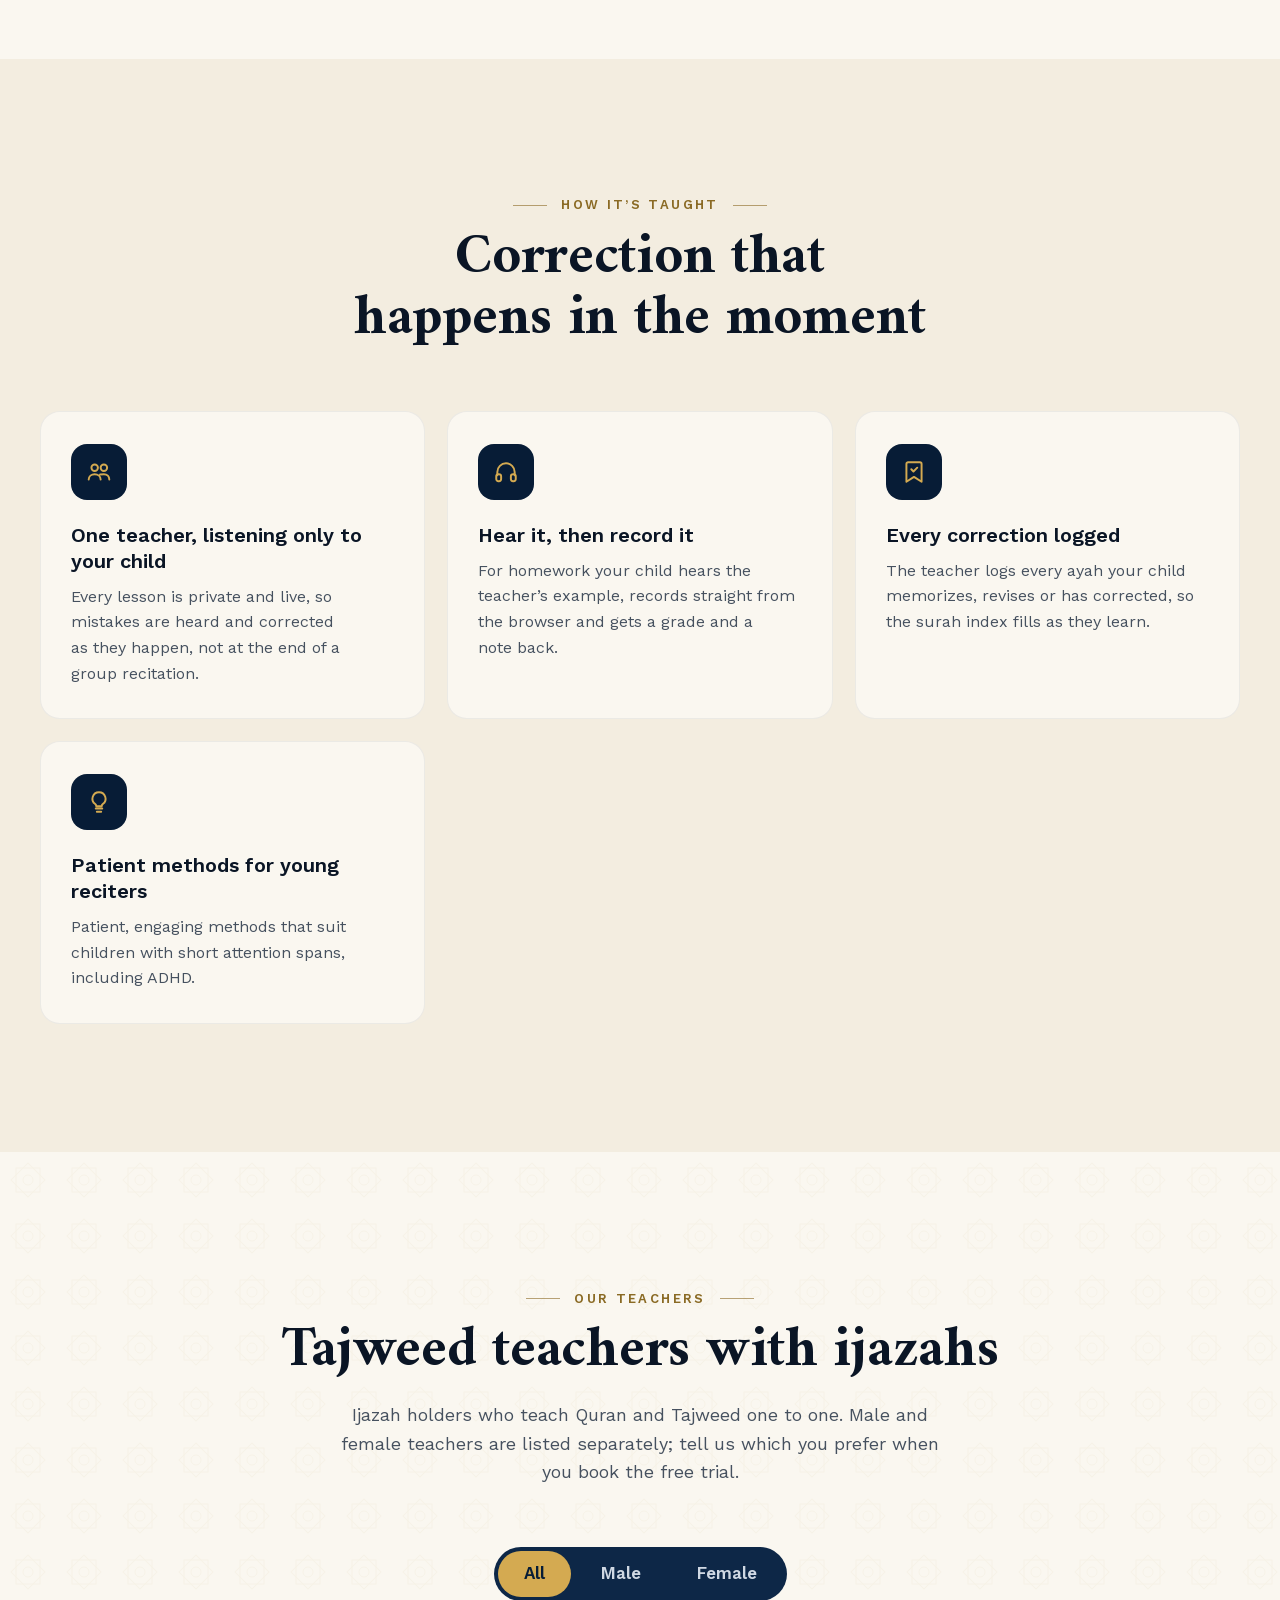
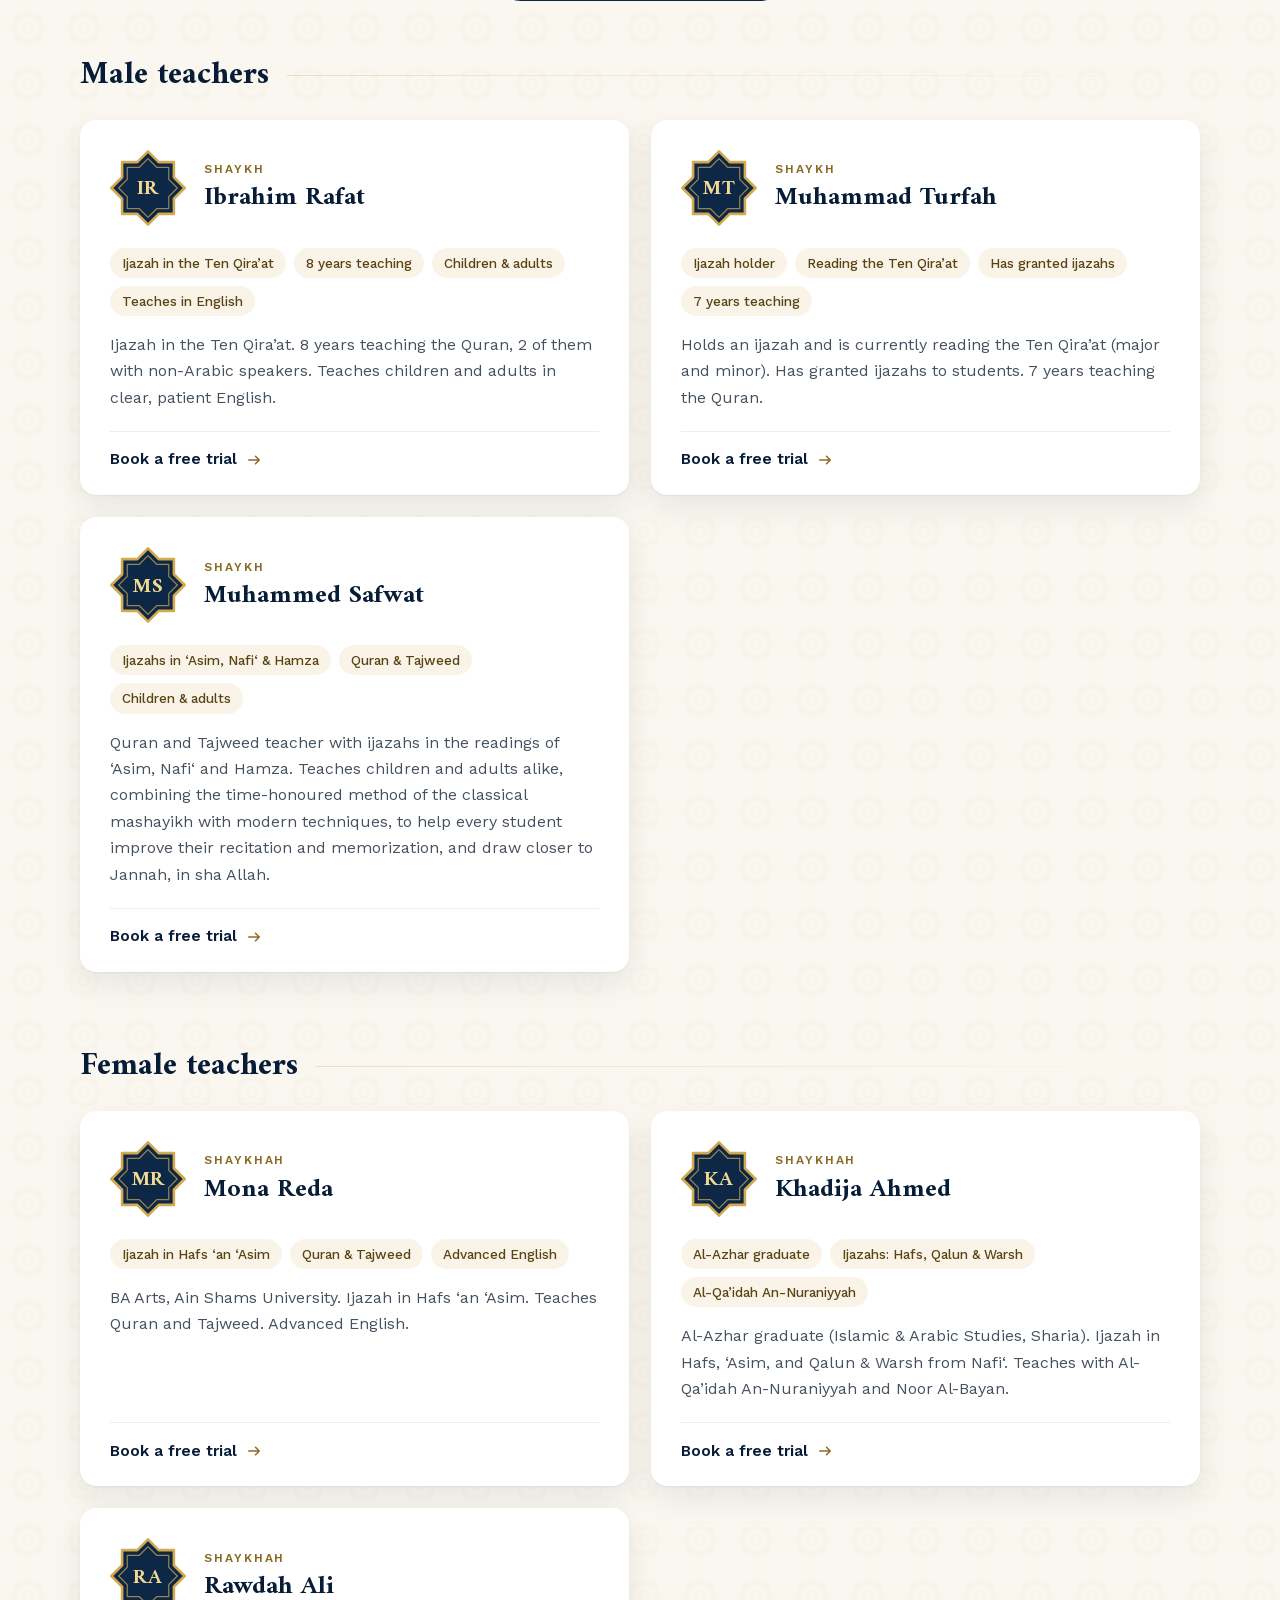
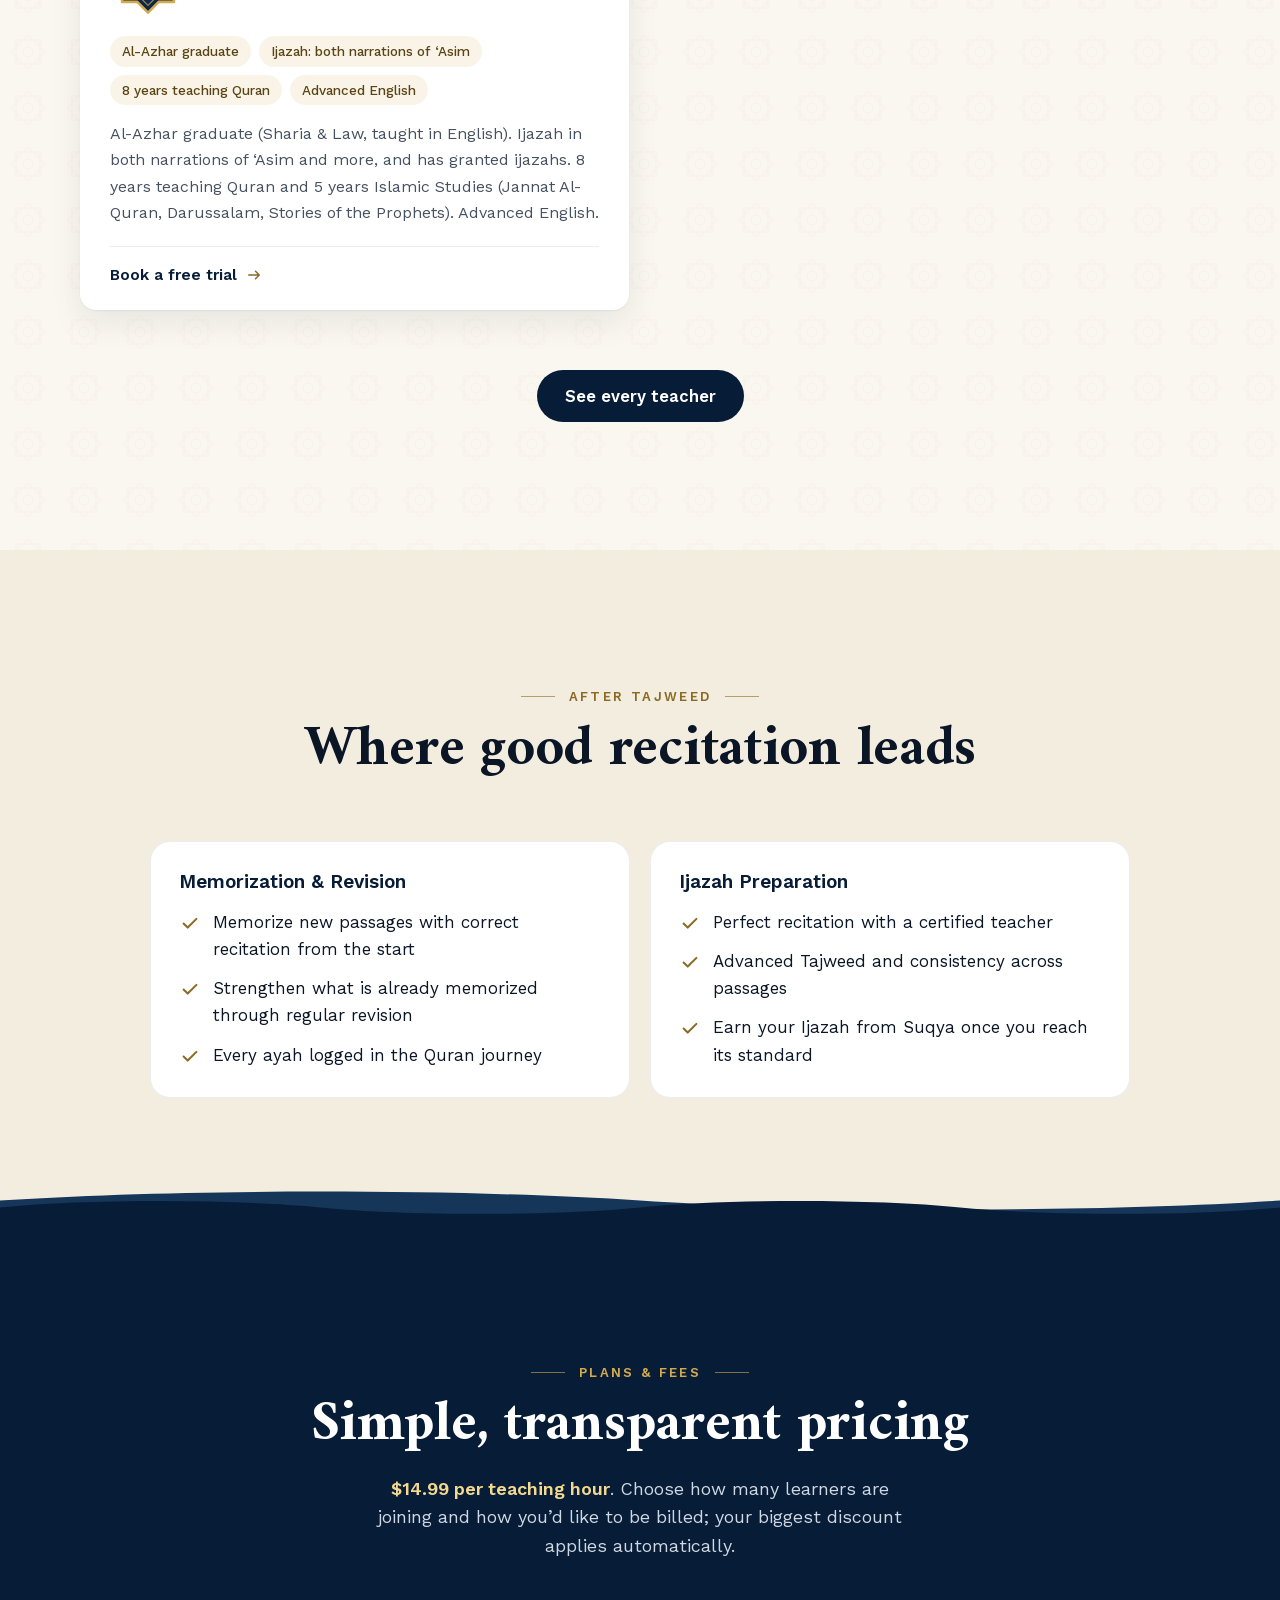
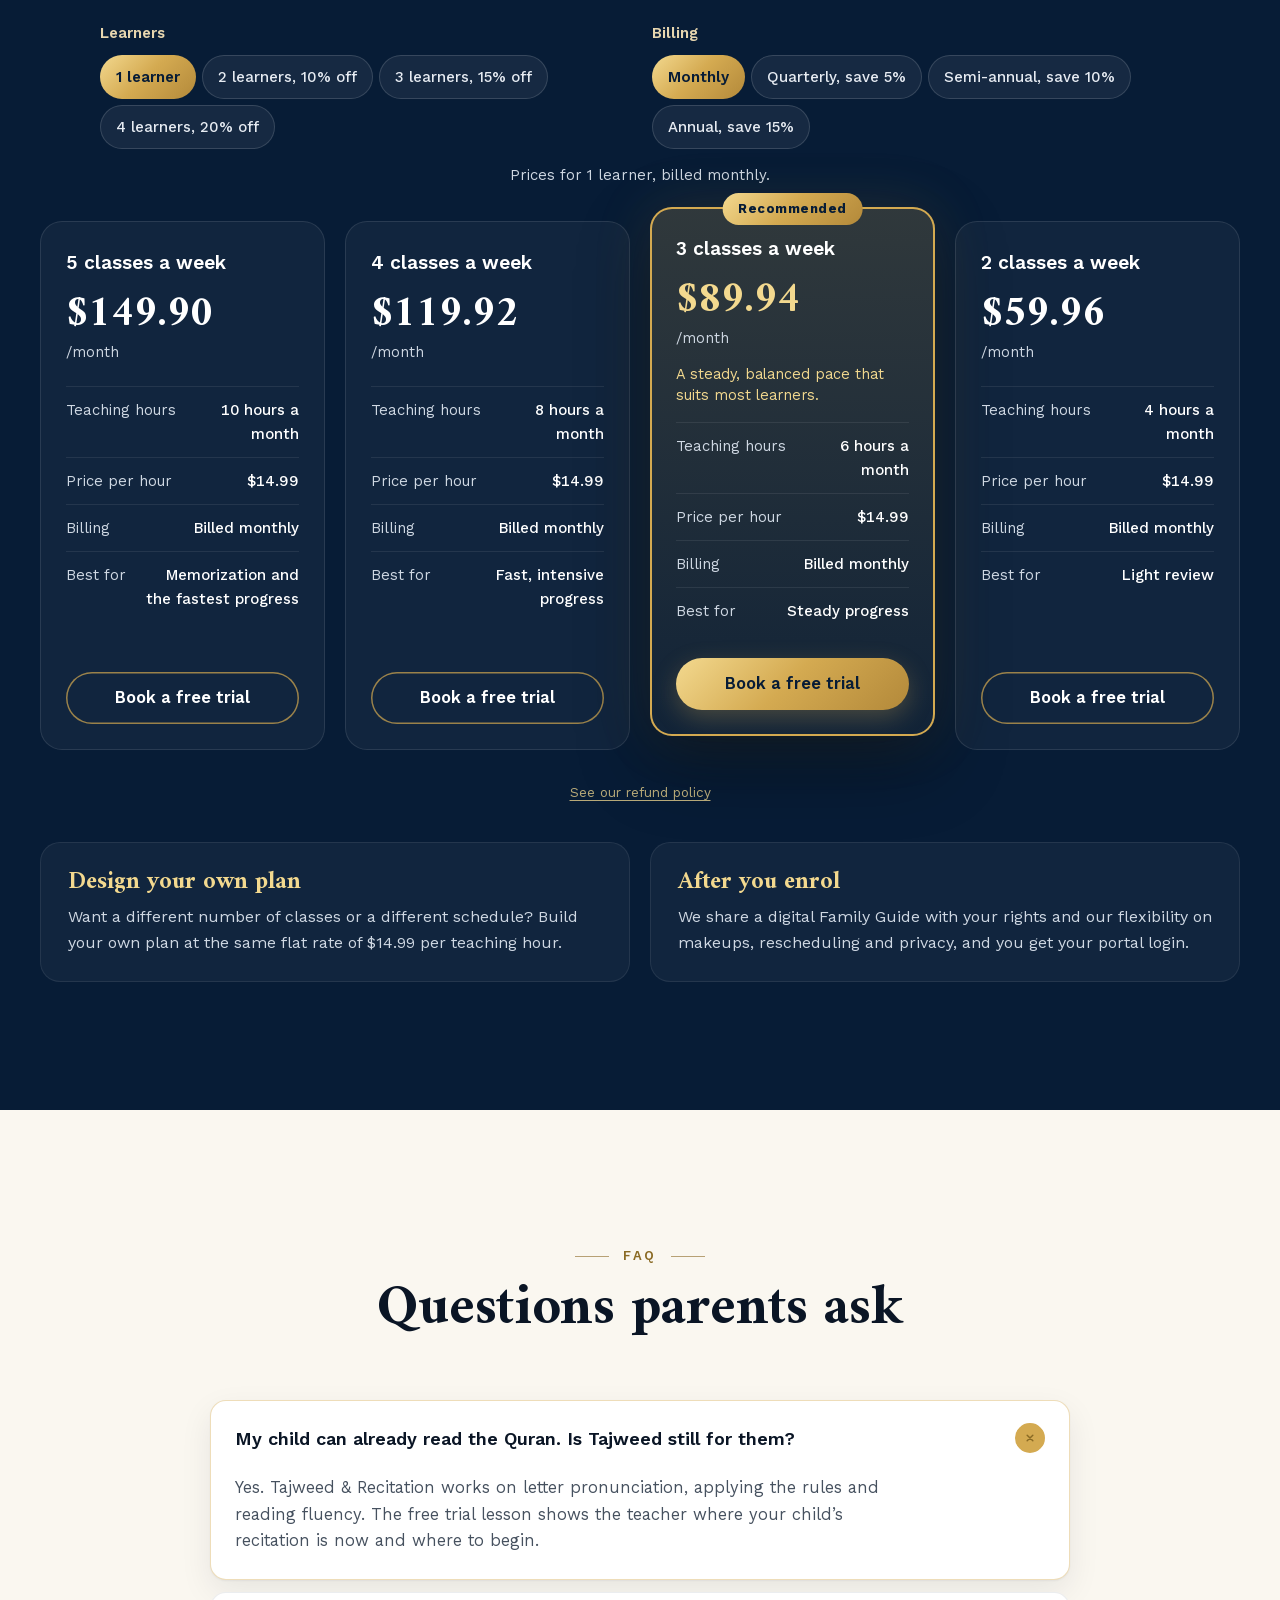
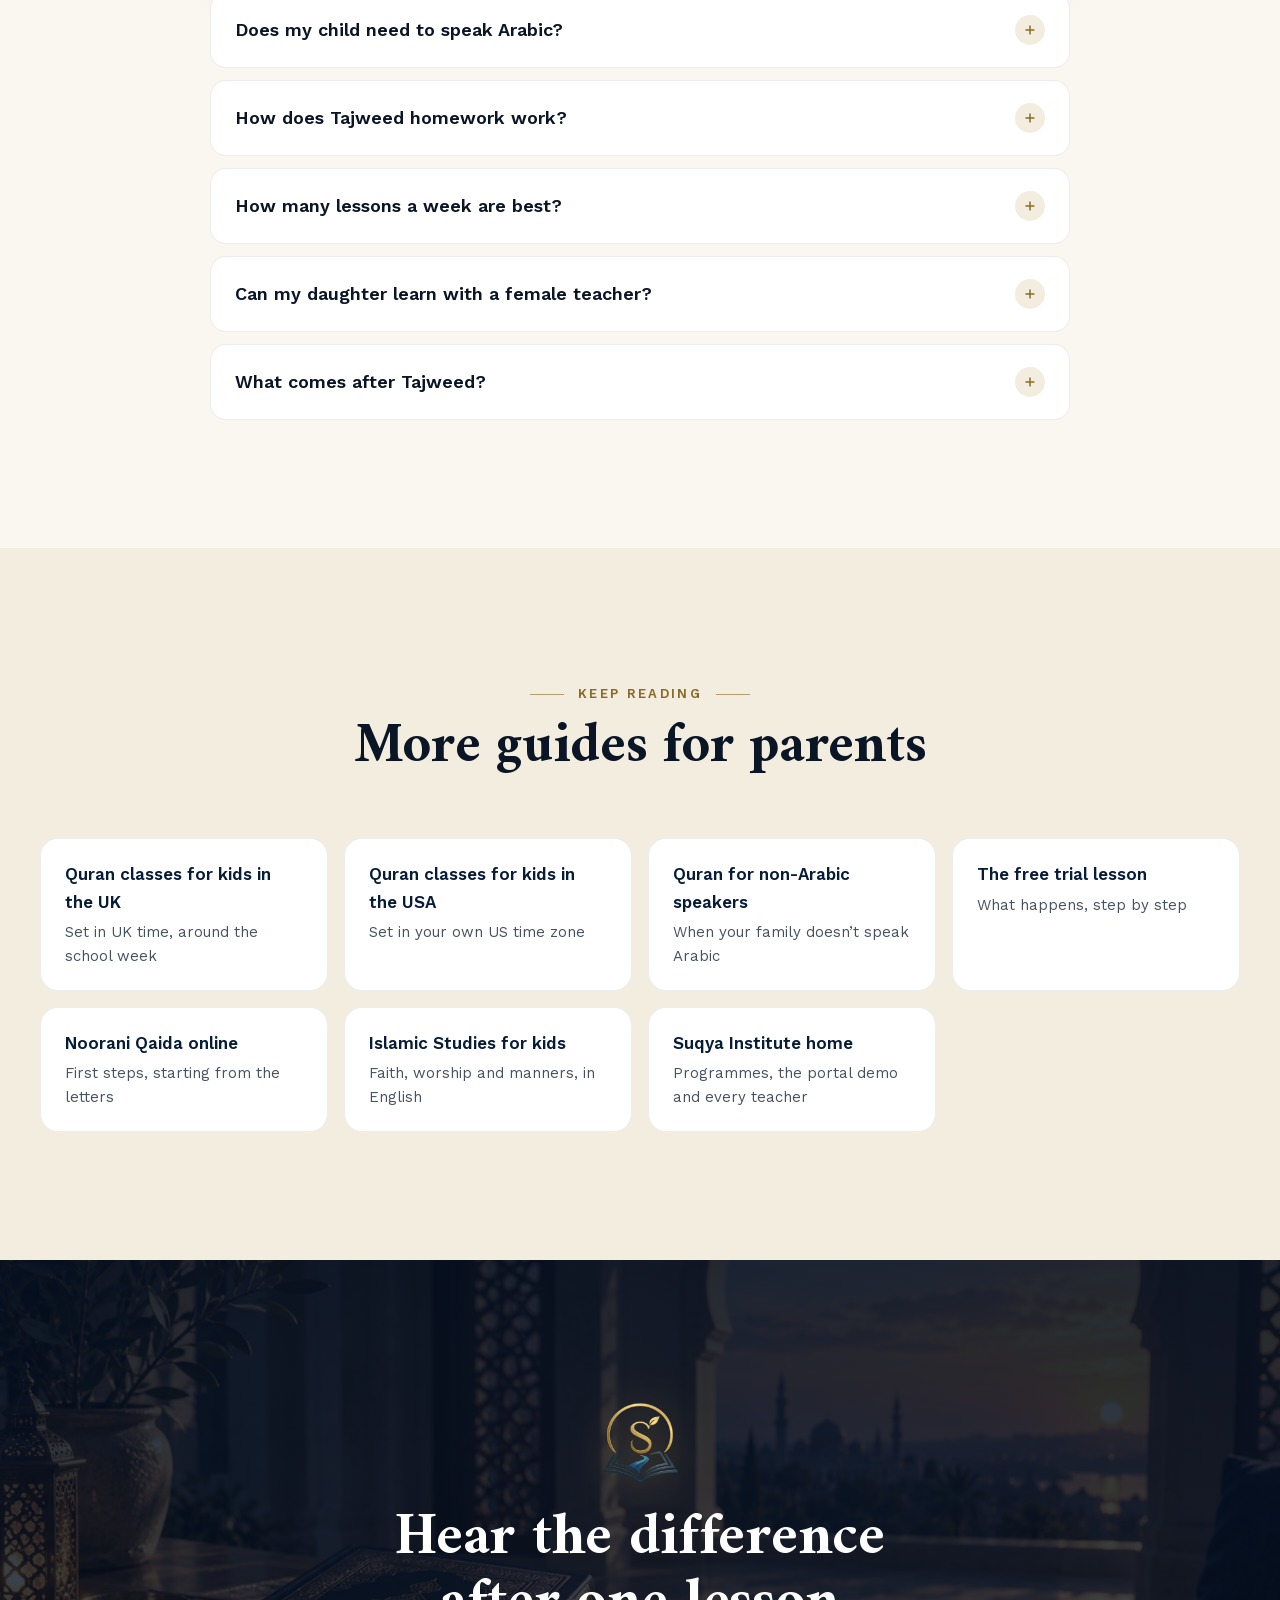
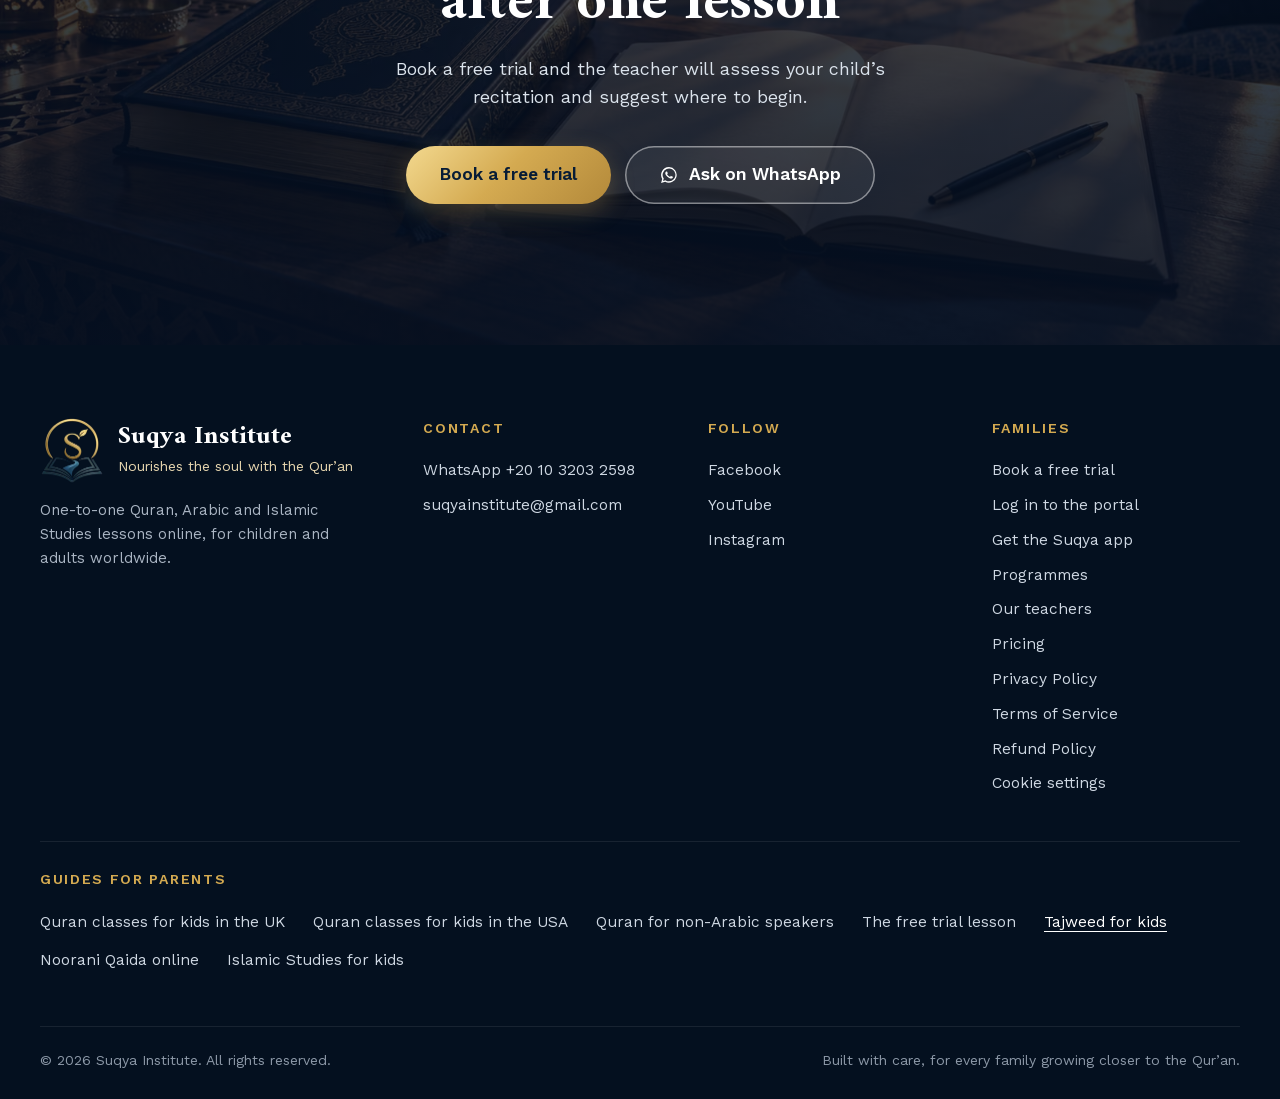
<file: tajweed-for-kids.html>
<!DOCTYPE html>
<html lang="en">
<head>
<meta charset="UTF-8">
<meta name="viewport" content="width=device-width, initial-scale=1.0">

<title>Online Tajweed Classes for Kids, One to One | Suqya Institute</title>
<meta name="description" content="One-to-one online Tajweed classes for kids with ijazah-holding teachers: letter pronunciation, Tajweed rules and fluent reading, with recited, graded homework. First lesson free.">
<link rel="canonical" href="https://suqyainstitute.com/tajweed-for-kids">

<meta property="og:type" content="website">
<meta property="og:site_name" content="Suqya Institute">
<meta property="og:title" content="Tajweed classes for kids: recite the Quran correctly, one ayah at a time">
<meta property="og:description" content="One-to-one online Tajweed classes for kids with ijazah-holding teachers: letter pronunciation, Tajweed rules and fluent reading, with recited, graded homework. First lesson free.">
<meta property="og:url" content="https://suqyainstitute.com/tajweed-for-kids">
<meta property="og:image" content="https://suqyainstitute.com/assets/og-cover.f19bcbfd.jpg">
<meta property="og:image:type" content="image/jpeg">
<meta property="og:image:width" content="1200">
<meta property="og:image:height" content="630">
<meta property="og:image:alt" content="Suqya Institute: learn Quran and Arabic online, one to one. A boy smiles at his teacher during an online lesson.">
<meta property="og:locale" content="en_US">

<meta name="twitter:card" content="summary_large_image">
<meta name="twitter:title" content="Tajweed classes for kids: recite the Quran correctly, one ayah at a time">
<meta name="twitter:description" content="One-to-one online Tajweed classes for kids with ijazah-holding teachers: letter pronunciation, Tajweed rules and fluent reading, with recited, graded homework. First lesson free.">
<meta name="twitter:image" content="https://suqyainstitute.com/assets/og-cover.f19bcbfd.jpg">
<meta name="twitter:image:alt" content="Suqya Institute: learn Quran and Arabic online, one to one.">

<meta name="theme-color" content="#071c36">
<link rel="icon" href="/favicon.ico?v=20261105" sizes="48x48">
<link rel="icon" type="image/png" sizes="48x48" href="/favicon-48x48.png?v=20261105">
<link rel="icon" type="image/png" sizes="96x96" href="/favicon-96x96.png?v=20261105">
<link rel="icon" type="image/png" sizes="192x192" href="/favicon-192x192.png?v=20261105">
<link rel="apple-touch-icon" sizes="180x180" href="/apple-touch-icon.png?v=20261105">
<link rel="manifest" href="/site.webmanifest">

<script type="application/ld+json">
{
  "@context": "https://schema.org",
  "@type": "WebPage",
  "name": "Online Tajweed Classes for Kids, One to One | Suqya Institute",
  "url": "https://suqyainstitute.com/tajweed-for-kids",
  "description": "One-to-one online Tajweed classes for kids with ijazah-holding teachers: letter pronunciation, Tajweed rules and fluent reading, with recited, graded homework. First lesson free.",
  "inLanguage": "en",
  "isPartOf": {
    "@type": "WebSite",
    "name": "Suqya Institute",
    "url": "https://suqyainstitute.com/"
  },
  "publisher": {
    "@type": "EducationalOrganization",
    "name": "Suqya Institute",
    "url": "https://suqyainstitute.com/"
  }
}
</script>

<script type="application/ld+json">
{
  "@context": "https://schema.org",
  "@type": "BreadcrumbList",
  "itemListElement": [
    {
      "@type": "ListItem",
      "position": 1,
      "name": "Home",
      "item": "https://suqyainstitute.com/"
    },
    {
      "@type": "ListItem",
      "position": 2,
      "name": "Tajweed for kids",
      "item": "https://suqyainstitute.com/tajweed-for-kids"
    }
  ]
}
</script>

<script type="application/ld+json">
{
  "@context": "https://schema.org",
  "@type": "FAQPage",
  "mainEntity": [
    {
      "@type": "Question",
      "name": "My child can already read the Quran. Is Tajweed still for them?",
      "acceptedAnswer": {
        "@type": "Answer",
        "text": "Yes. Tajweed & Recitation works on letter pronunciation, applying the rules and reading fluency. The free trial lesson shows the teacher where your child’s recitation is now and where to begin."
      }
    },
    {
      "@type": "Question",
      "name": "Does my child need to speak Arabic?",
      "acceptedAnswer": {
        "@type": "Answer",
        "text": "No. Our teachers are trained to teach learners who are new to Arabic, and several teach in clear English."
      }
    },
    {
      "@type": "Question",
      "name": "How does Tajweed homework work?",
      "acceptedAnswer": {
        "@type": "Answer",
        "text": "Your child hears the teacher’s example, records straight from the browser and gets a grade and a note back. You can hear the recordings in the parent portal."
      }
    },
    {
      "@type": "Question",
      "name": "How many lessons a week are best?",
      "acceptedAnswer": {
        "@type": "Answer",
        "text": "After the free trial the teacher recommends a pace. Plans run from 2 to 5 lessons a week; 3 a week is a steady, balanced pace that suits most learners."
      }
    },
    {
      "@type": "Question",
      "name": "Can my daughter learn with a female teacher?",
      "acceptedAnswer": {
        "@type": "Answer",
        "text": "Yes. Qualified female teachers teach girls, sisters and young children. Just let us know when we arrange the trial."
      }
    },
    {
      "@type": "Question",
      "name": "What comes after Tajweed?",
      "acceptedAnswer": {
        "@type": "Answer",
        "text": "Many learners continue to Memorization & Revision, or to Ijazah Preparation with a certified teacher, earning the Ijazah from Suqya once they reach its standard."
      }
    }
  ]
}
</script>

<link rel="stylesheet" href="/assets/styles.4ee29c35.css">
<link rel="stylesheet" href="/assets/fonts-deferred.9949c3ed.css" media="print" data-late-css>
<noscript><link rel="stylesheet" href="/assets/fonts-deferred.9949c3ed.css"></noscript>
<script src="/assets/app.d94c4a18.js" defer></script>
<script src="/assets/analytics.34a5790d.js" defer></script>
<script src="https://app.suqyainstitute.com/ad-pixels-loader.js" defer></script>
</head>
<body class="lp">
<svg aria-hidden="true" focusable="false" width="0" height="0" class="defs" xmlns="http://www.w3.org/2000/svg">
  <defs>
    <pattern id="lattice" width="56" height="56" patternUnits="userSpaceOnUse">
      <g fill="none" stroke="#d4aa51" stroke-width="1">
        <rect x="16" y="16" width="24" height="24"/>
        <rect x="16" y="16" width="24" height="24" transform="rotate(45 28 28)"/>
        <circle cx="28" cy="28" r="5"/>
        <path d="M0 28h4M52 28h4M28 0v4M28 52v4"/>
      </g>
    </pattern>
    <symbol id="i-star" viewBox="0 0 44 44"><g><rect x="9" y="9" width="26" height="26"/><rect x="9" y="9" width="26" height="26" transform="rotate(45 22 22)"/></g></symbol>
    <symbol id="i-octa" viewBox="0 0 44 44"><path fill="#0d2747" stroke="#d4aa51" stroke-width="1.5" stroke-linejoin="round" d="M22.00 0.79L28.21 7.00L37.00 7.00L37.00 15.79L43.21 22.00L37.00 28.21L37.00 37.00L28.21 37.00L22.00 43.21L15.79 37.00L7.00 37.00L7.00 28.21L0.79 22.00L7.00 15.79L7.00 7.00L15.79 7.00Z"/><path fill="none" stroke="#d4aa51" stroke-width=".7" stroke-linejoin="round" opacity=".7" d="M22.00 5.03L26.97 10.00L34.00 10.00L34.00 17.03L38.97 22.00L34.00 26.97L34.00 34.00L26.97 34.00L22.00 38.97L17.03 34.00L10.00 34.00L10.00 26.97L5.03 22.00L10.00 17.03L10.00 10.00L17.03 10.00Z"/></symbol>
    <symbol id="i-calendar" viewBox="0 0 24 24"><g fill="none" stroke="currentColor" stroke-width="1.8" stroke-linecap="round" stroke-linejoin="round"><rect x="3.5" y="5" width="17" height="15" rx="2.5"/><path d="M3.5 10h17M8 3v4M16 3v4"/></g></symbol>
    <symbol id="i-book" viewBox="0 0 24 24"><g fill="none" stroke="currentColor" stroke-width="1.8" stroke-linecap="round" stroke-linejoin="round"><path d="M12 6.5C9.5 4.6 6.5 4.3 3.5 5v13c3-.7 6-.4 8.5 1.5 2.5-1.9 5.5-2.2 8.5-1.5V5c-3-.7-6-.4-8.5 1.5Zm0 0v13"/></g></symbol>
    <symbol id="i-mic" viewBox="0 0 24 24"><g fill="none" stroke="currentColor" stroke-width="1.8" stroke-linecap="round" stroke-linejoin="round"><rect x="9" y="3" width="6" height="11" rx="3"/><path d="M5 11a7 7 0 0 0 14 0M12 18v3M9 21h6"/></g></symbol>
    <symbol id="i-chart" viewBox="0 0 24 24"><g fill="none" stroke="currentColor" stroke-width="1.8" stroke-linecap="round" stroke-linejoin="round"><path d="M4 20V10M10 20V4M16 20v-7M22 20H2"/></g></symbol>
    <symbol id="i-clock" viewBox="0 0 24 24"><g fill="none" stroke="currentColor" stroke-width="1.8" stroke-linecap="round"><circle cx="12" cy="12" r="8.5"/><path d="M12 7.5V12l3 2"/></g></symbol>
    <symbol id="i-play" viewBox="0 0 24 24"><path d="M8 5.5v13l11-6.5z" fill="currentColor"/></symbol>
    <symbol id="i-pause" viewBox="0 0 24 24"><path d="M7 5h3.5v14H7zM13.5 5H17v14h-3.5z" fill="currentColor"/></symbol>
    <symbol id="i-check" viewBox="0 0 24 24"><path d="m5 12.5 4.5 4.5L19 7.5" fill="none" stroke="currentColor" stroke-width="2.2" stroke-linecap="round" stroke-linejoin="round"/></symbol>
    <symbol id="i-share" viewBox="0 0 24 24"><g fill="none" stroke="currentColor" stroke-width="1.8" stroke-linecap="round" stroke-linejoin="round"><path d="M12 3v12M7.5 7.5 12 3l4.5 4.5M5 13v6.5h14V13"/></g></symbol>
    <symbol id="i-mail" viewBox="0 0 24 24"><g fill="none" stroke="currentColor" stroke-width="1.8" stroke-linecap="round" stroke-linejoin="round"><rect x="3" y="5.5" width="18" height="13" rx="2.5"/><path d="m4 7 8 6 8-6"/></g></symbol>
    <symbol id="i-users" viewBox="0 0 24 24"><g fill="none" stroke="currentColor" stroke-width="1.8" stroke-linecap="round"><circle cx="9" cy="8.5" r="3.5"/><path d="M2.5 20c0-3.6 2.9-6.5 6.5-6.5s6.5 2.9 6.5 6.5M16 5.2a3.5 3.5 0 0 1 0 6.6M18.5 13.9c1.9 1 3 3.3 3 6.1"/></g></symbol>

    <symbol id="i-target" viewBox="0 0 24 24"><g fill="none" stroke="currentColor" stroke-width="1.8" stroke-linecap="round"><circle cx="12" cy="12" r="8.5"/><circle cx="12" cy="12" r="4.5"/><circle cx="12" cy="12" r="1" fill="currentColor"/></g></symbol>
    <symbol id="i-path" viewBox="0 0 24 24"><g fill="none" stroke="currentColor" stroke-width="1.8" stroke-linecap="round" stroke-linejoin="round"><circle cx="6" cy="18" r="2.5"/><circle cx="18" cy="6" r="2.5"/><path d="M8.5 18H15a3.5 3.5 0 0 0 0-7H9a3.5 3.5 0 0 1 0-7h6.5"/></g></symbol>
    <symbol id="i-tutor" viewBox="0 0 24 24"><g fill="none" stroke="currentColor" stroke-width="1.8" stroke-linecap="round" stroke-linejoin="round"><path d="m12 3 9 4.5-9 4.5-9-4.5L12 3Z"/><path d="M6.5 9.5V15c0 1.5 2.5 3 5.5 3s5.5-1.5 5.5-3V9.5M21 7.5V13"/></g></symbol>
    <symbol id="i-one" viewBox="0 0 24 24"><g fill="none" stroke="currentColor" stroke-width="1.8" stroke-linecap="round" stroke-linejoin="round"><circle cx="8" cy="8" r="3"/><circle cx="16.5" cy="8" r="3"/><path d="M2.5 19c0-3 2.5-5 5.5-5s5.5 2 5.5 5M13 14.3c1-.2 2.2-.3 3.5-.3 3 0 5 2 5 5"/></g></symbol>
    <symbol id="i-headphones" viewBox="0 0 24 24"><g fill="none" stroke="currentColor" stroke-width="1.8" stroke-linecap="round" stroke-linejoin="round"><path d="M4 15v-3a8 8 0 0 1 16 0v3"/><rect x="3" y="14" width="4.5" height="6.5" rx="2"/><rect x="16.5" y="14" width="4.5" height="6.5" rx="2"/></g></symbol>
    <symbol id="i-bookmark" viewBox="0 0 24 24"><g fill="none" stroke="currentColor" stroke-width="1.8" stroke-linecap="round" stroke-linejoin="round"><path d="M5 4.5A1.5 1.5 0 0 1 6.5 3h11A1.5 1.5 0 0 1 19 4.5V21l-7-4.5L5 21V4.5Z"/><path d="m9.5 9.5 2 2 3.5-3.5"/></g></symbol>
    <symbol id="i-scroll" viewBox="0 0 24 24"><g fill="none" stroke="currentColor" stroke-width="1.8" stroke-linecap="round" stroke-linejoin="round"><circle cx="12" cy="9" r="5.5"/><path d="m8.5 13.5-1.5 7.5 5-2.5 5 2.5-1.5-7.5M10 9l1.5 1.5L14.5 7.5"/></g></symbol>
    <symbol id="i-bulb" viewBox="0 0 24 24"><g fill="none" stroke="currentColor" stroke-width="1.8" stroke-linecap="round" stroke-linejoin="round"><path d="M9 18h6M10 21h4M12 3a6 6 0 0 0-3.5 10.9c.6.5 1 1.2 1 2V16h5v-.1c0-.8.4-1.5 1-2A6 6 0 0 0 12 3Z"/></g></symbol>
    <symbol id="i-dome" viewBox="0 0 24 24"><g fill="none" stroke="currentColor" stroke-width="1.8" stroke-linecap="round" stroke-linejoin="round"><path d="M3 21h18M5 21v-8h14v8M6.5 13c0-3.5 2.5-6 5.5-7.5 3 1.5 5.5 4 5.5 7.5M12 2.5v3M10 21v-4a2 2 0 0 1 4 0v4"/></g></symbol>
    <symbol id="i-arrow" viewBox="0 0 24 24"><path d="M5 12h14m-5-5 5 5-5 5" fill="none" stroke="currentColor" stroke-width="2" stroke-linecap="round" stroke-linejoin="round"/></symbol>
    <symbol id="i-shield" viewBox="0 0 24 24"><g fill="none" stroke="currentColor" stroke-width="1.8" stroke-linecap="round" stroke-linejoin="round"><path d="M12 3l7.5 3v5.5c0 4.5-3.2 8.2-7.5 9.5-4.3-1.3-7.5-5-7.5-9.5V6L12 3Z"/><path d="m9 12 2 2 4-4"/></g></symbol>
    <symbol id="i-wa" viewBox="0 0 24 24"><path fill="currentColor" d="M12 2.5a9.4 9.4 0 0 0-8.1 14.2L2.5 21.5l4.9-1.3A9.4 9.4 0 1 0 12 2.5Zm0 17.1a7.7 7.7 0 0 1-3.9-1.1l-.3-.2-2.9.8.8-2.8-.2-.3A7.7 7.7 0 1 1 12 19.6Zm4.2-5.7c-.2-.1-1.4-.7-1.6-.8-.2-.1-.4-.1-.5.1l-.7.9c-.1.2-.3.2-.5.1a6.3 6.3 0 0 1-3.1-2.7c-.2-.4.2-.4.7-1.2.1-.2 0-.3 0-.4l-.7-1.7c-.2-.5-.4-.4-.5-.4h-.4a.8.8 0 0 0-.6.3 2.5 2.5 0 0 0-.8 1.9 4.4 4.4 0 0 0 .9 2.3 10 10 0 0 0 3.8 3.4c1.4.6 2 .7 2.7.6.4-.1 1.4-.6 1.6-1.1.2-.5.2-1 .1-1.1l-.4-.3Z"/></symbol>
  </defs>
</svg>

<a class="skip" href="#main">Skip to content</a>

<header class="nav" id="nav">
  <div class="nav-in">
    <a href="/" class="brand">
      <img src="/assets/logo-128.de85d0d7.webp" alt="" width="128" height="135" decoding="async">
      <span class="brand-txt"><strong>Suqya Institute</strong><span>Nourishes the soul with the Qur&rsquo;an</span></span>
    </a>
    <nav class="links" id="navLinks" aria-label="Main">
      <a href="/#programmes">Programmes</a>
      <a href="#teachers">Teachers</a>
      <a href="/#portal">The portal</a>
      <a href="#pricing">Pricing</a>
      <a href="#faq">FAQ</a>
      <a href="https://app.suqyainstitute.com/login#install-app" class="nav-app"><svg width="16" height="16" viewBox="0 0 24 24" fill="none" stroke="currentColor" stroke-width="2" stroke-linecap="round" stroke-linejoin="round" aria-hidden="true" focusable="false"><path d="M12 3.5v11M7.8 10.6 12 14.8l4.2-4.2"/><path d="M4.5 16v1.6A2.4 2.4 0 0 0 6.9 20h10.2a2.4 2.4 0 0 0 2.4-2.4V16"/></svg> Get the app</a>
    </nav>
    <a href="https://app.suqyainstitute.com/login" class="nav-login"><svg viewBox="0 0 24 24" aria-hidden="true" focusable="false"><circle cx="12" cy="8.2" r="3.7"/><path d="M4.6 20.2c.9-3.9 3.9-6.1 7.4-6.1s6.5 2.2 7.4 6.1"/></svg><span class="nav-login-txt">Log in</span></a>
    <a href="/apply" class="btn btn-gold btn-sm nav-cta">Book a free trial</a>
    <button class="menu" id="menuBtn" type="button" aria-expanded="false" aria-controls="navLinks">
      <span class="menu-lines" aria-hidden="true"><span></span><span></span></span>
      <span class="sr-only">Menu</span>
    </button>
  </div>
</header>

<main id="main">

<section class="lp-hero" id="top" aria-labelledby="hero-title">
  <svg class="lattice" aria-hidden="true" focusable="false"><rect width="100%" height="100%" fill="url(#lattice)"/></svg>
  <div class="lp-hero-in">
    <div>
      <nav class="lp-crumbs" aria-label="Breadcrumb"><ol><li><a href="/">Home</a></li><li aria-current="page">Tajweed for kids</li></ol></nav>
      <p class="eyebrow">Tajweed for kids</p>
      <h1 id="hero-title">Tajweed for kids: recite the Quran correctly, one ayah at a time</h1>
      <p class="hero-lead">Live one-to-one lessons where the teacher listens to your child alone and corrects each mistake as it happens. Between lessons, recited homework with the teacher’s example keeps the practice going.</p>
      <div class="hero-actions">
        <a href="/apply" class="btn btn-gold btn-lg">Book a free trial</a>
        <a href="#teachers" class="btn btn-ghost btn-lg">Meet the teachers</a>
      </div>
      <ul class="hero-trust"><li><svg aria-hidden="true"><use href="#i-check"/></svg>First lesson free</li><li><svg aria-hidden="true"><use href="#i-check"/></svg>Ijazah-holding teachers</li><li><svg aria-hidden="true"><use href="#i-check"/></svg>Recited, graded homework</li><li><svg aria-hidden="true"><use href="#i-check"/></svg>Female tutors for girls</li></ul>
    </div>
    <aside class="lp-glance" aria-labelledby="glance-title">
      <p class="lp-glance-k" id="glance-title">At a glance</p>
      <dl><div><dt>Programme</dt><dd>Tajweed &amp; Recitation</dd></div><div><dt>Focus</dt><dd>Pronunciation, rules, fluency</dd></div><div><dt>Homework</dt><dd>Recited and graded</dd></div><div><dt>Lessons</dt><dd>One to one, 30 minutes</dd></div><div><dt>First lesson</dt><dd>Free, no commitment</dd></div></dl>
    </aside>
  </div>
</section>

<section class="sec" id="learn" aria-labelledby="learn-title">
  <div class="wrap">
    <div class="sec-head reveal">
      <p class="eyebrow">Tajweed &amp; Recitation</p>
      <h2 id="learn-title">What your child works on</h2>
      <p class="lead">Tajweed is the craft of reciting the Quran correctly: each letter from its proper place, with the rules that shape how it is read.</p>
    </div>
    <div class="features">
      <article class="feature reveal"><span class="feature-ico" aria-hidden="true"><svg><use href="#i-mic"/></svg></span><h3>Letter pronunciation</h3><p>Every letter from its correct point of articulation, including the sounds English doesn’t have, until they come out clearly.</p></article>
      <article class="feature reveal"><span class="feature-ico" aria-hidden="true"><svg><use href="#i-book"/></svg></span><h3>Tajweed application</h3><p>The rules learned in context, applied in real ayahs rather than memorized as a list.</p></article>
      <article class="feature reveal"><span class="feature-ico" aria-hidden="true"><svg><use href="#i-clock"/></svg></span><h3>Reading fluency</h3><p>Smooth, confident reading from the Mushaf at a steady pace, without stopping on every word.</p></article>
    </div>
  </div>
</section>

<section class="sec lp-alt" id="method" aria-labelledby="method-title">
  <div class="wrap">
    <div class="sec-head reveal">
      <p class="eyebrow">How it’s taught</p>
      <h2 id="method-title">Correction that happens in the moment</h2>
    </div>
    <div class="features">
      <article class="feature reveal"><span class="feature-ico" aria-hidden="true"><svg><use href="#i-one"/></svg></span><h3>One teacher, listening only to your child</h3><p>Every lesson is private and live, so mistakes are heard and corrected as they happen, not at the end of a group recitation.</p></article>
      <article class="feature reveal"><span class="feature-ico" aria-hidden="true"><svg><use href="#i-headphones"/></svg></span><h3>Hear it, then record it</h3><p>For homework your child hears the teacher’s example, records straight from the browser and gets a grade and a note back.</p></article>
      <article class="feature reveal"><span class="feature-ico" aria-hidden="true"><svg><use href="#i-bookmark"/></svg></span><h3>Every correction logged</h3><p>The teacher logs every ayah your child memorizes, revises or has corrected, so the surah index fills as they learn.</p></article>
      <article class="feature reveal"><span class="feature-ico" aria-hidden="true"><svg><use href="#i-bulb"/></svg></span><h3>Patient methods for young reciters</h3><p>Patient, engaging methods that suit children with short attention spans, including ADHD.</p></article>
    </div>
  </div>
</section>

<section class="sec teachers" id="teachers" aria-labelledby="teachers-title">
  <div class="wrap">
    <div class="sec-head reveal">
      <p class="eyebrow">Our teachers</p>
      <h2 id="teachers-title">Tajweed teachers with ijazahs</h2>
      <p class="lead">Ijazah holders who teach Quran and Tajweed one to one. Male and female teachers are listed separately; tell us which you prefer when you book the free trial.</p>
    </div>
    <fieldset class="seg t-filter reveal">
      <legend class="sr-only">Show teachers</legend>
      <input class="sr-only" type="radio" name="t-filter" id="tf-all" value="all" checked>
      <label for="tf-all">All</label>
      <input class="sr-only" type="radio" name="t-filter" id="tf-men" value="men">
      <label for="tf-men">Male</label>
      <input class="sr-only" type="radio" name="t-filter" id="tf-women" value="women">
      <label for="tf-women">Female</label>
    </fieldset>
    <div class="t-groups">
      <div class="t-group" data-group="men">
        <h3 class="t-group-title" id="tg-men">Male teachers</h3>
        <ul class="t-grid">
          <li>
          <article class="t-card reveal" aria-labelledby="t-ibrahim-rafat">
            <div class="t-head">
              <span class="t-mark" aria-hidden="true"><svg viewBox="0 0 44 44" focusable="false"><use href="#i-octa"/></svg><span>IR</span></span>
              <h4 id="t-ibrahim-rafat"><span class="t-hon">Shaykh</span> Ibrahim Rafat</h4>
            </div>
            <ul class="t-chips" aria-label="Highlights"><li>Ijazah in the Ten Qira&rsquo;at</li><li>8 years teaching</li><li>Children &amp; adults</li><li>Teaches in English</li></ul>
            <p class="t-bio">Ijazah in the Ten Qira&rsquo;at. 8 years teaching the Quran, 2 of them with non-Arabic speakers. Teaches children and adults in clear, patient English.</p>
            <!-- Recitation sample (male teachers only). Hidden until a recording exists.
                 To publish: add the hashed audio file to the assets folder, put
                 <audio controls preload="none" src="..."></audio> inside this div
                 and remove the hidden attribute. Do not load audio before a tap. -->
            <div class="t-audio" data-audio-slot="ibrahim-rafat" hidden></div>
            <a href="/apply" class="t-cta">Book a free trial<span class="sr-only"> (Shaykh Ibrahim Rafat)</span><svg aria-hidden="true"><use href="#i-arrow"/></svg></a>
          </article>
          </li>
          <li>
          <article class="t-card reveal" aria-labelledby="t-muhammad-turfah">
            <div class="t-head">
              <span class="t-mark" aria-hidden="true"><svg viewBox="0 0 44 44" focusable="false"><use href="#i-octa"/></svg><span>MT</span></span>
              <h4 id="t-muhammad-turfah"><span class="t-hon">Shaykh</span> Muhammad Turfah</h4>
            </div>
            <ul class="t-chips" aria-label="Highlights"><li>Ijazah holder</li><li>Reading the Ten Qira&rsquo;at</li><li>Has granted ijazahs</li><li>7 years teaching</li></ul>
            <p class="t-bio">Holds an ijazah and is currently reading the Ten Qira&rsquo;at (major and minor). Has granted ijazahs to students. 7 years teaching the Quran.</p>
            <!-- Recitation sample (male teachers only). Hidden until a recording exists.
                 To publish: add the hashed audio file to the assets folder, put
                 <audio controls preload="none" src="..."></audio> inside this div
                 and remove the hidden attribute. Do not load audio before a tap. -->
            <div class="t-audio" data-audio-slot="muhammad-turfah" hidden></div>
            <a href="/apply" class="t-cta">Book a free trial<span class="sr-only"> (Shaykh Muhammad Turfah)</span><svg aria-hidden="true"><use href="#i-arrow"/></svg></a>
          </article>
          </li>
          <li>
          <article class="t-card reveal" aria-labelledby="t-muhammed-safwat">
            <div class="t-head">
              <span class="t-mark" aria-hidden="true"><svg viewBox="0 0 44 44" focusable="false"><use href="#i-octa"/></svg><span>MS</span></span>
              <h4 id="t-muhammed-safwat"><span class="t-hon">Shaykh</span> Muhammed Safwat</h4>
            </div>
            <ul class="t-chips" aria-label="Highlights"><li>Ijazahs in &lsquo;Asim, Nafi&lsquo; &amp; Hamza</li><li>Quran &amp; Tajweed</li><li>Children &amp; adults</li></ul>
            <p class="t-bio">Quran and Tajweed teacher with ijazahs in the readings of &lsquo;Asim, Nafi&lsquo; and Hamza. Teaches children and adults alike, combining the time-honoured method of the classical mashayikh with modern techniques, to help every student improve their recitation and memorization, and draw closer to Jannah, in sha Allah.</p>
            <!-- Recitation sample (male teachers only). Hidden until a recording exists.
                 To publish: add the hashed audio file to the assets folder, put
                 <audio controls preload="none" src="..."></audio> inside this div
                 and remove the hidden attribute. Do not load audio before a tap. -->
            <div class="t-audio" data-audio-slot="muhammed-safwat" hidden></div>
            <a href="/apply" class="t-cta">Book a free trial<span class="sr-only"> (Shaykh Muhammed Safwat)</span><svg aria-hidden="true"><use href="#i-arrow"/></svg></a>
          </article>
          </li>
        </ul>
      </div>
      <div class="t-group" data-group="women">
        <h3 class="t-group-title" id="tg-women">Female teachers</h3>
        <ul class="t-grid">
          <li>
          <article class="t-card reveal" aria-labelledby="t-mona-reda">
            <div class="t-head">
              <span class="t-mark" aria-hidden="true"><svg viewBox="0 0 44 44" focusable="false"><use href="#i-octa"/></svg><span>MR</span></span>
              <h4 id="t-mona-reda"><span class="t-hon">Shaykhah</span> Mona Reda</h4>
            </div>
            <ul class="t-chips" aria-label="Highlights"><li>Ijazah in Hafs &lsquo;an &lsquo;Asim</li><li>Quran &amp; Tajweed</li><li>Advanced English</li></ul>
            <p class="t-bio">BA Arts, Ain Shams University. Ijazah in Hafs &lsquo;an &lsquo;Asim. Teaches Quran and Tajweed. Advanced English.</p>
            <a href="/apply" class="t-cta">Book a free trial<span class="sr-only"> (Shaykhah Mona Reda)</span><svg aria-hidden="true"><use href="#i-arrow"/></svg></a>
          </article>
          </li>
          <li>
          <article class="t-card reveal" aria-labelledby="t-khadija-ahmed">
            <div class="t-head">
              <span class="t-mark" aria-hidden="true"><svg viewBox="0 0 44 44" focusable="false"><use href="#i-octa"/></svg><span>KA</span></span>
              <h4 id="t-khadija-ahmed"><span class="t-hon">Shaykhah</span> Khadija Ahmed</h4>
            </div>
            <ul class="t-chips" aria-label="Highlights"><li>Al-Azhar graduate</li><li>Ijazahs: Hafs, Qalun &amp; Warsh</li><li>Al-Qa&rsquo;idah An-Nuraniyyah</li></ul>
            <p class="t-bio">Al-Azhar graduate (Islamic &amp; Arabic Studies, Sharia). Ijazah in Hafs, &lsquo;Asim, and Qalun &amp; Warsh from Nafi&lsquo;. Teaches with Al-Qa&rsquo;idah An-Nuraniyyah and Noor Al-Bayan.</p>
            <a href="/apply" class="t-cta">Book a free trial<span class="sr-only"> (Shaykhah Khadija Ahmed)</span><svg aria-hidden="true"><use href="#i-arrow"/></svg></a>
          </article>
          </li>
          <li>
          <article class="t-card reveal" aria-labelledby="t-rawdah-ali">
            <div class="t-head">
              <span class="t-mark" aria-hidden="true"><svg viewBox="0 0 44 44" focusable="false"><use href="#i-octa"/></svg><span>RA</span></span>
              <h4 id="t-rawdah-ali"><span class="t-hon">Shaykhah</span> Rawdah Ali</h4>
            </div>
            <ul class="t-chips" aria-label="Highlights"><li>Al-Azhar graduate</li><li>Ijazah: both narrations of &lsquo;Asim</li><li>8 years teaching Quran</li><li>Advanced English</li></ul>
            <p class="t-bio">Al-Azhar graduate (Sharia &amp; Law, taught in English). Ijazah in both narrations of &lsquo;Asim and more, and has granted ijazahs. 8 years teaching Quran and 5 years Islamic Studies (Jannat Al-Quran, Darussalam, Stories of the Prophets). Advanced English.</p>
            <a href="/apply" class="t-cta">Book a free trial<span class="sr-only"> (Shaykhah Rawdah Ali)</span><svg aria-hidden="true"><use href="#i-arrow"/></svg></a>
          </article>
          </li>
        </ul>
      </div>
    </div>
    <p class="t-close reveal"><a href="/#teachers" class="btn btn-navy">See every teacher</a></p>
  </div>
</section>

<section class="sec lp-alt" id="next" aria-labelledby="next-title">
  <div class="wrap">
    <div class="sec-head reveal">
      <p class="eyebrow">After Tajweed</p>
      <h2 id="next-title">Where good recitation leads</h2>
    </div>
    <div class="lp-cols">
      <div class="reveal"><h3>Memorization &amp; Revision</h3><ul class="lp-checks"><li><svg aria-hidden="true"><use href="#i-check"/></svg><span>Memorize new passages with correct recitation from the start</span></li><li><svg aria-hidden="true"><use href="#i-check"/></svg><span>Strengthen what is already memorized through regular revision</span></li><li><svg aria-hidden="true"><use href="#i-check"/></svg><span>Every ayah logged in the Quran journey</span></li></ul></div>
      <div class="reveal"><h3>Ijazah Preparation</h3><ul class="lp-checks"><li><svg aria-hidden="true"><use href="#i-check"/></svg><span>Perfect recitation with a certified teacher</span></li><li><svg aria-hidden="true"><use href="#i-check"/></svg><span>Advanced Tajweed and consistency across passages</span></li><li><svg aria-hidden="true"><use href="#i-check"/></svg><span>Earn your Ijazah from Suqya once you reach its standard</span></li></ul></div>
    </div>
  </div>
</section>

<section class="pricing dark" id="pricing" aria-labelledby="pricing-title">
  <div class="water-edge anim" aria-hidden="true"><svg class="w-back" viewBox="0 0 2880 56" preserveAspectRatio="none" aria-hidden="true" focusable="false"><path d="M0 24C198 10 522 10 720 24C918 38 1242 38 1440 24C1638 10 1962 10 2160 24C2358 38 2682 38 2880 24V56H0Z"/></svg><svg class="w-front" viewBox="0 0 2880 56" preserveAspectRatio="none" aria-hidden="true" focusable="false"><path d="M0 32C99 22 261 22 360 32C459 42 621 42 720 32C819 22 981 22 1080 32C1179 42 1341 42 1440 32C1539 22 1701 22 1800 32C1899 42 2061 42 2160 32C2259 22 2421 22 2520 32C2619 42 2781 42 2880 32V56H0Z"/></svg></div>
  <div class="wrap">
    <div class="sec-head reveal">
      <p class="eyebrow">Plans &amp; fees</p>
      <h2 id="pricing-title">Simple, transparent pricing</h2>
      <p class="lead"><strong>$14.99 per teaching hour</strong>. Choose how many learners are joining and how you&rsquo;d like to be billed; your biggest discount applies automatically.</p>
    </div>

    <div class="choices reveal">
      <fieldset class="choice-group student-choice">
        <legend>Learners</legend>
        <div class="choice-options">
          <input class="choice-input sr-only" type="radio" name="students" id="students-1" value="1" checked>
          <label class="choice-pill" for="students-1">1 learner</label>
          <input class="choice-input sr-only" type="radio" name="students" id="students-2" value="2">
          <label class="choice-pill" for="students-2">2 learners, 10% off</label>
          <input class="choice-input sr-only" type="radio" name="students" id="students-3" value="3">
          <label class="choice-pill" for="students-3">3 learners, 15% off</label>
          <input class="choice-input sr-only" type="radio" name="students" id="students-4" value="4">
          <label class="choice-pill" for="students-4">4 learners, 20% off</label>
        </div>
      </fieldset>
      <fieldset class="choice-group duration-choice">
        <legend>Billing</legend>
        <div class="choice-options">
          <input class="choice-input sr-only" type="radio" name="duration" id="duration-monthly" value="monthly" checked>
          <label class="choice-pill" for="duration-monthly">Monthly</label>
          <input class="choice-input sr-only" type="radio" name="duration" id="duration-quarterly" value="quarterly">
          <label class="choice-pill" for="duration-quarterly">Quarterly, save 5%</label>
          <input class="choice-input sr-only" type="radio" name="duration" id="duration-semiannual" value="semiannual">
          <label class="choice-pill" for="duration-semiannual">Semi-annual, save 10%</label>
          <input class="choice-input sr-only" type="radio" name="duration" id="duration-annual" value="annual">
          <label class="choice-pill" for="duration-annual">Annual, save 15%</label>
        </div>
      </fieldset>
    </div>

    <p class="pricing-live" id="pricingLive" aria-live="polite">Prices for 1 learner, billed monthly.</p>

    <div class="plans" id="priceGrid">
      <article class="plan" data-hours="10" aria-labelledby="plan-3">
        <h3 class="plan-name" id="plan-3">5 classes a week</h3>
        <p class="plan-price"><span data-price>$149.90</span><span class="plan-per" data-per>/month</span></p>
        <dl class="plan-rows">
          <div><dt>Teaching hours</dt><dd>10 hours a month</dd></div>
          <div><dt>Price per hour</dt><dd data-rate>$14.99</dd></div>
          <div><dt>Billing</dt><dd data-billed>Billed monthly</dd></div>
          <div><dt>Best for</dt><dd>Memorization and the fastest progress</dd></div>
        </dl>
        <a href="/apply" class="btn btn-gold">Book a free trial</a>
      </article>
      <article class="plan" data-hours="8" aria-labelledby="plan-2">
        <h3 class="plan-name" id="plan-2">4 classes a week</h3>
        <p class="plan-price"><span data-price>$119.92</span><span class="plan-per" data-per>/month</span></p>
        <dl class="plan-rows">
          <div><dt>Teaching hours</dt><dd>8 hours a month</dd></div>
          <div><dt>Price per hour</dt><dd data-rate>$14.99</dd></div>
          <div><dt>Billing</dt><dd data-billed>Billed monthly</dd></div>
          <div><dt>Best for</dt><dd>Fast, intensive progress</dd></div>
        </dl>
        <a href="/apply" class="btn btn-gold">Book a free trial</a>
      </article>
      <article class="plan plan-rec" data-hours="6" aria-labelledby="plan-1">
        <span class="plan-tag">Recommended</span>
        <h3 class="plan-name" id="plan-1">3 classes a week</h3>
        <p class="plan-price"><span data-price>$89.94</span><span class="plan-per" data-per>/month</span></p>
        <p class="plan-note">A steady, balanced pace that suits most learners.</p>
        <dl class="plan-rows">
          <div><dt>Teaching hours</dt><dd>6 hours a month</dd></div>
          <div><dt>Price per hour</dt><dd data-rate>$14.99</dd></div>
          <div><dt>Billing</dt><dd data-billed>Billed monthly</dd></div>
          <div><dt>Best for</dt><dd>Steady progress</dd></div>
        </dl>
        <a href="/apply" class="btn btn-gold">Book a free trial</a>
      </article>
      <article class="plan" data-hours="4" aria-labelledby="plan-0">
        <h3 class="plan-name" id="plan-0">2 classes a week</h3>
        <p class="plan-price"><span data-price>$59.96</span><span class="plan-per" data-per>/month</span></p>
        <dl class="plan-rows">
          <div><dt>Teaching hours</dt><dd>4 hours a month</dd></div>
          <div><dt>Price per hour</dt><dd data-rate>$14.99</dd></div>
          <div><dt>Billing</dt><dd data-billed>Billed monthly</dd></div>
          <div><dt>Best for</dt><dd>Light review</dd></div>
        </dl>
        <a href="/apply" class="btn btn-gold">Book a free trial</a>
      </article>
    </div>

    <p class="pricing-note"><a href="/refund-policy">See our refund policy</a></p>

    <div class="info reveal">
      <div>
        <h3>Design your own plan</h3>
        <p>Want a different number of classes or a different schedule? Build your own plan at the same flat rate of $14.99 per teaching hour.</p>
      </div>
      <div>
        <h3>After you enrol</h3>
        <p>We share a digital Family Guide with your rights and our flexibility on makeups, rescheduling and privacy, and you get your portal login.</p>
      </div>
    </div>
  </div>
</section>

<section class="sec faq" id="faq" aria-labelledby="faq-title">
  <div class="wrap">
    <div class="sec-head reveal">
      <p class="eyebrow">FAQ</p>
      <h2 id="faq-title">Questions parents ask</h2>
    </div>
    <div class="faq-list reveal">
      <details open><summary>My child can already read the Quran. Is Tajweed still for them?</summary><p>Yes. Tajweed &amp; Recitation works on letter pronunciation, applying the rules and reading fluency. The free trial lesson shows the teacher where your child’s recitation is now and where to begin.</p></details>
      <details><summary>Does my child need to speak Arabic?</summary><p>No. Our teachers are trained to teach learners who are new to Arabic, and several teach in clear English.</p></details>
      <details><summary>How does Tajweed homework work?</summary><p>Your child hears the teacher’s example, records straight from the browser and gets a grade and a note back. You can hear the recordings in the parent portal.</p></details>
      <details><summary>How many lessons a week are best?</summary><p>After the free trial the teacher recommends a pace. Plans run from 2 to 5 lessons a week; 3 a week is a steady, balanced pace that suits most learners.</p></details>
      <details><summary>Can my daughter learn with a female teacher?</summary><p>Yes. Qualified female teachers teach girls, sisters and young children. Just let us know when we arrange the trial.</p></details>
      <details><summary>What comes after Tajweed?</summary><p>Many learners continue to Memorization &amp; Revision, or to Ijazah Preparation with a certified teacher, earning the Ijazah from Suqya once they reach its standard.</p></details>
    </div>
  </div>
</section>

<section class="sec lp-alt" id="guides" aria-labelledby="guides-title">
  <div class="wrap">
    <div class="sec-head reveal">
      <p class="eyebrow">Keep reading</p>
      <h2 id="guides-title">More guides for parents</h2>
    </div>
    <ul class="lp-related reveal">
      <li><a href="/online-quran-classes-for-kids-uk"><strong>Quran classes for kids in the UK</strong><span>Set in UK time, around the school week</span></a></li>
      <li><a href="/online-quran-classes-for-kids-usa"><strong>Quran classes for kids in the USA</strong><span>Set in your own US time zone</span></a></li>
      <li><a href="/quran-for-non-arabic-speakers"><strong>Quran for non-Arabic speakers</strong><span>When your family doesn’t speak Arabic</span></a></li>
      <li><a href="/free-quran-trial-class"><strong>The free trial lesson</strong><span>What happens, step by step</span></a></li>
      <li><a href="/noorani-qaida-online"><strong>Noorani Qaida online</strong><span>First steps, starting from the letters</span></a></li>
      <li><a href="/islamic-studies-for-kids"><strong>Islamic Studies for kids</strong><span>Faith, worship and manners, in English</span></a></li>
      <li><a href="/"><strong>Suqya Institute home</strong><span>Programmes, the portal demo and every teacher</span></a></li>
    </ul>
  </div>
</section>

<section class="cta" aria-labelledby="close-title">
  <picture><source type="image/avif" srcset="/assets/p-tafsir-800.602c59b7.avif 800w, /assets/p-tafsir-1600.c74c60e5.avif 1600w" sizes="100vw"><source type="image/webp" srcset="/assets/p-tafsir-800.341e7d9f.webp 800w, /assets/p-tafsir-1600.1a9a5e3d.webp 1600w" sizes="100vw"><img src="/assets/p-tafsir-1600.1a9a5e3d.webp" alt="" width="1600" height="900" loading="lazy" decoding="async"></picture>
  <div class="wrap reveal">
    <img class="cta-logo" src="/assets/logo-256.a197a34b.webp" alt="" width="256" height="270" loading="lazy" decoding="async">
    <h2 id="close-title">Hear the difference after one lesson</h2>
    <p class="lead">Book a free trial and the teacher will assess your child’s recitation and suggest where to begin.</p>
    <div class="cta-actions">
      <a href="/apply" class="btn btn-gold btn-lg">Book a free trial</a>
      <a href="https://wa.me/201032032598?text=Assalamu%20alaikum%2C%20I'm%20interested%20in%20booking%20a%20free%20trial%20lesson%20with%20Suqya%20Institute." class="btn btn-ghost btn-lg wa-link" target="_blank" rel="noopener noreferrer"><svg aria-hidden="true"><use href="#i-wa"/></svg>Ask on WhatsApp</a>
    </div>
  </div>
</section>

</main>

<!-- ============ FOOTER ============ -->
<footer id="contact" class="foot">
  <div class="wrap">
    <div class="foot-top">
      <div class="foot-brand">
        <div class="brand-row"><img src="/assets/logo-128.de85d0d7.webp" alt="" width="128" height="135" loading="lazy" decoding="async"><div><strong>Suqya Institute</strong><p class="slogan">Nourishes the soul with the Qur&rsquo;an</p></div></div>
        <p>One-to-one Quran, Arabic and Islamic Studies lessons online, for children and adults worldwide.</p>
      </div>
      <div class="foot-col">
        <h3>Contact</h3>
        <a href="https://wa.me/201032032598?text=Assalamu%20alaikum%2C%20I'm%20interested%20in%20booking%20a%20free%20trial%20lesson%20with%20Suqya%20Institute." class="wa-link" target="_blank" rel="noopener noreferrer">WhatsApp +20 10 3203 2598</a>
        <a href="mailto:suqyainstitute@gmail.com">suqyainstitute@gmail.com</a>
      </div>
      <div class="foot-col">
        <h3>Follow</h3>
        <a href="https://www.facebook.com/share/14gMNzaa5es/" target="_blank" rel="noopener noreferrer">Facebook</a>
        <a href="https://youtube.com/@syqyainstitute?si=r06jJb27uGqgf3u0" target="_blank" rel="noopener noreferrer">YouTube</a>
        <a href="https://www.instagram.com/suqyainst?igsh=czVvOWY4YXRmMGVj" target="_blank" rel="noopener noreferrer">Instagram</a>
      </div>
      <div class="foot-col">
        <h3>Families</h3>
        <a href="/apply">Book a free trial</a>
        <a href="https://app.suqyainstitute.com/login">Log in to the portal</a>
        <a href="https://app.suqyainstitute.com/login#install-app">Get the Suqya app</a>
        <a href="/#programmes">Programmes</a>
        <a href="/#teachers">Our teachers</a>
        <a href="/#pricing">Pricing</a>
        <a href="/privacy">Privacy Policy</a>
        <a href="/terms">Terms of Service</a>
        <a href="/refund-policy">Refund Policy</a>
        <button type="button" class="foot-btn" id="cookieSettings" hidden>Cookie settings</button>
      </div>
    </div>
    <nav class="foot-guides" aria-label="Guides for parents">
      <h3>Guides for parents</h3>
      <ul>
        <li><a href="/online-quran-classes-for-kids-uk">Quran classes for kids in the UK</a></li>
        <li><a href="/online-quran-classes-for-kids-usa">Quran classes for kids in the USA</a></li>
        <li><a href="/quran-for-non-arabic-speakers">Quran for non-Arabic speakers</a></li>
        <li><a href="/free-quran-trial-class">The free trial lesson</a></li>
        <li><a href="/tajweed-for-kids" aria-current="page">Tajweed for kids</a></li>
        <li><a href="/noorani-qaida-online">Noorani Qaida online</a></li>
        <li><a href="/islamic-studies-for-kids">Islamic Studies for kids</a></li>
      </ul>
    </nav>
    <p class="legal"><span>&copy; <span id="year">2026</span> Suqya Institute. All rights reserved.</span><span>Built with care, for every family growing closer to the Qur&rsquo;an.</span></p>
  </div>
</footer>

<a href="https://wa.me/201032032598?text=Assalamu%20alaikum%2C%20I'm%20interested%20in%20booking%20a%20free%20trial%20lesson%20with%20Suqya%20Institute." class="wa-float wa-link" id="waFloat" target="_blank" rel="noopener noreferrer" aria-label="Chat with us on WhatsApp">
  <svg viewBox="0 0 32 32" aria-hidden="true" focusable="false"><path fill="#fff" d="M16.02 3C9.4 3 4 8.36 4 15c0 2.36.68 4.55 1.86 6.4L4 29l7.8-1.82A11.9 11.9 0 0 0 16.02 27C22.64 27 28 21.64 28 15S22.64 3 16.02 3zm0 21.7c-1.98 0-3.83-.55-5.4-1.5l-.39-.23-4.63 1.08 1.1-4.51-.25-.4A9.62 9.62 0 0 1 6.3 15c0-5.36 4.36-9.7 9.72-9.7 5.36 0 9.7 4.34 9.7 9.7 0 5.36-4.34 9.7-9.7 9.7zm5.32-7.26c-.29-.15-1.72-.85-1.99-.95-.27-.1-.46-.15-.66.15-.2.29-.76.95-.93 1.15-.17.2-.34.22-.63.07-.29-.15-1.22-.45-2.33-1.44-.86-.77-1.44-1.71-1.61-2-.17-.29-.02-.45.13-.6.13-.13.29-.34.44-.51.15-.17.2-.29.29-.49.1-.2.05-.37-.02-.51-.07-.15-.66-1.58-.9-2.17-.24-.57-.48-.49-.66-.5-.17-.01-.37-.01-.56-.01-.2 0-.51.07-.78.37-.27.29-1.02 1-1.02 2.44s1.05 2.83 1.19 3.03c.15.2 2.07 3.16 5.02 4.43.7.3 1.25.48 1.68.61.7.22 1.34.19 1.85.12.56-.08 1.72-.7 1.97-1.38.24-.68.24-1.26.17-1.38-.07-.12-.26-.2-.55-.34z"/></svg>
</a>

<div class="cookie-bar" id="cookieBar" role="region" aria-label="Cookie choice" hidden>
  <p>We&rsquo;d like to use Google Analytics cookies to see how families find and use this site. They load only if you accept. <a href="/privacy#cookies">Privacy Policy</a></p>
  <div class="cookie-acts">
    <button type="button" class="cookie-btn" data-consent="reject">Reject</button>
    <button type="button" class="cookie-btn" data-consent="accept">Accept</button>
  </div>
</div>

</body>
</html>
</file>
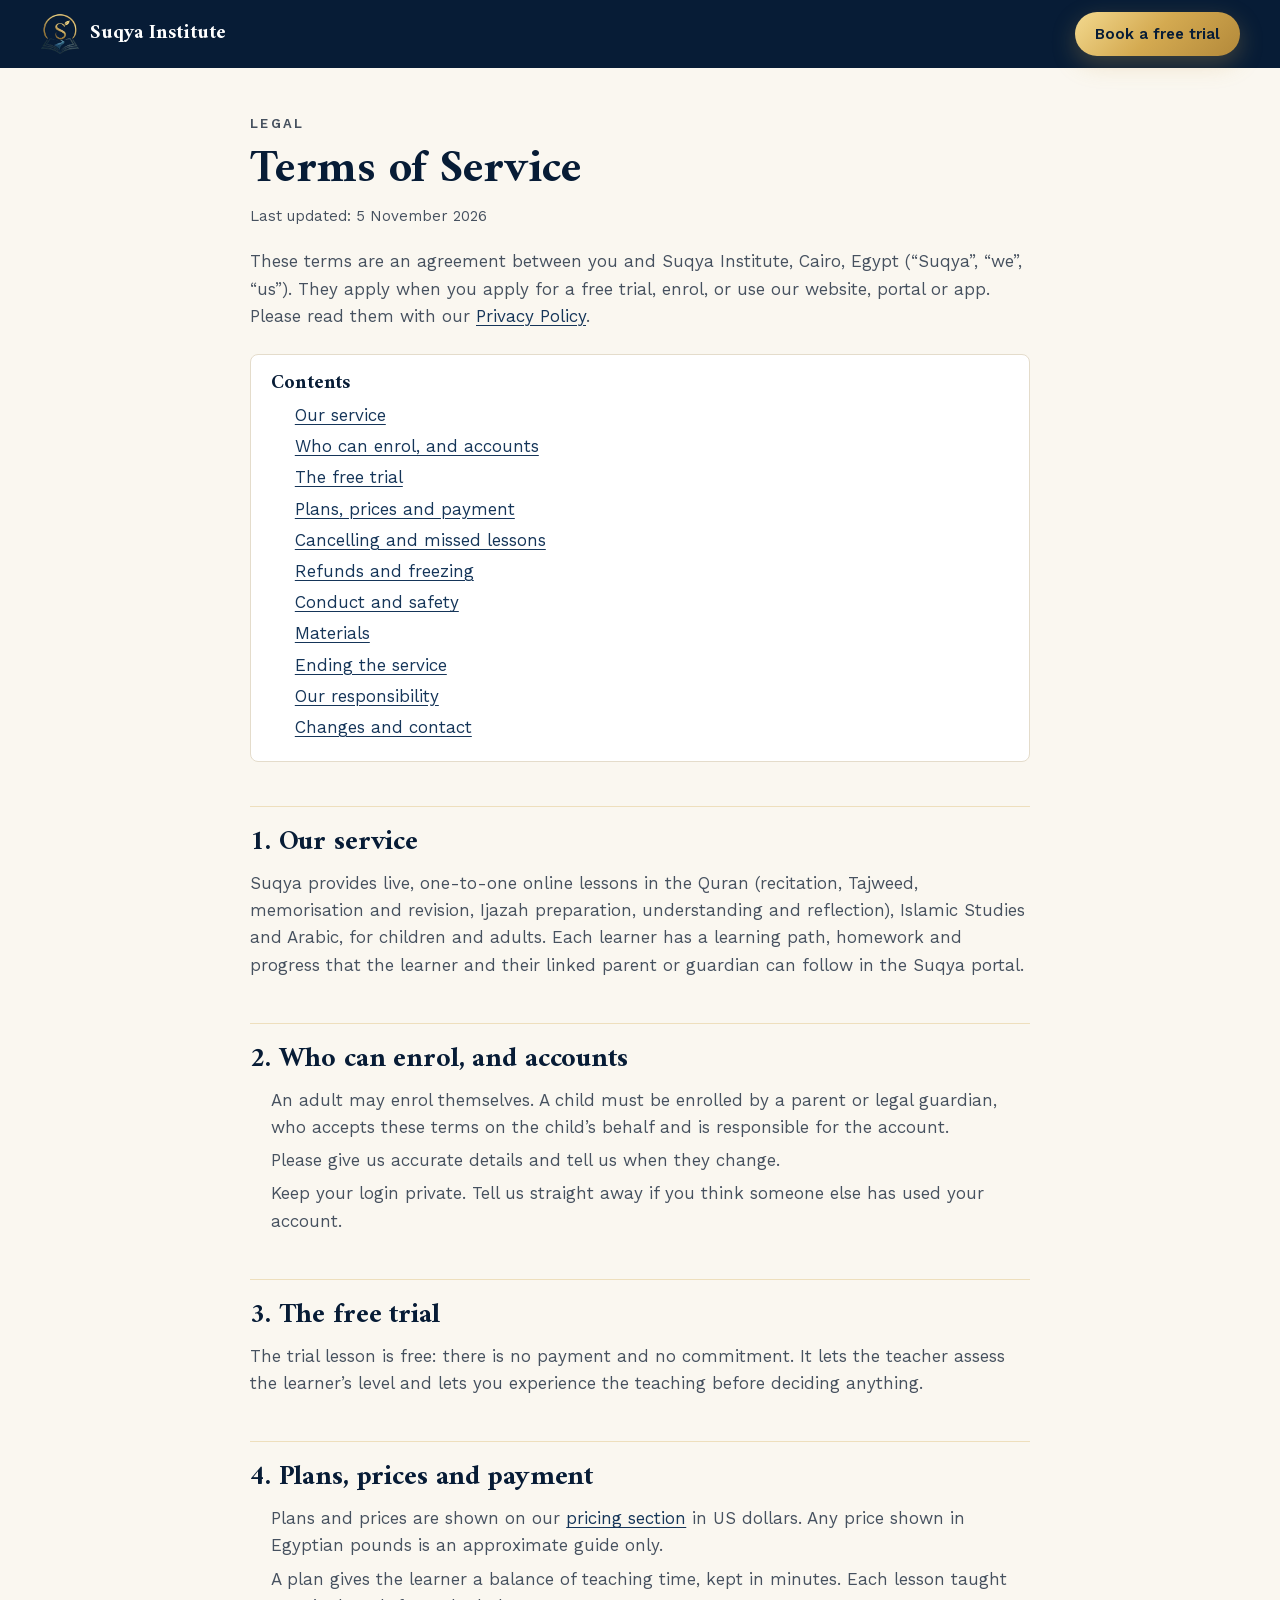
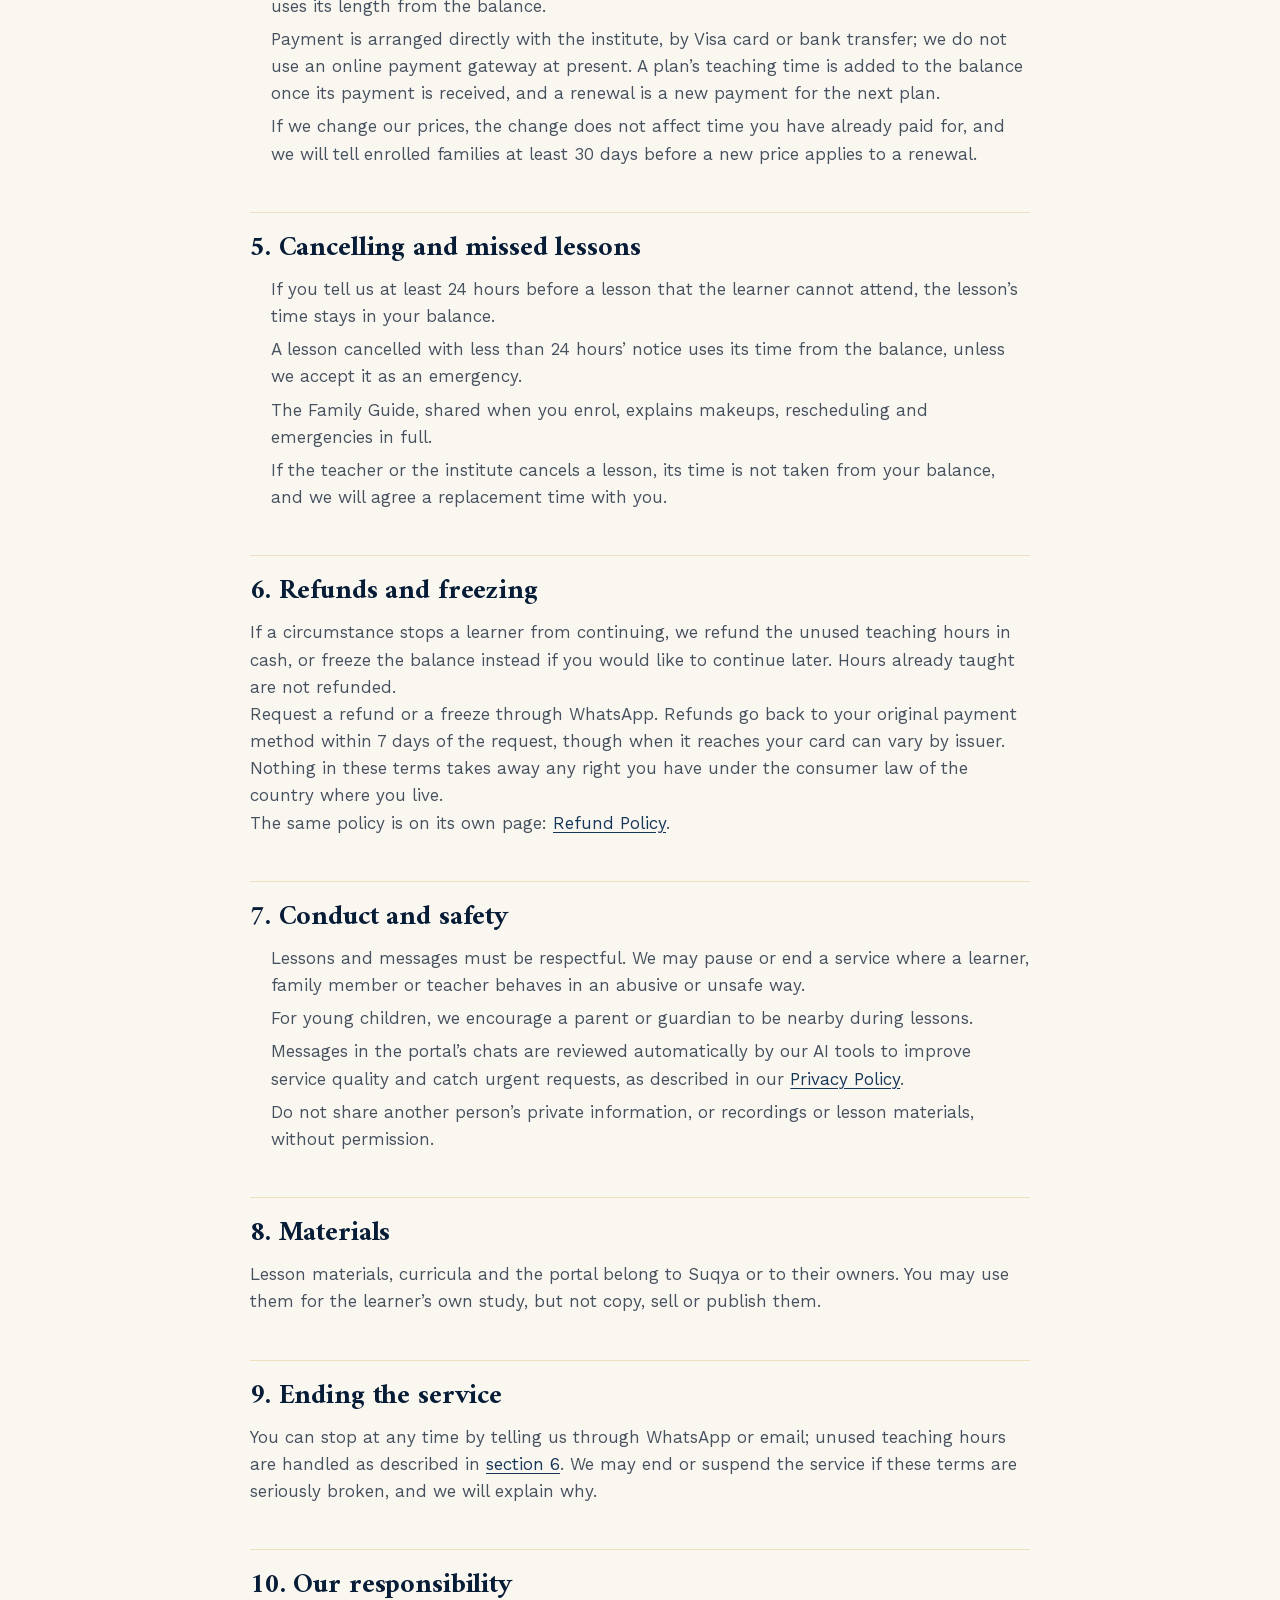
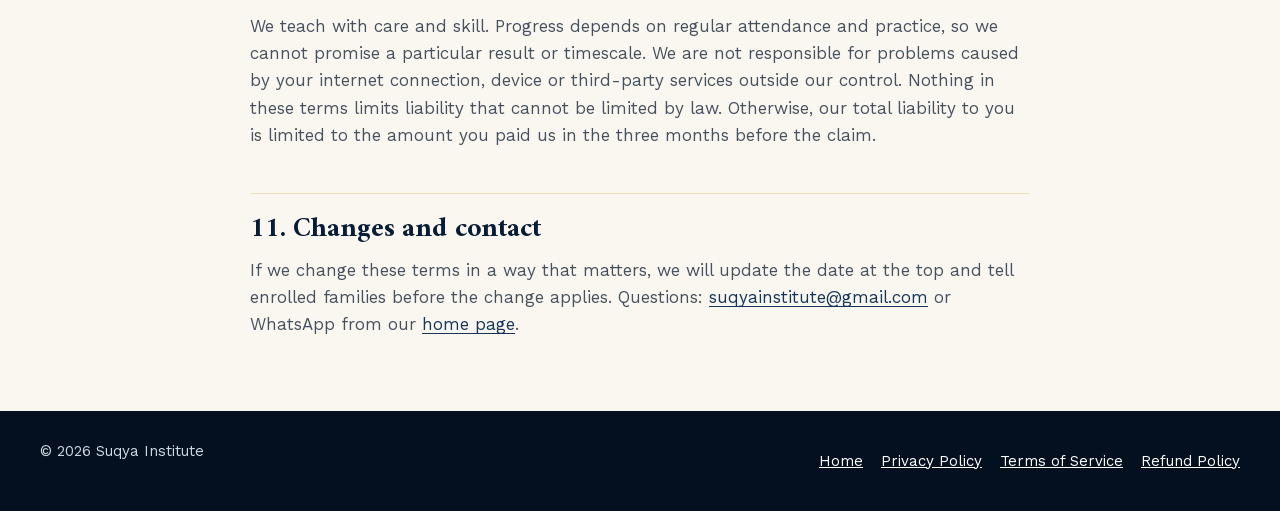
<file: terms.html>
<!DOCTYPE html>
<html lang="en">
<head>
<meta charset="UTF-8">
<meta name="viewport" content="width=device-width, initial-scale=1.0">
<title>Terms of Service — Suqya Institute</title>
<meta name="description" content="The terms for Suqya Institute's free trial, online lessons, portal, payments, cancellations and refunds.">
<link rel="canonical" href="https://suqyainstitute.com/terms">
<meta name="theme-color" content="#071c36">
<link rel="icon" href="/favicon.ico?v=20261105" sizes="48x48">
<link rel="icon" type="image/png" sizes="48x48" href="/favicon-48x48.png?v=20261105">
<link rel="icon" type="image/png" sizes="192x192" href="/favicon-192x192.png?v=20261105">
<link rel="apple-touch-icon" sizes="180x180" href="/apple-touch-icon.png?v=20261105">
<link rel="stylesheet" href="/assets/styles.4ee29c35.css">
<link rel="stylesheet" href="/assets/legal.a4aabdb8.css">
<script src="https://app.suqyainstitute.com/ad-pixels-loader.js" defer></script>
</head>
<body class="lg-body">
<a class="skip" href="#content">Skip to content</a>
<header class="lg-bar">
  <div class="lg-bar-in">
    <a href="/" class="lg-brand"><img src="/assets/logo-128.de85d0d7.webp" alt="" width="128" height="135" decoding="async"><strong>Suqya Institute</strong></a>
    <a href="/apply" class="btn btn-gold btn-sm">Book a free trial</a>
  </div>
</header>

<main id="content" class="lg-main">
  <p class="lg-eyebrow">Legal</p>
  <h1>Terms of Service</h1>
  <p class="lg-meta">Last updated: 5 November 2026</p>

  <p>These terms are an agreement between you and Suqya Institute, Cairo, Egypt (&ldquo;Suqya&rdquo;, &ldquo;we&rdquo;, &ldquo;us&rdquo;). They apply when you apply for a free trial, enrol, or use our website, portal or app. Please read them with our <a href="/privacy">Privacy Policy</a>.</p>

  <nav class="lg-toc" aria-labelledby="toc-title">
    <h2 id="toc-title">Contents</h2>
    <ol>
      <li><a href="#service">Our service</a></li>
      <li><a href="#accounts">Who can enrol, and accounts</a></li>
      <li><a href="#trial">The free trial</a></li>
      <li><a href="#plans">Plans, prices and payment</a></li>
      <li><a href="#missed">Cancelling and missed lessons</a></li>
      <li><a href="#refunds">Refunds and freezing</a></li>
      <li><a href="#conduct">Conduct and safety</a></li>
      <li><a href="#content-ip">Materials</a></li>
      <li><a href="#ending">Ending the service</a></li>
      <li><a href="#liability">Our responsibility</a></li>
      <li><a href="#changes">Changes and contact</a></li>
    </ol>
  </nav>

  <h2 id="service">1. Our service</h2>
  <p>Suqya provides live, one-to-one online lessons in the Quran (recitation, Tajweed, memorisation and revision, Ijazah preparation, understanding and reflection), Islamic Studies and Arabic, for children and adults. Each learner has a learning path, homework and progress that the learner and their linked parent or guardian can follow in the Suqya portal.</p>

  <h2 id="accounts">2. Who can enrol, and accounts</h2>
  <ul>
    <li>An adult may enrol themselves. A child must be enrolled by a parent or legal guardian, who accepts these terms on the child&rsquo;s behalf and is responsible for the account.</li>
    <li>Please give us accurate details and tell us when they change.</li>
    <li>Keep your login private. Tell us straight away if you think someone else has used your account.</li>
  </ul>

  <h2 id="trial">3. The free trial</h2>
  <p>The trial lesson is free: there is no payment and no commitment. It lets the teacher assess the learner&rsquo;s level and lets you experience the teaching before deciding anything.</p>

  <h2 id="plans">4. Plans, prices and payment</h2>
  <ul>
    <li>Plans and prices are shown on our <a href="/#pricing">pricing section</a> in US dollars. Any price shown in Egyptian pounds is an approximate guide only.</li>
    <li>A plan gives the learner a balance of teaching time, kept in minutes. Each lesson taught uses its length from the balance.</li>
    <li>Payment is arranged directly with the institute, by Visa card or bank transfer; we do not use an online payment gateway at present. A plan&rsquo;s teaching time is added to the balance once its payment is received, and a renewal is a new payment for the next plan.</li>
    <li>If we change our prices, the change does not affect time you have already paid for, and we will tell enrolled families at least 30 days before a new price applies to a renewal.</li>
  </ul>

  <h2 id="missed">5. Cancelling and missed lessons</h2>
  <ul>
    <li>If you tell us at least 24 hours before a lesson that the learner cannot attend, the lesson&rsquo;s time stays in your balance.</li>
    <li>A lesson cancelled with less than 24 hours&rsquo; notice uses its time from the balance, unless we accept it as an emergency.</li>
    <li>The Family Guide, shared when you enrol, explains makeups, rescheduling and emergencies in full.</li>
    <li>If the teacher or the institute cancels a lesson, its time is not taken from your balance, and we will agree a replacement time with you.</li>
  </ul>

  <h2 id="refunds">6. Refunds and freezing</h2>
  <p>If a circumstance stops a learner from continuing, we refund the unused teaching hours in cash, or freeze the balance instead if you would like to continue later. Hours already taught are not refunded.</p>
  <p>Request a refund or a freeze through WhatsApp. Refunds go back to your original payment method within 7 days of the request, though when it reaches your card can vary by issuer.</p>
  <p>Nothing in these terms takes away any right you have under the consumer law of the country where you live.</p>
  <p>The same policy is on its own page: <a href="/refund-policy">Refund Policy</a>.</p>

  <h2 id="conduct">7. Conduct and safety</h2>
  <ul>
    <li>Lessons and messages must be respectful. We may pause or end a service where a learner, family member or teacher behaves in an abusive or unsafe way.</li>
    <li>For young children, we encourage a parent or guardian to be nearby during lessons.</li>
    <li>Messages in the portal&rsquo;s chats are reviewed automatically by our AI tools to improve service quality and catch urgent requests, as described in our <a href="/privacy#ai">Privacy Policy</a>.</li>
    <li>Do not share another person&rsquo;s private information, or recordings or lesson materials, without permission.</li>
  </ul>

  <h2 id="content-ip">8. Materials</h2>
  <p>Lesson materials, curricula and the portal belong to Suqya or to their owners. You may use them for the learner&rsquo;s own study, but not copy, sell or publish them.</p>

  <h2 id="ending">9. Ending the service</h2>
  <p>You can stop at any time by telling us through WhatsApp or email; unused teaching hours are handled as described in <a href="#refunds">section 6</a>. We may end or suspend the service if these terms are seriously broken, and we will explain why.</p>

  <h2 id="liability">10. Our responsibility</h2>
  <p>We teach with care and skill. Progress depends on regular attendance and practice, so we cannot promise a particular result or timescale. We are not responsible for problems caused by your internet connection, device or third-party services outside our control. Nothing in these terms limits liability that cannot be limited by law. Otherwise, our total liability to you is limited to the amount you paid us in the three months before the claim.</p>


  <h2 id="changes">11. Changes and contact</h2>
  <p>If we change these terms in a way that matters, we will update the date at the top and tell enrolled families before the change applies. Questions: <a href="mailto:suqyainstitute@gmail.com">suqyainstitute@gmail.com</a> or WhatsApp from our <a href="/#contact">home page</a>.</p>
</main>

<footer class="lg-foot">
  <div class="lg-foot-in">
    <span>&copy; 2026 Suqya Institute</span>
    <nav aria-label="Legal">
      <a href="/">Home</a>
      <a href="/privacy">Privacy Policy</a>
      <a href="/terms" aria-current="page">Terms of Service</a>
      <a href="/refund-policy">Refund Policy</a>
    </nav>
  </div>
</footer>
</body>
</html>
</file>
<file: assets/styles.4ee29c35.css>
@font-face{font-family:'Amiri';font-style:italic;font-weight:400;font-display:swap;src:url(/assets/fonts/amiri-400i-latin-ext.d840dc82.woff2) format('woff2');unicode-range:U+0100-02BA, U+02BD-02C5, U+02C7-02CC, U+02CE-02D7, U+02DD-02FF, U+0304, U+0308, U+0329, U+1D00-1DBF, U+1E00-1E9F, U+1EF2-1EFF, U+2020, U+20A0-20AB, U+20AD-20C0, U+2113, U+2C60-2C7F, U+A720-A7FF;}
@font-face{font-family:'Amiri';font-style:italic;font-weight:400;font-display:swap;src:url(/assets/fonts/amiri-400i-latin.ce139485.woff2) format('woff2');unicode-range:U+0000-00FF, U+0131, U+0152-0153, U+02BB-02BC, U+02C6, U+02DA, U+02DC, U+0304, U+0308, U+0329, U+2000-206F, U+20AC, U+2122, U+2191, U+2193, U+2212, U+2215, U+FEFF, U+FFFD;}
@font-face{font-family:'Amiri';font-style:normal;font-weight:700;font-display:swap;src:url(/assets/fonts/amiri-700-latin-ext.d93796e7.woff2) format('woff2');unicode-range:U+0100-02BA, U+02BD-02C5, U+02C7-02CC, U+02CE-02D7, U+02DD-02FF, U+0304, U+0308, U+0329, U+1D00-1DBF, U+1E00-1E9F, U+1EF2-1EFF, U+2020, U+20A0-20AB, U+20AD-20C0, U+2113, U+2C60-2C7F, U+A720-A7FF;}
@font-face{font-family:'Amiri';font-style:normal;font-weight:700;font-display:swap;src:url(/assets/fonts/amiri-700-latin.25feffc5.woff2) format('woff2');unicode-range:U+0000-00FF, U+0131, U+0152-0153, U+02BB-02BC, U+02C6, U+02DA, U+02DC, U+0304, U+0308, U+0329, U+2000-206F, U+20AC, U+2122, U+2191, U+2193, U+2212, U+2215, U+FEFF, U+FFFD;}
@font-face{font-family:'Work Sans';font-style:normal;font-weight:300 700;font-display:swap;src:url(/assets/fonts/work-sans-var-vietnamese.a7685ec4.woff2) format('woff2');unicode-range:U+0102-0103, U+0110-0111, U+0128-0129, U+0168-0169, U+01A0-01A1, U+01AF-01B0, U+0300-0301, U+0303-0304, U+0308-0309, U+0323, U+0329, U+1EA0-1EF9, U+20AB;}
@font-face{font-family:'Work Sans';font-style:normal;font-weight:300 700;font-display:swap;src:url(/assets/fonts/work-sans-var-latin-ext.fe0af300.woff2) format('woff2');unicode-range:U+0100-02BA, U+02BD-02C5, U+02C7-02CC, U+02CE-02D7, U+02DD-02FF, U+0304, U+0308, U+0329, U+1D00-1DBF, U+1E00-1E9F, U+1EF2-1EFF, U+2020, U+20A0-20AB, U+20AD-20C0, U+2113, U+2C60-2C7F, U+A720-A7FF;}
@font-face{font-family:'Work Sans';font-style:normal;font-weight:300 700;font-display:swap;src:url(/assets/fonts/work-sans-var-latin.72cd8f67.woff2) format('woff2');unicode-range:U+0000-00FF, U+0131, U+0152-0153, U+02BB-02BC, U+02C6, U+02DA, U+02DC, U+0304, U+0308, U+0329, U+2000-206F, U+20AC, U+2122, U+2191, U+2193, U+2212, U+2215, U+FEFF, U+FFFD;}
/* ---------------------------------------------------------------------
   Suqya Institute landing page.
   A premium navy and gold identity: a cinematic photographic hero, ivory
   reading sections, image cards for the programmes, and gold used for
   light, not decoration. The portal demo ([data-ui]) keeps the LMS's own
   surfaces further down this file.
   --------------------------------------------------------------------- */

:root{
  --navy-950:#04101f;
  --navy:#071c36;
  --navy-2:#0d2747;
  --navy-3:#153559;
  --gold:#d4aa51;
  --gold-hover:#e2bf6e;
  --gold-light:#f3d98f;
  --gold-deep:#8a6a24;
  --gold-grad:linear-gradient(135deg,#f3d98f 0%,#d4aa51 48%,#b3893a 100%);
  --ivory:#faf7f0;
  --ivory-2:#f3ede0;
  --paper-2:#efe9db;
  --paper-3:#e4dccb;
  --ink:#0a1525;
  --ink-soft:#46515f;
  --on-navy-soft:#cfd8e3;
  --on-navy-gold:#e7d6af;
  --line-gold:rgba(212,170,81,.32);

  --m:clamp(16px,3.2vw,40px);
  --r:8px;
  --max:1240px;
  --section:clamp(80px,10vw,128px);

  --f-display:'Amiri','Iowan Old Style','Palatino Linotype',Palatino,Georgia,serif;
  --f-text:'Work Sans',system-ui,-apple-system,'Segoe UI',Roboto,Arial,sans-serif;

  --ease:cubic-bezier(.2,.7,.2,1);
  --shadow-soft:0 1px 2px rgba(7,28,54,.05),0 12px 32px rgba(7,28,54,.08);
  --shadow-lift:0 2px 6px rgba(7,28,54,.08),0 22px 48px rgba(7,28,54,.16);
}

*,*::before,*::after{box-sizing:border-box}
html{-webkit-text-size-adjust:100%;scroll-padding-top:84px}
@media (prefers-reduced-motion:no-preference){html{scroll-behavior:smooth}}
body{margin:0;background:var(--ivory);color:var(--ink);font:400 17px/1.6 var(--f-text);-webkit-font-smoothing:antialiased;text-rendering:optimizeLegibility}
img,svg{display:block;max-width:100%}
h1,h2,h3,h4,p,ul,ol,dl,dd,figure,blockquote{margin:0}
ul,ol{padding:0;list-style:none}
a{color:inherit}
button{font:inherit;color:inherit}
h1,h2{font-family:var(--f-display);font-weight:700;line-height:1.1;letter-spacing:-.005em;text-wrap:balance}
p{text-wrap:pretty}
[hidden]{display:none!important}
.sr-only{position:absolute!important;width:1px;height:1px;padding:0;margin:-1px;overflow:hidden;clip:rect(0,0,0,0);white-space:nowrap;border:0}
.defs{position:absolute;width:0;height:0;overflow:hidden}
:focus-visible{outline:3px solid var(--gold-deep);outline-offset:3px}
.dark :focus-visible,.hero :focus-visible,.nav :focus-visible,.foot :focus-visible{outline-color:var(--gold)}
::selection{background:var(--gold);color:var(--navy)}
.ar{font-family:'Amiri',serif;font-weight:400}
.wrap{width:min(100% - 2*var(--m), var(--max));margin-inline:auto}
.skip{position:absolute;left:12px;top:-80px;z-index:100;background:var(--navy);color:#fff;padding:12px 18px;border-radius:var(--r);text-decoration:none;font-weight:600}
.skip:focus{top:12px}

/* ---------- buttons ---------- */
.btn{position:relative;display:inline-flex;align-items:center;justify-content:center;gap:10px;min-height:52px;padding:0 28px;border-radius:999px;border:0;font:600 16.5px/1.2 var(--f-text);text-decoration:none;cursor:pointer;overflow:hidden;isolation:isolate;transition:transform .2s var(--ease),box-shadow .25s ease,background-color .2s ease,color .2s ease}
.btn:active{transform:scale(.97)}
.btn-gold{background:var(--gold-grad);color:var(--navy);box-shadow:0 8px 24px rgba(212,170,81,.28)}
.btn-gold::after{content:"";position:absolute;inset:0;z-index:-1;background:linear-gradient(110deg,transparent 30%,rgba(255,255,255,.55) 50%,transparent 70%);transform:translateX(-120%)}
.btn-ghost{background:rgba(255,255,255,.06);color:#fff;box-shadow:inset 0 0 0 1.5px rgba(255,255,255,.45)}
.btn-navy{background:var(--navy);color:#fff}
.btn-lg{min-height:58px;padding:0 34px;font-size:17.5px}
.btn-sm{min-height:44px;padding:0 20px;font-size:15px}
.btn svg{width:20px;height:20px}
@media (hover:hover) and (pointer:fine){
  .btn-gold:hover{transform:translateY(-2px);box-shadow:0 14px 34px rgba(212,170,81,.42)}
  .btn-gold:hover::after{transform:translateX(120%);transition:transform .9s var(--ease)}
  .btn-ghost:hover{background:rgba(255,255,255,.14)}
  .btn-navy:hover{background:var(--navy-3)}
}

/* ---------- section heads ---------- */
.sec{padding:var(--section) 0;position:relative}
.sec-head{text-align:center;max-width:780px;margin:0 auto clamp(40px,5vw,60px)}
.eyebrow{display:inline-flex;align-items:center;gap:14px;font:600 13px/1.2 var(--f-text);letter-spacing:.18em;text-transform:uppercase;color:var(--gold-deep)}
.eyebrow::before,.eyebrow::after{content:"";width:34px;height:1px;background:currentColor;opacity:.6}
.sec-head h2{font-size:clamp(34px,4.4vw,56px);margin-top:14px}
.sec-head .lead{font-size:clamp(17px,1.4vw,19px);color:var(--ink-soft);margin:18px auto 0;max-width:62ch}
.orn{display:flex;justify-content:center;align-items:center;gap:12px;margin:18px auto 0;color:var(--gold)}
.orn::before,.orn::after{content:"";width:60px;height:1px;background:linear-gradient(90deg,transparent,var(--gold))}
.orn::after{transform:scaleX(-1)}
.orn svg{width:16px;height:16px;fill:currentColor}
.dark{background:var(--navy);color:#fff}
.dark .eyebrow{color:var(--gold)}
.dark .sec-head .lead{color:var(--on-navy-soft)}

/* ---------- navigation ---------- */
/* Solid by default, so the bar stays readable without script; the page
   script marks it .live, and a live bar is clear over the hero until the
   page scrolls. */
.nav{position:fixed;top:0;left:0;right:0;z-index:50;color:#fff;transition:background-color .35s ease,box-shadow .35s ease,padding .35s ease;padding:8px 0;background:rgba(5,17,36,.94);box-shadow:0 10px 30px rgba(0,0,0,.18)}
@supports (backdrop-filter:blur(8px)){.nav{background:rgba(5,17,36,.82);backdrop-filter:blur(14px) saturate(1.2)}}
.nav.live:not(.scrolled){background:transparent;box-shadow:none;backdrop-filter:none;padding:14px 0}
.nav-in{display:flex;align-items:center;gap:24px;width:min(100% - 2*var(--m), 1320px);margin-inline:auto}
.brand{display:flex;align-items:center;gap:12px;text-decoration:none;margin-right:auto}
.brand img{width:46px;height:auto;filter:drop-shadow(0 0 10px rgba(212,170,81,.35))}
.brand-txt{display:flex;flex-direction:column;line-height:1.1}
.brand-txt strong{font:700 22px/1 var(--f-display)}
.brand-txt span{font-size:12.5px;color:var(--on-navy-gold);margin-top:4px;letter-spacing:.02em}
.links{display:flex;align-items:center;gap:clamp(18px,2.2vw,32px)}
.links a{text-decoration:none;font-size:15.5px;font-weight:500;color:rgba(255,255,255,.88);padding:8px 0;position:relative}
.links a::after{content:"";position:absolute;left:0;right:0;bottom:2px;height:1.5px;background:var(--gold);transform:scaleX(0);transform-origin:left;transition:transform .3s var(--ease)}
.links a:hover{color:#fff}
.links a.nav-app{display:inline-flex;align-items:center;gap:7px}
.links a.nav-app svg{flex:none;display:inline-block;color:var(--gold)}
.install-dialog{max-width:min(22rem,calc(100vw - 2rem));padding:22px;border:0;border-radius:20px;background:#fff;color:var(--navy);box-shadow:0 24px 60px rgba(0,0,0,.35)}
.install-dialog::backdrop{background:rgba(3,10,22,.6)}
.install-dialog h2{margin:0 0 10px;font:600 18px/1.3 var(--f-text)}
.install-dialog ol{margin:0;padding-inline-start:20px;list-style:decimal;font:400 15px/1.6 var(--f-text)}
.install-dialog li{display:list-item;margin:4px 0}
.install-dialog p{margin:10px 0 0;font:400 14px/1.5 var(--f-text)}
.install-dialog .install-ready{margin:4px 0 14px}
.install-dialog .install-ready .btn{width:100%}
.install-dialog form{margin-top:16px;display:flex;justify-content:flex-end}
.links a:hover::after{transform:scaleX(1)}
.nav-login{flex:none;display:inline-flex;align-items:center;gap:8px;min-height:44px;padding:0 18px;border-radius:999px;color:rgba(255,255,255,.92);font:500 15px/1 var(--f-text);text-decoration:none;white-space:nowrap;background:rgba(255,255,255,.04);box-shadow:inset 0 0 0 1px rgba(255,255,255,.26);transition:color .2s ease,background-color .25s ease,box-shadow .25s ease}
.nav-login svg{width:18px;height:18px;flex:none;fill:none;stroke:var(--gold);stroke-width:1.8;stroke-linecap:round}
.nav-login:hover{color:#fff;background:rgba(212,170,81,.1);box-shadow:inset 0 0 0 1px rgba(212,170,81,.7)}
.nav-cta{margin-left:-12px}
.menu{display:none;width:46px;height:46px;border:0;border-radius:12px;background:rgba(255,255,255,.08);cursor:pointer;place-items:center}
.menu-lines{display:grid;gap:6px;width:20px}
.menu-lines span{display:block;height:2px;background:#fff;border-radius:2px;transition:transform .25s var(--ease)}
.menu[aria-expanded="true"] .menu-lines span:first-child{transform:translateY(4px) rotate(45deg)}
.menu[aria-expanded="true"] .menu-lines span:last-child{transform:translateY(-4px) rotate(-45deg)}
@media (max-width:1023px){
  .menu{display:grid}
  .links{display:none;position:absolute;top:100%;left:var(--m);right:var(--m);flex-direction:column;align-items:stretch;gap:0;margin-top:8px;padding:10px;border-radius:16px;background:var(--navy);box-shadow:0 20px 40px rgba(0,0,0,.3)}
  .links.open{display:flex}
  .links a{font-size:18px;padding:14px 12px}
  .links a::after{display:none}
  .nav-in{gap:12px}
}
@media (max-width:1023px){.nav-cta{margin-left:0}}
@media (max-width:560px){.brand-txt span{display:none}.brand-txt strong{font-size:19px}.nav-cta{padding:0 16px;font-size:14px;white-space:nowrap}.brand-txt strong{white-space:nowrap}
  .nav-login{width:44px;padding:0;justify-content:center}
  .nav-login-txt{position:absolute;width:1px;height:1px;overflow:hidden;clip:rect(0 0 0 0);clip-path:inset(50%);white-space:nowrap}
  .nav-login svg{width:20px;height:20px}
}
@media (max-width:490px){.brand-txt{display:none}}

/* ---------- hero ---------- */
.hero{position:relative;min-height:100svh;display:flex;align-items:center;overflow:hidden;background:#06142a;color:#fff;padding:120px 0 110px}
.hero-bg{position:absolute;inset:0}
.hero-bg img{width:100%;height:100%;object-fit:cover;object-position:70% 40%}
.hero-shade{position:absolute;inset:0;background:
  linear-gradient(90deg,rgba(5,16,34,.97) 0%,rgba(5,16,34,.9) 30%,rgba(5,16,34,.45) 56%,rgba(5,16,34,.08) 78%),
  linear-gradient(0deg,rgba(5,16,34,.85) 0%,rgba(5,16,34,0) 32%)}
.hero-glow{position:absolute;left:-10%;top:10%;width:60%;height:80%;background:radial-gradient(closest-side,rgba(212,170,81,.16),transparent);pointer-events:none}
.motes{position:absolute;inset:0;pointer-events:none;overflow:hidden}
.mote{position:absolute;bottom:-10px;border-radius:50%;background:radial-gradient(circle,#f6dc95 0%,rgba(212,170,81,.7) 40%,rgba(212,170,81,0) 72%);opacity:0}
.hero-in{position:relative;z-index:2;width:min(100% - 2*var(--m), 1240px);margin-inline:auto}
.hero-copy{max-width:640px}
.hero-logo{width:92px;height:auto;margin-bottom:22px;filter:drop-shadow(0 0 22px rgba(212,170,81,.45))}
.hero .eyebrow{color:var(--gold-light)}
.hero .eyebrow::before{display:none}
.hero h1{font-size:clamp(40px,5.6vw,78px);line-height:1.06;margin-top:16px}
.gold-text{background:linear-gradient(110deg,#c9973a 0%,#f6dc95 35%,#d4aa51 55%,#f3d98f 75%,#c9973a 100%);background-size:220% 100%;-webkit-background-clip:text;background-clip:text;color:transparent}
.hero-lead{font-size:clamp(17px,1.45vw,20px);line-height:1.6;color:#dbe3ec;margin-top:22px;max-width:52ch}
.hero-actions{display:flex;flex-wrap:wrap;gap:14px;margin-top:34px}
.hero-trust{display:flex;flex-wrap:wrap;gap:12px 26px;margin-top:34px;font-size:15px;color:#e8edf3}
.hero-trust li{display:flex;align-items:center;gap:9px}
.hero-trust svg{width:20px;height:20px;flex:none;color:var(--gold)}
.scroll-cue{position:absolute;left:50%;bottom:26px;z-index:2;width:26px;height:42px;margin-left:-13px;border-radius:14px;box-shadow:inset 0 0 0 2px rgba(255,255,255,.5)}
.scroll-cue span{position:absolute;left:50%;top:8px;width:4px;height:8px;margin-left:-2px;border-radius:2px;background:var(--gold)}
@media (max-width:1023px){
  .hero-bg img{object-position:80% 40%}
  .hero-shade{background:linear-gradient(90deg,rgba(5,16,34,.96) 0%,rgba(5,16,34,.82) 45%,rgba(5,16,34,.35) 80%),linear-gradient(0deg,rgba(5,16,34,.85),rgba(5,16,34,0) 40%)}
}
/* Phones: the photograph sits above the words, so the child and the
   teacher stay visible, and the copy rises over its faded lower edge. */
@media (max-width:700px){
  .hero{display:block;min-height:0;padding:0 0 52px;--photo:clamp(190px,40svh,420px)}
  .hero-bg{display:block;position:relative;inset:auto;height:var(--photo);overflow:hidden}
  .hero-bg img{object-position:50% 20%}
  .hero-shade{bottom:auto;height:var(--photo);background:linear-gradient(180deg,rgba(5,16,34,.62) 0%,rgba(5,16,34,0) 24%,rgba(5,16,34,0) 46%,rgba(6,20,42,.88) 82%,#06142a 100%)}
  .hero-glow{display:none}
  .hero-in{margin-top:-72px}
  .hero-logo{display:none}
  .hero h1{font-size:clamp(34px,10vw,46px);margin-top:12px}
  .hero-lead{margin-top:16px}
  .hero-actions{margin-top:24px}
  .hero-actions .btn{flex:1 1 100%}
  .hero-trust{gap:10px 18px;font-size:14px;margin-top:24px}
  .scroll-cue{display:none}
}
@media (max-width:700px) and (max-height:600px){.hero{--photo:34svh}}
/* Wider screens: the hero carries the large logo, so the bar shows its
   own only once the page scrolls. */
@media (min-width:701px){
  .brand{transition:opacity .35s ease,visibility .35s}
  .nav.live:not(.scrolled) .brand{opacity:0;visibility:hidden}
}

/* hero entrance */
@media (prefers-reduced-motion:no-preference){
  .hero-bg img{animation:heroZoom 9s cubic-bezier(.2,.6,.2,1) both}
  .hero-shade{animation:fadeIn 1.2s ease both}
  .hero-logo{animation:logoIn 1.1s .15s var(--ease) both,logoGlow 4s 1.4s ease-in-out infinite alternate}
  .hero .in{animation:riseIn .9s var(--ease) both}
  .hero .in:nth-child(2){animation-delay:.35s}
  .hero .in:nth-child(3){animation-delay:.5s}
  .hero .in:nth-child(4){animation-delay:.65s}
  .hero .in:nth-child(5){animation-delay:.8s}
  .hero .in:nth-child(6){animation-delay:.95s}
  .gold-text{animation:shimmer 7s 1.6s linear infinite}
  .mote{animation:drift linear infinite}
  .scroll-cue span{animation:cue 2s ease-in-out infinite}
}
@keyframes heroZoom{from{transform:scale(1.12)}}
@keyframes fadeIn{from{opacity:0}}
@keyframes logoIn{from{opacity:0;transform:scale(.6) rotate(-8deg)}}
@keyframes logoGlow{from{filter:drop-shadow(0 0 14px rgba(212,170,81,.3))}to{filter:drop-shadow(0 0 30px rgba(243,217,143,.65))}}
@keyframes riseIn{from{opacity:0;transform:translateY(26px)}}
@keyframes shimmer{to{background-position:-220% 0}}
@keyframes drift{0%{transform:translate(0,0);opacity:0}12%{opacity:.9}80%{opacity:.6}100%{transform:translate(var(--dx,20px),-105vh);opacity:0}}
@keyframes cue{0%,100%{transform:translateY(0);opacity:1}60%{transform:translateY(12px);opacity:.2}}

/* ---------- about ---------- */
.about{background:var(--ivory);overflow:hidden}
.about::before{content:"";position:absolute;inset:0;opacity:.05;background:url("data:image/svg+xml,%3Csvg xmlns='http://www.w3.org/2000/svg' width='56' height='56' fill='none' stroke='%23b08d3c'%3E%3Crect x='16' y='16' width='24' height='24'/%3E%3Crect x='16' y='16' width='24' height='24' transform='rotate(45 28 28)'/%3E%3Ccircle cx='28' cy='28' r='5'/%3E%3C/svg%3E");pointer-events:none}
.ar-motto{font-family:'Amiri',serif;font-size:clamp(30px,3.4vw,44px);line-height:1.6;color:var(--gold-deep);margin-top:10px}
.hadith{position:relative;max-width:720px;margin:calc(-1*clamp(16px,2vw,28px)) auto clamp(40px,5vw,60px);padding:clamp(20px,2.4vw,28px) clamp(18px,3vw,36px);text-align:center;border-block:1px solid rgba(212,170,81,.35)}
.hadith-ar{font-family:'Amiri',serif;font-size:clamp(21px,2.2vw,27px);line-height:1.9;color:var(--navy)}
.hadith-en{margin-top:10px;font-family:var(--f-display);font-style:italic;font-size:clamp(17px,1.5vw,19px);line-height:1.6;color:var(--ink-soft)}
.hadith figcaption{margin-top:12px;font:600 13px/1.4 var(--f-text);letter-spacing:.08em;color:var(--gold-deep)}
.mvv{position:relative;display:grid;grid-template-columns:repeat(3,minmax(0,1fr));gap:24px}
.mvv-card{position:relative;background:#fff;border-radius:22px;padding:clamp(28px,3vw,40px);box-shadow:var(--shadow-soft);border:1px solid rgba(212,170,81,.22);transition:transform .35s var(--ease),box-shadow .35s ease}
.mvv-card h3{font:700 clamp(24px,2.2vw,30px)/1.2 var(--f-display);margin:22px 0 12px}
.mvv-card p{color:var(--ink-soft);font-size:16.5px}
.mvv-ico{display:grid;place-items:center;width:60px;height:60px;border-radius:18px;background:var(--gold-grad);color:var(--navy);box-shadow:0 10px 24px rgba(212,170,81,.3)}
.mvv-ico svg{width:28px;height:28px}
.mvv-card.featured{display:flex;flex-direction:column;justify-content:center;background:var(--navy);color:#fff;border-color:transparent;box-shadow:0 30px 60px rgba(7,28,54,.25)}
.mvv-card.featured h3{margin-top:0}
.mvv-card.featured p{color:var(--on-navy-soft)}
.mvv-card.featured::after{content:"";position:absolute;inset:0;border-radius:inherit;box-shadow:inset 0 0 0 1px rgba(212,170,81,.4);pointer-events:none}
@media (hover:hover){.mvv-card:hover{transform:translateY(-6px);box-shadow:var(--shadow-lift)}}
@media (min-width:1024px){.mvv-card.featured{transform:translateY(-16px)}.mvv-card.featured:hover{transform:translateY(-22px)}}
@media (max-width:900px){.mvv{grid-template-columns:1fr;max-width:560px;margin-inline:auto}}

/* ---------- why: feature cards and stats ---------- */
.why{background:#fff}
.features{display:grid;grid-template-columns:repeat(3,minmax(0,1fr));gap:22px}
.feature{position:relative;padding:32px 30px;border-radius:20px;background:var(--ivory);border:1px solid rgba(7,28,54,.06);transition:transform .35s var(--ease),box-shadow .35s ease,border-color .35s ease;overflow:hidden}
.feature::before{content:"";position:absolute;left:0;top:0;right:0;height:3px;background:var(--gold-grad);transform:scaleX(0);transform-origin:left;transition:transform .45s var(--ease)}
.feature-ico{display:grid;place-items:center;width:56px;height:56px;border-radius:16px;background:var(--navy);color:var(--gold)}
.feature-ico svg{width:26px;height:26px}
.feature h3{font:600 20px/1.3 var(--f-text);margin:22px 0 10px}
.feature p{color:var(--ink-soft);font-size:16px}
@media (hover:hover){.feature:hover{transform:translateY(-6px);box-shadow:var(--shadow-lift);border-color:rgba(212,170,81,.35)}.feature:hover::before{transform:scaleX(1)}}
.stats{display:grid;grid-template-columns:repeat(4,minmax(0,1fr));margin-top:48px;border-radius:24px;background:var(--navy);color:#fff;padding:12px;position:relative;overflow:hidden}
.stats::before{content:"";position:absolute;inset:0;background:radial-gradient(600px 200px at 20% 0%,rgba(212,170,81,.18),transparent);pointer-events:none}
.stat{position:relative;padding:26px 22px;text-align:center}
.stat+.stat::before{content:"";position:absolute;left:0;top:24%;bottom:24%;width:1px;background:rgba(212,170,81,.3)}
.stat b{display:block;font:700 clamp(36px,3.6vw,50px)/1 var(--f-display);color:var(--gold-light);font-variant-numeric:tabular-nums}
.stat span{display:block;margin-top:10px;font-size:15px;color:var(--on-navy-soft)}
@media (max-width:1023px){.features{grid-template-columns:1fr 1fr}.stats{grid-template-columns:1fr 1fr}.stat:nth-child(3)::before{display:none}}
@media (max-width:620px){.features{grid-template-columns:1fr}}

/* ---------- portal section ---------- */
.portal{padding:var(--section) 0}
.who-sees{display:grid;grid-template-columns:1fr 1fr;gap:16px;max-width:900px;margin:0 auto 8px}
.who-sees li{padding:18px 20px;border-radius:16px;background:rgba(255,255,255,.05);box-shadow:inset 0 0 0 1px rgba(212,170,81,.22);font-size:15.5px;color:var(--on-navy-soft)}
.who-sees strong{display:block;color:#fff;font-size:16.5px;margin-bottom:4px}
.portal .seg{display:flex;width:max-content;margin:36px auto 22px}
@media (max-width:640px){.who-sees{grid-template-columns:1fr}}

/* ---------- programmes ---------- */
.programmes{background:var(--ivory-2)}
.prog-grid{display:grid;grid-template-columns:repeat(3,minmax(0,1fr));gap:24px}
.prog-card{position:relative;min-height:460px;border-radius:22px;overflow:hidden;color:#fff;background:var(--navy);display:flex;flex-direction:column;justify-content:flex-end;isolation:isolate;box-shadow:var(--shadow-soft);transition:transform .45s var(--ease),box-shadow .45s ease}
.prog-card picture,.prog-card picture img{position:absolute;inset:0;width:100%;height:100%}
.prog-card picture{z-index:-2}
.prog-card picture img{object-fit:cover;transition:transform 1.2s var(--ease)}
.prog-card::before{content:"";position:absolute;inset:0;z-index:-1;background:linear-gradient(180deg,rgba(5,16,34,.05) 0%,rgba(5,16,34,.25) 30%,rgba(5,16,34,.86) 62%,rgba(5,16,34,.97) 100%)}
.prog-card::after{content:"";position:absolute;inset:0;border-radius:inherit;box-shadow:inset 0 0 0 1px rgba(212,170,81,0);transition:box-shadow .45s ease;pointer-events:none}
.prog-badge{position:absolute;top:20px;left:20px;display:grid;place-items:center;width:52px;height:52px;border-radius:16px;background:rgba(7,28,54,.72);color:var(--gold-light);box-shadow:inset 0 0 0 1px rgba(212,170,81,.45)}
@supports (backdrop-filter:blur(6px)){.prog-badge{background:rgba(7,28,54,.5);backdrop-filter:blur(6px)}}
.prog-badge svg{width:26px;height:26px}
.prog-badge .ar{font-size:28px;line-height:1}
.prog-body{padding:28px}
.prog-body h3{font:700 clamp(26px,2.2vw,31px)/1.15 var(--f-display)}
.prog-body p{font-size:15.5px;color:#dbe3ec;margin-top:10px}
.prog-chips{display:flex;flex-wrap:wrap;gap:8px;margin-top:16px}
.prog-chips li{font-size:13px;font-weight:500;padding:5px 12px;border-radius:999px;background:rgba(212,170,81,.14);box-shadow:inset 0 0 0 1px rgba(212,170,81,.45);color:#f6e8c7}
.prog-link{display:inline-flex;align-items:center;gap:8px;margin-top:20px;font-weight:600;color:var(--gold-light);text-decoration:none;font-size:15.5px}
.prog-link svg{width:18px;height:18px;transition:transform .3s var(--ease)}
.prog-link::after{content:"";position:absolute;inset:0}
@media (hover:hover){
  .prog-card:hover{transform:translateY(-8px);box-shadow:0 30px 60px rgba(7,28,54,.3)}
  .prog-card:hover picture img{transform:scale(1.07)}
  .prog-card:hover::after{box-shadow:inset 0 0 0 1.5px rgba(212,170,81,.7)}
  .prog-card:hover .prog-link svg{transform:translateX(4px)}
}
.prog-card:focus-within::after{box-shadow:inset 0 0 0 2px var(--gold)}
.prog-note{text-align:center;margin-top:32px;font-size:15px;color:var(--ink-soft)}
@media (max-width:1023px){.prog-grid{grid-template-columns:1fr 1fr}}
@media (max-width:640px){.prog-grid{grid-template-columns:1fr}.prog-card{min-height:420px}}

/* ---------- how it works ---------- */
.how{background:#fff}
.steps{display:grid;grid-template-columns:repeat(4,minmax(0,1fr));gap:22px;counter-reset:step}
.steps li{position:relative;display:grid;align-content:start;gap:8px;padding:26px 24px 30px;border-radius:20px;background:var(--ivory);border:1px solid rgba(7,28,54,.06);counter-increment:step}
.steps li::before{content:"Step " counter(step);position:absolute;top:18px;right:20px;font-size:12.5px;font-weight:600;letter-spacing:.08em;text-transform:uppercase;color:var(--gold-deep)}
.stage{width:100%;max-width:200px;height:auto;margin:0 auto 6px}
.steps h3{font:700 24px/1.2 var(--f-display)}
.steps p{font-size:15.5px;color:var(--ink-soft)}
@media (max-width:1023px){.steps{grid-template-columns:1fr 1fr}}
@media (max-width:560px){
  .steps{grid-template-columns:1fr}
  .steps li{grid-template-columns:110px minmax(0,1fr);align-items:center;column-gap:16px;padding:44px 18px 22px}
  .steps li::before{top:16px;right:18px}
  .steps li .stage{grid-row:1/3;margin:0}
  .steps li>div{grid-column:2}
}

/* ---------- pricing ---------- */
.pricing{padding:var(--section) 0}
.pricing .sec-head .lead strong{color:var(--gold-light);font-weight:600}
.choice-group{border:0;padding:0;margin:0;min-width:0}
.choices{display:grid;grid-template-columns:1fr 1fr;gap:24px;max-width:1080px;margin:0 auto 14px}
.choice-group legend{padding:0;margin-bottom:10px;font-size:15px;font-weight:600;color:var(--on-navy-gold)}
.choice-options{display:flex;flex-wrap:wrap;gap:6px}
.choice-pill{display:inline-flex;align-items:center;min-height:44px;padding:0 16px;border-radius:999px;background:rgba(255,255,255,.06);box-shadow:inset 0 0 0 1px rgba(255,255,255,.14);color:#e6ebf2;font-size:15px;font-weight:500;cursor:pointer;transition:background-color .2s ease,color .2s ease}
.choice-pill:hover{background:rgba(255,255,255,.12)}
.choice-input:checked+.choice-pill{background:var(--gold-grad);color:var(--navy);font-weight:600;box-shadow:none}
.choice-input:focus-visible+.choice-pill{outline:3px solid var(--gold);outline-offset:3px}
.pricing-live{text-align:center;font-size:15px;color:var(--on-navy-soft);margin:6px 0 34px;min-height:1.5em}
.pricing-note{text-align:center;font-size:13.5px;color:var(--on-navy-soft);opacity:.75;max-width:52ch;margin:22px auto 0}
.plans{display:grid;grid-template-columns:repeat(4,minmax(0,1fr));gap:20px;align-items:stretch}
.plan{position:relative;display:flex;flex-direction:column;padding:30px 26px 26px;border-radius:22px;background:rgba(255,255,255,.04);box-shadow:inset 0 0 0 1px rgba(255,255,255,.1);transition:transform .35s var(--ease),box-shadow .35s ease}
.plan-rec{background:linear-gradient(180deg,rgba(212,170,81,.2),rgba(212,170,81,.05));box-shadow:inset 0 0 0 2px var(--gold),0 28px 70px rgba(0,0,0,.38),0 0 60px rgba(212,170,81,.14)}
.plan-note{margin:8px 0 0;font-size:14.5px;line-height:1.45;color:var(--gold-light)}
.plan-tag{position:absolute;top:-14px;left:50%;transform:translateX(-50%);white-space:nowrap;padding:6px 16px;border-radius:999px;background:var(--gold-grad);color:var(--navy);font-size:13px;font-weight:700;letter-spacing:.04em}
.plan-name{font:600 19px/1.3 var(--f-text);color:#fff}
.plan-price{margin:18px 0 6px;display:flex;flex-direction:column;gap:4px}
.plan-price [data-price]{font:700 clamp(40px,3.4vw,50px)/1 var(--f-display);color:#fff;font-variant-numeric:tabular-nums}
.plan-rec .plan-price [data-price]{color:var(--gold-light)}
.plan-per{font-size:14.5px;color:var(--on-navy-soft)}

.plan-rows{margin:16px 0 24px;display:grid}
.plan-rows>div{display:flex;justify-content:space-between;gap:12px;padding:11px 0;border-top:1px solid rgba(255,255,255,.08);font-size:15px}
.plan-rows dt{color:var(--on-navy-soft);white-space:nowrap}
.plan-rows dd{text-align:right;font-weight:500;font-variant-numeric:tabular-nums}
.plan .btn{margin-top:auto;width:100%}
.plan:not(.plan-rec) .btn{background:transparent;color:#fff;box-shadow:inset 0 0 0 1.5px rgba(212,170,81,.7)}
@media (hover:hover){.plan:hover{transform:translateY(-6px)}.plan:not(.plan-rec) .btn:hover{background:rgba(212,170,81,.12)}}
@media (min-width:1101px){.plan-rec{transform:translateY(-14px)}}
@media (min-width:1101px) and (hover:hover){.plan-rec:hover{transform:translateY(-20px)}}
.info{display:grid;grid-template-columns:1fr 1fr;gap:20px;margin-top:28px}
.info>div{padding:26px 28px;border-radius:20px;background:rgba(255,255,255,.04);box-shadow:inset 0 0 0 1px rgba(255,255,255,.08)}
.info h3{font:700 24px/1.2 var(--f-display);color:var(--gold-light)}
.info p{color:var(--on-navy-soft);margin-top:8px;font-size:16px}
@media (max-width:1100px){.plans{grid-template-columns:1fr 1fr;gap:26px 20px}}
@media (max-width:720px){.choices{grid-template-columns:1fr}.plans{grid-template-columns:1fr}.plan-rec{order:-1}.info{grid-template-columns:1fr}}

/* ---------- FAQ ---------- */
.faq{background:var(--ivory)}
.faq-list{max-width:860px;margin:0 auto;display:grid;gap:12px}
.faq-list details{border-radius:16px;background:#fff;border:1px solid rgba(7,28,54,.08);transition:box-shadow .3s ease,border-color .3s ease}
.faq-list details[open]{box-shadow:var(--shadow-soft);border-color:rgba(212,170,81,.4)}
.faq-list summary{display:flex;justify-content:space-between;align-items:center;gap:16px;padding:22px 24px;cursor:pointer;list-style:none;font:600 18px/1.4 var(--f-text)}
.faq-list summary::-webkit-details-marker{display:none}
.faq-list summary::after{content:"";flex:none;width:30px;height:30px;border-radius:50%;background:var(--ivory-2) url("data:image/svg+xml,%3Csvg xmlns='http://www.w3.org/2000/svg' viewBox='0 0 24 24' fill='none' stroke='%238a6a24' stroke-width='2.2' stroke-linecap='round'%3E%3Cpath d='M12 6v12M6 12h12'/%3E%3C/svg%3E") center/16px no-repeat;transition:transform .3s var(--ease),background-color .3s ease}
.faq-list details[open] summary::after{transform:rotate(45deg);background-color:var(--gold)}
.faq-list details p{padding:0 24px 24px;color:var(--ink-soft);font-size:16.5px;max-width:70ch}

/* ---------- closing band ---------- */
.cta{position:relative;overflow:hidden;color:#fff;text-align:center;padding:clamp(90px,11vw,150px) 0}
.cta picture,.cta picture img{position:absolute;inset:0;width:100%;height:100%}
.cta picture img{object-fit:cover}
.cta::before{content:"";position:absolute;inset:0;z-index:1;background:linear-gradient(180deg,rgba(5,16,34,.88),rgba(5,16,34,.78) 50%,rgba(5,16,34,.92))}
.cta .wrap{position:relative;z-index:2;max-width:760px}
.cta img.cta-logo{position:static;width:80px;height:auto;margin:0 auto 22px;filter:drop-shadow(0 0 20px rgba(212,170,81,.45))}
.cta h2{font-size:clamp(36px,4.6vw,60px)}
.cta p.lead{font-size:clamp(17px,1.4vw,19px);color:#dbe3ec;margin:18px auto 0;max-width:52ch}
.cta-actions{display:flex;flex-wrap:wrap;justify-content:center;gap:14px;margin-top:34px}
@media (max-width:560px){.cta-actions .btn{flex:1 1 100%}}

/* ---------- footer ---------- */
.foot{background:var(--navy-950);color:#fff;padding:72px 0 28px}
.foot-top{display:grid;grid-template-columns:1.4fr repeat(3,minmax(0,1fr));gap:36px}
.foot-brand{display:flex;flex-direction:column;gap:14px;max-width:340px}
.foot-brand .brand-row{display:flex;align-items:center;gap:14px}
.foot-brand img{width:64px;height:auto}
.foot-brand strong{font:700 26px/1 var(--f-display)}
.foot-brand .slogan{color:var(--on-navy-gold);font-size:14px;margin-top:4px}
.foot-brand p{color:#aab5c3;font-size:15px}
.foot h3{font-size:14px;font-weight:600;letter-spacing:.12em;text-transform:uppercase;color:var(--gold);margin-bottom:14px}
.foot-col a{display:block;width:fit-content;color:#cfd8e3;text-decoration:none;font-size:15.5px;padding:5px 0}
.foot-col a:hover{color:#fff;text-decoration:underline;text-underline-offset:.25em}
.legal{display:flex;justify-content:space-between;flex-wrap:wrap;gap:8px 18px;margin-top:48px;padding-top:22px;border-top:1px solid rgba(255,255,255,.08);font-size:14px;color:#8d99a8}
@media (max-width:900px){.foot-top{grid-template-columns:1fr 1fr}.foot-brand{grid-column:1/-1}}

/* ---------- floating WhatsApp ---------- */
.wa-float{position:fixed;right:18px;bottom:86px;z-index:60;display:grid;place-items:center;width:58px;height:58px;border-radius:50%;background:#1f8f4e;box-shadow:0 10px 28px rgba(7,28,54,.3);opacity:0;transform:translateY(90px);transition:opacity .3s ease,transform .4s var(--ease)}
.wa-float svg{width:30px;height:30px}
.wa-float.show{opacity:1;transform:none}
.trial-float{position:fixed;right:18px;bottom:18px;z-index:60;min-height:48px;padding:0 24px;box-shadow:0 10px 28px rgba(7,28,54,.3);visibility:hidden;opacity:0}
.trial-float.show{visibility:visible;opacity:1}
@media (prefers-reduced-motion:no-preference){.trial-float{transform:translateY(24px);transition:opacity .3s ease,transform .4s var(--ease),visibility 0s .4s}.trial-float.show{transform:none;transition-delay:0s}}

/* ---------- reveal on scroll (content stays visible without script) ---------- */
@media (prefers-reduced-motion:no-preference){
  .js .reveal{opacity:0;transform:translateY(30px);transition:opacity .8s var(--ease),transform .9s var(--ease);transition-delay:var(--d,0ms)}
  .js .reveal.is-in{opacity:1;transform:none}
}
@media (prefers-reduced-motion:reduce){
  *,*::before,*::after{animation-duration:.01ms!important;animation-delay:0s!important;animation-iteration-count:1!important;transition-duration:.01ms!important}
}

/* ---------- 404 page ---------- */
.nf{min-height:100svh;display:grid;place-items:center;background:radial-gradient(800px 400px at 50% 0%,rgba(212,170,81,.14),transparent),var(--navy);color:#fff;text-align:center;padding:48px var(--m)}
.nf-in{max-width:620px}
.nf img{width:96px;height:auto;margin:0 auto 22px;filter:drop-shadow(0 0 22px rgba(212,170,81,.45))}
.nf .eyebrow{color:var(--gold-light)}
.nf h1{font-size:clamp(34px,6vw,54px);margin-top:14px}
.nf .lead{color:var(--on-navy-soft);font-size:18px;margin-top:16px}
.nf-actions{display:flex;flex-wrap:wrap;justify-content:center;gap:14px;margin-top:32px}
@media (max-width:560px){.nf-actions .btn{flex:1 1 100%}}

/* ---------- the mini parent view in the hero (product UI) ---------- */
.shutter{max-width:460px;width:100%;margin-inline:auto;border-radius:18px;overflow:hidden}
.mini{background:#f4f7f8;color:#0a1525;border-radius:18px;font-size:14px;line-height:1.45;transform-origin:50% 30%}
.mini-hero,.band,.ghero{position:relative;overflow:hidden;background:#0b2442;color:#fff}
.mini-hero{padding:18px}
.lattice{position:absolute;inset:0;width:100%;height:100%;opacity:.13;pointer-events:none}
.mini-id{position:relative;display:flex;align-items:center;gap:14px}
.monogram{display:flex;align-items:center;justify-content:center;flex:none;width:46px;height:46px;border-radius:50%;background:#0b2442;color:#f2e9d2;font:700 19px/1 var(--f-text);box-shadow:0 0 0 2px #0b2442,0 0 0 4px #d4aa51} /* taste-skill-ignore: product UI ([data-ui]) keeps the LMS surfaces */
.monogram-lg{width:60px;height:60px;font-size:24px}
.mini-name{font-size:20px;font-weight:700;line-height:1.2;margin-bottom:4px}
.pill{display:inline-flex;align-items:center;gap:4px;border-radius:999px;padding:2px 10px;font-size:13px;font-weight:600;line-height:1.5;background:#e8ecf0;color:#394455;border:1px solid #c2c7cc;white-space:nowrap} /* taste-skill-ignore: product UI ([data-ui]) keeps the LMS surfaces */
.pill-ok{background:#e8f7eb;color:#25673c;border-color:#c7dfcc}
.pill-wait{background:#fff0e0;color:#9b610e;border-color:#ebd3ba}
.mini-stats{position:relative;display:grid;grid-template-columns:1fr 1fr;gap:8px;margin-top:16px}
.mini-stats>div,.gstats>div{background:rgba(255,255,255,.07);border-radius:14px;padding:12px;box-shadow:inset 0 0 0 1px rgba(255,255,255,.1)} /* taste-skill-ignore: product UI ([data-ui]) keeps the LMS surfaces */
.mini-stats dt,.gstats dt{font-size:13px;color:#e7d6af;font-weight:500}
.mini-big{font-size:26px;font-weight:700;line-height:1.2;margin-top:2px;font-variant-numeric:tabular-nums}
.mini-stats dd:not(.mini-big){font-size:13px;color:#cfd8e3}
.mini-tabs{display:grid;grid-template-columns:repeat(4,1fr);gap:2px;margin:12px;padding:4px;background:#fff;border-radius:16px;box-shadow:inset 0 0 0 1px #c2c7cc} /* taste-skill-ignore: product UI ([data-ui]) keeps the LMS surfaces */
.mini-tabs span{font-size:13px;font-weight:600;color:#394455;text-align:center;padding:7px 2px;border-radius:12px;white-space:nowrap;overflow:hidden;text-overflow:ellipsis}
.mini-tabs .on{background:#0b2442;color:#fff}
.mini-panel{background:#fff;margin:0 12px 12px;border-radius:16px;padding:14px;box-shadow:inset 0 0 0 1px #d6dbe0} /* taste-skill-ignore: product UI ([data-ui]) keeps the LMS surfaces */
.mini-h,.gh,.row-h h3{display:flex;align-items:center;gap:10px;font-weight:700;color:#071c36}
.mini-h::before,.gh::before,.row-h h3::before{content:"";width:4px;height:18px;border-radius:4px;background:#d4aa51;flex:none}
.mini-h{font-size:15px;margin-bottom:10px}
.mini-story blockquote{font-size:14.5px;border-left:2px solid #d4aa51;padding-left:12px;color:#0a1525} /* taste-skill-ignore: product UI ([data-ui]) keeps the LMS surfaces */
.shutter{container-type:inline-size}
@container (max-width:410px){.mini-tabs{grid-template-columns:repeat(2,1fr)}.mini-tabs span{padding:7px 0}}

.rings{display:grid;grid-template-columns:1fr 1fr;gap:12px}
.ring{position:relative;display:flex;flex-direction:column;align-items:center;text-align:center;margin:0;--size:84px}
.ring svg{width:var(--size);height:var(--size);transform:rotate(-90deg)}
.ring-track{fill:none;stroke:#d9dfe4;stroke-width:7}
.ring-bar{fill:none;stroke:#d4aa51;stroke-width:7;stroke-linecap:round;stroke-dasharray:213.63;stroke-dashoffset:calc(213.63 * (1 - var(--v,0) / 100))}
.js .app .ring:not(.on) .ring-bar{stroke-dashoffset:213.63}
@media (prefers-reduced-motion:no-preference){.t-portal .ring-bar{animation:ringfill 1.3s 1.1s var(--ease) both}}
@keyframes ringfill{from{stroke-dashoffset:213.63}}
.ring-bar{transition:stroke-dashoffset 1.2s var(--ease)}
.ring-num{position:absolute;top:0;left:0;right:0;height:var(--size);display:flex;align-items:center;justify-content:center;font-weight:700;font-size:18px;font-variant-numeric:tabular-nums}
.ring figcaption{margin-top:6px}
.ring figcaption strong{display:block;font-size:14px;color:#0a1525}
.ring figcaption span{display:block;font-size:13px;color:#394455}
.rings-lg .ring{--size:100px}
.rings-lg .ring-num{font-size:21px}


/* ---------- water and growth (Suqya: giving water) ----------
   Drawn SVG, animated with transform and opacity only. Loops pause while
   off screen (.anim without .in-view, once script runs); reduced motion
   shows the grown plant and still water. */
.mound{fill:var(--paper-3)}
.how .mound{fill:var(--paper-2)}
.seed,.seed-static{fill:#a8822f}
.seed{transform-box:fill-box;transform-origin:50% 50%}
.pool{fill:#d3e3ef}
.stem{fill:none;stroke:#153559;stroke-linecap:round;transform-box:fill-box;transform-origin:50% 100%}
.leaf{transform-box:fill-box;transform-origin:0% 91%}
.leaf path:first-child{fill:#1f7a63}
.leaf-b path:first-child{fill:#2e9176}
.leaf-gold path:first-child{fill:#d4aa51}
.leaf .rib{fill:none;stroke:rgba(255,255,255,.5);stroke-width:1.2;stroke-linecap:round}
.sway{transform-box:view-box}
.drop{fill:#4a7aa6;opacity:0}
.ripple{fill:none;stroke:#4a7aa6;stroke-width:1.6;opacity:0;transform-box:fill-box;transform-origin:50% 50%}
@media (prefers-reduced-motion:no-preference){
  .grow .stem{animation:stemgrow 1.2s var(--d,0ms) var(--ease) both}
  .grow .leaf{animation:leafpop .8s var(--ld,0ms) cubic-bezier(.3,1.35,.5,1) both}
  .grow .seed{animation:leafpop .8s var(--d,0ms) cubic-bezier(.3,1.35,.5,1) both}
  .grow .sway{animation:sway 6.5s 2s ease-in-out infinite alternate}
  .drop{animation:drop 3.2s var(--dd,0s) ease-in infinite}
  .ripple{animation:ripple 3.2s var(--dd,0s) ease-out infinite}
  .water-edge svg{animation:flow 26s linear infinite}
  .water-edge .w-front{animation-duration:17s;animation-direction:reverse}
  .js .anim:not(.in-view) *{animation-play-state:paused!important}
}
@keyframes stemgrow{from{transform:scaleY(0)}}
@keyframes leafpop{from{transform:scale(0)}}
@keyframes sway{from{transform:rotate(-1.4deg)}to{transform:rotate(1.4deg)}}
@keyframes drop{0%{transform:translateY(0);opacity:0}10%{opacity:1}66%{transform:translateY(var(--fall,140px));opacity:1}70%,100%{transform:translateY(var(--fall,140px));opacity:0}}
@keyframes ripple{0%,66%{transform:scale(.2);opacity:0}70%{opacity:.85;transform:scale(.35)}100%{transform:scale(1.7);opacity:0}}
@keyframes flow{to{transform:translateX(-50%)}}

/* The water line along the top of the navy fields. */
.portal,.pricing{position:relative}
.water-edge{position:absolute;left:0;right:0;top:-46px;height:48px;overflow:hidden;pointer-events:none}
.water-edge svg{position:absolute;left:0;bottom:0;width:200%;max-width:none;height:100%}
.water-edge .w-back path{fill:var(--navy-3)}
.water-edge .w-front path{fill:var(--navy)}


/* ---------- the portal demo ---------- */

.seg{display:inline-flex;gap:4px;padding:4px;margin:40px 0 18px;border:0;background:var(--navy-2);border-radius:999px}
.seg label{display:flex;align-items:center;min-height:46px;padding:0 26px;border-radius:999px;font-weight:600;color:var(--on-navy-soft);cursor:pointer;transition:background-color .25s ease,color .25s ease}
.seg input:checked+label{background:var(--gold);color:var(--navy)}
.seg input:focus-visible+label{outline:3px solid var(--gold);outline-offset:3px}

.app{position:relative;background:#f4f7f8;color:#0a1525;border-radius:18px;overflow:hidden;font-size:15px;line-height:1.5}
.app-student{display:grid;grid-template-columns:240px minmax(0,1fr);height:700px}
.rail{background:#031127;color:#ecf1f7;padding:18px 12px;display:flex;flex-direction:column;gap:18px}
.rail-brand,.gbrand{display:flex;align-items:center;gap:10px;font-weight:700;font-size:15px;padding:0 6px}
.rail-brand img,.gbrand img{width:28px;height:28px}
.rail-nav{display:flex;flex-direction:column;gap:2px}
.rail-nav button{position:relative;display:flex;align-items:center;gap:10px;min-height:44px;padding:8px 12px;border:0;border-radius:9px;background:none;color:#aab2bd;text-align:left;font-size:14.5px;font-weight:500;cursor:pointer;transition:background-color .15s ease,color .15s ease}
.rail-nav button svg{width:18px;height:18px;flex:none}
.rail-nav button:hover{background:#17273d;color:#fff}
.rail-nav button[aria-selected="true"]{background:#213146;color:#fff}
.rail-nav button[aria-selected="true"]::before{content:"";position:absolute;left:0;top:10px;bottom:10px;width:3px;border-radius:3px;background:#d4aa51}
.rail-more{margin-top:auto;font-size:13px;color:#8892a0;padding:0 8px}
.screen{padding:24px;overflow-y:auto;overscroll-behavior:contain;min-width:0}
.pnl:focus-visible{outline:3px solid #a47c18;outline-offset:4px;border-radius:12px}
.js .pnl.enter{animation:pnl .45s var(--ease) both}
@keyframes pnl{from{opacity:0;transform:translateY(12px)}}

.band{border-radius:18px;padding:22px 24px;margin-bottom:22px}
.band-h{position:relative;font-size:24px;font-weight:700;line-height:1.25}
.band-p{position:relative;font-size:14.5px;color:#cfd8e3;margin-top:4px}
.band-k{position:relative;font-size:13.5px;color:#e7d6af;font-weight:500}
.band-big{position:relative;font-size:40px;font-weight:700;line-height:1.15;font-variant-numeric:tabular-nums}
.row-h{display:flex;justify-content:space-between;align-items:center;gap:10px;flex-wrap:wrap;margin:6px 0 12px}
.row-h h3{font-size:17.5px}
.row-h>span:not(.pill){font-size:13.5px;color:#394455;font-weight:500}
.card{background:#fff;border-radius:18px;padding:18px;box-shadow:inset 0 0 0 1px #d6dbe0} /* taste-skill-ignore: product UI ([data-ui]) keeps the LMS surfaces */
.card-next{background:#fff7e8;box-shadow:inset 0 0 0 1.5px #e0c27f} /* taste-skill-ignore: product UI ([data-ui]) keeps the LMS surfaces */
.card-top{display:flex;gap:12px;align-items:flex-start}
.ico{display:grid;place-items:center;width:38px;height:38px;flex:none;border-radius:9px;background:#d9dfe4;color:#071c36}
.ico svg{width:18px;height:18px}
.card-main{flex:1;min-width:0}
.card h4{font-size:17.5px;font-weight:600;line-height:1.3}
.meta{font-size:14px;color:#394455;margin-top:4px;display:flex;align-items:center;gap:8px;flex-wrap:wrap}
.time{background:#071c36;color:#fff;border-radius:6px;padding:1px 8px;font-variant-numeric:tabular-nums}
.meta2{font-size:13px;color:#586373;margin-top:4px}
.card-act{display:flex;align-items:center;gap:12px;flex-wrap:wrap;margin-top:16px;padding-top:14px;border-top:1px solid #e0c27f} /* taste-skill-ignore: product UI ([data-ui]) keeps the LMS surfaces */
.hint{font-size:13px;color:#586373}
.abtn{display:inline-flex;align-items:center;justify-content:center;gap:8px;min-height:44px;padding:0 18px;border:0;border-radius:9px;font-weight:600;font-size:14.5px;cursor:pointer;white-space:nowrap;transition:transform .12s var(--ease),background-color .15s ease}
.abtn svg{width:18px;height:18px;flex:none}
.abtn:active{transform:scale(.97)}
.abtn-jade{background:#087469;color:#fff}
.abtn-jade:hover{background:#066158}
.abtn-quiet{background:#fff;color:#0a1525;border:1px solid #c2c7cc} /* taste-skill-ignore: product UI ([data-ui]) keeps the LMS surfaces */
.abtn-quiet:hover{background:#e9edf2}
.abtn-danger{background:#a83630;color:#fff}
.abtn-danger:hover{background:#901e1c}
.two{display:grid;grid-template-columns:1fr 1fr;gap:12px;margin-top:12px}
.due{display:flex;align-items:center;gap:12px;margin-top:12px;flex-wrap:wrap}
.due .v{font-size:16px}
.k{font-size:13px;color:#586373}
.v{font-size:18px;font-weight:650;margin-top:2px}
.s{font-size:13.5px;color:#586373;margin-top:3px}

.sched{display:grid;gap:6px}
.sched li{display:grid;grid-template-columns:minmax(118px,1fr) 90px minmax(0,1.4fr) auto;align-items:center;gap:12px;min-height:60px;padding:8px 10px 8px 16px;background:#fff;border-radius:12px;box-shadow:inset 0 0 0 1px #d6dbe0} /* taste-skill-ignore: product UI ([data-ui]) keeps the LMS surfaces */
.sched .sd{font-weight:650}
.sched .st{font-variant-numeric:tabular-nums;color:#0a1525}
.sched .sw{color:#394455;min-width:0;overflow:hidden;text-overflow:ellipsis;white-space:nowrap}
.sched li.today{background:#fff7e8;box-shadow:inset 0 0 0 1.5px #e0c27f} /* taste-skill-ignore: product UI ([data-ui]) keeps the LMS surfaces */
.sched li>:last-child{justify-self:end}
.note{font-size:13.5px;color:#1c5c7d;margin-top:14px;background:#e7f5fe;border:1px solid #c5dbe9;border-radius:9px;padding:10px 12px} /* taste-skill-ignore: product UI ([data-ui]) keeps the LMS surfaces */

.hw h4{margin-bottom:2px}
.player{display:grid;grid-template-columns:44px minmax(0,1fr) auto;grid-template-areas:"b t time" "b l l";align-items:center;column-gap:12px;row-gap:2px;background:#f4f7f8;border-radius:12px;padding:10px 12px;margin-top:14px}
.pbtn{grid-area:b;display:grid;place-items:center;width:44px;height:44px;border-radius:50%;border:0;background:#071c36;color:#fff;cursor:pointer;transition:transform .12s var(--ease)}
.pbtn:active{transform:scale(.94)}
.pbtn svg{width:18px;height:18px}
.ptrack{grid-area:t;height:6px;background:#d9dfe4;border-radius:3px;overflow:hidden}
.pfill{display:block;height:100%;width:100%;background:#d4aa51;transform:scaleX(var(--pp,0));transform-origin:left}
.ptime{grid-area:time;font-size:13px;font-variant-numeric:tabular-nums;color:#394455}
.plabel{grid-area:l;font-size:13px;color:#586373}
.rec{margin-top:12px;border-radius:12px;background:#fff;box-shadow:inset 0 0 0 1px #d6dbe0;padding:14px} /* taste-skill-ignore: product UI ([data-ui]) keeps the LMS surfaces */
.rec-viz{display:flex;align-items:center;gap:3px;height:48px}
.rec-viz span{flex:1;height:6px;background:#c2c7cc;border-radius:3px;transition:height .12s linear}
.rec[data-state="recording"] .rec-viz span{background:#a83630}
.rec[data-state="recorded"] .rec-viz span,.rec[data-state="saved"] .rec-viz span{background:#087469}
.rec-time{display:flex;align-items:center;gap:8px;font-weight:600;font-variant-numeric:tabular-nums;margin-top:6px}
.rec-dot{width:10px;height:10px;border-radius:50%;background:#c2c7cc}
.rec[data-state="recording"] .rec-dot{background:#a83630;animation:blink 1s steps(2,start) infinite}
@keyframes blink{50%{opacity:.25}}
.rec-actions{display:flex;gap:8px;flex-wrap:wrap;margin-top:10px}
.review{margin-top:12px;display:grid;grid-template-columns:auto minmax(0,1fr);gap:2px 16px;align-items:center;background:#e8f7eb;border:1px solid #c7dfcc;border-radius:12px;padding:14px} /* taste-skill-ignore: product UI ([data-ui]) keeps the LMS surfaces */
.review-grade{grid-row:1/4;color:#25673c;font-weight:600}
.review-grade span{font-size:36px;font-weight:700;line-height:1}
.review-note{font-size:15px}
.hwlist{margin-top:16px;background:#fff;border-radius:14px;box-shadow:inset 0 0 0 1px #d6dbe0;padding:4px 14px} /* taste-skill-ignore: product UI ([data-ui]) keeps the LMS surfaces */
.hwlist li{display:grid;grid-template-columns:86px minmax(0,1fr) auto;gap:10px;align-items:center;padding:11px 0}
.hwlist li+li{border-top:1px solid #e3e7eb} /* taste-skill-ignore: product UI ([data-ui]) keeps the LMS surfaces */
.hwk{font-size:13px;color:#586373}

.chips{display:flex;gap:6px;flex-wrap:wrap}
.chips button{min-height:36px;padding:0 12px;border:1px solid #c2c7cc;border-radius:999px;background:#fff;font-size:13px;font-weight:600;cursor:pointer;transition:background-color .15s ease,color .15s ease} /* taste-skill-ignore: product UI ([data-ui]) keeps the LMS surfaces */
.chips button[aria-pressed="true"]{background:#0b2442;border-color:#0b2442;color:#fff} /* taste-skill-ignore: product UI ([data-ui]) keeps the LMS surfaces */
.qstats,.kv{display:grid;grid-template-columns:repeat(3,minmax(0,1fr));gap:10px;margin-bottom:20px}
.qstats>div,.kv>div{background:#fff;border-radius:9px;padding:12px;box-shadow:inset 0 0 0 1px #d6dbe0} /* taste-skill-ignore: product UI ([data-ui]) keeps the LMS surfaces */
.qstats dt,.kv dt{font-size:13px;color:#394455}
.qstats dd{font-size:22px;font-weight:700;margin-top:2px;font-variant-numeric:tabular-nums}
.kv dd{font-size:15.5px;font-weight:600;margin-top:2px}
.pause{display:flex;align-items:center;justify-content:space-between;gap:12px;flex-wrap:wrap}
.pause .v{font-size:16px}
.badges{display:grid;grid-template-columns:repeat(4,minmax(0,1fr));gap:10px}
.badges li{display:flex;flex-direction:column;align-items:center;gap:3px;text-align:center;background:#fff;border-radius:12px;padding:14px 8px;box-shadow:inset 0 0 0 1px #d6dbe0} /* taste-skill-ignore: product UI ([data-ui]) keeps the LMS surfaces */
.badges strong{font-size:14px;line-height:1.25}
.badges li>span:last-child{font-size:13px;color:#586373}
.medal{display:block;width:46px;height:46px;margin-bottom:4px}
.medal svg{fill:#e8ecf0;stroke:#aab2bd}
.earned .medal svg,.medal.earned svg{fill:#f3dfa8;stroke:#b08d3c}

/* parent */
.app-parent{height:700px;overflow-y:auto;overscroll-behavior:contain}
.gtop{position:sticky;top:0;z-index:2;display:flex;justify-content:space-between;align-items:center;gap:12px;padding:12px 20px;background:#fff;box-shadow:inset 0 -1px 0 #d6dbe0} /* taste-skill-ignore: product UI ([data-ui]) keeps the LMS surfaces */
.gbrand{color:#071c36;padding:0}
.glinks{display:flex;gap:18px;font-size:14px;font-weight:500;color:#394455}
.glinks span{display:flex;align-items:center;gap:6px}
.glinks svg{width:18px;height:18px}
.gmain{max-width:780px;margin:0 auto;padding:20px}
.gnav{display:flex;justify-content:space-between;align-items:center;gap:10px;margin-bottom:14px}
.gback{font-weight:600;color:#7b5e1e;font-size:14px}
.ghero{border-radius:18px;padding:22px}
.ghero-name{position:relative;font-size:25px;font-weight:700;line-height:1.2;margin-bottom:4px}
.gstats{position:relative;display:grid;grid-template-columns:1fr 1fr;gap:10px;margin-top:18px}
.gstats>div{padding:14px}
.gbig{font-size:30px;font-weight:700;line-height:1.2;font-variant-numeric:tabular-nums}
.gstats dd{font-size:14px;color:#cfd8e3}
.gstats .gbig{font-size:30px;font-weight:700;line-height:1.2;color:#fff}
.gstats .gsmall{font-size:13px;color:#aab2bd;margin-top:6px}
.renew{margin-top:12px;min-height:44px;padding:0 18px;border:0;border-radius:999px;background:#d4aa51;color:#031127;font-weight:700;font-size:14px;cursor:pointer;transition:background-color .15s ease,transform .12s var(--ease)}
.renew:hover{background:#e2bf6e}
.renew:active{transform:scale(.97)}
.gtabs{display:grid;grid-template-columns:repeat(4,minmax(0,1fr));gap:4px;margin:16px 0 6px;padding:4px;background:#fff;border-radius:18px;box-shadow:inset 0 0 0 1px #c2c7cc} /* taste-skill-ignore: product UI ([data-ui]) keeps the LMS surfaces */
.gtabs button{min-height:44px;border:0;border-radius:14px;background:none;font-weight:600;font-size:14px;color:#394455;cursor:pointer;transition:background-color .15s ease,color .15s ease}
.gtabs button:hover{background:#e9edf2;color:#0a1525}
.gtabs button[aria-selected="true"]{background:#0b2442;color:#fff}
.gh{font-size:17.5px;margin:20px 0 10px}
.gcard{background:#fff;border-radius:18px;padding:18px;box-shadow:inset 0 0 0 1px #d6dbe0} /* taste-skill-ignore: product UI ([data-ui]) keeps the LMS surfaces */
.gquote blockquote{border-left:2px solid #d4aa51;padding-left:14px;font-size:17px;line-height:1.6} /* taste-skill-ignore: product UI ([data-ui]) keeps the LMS surfaces */
.gweek{font-size:13px;font-weight:600;color:#7b5e1e;margin-bottom:8px}
.gquote .s{margin-top:10px}
.gtip{display:flex;gap:14px;margin-top:16px;padding:18px;background:#fffaf0;border-radius:18px;box-shadow:inset 0 0 0 1px #dcc794} /* taste-skill-ignore: product UI ([data-ui]) keeps the LMS surfaces */
.gtip svg{width:44px;height:44px;flex:none;fill:#f7eed8;stroke:#b08d3c;stroke-width:1.2}
.gtip-h{font-weight:700;color:#8a6a24;font-size:14px}
.gtip-t{font-size:17px;color:#1b1a17;margin-top:4px}
.books li,.ach li{display:grid;align-items:center;gap:14px;background:#fff;border-radius:14px;padding:14px;box-shadow:inset 0 0 0 1px #d6dbe0} /* taste-skill-ignore: product UI ([data-ui]) keeps the LMS surfaces */
.books li{grid-template-columns:44px minmax(0,1fr)}
.books li+li,.ach li+li,.recs li+li{margin-top:8px}
.books div{display:grid;gap:5px}
.books div>span:not(.sbar){font-size:13.5px;color:#586373}
.book-cover{width:44px;height:58px;border-radius:5px;background:#0b2442;box-shadow:inset 0 0 0 2px #d4aa51,inset 6px 0 0 #071c36} /* taste-skill-ignore: product UI ([data-ui]) keeps the LMS surfaces */
.book-tajweed{background:#087469;box-shadow:inset 0 0 0 2px #d4aa51,inset 6px 0 0 #066158} /* taste-skill-ignore: product UI ([data-ui]) keeps the LMS surfaces */
.ach li{grid-template-columns:48px minmax(0,1fr) auto}
.ach .medal{width:44px;height:44px;margin:0}
.ach div{display:grid}
.ach div span{font-size:13.5px;color:#586373}
.recs .player{background:#fff;box-shadow:inset 0 0 0 1px #d6dbe0;margin:0} /* taste-skill-ignore: product UI ([data-ui]) keeps the LMS surfaces */

.sheet{position:absolute;inset:0;z-index:5;display:grid;place-items:center;padding:16px;background:rgba(1,6,18,.6)}
.sheet[hidden]{display:none}
.sheet-card{position:relative;width:100%;max-width:440px;max-height:100%;overflow:auto;background:#fff;border-radius:18px;padding:22px;animation:pop .3s var(--ease)}
@keyframes pop{from{opacity:0;transform:translateY(16px) scale(.98)}}
.sheet-x{position:absolute;top:10px;right:10px;width:44px;height:44px;border:0;border-radius:50%;background:#e9edf2;font-size:24px;line-height:1;cursor:pointer}
.share{position:relative;overflow:hidden;margin-top:30px;padding:30px 22px;border-radius:16px;background:#0b2442;color:#fff;text-align:center}
.share .medal{width:64px;height:64px;margin:0 auto 12px}
.share .medal svg{fill:#f3dfa8;stroke:#d4aa51}
.share-k{position:relative;font-size:13px;color:#e7d6af;font-weight:600}
.share-name{position:relative;font-size:26px;font-weight:700;line-height:1.2;margin-top:6px}
.share-what{position:relative;font-size:17px;color:#cfd8e3;margin-top:6px}
.share-foot{position:relative;margin-top:18px;font-size:13px;color:#e7d6af}
.sheet-acts{display:flex;gap:8px;margin-top:16px}
.sheet-acts .abtn{flex:1}
.report-h{font-size:21px;font-weight:700;margin:4px 40px 4px 0}
.report-k{font-size:13.5px;color:#586373}
.report-grid{display:grid;grid-template-columns:1fr 1fr;gap:8px;margin:14px 0}
.report-grid>div{background:#f4f7f8;border-radius:10px;padding:12px}
.report-grid dt{font-size:13px;color:#394455}
.report-grid dd{font-size:20px;font-weight:700;font-variant-numeric:tabular-nums}
.report-story{font-size:15px;border-left:2px solid #d4aa51;padding-left:12px;margin-top:8px} /* taste-skill-ignore: product UI ([data-ui]) keeps the LMS surfaces */

.toast{position:absolute;left:50%;bottom:18px;z-index:6;width:max-content;max-width:calc(100% - 32px);padding:12px 16px;border-radius:12px;background:#031127;color:#fff;font-size:14px;line-height:1.4;box-shadow:0 12px 30px rgba(1,6,18,.35);opacity:0;transform:translate(-50%,16px);transition:opacity .25s ease,transform .3s var(--ease);pointer-events:none} /* taste-skill-ignore: product UI ([data-ui]) keeps the LMS surfaces */
.toast.show{opacity:1;transform:translate(-50%,0)}

.portal-foot{display:flex;justify-content:space-between;align-items:center;gap:20px 32px;flex-wrap:wrap;margin-top:28px}
.portal-foot p{font-size:16px;color:var(--on-navy-soft);max-width:62ch}

@media (max-width:860px){
  .app-student{grid-template-columns:minmax(0,1fr);height:auto}
  .rail{padding:12px;gap:10px;min-width:0}
  .rail-brand{display:none}
  .rail-nav{flex-direction:row;flex-wrap:wrap;gap:4px}
  .rail-nav button{flex:none;white-space:nowrap;padding:8px 12px}
  .rail-nav button[aria-selected="true"]::before{left:12px;right:12px;top:auto;bottom:4px;width:auto;height:3px}
  .rail-more{display:none}
  .screen{padding:14px;overflow:visible}
  .app-parent{height:auto;overflow:visible}
  .gtop{position:static}
  .gmain{padding:14px}
  .glinks span:last-child{display:none}
}
@media (max-width:560px){
  .seg{display:flex}
  .seg label{flex:1;justify-content:center}
  .band{padding:18px}
  .band-h{font-size:21px}
  .two,.kv{grid-template-columns:1fr}
  .qstats{grid-template-columns:1fr 1fr}
  .badges{grid-template-columns:1fr 1fr}
  .sched li{grid-template-columns:minmax(0,1fr) auto;grid-template-areas:"d a" "t a";row-gap:0;padding:10px 10px 10px 14px}
  .sched .sd{grid-area:d}
  .sched .st{grid-area:t;font-size:14px;color:#394455}
  .sched .sw{display:none}
  .sched li>:last-child{grid-area:a}
  .hwlist li{grid-template-columns:minmax(0,1fr) auto}
  .hwlist .hwk{display:none}
  .gtabs{grid-template-columns:1fr 1fr}
  .gstats{grid-template-columns:1fr}
  .ghero{padding:18px}
  .ach li{grid-template-columns:44px minmax(0,1fr)}
  .ach li .abtn{grid-column:1/-1}
  .portal-foot .btn{width:100%}
  .card-act .abtn{width:100%}
  .card-top .ico,.due .ico{display:none}
  .due .card-main{flex:1 1 100%}
  .due .abtn{width:100%}
}


/* Generated from former inline style attributes (CSP: no inline styles). */
.is1{--v:100 !important}
.is2{--v:92 !important}
.is3{--p:.18 !important}
.is4{--p:.1 !important}
.is5{--d:0ms !important}
.is6{--fall:150px !important;--dd:0.4s !important}
.is7{--dd:0.4s !important}
.is8{transform-origin:150px 196px !important}
.is9{--d:380ms !important;stroke-width:3.5 !important}
.is10{--ld:1152ms !important}
.is11{--fall:140px !important;--dd:1.2s !important}
.is12{--dd:1.2s !important}
.is13{--d:760ms !important;stroke-width:4 !important}
.is14{--ld:1037ms !important}
.is15{--ld:1215ms !important}
.is16{--ld:1393ms !important}
.is17{--ld:1552ms !important}
.is18{--ld:1780ms !important}
.is19{--fall:144px !important;--dd:0.7s !important}
.is20{--dd:0.7s !important}
.is21{--d:1140ms !important;stroke-width:4.5 !important}
.is22{--ld:1318ms !important}
.is23{--ld:1456ms !important}
.is24{--ld:1595ms !important}
.is25{--ld:1734ms !important}
.is26{--ld:1862ms !important}
.is27{--ld:1981ms !important}
.is28{--ld:2160ms !important}
.is29{--fall:158px !important;--dd:0.2s !important}
.is30{--dd:0.2s !important}
.is31{--fall:136px !important;--dd:1.6s !important}
.is32{--dd:1.6s !important}
.app-band{display:flex;align-items:center;gap:18px 22px;flex-wrap:wrap;margin-top:32px;padding:22px 24px;border-radius:20px;background:rgba(255,255,255,.05);box-shadow:inset 0 0 0 1px rgba(212,170,81,.35)}.app-band-ico{flex:none;display:grid;place-items:center;width:52px;height:52px;border-radius:14px;background:rgba(212,170,81,.14);color:var(--gold)}.app-band-ico svg{width:28px;height:28px}.app-band-txt{flex:1 1 320px;min-width:0}.app-band-txt h3{margin:0 0 6px;font:600 20px/1.3 var(--f-display);color:#fff}.app-band-txt p{margin:0;font-size:15.5px;color:var(--on-navy-soft);max-width:62ch}@media (max-width:560px){.app-band{padding:20px 18px}.app-band .btn{width:100%}}
@media (max-width:900px){.foot-top{grid-template-columns:repeat(2,minmax(0,1fr))}.foot-col a,.foot-col h3{overflow-wrap:anywhere}}

/* Analytics consent bar (home page). Accept and Reject look the same, so
   neither choice is nudged. */
.cookie-bar{position:fixed;left:16px;right:16px;bottom:16px;z-index:70;max-width:720px;margin-inline:auto;display:flex;flex-wrap:wrap;align-items:center;gap:12px 20px;padding:16px 18px;border-radius:14px;background:var(--navy);color:#fff;box-shadow:0 16px 40px rgba(4,16,31,.35);border:1px solid var(--line-gold)}
.cookie-bar[hidden],.foot-btn[hidden]{display:none}
.cookie-bar p{flex:1 1 280px;margin:0;font-size:15px;line-height:1.55;color:var(--on-navy-soft)}
.cookie-bar a{color:var(--gold-light);text-underline-offset:3px}
.cookie-acts{display:flex;gap:10px;flex:0 0 auto}
.cookie-btn{min-height:44px;min-width:104px;padding:0 20px;border-radius:999px;border:1px solid var(--gold);background:transparent;color:#fff;font:600 15px/1.2 var(--f-text);cursor:pointer}
.cookie-btn:hover{background:rgba(212,170,81,.16)}
.cookie-btn:focus-visible,.cookie-bar a:focus-visible,.foot-btn:focus-visible{outline:3px solid var(--gold-light);outline-offset:3px}
.foot-btn{display:block;padding:5px 0;border:0;background:none;color:#cfd8e3;font:inherit;font-size:15.5px;text-align:left;cursor:pointer}
.foot-btn:hover{color:#fff;text-decoration:underline;text-underline-offset:.25em}
@media (max-width:480px){.cookie-acts{width:100%}.cookie-btn{flex:1}}
.pricing-note a{color:var(--gold-light);text-underline-offset:3px;display:inline-block;padding:10px 4px}
.pricing-note a:focus-visible{outline:3px solid var(--gold-light);outline-offset:3px}

/* ---------- teachers ----------
   No photographs, by decision: each teacher carries a gold eight-point
   star (the khatam) around their initials. The filter is the portal's
   radio segment; :has() hides the other group, and a browser without
   :has() simply shows everyone. */
.teachers{background:var(--ivory);overflow:hidden}
.teachers::before{content:"";position:absolute;inset:0;opacity:.05;background:url("data:image/svg+xml,%3Csvg xmlns='http://www.w3.org/2000/svg' width='56' height='56' fill='none' stroke='%23b08d3c'%3E%3Crect x='16' y='16' width='24' height='24'/%3E%3Crect x='16' y='16' width='24' height='24' transform='rotate(45 28 28)'/%3E%3Ccircle cx='28' cy='28' r='5'/%3E%3C/svg%3E");pointer-events:none}
.teachers .wrap{position:relative;max-width:1120px}
.t-filter{display:flex;width:max-content;margin:0 auto clamp(40px,5vw,56px)}
.t-filter input:focus-visible+label{outline-color:var(--gold-deep)}
.teachers:has(#tf-men:checked) [data-group="women"],.teachers:has(#tf-women:checked) [data-group="men"]{display:none}
.t-groups{display:grid;gap:clamp(52px,6vw,76px)}
.t-group-title{display:flex;align-items:center;gap:18px;margin-bottom:26px;font:700 clamp(26px,2.6vw,32px)/1.15 var(--f-display);color:var(--navy)}
.t-group-title::after{content:"";flex:1;height:1px;background:linear-gradient(90deg,var(--line-gold),transparent)}
.t-grid{display:grid;grid-template-columns:repeat(2,minmax(0,1fr));gap:22px}
.t-grid>li{display:flex}
.t-card{position:relative;flex:1;display:flex;flex-direction:column;padding:30px 30px 8px;border-radius:16px;background:#fff;box-shadow:var(--shadow-soft);overflow:hidden;transition:transform .35s var(--ease),box-shadow .35s ease}
.t-card::before{content:"";position:absolute;left:0;top:0;right:0;height:3px;background:var(--gold-grad);transform:scaleX(0);transform-origin:left;transition:transform .45s var(--ease)}
@media (hover:hover) and (pointer:fine){.t-card:hover{transform:translateY(-4px);box-shadow:var(--shadow-lift)}.t-card:hover::before,.t-card:focus-within::before{transform:scaleX(1)}}
.t-head{display:flex;align-items:center;gap:18px}
.t-mark{position:relative;flex:none;display:grid;place-items:center;width:76px;height:76px}
.t-mark svg{position:absolute;inset:0;width:100%;height:100%}
.t-mark>span{position:relative;font:700 21px/1 var(--f-display);letter-spacing:.04em;color:var(--gold-light);padding-top:2px}
.t-card h4{font:700 clamp(23px,2.1vw,26px)/1.15 var(--f-display);color:var(--navy);text-wrap:balance}
.t-hon{display:block;margin-bottom:6px;font:600 12px/1.3 var(--f-text);letter-spacing:.16em;text-transform:uppercase;color:var(--gold-deep)}
.t-chips{display:flex;flex-wrap:wrap;gap:8px;margin-top:22px}
.t-chips li{font-size:13.5px;font-weight:500;line-height:1.35;padding:6px 12px;border-radius:999px;background:rgba(212,170,81,.13);color:#5a4413}
.t-bio{flex:1;margin-top:16px;font-size:16px;line-height:1.65;color:var(--ink-soft);max-width:62ch}
.t-audio{margin-top:16px}
.t-audio audio{width:100%}
.t-cta{display:flex;align-items:center;gap:8px;min-height:56px;margin-top:20px;border-top:1px solid rgba(7,28,54,.08);font-weight:600;font-size:15.5px;color:var(--navy);text-decoration:none}
.t-cta svg{width:18px;height:18px;color:var(--gold-deep);transition:transform .3s var(--ease)}
.t-cta:hover{text-decoration:underline;text-decoration-color:var(--gold);text-underline-offset:.3em}
.t-cta:hover svg{transform:translateX(4px)}
.t-close{text-align:center;margin-top:clamp(44px,5vw,60px)}
@media (max-width:820px){.t-grid{grid-template-columns:1fr}}
@media (max-width:560px){
  .t-filter{width:100%}
  .t-card{padding:24px 22px 4px}
  .t-head{gap:14px}
  .t-mark{width:64px;height:64px}
  .t-mark>span{font-size:18px}
}

/* Seven menu links (Teachers added) keep the desktop bar on one line:
   no link wraps, and the brand's tagline steps aside until 1360px. */
@media (min-width:1024px){.links a{white-space:nowrap}}
@media (min-width:1024px) and (max-width:1359px){.links,.nav-in{gap:18px}.brand-txt span{display:none}}

/* ---------------------------------------------------------------------
   Guides for parents: the six search landing pages and the footer block
   that links them. The pages reuse the sections above; these rules add
   only their compact hero, the at-a-glance card, the concern cards, the
   numbered steps and the related-guides grid.
   --------------------------------------------------------------------- */
.foot-guides{margin-top:40px;padding-top:26px;border-top:1px solid rgba(255,255,255,.08)}
.foot-guides ul{list-style:none;padding:0;display:flex;flex-wrap:wrap;gap:4px 28px}
.foot-guides a{display:block;color:#cfd8e3;text-decoration:none;font-size:15.5px;padding:5px 0}
.foot-guides a:hover,.foot-guides a[aria-current]{color:#fff;text-decoration:underline;text-underline-offset:.25em}

.lp-hero{position:relative;overflow:hidden;background:radial-gradient(60% 70% at 15% 20%,rgba(212,170,81,.14),transparent 70%),linear-gradient(180deg,#06142a,var(--navy));color:#fff;padding:clamp(112px,13vw,160px) 0 clamp(60px,7vw,92px)}
.lp-hero .lattice{opacity:.07}
.lp-hero-in{position:relative;z-index:1;width:min(100% - 2*var(--m),var(--max));margin-inline:auto;display:grid;grid-template-columns:minmax(0,1.3fr) minmax(0,.85fr);gap:clamp(32px,5vw,72px);align-items:center}
.lp-crumbs ol{list-style:none;padding:0;display:flex;flex-wrap:wrap;gap:6px;font-size:14px;color:var(--on-navy-soft);margin-bottom:20px}
.lp-crumbs li+li::before{content:"/";margin-right:6px;opacity:.55}
.lp-crumbs a{color:inherit;text-underline-offset:.2em}
.lp-crumbs a:hover{color:#fff}
.lp-hero h1{font-size:clamp(36px,4.8vw,62px);line-height:1.08;margin-top:14px;max-width:18ch}
.lp-hero .hero-lead{max-width:56ch}
.lp-hero :focus-visible{outline-color:var(--gold)}
.lp-glance{padding:28px 28px 26px;border-radius:22px;background:rgba(255,255,255,.05);box-shadow:inset 0 0 0 1px var(--line-gold)}
.lp-glance-k{font:600 13px/1.2 var(--f-text);letter-spacing:.18em;text-transform:uppercase;color:var(--gold)}
.lp-glance dl{margin-top:10px}
.lp-glance dl>div{display:flex;justify-content:space-between;align-items:baseline;gap:16px;padding:12px 0;border-bottom:1px solid rgba(255,255,255,.09)}
.lp-glance dt{color:var(--on-navy-soft);font-size:14.5px;flex:none}
.lp-glance dd{font-weight:600;font-size:15.5px;text-align:right}
.lp-glance .btn{width:100%;margin-top:22px}
.lp-alt{background:var(--ivory-2)}
.lp-qa{display:grid;grid-template-columns:repeat(2,minmax(0,1fr));gap:20px}
.lp-q{padding:28px 28px 26px;border-radius:20px;background:#fff;border:1px solid rgba(7,28,54,.08)}
.lp-q h3{font:600 19px/1.35 var(--f-text);color:var(--navy)}
.lp-q p{color:var(--ink-soft);font-size:16px;margin-top:10px}
.lp-q p a,.lp-prose a{color:var(--gold-deep);font-weight:600;text-underline-offset:.2em}
.lp-steps{list-style:none;padding:0;counter-reset:lp;display:grid;grid-template-columns:repeat(4,minmax(0,1fr));gap:20px}
.lp-steps li{counter-increment:lp;position:relative;padding:26px 24px;border-radius:20px;background:var(--ivory);border:1px solid rgba(7,28,54,.07)}
.lp-steps li::before{content:counter(lp);display:grid;place-items:center;width:44px;height:44px;border-radius:50%;background:var(--navy);color:var(--gold);font:700 20px/1 var(--f-display)}
.lp-alt .lp-steps li{background:#fff}
.lp-steps h3{font:600 19px/1.3 var(--f-text);margin:18px 0 8px;color:var(--navy)}
.lp-steps p{color:var(--ink-soft);font-size:16px}
.lp-prose{max-width:760px;margin:0 auto}
.lp-prose>*+*{margin-top:16px}
.lp-prose p{color:var(--ink-soft)}
.lp-checks{list-style:none;padding:0;display:grid;gap:12px}
.lp-checks li{display:flex;gap:12px;align-items:flex-start}
.lp-checks svg{flex:none;width:22px;height:22px;margin-top:3px;color:var(--gold-deep)}
.lp-cols{display:grid;grid-template-columns:repeat(2,minmax(0,1fr));gap:20px;max-width:980px;margin:0 auto}
.lp-cols>div{padding:28px;border-radius:20px;background:#fff;border:1px solid rgba(7,28,54,.08)}
.lp-cols h3{font:600 19px/1.3 var(--f-text);color:var(--navy);margin-bottom:14px}
.lp-related{list-style:none;padding:0;display:grid;grid-template-columns:repeat(auto-fit,minmax(min(100%,250px),1fr));gap:16px}
.lp-related a{display:flex;flex-direction:column;gap:4px;height:100%;padding:22px 24px;border-radius:18px;background:#fff;border:1px solid rgba(7,28,54,.08);color:var(--navy);text-decoration:none;transition:border-color .25s ease,transform .25s var(--ease)}
.lp-related a:hover{border-color:rgba(212,170,81,.6);transform:translateY(-3px)}
.lp-related strong{font-weight:600;font-size:17px}
.lp-related span{color:var(--ink-soft);font-size:15px}
@media (max-width:1024px){.lp-steps{grid-template-columns:repeat(2,minmax(0,1fr))}}
@media (max-width:900px){.lp-hero-in{grid-template-columns:1fr}.lp-glance{max-width:560px}}
@media (max-width:760px){.lp-qa,.lp-cols{grid-template-columns:1fr}}
@media (max-width:560px){.lp-steps{grid-template-columns:1fr}.lp-glance{padding:22px 20px}.lp-glance dl>div{flex-direction:column;gap:2px}.lp-glance dd{text-align:left}.lp-q,.lp-cols>div{padding:24px 22px}}
@media (prefers-reduced-motion:reduce){.lp-related a{transition:none}.lp-related a:hover{transform:none}}
.lp .nav.live:not(.scrolled) .brand{opacity:1;visibility:visible}
@media (max-width:560px){.lp-hero .eyebrow::after{display:none}}
.lp-hero .eyebrow{color:var(--gold)}
.lp-crumbs a{display:inline-block;padding:6px 0}
</file>
<file: assets/fonts-deferred.9949c3ed.css>
/* The Amiri faces that only below-the-fold content needs, split out of the
   stylesheet so they cannot compete with the hero logo -- the LCP element --
   for the single connection a throttled mobile link gives you.

   Two groups, both reaching only the two ayat around 3,600 px down:

     * the Arabic subsets. The page renders its Arabic with amiri-400-arabic,
       108 KB on its own; the italic and bold companions here are not
       currently called for by anything on the page.
     * Amiri 400 normal Latin and Latin-ext, 19.6 KB. Nothing above the fold
       asks for Amiri at weight 400 -- the nav wordmark, the h1 and its <em>
       are all weight 700 -- and the ayat reach for the Latin subset only to
       set the spaces between their Arabic words. Latin-ext is carried along
       for coherence; no text on the page uses that range.

   index.html links this file with media="print" so nothing here applies, and
   therefore no font is fetched, until app.js flips it to media="all" once the
   visitor starts moving toward that content. Coverage is unchanged: the same
   files with the same unicode-range and font-display values they had in the
   stylesheet. A <noscript> copy of the link in index.html keeps them for a
   visitor without JavaScript.

   Filenames carry a content hash; see .github/scripts/verify_asset_hashes.py. */
@font-face{font-family:'Amiri';font-style:italic;font-weight:400;font-display:swap;src:url(/assets/fonts/amiri-400i-arabic.895d0ca2.woff2) format('woff2');unicode-range:U+0600-06FF, U+0750-077F, U+0870-088E, U+0890-0891, U+0897-08E1, U+08E3-08FF, U+200C-200E, U+2010-2011, U+204F, U+2E41, U+FB50-FDFF, U+FE70-FE74, U+FE76-FEFC, U+102E0-102FB, U+10E60-10E7E, U+10EC2-10EC4, U+10EFC-10EFF, U+1EE00-1EE03, U+1EE05-1EE1F, U+1EE21-1EE22, U+1EE24, U+1EE27, U+1EE29-1EE32, U+1EE34-1EE37, U+1EE39, U+1EE3B, U+1EE42, U+1EE47, U+1EE49, U+1EE4B, U+1EE4D-1EE4F, U+1EE51-1EE52, U+1EE54, U+1EE57, U+1EE59, U+1EE5B, U+1EE5D, U+1EE5F, U+1EE61-1EE62, U+1EE64, U+1EE67-1EE6A, U+1EE6C-1EE72, U+1EE74-1EE77, U+1EE79-1EE7C, U+1EE7E, U+1EE80-1EE89, U+1EE8B-1EE9B, U+1EEA1-1EEA3, U+1EEA5-1EEA9, U+1EEAB-1EEBB, U+1EEF0-1EEF1;}
@font-face{font-family:'Amiri';font-style:normal;font-weight:400;font-display:swap;src:url(/assets/fonts/amiri-400-arabic.4c2750cf.woff2) format('woff2');unicode-range:U+0600-06FF, U+0750-077F, U+0870-088E, U+0890-0891, U+0897-08E1, U+08E3-08FF, U+200C-200E, U+2010-2011, U+204F, U+2E41, U+FB50-FDFF, U+FE70-FE74, U+FE76-FEFC, U+102E0-102FB, U+10E60-10E7E, U+10EC2-10EC4, U+10EFC-10EFF, U+1EE00-1EE03, U+1EE05-1EE1F, U+1EE21-1EE22, U+1EE24, U+1EE27, U+1EE29-1EE32, U+1EE34-1EE37, U+1EE39, U+1EE3B, U+1EE42, U+1EE47, U+1EE49, U+1EE4B, U+1EE4D-1EE4F, U+1EE51-1EE52, U+1EE54, U+1EE57, U+1EE59, U+1EE5B, U+1EE5D, U+1EE5F, U+1EE61-1EE62, U+1EE64, U+1EE67-1EE6A, U+1EE6C-1EE72, U+1EE74-1EE77, U+1EE79-1EE7C, U+1EE7E, U+1EE80-1EE89, U+1EE8B-1EE9B, U+1EEA1-1EEA3, U+1EEA5-1EEA9, U+1EEAB-1EEBB, U+1EEF0-1EEF1;}
@font-face{font-family:'Amiri';font-style:normal;font-weight:700;font-display:swap;src:url(/assets/fonts/amiri-700-arabic.1313bcd0.woff2) format('woff2');unicode-range:U+0600-06FF, U+0750-077F, U+0870-088E, U+0890-0891, U+0897-08E1, U+08E3-08FF, U+200C-200E, U+2010-2011, U+204F, U+2E41, U+FB50-FDFF, U+FE70-FE74, U+FE76-FEFC, U+102E0-102FB, U+10E60-10E7E, U+10EC2-10EC4, U+10EFC-10EFF, U+1EE00-1EE03, U+1EE05-1EE1F, U+1EE21-1EE22, U+1EE24, U+1EE27, U+1EE29-1EE32, U+1EE34-1EE37, U+1EE39, U+1EE3B, U+1EE42, U+1EE47, U+1EE49, U+1EE4B, U+1EE4D-1EE4F, U+1EE51-1EE52, U+1EE54, U+1EE57, U+1EE59, U+1EE5B, U+1EE5D, U+1EE5F, U+1EE61-1EE62, U+1EE64, U+1EE67-1EE6A, U+1EE6C-1EE72, U+1EE74-1EE77, U+1EE79-1EE7C, U+1EE7E, U+1EE80-1EE89, U+1EE8B-1EE9B, U+1EEA1-1EEA3, U+1EEA5-1EEA9, U+1EEAB-1EEBB, U+1EEF0-1EEF1;}
@font-face{font-family:'Amiri';font-style:normal;font-weight:400;font-display:swap;src:url(/assets/fonts/amiri-400-latin-ext.18b9d9c8.woff2) format('woff2');unicode-range:U+0100-02BA, U+02BD-02C5, U+02C7-02CC, U+02CE-02D7, U+02DD-02FF, U+0304, U+0308, U+0329, U+1D00-1DBF, U+1E00-1E9F, U+1EF2-1EFF, U+2020, U+20A0-20AB, U+20AD-20C0, U+2113, U+2C60-2C7F, U+A720-A7FF;}
@font-face{font-family:'Amiri';font-style:normal;font-weight:400;font-display:swap;src:url(/assets/fonts/amiri-400-latin.06649aaf.woff2) format('woff2');unicode-range:U+0000-00FF, U+0131, U+0152-0153, U+02BB-02BC, U+02C6, U+02DA, U+02DC, U+0304, U+0308, U+0329, U+2000-206F, U+20AC, U+2122, U+2191, U+2193, U+2212, U+2215, U+FEFF, U+FFFD;}
</file>
<file: assets/legal.a4aabdb8.css>
/* Privacy Policy and Terms of Service pages. Loaded after styles.css. */
.lg-body{background:var(--ivory)}
.lg-bar{background:var(--navy);color:#fff}
.lg-bar-in{width:min(100% - 2*var(--m),var(--max));margin-inline:auto;display:flex;align-items:center;justify-content:space-between;gap:16px;padding:12px 0}
.lg-brand{display:flex;align-items:center;gap:10px;color:#fff;text-decoration:none;min-height:44px}
.lg-brand img{width:40px;height:auto}
.lg-brand strong{font:700 20px/1.1 var(--f-display)}
.lg-main{width:min(100% - 2*var(--m),780px);margin-inline:auto;padding:48px 0 72px}
.lg-main h1{font:700 clamp(32px,6vw,46px)/1.15 var(--f-display);color:var(--navy);margin:12px 0 8px}
.lg-main h2{font:700 clamp(23px,4vw,28px)/1.25 var(--f-display);color:var(--navy);margin:44px 0 10px;padding-top:18px;border-top:1px solid var(--line-gold)}
.lg-main h3{font:600 18px/1.35 var(--f-text);color:var(--navy);margin:24px 0 6px}
.lg-main p,.lg-main li{color:var(--ink-soft);overflow-wrap:anywhere}
.lg-main ul{padding-left:1.25em}
.lg-main li{margin:6px 0}
.lg-main a{color:var(--navy-3);text-underline-offset:3px}
.lg-main a:focus-visible,.lg-brand:focus-visible,.lg-foot a:focus-visible{outline:3px solid var(--gold);outline-offset:3px;border-radius:4px}
.lg-eyebrow{font:600 13px/1.2 var(--f-text);letter-spacing:.18em;text-transform:uppercase;color:var(--gold-deep);margin:0}
.lg-meta{font-size:15px;margin:0 0 20px}
.lg-toc{background:#fff;border:1px solid var(--paper-3);border-radius:var(--r);padding:16px 20px;margin:24px 0}
.lg-toc h2{margin:0 0 6px;padding:0;border:0;font-size:20px}
.lg-toc ol{margin:0;padding-left:1.4em}
.lg-toc li{margin:4px 0}
.lg-table{width:100%;border-collapse:collapse;margin:12px 0;font-size:15px}
.lg-table th,.lg-table td{border:1px solid var(--paper-3);padding:10px;text-align:left;vertical-align:top;color:var(--ink-soft)}
.lg-table th{background:var(--ivory-2);color:var(--navy)}
.todo{background:#fff1c2;color:#5a3e00;border:1px dashed #b3893a;border-radius:4px;padding:0 4px;font-weight:600}
.lg-foot{background:var(--navy-950);color:#cfd8e3;padding:28px 0}
.lg-foot-in{width:min(100% - 2*var(--m),var(--max));margin-inline:auto;display:flex;flex-wrap:wrap;gap:8px 22px;justify-content:space-between;font-size:15px}
.lg-foot nav{display:flex;flex-wrap:wrap;gap:4px 18px}
.lg-foot a{color:#fff;display:inline-block;padding:10px 0}
@media (max-width:560px){.lg-bar .btn{padding-inline:14px}.lg-brand strong{font-size:17px}.lg-table{font-size:14px}.lg-table th,.lg-table td{padding:8px}}
</file>
